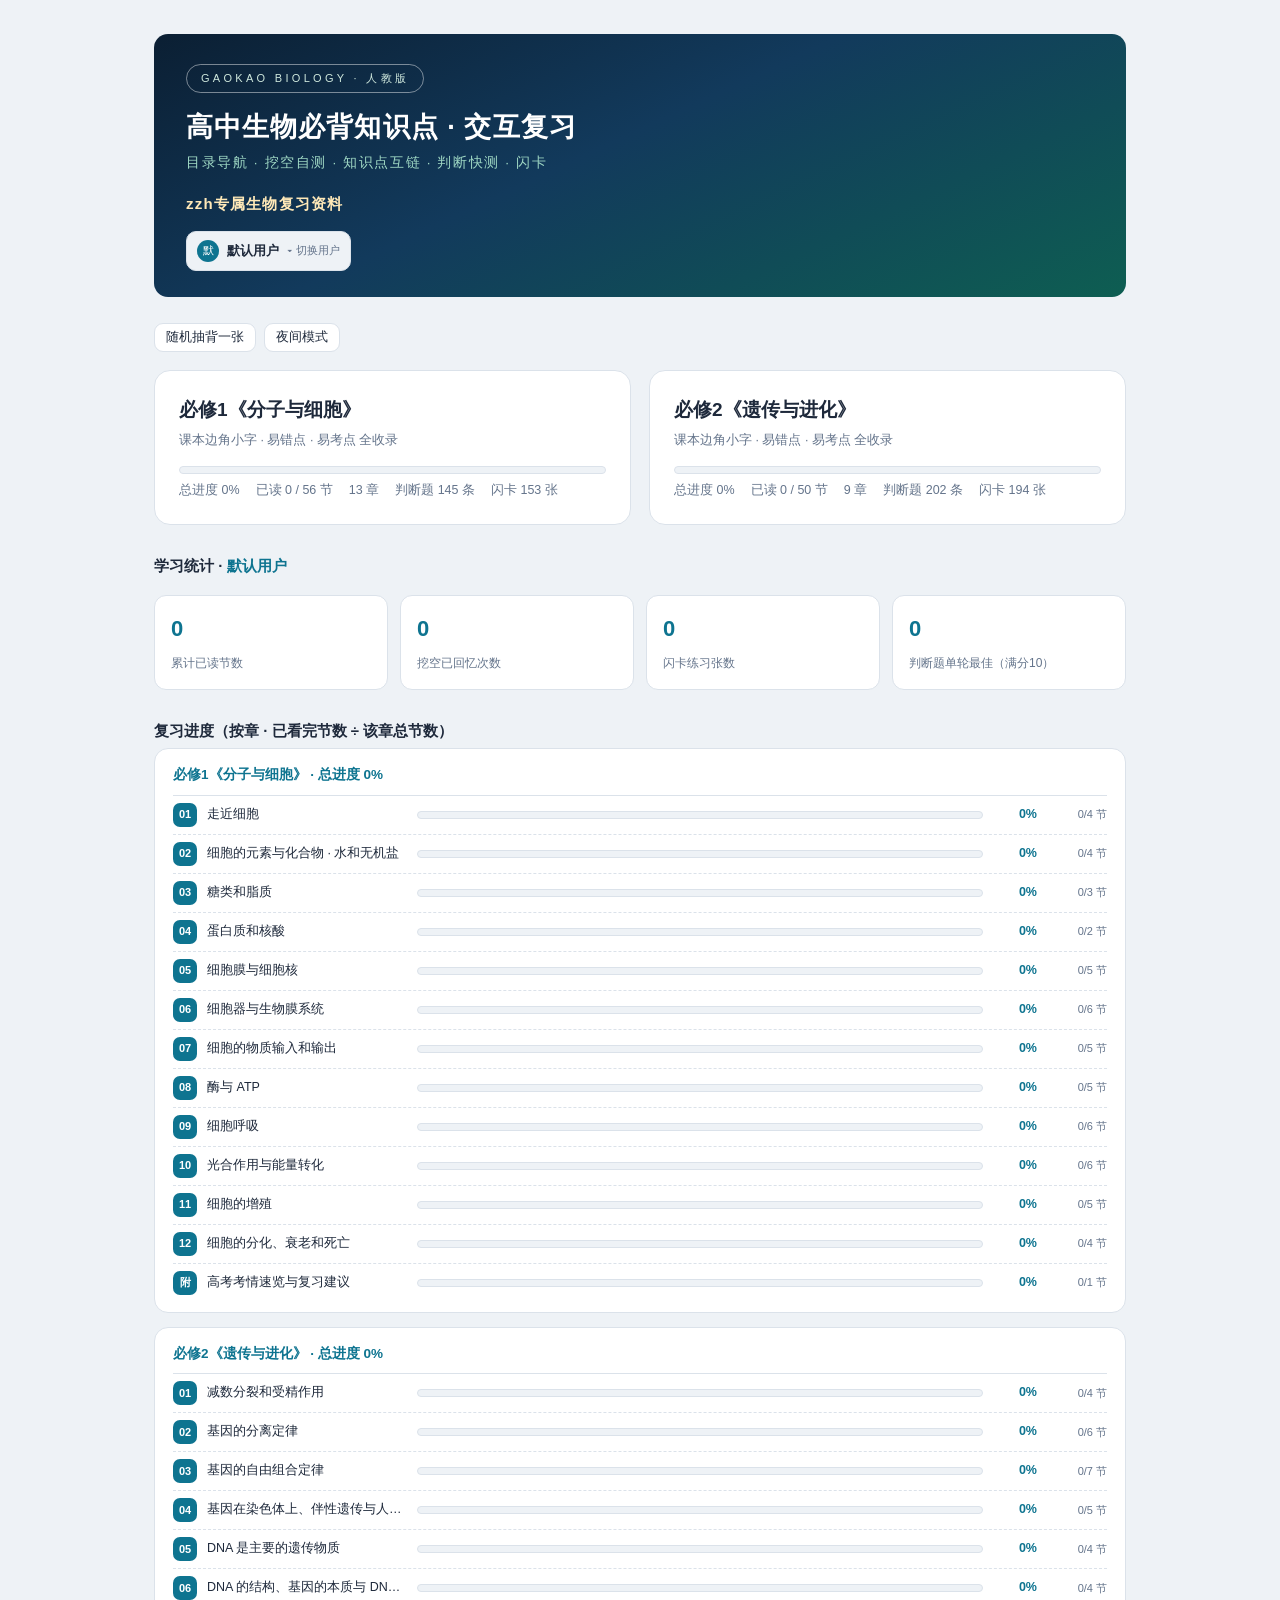
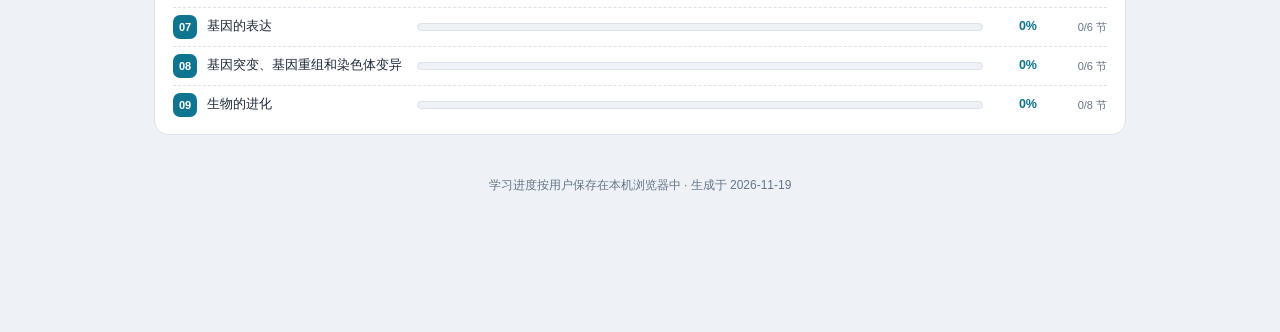
<file: web/index.html>
<!DOCTYPE html>
<html lang="zh-CN">
<head>
<meta charset="UTF-8">
<meta name="viewport" content="width=device-width,initial-scale=1">
<title>高中生物必背知识点 · 交互复习</title>
<style>/* 生物必背知识点 · 交互版  */
* { box-sizing: border-box; }
:root {
  --bg:#eef2f6; --panel:#fff; --ink:#1e293b; --mut:#64748b; --line:#dbe2ea;
  --pri:#0e7490; --pri-soft:#e0f2fe; --gold:#b45309; --kbg:#fde68a;
  --side-w:270px; --rad:10px;
  --c-warn:#e11d48; --c-note:#4f46e5; --c-exam:#0d9488; --c-exp:#9333ea;
}
html[data-theme="dark"] {
  --bg:#0a1220; --panel:#111b2e; --ink:#d9e4f2; --mut:#8ba1b9; --line:#24344d;
  --pri:#38bdf8; --pri-soft:#0c2a42; --gold:#fbbf24; --kbg:rgba(253,230,138,.22);
  --c-warn:#fb7185; --c-note:#818cf8; --c-exam:#2dd4bf; --c-exp:#c084fc;
}
html, body { margin:0; padding:0; }
body { font-family:"PingFang SC","Hiragino Sans GB","Microsoft YaHei",sans-serif;
  background:var(--bg); color:var(--ink); font-size:15px; line-height:1.75; }
button { font-family:inherit; cursor:pointer; }
a { color:var(--pri); }

/* ---------- 布局骨架 ---------- */
.app { display:flex; min-height:100vh; }
.main { flex:1; min-width:0; display:flex; flex-direction:column; }

/* ---------- 侧边栏 ---------- */
.sidebar { width:var(--side-w); flex:none; background:var(--panel); border-right:1px solid var(--line);
  display:flex; flex-direction:column; height:100vh; position:sticky; top:0; z-index:40;
  transition:margin .25s ease; }
body.side-collapsed .sidebar { margin-left:calc(-1 * var(--side-w)); }
.side-head { display:flex; align-items:center; gap:8px; padding:14px 14px 10px; }
.side-brand { font-weight:800; font-size:15px; color:var(--ink); text-decoration:none; letter-spacing:.04em; }
.side-brand small { display:block; font-weight:500; font-size:10.5px; color:var(--mut); letter-spacing:.18em; }
.side-collapse { margin-left:auto; border:1px solid var(--line); background:none; color:var(--mut);
  border-radius:8px; width:28px; height:28px; font-size:14px; line-height:1; }
.side-collapse:hover { color:var(--pri); border-color:var(--pri); }
.side-user { margin:2px 12px 8px; }
.user-chip { width:100%; display:flex; align-items:center; gap:8px; padding:8px 10px; border:1px solid var(--line);
  border-radius:10px; background:var(--bg); color:var(--ink); font-size:13px; }
.user-chip:hover { border-color:var(--pri); }
.user-chip .u-dot { width:22px; height:22px; border-radius:50%; background:var(--pri); color:#fff; font-size:11px;
  display:flex; align-items:center; justify-content:center; flex:none; }
.user-chip .u-name { flex:1; text-align:left; font-weight:600; overflow:hidden; text-overflow:ellipsis; white-space:nowrap; }
.user-chip .u-arr { color:var(--mut); font-size:11px; }
.side-search { padding:0 12px 10px; }
.side-search input { width:100%; padding:7px 10px; border:1px solid var(--line); border-radius:10px;
  background:var(--bg); color:var(--ink); font-size:13px; outline:none; }
.side-search input:focus { border-color:var(--pri); }
.toc { flex:1; overflow-y:auto; padding:4px 8px 30px; }
.toc-ch { margin-bottom:4px; }
.toc-ch-head { width:100%; display:flex; align-items:center; gap:8px; padding:7px 8px; border:0; background:none;
  border-radius:8px; color:var(--ink); font-size:13.5px; font-weight:600; text-align:left; }
.toc-ch-head:hover { background:var(--pri-soft); }
.toc-ch-head .n { flex:none; width:24px; height:24px; border-radius:7px; background:var(--ac,var(--pri)); color:#fff;
  font-size:11px; font-weight:700; display:flex; align-items:center; justify-content:center; }
.toc-ch-head .t { flex:1; min-width:0; overflow:hidden; text-overflow:ellipsis; white-space:nowrap; }
.toc-ch-head .prog { flex:none; font-size:10.5px; color:var(--mut); }
.toc-ch-head .arr { flex:none; color:var(--mut); font-size:10px; transition:transform .2s; }
.toc-ch.open .toc-ch-head .arr { transform:rotate(90deg); }
.toc-secs { display:none; padding:2px 0 4px 14px; }
.toc-ch.open .toc-secs { display:block; }
.toc-sec { display:flex; align-items:center; gap:6px; width:100%; border:0; background:none; text-align:left;
  padding:5px 8px; border-radius:8px; color:var(--mut); font-size:12.5px; }
.toc-sec:hover { color:var(--ink); background:var(--pri-soft); }
.toc-sec.active { color:var(--pri); font-weight:700; background:var(--pri-soft); }
.toc-sec .st { flex:1; min-width:0; overflow:hidden; text-overflow:ellipsis; white-space:nowrap; }
.m-dot { flex:none; width:9px; height:9px; border-radius:50%; border:1.5px solid var(--line); background:transparent; padding:0; }
.m-dot.m1 { background:#3b82f6; border-color:#3b82f6; }
.m-dot.m2 { background:#22c55e; border-color:#22c55e; }
.side-expand { position:fixed; left:0; top:50%; transform:translateY(-50%); z-index:39; border:1px solid var(--line);
  background:var(--panel); color:var(--mut); border-radius:0 10px 10px 0; padding:14px 6px; font-size:14px; display:none; }
body.side-collapsed .side-expand { display:block; }

/* ---------- 顶栏 ---------- */
.topbar { position:sticky; top:0; z-index:30; background:color-mix(in srgb, var(--panel) 88%, transparent);
  backdrop-filter:blur(8px); border-bottom:1px solid var(--line); }
.topbar-in { display:flex; align-items:center; gap:10px; padding:10px 20px; flex-wrap:wrap; }
.crumb { font-size:13px; color:var(--mut); min-width:0; flex:1; overflow:hidden; text-overflow:ellipsis; white-space:nowrap; }
.crumb b { color:var(--ink); }
.tools { display:flex; align-items:center; gap:6px; flex-wrap:wrap; }
.tbtn { border:1px solid var(--line); background:var(--panel); color:var(--ink); border-radius:9px;
  padding:5px 11px; font-size:12.5px; white-space:nowrap; }
.tbtn:hover { border-color:var(--pri); color:var(--pri); }
.tbtn.on { background:var(--pri); border-color:var(--pri); color:#fff; }
.cloze-group { display:flex; align-items:center; border:1px solid var(--line); border-radius:9px; overflow:hidden; }
.cloze-group .cg-label { padding:5px 9px; font-size:12.5px; color:var(--mut); background:var(--bg); }
.cloze-group .tbtn { border:0; border-left:1px solid var(--line); border-radius:0; }
.readbar { height:3px; background:transparent; }
/* ---------- 内容区 ---------- */
.content { max-width:920px; width:100%; margin:0 auto; padding:26px 26px 90px; }
.hero { background:linear-gradient(155deg,#0b1f33 0%,#123a5c 45%,#0e5e52 100%); color:#fff;
  border-radius:14px; padding:30px 32px 26px; margin-bottom:26px; }
.hero .h-badge { display:inline-block; font-size:11px; letter-spacing:.3em; border:1px solid rgba(255,255,255,.45);
  border-radius:99px; padding:4px 14px; color:#cfe8dd; }
.hero h1 { margin:16px 0 4px; font-size:27px; letter-spacing:.04em; line-height:1.4; }
.hero .h-sub { color:#9fd8c4; font-size:13.5px; letter-spacing:.12em; margin:0; }
.hero .h-owner { margin:16px 0 0; color:#ffe9b8; font-weight:700; font-size:15px; letter-spacing:.08em; }
.hero .h-meta { margin-top:12px; color:#a8bccb; font-size:12px; display:flex; gap:18px; flex-wrap:wrap; }

.chapter { background:var(--panel); border:1px solid var(--line); border-radius:14px;
  padding:22px 26px 24px; margin-bottom:26px; scroll-margin-top:74px; }
.ch-head { display:flex; align-items:center; gap:14px; padding-bottom:12px; border-bottom:2px solid var(--ac,var(--pri)); margin-bottom:16px; }
.ch-num { width:44px; height:44px; border-radius:12px; background:var(--ac,var(--pri)); color:#fff; flex:none;
  font-size:19px; font-weight:700; display:flex; align-items:center; justify-content:center; }
.ch-head h1 { margin:0; font-size:21px; letter-spacing:.03em; }
.ch-sub { margin:2px 0 0; font-size:12px; color:var(--mut); }
.ch-flash { border-radius:6px; animation:flashBg 1.6s ease 1; }
@keyframes flashBg { 0% { background:color-mix(in srgb, var(--ac,var(--pri)) 22%, transparent); }
  100% { background:transparent; } }

h2 { font-size:17px; color:var(--ac,var(--pri)); margin:20px 0 8px; padding-left:10px;
  border-left:4px solid var(--ac,var(--pri)); scroll-margin-top:74px; }
h3 { font-size:15px; margin:12px 0 4px; }
p { margin:6px 0; }
ul,ol { margin:6px 0; padding-left:1.6em; }
li { margin:3px 0; }
b { font-weight:600; }
sub,sup { font-size:70%; }
.k { font-weight:600; background:linear-gradient(transparent 62%, var(--kbg) 62%); padding:0 1px; border-radius:2px; }
table { border-collapse:collapse; width:100%; margin:8px 0 12px; }
th,td { border:1px solid var(--line); padding:6px 9px; vertical-align:top; font-size:13.5px; line-height:1.6; text-align:left; }
th { font-weight:600; background:var(--bg); }
.table-scroll { overflow-x:auto; }

.bx { border-radius:10px; padding:12px 15px; margin:10px 0 14px; }
.bx .bx-tag { display:inline-block; font-size:10.5px; font-weight:700; letter-spacing:.12em; color:#fff;
  border-radius:99px; padding:2px 11px 3px; margin-bottom:6px; }
.note { background:color-mix(in srgb, var(--c-note) 10%, var(--panel)); border-left:4px solid var(--c-note); }
.note .bx-tag { background:var(--c-note); }
.warn { background:color-mix(in srgb, var(--c-warn) 9%, var(--panel)); border-left:4px solid var(--c-warn); }
.warn .bx-tag { background:var(--c-warn); }
.exam { background:color-mix(in srgb, var(--c-exam) 10%, var(--panel)); border-left:4px solid var(--c-exam); }
.exam .bx-tag { background:var(--c-exam); }
.exp { background:color-mix(in srgb, var(--c-exp) 9%, var(--panel)); border-left:4px solid var(--c-exp); }
.exp .bx-tag { background:var(--c-exp); }
.fgrid { display:flex; flex-wrap:wrap; gap:8px; margin:8px 0 12px; }
.fcard { flex:1 1 260px; background:var(--bg); border:1px solid var(--line); border-radius:10px; padding:10px 12px; font-size:13px; }
.fcard b { color:var(--ac,var(--pri)); }
.fcard .fm { display:block; font-family:Menlo,monospace; font-size:12.5px; margin-top:4px; }
.flow { background:var(--bg); border:1px solid var(--line); border-radius:10px; padding:10px 14px; font-size:13.5px; margin:8px 0 12px; }
.flow b { color:var(--ac,var(--pri)); }
.recap { background:color-mix(in srgb, var(--ac,var(--pri)) 8%, var(--panel)); border:1px solid var(--ac,var(--pri));
  border-radius:12px; padding:12px 16px; margin-top:14px; }
/* ---------- 挖空 ---------- */
.k.cz { color:transparent !important; text-shadow:none; background:repeating-linear-gradient(45deg,
  color-mix(in srgb, var(--ink) 22%, transparent) 0 5px, transparent 5px 9px); border-radius:3px;
  cursor:pointer; transition:background .15s; min-width:2em; }
.k.cz:hover { background:repeating-linear-gradient(45deg,
  color-mix(in srgb, var(--pri) 40%, transparent) 0 5px, transparent 5px 9px); }
.k.cz.open { color:inherit !important; background:linear-gradient(transparent 62%, #86efac 62%); cursor:default; }
html[data-theme="dark"] .k.cz.open { background:linear-gradient(transparent 62%, rgba(134,239,172,.4) 62%); }

/* ---------- 互链 ---------- */
.xref { color:var(--pri); text-decoration:none; border-bottom:1px dashed var(--pri); cursor:pointer; padding:0 1px; }
.xref:hover { background:var(--pri-soft); border-bottom-style:solid; }
.xback { position:fixed; right:22px; bottom:22px; z-index:45; display:none; align-items:center; gap:8px;
  background:var(--pri); color:#fff; border:0; border-radius:99px; padding:10px 18px; font-size:13px; font-weight:600;
  box-shadow:0 6px 22px rgba(14,116,144,.4); max-width:46vw; }
.xback.show { display:flex; }
.xback span { overflow:hidden; text-overflow:ellipsis; white-space:nowrap; }

/* ---------- 浮动/菜单 ---------- */
.float-menu { position:fixed; z-index:60; background:var(--panel); border:1px solid var(--line); border-radius:12px;
  box-shadow:0 10px 34px rgba(2,8,20,.18); padding:6px; min-width:200px; }
.fm-item { display:flex; width:100%; border:0; background:none; color:var(--ink); text-align:left; padding:9px 12px;
  border-radius:8px; font-size:13.5px; gap:8px; align-items:center; }
.fm-item:hover { background:var(--pri-soft); }
.fm-item.cur { color:var(--pri); font-weight:700; }
.fm-item.danger { color:var(--c-warn); }
.fm-sep { height:1px; background:var(--line); margin:4px 6px; }

/* ---------- 遮罩与弹窗 ---------- */
.mask { position:fixed; inset:0; background:rgba(4,10,20,.5); z-index:70; display:none; }
.mask.show { display:block; }
.modal { position:fixed; z-index:71; left:50%; top:50%; transform:translate(-50%,-50%); width:min(680px,92vw);
  max-height:86vh; overflow:auto; background:var(--panel); border:1px solid var(--line); border-radius:16px;
  padding:22px 26px; display:none; }
.modal.show { display:block; }
.modal h3 { margin:0 0 14px; font-size:17px; display:flex; align-items:center; }
.modal .m-close { margin-left:auto; border:1px solid var(--line); background:none; color:var(--mut);
  border-radius:8px; width:28px; height:28px; font-size:13px; }
.sel-row { display:flex; gap:8px; flex-wrap:wrap; margin-bottom:14px; }
.sel-chip { border:1px solid var(--line); background:var(--bg); color:var(--ink); border-radius:99px;
  padding:5px 14px; font-size:12.5px; }
.sel-chip.on { background:var(--pri); border-color:var(--pri); color:#fff; }

/* ---------- 判断快测 ---------- */
.qz-meta { color:var(--mut); font-size:12.5px; margin-bottom:10px; }
.qz-stem { background:var(--bg); border:1px solid var(--line); border-radius:12px; padding:16px 18px;
  font-size:15px; line-height:1.8; margin-bottom:16px; }
.qz-btns { display:flex; gap:12px; }
.qz-btns button { flex:1; padding:12px; font-size:16px; font-weight:700; border-radius:12px; border:1.5px solid var(--line);
  background:var(--bg); color:var(--ink); }
.qz-btns button:hover { border-color:var(--pri); }
.qz-fb { margin-top:14px; border-radius:10px; padding:12px 14px; font-size:13.5px; line-height:1.7; display:none; }
.qz-fb.show { display:block; }
.qz-fb.ok { background:color-mix(in srgb,#22c55e 12%, var(--panel)); border:1px solid #22c55e; }
.qz-fb.no { background:color-mix(in srgb,var(--c-warn) 10%, var(--panel)); border:1px solid var(--c-warn); }
.qz-next { margin-top:14px; width:100%; padding:10px; font-size:14px; font-weight:700; border-radius:10px;
  border:0; background:var(--pri); color:#fff; display:none; }
.qz-next.show { display:block; }

/* ---------- 闪卡 ---------- */
.fc-box { perspective:1200px; margin-bottom:16px; }
.fc-card { position:relative; min-height:190px; border-radius:14px; border:1px solid var(--line); background:var(--bg);
  display:flex; align-items:center; justify-content:center; text-align:center; padding:24px 28px;
  font-size:16.5px; line-height:1.85; cursor:pointer; transition:transform .4s; transform-style:preserve-3d; }
.fc-card.flip { transform:rotateY(180deg); }
.fc-face { backface-visibility:hidden; -webkit-backface-visibility:hidden; }
/* overflow 会破坏 Chromium 对无自身 transform 元素的背面剔除，故只放在有 rotateY 的背面；翻转后直接隐藏正面兜底 */
.fc-card.flip .fc-face:not(.back) { visibility:hidden; }
.fc-face.back { position:absolute; inset:0; display:flex; align-items:center; justify-content:center;
  transform:rotateY(180deg); font-size:14px; color:var(--ink); background:var(--bg); border-radius:inherit; overflow:auto; }
.fc-term { font-weight:700; color:var(--pri); font-size:20px; }
.fc-hint { position:absolute; bottom:8px; left:0; right:0; text-align:center; color:var(--mut); font-size:11px; }
.fc-btns { display:flex; gap:12px; }
.fc-btns button { flex:1; padding:11px; font-size:14.5px; font-weight:700; border-radius:10px; border:1.5px solid var(--line); background:var(--bg); }
/* ---------- 搜索面板 ---------- */
.sp-input { width:100%; padding:11px 14px; font-size:15px; border:1.5px solid var(--pri); border-radius:12px;
  background:var(--bg); color:var(--ink); outline:none; margin-bottom:12px; }
.sp-list { max-height:52vh; overflow:auto; }
.sp-item { display:block; width:100%; text-align:left; border:0; background:none; color:var(--ink);
  padding:10px 12px; border-radius:10px; }
.sp-item:hover, .sp-item.cur { background:var(--pri-soft); }
.sp-item .sp-t { font-size:13.5px; font-weight:600; }
.sp-item .sp-c { font-size:12px; color:var(--mut); margin-top:2px; overflow:hidden; text-overflow:ellipsis;
  white-space:nowrap; }
.sp-item .sp-c mark { background:none; color:var(--gold); font-weight:700; }
.sp-empty { color:var(--mut); font-size:13px; padding:16px; text-align:center; }
kbd { border:1px solid var(--line); border-bottom-width:2px; border-radius:5px; padding:0 5px; font-size:11px; color:var(--mut); }

/* ---------- 统计 / 落地页 ---------- */
.home-wrap { max-width:1020px; margin:0 auto; padding:34px 24px 90px; }
.home-grid { display:grid; grid-template-columns:repeat(auto-fit,minmax(300px,1fr)); gap:18px; }
.book-card { background:var(--panel); border:1px solid var(--line); border-radius:16px; padding:22px 24px;
  display:block; text-decoration:none; color:var(--ink); position:relative; overflow:hidden; }
.book-card:hover { border-color:var(--pri); transform:translateY(-2px); transition:.2s; }
.book-card h2 { margin:0 0 4px; font-size:19px; border:0; padding:0; color:var(--ink); }
.book-card .bc-sub { color:var(--mut); font-size:12.5px; margin-bottom:14px; }
.book-card .bc-meta { display:flex; gap:16px; font-size:12.5px; color:var(--mut); flex-wrap:wrap; }
.bar { height:8px; border-radius:99px; background:var(--bg); border:1px solid var(--line); overflow:hidden; margin:10px 0 6px; }
.bar i { display:block; height:100%; background:linear-gradient(90deg,var(--pri),#22c55e); }
.stat-grid { display:grid; grid-template-columns:repeat(auto-fit,minmax(150px,1fr)); gap:12px; margin-top:16px; }
.stat { background:var(--panel); border:1px solid var(--line); border-radius:12px; padding:14px 16px; }
.stat b { display:block; font-size:22px; color:var(--pri); }
.stat span { font-size:12px; color:var(--mut); }

/* ---------- 每章复习进度 ---------- */
.pr-book { background:var(--panel); border:1px solid var(--line); border-radius:14px; padding:14px 18px 10px; margin-bottom:14px; }
.pr-head { font-size:13.5px; font-weight:700; color:var(--ac,var(--pri)); padding-bottom:8px; border-bottom:1px solid var(--line); }
.pr-row { display:flex; align-items:center; gap:10px; padding:7px 0; border-bottom:1px dashed var(--line); }
.pr-row:last-child { border-bottom:0; }
.pr-n { flex:none; width:24px; height:24px; border-radius:7px; background:var(--ac,var(--pri)); color:#fff;
  font-size:11px; font-weight:700; display:flex; align-items:center; justify-content:center; }
.pr-t { flex:none; width:200px; font-size:12.5px; overflow:hidden; text-overflow:ellipsis; white-space:nowrap; }
.pr-bar { flex:1; height:8px; border-radius:99px; background:var(--bg); border:1px solid var(--line); overflow:hidden; }
.pr-bar i { display:block; height:100%; background:linear-gradient(90deg,var(--pri),#22c55e); }
.pr-pct { flex:none; width:44px; text-align:right; font-size:12.5px; color:var(--pri); }
.pr-det { flex:none; width:60px; text-align:right; font-size:11px; color:var(--mut); }
@media (max-width: 640px) { .pr-t { width:120px; } .pr-det { display:none; } }

/* ---------- 响应式 ---------- */
@media (max-width: 900px) {
  .sidebar { position:fixed; left:0; top:0; box-shadow:0 0 40px rgba(2,8,20,.3); }
  body.side-collapsed .sidebar { margin-left:calc(-1 * var(--side-w) - 10px); }
  .side-collapse { display:none; }
  .side-expand { display:none !important; }
  .hamb { display:inline-block !important; }
  .content { padding:18px 14px 90px; }
  .chapter { padding:16px 16px 20px; }
  .hero { padding:22px 20px; }
}
.hamb { display:none; border:1px solid var(--line); background:var(--panel); color:var(--ink);
  border-radius:9px; padding:5px 11px; font-size:13px; }
.foot-note { text-align:center; color:var(--mut); font-size:12px; padding:26px 0 40px; }

/* ---------- 小狗彩蛋 ---------- */
.ch-end { margin:34px 0 6px; display:flex; justify-content:center; }
.dog-stage { position:relative; width:230px; height:180px; touch-action:none; -webkit-user-select:none; user-select:none; }
.dog-chain { position:absolute; inset:0; width:100%; height:100%; pointer-events:none; z-index:2; overflow:visible; }
.chain-strap { fill:none; stroke:#c54444; stroke-width:4.5; stroke-linecap:round; }
.chain-links circle { fill:none; stroke:#d8a63c; stroke-width:2.4; }
.chain-clasp { fill:#d8a63c; stroke:#a8862e; stroke-width:1; }
.chain-anchor { fill:#b98a2e; }
.chain-ring { fill:rgba(255,255,255,.15); stroke:#d8a63c; stroke-width:3.5; }
.dog-body { position:absolute; left:41px; top:16px; width:148px; height:148px; z-index:1;
  cursor:grab; }
.dog-stage.grabbing .dog-body { cursor:grabbing; }
.ch-dog { width:100%; height:100%; object-fit:cover; border-radius:50%; border:3px solid var(--line);
  box-shadow:0 10px 24px rgba(2,8,20,.12); pointer-events:none; -webkit-user-drag:none; }
.dog-hint { position:absolute; left:50%; bottom:-6px; transform:translateX(-50%); font-size:11px;
  color:var(--mut); background:var(--panel); border:1px solid var(--line); border-radius:999px;
  padding:2px 10px; white-space:nowrap; transition:opacity .4s; pointer-events:none; }
.dog-hint.off { opacity:0; }
#puppy-run { position:fixed; left:50%; top:50%; width:144px; height:144px; margin:-72px 0 0 -72px;
  z-index:998; pointer-events:none; opacity:0; transition:opacity .18s; }
#puppy-run.run { opacity:1; }
.run-sprite { width:100%; height:100%; border-radius:50%; border:4px solid #fff;
  box-shadow:0 14px 36px rgba(2,8,20,.30); background-repeat:no-repeat; background-size:200% 200%;
  will-change:background-position,transform; }
#puppy-run.run .run-sprite { animation:puppy-bob .44s ease-in-out infinite; }
@keyframes puppy-bob {
  0%,100% { transform:translateY(4px) rotate(2deg); }
  50% { transform:translateY(-6px) rotate(-2deg); } }


</style>
</head>
<body data-book="home">
<div class="home-wrap">
  <header class="hero">
    <span class="h-badge">GAOKAO BIOLOGY · 人教版</span>
    <h1>高中生物必背知识点 · 交互复习</h1>
    <p class="h-sub">目录导航 · 挖空自测 · 知识点互链 · 判断快测 · 闪卡</p>
    <p class="h-owner">zzh专属生物复习资料</p>
    <div class="h-meta" style="margin-top:14px"><button class="user-chip" id="user-chip" style="width:auto"><span class="u-dot" id="u-dot"></span><span class="u-name" id="u-name"></span><span class="u-arr">▾ 切换用户</span></button></div>
  </header>
  <div class="sel-row" style="margin-bottom:18px">
    <button class="tbtn" id="btn-dice2">随机抽背一张</button>
    <button class="tbtn" id="btn-theme2">夜间模式</button>
  </div>
  <div class="home-grid" id="home-books"></div>
  <h3 style="margin-top:28px">学习统计 · <span id="hs-user" style="color:var(--pri)"></span></h3>
  <div class="stat-grid" id="home-stats"></div>
  <h3 style="margin-top:28px">复习进度（按章 · 已看完节数 ÷ 该章总节数）</h3>
  <div id="home-prog"></div>
  <p class="foot-note">学习进度按用户保存在本机浏览器中 · 生成于 2026-11-19</p>
</div>
<div class="mask" id="mask"></div>
<div id="puppy-run"><div class="run-sprite"></div></div>
<div class="modal" id="m-quiz">
  <h3>判断快测<button class="m-close">✕</button></h3>
  <div class="sel-row" id="qz-chips"></div>
  <div class="qz-meta" id="qz-meta">点击上方章节标签开始练习，每轮 10 题</div>
  <div class="qz-stem" id="qz-stem">每题给出一个说法，判断它正确（√）还是错误（×），答完立即显示解析。</div>
  <div class="qz-btns" id="qz-btns" style="display:none"><button id="qz-yes">√ 对</button><button id="qz-no">× 错</button></div>
  <div class="qz-fb" id="qz-fb"></div>
  <button class="qz-next" id="qz-next">下一题</button>
</div>
<div class="modal" id="m-cards">
  <h3>闪卡自测<button class="m-close">✕</button></h3>
  <div class="sel-row" id="fc-chips"></div>
  <div class="qz-meta" id="fc-meta">点击上方章节标签开始</div>
  <div class="fc-box" id="fc-box"><div class="fc-card"><div class="fc-face"><div class="fc-term">正面：知识点</div><div class="fc-hint">点击卡片翻转查看解释</div></div><div class="fc-face back"><div>背面：所在条目原文</div></div></div></div>
  <div class="fc-btns" id="fc-btns" style="display:none"><button class="no" id="fc-no">没记住</button><button class="yes" id="fc-yes">记住了</button></div>
</div>
<div class="modal" id="m-search">
  <h3>搜索知识点&nbsp;<kbd>Ctrl</kbd> <kbd>K</kbd><button class="m-close">✕</button></h3>
  <input class="sp-input" id="sp-input" placeholder="输入关键词，如：秋水仙素 / 质壁分离 / 密码子">
  <div class="sp-list" id="sp-list"></div>
</div>
<div class="modal" id="m-dice">
  <h3>随机抽背<button class="m-close">✕</button></h3>
  <div class="qz-stem"><div class="fc-term" id="dice-term"></div><div id="dice-ctx" style="margin-top:10px;font-size:13.5px"></div></div>
  <button class="qz-next show" id="dice-again">换一个</button>
</div>
<button class="xback" id="xback">← <span></span></button>
<script>const HOME={"books": [{"id": "m1", "label": "必修1《分子与细胞》", "file": "m1.html", "sub": "课本边角小字 · 易错点 · 易考点 全收录", "secs": 56, "chN": 13, "chT": ["走近细胞", "细胞的元素与化合物 · 水和无机盐", "糖类和脂质", "蛋白质和核酸", "细胞膜与细胞核", "细胞器与生物膜系统", "细胞的物质输入和输出", "酶与 ATP", "细胞呼吸", "光合作用与能量转化", "细胞的增殖", "细胞的分化、衰老和死亡", "高考考情速览与复习建议"], "chNs": ["01", "02", "03", "04", "05", "06", "07", "08", "09", "10", "11", "12", "附"], "chSecs": [4, 4, 3, 2, 5, 6, 5, 5, 6, 6, 5, 4, 1], "quizN": 145, "cardN": 153}, {"id": "m2", "label": "必修2《遗传与进化》", "file": "m2.html", "sub": "课本边角小字 · 易错点 · 易考点 全收录", "secs": 50, "chN": 9, "chT": ["减数分裂和受精作用", "基因的分离定律", "基因的自由组合定律", "基因在染色体上、伴性遗传与人类遗传病", "DNA 是主要的遗传物质", "DNA 的结构、基因的本质与 DNA 复制", "基因的表达", "基因突变、基因重组和染色体变异", "生物的进化"], "chNs": ["01", "02", "03", "04", "05", "06", "07", "08", "09"], "chSecs": [4, 6, 7, 5, 4, 4, 6, 6, 8], "quizN": 202, "cardN": 194}], "quiz": [{"q": "细胞学说由施莱登和施旺共同建立，揭示了动植物体结构的统一性", "a": true, "e": "", "ch": 0}, {"q": "细胞学说在修正中前进，魏尔肖提出细胞通过分裂产生新细胞", "a": true, "e": "", "ch": 0}, {"q": "病毒是生命系统中最基本的结构层次", "a": false, "e": "最基本层次是细胞；病毒无细胞结构，不属于生命系统的结构层次", "ch": 0}, {"q": "单细胞生物依靠一个细胞就能完成各种生命活动", "a": true, "e": "", "ch": 0}, {"q": "多细胞生物的生命活动由不同的细胞密切合作完成", "a": true, "e": "", "ch": 0}, {"q": "一个池塘中所有的鲤鱼是一个种群", "a": true, "e": "同种生物的全部个体构成种群", "ch": 0}, {"q": "一片森林中所有的生物构成一个生态系统", "a": false, "e": "所有生物构成群落，加上无机环境才是生态系统", "ch": 0}, {"q": "组成细胞的元素大多以离子形式存在", "a": false, "e": "大多以化合物形式存在；无机盐大多以离子形式存在", "ch": 1}, {"q": "C是构成细胞的最基本元素", "a": true, "e": "碳链是生物大分子的骨架", "ch": 1}, {"q": "活细胞中含量最多的化合物是蛋白质", "a": false, "e": "是水；含量最多的有机化合物才是蛋白质", "ch": 1}, {"q": "斐林试剂检测还原糖需要水浴加热才能出现砖红色沉淀", "a": true, "e": "甲乙液等量混合后加入，50~65℃水浴加热", "ch": 1}, {"q": "用双缩脲试剂检测蛋白质时需要加热", "a": false, "e": "先加A液造成碱性环境，再加B液，不加热即出现紫色", "ch": 1}, {"q": "自由水是细胞内的良好溶剂，参与运输营养物质和代谢废物", "a": true, "e": "", "ch": 1}, {"q": "结合水是细胞结构的重要组成成分", "a": true, "e": "", "ch": 1}, {"q": "冬季自由水与结合水的比值下降，细胞代谢减弱、抗逆性增强", "a": true, "e": "", "ch": 1}, {"q": "Mg是血红蛋白的组成成分，Fe是叶绿素的组成成分", "a": false, "e": "相反：Fe是血红蛋白的组成成分，Mg是叶绿素的组成成分", "ch": 1}, {"q": "细胞中大多数无机盐以离子形式存在", "a": true, "e": "", "ch": 1}, {"q": "成人缺碘会导致地方性甲状腺肿", "a": true, "e": "碘是合成甲状腺激素的原料", "ch": 1}, {"q": "糖类是细胞的主要能源物质，脂肪是良好的储能物质", "a": true, "e": "", "ch": 2}, {"q": "蔗糖、麦芽糖、乳糖都是还原糖", "a": false, "e": "蔗糖是非还原糖，不能与斐林试剂反应", "ch": 2}, {"q": "淀粉、糖原、纤维素的基本单位都是葡萄糖", "a": true, "e": "", "ch": 2}, {"q": "纤维素可以为人体提供能量", "a": false, "e": "人体不能消化吸收纤维素，但能促进肠道蠕动", "ch": 2}, {"q": "几丁质可用于制作食品包装纸和人造皮肤", "a": true, "e": "还存在于甲壳类动物、昆虫的外骨骼和真菌的细胞壁中", "ch": 2}, {"q": "磷脂是构成细胞膜的重要成分，也是构成多种细胞器膜的重要成分", "a": true, "e": "", "ch": 2}, {"q": "性激素和维生素D都属于脂质中的固醇类物质", "a": true, "e": "维生素D能促进肠道对钙磷的吸收", "ch": 2}, {"q": "胆固醇对人体有害无益", "a": false, "e": "胆固醇还参与构成动物细胞膜，过多才会堵塞血管", "ch": 2}, {"q": "等质量的脂肪比糖类含有更多能量", "a": true, "e": "脂肪分子中H的比例高、O的比例低", "ch": 2}, {"q": "糖类供应充足时可大量转化为脂肪，但脂肪不能大量转化为糖类", "a": true, "e": "", "ch": 2}, {"q": "组成人体蛋白质的氨基酸有21种，其中必需氨基酸成人有8种", "a": true, "e": "必需氨基酸是人体细胞不能合成的氨基酸", "ch": 3}, {"q": "每个氨基酸都至少含有一个氨基和一个羧基，且连在同一个碳原子上", "a": true, "e": "该碳原子还连接H和侧链基团R", "ch": 3}, {"q": "肽键数等于氨基酸数减去肽链数", "a": true, "e": "失水数与肽键数相等", "ch": 3}, {"q": "变性后的蛋白质不能与双缩脲试剂反应", "a": false, "e": "变性只是空间结构被破坏，肽键未断裂，仍呈紫色反应", "ch": 3}, {"q": "熟鸡蛋更容易消化，是因为高温使蛋白质空间结构变得伸展、松散", "a": true, "e": "也更容易被蛋白酶水解", "ch": 3}, {"q": "蛋白质变性是因为高温使肽键断裂", "a": false, "e": "是空间结构被破坏，肽键没有断裂", "ch": 3}, {"q": "核酸是遗传信息的携带者，是一切生物的遗传物质", "a": true, "e": "细胞生物的遗传物质是DNA，RNA病毒的遗传物质是RNA", "ch": 3}, {"q": "DNA彻底水解的产物是4种脱氧核苷酸", "a": false, "e": "初步水解产物是脱氧核苷酸；彻底水解产物是磷酸、脱氧核糖和4种含氮碱基", "ch": 3}, {"q": "DNA与RNA在化学组成上的区别是五碳糖和碱基不同", "a": true, "e": "DNA特有脱氧核糖和T，RNA特有核糖和U", "ch": 3}, {"q": "细胞生物的遗传物质都是DNA", "a": true, "e": "", "ch": 3}, {"q": "生物大分子以碳链为基本骨架", "a": true, "e": "", "ch": 3}, {"q": "细胞膜功能的复杂程度主要取决于磷脂的含量", "a": false, "e": "取决于蛋白质的种类和数量", "ch": 4}, {"q": "人鼠细胞融合实验证明了细胞膜具有流动性", "a": true, "e": "荧光标记的膜蛋白在融合后均匀分布", "ch": 4}, {"q": "磷脂双分子层构成膜的基本支架，蛋白质分子都镶在其表面", "a": false, "e": "蛋白质有的镶在表面，有的部分或全部嵌入，有的贯穿整个双分子层", "ch": 4}, {"q": "内质网膜、高尔基体膜与细胞膜的成分和结构相似", "a": true, "e": "都以磷脂双分子层为基本支架", "ch": 4}, {"q": "核孔是DNA、RNA和蛋白质自由进出的通道", "a": false, "e": "核孔具有选择性，DNA不能通过核孔", "ch": 4}, {"q": "蛋白质合成旺盛的细胞中，核仁较大、核孔数量较多", "a": true, "e": "", "ch": 4}, {"q": "哺乳动物成熟的红细胞没有细胞核和众多细胞器", "a": true, "e": "是制备细胞膜的良好材料", "ch": 4}, {"q": "细胞核是细胞代谢和遗传的控制中心，因为DNA主要分布在细胞核中", "a": true, "e": "", "ch": 4}, {"q": "染色质主要由DNA和蛋白质组成", "a": true, "e": "DNA是遗传信息的载体", "ch": 4}, {"q": "线粒体是有氧呼吸的主要场所，被称为细胞的动力车间", "a": true, "e": "", "ch": 5}, {"q": "叶绿体是绿色植物进行光合作用的细胞器", "a": true, "e": "", "ch": 5}, {"q": "内质网增大细胞内的膜面积，是蛋白质合成加工以及脂质合成的车间", "a": true, "e": "", "ch": 5}, {"q": "核糖体是合成蛋白质的机器，中心体与细胞的有丝分裂有关", "a": true, "e": "", "ch": 5}, {"q": "溶酶体能分解衰老的细胞器，吞噬并杀死侵入细胞的病毒或病菌", "a": true, "e": "内含多种水解酶", "ch": 5}, {"q": "所有细胞器都具有膜结构", "a": false, "e": "核糖体、中心体没有膜结构", "ch": 5}, {"q": "分离各种细胞器常用差速离心法", "a": true, "e": "", "ch": 5}, {"q": "高尔基体在植物细胞中与细胞壁的形成有关", "a": true, "e": "在动物细胞中与细胞分泌物的加工包装有关", "ch": 5}, {"q": "可用藓类小叶或黑藻叶片观察叶绿体", "a": true, "e": "材料薄且含叶绿体，可直接制片观察", "ch": 5}, {"q": "渗透作用发生的条件是具有半透膜且膜两侧溶液有浓度差", "a": true, "e": "", "ch": 6}, {"q": "原生质层包括细胞膜、液泡膜以及两层膜之间的细胞质", "a": true, "e": "相当于一层半透膜", "ch": 6}, {"q": "质壁分离的内因是原生质层的伸缩性大于细胞壁的伸缩性", "a": true, "e": "", "ch": 6}, {"q": "发生质壁分离时，细胞壁与细胞膜之间充满的是细胞液", "a": false, "e": "细胞壁是全透性的，其间充满外界溶液", "ch": 6}, {"q": "0.3 g/mL的蔗糖溶液能使洋葱鳞片叶外表皮细胞发生质壁分离", "a": true, "e": "", "ch": 6}, {"q": "KNO₃溶液中的细胞发生质壁分离后会自动复原", "a": true, "e": "K⁺和NO₃⁻通过主动运输进入细胞，细胞液浓度逐渐升高", "ch": 6}, {"q": "自由扩散不需要载体蛋白和能量，协助扩散需要载体蛋白但不消耗能量", "a": true, "e": "都属于被动运输", "ch": 6}, {"q": "主动运输既能逆浓度梯度运输，也需要载体蛋白并消耗能量", "a": true, "e": "", "ch": 6}, {"q": "胞吞和胞吐不需要消耗能量", "a": false, "e": "需要消耗能量，但不需要转运蛋白", "ch": 6}, {"q": "细胞膜的选择透过性主要由磷脂双分子层决定", "a": false, "e": "主要取决于膜上转运蛋白的种类和数量", "ch": 6}, {"q": "酶都是蛋白质，无一例外", "a": false, "e": "绝大多数酶是蛋白质，少数酶是RNA", "ch": 7}, {"q": "酶通过为反应提供能量来提高化学反应速率", "a": false, "e": "酶不提供能量，其作用是降低化学反应的活化能", "ch": 7}, {"q": "所有的酶都是在核糖体上合成的", "a": false, "e": "蛋白质类酶在核糖体上合成，RNA类酶不是", "ch": 7}, {"q": "酶制品应在低温下保存，因为低温不破坏酶的空间结构", "a": true, "e": "温度升高时活性可恢复", "ch": 7}, {"q": "过酸、过碱或高温都会使酶的空间结构破坏而失活", "a": true, "e": "这种失活通常是不可逆的", "ch": 7}, {"q": "一种酶只能催化一种或一类化学反应", "a": true, "e": "体现酶的专一性", "ch": 7}, {"q": "ATP中的A代表腺嘌呤", "a": false, "e": "A代表腺苷，由腺嘌呤和核糖组成", "ch": 7}, {"q": "ATP是细胞生命活动的直接能源物质", "a": true, "e": "糖类等是主要能源物质，需转化为ATP后才能被直接利用", "ch": 7}, {"q": "ATP与ADP的相互转化时刻不停地发生并处于动态平衡之中", "a": true, "e": "", "ch": 7}, {"q": "人的成熟红细胞产生ATP的场所只有细胞质基质", "a": true, "e": "成熟红细胞无线粒体，只能进行无氧呼吸", "ch": 7}, {"q": "有氧呼吸第二阶段需要水参与并释放二氧化碳", "a": true, "e": "场所是线粒体基质", "ch": 8}, {"q": "有氧呼吸产生的[H]与光合作用产生的[H]是同一种物质", "a": false, "e": "呼吸作用为NADH，光合作用为NADPH", "ch": 8}, {"q": "有氧呼吸中水的消耗发生在第二阶段，水的生成发生在第三阶段", "a": true, "e": "第三阶段[H]与O₂结合生成水并释放大量能量", "ch": 8}, {"q": "无氧呼吸只在第一阶段释放少量能量并合成少量ATP", "a": true, "e": "第二阶段不释放能量", "ch": 8}, {"q": "乳酸菌无氧呼吸产生乳酸的同时也产生二氧化碳", "a": false, "e": "产生乳酸型无氧呼吸不释放CO₂", "ch": 8}, {"q": "酵母菌在有氧和无氧条件下都能产生酒精", "a": false, "e": "只有无氧呼吸（酒精发酵）才产生酒精", "ch": 8}, {"q": "粮食储藏要求低温、低氧、干燥，水果储藏要求低温、低氧并保持一定湿度", "a": true, "e": "都是为了降低呼吸作用、减少有机物消耗", "ch": 8}, {"q": "酸性重铬酸钾溶液与酒精反应会变成灰绿色", "a": true, "e": "可用于检测酒精的产生", "ch": 8}, {"q": "叶绿素a和叶绿素b主要吸收红光和蓝紫光，胡萝卜素和叶黄素主要吸收蓝紫光", "a": true, "e": "", "ch": 9}, {"q": "纸层析法分离色素时，在滤纸条上扩散速度最快的是叶绿素a", "a": false, "e": "最快的是胡萝卜素，位于滤纸条最上端", "ch": 9}, {"q": "研磨叶片时加入CaCO₃是为了防止色素被破坏", "a": true, "e": "SiO₂使研磨充分，无水乙醇溶解色素", "ch": 9}, {"q": "光反应产生的[H]和ATP用于暗反应中C₃的还原", "a": true, "e": "", "ch": 9}, {"q": "CO₂的固定需要光反应提供[H]和ATP", "a": false, "e": "固定阶段是CO₂与C₅结合生成2个C₃，不需要[H]和ATP", "ch": 9}, {"q": "类囊体薄膜是光反应的场所，叶绿体基质是暗反应的场所", "a": true, "e": "", "ch": 9}, {"q": "突然停止光照，叶肉细胞中C₃含量上升、C₅含量下降", "a": true, "e": "[H]和ATP减少，C₃还原受阻，CO₂固定仍在进行", "ch": 9}, {"q": "突然降低环境中的CO₂浓度，细胞中C₃减少、C₅增多", "a": true, "e": "", "ch": 9}, {"q": "连续分裂的细胞才具有细胞周期", "a": true, "e": "分裂间期占细胞周期的90%~95%", "ch": 10}, {"q": "DNA复制完成后染色体数目也加倍", "a": false, "e": "DNA数加倍，染色体数不变，形成姐妹染色单体", "ch": 10}, {"q": "有丝分裂中期染色体形态稳定、数目清晰，是观察染色体的最佳时期", "a": true, "e": "", "ch": 10}, {"q": "有丝分裂后期着丝粒分裂，染色体数目加倍而DNA数目不变", "a": true, "e": "", "ch": 10}, {"q": "染色体和染色质是同一物质在细胞不同时期的两种存在状态", "a": true, "e": "主要成分都是DNA和蛋白质", "ch": 10}, {"q": "植物细胞有丝分裂末期在赤道板位置出现细胞板并扩展形成细胞壁", "a": true, "e": "动物细胞是细胞膜从中部向内凹陷缢裂", "ch": 10}, {"q": "观察根尖分生区组织细胞的有丝分裂，解离后细胞已经死亡", "a": true, "e": "解离液（盐酸+酒精）杀死并固定细胞，故看不到动态变化过程", "ch": 10}, {"q": "解离的目的是使组织中的细胞相互分离开来", "a": true, "e": "之后需漂洗、染色、制片", "ch": 10}, {"q": "根尖分生区细胞的特点是呈正方形、排列紧密，有的细胞正在分裂", "a": true, "e": "", "ch": 10}, {"q": "细胞分化的实质是遗传物质的改变", "a": false, "e": "遗传物质不变，实质是基因的选择性表达", "ch": 11}, {"q": "细胞分化具有持久性、稳定性和不可逆性", "a": true, "e": "", "ch": 11}, {"q": "已分化的动物体细胞的细胞核具有全能性", "a": true, "e": "克隆羊多莉的诞生证明这一点", "ch": 11}, {"q": "胡萝卜韧皮部细胞经组织培养发育成完整植株，体现了细胞的全能性", "a": true, "e": "", "ch": 11}, {"q": "细胞衰老时，细胞内水分减少、体积变小，但细胞核体积增大", "a": true, "e": "核膜内折、染色质收缩", "ch": 11}, {"q": "自由基攻击DNA和蛋白质可能导致细胞衰老", "a": true, "e": "端粒DNA随分裂逐渐缩短也是衰老的原因之一", "ch": 11}, {"q": "细胞凋亡是由基因决定的细胞自动结束生命的过程", "a": true, "e": "又称细胞编程性死亡", "ch": 11}, {"q": "蝌蚪尾部的消失属于细胞坏死", "a": false, "e": "属于细胞凋亡，由基因控制，对生物体有利", "ch": 11}, {"q": "多细胞生物个体衰老的过程是组成个体的细胞普遍衰老的过程", "a": true, "e": "", "ch": 11}, {"q": "癌细胞膜表面的糖蛋白减少，容易在体内扩散和转移", "a": true, "e": "", "ch": 11}, {"q": "原癌基因主要负责调节细胞周期，抑癌基因主要是阻止细胞不正常的增殖", "a": true, "e": "", "ch": 11}, {"q": "动植物以细胞代谢为基础的生理活动，说明细胞是生命活动的基本单位", "a": true, "e": "细胞学说及现代生物学的结论", "ch": 0}, {"q": "用水浸泡的植物种子萌发率升高，原因是结合水含量升高", "a": false, "e": "自由水增多、代谢增强，萌发率才升高", "ch": 1}, {"q": "糖类均由C、H、O三种元素组成", "a": false, "e": "几丁质还含有N元素", "ch": 2}, {"q": "脂肪代谢的最终产物是甘油和脂肪酸", "a": false, "e": "彻底氧化分解的最终产物是CO₂和H₂O；甘油和脂肪酸只是消化产物", "ch": 2}, {"q": "胆固醇在植物细胞膜中起重要作用", "a": false, "e": "胆固醇是动物细胞膜的重要成分", "ch": 2}, {"q": "机体供能的顺序是糖类→脂肪→蛋白质", "a": true, "e": "蛋白质在糖类、脂肪供能不足时才大量分解供能", "ch": 2}, {"q": "淀粉遇碘液一定变蓝黑色", "a": false, "e": "糯性水稻含支链淀粉，遇碘呈橙红色（教材P8）", "ch": 2}, {"q": "可用碘液区分糯性和非糯性水稻籽粒", "a": true, "e": "糯性呈橙红色，非糯性呈蓝黑色", "ch": 2}, {"q": "细胞核内外的所有物质都要通过核孔进出", "a": false, "e": "DNA不能通过核孔；小分子物质也可通过核膜进出", "ch": 4}, {"q": "糖被包括糖蛋白和糖脂", "a": false, "e": "教材P45：细胞膜外表面的糖类分子叫做糖被", "ch": 4}, {"q": "糖脂由糖类和脂肪组成", "a": false, "e": "糖脂是糖类与脂质结合形成的", "ch": 4}, {"q": "提取细胞内的脂质铺展成单分子层，面积恰为细胞表面积的2倍，即可证明磷脂双分子层", "a": false, "e": "材料应是哺乳动物成熟红细胞（无细胞器膜和核膜干扰）", "ch": 4}, {"q": "伞藻的核移植实验说明生物体形态结构的建成与细胞核有关", "a": true, "e": "嫁接与核移植实验共同证明细胞核的功能", "ch": 4}, {"q": "分泌蛋白的合成起始于附着在内质网上的核糖体", "a": false, "e": "起始于游离核糖体，合成信号肽后再被引导至内质网继续合成加工", "ch": 5}, {"q": "观察菠菜叶表皮细胞，可借助高倍显微镜观察叶绿体的形态和分布", "a": false, "e": "叶表皮细胞不含叶绿体，应选稍带叶肉的下表皮", "ch": 5}, {"q": "细胞壁的保护和支持作用与细胞骨架有关", "a": false, "e": "细胞骨架是细胞内的蛋白质纤维网架，与细胞壁无关", "ch": 5}, {"q": "蛋白质、多糖等大分子进出细胞依靠转运蛋白", "a": false, "e": "大分子通过胞吞、胞吐进出，不需要转运蛋白", "ch": 6}, {"q": "胞吞过程不需要细胞膜上蛋白质的参与", "a": false, "e": "需要膜蛋白（如受体）参与，但不需要转运蛋白", "ch": 6}, {"q": "各种植物的酶的最适温度都相同", "a": false, "e": "不同植物的酶最适温度不同（不同酶也不同）", "ch": 7}, {"q": "储存苹果需要低温无氧的条件", "a": false, "e": "应为低温、低氧（无氧呼吸会积累酒精损害品质）", "ch": 8}, {"q": "探究无氧呼吸时，封口后可立即连通澄清石灰水观察浑浊", "a": false, "e": "应先放置一段时间，让装置内的空气排尽再连通", "ch": 8}, {"q": "探究酵母菌呼吸方式时，可直接向发酵装置中加入酸性重铬酸钾检测酒精", "a": false, "e": "应先取样再检测，否则会破坏装置内环境，影响后续实验", "ch": 8}, {"q": "叶绿素a和叶绿素b都能吸收、传递和转化光能", "a": false, "e": "只有少数处于特殊状态的叶绿素a能转化光能", "ch": 9}, {"q": "希尔反应的结果说明光合作用产生的氧气中的氧元素全部来自水", "a": false, "e": "鲁宾和卡门的同位素标记实验才证明了氧元素来源于水", "ch": 9}, {"q": "希尔实验证明水的光解和糖的合成不是同一个化学反应", "a": true, "e": "离体叶绿体光解水放氧但不合成糖", "ch": 9}, {"q": "有丝分裂后期着丝粒的分裂是纺锤丝牵引的结果", "a": false, "e": "低温诱导时不形成纺锤体，染色体也会加倍，说明着丝粒分裂不是纺锤丝牵引的结果", "ch": 10}, {"q": "观察细胞有丝分裂的实验中，能看到细胞分裂的连续过程", "a": false, "e": "解离后细胞已死亡并固定，只能看到某一时期的图像", "ch": 10}, {"q": "判断细胞分裂时期可依据细胞大小、染色体形态、位置和数目", "a": true, "e": "染色体形态、数目和位置是主要依据", "ch": 10}, {"q": "秀丽隐杆线虫在细胞凋亡研究中起了重要作用", "a": true, "e": "其发育过程中细胞数目固定，便于追踪凋亡过程", "ch": 11}, {"q": "细胞衰老时，端粒DNA序列在每次分裂后逐渐缩短，使细胞活动渐趋异常", "a": true, "e": "端粒学说的核心内容", "ch": 11}, {"q": "RNA聚合酶基因是否表达，可作为判断细胞分化的依据", "a": false, "e": "几乎所有细胞都要表达RNA聚合酶，该基因不是选择性表达的基因", "ch": 11}, {"q": "细胞可通过自噬清除入侵的细菌和病毒", "a": true, "e": "细胞自噬还有分解衰老细胞器、提供原料和能量等作用", "ch": 11}, {"q": "减数分裂和受精作用保证了每种生物前后代染色体数目的恒定", "a": true, "e": "减数分裂使染色体减半，受精作用使其恢复", "ch": 0}, {"q": "1个精原细胞经减数分裂可产生4种精子", "a": false, "e": "正常产生2种4个；发生互换时才可能产生4种4个", "ch": 0}, {"q": "一个精原细胞产生的4个精子可能有3种类型", "a": true, "e": "若减数分裂过程中发生基因突变，可能产生3种类型", "ch": 0}, {"q": "一个卵原细胞无论是否发生互换都只能产生1种卵细胞", "a": true, "e": "卵原细胞减数分裂只产生1个卵细胞和3个极体", "ch": 0}, {"q": "一个生物体只能产生2种精子，最多能产生4种", "a": false, "e": "一个生物体不考虑互换可产生2ⁿ种配子（n为同源染色体对数）", "ch": 0}, {"q": "孟德尔说的一对遗传因子就是一对同源染色体上的等位基因", "a": true, "e": "孟德尔时代的“遗传因子”后被证实为染色体上的基因", "ch": 0}, {"q": "不同对的遗传因子就是指非同源染色体上的非等位基因", "a": true, "e": "这是遗传因子与染色体行为相对应的体现", "ch": 0}, {"q": "精细胞变形为精子的过程中，大部分细胞器随细胞质丢失", "a": false, "e": "线粒体全部保留，集中到尾部为精子运动供能", "ch": 0}, {"q": "减数分裂过程中发生均等分裂的细胞可能是次级精母细胞，也可能是第一极体", "a": true, "e": "初级精母细胞和第一极体均等分裂；次级卵母细胞不均等分裂", "ch": 0}, {"q": "受精作用的实质是精子的细胞核与卵细胞的细胞核融合", "a": true, "e": "核融合是受精作用的实质", "ch": 0}, {"q": "染色体数目减半发生在减数分裂Ⅱ完成时", "a": false, "e": "发生在减数分裂Ⅰ完成时（同源染色体分离）", "ch": 0}, {"q": "DNA数目减半发生在减数分裂Ⅰ完成时和减数分裂Ⅱ完成时", "a": true, "e": "DNA在减Ⅰ和减Ⅱ结束时各减半一次", "ch": 0}, {"q": "21三体综合征可能由减Ⅱ后期两条子染色体移向同一极引起", "a": true, "e": "也可能由减Ⅰ后期同源染色体未分离引起", "ch": 0}, {"q": "XYY综合征是由减Ⅰ后期同源染色体未分离引起的", "a": false, "e": "是减Ⅱ后期复制的两条Y染色体移向同一极引起的", "ch": 0}, {"q": "有性生殖产生的后代具有更大的变异性和生活力，根本原因是基因重组", "a": true, "e": "基因重组使配子种类多样化，产生基因组合多样的子代", "ch": 0}, {"q": "减数分裂Ⅱ后期着丝粒分裂，染色体数目暂时加倍", "a": true, "e": "减Ⅱ后期无同源染色体，着丝粒分裂使染色体数目暂时加倍", "ch": 0}, {"q": "减Ⅰ后期一对同源染色体未分离，形成的4个配子染色体数目全部异常", "a": true, "e": "同源染色体移向一极，两个次级性母细胞都异常", "ch": 0}, {"q": "减Ⅱ后期着丝粒分裂后染色单体未移向两极，形成的4个配子同样全部异常", "a": false, "e": "只有一半（2个）配子异常，另2个正常", "ch": 0}, {"q": "豌豆自花传粉、闭花受粉，自然状态下一般都是纯种", "a": true, "e": "这是豌豆作为遗传学实验材料的优点之一", "ch": 1}, {"q": "人工异花传粉时，去雄要除去母本未成熟花的全部雄蕊", "a": true, "e": "去雄应在花蕾期进行，防止自花传粉", "ch": 1}, {"q": "对豌豆父本要先去除未成熟花的全部雄蕊，再采集父本的花粉", "a": false, "e": "去雄的对象是母本，不是父本", "ch": 1}, {"q": "Dd×Dd的后代中，高茎个体的基因型杂合子占2/3", "a": true, "e": "高茎中DD:Dd=1:2", "ch": 1}, {"q": "测交后代显性类型与隐性类型的比为3:1", "a": false, "e": "杂合子测交后代显隐比为1:1", "ch": 1}, {"q": "测交可以检测被测个体产生配子的种类及比例", "a": true, "e": "测交后代的表现型种类及比例反映被测个体配子的情况", "ch": 1}, {"q": "检测植物被测个体的基因型，最简单的方法是测交", "a": false, "e": "植物最简单的方法是自交，动物常用测交", "ch": 1}, {"q": "一对相对性状的正反交结果相同，说明控制该性状的基因位于常染色体上", "a": true, "e": "若位于X染色体上，正反交结果一般不同", "ch": 1}, {"q": "自交可以判断显隐性，也可以提高纯合度", "a": true, "e": "连续自交可使杂合子比例不断降低", "ch": 1}, {"q": "性状分离比的模拟实验可用绿豆和黄豆代替两种彩球", "a": false, "e": "绿豆和黄豆大小不同，会影响随机抓取，不能代替", "ch": 1}, {"q": "淀粉含量过高会使豌豆籽粒失水皱缩", "a": false, "e": "淀粉具有保留水分的作用；淀粉含量高的圆粒豌豆不失水", "ch": 1}, {"q": "基因型是性状表现的内在因素，表型是基因型的表现形式", "a": true, "e": "表型=基因型+环境", "ch": 1}, {"q": "表型相同，基因型一定相同", "a": false, "e": "如高茎可能是DD也可能是Dd", "ch": 1}, {"q": "基因型相同，表型也一定相同", "a": false, "e": "表型还受环境的影响", "ch": 1}, {"q": "分离定律的实质是等位基因随同源染色体的分开而分离", "a": true, "e": "发生在形成配子时", "ch": 1}, {"q": "两对相对性状杂交实验的F2出现9:3:3:1，该比例属于演绎推理", "a": false, "e": "属于提出问题（实验现象）", "ch": 2}, {"q": "F1产生YR、Yr、yR、yr四种配子且比例为1:1:1:1，属于提出假说", "a": true, "e": "配子的产生及比例是假说的内容", "ch": 2}, {"q": "测交预测出现四种表型且比例为1:1:1:1，属于演绎推理", "a": true, "e": "依据假说进行推理预测属于演绎推理", "ch": 2}, {"q": "AaBb测交后代四种表现型的比例为9:3:3:1", "a": false, "e": "测交后代四种表型比例为1:1:1:1", "ch": 2}, {"q": "自由组合定律的实质是等位基因分离的同时，非等位基因自由组合", "a": false, "e": "必须限定“同源染色体上的等位基因”“非同源染色体上的非等位基因”", "ch": 2}, {"q": "非同源染色体上的非等位基因自由组合发生在减数分裂Ⅰ后期", "a": true, "e": "随同源染色体分离的同时发生自由组合", "ch": 2}, {"q": "不考虑互换，含n对同源染色体的个体经减数分裂可产生2ⁿ种配子", "a": true, "e": "非同源染色体自由组合的结果", "ch": 2}, {"q": "非同源染色体数量越多，非等位基因组合的种类也越多", "a": true, "e": "组合种类数随非同源染色体对数增多而增多", "ch": 2}, {"q": "自由组合定律以分离定律为基础", "a": true, "e": "同源染色体上等位基因分离的同时，非同源染色体上的非等位基因才自由组合", "ch": 2}, {"q": "分离定律和自由组合定律都发生在形成配子的过程中", "a": true, "e": "两定律都发生在减数分裂形成配子时", "ch": 2}, {"q": "原核生物的遗传也遵循分离定律和自由组合定律", "a": false, "e": "两定律只适用于真核生物、有性生殖、细胞核遗传", "ch": 2}, {"q": "真核生物的细胞质基因遗传也遵循自由组合定律", "a": false, "e": "细胞质遗传不遵循孟德尔遗传定律", "ch": 2}, {"q": "分离定律可用于分析两对等位基因的遗传", "a": true, "e": "每对等位基因分别遵循分离定律，可逐对分析后再组合", "ch": 2}, {"q": "AaBb自交后代出现4种表现型且比例为9:3:3:1，则两对基因位于两对同源染色体上", "a": true, "e": "9:3:3:1是非同源染色体上非等位基因自由组合的结果", "ch": 2}, {"q": "萨顿用假说-演绎法提出了基因在染色体上的假说", "a": false, "e": "萨顿用的是类比推理法", "ch": 3}, {"q": "摩尔根用假说-演绎法证明了基因在染色体上", "a": true, "e": "以果蝇为材料完成了该验证", "ch": 3}, {"q": "摩尔根的核心假说是控制白眼的基因在X染色体上", "a": true, "e": "Y染色体上不含有它的等位基因", "ch": 3}, {"q": "性染色体上所有基因都与性别决定有关", "a": false, "e": "如色盲基因与性别决定（形成）无关", "ch": 3}, {"q": "性染色体上的基因在遗传上总是和性别相关联", "a": true, "e": "这是伴性遗传的定义", "ch": 3}, {"q": "有性染色体决定性别的生物，只有生殖细胞才有性染色体", "a": false, "e": "体细胞中也含有性染色体（成对存在）", "ch": 3}, {"q": "伴X显性遗传病的特点是代代都有患者", "a": true, "e": "伴X显性遗传表现为连续遗传，女患者多于男患者", "ch": 3}, {"q": "人的性别决定为XY型，鸡的性别决定为ZW型，ZW为雄性", "a": false, "e": "鸡的ZZ为雄性，ZW为雌性", "ch": 3}, {"q": "无中生有为隐性，隐性遗传看女病，父子正常则为常染色体遗传", "a": true, "e": "系谱图判断口诀", "ch": 3}, {"q": "有中生无为显性，显性遗传看男病，母女正常则为常染色体遗传", "a": true, "e": "系谱图判断口诀", "ch": 3}, {"q": "红绿色盲是伴X染色体隐性遗传病", "a": true, "e": "男患者多于女患者，表现为交叉遗传", "ch": 3}, {"q": "抗维生素D佝偻病是常染色体显性遗传病", "a": false, "e": "是伴X染色体显性遗传病", "ch": 3}, {"q": "调查遗传病的发病率应在患者家系中随机抽样调查", "a": false, "e": "调查发病率在人群中随机抽样；遗传方式才在家系中调查", "ch": 3}, {"q": "原发性高血压是多基因遗传病", "a": true, "e": "冠心病、哮喘、青少年型糖尿病等也是", "ch": 3}, {"q": "多基因遗传病在群体中的发病率较高，且易受环境因素影响", "a": true, "e": "多基因遗传病的特点", "ch": 3}, {"q": "青少年型糖尿病遵循孟德尔遗传定律", "a": false, "e": "它是多基因遗传病，不遵循孟德尔定律", "ch": 3}, {"q": "携带致病基因的个体一定会患遗传病", "a": false, "e": "隐性致病基因携带者表现正常", "ch": 3}, {"q": "不携带致病基因的个体不会患遗传病", "a": false, "e": "染色体异常遗传病患者不一定携带致病基因", "ch": 3}, {"q": "家族性疾病就是遗传病", "a": false, "e": "家族性疾病可能是传染病等非遗传病", "ch": 3}, {"q": "先天性疾病一定是遗传病", "a": false, "e": "先天性疾病可能由环境因素引起，不一定是遗传病", "ch": 3}, {"q": "禁止近亲结婚能降低各种遗传病的发病率", "a": false, "e": "只能降低隐性遗传病的发病率", "ch": 3}, {"q": "遗传病患者一定具有致病基因", "a": false, "e": "染色体异常遗传病患者可能没有致病基因", "ch": 3}, {"q": "基因治疗就是用正常基因取代或修补患者细胞中有缺陷的基因", "a": true, "e": "达到治疗疾病的目的", "ch": 3}, {"q": "基因检测只能检测人体细胞中的DNA序列", "a": false, "e": "也可以检测生殖细胞中的DNA序列", "ch": 3}, {"q": "表现正常的夫妇生下患红绿色盲的女儿，原因最可能是基因重组", "a": false, "e": "最可能的原因是发生了基因突变", "ch": 3}, {"q": "B超检查可以检测胎儿是否患染色体异常遗传病", "a": false, "e": "B超在表观水平检查胎儿外观和性别，不能检查染色体和基因异常", "ch": 3}, {"q": "S型肺炎链球菌有多糖类荚膜且有毒，R型细菌无荚膜无毒性", "a": true, "e": "S型菌落光滑，R型菌落粗糙", "ch": 4}, {"q": "加热杀死的S型细菌与R型活细菌混合注射小鼠，小鼠死亡", "a": true, "e": "格里菲思体内转化实验的结果", "ch": 4}, {"q": "格里菲思的实验证明了转化因子是DNA", "a": false, "e": "格里菲思只提出了“转化因子”，其本质是艾弗里证明的", "ch": 4}, {"q": "格里菲思体内转化实验的实质是S型活细菌和R型活细菌的基因重组", "a": true, "e": "部分R型细菌摄取S型细菌的DNA片段后转化为S型（广义重组）", "ch": 4}, {"q": "艾弗里的实验证明了DNA是遗传物质，蛋白质不是遗传物质", "a": true, "e": "体外转化实验的结论", "ch": 4}, {"q": "艾弗里和赫尔希等人的实验证明了DNA是主要的遗传物质", "a": false, "e": "只证明DNA是遗传物质；“主要”是综合所有生物得出的结论", "ch": 4}, {"q": "因为绝大多数细胞生物的遗传物质是DNA，所以说DNA是主要的遗传物质", "a": false, "e": "细胞生物的遗传物质都是DNA，谈不上“绝大多数”", "ch": 4}, {"q": "可直接用含35S和32P的培养基培养T2噬菌体", "a": false, "e": "噬菌体是病毒，必须先标记大肠杆菌再培养噬菌体", "ch": 4}, {"q": "噬菌体侵染实验中搅拌的目的是使吸附在细菌上的噬菌体外壳与细菌分离", "a": true, "e": "离心才能让噬菌体颗粒进入上清液", "ch": 4}, {"q": "离心的目的是让被侵染的大肠杆菌进入上清液", "a": false, "e": "较轻的噬菌体颗粒进入上清液，细菌留在沉淀中", "ch": 4}, {"q": "35S标记组沉淀物中出现少量放射性的原因是搅拌不充分", "a": true, "e": "部分蛋白质外壳未与细菌分离", "ch": 4}, {"q": "32P标记组上清液出现少量放射性，可能是保温时间过短或过长", "a": true, "e": "过短则DNA未全部进入细菌，过长则子代噬菌体已释放", "ch": 4}, {"q": "只用32P标记的噬菌体侵染大肠杆菌，子代检测到32P即可证明DNA是遗传物质", "a": false, "e": "还需要35S标记组作对照，单独一组不能说明", "ch": 4}, {"q": "赫尔希和蔡斯的实验证明了DNA是噬菌体的遗传物质", "a": true, "e": "T2噬菌体侵染大肠杆菌实验的结论", "ch": 4}, {"q": "T2噬菌体侵染细菌时，以大肠杆菌的脱氧核苷酸和氨基酸为原料合成子代", "a": true, "e": "噬菌体只提供DNA作模板", "ch": 4}, {"q": "艾弗里体外转化实验用固体培养基比用液体培养基更有利于转化", "a": false, "e": "该实验用的是液体培养基，更有利于转化", "ch": 4}, {"q": "烟草花叶病毒重建实验证明RNA是该病毒的遗传物质", "a": true, "e": "RNA病毒以RNA作为遗传物质", "ch": 4}, {"q": "所有生物的遗传物质都是DNA", "a": false, "e": "少数RNA病毒的遗传物质是RNA", "ch": 4}, {"q": "DNA分子中脱氧核糖与磷酸交替连接，排列在外侧构成基本骨架", "a": true, "e": "碱基对排列在内侧", "ch": 5}, {"q": "DNA分子的每个脱氧核糖都连接两个磷酸基团", "a": false, "e": "连接1或2个磷酸", "ch": 5}, {"q": "DNA分子的每个磷酸基团都连接两个脱氧核糖", "a": false, "e": "连接1或2个脱氧核糖", "ch": 5}, {"q": "一个DNA分子一定含有两个游离的磷酸基团", "a": false, "e": "环状DNA分子没有游离的磷酸基团", "ch": 5}, {"q": "DNA一条单链上相邻碱基之间靠氢键连接", "a": false, "e": "靠“脱氧核糖—磷酸—脱氧核糖”连接；氢键连接互补链的碱基", "ch": 5}, {"q": "AT碱基对与GC碱基对的形状和直径相同，使DNA分子具有恒定的直径", "a": true, "e": "这是DNA分子稳定性的体现", "ch": 5}, {"q": "遗传信息蕴藏在4种脱氧核苷酸中", "a": false, "e": "蕴藏在4种脱氧核苷酸（碱基）的排列顺序之中", "ch": 5}, {"q": "DNA分子多样性和特异性是生物体多样性和特异性的直接原因", "a": false, "e": "是物质基础和根本原因；直接原因是蛋白质多样性", "ch": 5}, {"q": "DNA复制只能发生在细胞核中", "a": false, "e": "线粒体和叶绿体中也进行DNA复制", "ch": 5}, {"q": "DNA聚合酶能催化两个游离的脱氧核苷酸之间形成磷酸二酯键", "a": false, "e": "DNA聚合酶不能催化游离脱氧核苷酸之间的连接", "ch": 5}, {"q": "合成两条子链时，DNA聚合酶的移动方向相反", "a": true, "e": "DNA两条链反向平行所致", "ch": 5}, {"q": "DNA复制n代后共有2ⁿ个DNA，其中含有亲代链的DNA只有2个", "a": true, "e": "半保留复制的特点", "ch": 5}, {"q": "证明DNA半保留复制的实验采用了差速离心法", "a": false, "e": "梅塞尔森和斯塔尔用的是密度梯度离心法", "ch": 5}, {"q": "分离各种细胞器常用密度梯度离心法", "a": false, "e": "常用差速离心法", "ch": 5}, {"q": "人类基因组计划测定的是人细胞中全部DNA的碱基序列", "a": false, "e": "测定的是24条染色体（22条常染色体+X+Y）上的DNA序列", "ch": 5}, {"q": "基因一定是有遗传效应的DNA片段", "a": false, "e": "RNA病毒的基因在RNA上，故说“通常是”更严谨", "ch": 5}, {"q": "基因通常是有遗传效应的DNA片段", "a": true, "e": "基因的本质", "ch": 5}, {"q": "第一个把遗传物质设定为信息分子并提出遗传是遗传信息复制、传递与表达的是克里克", "a": false, "e": "是薛定谔（《生命是什么》）", "ch": 5}, {"q": "基因A与基因a的本质区别是脱氧核苷酸的排列顺序不同", "a": true, "e": "即碱基对序列不同", "ch": 5}, {"q": "DNA的多样性和特异性是生物多样性和特异性的根本原因", "a": true, "e": "直接原因是蛋白质的多样性", "ch": 5}, {"q": "翻译的直接模板是DNA", "a": false, "e": "翻译的模板是mRNA", "ch": 6}, {"q": "密码子位于mRNA上，反密码子位于tRNA上", "a": true, "e": "反密码子与密码子互补配对", "ch": 6}, {"q": "一种氨基酸只能由一种tRNA转运", "a": false, "e": "一种氨基酸可由一种或多种tRNA转运（密码子简并性）", "ch": 6}, {"q": "一种tRNA可以转运多种氨基酸", "a": false, "e": "一种tRNA只能转运一种氨基酸", "ch": 6}, {"q": "RNA都是单链的，不存在氢键", "a": false, "e": "tRNA存在部分双链结构，含有氢键", "ch": 6}, {"q": "tRNA分子由3个碱基构成", "a": false, "e": "tRNA含几十个碱基，3个碱基只是反密码子部位", "ch": 6}, {"q": "复制、转录、翻译都遵循碱基互补配对原则，并且都有水生成", "a": true, "e": "单体聚合成多聚物时都产生水", "ch": 6}, {"q": "mRNA上3个相邻的碱基称为1个密码子", "a": true, "e": "密码子共64种", "ch": 6}, {"q": "每种密码子都能决定一种氨基酸", "a": false, "e": "终止密码子不决定氨基酸", "ch": 6}, {"q": "1种密码子能决定1种氨基酸", "a": true, "e": "但1种氨基酸可对应多种密码子", "ch": 6}, {"q": "一个mRNA分子可以相继结合多个核糖体，提高翻译的效率", "a": true, "e": "多聚核糖体的意义", "ch": 6}, {"q": "原核生物转录出的mRNA同时结合多个核糖体时，翻译出的多肽一定相同", "a": false, "e": "原核mRNA可编码多种蛋白质，多肽不一定相同", "ch": 6}, {"q": "可利用大肠杆菌合成具有生理功能的胰岛素", "a": false, "e": "大肠杆菌无内质网和高尔基体，不能加工出有生理功能的胰岛素", "ch": 6}, {"q": "中心法则包括DNA的复制、转录和翻译等信息传递过程", "a": true, "e": "还有RNA复制、逆转录等补充内容", "ch": 6}, {"q": "高度分化的细胞不再分裂，但仍能进行转录和翻译", "a": true, "e": "分化细胞表达特定基因，维持生命活动", "ch": 6}, {"q": "基因控制蛋白质合成的过程中，一定有脱氧核糖核酸参与", "a": false, "e": "翻译阶段以mRNA为模板，不需要DNA参与", "ch": 6}, {"q": "细胞中携带氨基酸的载体只有载体蛋白", "a": false, "e": "还有tRNA能转运氨基酸", "ch": 6}, {"q": "基因转录出tRNA和rRNA也属于基因的表达", "a": true, "e": "基因表达的产物可以是RNA", "ch": 6}, {"q": "基因指导合成的终产物一定都是蛋白质", "a": false, "e": "也可以是RNA（如tRNA、rRNA）", "ch": 6}, {"q": "真核细胞的转录和翻译总是完全分开进行的", "a": false, "e": "线粒体、叶绿体中转录和翻译可同时进行", "ch": 6}, {"q": "吸烟会使人体细胞内DNA的甲基化水平升高", "a": true, "e": "属于表观遗传的影响因素", "ch": 6}, {"q": "表观遗传中基因的碱基序列发生了改变", "a": false, "e": "表观遗传中碱基序列保持不变", "ch": 6}, {"q": "表观遗传是指基因的碱基序列保持不变，但基因表达和表型发生了可遗传变化", "a": true, "e": "如DNA甲基化、组蛋白修饰", "ch": 6}, {"q": "基因与性状都是一一对应的关系", "a": false, "e": "一个性状可受多个基因影响，一个基因也可影响多个性状", "ch": 6}, {"q": "性状是基因和环境共同作用的结果", "a": true, "e": "表型=基因型+环境", "ch": 6}, {"q": "RNA聚合酶既能断开氢键，又能连接磷酸二酯键", "a": true, "e": "RNA聚合酶具有解旋和催化转录的双重作用", "ch": 6}, {"q": "基因突变能产生新基因，是生物变异的根本来源", "a": true, "e": "为生物进化提供原始材料", "ch": 7}, {"q": "DNA分子中发生碱基的替换、增添或缺失叫基因突变", "a": false, "e": "还必须“引起基因碱基序列的改变”（未发生在基因上则不算）", "ch": 7}, {"q": "基因中发生碱基的替换、增添或缺失叫基因突变", "a": true, "e": "发生在基因上的碱基替换、增添、缺失即基因突变", "ch": 7}, {"q": "基因突变若发生在体细胞中一般不能遗传，但植物体细胞突变可通过无性生殖遗传", "a": true, "e": "如植物枝条突变可通过扦插遗传", "ch": 7}, {"q": "基因突变一定可以遗传给后代", "a": false, "e": "体细胞突变一般不能遗传给后代", "ch": 7}, {"q": "基因突变一定改变生物体的性状", "a": false, "e": "因密码子简并等原因，性状不一定改变", "ch": 7}, {"q": "基因突变一定产生等位基因", "a": false, "e": "病毒和原核生物没有等位基因，突变只产生新基因", "ch": 7}, {"q": "基因突变主要发生在有丝分裂间期和减数分裂前的间期", "a": true, "e": "DNA复制时双链解旋，结构不稳定", "ch": 7}, {"q": "基因突变通常发生在DNA→RNA的过程中", "a": false, "e": "主要发生在DNA复制过程中", "ch": 7}, {"q": "观察中期染色体形态，可以判断发生基因突变的位置", "a": false, "e": "显微镜下看不到基因，基因突变不能直接观察", "ch": 7}, {"q": "基因突变的方向由环境决定", "a": false, "e": "基因突变是不定向的，环境只起选择作用", "ch": 7}, {"q": "所有生物都能发生基因突变和基因重组", "a": false, "e": "基因重组只发生在有性生殖过程中（广义重组除外）", "ch": 7}, {"q": "细胞分裂间期DNA解旋时结构不稳定，容易发生基因突变", "a": true, "e": "解旋后单链暴露，易受内外因素影响", "ch": 7}, {"q": "秋水仙素诱导多倍体的原理是抑制纺锤体的形成", "a": true, "e": "作用时期是有丝分裂前期", "ch": 7}, {"q": "细胞癌变和细胞分化的过程中，遗传物质都发生了改变", "a": false, "e": "细胞分化的遗传物质不变", "ch": 7}, {"q": "细胞分化、衰老和癌变的过程中，细胞的形态结构都发生了改变", "a": true, "e": "三者都伴随形态结构变化", "ch": 7}, {"q": "正常人细胞中没有原癌基因和抑癌基因", "a": false, "e": "正常细胞中也有，突变累积才致癌", "ch": 7}, {"q": "原癌基因和抑癌基因发生突变就一定会导致癌症", "a": false, "e": "多个相关基因突变累积才导致癌变", "ch": 7}, {"q": "癌细胞中发生的可能只是单一基因突变", "a": false, "e": "至少多个基因突变累积才会癌变", "ch": 7}, {"q": "多个原癌基因和抑癌基因同时突变，就一定会导致细胞癌变", "a": false, "e": "突变累积到一定程度才可能导致癌变，不是“一定”", "ch": 7}, {"q": "长期性格孤僻、情绪压抑会增加癌症发生的可能性", "a": true, "e": "心理因素也是致癌因素之一", "ch": 7}, {"q": "基因重组能产生新的性状", "a": false, "e": "只产生新的性状组合，不产生新基因和新性状", "ch": 7}, {"q": "R型细菌转化为S型细菌的实质是基因重组", "a": true, "e": "属广义的基因重组", "ch": 7}, {"q": "基因重组只能发生在真核生物中", "a": false, "e": "R型细菌转化为S型细菌也属于基因重组", "ch": 7}, {"q": "基因重组可以产生新基因", "a": false, "e": "只有基因突变能产生新基因", "ch": 7}, {"q": "基因型为Aa的个体自交，后代出现AA、Aa、aa，这是基因重组的结果", "a": false, "e": "这是等位基因分离（遵循分离定律）的结果", "ch": 7}, {"q": "植物根尖细胞一般不能发生基因重组", "a": true, "e": "根尖细胞不进行减数分裂", "ch": 7}, {"q": "三倍体西瓜无子的原因是三倍体在减数分裂时不能联会", "a": false, "e": "原因是联会紊乱，不能形成正常配子", "ch": 7}, {"q": "染色体结构变异一定导致基因数目和排列顺序同时改变", "a": false, "e": "使基因数目或排列顺序改变，不一定同时改变", "ch": 7}, {"q": "同源染色体非姐妹染色单体之间的互换属于染色体结构变异", "a": false, "e": "属于基因重组", "ch": 7}, {"q": "细胞中含有两个染色体组的个体一定不是单倍体", "a": false, "e": "由四倍体配子发育来的单倍体含2个染色体组", "ch": 7}, {"q": "三倍体无子西瓜的育种原理是染色体数目的变异", "a": true, "e": "多倍体育种", "ch": 7}, {"q": "一个染色体组中各染色体的形态和功能一般各不相同", "a": true, "e": "染色体组是一组非同源染色体", "ch": 7}, {"q": "染色体数目的变异会改变基因在染色体上的排列顺序", "a": false, "e": "只改变基因数目，不改变基因在染色体上的排列顺序", "ch": 7}, {"q": "染色体变异会导致基因突变", "a": false, "e": "二者是并列的变异类型，互不导致", "ch": 7}, {"q": "基因突变会导致染色体变异", "a": false, "e": "基因突变只是碱基序列改变，染色体结构不变", "ch": 7}, {"q": "基因突变和染色体变异都可以用显微镜观察到", "a": false, "e": "只有染色体变异可用显微镜观察", "ch": 7}, {"q": "染色体缺失有利于隐性基因的表达，从而提高生物的生存能力", "a": false, "e": "缺失片段上的基因（含必需基因）随之丢失，对生物一般有害", "ch": 7}, {"q": "21三体综合征是由基因突变引起的遗传病", "a": false, "e": "是染色体数目变异（多了一条21号染色体）引起的", "ch": 7}, {"q": "单倍体的体细胞染色体数目与本物种配子的染色体数目相同", "a": true, "e": "单倍体由配子直接发育而来", "ch": 7}, {"q": "猫叫综合征是人的5号染色体部分缺失引起的遗传病", "a": true, "e": "属于染色体结构变异遗传病", "ch": 7}, {"q": "发生在生殖细胞中的突变都能通过配子遗传给下一代", "a": false, "e": "突变可能导致配子（或个体）致死，不一定遗传", "ch": 7}, {"q": "多倍体植株结实率低的原因是减数分裂产生的配子可育性较低", "a": true, "e": "如三倍体联会紊乱", "ch": 7}, {"q": "金鱼优良品种的培育利用了基因突变和基因重组", "a": true, "e": "突变提供新材料，杂交重组产生多样组合", "ch": 7}, {"q": "低温诱导染色体加倍实验中，冲洗卡诺氏液用的是体积分数50%的酒精", "a": false, "e": "用体积分数95%的酒精冲洗", "ch": 7}, {"q": "生物进化的基本单位是种群", "a": true, "e": "种群也是生物繁殖的基本单位", "ch": 8}, {"q": "生物进化的实质是种群基因频率的改变", "a": true, "e": "现代生物进化理论的核心观点", "ch": 8}, {"q": "共同进化只发生在不同物种之间", "a": false, "e": "还包括生物与无机环境之间", "ch": 8}, {"q": "新物种形成的标志是产生生殖隔离", "a": true, "e": "生殖隔离一旦形成，标志着新物种的产生", "ch": 8}, {"q": "若某生物形成了新物种，则其基因频率一定发生了改变", "a": true, "e": "形成新物种的前提是发生了进化", "ch": 8}, {"q": "基因频率发生改变，生物一定发生了进化，但不一定形成新物种", "a": true, "e": "进化不一定产生生殖隔离", "ch": 8}, {"q": "自然选择直接作用于生物个体的基因型", "a": false, "e": "直接作用的是个体的表型", "ch": 8}, {"q": "基因型为Aa的个体连续自交，种群基因频率发生了改变", "a": false, "e": "自交后代基因型比例改变，但基因频率不变", "ch": 8}, {"q": "基因型为Aa的个体无论是连续自交还是多代自由交配，生物都没有发生进化", "a": true, "e": "两种情况下基因频率都不变", "ch": 8}, {"q": "一间屋子里的所有蟑螂构成一个种群", "a": false, "e": "种群需要是一定自然区域内的同种生物全部个体", "ch": 8}, {"q": "突变的有利和有害是绝对的", "a": false, "e": "取决于生物的生存环境", "ch": 8}, {"q": "生物多样性的根本原因是基因多样性，直接原因是蛋白质多样性", "a": true, "e": "生物多样性包括遗传、物种和生态系统多样性", "ch": 8}, {"q": "拉马克是历史上第一个提出比较完整的进化学说的人", "a": true, "e": "提出用进废退和获得性遗传", "ch": 8}, {"q": "化石是研究生物进化最直接、最重要的证据", "a": true, "e": "如始祖鸟化石、郑氏始孔子鸟化石", "ch": 8}, {"q": "捕食者的存在有利于增加物种的多样性", "a": true, "e": "收割理论：避免一种生物占绝对优势", "ch": 8}, {"q": "地球上最早出现的生物是需氧的单细胞生物", "a": false, "e": "原始大气没有氧气，最早出现的是厌氧的单细胞生物", "ch": 8}, {"q": "不同生物的DNA和蛋白质等生物大分子的差异，揭示了它们亲缘关系的远近和在进化史上出现的顺序", "a": true, "e": "细胞和分子水平的进化证据", "ch": 8}, {"q": "适应是普遍存在的，也是绝对的", "a": false, "e": "环境改变后原有适应可能不再适应，适应具有相对性", "ch": 8}, {"q": "自然选择学说的内容包括过度繁殖、生存斗争、遗传变异和适者生存", "a": true, "e": "达尔文自然选择学说的要点", "ch": 8}, {"q": "同一物种内部在相互斗争中共同进化", "a": false, "e": "协同进化发生在不同物种之间或生物与无机环境之间", "ch": 8}], "cards": [{"t": "细胞学说的建立者", "c": "主要是德国的施莱登和施旺；揭示了动物和植物的统一性，从而阐明了生物界的统一性", "ch": 0}, {"t": "细胞学说的内容", "c": "①动植物都由细胞发育而来，并由细胞和细胞产物构成②细胞是相对独立的单位③新细胞由老细胞分裂产生", "ch": 0}, {"t": "细胞学说相关科学家", "c": "胡克：细胞的发现者和命名者；列文虎克：观察到细菌、红细胞、精子等活细胞；魏尔肖：补充“细胞通过分裂产生新细胞”", "ch": 0}, {"t": "细胞学说与归纳法", "c": "由部分动植物总结出一般性结论，运用的是不完全归纳法", "ch": 0}, {"t": "生命系统的结构层次", "c": "细胞→组织→器官→系统→个体→种群→群落→生态系统→生物圈；最基本的是细胞，最大的是生物圈", "ch": 0}, {"t": "各生物的层次特例", "c": "植物没有系统层次；单细胞生物没有组织、器官、系统层次，既属细胞又属个体；病毒不属于生命系统", "ch": 0}, {"t": "种群、群落与生态系统", "c": "一定区域同种生物全部个体=种群；所有种群相互作用=群落；群落与无机环境相互作用=生态系统", "ch": 0}, {"t": "细胞是基本单位", "c": "除病毒以外，生物体都是以细胞作为结构和功能的基本单位", "ch": 0}, {"t": "生物界与非生物界", "c": "统一性：组成细胞的元素在无机自然界都能找到，没有一种为细胞所特有；差异性：各种元素的相对含量大不相同", "ch": 1}, {"t": "鲜重与干重之最", "c": "鲜重最多化合物是水（有机物是蛋白质）、元素是O；干重最多化合物是蛋白质、元素是C", "ch": 1}, {"t": "还原糖的检测", "c": "斐林试剂水浴加热（50~65℃）生成砖红色沉淀；葡萄糖、果糖、麦芽糖是还原糖，蔗糖、淀粉不是", "ch": 1}, {"t": "脂肪的检测", "c": "被苏丹Ⅲ染液染成橘黄色；需用50%的酒精洗去浮色，用显微镜观察", "ch": 1}, {"t": "蛋白质的检测", "c": "与双缩脲试剂作用产生紫色反应；变性后的蛋白质肽键没有断裂，仍可检测", "ch": 1}, {"t": "斐林试剂的用法", "c": "甲液0.1g/mL NaOH溶液，乙液0.05g/mL CuSO4溶液；等量混合、现配现用", "ch": 1}, {"t": "双缩脲试剂的用法", "c": "先加A液（0.1g/mL NaOH）1mL，再加B液（0.01g/mL CuSO4）4滴；先A后B，不需加热", "ch": 1}, {"t": "自由水及其功能", "c": "约占细胞内水分的95.5%；良好溶剂、参与生化反应、提供液体环境、运送营养物质和代谢废物", "ch": 1}, {"t": "结合水", "c": "与细胞内其他物质相结合的水，约占4.5%，是细胞结构的重要成分", "ch": 1}, {"t": "水的结构特点", "c": "水分子空间结构及电子不对称分布→极性分子→良好溶剂；氢键使水具有流动性和较高的比热容", "ch": 1}, {"t": "无机盐的存在与功能", "c": "绝大多数以离子形式存在；构成化合物、维持生命活动、维持酸碱平衡和渗透压", "ch": 1}, {"t": "无机盐与化合物实例", "c": "Mg2+是叶绿素的成分；Fe2+是血红素的成分；碘是甲状腺激素的成分", "ch": 1}, {"t": "缺钙与抽搐", "c": "动物缺Ca2+会出现抽搐；Ca2+过多则肌无力", "ch": 1}, {"t": "自由水与结合水转化", "c": "二者可相互转化；比值越大代谢越旺盛；休眠时结合水上升，晒干种子损失的主要是自由水", "ch": 1}, {"t": "糖类的元素与存在形式", "c": "组成元素一般是C、H、O；生物体内的糖类绝大多数以多糖的形式存在", "ch": 2}, {"t": "单糖", "c": "不能水解：葡萄糖（主要能源物质）、脱氧核糖（构成DNA）、核糖（构成RNA）、果糖（植物）、半乳糖（动物）", "ch": 2}, {"t": "二糖", "c": "水解生成两分子单糖：蔗糖=葡萄糖+果糖（植物）；麦芽糖=2分子葡萄糖（植物）；乳糖=葡萄糖+半乳糖（动物）", "ch": 2}, {"t": "多糖", "c": "基本单位都是葡萄糖：淀粉（植物储能）、纤维素（植物细胞壁成分）、糖原（动物储能）", "ch": 2}, {"t": "糖原", "c": "分布在人和动物的肝脏与肌肉中；肝糖原可分解为葡萄糖补充血糖，肌糖原不可以", "ch": 2}, {"t": "几丁质", "c": "存在于甲壳类动物和昆虫的外骨骼；可与重金属离子结合处理废水、制作食品包装和人造皮肤", "ch": 2}, {"t": "还原糖有哪些", "c": "葡萄糖、果糖、麦芽糖等（所有单糖+乳糖都是还原糖）；淀粉、蔗糖是非还原糖", "ch": 2}, {"t": "脂质的元素组成", "c": "脂肪只含C、H、O；磷脂含C、H、O、N、P；固醇只含C、H、O", "ch": 2}, {"t": "脂肪的功能", "c": "细胞内良好的储能物质；隔热保温；缓冲减压，保护内脏器官", "ch": 2}, {"t": "磷脂的功能", "c": "构成细胞膜和细胞器膜等生物膜的重要成分", "ch": 2}, {"t": "固醇的种类与功能", "c": "胆固醇（动物细胞膜成分、参与血液脂质运输）、性激素（促进生殖器官发育和生殖细胞形成）、维生素D（促进肠道吸收钙磷）", "ch": 2}, {"t": "动植物脂肪的差异", "c": "动物脂肪多含饱和脂肪酸，熔点高，室温呈固态；植物脂肪多含不饱和脂肪酸，室温呈液态", "ch": 2}, {"t": "脂肪与糖类的转化", "c": "脂肪O少H多，氧化分解耗氧更多、释放能量更多；糖类可大量转化为脂肪，脂肪不能大量转化为糖类", "ch": 2}, {"t": "蛋白质的组成元素", "c": "C、H、O、N，有的还含有S等", "ch": 3}, {"t": "蛋白质的五大功能", "c": "结构（羽毛肌肉头发）、催化（酶）、运输（血红蛋白、载体蛋白）、调节（胰岛素、生长激素）、免疫（抗体）", "ch": 3}, {"t": "氨基酸的结构特点", "c": "每种氨基酸至少含有一个氨基和一个羧基，且都有一个连在同一个碳原子上；区别在于R基不同", "ch": 3}, {"t": "必需氨基酸", "c": "人体细胞不能合成、必须从外界环境直接获取，共8种；非必需氨基酸人体能合成，有13种", "ch": 3}, {"t": "脱水缩合", "c": "一个氨基酸的氨基与另一个氨基酸的羧基连接，脱去一分子水；场所是核糖体", "ch": 3}, {"t": "肽键数的计算", "c": "肽键数=脱去水分子数=氨基酸数-肽链数；环状多肽中等于氨基酸数", "ch": 3}, {"t": "游离氨基/羧基数", "c": "至少等于肽链数；总数=肽链数+R基中的氨基或羧基数", "ch": 3}, {"t": "多肽分子量计算", "c": "氨基酸平均分子质量×氨基酸数-18×脱去水分子数", "ch": 3}, {"t": "蛋白质结构多样性", "c": "直接原因：氨基酸种类、数目、排列顺序及肽链空间结构不同；根本原因：DNA（基因）的多样性", "ch": 3}, {"t": "熟鸡蛋易消化的原因", "c": "高温使蛋白质空间结构变得伸展、松散，易被蛋白酶水解（肽键未断裂）", "ch": 3}, {"t": "核酸的元素与功能", "c": "元素C、H、O、N、P；是细胞内携带遗传信息的物质，在遗传、变异和蛋白质合成中起极其重要作用", "ch": 3}, {"t": "核苷酸的组成", "c": "一分子含氮碱基+一分子五碳糖+一分子磷酸；按五碳糖不同分为脱氧核苷酸和核糖核苷酸", "ch": 3}, {"t": "DNA与RNA的区别", "c": "DNA：脱氧核苷酸、碱基A G C T、双螺旋、主要在细胞核；RNA：核糖核苷酸、碱基A G C U、单链、主要在细胞质", "ch": 3}, {"t": "生物的遗传物质", "c": "绝大多数生物是DNA，只有部分病毒（HIV、流感病毒等）是RNA，故DNA是主要的遗传物质", "ch": 3}, {"t": "生物大分子", "c": "多糖、蛋白质、核酸都是由单体连接成的多聚体，以碳链为基本骨架；脂质不是生物大分子", "ch": 3}, {"t": "细胞生物的8与5", "c": "细胞生物含DNA和RNA两种核酸，碱基5种，核苷酸8种（脱氧4种+核糖4种），遗传物质是DNA", "ch": 3}, {"t": "细胞膜的三大功能", "c": "①将细胞与外界环境分隔开②控制物质进出细胞③进行细胞间的信息交流", "ch": 4}, {"t": "细胞间信息交流方式", "c": "①化学物质经体液运输②细胞膜直接接触（精卵识别）③形成通道（胞间连丝）；前两种需要膜表面受体", "ch": 4}, {"t": "细胞膜成分的探索", "c": "欧文顿→脂质；戈特和格伦德尔（单层面积为表面积2倍）→磷脂连续两层；丹尼利和戴维森→可能附有蛋白质", "ch": 4}, {"t": "细胞膜结构的探索", "c": "罗伯特森（暗-亮-暗）→静态统一模型；1970年人鼠细胞融合实验→膜具有流动性；辛格和尼科尔森→流动镶嵌模型", "ch": 4}, {"t": "细胞膜的成分", "c": "主要由脂质和蛋白质组成，含少量糖类；脂质中磷脂最丰富；功能越复杂，蛋白质的种类和数量越多", "ch": 4}, {"t": "流动镶嵌模型", "c": "磷脂双分子层构成基本支架；蛋白质镶在表面、嵌入或贯穿；磷脂分子可侧向运动，大多数蛋白质分子也能运动", "ch": 4}, {"t": "糖被", "c": "细胞膜外表面的糖类与蛋白质结合形成糖蛋白、与脂质结合形成糖脂；与细胞识别、信息传递密切相关", "ch": 4}, {"t": "水跨过疏水膜的原因", "c": "①水分子极小，可通过磷脂分子运动产生的间隙②细胞膜上存在水通道蛋白", "ch": 4}, {"t": "植物细胞壁", "c": "主要成分是纤维素和果胶；对细胞有支持和保护作用；具有全透性", "ch": 4}, {"t": "细胞核的结构", "c": "核膜（双层膜，上有核孔）、染色质（主要由DNA和蛋白质组成）、核仁（与某种RNA的合成及核糖体形成有关）", "ch": 4}, {"t": "核孔的选择性", "c": "mRNA和解旋酶、DNA聚合酶等蛋白质可通过核孔，DNA不能通过；物质进出核孔需消耗能量", "ch": 4}, {"t": "核仁的特点", "c": "代谢旺盛、蛋白质合成量大的细胞核孔数量多、核仁较大；原核细胞无核仁，其核糖体形成与核仁无关", "ch": 4}, {"t": "细胞核的功能", "c": "细胞核是遗传信息库，是细胞代谢和遗传的控制中心", "ch": 4}, {"t": "没有细胞核的细胞", "c": "高等植物成熟的筛管细胞、哺乳动物成熟的红细胞等极少数细胞没有细胞核", "ch": 4}, {"t": "模型的种类", "c": "物理模型（DNA双螺旋结构模型）、概念模型、数学模型；照片不属于模型", "ch": 4}, {"t": "细胞质的组成", "c": "包括细胞质基质和细胞器；基质是细胞进行新陈代谢的主要场所；分离细胞器常用差速离心法", "ch": 5}, {"t": "细胞器的膜分类", "c": "双层膜：线粒体、叶绿体；单层膜：内质网、高尔基体、液泡、溶酶体；无膜：核糖体、中心体", "ch": 5}, {"t": "含DNA/RNA/色素的细胞器", "c": "含DNA：线粒体、叶绿体；含RNA：再加核糖体；含色素：叶绿体、液泡", "ch": 5}, {"t": "细胞器的特有分布", "c": "植物特有：叶绿体、液泡；动物和低等植物特有：中心体；动植物都有但功能不同：高尔基体", "ch": 5}, {"t": "光镜下可见的细胞器", "c": "叶绿体、线粒体、液泡", "ch": 5}, {"t": "细胞器功能归纳", "c": "产生ATP：线粒体、叶绿体；能自我复制：线粒体、叶绿体、中心体；与能量转换有关：线粒体、叶绿体", "ch": 5}, {"t": "与分泌蛋白有关的细胞器", "c": "核糖体、内质网、高尔基体、线粒体", "ch": 5}, {"t": "分泌蛋白的合成运输", "c": "核糖体→内质网→高尔基体→细胞膜→细胞外；研究方法：同位素标记法（3H标记亮氨酸）", "ch": 5}, {"t": "分泌过程膜面积变化", "c": "内质网膜面积变小，高尔基体膜面积不变，细胞膜面积增大", "ch": 5}, {"t": "分泌蛋白与胞内蛋白", "c": "分泌蛋白：消化酶、抗体、血浆蛋白、蛋白质类激素；胞内蛋白：呼吸酶、血红蛋白", "ch": 5}, {"t": "生物膜系统", "c": "包括细胞膜、细胞器膜、核膜等结构；原核细胞没有生物膜系统", "ch": 5}, {"t": "生物膜系统的作用", "c": "①为多种酶提供大量附着位点②分隔细胞器使反应高效有序③在物质运输、能量转化、信息传递中起决定作用", "ch": 5}, {"t": "细胞骨架", "c": "由蛋白质纤维组成的网架结构；维持细胞形态、锚定支撑细胞器，与运动、分裂、分化、物质运输等有关", "ch": 5}, {"t": "观察叶绿体实验", "c": "材料用藓类小叶（或菠菜稍带叶肉的下表皮）；黑藻光照室温培养促进细胞质流动；以叶绿体运动为标志", "ch": 5}, {"t": "渗透作用及条件", "c": "水分子（溶剂分子）通过半透膜的扩散作用；条件：①具有半透膜②半透膜两侧溶液具有浓度差", "ch": 6}, {"t": "动物细胞的吸水失水", "c": "细胞膜相当于半透膜；吸水或失水取决于外界溶液与细胞质浓度的浓度差", "ch": 6}, {"t": "原生质层", "c": "细胞膜、液泡膜以及两层膜之间的细胞质；相当于一层半透膜", "ch": 6}, {"t": "质壁分离", "c": "外界溶液浓度>细胞液浓度时细胞失水；液泡变小、紫色加深、细胞液浓度升高", "ch": 6}, {"t": "质壁分离复原", "c": "外界溶液浓度<细胞液浓度时细胞吸水复原；液泡变大、紫色变浅、细胞液浓度降低", "ch": 6}, {"t": "质壁分离的内外因", "c": "外因：外界溶液浓度大于细胞液浓度；内因：原生质层比细胞壁的伸缩性大", "ch": 6}, {"t": "质壁分离实验注意", "c": "细胞壁与细胞膜之间充满外界溶液（壁全透）；KNO3等溶液先分离后自动复原；三次观察均用低倍镜", "ch": 6}, {"t": "被动运输", "c": "物质以扩散方式进出细胞、不消耗能量；分自由扩散（简单扩散）和协助扩散（易化扩散）", "ch": 6}, {"t": "载体蛋白与通道蛋白", "c": "载体蛋白只容许与结合部位适应的分子通过，转运时自身构象改变；通道蛋白按直径、形状、电荷选择，不需结合", "ch": 6}, {"t": "水的跨膜运输", "c": "水分子更多借助细胞膜上的水通道蛋白，以协助扩散的方式进出细胞", "ch": 6}, {"t": "主动运输", "c": "低浓度→高浓度，需要载体蛋白、消耗能量；如小肠吸收葡萄糖、甲状腺滤泡细胞吸收碘", "ch": 6}, {"t": "胞吞与胞吐", "c": "运输大分子、消耗能量、不需要转运蛋白（需膜蛋白）；体现膜的流动性；神经递质也经胞吐释放", "ch": 6}, {"t": "大分子运输特例", "c": "生物大分子不一定都以胞吞、胞吐方式运输，如RNA和蛋白质可通过核孔", "ch": 6}, {"t": "细胞膜两大特点", "c": "结构特点：流动性；功能特点：选择透过性；其结构基础是转运蛋白的种类数量及空间结构变化", "ch": 6}, {"t": "主动运输的意义", "c": "细胞按需选择吸收营养物质，排出代谢废物和有害物质，保证细胞和个体生命活动的需要", "ch": 6}, {"t": "影响跨膜运输的因素", "c": "物质浓度、转运蛋白数量；氧气通过影响细胞呼吸（供能）影响主动运输的速率", "ch": 6}, {"t": "细胞代谢", "c": "细胞内每时每刻都进行着的许多化学反应的统称；这些反应离不开酶的催化", "ch": 7}, {"t": "酶的发现历程", "c": "斯帕兰札尼（胃液消化肉）→巴斯德（发酵离不开活细胞）→李比希（发酵与活细胞无关）→毕希纳（无细胞提取液仍可发酵）→萨姆纳（提纯脲酶结晶、证明为蛋白质）", "ch": 7}, {"t": "酶的本质", "c": "活细胞产生的、具有催化作用的有机物，绝大多数是蛋白质，少数是RNA；基本单位：氨基酸或核糖核苷酸", "ch": 7}, {"t": "酶的作用机理", "c": "酶降低化学反应的活化能；同无机催化剂相比，降低活化能的作用更显著，催化效率更高", "ch": 7}, {"t": "酶的特性", "c": "①高效性②专一性③作用条件较温和；高温、过酸、过碱使酶的空间结构破坏而失活；低温抑制活性但不失活", "ch": 7}, {"t": "酶专一性的解释", "c": "酶活性中心的结构与底物的结构相适应；一种酶只能催化一种或一类化学反应", "ch": 7}, {"t": "影响酶活性的因素", "c": "温度、pH等；不同酶的最适温度、最适pH不同，如胃蛋白酶最适pH约1.5~2.0", "ch": 7}, {"t": "酶相关的实验变量", "c": "自变量：人为改变的变量（如温度）；因变量：随自变量变化而变化的量；无关变量：保持相同且适宜", "ch": 7}, {"t": "ATP的结构简式", "c": "A—P~P~P；A代表腺苷，P代表磷酸基团，~代表高能磷酸键；脱离两个磷酸基后剩余部分为腺嘌呤核糖核苷酸（AMP）", "ch": 7}, {"t": "ATP的元素组成", "c": "C、H、O、N、P；ATP与RNA的组成元素相同", "ch": 7}, {"t": "ATP与ADP的转化", "c": "ATP ⇌ ADP + Pi + 能量；合成时能量来自呼吸作用或光合作用，转化酶不同（合成酶、水解酶）、场所不同、能量不可逆", "ch": 7}, {"t": "ATP的利用", "c": "主动运输、胞吞胞吐、生物发电、大脑思考、肌细胞收缩等；细胞内ATP含量少、转化迅速，处于动态平衡", "ch": 7}, {"t": "ATP与荧光", "c": "萤火虫尾部发荧光需要ATP提供能量，证明ATP是直接能源物质", "ch": 7}, {"t": "探索酵母菌呼吸方式", "c": "有氧：澄清石灰水变浑浊且速度快、量大，无酒精；无氧：变浑浊但慢且少，出现酒精；都用酸性重铬酸钾检测酒精", "ch": 8}, {"t": "线粒体与有氧呼吸", "c": "线粒体内膜向内折叠形成嵴，增大膜面积；有氧呼吸第三阶段在线粒体内膜上进行；线粒体是有氧呼吸的主要场所", "ch": 8}, {"t": "有氧呼吸三个阶段", "c": "第一阶段：细胞质基质，葡萄糖→2丙酮酸+4[H]，少量ATP；第二阶段：线粒体基质，丙酮酸和水→CO₂+[H]，少量ATP；第三阶段：线粒体内膜，[H]+O₂→水，大量ATP", "ch": 8}, {"t": "有氧呼吸总反应式", "c": "C₆H₁₂O₆+6O₂+6H₂O →(酶) 6CO₂+12H₂O+能量；反应物中的水用于第二阶段，生成的水来自第三阶段", "ch": 8}, {"t": "无氧呼吸两种类型", "c": "①酵母菌、植物根细胞：C₆H₁₂O₆→2C₂H₅OH+2CO₂+少量能量②乳酸菌、人骨骼肌细胞：C₆H₁₂O₆→2C₃H₆O₃（乳酸）+少量能量", "ch": 8}, {"t": "无氧呼吸的特点", "c": "全过程都在细胞质基质中进行；不需要氧气；第二阶段不释放能量；有机物分解不彻底，大部分能量存留在酒精或乳酸中", "ch": 8}, {"t": "影响细胞呼吸的因素", "c": "内部：遗传物质决定呼吸酶的种类数量；外部：温度（通过影响酶活性）、氧气浓度、含水量、CO₂浓度", "ch": 8}, {"t": "细胞呼吸原理应用", "c": "中耕松土促进根部有氧呼吸；无氧呼吸产生酒精导致烂根；酸奶、泡菜利用乳酸菌；粮食储藏条件：低温、低氧、干燥", "ch": 8}, {"t": "光合色素的提取与分离", "c": "提取：无水乙醇（研磨时加SiO₂、CaCO₃）；分离：层析液（纸层析法）；滤纸条上从上到下：胡萝卜素、叶黄素、叶绿素a、叶绿素b", "ch": 9}, {"t": "四种色素的颜色与含量", "c": "叶绿素a蓝绿色（最多）、叶绿素b黄绿色、胡萝卜素橙黄色、叶黄素黄色；含量：叶绿素a>b>叶黄素>胡萝卜素", "ch": 9}, {"t": "色素的分布与功能", "c": "分布于类囊体薄膜上；主要吸收红光和蓝紫光；类胡萝卜素还吸收蓝紫光、可保护叶绿素免受强光伤害", "ch": 9}, {"t": "恩格尔曼实验", "c": "用水绵和好氧细菌证明：O₂由叶绿体释放，叶绿体是光合作用的场所；好氧细菌集中于红光和蓝紫光照射区域", "ch": 9}, {"t": "光合作用的光反应", "c": "场所：类囊体薄膜；①水的光解：2H₂O→4[H]+O₂②ATP合成：ADP+Pi→ATP；条件：光、色素、酶", "ch": 9}, {"t": "光合作用的暗反应", "c": "场所：叶绿体基质；①CO₂的固定：CO₂+C₅→2C₃②C₃的还原：C₃+[H]+ATP→(CH₂O)+C₅；需要光反应提供[H]和ATP", "ch": 9}, {"t": "光反应与暗反应的联系", "c": "光反应为暗反应提供[H]（NADPH）和ATP；暗反应为光反应提供ADP、Pi和NADP⁺", "ch": 9}, {"t": "突然停止光照的变化", "c": "[H]、ATP减少，C₃增多，C₅减少，（CH₂O）合成减少；恢复光照后C₃还原加快，C₃减少", "ch": 9}, {"t": "突然降低CO₂的变化", "c": "CO₂固定减弱，C₃减少，C₅增多；光反应产生的[H]和ATP积累，进而光反应也减弱", "ch": 9}, {"t": "影响光合作用的外因", "c": "光照强度、CO₂浓度、温度、水分、矿质元素（如Mg是叶绿素的组成元素）", "ch": 9}, {"t": "化能合成作用", "c": "硝化细菌等利用体外环境中的无机物氧化释放的能量合成有机物；与光合作用的区别：能量来源不同", "ch": 9}, {"t": "细胞周期", "c": "连续分裂的细胞从一次分裂完成时开始，到下一次分裂完成时为止；分裂间期约占90%~95%；只有连续分裂的细胞（如根尖分生区细胞）才有细胞周期", "ch": 10}, {"t": "分裂间期", "c": "完成DNA分子的复制和有关蛋白质的合成，为分裂期做物质准备；结果：DNA数加倍，染色体数不变", "ch": 10}, {"t": "有丝分裂前期", "c": "染色质→染色体；核膜核仁消失；出现纺锤体；染色体散乱分布；每条染色体含2条姐妹染色单体", "ch": 10}, {"t": "有丝分裂中期", "c": "染色体的着丝粒排列在赤道板上；染色体形态稳定、数目清晰，是观察染色体的最佳时期", "ch": 10}, {"t": "有丝分裂后期", "c": "着丝粒分裂，姐妹染色单体分开成为两条染色体；染色体数目加倍，DNA数不变", "ch": 10}, {"t": "有丝分裂末期", "c": "染色体→染色质；核膜核仁重现；植物细胞在赤道板位置出现细胞板，扩展形成细胞壁；动物细胞膜从中部向内凹陷缢裂", "ch": 10}, {"t": "动植物有丝分裂的区别", "c": "前期纺锤体形成方式：植物由细胞两极发出纺锤丝，动物由中心体发出星射线；末期细胞质分裂方式：植物形成细胞板，动物缢裂", "ch": 10}, {"t": "观察根尖分生区实验", "c": "流程：解离（盐酸酒精混合液，使细胞分离）→漂洗→染色（龙胆紫或醋酸洋红）→制片→观察；先低倍后高倍", "ch": 10}, {"t": "染色体与染色质", "c": "同一物质在细胞不同时期的两种存在状态，主要成分都是DNA和蛋白质；染色体数=着丝粒数", "ch": 10}, {"t": "有丝分裂的意义", "c": "将亲代细胞的染色体经过复制后，精确地平均分配到两个子细胞中，保持了遗传的稳定性", "ch": 10}, {"t": "细胞分化", "c": "在个体发育中，一个或一种细胞增殖产生的后代在形态、结构和生理功能上发生稳定性差异的过程；遗传物质不变", "ch": 11}, {"t": "细胞分化的特点与意义", "c": "特点：持久性、稳定性和不可逆性；意义：使多细胞生物体中的细胞趋向专门化，有利于提高各种生理功能的效率", "ch": 11}, {"t": "细胞分化的实质", "c": "基因的选择性表达；遗传物质（DNA）未改变，mRNA和蛋白质的种类发生改变", "ch": 11}, {"t": "细胞的全能性", "c": "已经分化的细胞仍具有发育成完整个体的潜能；原因：细胞核中含有该物种的全套遗传物质；植物组织培养的原理", "ch": 11}, {"t": "细胞全能性大小", "c": "受精卵>生殖细胞>体细胞；分化程度越低全能性越强；植物细胞>动物细胞；一般需要离体、适宜的营养和外界条件", "ch": 11}, {"t": "细胞衰老的特征", "c": "①细胞内水分减少②酶活性降低、代谢减慢③色素积累④呼吸速率减慢、核增大⑤细胞膜通透性改变⑥蛋白质合成能力下降", "ch": 11}, {"t": "细胞衰老的原因", "c": "①自由基学说：异常氧化反应产生自由基，攻击DNA和蛋白质②端粒学说：端粒DNA缩短导致细胞衰老", "ch": 11}, {"t": "细胞凋亡", "c": "由基因决定的细胞自动结束生命的过程，又称细胞编程性死亡；如蝌蚪尾消失、人胚胎指间细胞消失；对机体有利", "ch": 11}, {"t": "细胞坏死与凋亡区别", "c": "细胞坏死：在不利因素作用下细胞正常代谢活动受损或中断所致，是被动过程，对机体有害；凋亡是主动的基因控制过程", "ch": 11}, {"t": "细胞癌变", "c": "原癌基因和抑癌基因发生突变的结果；癌细胞特征：无限增殖、形态结构改变、细胞膜表面糖蛋白减少（易扩散转移）", "ch": 11}, {"t": "生物界统一性的体现", "c": "动植物的细胞具有相似的基本结构；ATP与ADP相互转化的能量供应机制是生物界的共性；所有生物共用一套遗传密码", "ch": 0}, {"t": "供能的顺序", "c": "糖类→脂肪→蛋白质；糖类是主要能源物质，蛋白质在糖类、脂肪供能不足时才大量分解供能", "ch": 2}, {"t": "脂肪非主要能源的原因", "c": "脂肪氧化分解时耗氧量大、供能过程较慢；糖类供能快，且是细胞结构的重要组成，故糖类是主要能源物质", "ch": 2}, {"t": "细胞反应互不干扰", "c": "酶具有专一性；生物膜又把各种酶分隔在特定区域，使细胞内能够同时进行多种化学反应而互不干扰", "ch": 7}, {"t": "细胞呼吸能量的去路", "c": "有氧呼吸释放的能量大部分以热能形式散失，少部分储存在ATP中，供各项生命活动利用", "ch": 8}, {"t": "减数分裂的概念", "c": "进行有性生殖的生物在形成生殖细胞的过程中发生的染色体数目减半的细胞分裂", "ch": 0}, {"t": "减数分裂与细胞周期", "c": "减数分裂没有细胞周期；细胞周期只针对连续分裂的细胞，减数分裂产生的生殖细胞不再分裂", "ch": 0}, {"t": "精子的形成", "c": "睾丸曲细精管中的精原细胞（原始生殖细胞）先经有丝分裂增殖，性成熟后部分精原细胞进行减数分裂形成精子", "ch": 0}, {"t": "染色体减半的原因", "c": "染色体只复制一次而细胞连续分裂两次；减半发生在减Ⅰ完成时，直接原因是同源染色体分离", "ch": 0}, {"t": "前期的判别", "c": "有丝分裂：有同源染色体，散乱分布；减Ⅰ：同源染色体联会形成四分体；减Ⅱ：无同源染色体，散乱分布", "ch": 0}, {"t": "中期的判别", "c": "有丝分裂：着丝粒排列在赤道板上（有同源）；减Ⅰ：成对同源染色体排列在赤道板两侧；减Ⅱ：无同源，着丝粒排在赤道板上", "ch": 0}, {"t": "后期的判别", "c": "有丝分裂：着丝粒分裂（有同源）；减Ⅰ：同源染色体分离、非同源染色体自由组合；减Ⅱ：无同源，着丝粒分裂", "ch": 0}, {"t": "配子多样性的原因", "c": "①非同源染色体的自由组合②四分体中非姐妹染色单体之间发生互换", "ch": 0}, {"t": "减数分裂过程的时间点", "c": "复制在间期；联会在减Ⅰ前期；同源分离在减Ⅰ后期；染色体减半发生在减Ⅰ完成时；DNA减半在减Ⅰ和减Ⅱ完成时", "ch": 0}, {"t": "精子与卵细胞形成的区别", "c": "减Ⅰ后期初级卵母细胞不均等分裂；减Ⅱ后期次级卵母细胞不均等分裂，第一极体均等分裂", "ch": 0}, {"t": "受精作用的实质", "c": "精子的细胞核与卵细胞的细胞核融合；受精卵中染色体数目恢复到体细胞数目", "ch": 0}, {"t": "受精作用的意义", "c": "减数分裂使染色体减半，受精作用使其恢复，保证每种生物前后代染色体数目的恒定", "ch": 0}, {"t": "生物遗传多样性的原因", "c": "①四分体中非姐妹染色单体互换②非同源染色体自由组合③受精时精卵结合的随机性", "ch": 0}, {"t": "21三体综合征的成因", "c": "父方或母方都可能；减Ⅰ后期同源染色体未分离，或减Ⅱ后期两条子染色体移向同一极", "ch": 0}, {"t": "XYY综合征的成因", "c": "减Ⅱ后期复制的两条Y子染色体一同移向精子一极，形成含YY的精子", "ch": 0}, {"t": "一个精原细胞的产物", "c": "正常产生2种4个精子；发生互换可产生4种4个；卵原细胞无论是否互换都只产生1种卵细胞", "ch": 0}, {"t": "一个生物体的配子种类", "c": "不考虑互换，可产生2ⁿ种配子（n为同源染色体对数）；含互换则更多", "ch": 0}, {"t": "遗传因子与染色体的对应", "c": "孟德尔说的一对遗传因子即一对同源染色体上的等位基因；不同对的遗传因子即非同源染色体上的非等位基因", "ch": 0}, {"t": "有性生殖后代多样的根本原因", "c": "有性生殖过程中的基因重组使产生的配子种类多样化，进而产生基因组合多样的子代", "ch": 0}, {"t": "精子变形", "c": "精细胞变形为精子：细胞核保留，大部分细胞质丢弃，但线粒体全部保留并集中在尾部，为精子运动供能", "ch": 0}, {"t": "豌豆作实验材料的优点", "c": "①自花传粉、闭花受粉，自然状态下一般都是纯种②具有多对易于区分的相对性状③花大易人工杂交④生长周期短、种子多", "ch": 1}, {"t": "人工异花传粉的流程", "c": "去雄（除去母本未成熟花的全部雄蕊）→套袋→授粉（雌蕊成熟时）→套袋；去雄只针对母本", "ch": 1}, {"t": "孟德尔成功的原因", "c": "①选豌豆作材料②先研究一对相对性状再到多对③应用统计学方法④应用假说-演绎法设计测交实验", "ch": 1}, {"t": "假说-演绎法的步骤", "c": "提出问题→提出假说→演绎推理→实验检验；F2出现3:1属于提出问题，设计测交属于实验检验", "ch": 1}, {"t": "相对性状", "c": "一种生物同一性状的不同表现类型", "ch": 1}, {"t": "显性与隐性性状", "c": "具有相对性状的两纯合亲本杂交，F1中显现出来的性状叫显性性状，未显现出来的叫隐性性状", "ch": 1}, {"t": "性状分离", "c": "杂种后代中同时出现显性性状和隐性性状的现象", "ch": 1}, {"t": "Dd自交的结果", "c": "4种组合方式、3种基因型（DD:Dd:dd=1:2:1）、2种表现型（3:1）；显性个体中杂合子占2/3", "ch": 1}, {"t": "分离定律的内容", "c": "体细胞中控制同一性状的遗传因子成对存在、不相融合；形成配子时成对的遗传因子彼此分离，分别进入不同配子", "ch": 1}, {"t": "分离定律的实质", "c": "形成配子时，等位基因随同源染色体的分开而分离", "ch": 1}, {"t": "验证分离定律的方法", "c": "①杂合子自交：后代3:1②杂合子测交：后代1:1③花粉鉴定法：2种花粉1:1", "ch": 1}, {"t": "测交的作用", "c": "检测被测个体的基因型和产生配子的种类及比例；检测动物基因型用测交", "ch": 1}, {"t": "自交的作用", "c": "可判断显隐性、提高纯合度、验证分离定律；检测植物基因型最简单的方法是自交", "ch": 1}, {"t": "正反交的作用", "c": "判断基因位于常染色体还是X染色体上（结果相同为常染色体），也可判断显隐性", "ch": 1}, {"t": "表型与基因型的关系", "c": "基因型是性状表现的内在因素，表型是基因型的表现形式；表型=基因型+环境", "ch": 1}, {"t": "表型相同与基因型", "c": "表型相同，基因型不一定相同；基因型相同，表型也不一定相同（受环境影响）", "ch": 1}, {"t": "淀粉与豌豆圆皱", "c": "圆粒豌豆淀粉含量高、保留水分多；皱粒豌豆淀粉含量低、成熟失水多而皱缩", "ch": 1}, {"t": "性状分离比的模拟实验", "c": "用小球模拟雌雄配子，两种彩球大小、形状、质地必须一致；绿豆和黄豆大小不同，不能代替", "ch": 1}, {"t": "两对相对性状的F2比例", "c": "黄圆:黄皱:绿圆:绿皱=9:3:3:1；该比例的出现属于假说-演绎法中的提出问题", "ch": 2}, {"t": "F1产生的配子", "c": "雌雄配子各有4种：YR:Yr:yR:yr=1:1:1:1；该假设属于提出假说", "ch": 2}, {"t": "测交的演绎与检验", "c": "预测四种表型1:1:1:1属于演绎推理；测交实际结果接近1:1:1:1属于实验检验", "ch": 2}, {"t": "自由组合定律的内容", "c": "形成配子时，决定同一性状的遗传因子彼此分离，决定不同性状的遗传因子自由组合", "ch": 2}, {"t": "自由组合定律的实质", "c": "同源染色体上的等位基因彼此分离的同时，非同源染色体上的非等位基因自由组合", "ch": 2}, {"t": "验证自由组合定律的方法", "c": "①杂合子自交：后代9:3:3:1②杂合子测交：后代1:1:1:1③花粉鉴定法：4种花粉1:1:1:1", "ch": 2}, {"t": "两定律的关系", "c": "自由组合定律以分离定律为基础；两定律都发生在有性生殖的生物形成配子的过程中", "ch": 2}, {"t": "两定律的适用范围", "c": "真核生物、有性生殖、细胞核遗传；原核生物和病毒不符合，真核生物的细胞质遗传也不符合", "ch": 2}, {"t": "分离定律分析两对基因", "c": "每对等位基因都遵循分离定律，可逐对分析后再组合出后代的比例", "ch": 2}, {"t": "非同源染色体与组合数", "c": "非同源染色体数量越多，非等位基因组合的种类也越多", "ch": 2}, {"t": "萨顿的假说", "c": "用蝗虫作材料，采用类比推理法提出基因在染色体上的假说", "ch": 3}, {"t": "摩尔根的实验", "c": "用果蝇（白眼雄果蝇）作材料，用假说-演绎法证明基因位于染色体上", "ch": 3}, {"t": "摩尔根的核心假说", "c": "控制白眼的基因在X染色体上，Y染色体上不含有它的等位基因", "ch": 3}, {"t": "基因在染色体上呈线性排列", "c": "摩尔根和他的学生们发明了测定基因位于染色体上相对位置的方法，说明基因在染色体上呈线性排列", "ch": 3}, {"t": "性别决定的类型", "c": "人为XY型（XX雌、XY雄）；鸡为ZW型（ZZ雄、ZW雌）", "ch": 3}, {"t": "伴性遗传的概念", "c": "位于性染色体上的基因所控制的性状，在遗传上总是和性别相关联的现象", "ch": 3}, {"t": "性染色体上的基因", "c": "并非所有基因都与性别决定有关（如色盲基因与性别形成无关），但它们的遗传与性别相关联", "ch": 3}, {"t": "伴X隐性遗传的特点", "c": "男患者多于女患者、隔代遗传、交叉遗传（男患者的致病基因从母亲传来，以后只能传给女儿）", "ch": 3}, {"t": "伴X显性遗传的特点", "c": "女患者多于男患者、连续遗传（代代都有患者）", "ch": 3}, {"t": "系谱图判断口诀", "c": "无中生有为隐性，隐性看女病，父子正常为常染色体；有中生无为显性，显性看男病，母女正常为常染色体", "ch": 3}, {"t": "道尔顿与色盲", "c": "道尔顿第一个发现色盲症，也是第一个被发现的色盲患者，色盲又称道尔顿症", "ch": 3}, {"t": "色盲女儿的成因", "c": "表现正常的夫妇生下患色盲的女儿，最可能的原因是发生了基因突变（而不是基因重组）", "ch": 3}, {"t": "人类遗传病的分类", "c": "单基因遗传病、多基因遗传病、染色体异常遗传病", "ch": 3}, {"t": "单基因遗传病实例", "c": "常显：多指、并指、软骨发育不全；常隐：白化病、镰状细胞贫血、苯丙酮尿症；伴X显：抗维生素D佝偻病；伴X隐：红绿色盲、血友病", "ch": 3}, {"t": "多基因遗传病", "c": "受两对以上等位基因控制，如原发性高血压、冠心病、哮喘、青少年型糖尿病；群体发病率高、易受环境影响", "ch": 3}, {"t": "染色体异常遗传病实例", "c": "21三体综合征（唐氏综合征）、猫叫综合征（5号染色体部分缺失）", "ch": 3}, {"t": "遗传病的调查", "c": "调查发病率需在广大人群中随机抽样；调查遗传方式需在患者家系中调查", "ch": 3}, {"t": "遗传病的监测预防", "c": "主要手段：遗传咨询（了解病史→分析传递方式→推算再发风险率→提出对策）和产前诊断", "ch": 3}, {"t": "产前诊断的手段", "c": "B超检查、孕妇血细胞检查、羊水检查、基因检测等", "ch": 3}, {"t": "B超检查的局限", "c": "B超在表观水平检查胎儿外观和性别，不能检查染色体异常遗传病和基因异常遗传病", "ch": 3}, {"t": "基因检测与基因治疗", "c": "基因检测：检测人体细胞中的DNA序列；基因治疗：用正常基因取代或修补患者细胞中有缺陷的基因", "ch": 3}, {"t": "遗传病的易混概念", "c": "家族性疾病不等于遗传病（如传染病）；先天性疾病不一定是遗传病", "ch": 3}, {"t": "S型与R型肺炎链球菌", "c": "S型：菌落光滑、有多糖类荚膜、有毒性；R型：菌落粗糙、无荚膜、无毒性", "ch": 4}, {"t": "格里菲思的实验", "c": "小鼠体内转化实验：加热杀死的S型细菌中含有某种促使R型活细菌转化为S型活细菌的活性物质——转化因子", "ch": 4}, {"t": "转化实验的实质", "c": "少部分R型细菌转化为S型细菌，实质是S型细菌DNA片段与R型细菌的基因重组（广义）", "ch": 4}, {"t": "艾弗里的实验", "c": "体外转化实验证明DNA是转化因子（遗传物质），蛋白质不是；控制自变量采用减法原理", "ch": 4}, {"t": "艾弗里实验的思路", "c": "设法把DNA和蛋白质分开，单独地、直接地观察DNA和蛋白质的作用；最大困难是彻底去除某种物质", "ch": 4}, {"t": "噬菌体侵染实验", "c": "用35S标记蛋白质、32P标记DNA的T2噬菌体分别侵染大肠杆菌；先标记大肠杆菌再培养噬菌体", "ch": 4}, {"t": "搅拌与离心的目的", "c": "搅拌：使吸附在大肠杆菌上的噬菌体外壳与细菌分离；离心：让较轻的噬菌体颗粒进入上清液，细菌留在沉淀中", "ch": 4}, {"t": "35S组的结果", "c": "上清液放射性很高、沉淀放射性很低；沉淀中出现少量放射性的原因是搅拌不充分", "ch": 4}, {"t": "32P组的结果", "c": "沉淀放射性很高、上清液放射性很低；上清液出现少量放射性的原因是保温时间过短（DNA未进入）或过长（子代噬菌体释放）", "ch": 4}, {"t": "噬菌体实验的结论", "c": "噬菌体的遗传物质是DNA；不能证明蛋白质不是遗传物质（蛋白质未进入细菌，未观察其作用）", "ch": 4}, {"t": "噬菌体的标记方法", "c": "噬菌体是病毒，不能直接用培养基培养；应先标记大肠杆菌，再用其培养噬菌体", "ch": 4}, {"t": "侵染时原料的来源", "c": "T2噬菌体侵染细菌时，只提供DNA作模板，以大肠杆菌的脱氧核苷酸和氨基酸为原料", "ch": 4}, {"t": "实验生物的辨析", "c": "肺炎链球菌是原核生物，噬菌体是DNA病毒；几个实验涉及的生物不都是原核生物", "ch": 4}, {"t": "烟草花叶病毒的实验", "c": "烟草花叶病毒重建实验证明RNA是烟草花叶病毒的遗传物质", "ch": 4}, {"t": "DNA是主要的遗传物质", "c": "绝大多数生物的遗传物质是DNA，只有少数RNA病毒的遗传物质是RNA", "ch": 4}, {"t": "实验设计的关键思路", "c": "艾弗里和赫尔希实验的关键设计相同：都设法把DNA和蛋白质分开，单独观察各自的作用", "ch": 4}, {"t": "DNA双螺旋结构的特点", "c": "双链反向平行；脱氧核糖与磷酸交替连接排列在外侧构成基本骨架；碱基对排列在内侧，通过氢键连接", "ch": 5}, {"t": "碱基互补配对原则", "c": "A与T配对（2个氢键），C与G配对（3个氢键）", "ch": 5}, {"t": "脱氧核糖与磷酸的连接", "c": "DNA分子中每个脱氧核糖连接1或2个磷酸；每个磷酸基团连接1或2个脱氧核糖", "ch": 5}, {"t": "游离的磷酸基团", "c": "线性双链DNA有2个游离的磷酸基团；环状DNA分子没有游离的磷酸基团", "ch": 5}, {"t": "相邻碱基的连接", "c": "一条单链上相邻碱基靠“脱氧核糖—磷酸—脱氧核糖”连接；两条链互补的碱基之间靠氢键连接", "ch": 5}, {"t": "DNA的三大特性", "c": "稳定性（双螺旋结构、氢键、互补配对）、多样性（碱基排列顺序千变万化）、特异性（特定的碱基排列顺序）", "ch": 5}, {"t": "遗传信息的位置", "c": "遗传信息蕴藏在4种碱基（脱氧核苷酸）的排列顺序之中，而不是脱氧核苷酸本身", "ch": 5}, {"t": "DNA与生物多样性", "c": "DNA分子的多样性和特异性是生物体多样性和特异性的物质基础和根本原因（直接原因是蛋白质多样性）", "ch": 5}, {"t": "AT与GC碱基对", "c": "AT碱基对与GC碱基对的形状和直径相同，使DNA分子具有恒定的直径", "ch": 5}, {"t": "DNA复制的时间与场所", "c": "时间：有丝分裂间期、减数分裂前的间期；场所：主要是细胞核，线粒体和叶绿体中也进行", "ch": 5}, {"t": "DNA复制的条件", "c": "模板：亲代DNA两条链；原料：4种游离的脱氧核苷酸；酶：解旋酶、DNA聚合酶等；能量：ATP", "ch": 5}, {"t": "解旋酶与DNA聚合酶", "c": "解旋酶断开碱基对之间的氢键；DNA聚合酶连接磷酸二酯键，不能催化两个游离脱氧核苷酸之间的连接", "ch": 5}, {"t": "DNA复制的特点", "c": "边解旋边复制、半保留复制；快速的原因：多起点、双向复制", "ch": 5}, {"t": "复制准确性的保证", "c": "①独特的双螺旋结构为复制提供了精确的模板②碱基互补配对原则保证复制能够准确地进行", "ch": 5}, {"t": "DNA聚合酶的移动方向", "c": "合成两条子链时，DNA聚合酶的移动方向相反", "ch": 5}, {"t": "半保留复制", "c": "DNA复制n代共得2ⁿ个DNA；无论复制多少代，含有亲代链的DNA始终只有2个", "ch": 5}, {"t": "梅塞尔森与斯塔尔", "c": "用同位素标记结合密度梯度离心法证明DNA以半保留方式复制", "ch": 5}, {"t": "差速离心法", "c": "分离各种细胞器常用差速离心法；密度梯度离心法用于DNA半保留复制的实验", "ch": 5}, {"t": "人类基因组计划", "c": "测定24条染色体（22条常染色体+X+Y）上的全部DNA序列", "ch": 5}, {"t": "基因的概念", "c": "基因通常是有遗传效应的DNA片段；RNA病毒的基因在RNA上，因此“基因一定是有遗传效应的DNA片段”说法不严谨", "ch": 5}, {"t": "基因与染色体的关系", "c": "基因和DNA的主要载体是染色体；线粒体和叶绿体中也含有基因", "ch": 5}, {"t": "染色体、DNA与基因", "c": "染色体由DNA和蛋白质组成；基因是有遗传效应的DNA片段；大小关系：染色体＞DNA＞基因＞脱氧核苷酸", "ch": 5}, {"t": "薛定谔的贡献", "c": "第一个把遗传物质设定为一种信息分子，提出遗传是遗传信息的复制、传递与表达", "ch": 5}, {"t": "A与a的本质区别", "c": "脱氧核苷酸（碱基对）的排列顺序不同", "ch": 5}, {"t": "DNA复制的过程", "c": "场所主要在细胞核；模板：DNA的两条链；原料：4种脱氧核苷酸；产物：DNA", "ch": 6}, {"t": "转录的过程", "c": "场所主要在细胞核；模板：DNA的一条链；原料：4种核糖核苷酸；产物：RNA", "ch": 6}, {"t": "翻译的过程", "c": "场所：核糖体；模板：mRNA；原料：21种氨基酸；产物：多肽（蛋白质）", "ch": 6}, {"t": "三种过程的配对", "c": "复制：A—T；转录：A—U；翻译：A—U、U—A；与复制相比，转录特有的配对方式是A—U", "ch": 6}, {"t": "RNA聚合酶的作用", "c": "与DNA上的启动子结合，既能断开氢键（解旋），又能连接磷酸二酯键（催化转录）", "ch": 6}, {"t": "转录与复制的单位", "c": "转录以一个基因为单位，复制以整个DNA分子为单位", "ch": 6}, {"t": "原核与真核表达的差异", "c": "真核细胞核基因先转录后翻译（核转录、质翻译）；原核细胞没有核膜，转录和翻译同时进行", "ch": 6}, {"t": "密码子", "c": "mRNA上3个相邻的碱基决定1个氨基酸，共64种；终止密码子不决定氨基酸", "ch": 6}, {"t": "密码子的简并性", "c": "一种氨基酸可以对应一种或多种密码子；1种密码子只能决定1种氨基酸", "ch": 6}, {"t": "tRNA与反密码子", "c": "tRNA一端有反密码子，能与mRNA上的密码子互补配对；一种tRNA只能转运一种氨基酸", "ch": 6}, {"t": "一种氨基酸与tRNA", "c": "一种氨基酸能由一种或多种tRNA转运（因密码子的简并性）", "ch": 6}, {"t": "tRNA的结构", "c": "tRNA不是只有3个碱基；整个tRNA含几十个碱基，存在部分双链结构，含有氢键", "ch": 6}, {"t": "多聚核糖体", "c": "一个mRNA相继结合多个核糖体，迅速合成大量蛋白质，提高翻译效率", "ch": 6}, {"t": "原核多聚核糖体的产物", "c": "原核生物转录出的mRNA同时结合多个核糖体时，翻译出的多肽不一定相同（原核mRNA可编码多种蛋白质）", "ch": 6}, {"t": "中心法则的内容", "c": "DNA→DNA（复制）、DNA→RNA（转录）、RNA→蛋白质（翻译）；补充：RNA复制、逆转录", "ch": 6}, {"t": "RNA病毒的信息传递", "c": "含RNA复制酶的病毒：RNA→RNA、翻译；含逆转录酶的病毒：RNA→DNA→RNA→蛋白质", "ch": 6}, {"t": "高度分化的细胞", "c": "不再分裂，不进行DNA复制，但仍进行转录和翻译", "ch": 6}, {"t": "基因控制性状的途径", "c": "①通过控制酶的合成控制代谢过程（间接控制）②通过控制蛋白质的结构直接控制性状", "ch": 6}, {"t": "基因与性状的关系", "c": "不一定一一对应；一个性状可受多个基因影响，一个基因也可影响多个性状", "ch": 6}, {"t": "性状的决定因素", "c": "主要由基因决定，也受环境影响；基因与基因、基因与基因产物、基因与环境相互作用，精细调控性状", "ch": 6}, {"t": "表观遗传", "c": "基因的碱基序列保持不变，但基因表达和表型发生可遗传变化的现象；如DNA甲基化、组蛋白修饰", "ch": 6}, {"t": "表观遗传与基因突变", "c": "表观遗传中碱基序列不变；基因突变中碱基序列改变", "ch": 6}, {"t": "DNA甲基化与吸烟", "c": "吸烟会使人体细胞内DNA甲基化水平升高，影响相关基因的表达", "ch": 6}, {"t": "基因表达的产物", "c": "基因转录出tRNA、rRNA也属于基因的表达；基因指导合成的终产物可以是蛋白质，也可以是RNA", "ch": 6}, {"t": "大肠杆菌合成胰岛素", "c": "大肠杆菌能合成胰岛素肽链，但不能加工成具有生理功能的胰岛素（无内质网、高尔基体）", "ch": 6}, {"t": "基因突变的概念", "c": "DNA分子中发生碱基的替换、增添或缺失，引起的基因碱基序列的改变（替换/增添/缺失+基因序列改变）", "ch": 7}, {"t": "基因突变的时期", "c": "主要发生在DNA复制时（有丝分裂间期、减数分裂前的间期）；个体发育的任何时期都可发生", "ch": 7}, {"t": "基因突变的场所", "c": "真核生物的基因突变主要发生在细胞核，也可发生在线粒体、叶绿体中", "ch": 7}, {"t": "基因突变的原因", "c": "外因：物理（紫外线、X射线）、化学（亚硝酸盐、碱基类似物）、生物（病毒）；内因：DNA复制偶尔出错", "ch": 7}, {"t": "基因突变的特点", "c": "普遍性、随机性、不定向性、低频性、多害少利性", "ch": 7}, {"t": "基因突变的意义", "c": "产生新基因的途径，是生物变异的根本来源，为生物进化提供丰富的原始材料", "ch": 7}, {"t": "基因突变与性状", "c": "基因突变一定改变DNA（基因结构），不一定改变性状；原因：非编码区突变、密码子简并、显性纯合中隐性突变等", "ch": 7}, {"t": "基因突变与等位基因", "c": "真核生物基因突变一般产生等位基因；病毒和原核生物没有等位基因，突变只产生新基因", "ch": 7}, {"t": "突变与遗传", "c": "发生在配子中的突变可遵循遗传规律传给后代；体细胞突变一般不能遗传，但植物体细胞突变可通过无性生殖遗传", "ch": 7}, {"t": "显性与隐性突变", "c": "显性突变最早在子一代能观察到，隐性突变最早在子二代能观察到", "ch": 7}, {"t": "原癌基因与抑癌基因", "c": "原癌基因表达的蛋白质是细胞正常生长和增殖所必需的；抑癌基因表达的蛋白质能抑制生长和增殖，或促进细胞凋亡", "ch": 7}, {"t": "细胞癌变的机理", "c": "原癌基因和抑癌基因发生突变累积的结果；正常细胞中也有原癌基因和抑癌基因，多个基因突变累积才致癌", "ch": 7}, {"t": "癌细胞的特征", "c": "无限增殖、形态结构发生改变、细胞膜上糖蛋白减少黏着性降低、易分散转移", "ch": 7}, {"t": "基因重组的概念", "c": "有性生殖过程中，控制不同性状的基因的重新组合", "ch": 7}, {"t": "基因重组的类型", "c": "①减Ⅰ后期：非同源染色体上非等位基因的自由组合②四分体时期：非姐妹染色单体之间的互换", "ch": 7}, {"t": "基因重组的结果", "c": "产生新的基因型、新的性状组合，不产生新基因和新性状", "ch": 7}, {"t": "广义的基因重组", "c": "R型细菌转化为S型细菌属于广义的基因重组，故基因重组不只发生在真核生物中", "ch": 7}, {"t": "染色体变异的概念", "c": "体细胞或生殖细胞内染色体数目或结构的变化", "ch": 7}, {"t": "染色体结构变异", "c": "缺失（猫叫综合征）、重复（果蝇棒状眼）、易位（果蝇花斑眼）、倒位（果蝇卷翅）", "ch": 7}, {"t": "结构变异的影响", "c": "使基因的数目或排列顺序发生改变，不一定二者同时改变；不一定导致基因突变", "ch": 7}, {"t": "互换与结构变异", "c": "同源染色体非姐妹染色单体之间的互换属于基因重组，不属于染色体结构变异", "ch": 7}, {"t": "染色体组的概念", "c": "细胞中的一组非同源染色体，形态和功能各不相同，但又互相协调，携带着控制生物生长发育的全部遗传信息", "ch": 7}, {"t": "几倍体的判断", "c": "由受精卵发育而来的个体，体细胞中含有几个染色体组就叫几倍体", "ch": 7}, {"t": "单倍体的判断", "c": "由配子直接发育而来的个体，无论含几个染色体组都是单倍体；只含一个染色体组的个体一定是单倍体", "ch": 7}, {"t": "多倍体的特点", "c": "茎秆粗壮，叶片、果实和种子较大，糖类和蛋白质等含量增加；减数分裂产生的配子可育性较低，结实率低", "ch": 7}, {"t": "单倍体的特点", "c": "长得弱小，高度不育", "ch": 7}, {"t": "秋水仙素的原理", "c": "抑制纺锤体的形成（作用时期：有丝分裂前期），导致染色体不能移向两极，染色体数目加倍", "ch": 7}, {"t": "低温诱导染色体加倍", "c": "原理同秋水仙素（抑制纺锤体形成）；卡诺氏液固定形态，再用体积分数95%的酒精冲洗", "ch": 7}, {"t": "观察染色体加倍实验", "c": "装片制作：解离→漂洗→染色→制片；视野中既有正常的二倍体细胞，也有染色体数目加倍细胞", "ch": 7}, {"t": "三体与三倍体", "c": "三倍体含3个染色体组（联会紊乱不可育）；三体是比正常多了一条染色体（如21三体）", "ch": 7}, {"t": "单倍体育种的流程", "c": "杂交→花药离体培养获得单倍体→秋水仙素处理幼苗使染色体加倍→筛选；明显缩短育种年限", "ch": 7}, {"t": "五种育种方式的原理", "c": "杂交育种：基因重组；诱变育种：基因突变；单倍体和多倍体育种：染色体变异；基因工程：基因重组（定向）", "ch": 7}, {"t": "可遗传变异的来源", "c": "病毒和原核生物：基因突变（有外源DNA介入时还有广义基因重组）；真核生物有性生殖：基因突变、基因重组、染色体变异", "ch": 7}, {"t": "显微镜与变异", "c": "染色体变异可以用显微镜观察到；基因突变和基因重组不能", "ch": 7}, {"t": "变异与分裂方式", "c": "减数分裂中基因突变、基因重组、染色体变异都可能发生；有丝分裂中可发生基因突变和染色体变异，无基因重组", "ch": 7}, {"t": "达尔文进化论的组成", "c": "共同由来学说（多种多样的生物有共同祖先）和自然选择学说（解释进化机制、适应和物种形成）", "ch": 8}, {"t": "共同祖先的证据", "c": "化石（最直接、最重要）、比较解剖学、胚胎学、细胞和分子水平的证据", "ch": 8}, {"t": "适应的含义", "c": "①生物的形态结构适合于完成一定的功能②生物的形态结构及其功能适合于该生物在一定的环境中生存和繁殖", "ch": 8}, {"t": "适应的普遍性与相对性", "c": "适应是普遍存在的；但环境改变后，原有的适应可能不再适应，即适应具有相对性", "ch": 8}, {"t": "拉马克的进化学说", "c": "用进废退和获得性遗传；历史上第一个提出比较完整的进化学说，反对神创论，但对适应的解释过于肤浅", "ch": 8}, {"t": "自然选择学说的内容", "c": "过度繁殖、生存斗争、遗传变异、适者生存", "ch": 8}, {"t": "种群是进化的基本单位", "c": "现代生物进化理论认为，种群是生物进化和繁殖的基本单位", "ch": 8}, {"t": "基因库", "c": "一个种群中全部个体所含有的全部基因", "ch": 8}, {"t": "基因频率", "c": "某个基因占全部等位基因数的比值，公式：某基因数/该等位基因总数×100%", "ch": 8}, {"t": "现代进化理论的要点", "c": "突变和基因重组提供原材料；进化的实质是种群基因频率的改变；自然选择决定进化方向；隔离是物种形成的必要条件", "ch": 8}, {"t": "突变与进化方向", "c": "突变和基因重组是随机、不定向的，只提供进化的原材料，不能决定进化的方向", "ch": 8}, {"t": "自然选择的作用对象", "c": "自然选择直接作用的是生物的个体，而且是个体的表型，而不是基因型", "ch": 8}, {"t": "物种的概念", "c": "能够在自然状态下相互交配并且产生可育后代的一群生物", "ch": 8}, {"t": "生殖隔离与地理隔离", "c": "二者都使种群间不能发生基因交流；新物种形成的标志是产生生殖隔离", "ch": 8}, {"t": "隔离与物种形成", "c": "隔离是物种形成的必要条件；形成新物种则生物一定发生了进化，基因频率一定发生了改变", "ch": 8}, {"t": "马和驴不是同一物种", "c": "马和驴杂交后代骡子不可育（减数分裂联会紊乱），说明马和驴之间存在生殖隔离", "ch": 8}, {"t": "哈代-温伯格平衡的条件", "c": "种群非常大、自由交配、没有迁入迁出、自然选择不起作用、没有突变", "ch": 8}, {"t": "自交与基因频率", "c": "Aa连续自交或自由交配，基因频率都不变，生物都没有发生进化", "ch": 8}, {"t": "协同进化", "c": "不同物种之间、生物与无机环境之间在相互影响中不断进化和发展", "ch": 8}, {"t": "生物多样性的层次", "c": "遗传（基因）多样性、物种多样性、生态系统多样性；根本原因是基因（DNA）多样性", "ch": 8}, {"t": "收割理论", "c": "捕食者往往捕食个体数量多的物种，避免一种生物在生态系统中占绝对优势，为其他物种的形成腾出空间，有利于增加物种多样性", "ch": 8}, {"t": "捕食者的作用", "c": "捕食者吃掉的多是年老、病弱或年幼个体，客观上促进种群发展；其存在不利于单一种群占绝对优势", "ch": 8}, {"t": "地球上最早的生物", "c": "厌氧的单细胞生物（原始大气中没有氧气）", "ch": 8}, {"t": "突变的有利与有害", "c": "取决于生物的生存环境；如桦尺蛾的体色变异在污染地区成为有利变异", "ch": 8}], "search": [{"id": "c0", "ch": 0, "chT": "走近细胞", "t": "走近细胞", "terms": "", "x": "01 走近细胞细胞学说 · 生命系统的结构层次 · 病毒 · 真核细胞与原核细胞 · 显微镜使用"}, {"id": "c0s0", "ch": 0, "chT": "走近细胞", "t": "1.1 细胞学说", "terms": "施莱登、施旺 魏尔肖 细胞发育而来 老细胞分裂 细胞的统一性和生物体结构的统一性 原核生物、真菌、病毒 多样性 不完全归纳法", "x": "1.1 细胞学说 建立者：施莱登、施旺（提出）；魏尔肖补充「细胞通过分裂产生新细胞」。 内容（三点）：①细胞是一个有机体，一切动植物都由细胞发育而来，并由细胞和细胞产物构成；②细胞是一个相对独立的单位，既有自己的生命，又对与其他细胞共同组成的整体生命起作用；③新细胞是由老细胞分裂产生的。 意义：揭示细胞的统一性和生物体结构的统一性（证明动植物有共同的结构基础与亲缘关系）。 局限：未涉及原核生物、真菌、病毒；未揭示细胞的多样性。 启示：科学发现离不开技术支持；理论经修正补充而完善；运用了不完全归纳法——结论可信但可能有例外。"}, {"id": "c0s1", "ch": 0, "chT": "走近细胞", "t": "1.2 生命系统的结构层次", "terms": "个体 → 种群 → 群落 → 生态系统 → 生物圈 细胞层次即个体层次 非生物的环境", "x": "1.2 生命系统的结构层次 层次：细胞 → 组织 → 器官 → 系统 → 个体 → 种群 → 群落 → 生态系统 → 生物圈。 植物没有「系统」层次（六大器官直接构成个体）；单细胞生物没有组织、器官、系统层次，细胞层次即个体层次；病毒没有结构层次（不属于生命系统的任何层次，但属于生物）。 生态系统包括生物群落与非生物的环境（阳光、空气、水等），仍属于生命系统。 细胞是最基本的生命系统：单细胞生物一个细胞完成全部生命活动；多细胞生物依赖各种分化的细胞密切合作。"}, {"id": "c0s2", "ch": 0, "chT": "走近细胞", "t": "1.3 病毒", "terms": "核酸（DNA 或 RNA）+ 蛋白质 寄生在活细胞 结构不稳定、易变异", "x": "1.3 病毒 结构：核酸（DNA 或 RNA）+ 蛋白质；无细胞结构，必须寄生在活细胞中才能增殖（培养病毒须用活细胞/活鸡胚，不能用普通培养基）。 分类：DNA 病毒（T2 噬菌体、乙肝病毒）；RNA 病毒（HIV、流感病毒、SARS 冠状病毒、新冠病毒）。RNA 病毒遗传物质一般为单链，结构不稳定、易变异，疫苗研发难度大。 增殖过程：吸附 → 注入核酸（噬菌体注射式；动物病毒多经膜融合或胞吞）→ 合成核酸与蛋白质 → 组装 → 释放。合成场所利用宿主细胞的核糖体、原料和能量。"}, {"id": "c0s3", "ch": 0, "chT": "走近细胞", "t": "1.4 真核细胞与原核细胞", "terms": "拟核 核糖体 肽聚糖 二分裂 同时同地进行 叶绿素和藻蓝素 没有叶绿体 质粒 绝大多数原核生物 富营养化（N、P 含量高） 64 ÷ 16 = 4 16 ÷ 4 = 4", "x": "1.4 真核细胞与原核细胞 比较项原核细胞（蓝细菌、细菌等）真核细胞（动植物、真菌） 细胞核拟核：无核膜、核仁，大型环状 DNA 集中分布有核膜包被的细胞核，染色质（DNA+蛋白质） 染色体无（DNA 不与蛋白质结合）有 细胞器只有核糖体核糖体及其他多种复杂细胞器 细胞壁主要成分肽聚糖（支原体无细胞壁）植物：纤维素和果胶；真菌：几丁质 分裂方式二分裂（不遵循孟德尔遗传定律）有丝分裂、无丝分裂、减数分裂 转录与翻译同时同地进行（边转录边翻译）先后不同空间进行（核内转录、质中翻译） 共同点均有细胞膜、核糖体、DNA 和 RNA，遗传物质均为 DNA；都通过 ATP 供能 蓝细菌（原核）：含叶绿素和藻蓝素，能进行光合作用，但没有叶绿体。 质粒：小型环状 DNA，存在于绝大多数原核生物中，酵母菌中也存在；是基因工程的常用载体。 常见原核生物：蓝细菌（念珠藻、色球藻、颤藻、发菜）、大肠杆菌、乳酸菌、硝化细菌、醋酸杆菌、根瘤菌、支原体（原核"}, {"id": "c1", "ch": 1, "chT": "细胞的元素与化合物 · 水和无机盐", "t": "细胞的元素与化合物 · 水和无机盐", "terms": "", "x": "02 细胞的元素与化合物 · 水和无机盐组成细胞的元素 · 检测生物组织中的糖类、脂肪和蛋白质 · 细胞中的水和无机盐"}, {"id": "c1s0", "ch": 1, "chT": "细胞的元素与化合物 · 水和无机盐", "t": "2.1 组成细胞的元素", "terms": "C 是最基本元素 O 干重含量最多的是 C", "x": "2.1 组成细胞的元素 大量元素：C、H、O、N、P、S、K、Ca、Mg；微量元素：Fe、Mn、Zn、Cu、B、Mo。 C 是最基本元素（碳链构成生物大分子骨架）；鲜重含量最多的是 O，干重含量最多的是 C；占细胞鲜重最多的化合物是水，最多的有机物是蛋白质。 生物界与非生物界的统一性：元素种类大体相同；差异性：元素含量相差很大。"}, {"id": "c1s1", "ch": 1, "chT": "细胞的元素与化合物 · 水和无机盐", "t": "2.2 检测生物组织中的有机物（必背数据）", "terms": "斐林试剂 浅蓝色 → 棕色 → 砖红色（Cu2O） 双缩脲试剂 紫色 橘黄色 红色 蔗糖不是还原糖 甘蔗、甜菜（蔗糖非还原糖）、西瓜、番茄（红色干扰）均不合适 含两个及以上肽键", "x": "2.2 检测生物组织中的有机物（必背数据） 待测物试剂与配制操作与颜色反应 还原糖斐林试剂：甲液 0.1 g/mL NaOH + 乙液 0.05 g/mL CuSO4，现配现用、等量混合50~65 ℃ 水浴加热约 2 min：浅蓝色 → 棕色 → 砖红色（Cu2O） 蛋白质双缩脲试剂：A 液 0.1 g/mL NaOH 1 mL + B 液 0.01 g/mL CuSO4 3~4 滴不加热，先加 A 液再加 B 液，呈紫色 脂肪苏丹Ⅲ染液（橘黄色）或苏丹Ⅳ染液（红色）切片法需显微镜观察；匀浆法可直接观察，不需显微镜 淀粉碘液变蓝 还原糖：葡萄糖、果糖、麦芽糖、乳糖；蔗糖不是还原糖。选材要求「组织颜色浅、富含待测物」——甘蔗、甜菜（蔗糖非还原糖）、西瓜、番茄（红色干扰）均不合适，常用苹果、梨的匀浆。 双缩脲试剂检测蛋白质要求分子中含两个及以上肽键——二肽不能被检测。"}, {"id": "c1s2", "ch": 1, "chT": "细胞的元素与化合物 · 水和无机盐", "t": "2.3 细胞中的水", "terms": "自由水 结合水 升高 → 代谢旺盛 降低 → 抗逆性（抗寒、抗旱）增强 比热容大", "x": "2.3 细胞中的水 存在形式：自由水（良好溶剂、参与反应、运输物质）与结合水（细胞结构的重要组成成分，如与蛋白质、多糖结合）。 自由水/结合水比值：升高 → 代谢旺盛；降低 → 抗逆性（抗寒、抗旱）增强。冬眠动物、越冬植物比值下降。 水的性质：极性分子（良好的溶剂）、液体（氢键缔合）、比热容大（恒温、缓冲温度变化）。 产生水的反应：氨基酸脱水缩合、ATP 合成、有氧呼吸第三阶段、暗反应（糖类合成）；消耗水的反应：多肽水解、有氧呼吸第二阶段、光反应（水的光解）、光合作用的光反应阶段。"}, {"id": "c1s3", "ch": 1, "chT": "细胞的元素与化合物 · 水和无机盐", "t": "2.4 细胞中的无机盐", "terms": "离子 血 Ca²⁺过低→抽搐，过高→肌无力 Fe²⁺ 结合水被破坏后细胞死亡", "x": "2.4 细胞中的无机盐 存在形式：主要以离子形式存在（少量构成化合物，如 Fe2+ 于血红蛋白、Mg 于叶绿素、P 于核苷酸）。 功能：①复杂化合物的组成成分；②维持细胞和生物体的生命活动；③维持细胞的酸碱平衡；④维持细胞的渗透压与形态。 缺乏症：血 Ca²⁺过低→抽搐，过高→肌无力；缺 Fe → 缺铁性贫血；缺 Mg → 叶片变黄；缺 B → 「花而不实」；缺 I → 甲状腺肿大（大脖子病）。 边角小字 血红素：含 Fe²⁺ 的卟啉环辅基；血红蛋白 = 珠蛋白 + 4 个血红素。生物体内没有含 Fe 的氨基酸，Fe 是肽链折叠后与辅基结合的。 等质量的脂肪比糖类含 H 多、含 O 少，氧化分解释放能量多、耗 O 多——脂肪是良好的储能物质。 结合水与抗逆性的关系：结合水比例越高，原生质黏度越大、代谢越慢、抗逆性越强。 易错警示 斐林试剂需现配现用、甲乙液混合后加入，不能像双缩脲那样先后单独加入。 不加热时还原糖与斐林试剂反应极"}, {"id": "c2", "ch": 2, "chT": "糖类和脂质", "t": "糖类和脂质", "terms": "", "x": "03 糖类和脂质细胞中的糖类 · 细胞中的脂质 · 种子成熟与萌发过程中的物质变化"}, {"id": "c2s0", "ch": 2, "chT": "糖类和脂质", "t": "3.1 糖类（主要能源物质）", "terms": "纤维素不供能 几丁质（壳多糖）", "x": "3.1 糖类（主要能源物质） 类别代表物分布与功能 单糖葡萄糖（细胞重要能源）、果糖、半乳糖；核糖、脱氧核糖（构成核酸）不能再水解；葡萄糖是细胞呼吸最常利用的底物 二糖植物：蔗糖（葡萄糖+果糖）、麦芽糖（两分子葡萄糖）；动物：乳糖须水解为单糖才能被吸收；蔗糖、麦芽糖是运输/储存形式 多糖植物：淀粉（储能）、纤维素（细胞壁成分）；动物：糖原（肝糖原、肌糖原）淀粉储能、可水解供能；纤维素不供能，构成植物细胞壁；糖原暂时储能 几丁质（壳多糖）：广泛存在于甲壳类动物和昆虫的外骨骼、真菌的细胞壁中；可用于制作人造皮肤、缝合线等，含 N 元素。"}, {"id": "c2s1", "ch": 2, "chT": "糖类和脂质", "t": "3.2 脂质（C、H、O 为主，有的含 N、P）", "terms": "储能物质 所有细胞膜（生物膜） 脂质的运输 钙和磷", "x": "3.2 脂质（C、H、O 为主，有的含 N、P） 类别功能备注 脂肪①细胞内良好的储能物质；②保温；③缓冲、减压，保护内脏等质量产能比糖类多、耗 O 多；动物脂肪饱和程度高、熔点高 磷脂构成所有细胞膜（生物膜）的重要成分脑、卵细胞、大豆中丰富 固醇胆固醇：构成动物细胞膜的重要成分、参与血液中脂质的运输；性激素：促进生殖器官发育与生殖细胞形成；维生素 D：促进肠道对钙和磷的吸收胆固醇过高会导致血管堵塞，但其本身是必需成分，不可完全缺乏"}, {"id": "c2s2", "ch": 2, "chT": "糖类和脂质", "t": "3.3 种子成熟与萌发过程中的物质变化（课件拓展）", "terms": "转变为脂肪 水解并转变为糖类 增加", "x": "3.3 种子成熟与萌发过程中的物质变化（课件拓展） 油料种子（花生、油菜）成熟过程中：光合产物（糖类）转变为脂肪储存，游离脂肪酸减少、脂肪增多，磷脂含量上升。 种子萌发时：脂肪水解并转变为糖类（经过乙醛酸循环途径），自由水含量增多、呼吸作用增强。 萌发初期干重先增加（吸收 O2 与 H2O 参与氧化，质量来自氧）后持续减少（呼吸消耗）。 边角小字 糖类「甜」与「不甜」与是否为还原糖无关；蔗糖水解产物（葡萄糖+果糖）都是还原糖。 脂肪检测试剂同样可用苏丹Ⅲ/Ⅳ染色后显微镜观察颗粒大小与分布。 植物细胞储能：淀粉；动物细胞储能：糖原和脂肪。纤维素虽然由葡萄糖构成，但不能被人消化（无相应酶）。 易错警示 「糖类是主要能源物质，脂肪是主要储能物质」不要混淆。 所有活细胞都含糖类与脂质；但并非所有细胞都含脂肪（磷脂是膜成分，普遍存在）。 胆固醇过多有害，但缺少会影响膜的稳定性与脂质运输——「胆固醇有害无益」说法错误。"}, {"id": "c3", "ch": 3, "chT": "蛋白质和核酸", "t": "蛋白质和核酸", "terms": "", "x": "04 蛋白质和核酸蛋白质的结构与功能 · 核酸的结构与功能 · 生物大分子以碳链为骨架"}, {"id": "c3s0", "ch": 3, "chT": "蛋白质和核酸", "t": "4.1 蛋白质（生命活动的主要承担者）", "terms": "不供能 一个氨基和一个羧基连接在同一个碳原子上 必需氨基酸 非必需氨基酸 核糖体 肽键（—CO—NH—） 种类、数目、排列顺序 空间结构 基因（DNA）的多样性 肽链间不能形成肽键 变性 不可恢复 盐析 加水可复溶", "x": "4.1 蛋白质（生命活动的主要承担者） 功能（五大类，教材 P28 黑体） 结构蛋白（肌肉、羽毛、头发）；催化（绝大多数酶）；运输（血红蛋白、通道蛋白、载体蛋白）；调节（胰岛素、生长激素）；免疫（抗体）。正常代谢中蛋白质不供能，仅在病理或衰老状态才氧化分解。 基本单位——氨基酸 结构通式：至少含一个氨基和一个羧基连接在同一个碳原子上，该碳原子还连一个氢和一个 R 基。区别在于 R 基不同；有的 R 基中也含氨基或羧基。 组成人体蛋白质的氨基酸约 21 种，其中 8 种（婴儿 9 种）为必需氨基酸，只能从食物获得，人体不能合成；非必需氨基酸可由转氨基作用合成。 必需氨基酸口诀：「携（缬）一（异亮）两（亮）本（苯丙）单（蛋）色（色）书（苏）来（赖）」。 脱水缩合在核糖体上进行：一个氨基酸的羧基与另一个的氨基结合，脱去一分子水，形成肽键（—CO—NH—）。水中 H 来自氨基和羧基，O 只来自羧基。 脱水缩合计算全套公式 肽键数 / 脱"}, {"id": "c3s1", "ch": 3, "chT": "蛋白质和核酸", "t": "4.2 核酸（遗传信息的携带者）", "terms": "磷酸 + 五碳糖 + 含氮碱基 数目与排列顺序 碳链为基本骨架 基因的选择性表达 同一个基因", "x": "4.2 核酸（遗传信息的携带者） 项目DNA（脱氧核糖核酸）RNA（核糖核酸） 元素均为 C、H、O、N、P 基本单位脱氧核糖核苷酸（4 种）核糖核苷酸（4 种） 五碳糖脱氧核糖核糖 碱基A、T、G、CA、U、G、C 结构一般双链，双螺旋一般单链 分布细胞核（染色质）、线粒体、叶绿体、拟核、质粒细胞核、线粒体、叶绿体、核糖体（rRNA） 功能绝大多数生物的遗传物质mRNA 传递遗传信息；tRNA 转运氨基酸；rRNA 构成核糖体；少数 RNA 有催化作用（酶） 核苷酸 = 磷酸 + 五碳糖 + 含氮碱基，连接处：磷酸—酯键连五碳糖。核苷 = 五碳糖 + 碱基（无磷酸）。腺苷 = 腺嘌呤 + 核糖。 DNA 多样性：脱氧核苷酸（碱基对）的数目与排列顺序千变万化（数学模型 4n）；特异性：每种 DNA 有特定的排列顺序——DNA 指纹、核酸检测的依据。 新冠病毒核酸（RNA）有特定核苷酸排列顺序，故可用核酸检测判断感染。 生物类型核"}, {"id": "c4", "ch": 4, "chT": "细胞膜与细胞核", "t": "细胞膜与细胞核", "terms": "", "x": "05 细胞膜与细胞核细胞膜的结构和功能 · 细胞器与生物膜系统前置知识 · 细胞核的结构和功能"}, {"id": "c4s0", "ch": 4, "chT": "细胞膜与细胞核", "t": "5.1 细胞膜的功能（三条，教材 P40-41）", "terms": "分隔开 控制物质进出 细胞间的信息交流 胞间连丝 细胞膜上 甲状腺激素（小分子脂溶性）和固醇类激素受体在细胞质或细胞核中", "x": "5.1 细胞膜的功能（三条，教材 P40-41） ①将细胞与外界环境分隔开（保障内部环境相对稳定；也是系统的边界）；②控制物质进出（相对性：控制作用有普遍性和相对性）；③进行细胞间的信息交流。 信息交流三种方式：化学物质随体液运输（激素—靶细胞受体）；相邻细胞膜直接接触（精卵识别与结合）；相邻细胞形成通道（高等植物细胞的胞间连丝）。 受体位置：蛋白质类（大分子）激素受体在靶细胞细胞膜上；甲状腺激素（小分子脂溶性）和固醇类激素受体在细胞质或细胞核中。 台盼蓝染色：活细胞不让染料进入（膜的选择透过性），死细胞被染蓝——鉴别细胞死活。"}, {"id": "c4s1", "ch": 4, "chT": "细胞膜与细胞核", "t": "5.2 细胞膜的制备与成分（教材 P42-43）", "terms": "成熟红细胞 无细胞核和众多细胞器 连续两层 磷脂最丰富 功能越复杂的膜，蛋白质的种类和数量越多", "x": "5.2 细胞膜的制备与成分（教材 P42-43） 选材：哺乳动物成熟红细胞——无细胞壁；无细胞核和众多细胞器，排除其他膜干扰；吸水涨破后差速离心得较纯净细胞膜。 成分探索历程：欧文顿（脂溶性物质更易通过 → 膜由脂质组成）→ 戈特、格伦德尔（红细胞膜脂质铺展单分子层面积为表面积 2 倍 → 磷脂连续两层）→ 丹尼利、戴维森（表面张力低于油水界面 → 推测附有蛋白质）→ 后发现糖蛋白（1950s，纽伯格等）、糖脂、糖被。 成分：脂质（约 50%，磷脂最丰富；动物细胞膜还含胆固醇）+ 蛋白质（约 40%）+ 糖类（约 2%~10%，与蛋白质或脂质结合为糖蛋白/糖脂）。功能越复杂的膜，蛋白质的种类和数量越多。"}, {"id": "c4s2", "ch": 4, "chT": "细胞膜与细胞核", "t": "5.3 流动镶嵌模型（教材 P44-45，必背）", "terms": "磷脂双分子层 镶、嵌、贯穿 细胞膜外表面 流动性 选择透过性 转运蛋白的种类和数量 空间结构的变化", "x": "5.3 流动镶嵌模型（教材 P44-45，必背） 磷脂双分子层构成膜的基本支架，具有流动性；蛋白质分子镶、嵌、贯穿（部分或全部嵌入、贯穿于双层，或附着在表面）——分布是不对称、不均匀的。 糖蛋白（糖被）只分布于细胞膜外表面，与细胞识别、信息传递有关——据此判断膜的内外侧。 流动性实例：变形虫运动与摄食、动物细胞缢裂、细胞融合与受精、巨噬细胞吞噬（胞吞）、分泌蛋白与神经递质释放（胞吐）、质壁分离与复原、细胞吸水膨胀失水皱缩。 选择透过性的结构基础：细胞膜上转运蛋白的种类和数量，或转运蛋白空间结构的变化（教材 P66-72）。"}, {"id": "c4s3", "ch": 4, "chT": "细胞膜与细胞核", "t": "5.4 细胞壁（教材 P48）", "terms": "纤维素和果胶 细胞壁不是系统的边界", "x": "5.4 细胞壁（教材 P48） 主要成分：植物——纤维素和果胶；真菌——几丁质；细菌——肽聚糖。全透性（对进出物质无选择性），细胞壁不是系统的边界。功能：支持和保护。 去壁方法：酶解法（纤维素酶+果胶酶）——植物细胞吸水不涨破的原因是有细胞壁。"}, {"id": "c4s4", "ch": 4, "chT": "细胞膜与细胞核", "t": "5.5 细胞核（教材 P54-58）", "terms": "细胞核是遗传信息库，是细胞代谢和遗传的控制中心 核孔 选择透过性 某种 RNA 的合成及核糖体的形成 结构完整性 核孔数目多、核仁较大 大于 2S 核质比", "x": "5.5 细胞核（教材 P54-58） 功能（黑体）：细胞核是遗传信息库，是细胞代谢和遗传的控制中心。 结构：核膜（双层膜，外膜连内质网、附核糖体）、核孔（大分子如 mRNA、蛋白质进出的通道，具选择透过性，DNA 不能随意出核，大分子进出需能量）、核仁（与某种 RNA 的合成及核糖体的形成有关）、染色质（DNA+蛋白质，易被碱性染料染成深色）。 染色质与染色体：同一物质在细胞不同时期的两种存在状态——染色质（细丝状，利于复制转录）⇄ 染色体（高度螺旋，利于分裂时平均分配）；前期出现、末期变为染色质。 四个经典实验结论：美西螈核移植——肤色由细胞核控制；蝾螈受精卵横缢——细胞核控制分裂分化；变形虫切割/核移植——细胞核是生命活动控制中心；伞藻嫁接与核移植——形态结构建成由核控制（伞帽形状取决于核）。只做嫁接实验不能完全说明核的作用（假说需核移植验证）。 核质依存：精子和哺乳动物成熟红细胞寿命短；细胞需保持结构完整性。代谢旺盛细胞："}, {"id": "c5", "ch": 5, "chT": "细胞器与生物膜系统", "t": "细胞器与生物膜系统", "terms": "", "x": "06 细胞器与生物膜系统细胞器之间的分工合作 · 分泌蛋白的合成与运输 · 细胞的生物膜系统"}, {"id": "c5s0", "ch": 5, "chT": "细胞器与生物膜系统", "t": "6.1 细胞质与细胞骨架（教材 P47-50）", "terms": "胶质状 差速离心法 细胞骨架 蛋白质纤维", "x": "6.1 细胞质与细胞骨架（教材 P47-50） 细胞质 = 细胞质基质（胶质状，细胞代谢的主要场所，含水、无机盐、脂质、糖类、氨基酸、核苷酸、多种酶）+ 细胞器。 分离细胞器的方法：差速离心法——细胞核最先沉淀，依次为叶绿体、线粒体与溶酶体、内质网与高尔基体，核糖体最后。 细胞骨架：由蛋白质纤维组成的网架结构；功能：维持细胞形态、锚定支撑细胞器，与细胞运动、分裂、分化及物质运输、能量转化、信息传递等密切相关。"}, {"id": "c5s1", "ch": 5, "chT": "细胞器与生物膜系统", "t": "6.2 八大细胞器（识图+功能重点）", "terms": "有氧呼吸的主要场所 光合作用的场所 加工、分类、包装 无膜 合成蛋白质 酸性水解酶 高尔基体 细胞液 动物和低等植物 中心体", "x": "6.2 八大细胞器（识图+功能重点） 细胞器结构功能 线粒体双层膜，内膜折叠成嵴，基质有氧呼吸的主要场所（二、三阶段）；「动力车间」；含少量 DNA（半自主） 叶绿体双层膜，类囊体堆叠成基粒，基质绿色植物光合作用的场所；「养料制造车间、能量转换站」 内质网单层膜，网状粗面：蛋白质合成、加工、运输；光面：脂质合成；增大膜面积 高尔基体单层膜，扁平囊对来自内质网的蛋白质加工、分类、包装；植物：与细胞壁形成有关；「发送站」 核糖体无膜，rRNA+蛋白质合成蛋白质（「生产蛋白质的机器」）；游离型合成胞内蛋白，附着型合成分泌蛋白/膜蛋白 溶酶体单层膜，内含多种酸性水解酶（pH≈5）分解衰老损伤的细胞器；吞噬杀死入侵病毒病菌；「消化车间」；来源于高尔基体 液泡单层膜，内含细胞液（糖类、无机盐、色素、蛋白质）调节植物细胞内环境、保持坚挺 中心体无膜，两个垂直中心粒+周围物质与动物和低等植物细胞的有丝分裂有关 典型细胞：根尖分生区——无叶绿体、"}, {"id": "c5s2", "ch": 5, "chT": "细胞器与生物膜系统", "t": "6.3 线粒体与叶绿体对比（高频）", "terms": "蛔虫除外 仅用于暗反应 C3 的还原 半自主性细胞器", "x": "6.3 线粒体与叶绿体对比（高频） 项目线粒体叶绿体 分布真核细胞（蛔虫除外）植物的绿色部分 增大膜面积方式内膜折叠成嵴类囊体堆叠成基粒 完成生理过程有氧呼吸第二、三阶段光合作用全过程 ATP 去路各项生命活动仅用于暗反应 C3 的还原 相同点均双层膜；均能量转换；均既产水又耗水；均含少量 DNA、RNA（半自主性细胞器）；均与自然界碳循环有关 内共生起源学说证据链（支持观点）：①线粒体、叶绿体有与细菌/蓝细菌相似的裸露环状 DNA 和核糖体；③自身 DNA 指导合成少数蛋白质；④内膜与细菌质膜相似、外膜与真核内膜系统相似；⑥以分裂方式繁殖。不支持：②细菌基因组无内含子而线粒体、叶绿体有；⑤拥有的聚合酶恰说明其「自主但依赖核基因」需辩证判断。"}, {"id": "c5s3", "ch": 5, "chT": "细胞器与生物膜系统", "t": "6.4 分泌蛋白的合成与运输（教材 P51-52，必背）", "terms": "跨膜 0 层 同位素标记（示踪）法 交通枢纽/转化中心", "x": "6.4 分泌蛋白的合成与运输（教材 P51-52，必背） 途径：核糖体（附着型，氨基酸脱水缩合）→ 内质网（初步加工，肽链折叠组装糖基化）→ 囊泡 → 高尔基体（进一步加工分类包装）→ 囊泡 → 细胞膜 → 胞吐。全过程跨膜 0 层，需能量，不需转运蛋白。 研究方法：同位素标记（示踪）法（3H 标记亮氨酸注入豚鼠胰腺腺泡细胞），放射性依次出现于：核糖体 → 内质网 → 高尔基体 → 细胞膜 → 分泌物。 参与分泌蛋白合成的 4 个细胞器：核糖体、内质网、高尔基体、线粒体；5 个有关结构：+ 细胞膜；3 个直接相关的膜结构：内质网膜、高尔基体膜、细胞膜。 膜面积变化：内质网减少；高尔基体先增后减（基本不变）——膜流的交通枢纽/转化中心；细胞膜增加。 需要内质网和高尔基体加工的蛋白：分泌蛋白（消化酶、抗体、蛋白类激素、细胞因子）、膜蛋白、溶酶体水解酶。"}, {"id": "c5s4", "ch": 5, "chT": "细胞器与生物膜系统", "t": "6.5 生物膜系统（教材 P53）", "terms": "核糖体和中心体无膜，不属于生物膜系统 原核生物有生物膜（细胞膜）但无生物膜系统", "x": "6.5 生物膜系统（教材 P53） 组成：细胞膜、核膜 + 细胞器膜（内质网、高尔基体、溶酶体、液泡、线粒体、叶绿体等）。核糖体和中心体无膜，不属于生物膜系统；原核生物有生物膜（细胞膜）但无生物膜系统。 功能（三条必背）：①使细胞具有相对稳定的内部环境，同时在物质运输、能量转换和信息传递中起决定作用；②广阔的膜面积为多种酶提供大量附着位点；③使各类细胞器分工协作、把各种反应分隔开，保证高效有序进行。 结构联系：直接联系（内质网膜→核膜外膜、细胞膜；内质网腔与高尔基体囊泡间接联系）；功能联系：分泌蛋白的合成运输体现。"}, {"id": "c5s5", "ch": 5, "chT": "细胞器与生物膜系统", "t": "6.6 实验：用高倍镜观察叶绿体和细胞质的流动（教材 P49）", "terms": "叶绿体运动 光照、室温 亚显微结构", "x": "6.6 实验：用高倍镜观察叶绿体和细胞质的流动（教材 P49） 原理：叶绿体绿色、扁平椭球形，不需染色可直接观察；观察细胞质流动以叶绿体运动为标志。活细胞的细胞质处于不断流动状态（环流式）。 选材：黑藻幼嫩小叶、藓类叶片或菠菜稍带叶肉的下表皮（叶薄、叶绿体少、易观察）。制片后随时保持有水，防止叶绿体变形。 先低倍镜找细胞，再高倍镜观察；黑藻提前在光照、室温下培养可提高流速。同一细胞中叶绿体流动方向一致；若显微镜下顺时针环流，实际也是顺时针（显微镜不上下颠倒旋转方向）。 意义：细胞质流动为细胞内物质运输创造条件，保障生命活动正常进行。 边角小字 显微结构（光镜可见）：细胞壁、细胞质、细胞核、核仁、染色体、叶绿体、线粒体、液泡；亚显微结构（需电镜）：细胞膜、内质网膜、核膜厚度、核糖体、细胞骨架（ 溶酶体膜不被自身水解酶分解的可能机制（教材 P48 思考）：膜成分被修饰使酶无法识别；膜所带电荷/特定基团排斥酶；膜转运 H⁺ 维持内部酸"}, {"id": "c6", "ch": 6, "chT": "细胞的物质输入和输出", "t": "细胞的物质输入和输出", "terms": "", "x": "07 细胞的物质输入和输出渗透作用 · 质壁分离与复原 · 物质跨膜运输的方式 · 影响跨膜运输的因素"}, {"id": "c6s0", "ch": 6, "chT": "细胞的物质输入和输出", "t": "7.1 渗透作用（教材 P62，必背第三段）", "terms": "水分子（或其他溶剂分子）通过半透膜的扩散 半透膜 浓度差 选择透过性膜是生物膜 仍然较高 物质的量浓度 先升后降，最终内外相等 先甲高后乙高", "x": "7.1 渗透作用（教材 P62，必背第三段） 概念：水分子（或其他溶剂分子）通过半透膜的扩散。方向：双向移动、总体单向。 条件：①具有半透膜；②膜两侧溶液具有浓度差。 半透膜：某些物质可透过而另一些不能透过的多孔性薄膜；选择透过性膜是生物膜，具有选择透过性（活性依赖）。 动态平衡时：水分子仍在进出（数目相等），液面高的一侧浓度仍然较高（水柱压力所致）；浓度指物质的量浓度而非质量浓度。 漏斗实验：蔗糖酶加入后，若单糖不能透过半透膜→液面继续上升后稳定；若单糖能透过→先升后降，最终内外相等。 经典题：等体积等质量浓度的葡萄糖与蔗糖溶液被半透膜隔开——①只允许水通过：葡萄糖一侧（摩尔浓度高）液面升高；②水与葡萄糖可通过、蔗糖不能：先甲高后乙高（葡萄糖先使甲侧升高，后葡萄糖透过使乙侧浓度增大）。"}, {"id": "c6s1", "ch": 6, "chT": "细胞的物质输入和输出", "t": "7.2 动物细胞与植物细胞的吸水和失水", "terms": "质壁分离 原生质层", "x": "7.2 动物细胞与植物细胞的吸水和失水 条件动物细胞（红细胞）成熟植物细胞 外界浓度 = 内部正常无变化正常无变化 外界浓度 &lt; 内部吸水膨胀甚至涨破吸水（膨胀，受细胞壁限制） 外界浓度 &gt; 内部失水皱缩质壁分离 半透膜细胞膜原生质层：细胞膜+液泡膜+两层膜之间的细胞质 成熟植物细胞是一个渗透系统：大液泡 + 半透性原生质层。水进出细胞主要指水经原生质层进出液泡（教材 P63）。"}, {"id": "c6s2", "ch": 6, "chT": "细胞的物质输入和输出", "t": "7.3 实验：观察植物细胞的质壁分离与复原（教材 P64-65）", "terms": "原生质层伸缩性大于细胞壁 外表皮 浸润 三次低倍镜观察、自身前后对照 首先发生在细胞的角隅处 外界溶液 主动运输 能自动复原的溶液：KNO₃、甘油、尿素、乙二醇、葡萄糖", "x": "7.3 实验：观察植物细胞的质壁分离与复原（教材 P64-65） 原理：内因——原生质层伸缩性大于细胞壁、原生质层相当于半透膜；外因——外界溶液浓度＞细胞液浓度。 选材：紫色洋葱鳞片叶外表皮（有大液泡、细胞液紫色便于观察）；黑藻（叶绿体绿色可观察）；洋葱内表皮可发生但不宜观察。 试剂：0.3 g/mL 蔗糖溶液——既明显质壁分离又不致细胞失水死亡。引流法：滴蔗糖/清水+吸水纸吸引，重复几次，目的是让细胞浸润在相应溶液中。 三次低倍镜观察、自身前后对照：正常态 → 质壁分离 → 复原。第二次观察时质壁分离首先发生在细胞的角隅处；第一次观察不能省略。 变化分析：失水越多 → 液泡变小、颜色变深、细胞液浓度变大、吸水能力越强；细胞体积略缩小（壁限制）。原生质层与细胞壁之间充满外界溶液（细胞壁全透）。 自动复原：外界浓度＞细胞液浓度先失水质壁分离，但 K⁺、NO₃⁻ 等被主动运输吸收进入细胞，细胞液浓度升高后渗透吸水复原。能自动复原的溶"}, {"id": "c6s3", "ch": 6, "chT": "细胞的物质输入和输出", "t": "7.4 物质跨膜运输的方式（离子与小分子，教材 P66-70）", "terms": "小部分水、气体（O2、CO2）、脂溶性物质（苯、乙醇、甘油、脂肪酸、尿素、胆固醇、维生素 D、性激素） 红细胞吸收葡萄糖 耗能 载体蛋白 自身构象（空间结构）改变 不与运输分子结合 主动选择吸收 协同转运（离子梯度动力，如 Na⁺-葡萄糖同向转运） 流动性", "x": "7.4 物质跨膜运输的方式（离子与小分子，教材 P66-70） 方式方向能量转运蛋白影响因素实例 自由扩散高→低（顺浓度）不耗能不需要浓度差小部分水、气体（O2、CO2）、脂溶性物质（苯、乙醇、甘油、脂肪酸、尿素、胆固醇、维生素 D、性激素） 协助扩散高→低不耗能载体蛋白或通道蛋白浓度差、转运蛋白数量红细胞吸收葡萄糖、水经水通道蛋白、K⁺ 经 K⁺ 通道、Na⁺ 内流、K⁺ 外流 主动运输低→高（逆浓度）耗能载体蛋白能量、载体蛋白数量大多数离子、肾小管重吸收葡萄糖、小肠吸收葡萄糖与氨基酸 载体蛋白：只容许与自身结合部位相适应的分子/离子通过，转运时自身构象（空间结构）改变，如 CFTR 蛋白转运 Cl⁻（氯离子大小与性质与其结合部位相适应）。 通道蛋白：只容许大小和电荷相适应的分子通过，不与运输分子结合；水通道蛋白、离子通道。 主动运输意义：保证细胞按生命活动需要，主动选择吸收所需营养物质，排出代谢废物和对细胞有害的物质（教材 "}, {"id": "c6s4", "ch": 6, "chT": "细胞的物质输入和输出", "t": "7.5 影响跨膜运输的因素", "terms": "", "x": "7.5 影响跨膜运输的因素 物质浓度：自由扩散——在一定范围内速率随浓度增大而增大后达平台；协助扩散/主动运输——需转运蛋白，会饱和。 氧气浓度：自由扩散/协助扩散不受影响；主动运输在有氧呼吸范围内随 O₂ 增大而增大（能量来自呼吸作用），无氧时仍有一定速率（无氧呼吸供能）。 温度：影响膜流动性、酶活性、呼吸供能。载体蛋白数量：限制最大速率。 边角小字 教材 P74-T2：主动运输的机理图——ATP 水解使载体蛋白磷酸化而改变构象（膜上 Na⁺-K⁺ 泵，每消耗 1 个 ATP 运出 3 个 Na⁺、运入 2 个 K⁺）。 小肠上皮细胞吸收葡萄糖：肠腔侧 Na⁺-葡萄糖同向协同转运（主动运输，动力来自 Na⁺ 电化学梯度）；基底侧葡萄糖经载体协助扩散出细胞；Na⁺ 由 Na-K 泵（ATP）泵出。教材 P69 强调：小肠液中氨基酸、葡萄糖浓度远低于细胞内浓度。 蔗糖运入筛管：H⁺ 泵（①）消耗 ATP 建立 H⁺ 梯度，蔗糖- "}, {"id": "c7", "ch": 7, "chT": "酶与 ATP", "t": "酶与 ATP", "terms": "", "x": "08 酶与 ATP降低化学反应活化能的酶 · 细胞的能量「货币」ATP"}, {"id": "c7s0", "ch": 7, "chT": "酶与 ATP", "t": "8.1 酶的本质与作用机理（教材 P78-80）", "terms": "降低化学反应的活化能 毕希纳 萨姆纳 切赫、奥特曼 有机物，绝大多数是蛋白质，少数是 RNA", "x": "8.1 酶的本质与作用机理（教材 P78-80） 作用：催化；机理：降低化学反应的活化能（分子从常态转变为容易发生反应的活跃状态所需的能量）。与加热（给反应物能量）机理不同。 本质探索（课本 P79）：巴斯德（发酵与活酵母细胞有关）→ 李比希（酵母死亡裂解后物质起作用）→ 毕希纳（获得无细胞提取液「酿酶」）→ 萨姆纳（提取脲酶结晶，证明是蛋白质）→ 切赫、奥特曼（少数 RNA 也有催化功能）。 酶的概念：活细胞产生的、具有催化作用的有机物，绝大多数是蛋白质，少数是 RNA。 合成原料：氨基酸（CHON）或核糖核苷酸（CHONP）；合成场所：核糖体（蛋白质类）或细胞核（真核生物 RNA 类）；作用场所：细胞内外、体外均可。 鉴定蛋白质类酶：双缩脲试剂（紫色）。"}, {"id": "c7s1", "ch": 7, "chT": "酶与 ATP", "t": "8.2 酶的特性与验证实验", "terms": "高效性 专一性 碘液 斐林试剂 作用条件温和 低温抑制活性但空间结构稳定，升温可恢复 不改变平衡点", "x": "8.2 酶的特性与验证实验 高效性：与无机催化剂相比降低活化能更显著——H₂O₂ 实验：3、4 号对照（Fe³⁺ vs 过氧化氢酶），气泡多、卫生香复燃猛。 专一性：每种酶只能催化一种或一类化学反应。两套方案：①「一底物多酶」淀粉+唾液淀粉酶/蔗糖酶，用碘液检测（蔗糖不与碘反应，不能用碘液检蔗糖是否水解）；②「一酶多底物」淀粉/蔗糖+淀粉酶，用斐林试剂（60 ℃ 保温、沸水浴；不能用碘液，因为碘液无法检测蔗糖是否水解）。 作用条件温和：适宜温度、pH。过酸过碱、高温破坏空间结构永久失活；低温抑制活性但空间结构稳定，升温可恢复——酶保存：低温、最适 pH。 酶促反应原理与催化剂共性：①改变化学反应速率而本身不被消耗；②只能缩短达到平衡的时间，不改变平衡点；③反应前后性质数量不变（但酶自身需要更新）；④都降低活化能。"}, {"id": "c7s2", "ch": 7, "chT": "酶与 ATP", "t": "8.3 探究温度、pH 对酶活性的影响（实验设计细节）", "terms": "先各自保温 5 min 再混合 不能用 H₂O₂ 酶 不能用斐林试剂 再 不能用淀粉酶 单位时间内底物减少量或产物生成量 温度、pH 通过影响酶活性 酶浓度、底物浓度通过影响酶与底物接触面积", "x": "8.3 探究温度、pH 对酶活性的影响（实验设计细节） 实验要点与「不能」 温度（淀粉+淀粉酶+碘液）冰浴（不变蓝）0 ℃、60 ℃（变蓝浅/消失）、沸水浴（变蓝）三组；先各自保温 5 min 再混合（防止未达预设温度即反应）；沸水浴后自来水冲凉再加碘（100 ℃ 直链淀粉螺旋结构破坏遇碘不变蓝；防止碘蒸发）；不能用 H₂O₂ 酶（加热本身促进 H₂O₂ 分解）；不能用斐林试剂（需加热检测，低温酶活性恢复造成错觉） pH（H₂O₂+过氧化氢酶）先加酶+不同 pH 溶液（蒸馏水/HCl/NaOH）再加底物（否则未调 pH 反应已结束）；不能用淀粉酶（淀粉在酸性下自行水解；斐林试剂与酸反应干扰；碱性环境碘与碱反应干扰） 酶活性：酶催化特定化学反应的能力，用单位时间内底物减少量或产物生成量表示。 影响因素分两类：温度、pH 通过影响酶活性影响反应速率；酶浓度、底物浓度通过影响酶与底物接触面积影响速率，不影响酶活性。"}, {"id": "c7s3", "ch": 7, "chT": "酶与 ATP", "t": "8.4 激活剂与抑制剂（课件拓展）", "terms": "Km 增大、Vmax 不变 Km 不变、Vmax 降低 Km 减小、Vmax 降低 酶与底物的亲和力", "x": "8.4 激活剂与抑制剂（课件拓展） 激活剂：提高酶活性的物质（无机离子如 Mg²⁺、K⁺、Cl⁻；有机分子如维生素 C、半胱氨酸）。酶原需激活剂激活后才有活性。 抑制剂三种：竞争性抑制——抑制剂与底物结构相似，竞争活性中心；Km 增大、Vmax 不变，增加底物浓度可解除。非竞争性抑制——结合活性中心以外必需基团；Km 不变、Vmax 降低，加底物不能解除。反竞争性抑制——只结合酶-底物复合物（ES）；Km 减小、Vmax 降低。 Km（米氏常数）：反应速率达最大速率一半时的底物浓度，反映酶与底物的亲和力（越小亲和力越大）。"}, {"id": "c7s4", "ch": 7, "chT": "酶与 ATP", "t": "8.5 ATP（教材 P87-89）", "terms": "A—P~P~P 特殊的化学键 ATP 去掉两个磷酸基团（即 AMP，腺苷一磷酸）是 RNA 的基本组成单位之一 直接的能源物质 能口服 转化迅速且处于动态平衡 不可逆反应 能量不可逆 货币", "x": "8.5 ATP（教材 P87-89） 结构简式 A—P~P~P：A=腺苷（腺嘌呤+核糖）；P=磷酸基团；—普通化学键；~特殊的化学键（远离 A 的那个易断裂，水解释能约 30.54 kJ/mol）。元素：C、H、O、N、P。 ATP 彻底水解产物：磷酸、核糖、腺嘌呤；ATP 去掉两个磷酸基团（即 AMP，腺苷一磷酸）是 RNA 的基本组成单位之一（腺嘌呤核糖核苷酸）。 功能：直接的能源物质——糖类、脂肪中能量稳定不能直接利用，须转化为 ATP 中活跃化学能。ATP 是物质不是能量；能口服（被消化分解，意义不大）。 ATP 含量少但供能及时持续：ATP 与 ADP 转化迅速且处于动态平衡；该转化机制是生物界的共性。 ATP ⇄ ADP + Pi + 能量：不可逆反应——酶不同（水解酶/合成酶）、场所不同、物质可逆而能量不可逆。合成能量来源：动物——呼吸作用；植物——呼吸作用+光合作用。 能量流通：吸能反应与 ATP 水解相联系；放"}, {"id": "c8", "ch": 8, "chT": "细胞呼吸", "t": "细胞呼吸", "terms": "", "x": "09 细胞呼吸探究酵母菌的呼吸方式 · 有氧呼吸 · 无氧呼吸 · 细胞呼吸原理的应用"}, {"id": "c8s0", "ch": 8, "chT": "细胞呼吸", "t": "9.1 细胞呼吸的概念与实质（教材 P90）", "terms": "有机物在细胞内经过一系列的氧化分解，生成二氧化碳或其他产物，释放能量并生成 ATP 的过程 条件温和 逐步释放", "x": "9.1 细胞呼吸的概念与实质（教材 P90） 细胞呼吸（黑体）：有机物在细胞内经过一系列的氧化分解，生成二氧化碳或其他产物，释放能量并生成 ATP 的过程。实质：氧化分解有机物、释放能量。 与体外燃烧相比：有氧呼吸条件温和；能量逐步释放；一部分储存在 ATP 中。意义：能量逐步转移到 ATP、充分利用；缓慢有序释放维持细胞相对稳定。"}, {"id": "c8s1", "ch": 8, "chT": "细胞呼吸", "t": "9.2 探究酵母菌细胞的呼吸方式（教材 P91-92）", "terms": "兼性厌氧 对比实验法 澄清石灰水变浑浊 溴麝香草酚蓝水溶液：蓝→绿→黄 酸性（浓硫酸）重铬酸钾：橙色→灰绿色 NaOH 溶液 先封口放置一段时间耗尽 O₂ 煮沸灭菌 过滤取滤液", "x": "9.2 探究酵母菌细胞的呼吸方式（教材 P91-92） 酵母菌：真核单细胞真菌，兼性厌氧，繁殖（出芽生殖为主），细胞壁+细胞膜+细胞核+液泡+线粒体。 方法：对比实验法（有氧、无氧装置相互对照）。检测 CO₂：澄清石灰水变浑浊；溴麝香草酚蓝水溶液：蓝→绿→黄（由变黄时间长短判断 CO₂ 多少）。检测酒精：酸性（浓硫酸）重铬酸钾：橙色→灰绿色。 装置要点：空气先经 NaOH 溶液（除去 CO₂，排除干扰）；B 瓶（无氧组）先封口放置一段时间耗尽 O₂ 再连通检测瓶；培养液煮沸灭菌（排除杂菌呼吸干扰）；检测酒精需过滤取滤液（培养液浑浊有色会干扰，且葡萄糖可被重铬酸钾氧化产生类似颜色）。 有氧组气泵间歇通空气保证供氧；无氧组可加石蜡油/植物油液封。"}, {"id": "c8s2", "ch": 8, "chT": "细胞呼吸", "t": "9.3 有氧呼吸（教材 P92-93）", "terms": "细胞质基质 2 丙酮酸 + [H](NADH) 线粒体基质 H₂O 线粒体内膜 O₂ 大量 ATP", "x": "9.3 有氧呼吸（教材 P92-93） 阶段场所反应物 → 产物能量 第一阶段细胞质基质葡萄糖 → 2 丙酮酸 + [H](NADH)少量 ATP（少量能量） 第二阶段线粒体基质丙酮酸 + H₂O → CO₂ + [H]少量 ATP 第三阶段线粒体内膜[H] + O₂ → H₂O大量 ATP（最多） 总反应式C6H12O6 + 6O2 + 6H2O →(酶) 6CO2 + 12H2O + 能量 元素去向CO2 中 O：来自葡萄糖和水H2O 中 O：来自 O2；H：来自葡萄糖和水 转移路径C：葡萄糖 → 丙酮酸 → CO218O2 → H218O（第三阶段产物） [H] 是 NADH（还原型辅酶Ⅰ），来源于第一、二阶段，只在第三阶段被消耗（与 O₂ 结合）。 有氧呼吸第三阶段机理：电子传递链（NADH→…→O₂），电子传递释放能量驱动 H⁺ 泵至膜间隙建立梯度，H⁺ 经 ATP 合酶回流推动 ATP 合成；电子供体 NADH、受体"}, {"id": "c8s3", "ch": 8, "chT": "细胞呼吸", "t": "9.4 无氧呼吸（教材 P94）", "terms": "存留在酒精或乳酸中 控制酶合成的基因不同", "x": "9.4 无氧呼吸（教材 P94） 产酒精型C6H12O6 →(酶) 2C2H5OH + 2CO2 + 少量能量代表：酵母菌、大多数植物细胞 产乳酸型C6H12O6 →(酶) 2C3H6O3 + 少量能量代表：人及动物细胞、马铃薯块茎、甜菜块根、玉米胚、乳酸菌 共同点场所全程在细胞质基质第一阶段与有氧呼吸相同；只在第一阶段产 ATP 无氧呼吸释放能量少的原因：葡萄糖中大部分能量存留在酒精或乳酸中；无氧呼吸释放的能量大部分（其余部分）以热能散失。 不同生物无氧呼吸产物不同的直接原因：酶种类不同；根本原因：控制酶合成的基因不同。"}, {"id": "c8s4", "ch": 8, "chT": "细胞呼吸", "t": "9.5 呼吸方式的判断（高频方法）", "terms": "O₂ 吸收量 = CO₂ 释放量 CO₂ &gt; O₂ 遮光", "x": "9.5 呼吸方式的判断（高频方法） 据产物：产 H₂O → 一定有有氧呼吸；耗 O₂ → 一定有有氧呼吸；无 CO₂ → 一定为产乳酸无氧呼吸（或死亡）。 据气体：O₂ 吸收量 = CO₂ 释放量 → 只进行有氧呼吸（或同时有产乳酸无氧呼吸）；CO₂ &gt; O₂ → 有氧呼吸 + 产酒精无氧呼吸（差值 = 无氧呼吸释放的 CO₂，差值的一半 = 酒精量）；只无 CO₂ 无 O₂ → 产乳酸无氧呼吸（未死）。 液滴移动法（装置一 NaOH 吸收 CO₂：左移距离 = 有氧呼吸耗 O₂ 量；装置二清水对照：左移 = 耗 O₂ − 放 CO₂，右移 = 放 CO₂ − 耗 O₂）。设死种子（等量灭活）对照排除气压温度物理因素；装置需遮光（绿色材料）；种子需消毒、灭菌。 底物为脂肪时：耗 O₂ &gt; 释放 CO₂（脂肪 H 多 O 少）。"}, {"id": "c8s5", "ch": 8, "chT": "细胞呼吸", "t": "9.6 影响细胞呼吸的因素与应用", "terms": "温度（影响酶活性） R 点：有氧呼吸弱+无氧呼吸被抑制，总呼吸最弱，有机物消耗最少——果蔬储存最适 稻田定期排水（避免无氧呼吸产酒精烂根）", "x": "9.6 影响细胞呼吸的因素与应用 内因：遗传因素（不同生物呼吸速率不同；同一植物生殖器官＞营养器官；幼苗、花期速率高）。 外因：温度（影响酶活性）、O₂ 浓度、CO₂ 浓度（高浓度抑制呼吸）、含水量。 O₂ 浓度曲线关键点：Q 点只无氧呼吸；P 点无氧呼吸消失；QP 段（不含端点）两种呼吸并存；R 点：有氧呼吸弱+无氧呼吸被抑制，总呼吸最弱，有机物消耗最少——果蔬储存最适。 应用（背诵）：包扎伤口用透气纱布（抑制厌氧菌）；酿酒先通气后密封；花盆松土（促进根有氧呼吸、利于无机盐吸收）；储粮晒干、果蔬低温低氧高 CO₂；破伤风杆菌厌氧需清创；提倡慢跑（避免乳酸堆积）；稻田定期排水（避免无氧呼吸产酒精烂根）；长途运输蔬菜充 N₂、调至 R 点对应 O₂ 浓度。 运动时体内主要呼吸方式仍是有氧呼吸；剧烈运动骨骼肌产乳酸——「能量由乳酸分解提供」×（能量来自葡萄糖分解）。 边角小字 教材 P92 科学方法：对比实验——设置两个或两个以上实"}, {"id": "c9", "ch": 9, "chT": "光合作用与能量转化", "t": "光合作用与能量转化", "terms": "", "x": "10 光合作用与能量转化捕获光能的色素和结构 · 光合作用的原理和应用 · 化能合成作用"}, {"id": "c9s0", "ch": 9, "chT": "光合作用与能量转化", "t": "10.1 叶绿体与光合色素（教材 P97-99）", "terms": "无水乙醇（有机溶剂） 层析液中溶解度不同 SiO₂ CaCO₃ 单层尼龙布 细、直、齐 滤液细线不能触及层析液 胡萝卜素（橙黄色，最快）→ 叶黄素（黄色）→ 叶绿素 a（蓝绿色，最宽/含量最多）→ 叶绿素 b（黄绿色） Mg 吸收、传递、转化光能 红光和蓝紫光", "x": "10.1 叶绿体与光合色素（教材 P97-99） 色素提取：色素能溶解在无水乙醇（有机溶剂）中；分离：色素在层析液中溶解度不同，溶解度高者随层析液在滤纸上扩散得快。 步骤细节：加 SiO₂（研磨充分）、CaCO₃（防止研磨中色素被破坏）；研磨迅速（防乙醇挥发）充分（破坏叶绿体释出色素）；过滤用单层尼龙布（滤纸吸附色素、色素分子不易透过）；滤纸条剪两角（防边缘扩散过快使色素带不齐）；画滤液细线要细、直、齐（起点相同），干后重复画 1~2 次（积累色素）；滤液细线不能触及层析液（色素会溶入层析液）；试管口塞棉塞（防层析液挥发）。 结果（从上到下）：胡萝卜素（橙黄色，最快）→ 叶黄素（黄色）→ 叶绿素 a（蓝绿色，最宽/含量最多）→ 叶绿素 b（黄绿色）。类胡萝卜素占 1/3（含 C、H 或 C、H、O），叶绿素占 2/3（含 C、H、O、N、Mg）。 色素功能：吸收、传递、转化光能；叶绿素主要吸收红光和蓝紫光，类胡萝卜素主要吸收蓝紫"}, {"id": "c9s1", "ch": 9, "chT": "光合作用与能量转化", "t": "10.2 光合作用的探索（教材 P100-102）", "terms": "水的光解与糖的合成不是同一反应 鲁宾、卡门（同位素标记法，对比实验） 全部来自水 卡尔文（小球藻、¹⁴CO₂、双向纸层析） 煮沸乙醇杀死小球藻", "x": "10.2 光合作用的探索（教材 P100-102） 恩格尔曼：水绵+好氧细菌，极细光束照射——好氧细菌只向叶绿体被光束照射部位集中，全部曝光时细菌分布在叶绿体所有受光部位。结论：①O₂ 由叶绿体释放，叶绿体是光合作用场所；②叶绿体主要吸收红光和蓝紫光。 希尔反应：离体叶绿体加铁盐（有 H₂O 无 CO₂），光照下放 O₂——说明水的光解与糖的合成不是同一反应；但不能证明 O₂ 中氧全部来自水（未排除叶绿体其他物质干扰、未直接观察氧的转移）。 鲁宾、卡门（同位素标记法，对比实验）：H₂18O 组放 18O₂，C18O₂ 组放 O₂——证明光合作用释放的 O₂ 全部来自水。 卡尔文（小球藻、¹⁴CO₂、双向纸层析）：缩短取样时间至 0.5 s，¹⁴C 首先出现在 3-磷酸甘油酸（C₃）→ 5 s 出现在 RuBP（C₅）和六碳糖——C 的转移路径：CO₂ → C₃ →（CH₂O）/C₅。取样后立即煮沸乙醇杀死小球藻终止反应。 卡尔文"}, {"id": "c9s2", "ch": 9, "chT": "光合作用与能量转化", "t": "10.3 光合作用的过程（教材 P103-104，必背）", "terms": "类囊体薄膜 叶绿体基质 不直接需光但依赖光反应产物 2C₃ 活跃化学能 稳定化学能 水的光解 主动运输 既消耗水又产生水 只用于暗反应", "x": "10.3 光合作用的过程（教材 P103-104，必背） 项目光反应暗反应（卡尔文循环） 场所类囊体薄膜叶绿体基质 条件光、色素、酶、H₂O多种酶、CO₂；不直接需光但依赖光反应产物 物质变化①水的光解：H₂O → [H](NADPH) + O₂；②ATP 合成（ADP+Pi+能量→ATP）①CO₂ 固定：CO₂ + C₅ → 2C₃；②C₃ 的还原：C₃ + [H] + ATP →（CH₂O）+ C₅ 能量变化光能 → NADPH、ATP 中活跃化学能活跃化学能 → 有机物中稳定化学能 联系光反应为暗反应提供 NADPH、ATP；暗反应为光反应提供 ADP、Pi、NADP⁺（相互依存、不可分割） 唯一不需要酶催化的反应：水的光解。 移动方向：NADPH、ATP 由类囊体薄膜 → 叶绿体基质；ADP、Pi、NADP⁺ 由基质 → 类囊体薄膜。 NADPH 作用：①作还原剂还原 C₃；②储存部分能量。ATP 作用：为 C₃ 还原供"}, {"id": "c9s3", "ch": 9, "chT": "光合作用与能量转化", "t": "10.4 条件改变时物质量的短期变化（高频题型）", "terms": "C₃ 分子数是 C₅ 的 2 倍", "x": "10.4 条件改变时物质量的短期变化（高频题型） 条件改变（短暂时间）NADPH/[H]、ATPC₃C₅(CH₂O) 光照减弱 / 停止光照（阴天）减少增加减少减少 CO₂ 供应减少（气孔关闭/降温）增加减少增加减少 光照增强（CO₂ 不变）增加减少增加增加 分析思路：先判断受影响的环节（光反应 or 暗反应），再从「生成速率 vs 消耗速率」比较含量变化。 暗反应稳定时，C₃ 分子数是 C₅ 的 2 倍（1 C₅ 固定 1 CO₂ 生成 2 C₃）。 间隔光照（亮暗交替）比连续光照合成有机物多：暗期光反应产物 NADPH、ATP 继续被利用、基本不积累；连续光照反而利用不充分。"}, {"id": "c9s4", "ch": 9, "chT": "光合作用与能量转化", "t": "10.5 影响光合作用的因素与应用（教材 P105-107）", "terms": "光补偿点 光饱和点 真正（总）光合 = 净（表观）光合 + 呼吸消耗", "x": "10.5 影响光合作用的因素与应用（教材 P105-107） 外因：CO₂ 浓度、光照强度/光质/光照面积/时间、温度（酶活性，主要制约暗反应）、水、矿质元素（N、Mg、P 等）。内因：色素的数量、酶的数量和活性。 光补偿点：光合强度=呼吸强度（植物需整株光合＞呼吸才能生长）；光饱和点以后限制因素为 CO₂ 浓度、温度等。阳生植物补偿点、饱和点均高；阴生植物均低（连续阴雨时阴生植物受影响小）。 关键指标：真正（总）光合 = 净（表观）光合 + 呼吸消耗。「制造/产生/固定/合成/消耗」为总光合；「吸收/释放/测定/积累」为净光合。 午休现象（盛夏晴天）：温度过高蒸腾过强 → 气孔开放程度减小 → CO₂ 吸收减少 → 光合下降（FG 段），主要影响暗反应。 密闭容器一昼夜曲线：I 点低于 A 点 → 光合＞呼吸，植物生长；高于则不能正常生长。 增产措施：「正其行，通其风」、增施有机肥（微生物分解释 CO₂ 与矿质）、施用碳酸氢铵"}, {"id": "c9s5", "ch": 9, "chT": "光合作用与能量转化", "t": "10.6 化能合成作用（教材 P105）", "terms": "硝化细菌 浮起的数量 盛水玻璃槽 花青素", "x": "10.6 化能合成作用（教材 P105） 硝化细菌等：利用体外环境中无机物氧化（NH₃ → HNO₂ → HNO₃）释放的化学能合成有机物。与光合作用同为自养，但能源不同（化学能 vs 光能）。 边角小字（高频细节） 光合作用影响因素实验（教材 P105）：探究光照强度——调整灯与烧杯距离；CO₂ 浓度——吹气时间或不同浓度 NaHCO₃ 溶液；温度——水浴保温；光质——功率相同的不同色光 LED。因变量：圆形小叶片浮起的数量（或浮起相同数量所需时间）。灯与烧杯间加盛水玻璃槽吸热防温度干扰。 秋叶变黄：低温叶绿素合成受阻且易降解，类胡萝卜素稳定显现黄色；变红：可溶性糖积累形成花青素。遮光条件下叶绿素含量升高、叶绿素 a/b 比值降低（适应蓝紫光比例高的阴生环境）。 海洋藻类垂直分布：水层对红橙光吸收多，深水为短波长光——绿藻（浅）、褐藻（中）、红藻（深）。 植物细胞中色素不全在叶绿体：液泡含花青素等；幼嫩茎、果实细胞也含光合色素"}, {"id": "c10", "ch": 10, "chT": "细胞的增殖", "t": "细胞的增殖", "terms": "", "x": "11 细胞的增殖细胞周期 · 有丝分裂各期 · 实验：观察根尖分生区组织细胞的有丝分裂 · 无丝分裂"}, {"id": "c10s0", "ch": 10, "chT": "细胞的增殖", "t": "11.1 细胞增殖与细胞周期（教材 P110-111）", "terms": "生长和分裂 表面积与体积之比（相对表面积） 核质比 细胞周期（黑体） 一次分裂完成时开始 下一次分裂完成时为止 分裂间期（约占 90%~95%）和分裂期（M 期） S 期（DNA 复制）", "x": "11.1 细胞增殖与细胞周期（教材 P110-111） 细胞增殖：细胞生长和分裂的过程（物质准备+细胞分裂）；是生物体生长、发育、繁殖、遗传的基础。 细胞不能无限长大的原因：①表面积与体积之比（相对表面积）限制——体积越大相对表面积越小，物质运输效率越低；②核质比限制——一个核的控制能力有限。细胞也不能太小（容纳必要结构与物质）。 细胞周期（黑体）：连续分裂的细胞，从一次分裂完成时开始，到下一次分裂完成时为止；包括分裂间期（约占 90%~95%）和分裂期（M 期）。有丝分裂严格指分裂期。 有细胞周期的细胞：茎形成层、根尖分生区、皮肤生发层、造血干细胞、癌细胞、受精卵、精原/卵原细胞、肝细胞（受刺激后）等；神经细胞、成熟红细胞、叶肉细胞等无。 分裂间期细分：G1（RNA、蛋白质合成，为 S 期准备）、S 期（DNA 复制）、G2（合成微管蛋白等，为 M 期准备）。"}, {"id": "c10s1", "ch": 10, "chT": "细胞的增殖", "t": "11.2 有丝分裂各期特点（教材 P112-113，必背）", "terms": "DNA 分子的复制 有关蛋白质的合成 「膜仁消失显两体」 「形定数晰赤道齐」 赤道板 「点裂数数加均极」 加倍 「两消两现重开始」 中心粒发出星射线 两极发出纺锤丝 细胞膜中部内陷缢裂 赤道板位置出现细胞板 中心体 精确地平均分配 亲代和子代细胞之间遗传性状的稳定性", "x": "11.2 有丝分裂各期特点（教材 P112-113，必背） 时期主要特点 间期完成 DNA 分子的复制和有关蛋白质的合成，细胞适度生长；动物细胞中心粒倍增 前期「膜仁消失显两体」：核膜核仁消失，出现染色体和纺锤体，染色体散乱分布 中期「形定数晰赤道齐」：染色体形态稳定、数目清晰，着丝粒整齐排列在赤道板上——观察染色体最佳时期 后期「点裂数数加均极」：着丝粒分裂，姐妹染色单体分开成为两条染色体，染色体数目加倍，平均移向两极 末期「两消两现重开始」：染色体、纺锤体消失，核膜核仁重现 动植物细胞有丝分裂区别：①前期纺锤体形成方式——动物中心粒发出星射线；植物两极发出纺锤丝；②末期细胞质分裂——动物细胞膜中部内陷缢裂；植物赤道板位置出现细胞板扩展成新细胞壁。区分动植物细胞最可靠依据：细胞质分裂方式（有无细胞板）。 赤道板是假想平面（不存在），细胞板是真实结构（植物末期出现）。 数目变化口诀：DNA 加倍在间期（S 期）；染色体加倍在后期"}, {"id": "c10s2", "ch": 10, "chT": "细胞的增殖", "t": "11.3 无丝分裂（教材 P115）", "terms": "没有出现纺锤丝和染色体的变化 蛙的红细胞", "x": "11.3 无丝分裂（教材 P115） 过程：细胞核先延长缢裂为二，然后整个细胞从中部缢裂为二。特点：没有出现纺锤丝和染色体的变化（但有 DNA 复制）；过程简单迅速耗能少，核膜核仁不消失。典型实例：蛙的红细胞（高等植物薄壁组织如胚乳细胞中也常见）。"}, {"id": "c10s3", "ch": 10, "chT": "细胞的增殖", "t": "11.4 实验：观察根尖分生区组织细胞的有丝分裂（教材 P116）", "terms": "解离后细胞已死亡 呈正方形、排列紧密", "x": "11.4 实验：观察根尖分生区组织细胞的有丝分裂（教材 P116） 流程：培养根尖（葱/蒜，根长约 5 cm，取 2~3 mm）→ 解离（15% HCl : 95% 酒精 = 1:1，使组织细胞相互分离）→ 漂洗（清水，洗去药液防解离过度）→ 染色（甲紫溶液或醋酸洋红液 3~5 min，使染色体着色）→ 制片（弄碎根尖、压片使细胞分散）→ 镜检。 解离后细胞已死亡——不能观察到连续分裂过程，需移动装片寻找不同时期的细胞。 分生区细胞特点：呈正方形、排列紧密；先低倍镜找分生区，再高倍镜观察；视野中间期细胞最多（间期时间最长——各期细胞数目与该期持续时间成正比）。 选材要求：选分裂期占细胞周期比例大的材料便于观察分裂相。 甲紫溶液是「碱性染料」但 pH 小于 7——碱性/酸性由电离后助色基团所带电荷决定。"}, {"id": "c10s4", "ch": 10, "chT": "细胞的增殖", "t": "11.5 细胞周期调控与同步化（课件拓展）", "terms": "间期 秋水仙素抑制纺锤体形成", "x": "11.5 细胞周期调控与同步化（课件拓展） 检验点系统：G1/S 检验点（细胞是否足够大、DNA 是否损伤）、S 期检验点（DNA 复制是否正确）、G2/M 检验点、纺锤体组装检验点（中期——染色体是否都与纺锤体正确连接，如 MAD2 蛋白监控单附着染色体）、分离后检验点（染色体是否到达两极，决定是否胞质分裂）。 原癌基因（调节细胞周期、控制生长分裂进程）与抑癌基因（阻止细胞不正常增殖）协同维持细胞周期正常。 药物：抑制 DNA 复制的抗癌药使细胞停留在间期；秋水仙素抑制纺锤体形成→着丝粒正常分裂但染色体不能移向两极→染色体数目加倍（多倍体育种、中期阻断法）。 同步化方法：①DNA 合成双阻断法（胸苷/TdR 两次阻断，使细胞停在 G1/S 交界）；②秋水仙素中期阻断法；③血清饥饿法（停滞于间期）。 CDK1 蛋白（2020 山东）：推动间期→分裂期；DNA 复制未完成时 CDK1 磷酸化失活，复制完成后去磷酸化激活。 边角小字"}, {"id": "c11", "ch": 11, "chT": "细胞的分化、衰老和死亡", "t": "细胞的分化、衰老和死亡", "terms": "", "x": "12 细胞的分化、衰老和死亡细胞分化 · 细胞的全能性 · 细胞的衰老 · 细胞的死亡（凋亡与自噬）"}, {"id": "c11s0", "ch": 11, "chT": "细胞的分化、衰老和死亡", "t": "12.1 细胞分化（教材 P118-119）", "terms": "形态、结构和生理功能上发生稳定性差异 基因的选择性表达", "x": "12.1 细胞分化（教材 P118-119） 概念（黑体）：在个体发育中，由一个或一种细胞增殖产生的后代，在形态、结构和生理功能上发生稳定性差异的过程。 特点：普遍性（贯穿生命历程）、持久性/稳定性（一般保持分化后状态直到死亡）、不可逆性。 根本原因（实质）：基因的选择性表达（遗传物质 DNA 不变；mRNA、蛋白质种类改变）。 「不变与变」：不变——DNA、tRNA、rRNA、细胞数目（核 DNA）；改变——mRNA、蛋白质种类、细胞形态结构功能。 分化与分裂的关系：分裂是分化的基础，二者相伴相随；分化程度越高，分裂能力一般越低。 意义：使多细胞生物体中的细胞趋向专门化，有利于提高各种生理功能的效率。"}, {"id": "c11s1", "ch": 11, "chT": "细胞的分化、衰老和死亡", "t": "12.2 细胞的全能性（教材 P120）", "terms": "分裂和分化后，仍具有产生完整有机体或分化成其他各种细胞的潜能和特性 全套遗传信息（全套基因） 离体 已分化的动物细胞核具有全能性 不是 生殖细胞（卵细胞）分化程度高而全能性较高", "x": "12.2 细胞的全能性（教材 P120） 概念（黑体）：细胞经分裂和分化后，仍具有产生完整有机体或分化成其他各种细胞的潜能和特性。 原因：细胞含有本物种的全套遗传信息（全套基因）。条件：①离体；②适宜的营养、激素等条件。标志：发育成完整个体或分化成其他各种细胞。 实例：植物组织培养（植物细胞全能性）；克隆羊多莉（已分化的动物细胞核具有全能性）。种子萌发长成植株不是体现全能性（胚本身是幼体，属正常发育）。 一般规律：分化程度越高，全能性越低；但生殖细胞（卵细胞）分化程度高而全能性较高（孤雌生殖）——特例。 干细胞：全能干细胞（胚胎干细胞，可发育成完整个体）→ 多能干细胞（骨髓造血干细胞）→ 专能干细胞（神经干细胞）；应用：干细胞移植治疗白血病、体外培养组织器官。"}, {"id": "c11s2", "ch": 11, "chT": "细胞的分化、衰老和死亡", "t": "12.3 细胞的衰老（教材 P122-124）", "terms": "体积增大 体积变小 自由基学说 端粒学说 特殊序列的 DNA-蛋白质复合体 细胞普遍衰老的过程 自我更新", "x": "12.3 细胞的衰老（教材 P122-124） 特征口诀「一大一小、一多一少、两慢两低」：细胞核体积增大（核膜内折、染色质收缩）、细胞体积变小；色素（脂褐素）积累；水分减少；酶活性降低、代谢减慢；膜通透性改变、物质运输功能降低。 染色质收缩 → 影响 DNA 解旋 → 影响复制与转录。多数酶活性降低，但与衰老相关的酶活性可升高。 自由基学说：异常活泼的带电分子或基团攻击磷脂（破坏生物膜）、DNA（基因突变）、蛋白质（活性下降）→ 细胞衰老。 端粒学说：端粒是染色体两端特殊序列的 DNA-蛋白质复合体；细胞每分裂一次端粒缩短一截，内侧正常 DNA 序列受损 → 细胞活动异常。端粒酶（含 RNA 模板的逆转录酶）可补添端粒（生殖细胞、癌细胞中活跃）。 个体衰老与细胞衰老的关系：单细胞生物——细胞衰老=个体衰老；多细胞生物——个体衰老=细胞普遍衰老的过程，但年轻个体也有衰老细胞，衰老个体也有新生细胞（造血干细胞）。 正常细胞衰老有利于"}, {"id": "c11s3", "ch": 11, "chT": "细胞的分化、衰老和死亡", "t": "12.4 细胞的死亡（教材 P125-127）", "terms": "细胞凋亡（黑体） 基因所决定的细胞自动结束生命的过程 细胞坏死 被动 细胞自噬 溶酶体 激烈的细胞自噬可能诱导细胞凋亡 双层膜自噬泡", "x": "12.4 细胞的死亡（教材 P125-127） 细胞凋亡（黑体）：由基因所决定的细胞自动结束生命的过程（程序性死亡，主动、生理性、对机体有利）。实例：胚胎发育中尾的消失、指间细胞自动死亡、被病原体感染细胞的清除、成熟个体细胞的自然更新。 意义：完成正常发育、维持内部环境稳定、抵御外界干扰。机理：凋亡信号与膜受体结合 → 信号转导 → 凋亡相关基因表达 → DNase 切割 DNA、Caspase 降解蛋白 → 形成凋亡小体 → 被吞噬清除（内容物不释放到内环境）。 细胞坏死：外界不利因素导致的被动死亡，膜破裂内容物释放引发炎症，对机体有害。长期吸烟肺部细胞病变死亡属于坏死。 细胞自噬：细胞「吃掉」自身结构和物质——依赖溶酶体清除变性/错误折叠蛋白、衰老损伤细胞器；养分不足时自噬增强；产物可回收利用；激烈的细胞自噬可能诱导细胞凋亡；随年龄增长肌肉细胞自噬减弱。 白细胞凋亡速率远快于红细胞（白细胞吞噬病菌，功能损伤大）；胚胎期尾的消"}, {"id": "c12", "ch": 12, "chT": "高考考情速览与复习建议", "t": "高考考情速览与复习建议", "terms": "", "x": "附 高考考情速览与复习建议基于近年全国卷与各省真题的分布规律 必修 1 在高考中通常占选择题 3~4 个，第 1~4 章（细胞概述与分子组成）合计约 6 分。 非选择题几乎必考光合作用与细胞呼吸的综合（曲线分析、装置计算、实验设计），其次是细胞增殖图像与实验、酶实验设计。 近年高考题明显偏好教材小字与拓展信息：磷酸戊糖途径（2022 山东）、瓦堡效应（2020 全国Ⅰ）、CDK1/BYDV（2020 山东）、染色体桥（2020 山东）、细胞焦亡与凋亡对比（2025 山东）、KDEL 回收、Rubisco 光呼吸、C4 与 CAM 途径等。 复习策略：①黑体字定义逐字背；②边角小字按章过一遍；③易错判断题考前自测；④曲线题掌握「生成速率 vs 消耗速率」「总/净光合」「气体量差值」三套方法。 一册在手 · 每日一背 每章按「核心知识 → 边角小字 → "}, {"id": "c0", "ch": 0, "chT": "减数分裂和受精作用", "t": "减数分裂和受精作用", "terms": "", "x": "01 减数分裂和受精作用 必修2 第1章第1节 · 配图判读、曲线分析与配子异常是高考主线"}, {"id": "c0s0", "ch": 0, "chT": "减数分裂和受精作用", "t": "减数分裂的概念（背诵）", "terms": "减数分裂", "x": "减数分裂的概念（背诵） 减数分裂：进行有性生殖的生物，在产生成熟生殖细胞时进行的染色体数目减半的细胞分裂。染色体复制一次，细胞连续分裂两次，结果成熟生殖细胞中染色体数目比原始生殖细胞减少一半。"}, {"id": "c0s1", "ch": 0, "chT": "减数分裂和受精作用", "t": "分裂过程", "terms": "同源染色体 联会 四分体 交叉互换", "x": "分裂过程 精子形成：精原细胞 →（复制）→ 初级精母细胞 →（减Ⅰ：同源染色体分离、细胞质均分）→ 2个次级精母细胞 →（减Ⅱ：着丝粒分裂）→ 精细胞 →（变形）→ 4个精子 卵细胞形成：卵原细胞 → 初级卵母细胞 →（减Ⅰ不均等分裂）→ 次级卵母细胞 + 第一极体 →（减Ⅱ不均等 / 均等）→ 1个卵细胞 + 3个极体（极体退化消失） 关键概念 同源染色体：减Ⅰ中配对的两条染色体，形状大小一般相同，一条来自父方、一条来自母方。 联会：同源染色体两两配对（减Ⅰ前期）；联会后每对同源染色体含4条染色单体，称四分体（1四分体=1对同源=2条染色体=4条单体=2个着丝粒）。 交叉互换：四分体时期，同源染色体的非姐妹染色单体之间交换对应片段（属于基因重组）。 减Ⅰ后期：同源染色体分离（等位基因随之分离），非同源染色体自由组合；减Ⅱ后期：着丝粒分裂，姐妹染色单体分开。 易错警示 图像三步判断：①无同源染色体→减Ⅱ；②有同源且同源分离→减Ⅰ"}, {"id": "c0s2", "ch": 0, "chT": "减数分裂和受精作用", "t": "配子种类与规律", "terms": "", "x": "配子种类与规律 1个精原细胞2种4个精子（两两相同、互补） 1个卵原细胞1种1个卵细胞 个体配子种类n对同源染色体（不考虑互换）→ 2n 种 互换率发生交换的初级精母细胞比例 = 重组型配子比例 × 2 易错警示 异常配子：减Ⅰ同源染色体未分离→4个配子全部异常；减Ⅱ着丝粒分裂后单体未移向两极→2个正常、2个异常。异常精子 XbY 与 X 卵结合→XXY（21 三体综合征的形成机理与之同类，见课后题）；减Ⅱ时 Y 单体未分开→含 YY 的精子→XYY。"}, {"id": "c0s3", "ch": 0, "chT": "减数分裂和受精作用", "t": "受精作用", "terms": "透明带反应 卵细胞膜反应", "x": "受精作用 过程：精子头部进入卵细胞，尾部留外；透明带反应、卵细胞膜反应阻止多个精子入卵。 意义（背诵）：受精卵的染色体数目恢复到本物种体细胞数目，其中一半来自精子、一半来自卵细胞；配子多样性 + 精卵随机结合 → 同一双亲后代呈多样性。 减数分裂使染色体减半、受精作用使之恢复，对维持每种生物前后代染色体数目的恒定，以及遗传和变异，都具有重要意义。 边角小字 观察蝗虫精母细胞减数分裂实验（P24）：选雄性生殖器官——精母细胞数量多且持续分裂，而卵巢中减Ⅱ常未完成、形成的卵细胞少；装片中视野方向不一的分裂相多；雄蜂（单倍体）无同源染色体，经特殊的假减数分裂仍能产生精子，且具有一整套基因。 高考真题链接 山东卷（2022/2023/2024/2026）反复考查：减Ⅱ姐妹染色单体互锁、环状染色体交换后子细胞基因组成、配子异常的成因判定——核心抓手是\"减Ⅰ异常→全异常；减Ⅱ异常→半数异常\"。"}, {"id": "c1", "ch": 1, "chT": "基因的分离定律", "t": "基因的分离定律", "terms": "", "x": "02 基因的分离定律 必修2 第1章第2节 · 假说-演绎法与显隐性判断是方法学核心"}, {"id": "c1s0", "ch": 1, "chT": "基因的分离定律", "t": "实验材料与基本操作", "terms": "自交 相对性状 等位基因", "x": "实验材料与基本操作 豌豆优点：①自花传粉、闭花受粉，自然状态下都是纯种；②具有易于区分的相对性状；③生长周期短、后代数量大；④花大，易操作。 果蝇优点：易饲养、繁殖快、后代数量多；相对性状多而明显；染色体少、易观察。玉米优点：繁殖快、后代多；相对性状明显；雌雄同株异花，杂交易操作。 人工异花传粉：花蕾期人工去雄 → 套袋 → 人工授粉 → 再套袋（母本去雄须在开花前）。 基本概念 自交：基因型相同个体间交配（闭花授粉、同株授粉）；杂交：基因型不同个体交配；测交：与隐性纯合子杂交。 相对性状：一种生物同一种性状的不同表现类型；性状分离：杂种后代中同时出现显性性状和隐性性状。 等位基因：同源染色体相同位置上控制相对性状的基因（纯合子同位置为相同基因；本质区别是碱基排列顺序不同）。 融合遗传≠不完全显性：紫茉莉红×白→粉花，粉花自交后代 1红:2粉:1白，可重新出现红、白，属于颗粒遗传。"}, {"id": "c1s1", "ch": 1, "chT": "基因的分离定律", "t": "假说-演绎法（背诵）", "terms": "", "x": "假说-演绎法（背诵） 四步：提出问题 → 提出假说 → 演绎推理（若假说成立，测交后代应为 1:1）→ 实验验证（实际 1:1）→ 得出结论 假说内容：①生物性状由遗传因子决定；②体细胞中遗传因子成对存在；③形成配子时每对遗传因子分离，分别进入不同配子；④受精时雌雄配子随机结合。 核心：F1 产生数量相等的两种配子。测交后代比例反映被测个体配子种类及比例。"}, {"id": "c1s2", "ch": 1, "chT": "基因的分离定律", "t": "分离定律的实质与验证", "terms": "等位基因随同源染色体的分开而分离", "x": "分离定律的实质与验证 实质（背诵·P32）：杂合子细胞中，位于一对同源染色体上的等位基因具有一定的独立性；在减数分裂形成配子时，等位基因随同源染色体的分开而分离，独立地随配子遗传给后代（减Ⅰ后期）。 易错警示 符合分离定律不一定出现 3:1，3:1 成立需同时满足：①配子成活率均等；②基因型个体成活率均等；③子代数目足够多；④完全显性；⑤等位基因仅一对且无致死。最能说明实质的是 F1 产生配子比为 1:1。 特殊分离比 显性纯合致死杂合子自交 → 显:隐 = 2:1 隐性纯合致死杂合子自交 → 后代全显性 配子致死如 AB 雄配子致死 → 5:3:3:1 变式（见第3章）"}, {"id": "c1s3", "ch": 1, "chT": "基因的分离定律", "t": "应用一：显隐性判断", "terms": "", "x": "应用一：显隐性判断 定义法（杂交）：两不同性状亲本杂交，子代只出现一种性状→子代性状为显性；同性状亲本杂交出现分离→新性状为隐性。 自交法：自交后代出现性状分离→亲本为显性（适用于植物，最简便）。 动物判断显隐性：多对杂交统计比例（单次交配后代少，不能直接下结论）。"}, {"id": "c1s4", "ch": 1, "chT": "基因的分离定律", "t": "应用二：纯合子/杂合子鉴定", "terms": "", "x": "应用二：纯合子/杂合子鉴定 方法操作与判断适用 自交后代无性状分离→纯合子；有分离→杂合子植物（最简便） 测交×隐性纯合子，子代一种性状→纯合；两种→杂合动物（雄性需与多只隐性雌性交配）、植物均可 花粉鉴定两种花粉1:1→杂合（如糯性与非糯性碘染）仅部分特殊植物，最直接证明"}, {"id": "c1s5", "ch": 1, "chT": "基因的分离定律", "t": "应用三：连续自交与自由交配", "terms": "", "x": "应用三：连续自交与自由交配 杂合子连续自交 n 代Aa 占 (1/2)n；纯合子 1−(1/2)n；显纯=隐纯=[1−(1/2)n]/2 连续自交逐代淘汰 aaAA:Aa 比例每代不变，淘汰后按比例重新归一化 自由交配基因频率不变，基因型频率自 F1 起稳定（遗传平衡） 高频考点 性状分离比模拟实验：甲乙两桶代表雌雄生殖器官，彩球代表配子，两色球代表两种配子；随机抓取组合模拟雌雄配子随机结合。要求：每桶两色球数量相等、抓取随机、记录后放回摇匀、重复 30 次以上以减少误差。"}, {"id": "c2", "ch": 2, "chT": "基因的自由组合定律", "t": "基因的自由组合定律", "terms": "", "x": "03 基因的自由组合定律 必修2 第1章第2节 · 9:3:3:1 变式与两对基因位置判断是解题难点"}, {"id": "c2s0", "ch": 2, "chT": "基因的自由组合定律", "t": "两对相对性状的杂交实验", "terms": "重组类型", "x": "两对相对性状的杂交实验 F1 全为黄圆（黄对绿、圆对皱均为显性）；F2 出现亲本没有的重组类型，四种表现型之比 9:3:3:1。 每一对相对性状单独分析均符合分离定律（黄:绿=3:1，圆:皱=3:1）。 F2 结构：4种纯合子各占 1/16；4种单杂合子各占 2/16；双杂合子 YyRr 占 4/16。 测交结果 1:1:1:1，可检测 F1 配子种类及比例、基因型、纯合杂合。"}, {"id": "c2s1", "ch": 2, "chT": "基因的自由组合定律", "t": "实质（背诵）", "terms": "同源染色体上的等位基因分离的同时，非同源染色体上的非等位基因自由组合", "x": "实质（背诵） 同源染色体上的等位基因分离的同时，非同源染色体上的非等位基因自由组合（减Ⅰ后期）。两定律同时进行、同时起作用；自由组合发生在产生配子时，配子的随机结合不属于自由组合。 易错警示 非等位基因不一定位于非同源染色体上——同一条染色体上的多个基因也是非等位基因，但不能自由组合（连锁）。\"非同源染色体自由组合，使所有非等位基因自由组合\"错误。"}, {"id": "c2s2", "ch": 2, "chT": "基因的自由组合定律", "t": "解题方法：先分后合（乘法原理）", "terms": "", "x": "解题方法：先分后合（乘法原理） 正推：AaBb×Aabb → 子代基因型 3×2=6 种，表现型 2×2=4 种；某基因型概率=两对概率相乘。 逆推：由子代表现型及比例倒推双亲基因型（先拆分每对性状）。 两种遗传病概率：每对先算，再乘（自由组合为前提）。 分解组合法的前提是两对基因独立遗传（配子中比例互不干扰）；若配子比例随搭配改变则不适用（连锁）。"}, {"id": "c2s3", "ch": 2, "chT": "基因的自由组合定律", "t": "9:3:3:1 的变式（高频）", "terms": "", "x": "9:3:3:1 的变式（高频） F2 分离比原因（配子致死类用棋盘法：列出配子→删除致死→重新归纳） 5:3:3:1AB 的雄配子或雌配子致死 7:3:1:1Ab 的雄配子或雌配子致死 7:1:3:1aB 的雄配子或雌配子致死 8:2:2ab 的雄配子或雌配子致死 6:3:2:1AA 或 BB 显性纯合致死 4:2:2:1AA 和 BB 同时显性纯合致死 3:1aa 或 bb 隐性纯合致死 9:3:3aabb 受精卵（胚胎）致死"}, {"id": "c2s4", "ch": 2, "chT": "基因的自由组合定律", "t": "验证自由组合的四种方法", "terms": "", "x": "验证自由组合的四种方法 自交法：F1（AaBb）自交后代 9:3:3:1； 测交法：后代 1:1:1:1； 花粉鉴定法：四种花粉 1:1:1:1； 单倍体育种法：花药培养加倍后四种表现型 1:1:1:1。"}, {"id": "c2s5", "ch": 2, "chT": "基因的自由组合定律", "t": "两对基因的位置判断（连锁与互换）", "terms": "", "x": "两对基因的位置判断（连锁与互换） 同一对同源染色体·不考虑互换完全连锁：自交后代全显性或 显:隐=3:1（比例型同单基因）；测交后代 1:1 同一对同源染色体·考虑互换重组型配子少：测交后代两多两少；自交后代两种单显性比例始终相等 亲本型判断aabb 占比＞1/16 → ab 为亲本型配子；＜1/16 → ab 为重组型配子"}, {"id": "c2s6", "ch": 2, "chT": "基因的自由组合定律", "t": "杂交育种", "terms": "", "x": "杂交育种 植物：选纯合双亲杂交 → F1 自交 → F2 选优 → 连续自交至不再发生性状分离（可用分区域种植法加快）。动物：杂交 → 选优 → 与隐性（或双隐）类型测交检验纯合度，不通过逐代自交。 若所需优良性状为种子（果实）性状，当年即可收获选用；若为植株性状，需种到植株表现性状再选。 高频考点 2022 山东卷：6种纯合突变体互交判突变基因——\"突×突→突\"为相同基因突变（非等位），\"突×突→野\"为不同基因突变。"}, {"id": "c3", "ch": 3, "chT": "基因在染色体上、伴性遗传与人类遗传病", "t": "基因在染色体上、伴性遗传与人类遗传病", "terms": "", "x": "04 基因在染色体上、伴性遗传与人类遗传病 必修2 第2章 · 系谱图判断与正反交设计是考试必出题型"}, {"id": "c3s0", "ch": 3, "chT": "基因在染色体上、伴性遗传与人类遗传病", "t": "萨顿假说（类比推理法）", "terms": "", "x": "萨顿假说（类比推理法） 依据：基因和染色体的行为存在明显的平行关系——①基因在体细胞中成对、染色体也成对；②体细胞中一对基因一个来自父方一个来自母方，同源染色体亦然；③形成配子时成对的基因（染色体）一个进入配子；④非同源染色体自由组合时，非同源染色体上的非等位基因也自由组合。结论：基因在染色体上。"}, {"id": "c3s1", "ch": 3, "chT": "基因在染色体上、伴性遗传与人类遗传病", "t": "摩尔根实验（假说-演绎法）", "terms": "呈线性排列", "x": "摩尔根实验（假说-演绎法） 提出问题：F1 全红眼、F2 3:1 且白眼只在雄性中出现。 假说：控制白眼的基因 w 位于 X 染色体上，Y 染色体上不含其等位基因。 验证：F1 红眼雌 × 白眼雄 → 4种表型 1:1:1:1；关键证据是白眼雌 × F1 红眼雄 → 子代雌全红、雄全白（1:1）。 结论：基因在染色体上；后又发明测定基因相对位置的方法（三点测交），证明基因在染色体上呈线性排列。 边角小字 测交实验不能排除\"基因位于 XY 同源区段\"的假说——可用反交实验（白眼雌 × 红眼雄）排除：若子代雌全红、雄全白且与假说预测矛盾即可排除。荧光标记的 DNA 探针与染色体杂交可直观显示基因位置。 易错警示 基因并非全部位于染色体上：线粒体、叶绿体、原核拟核与质粒、病毒中的基因无染色体。X、Y 染色体同源区段存在等位基因，非同源区段没有。果蝇的 Y 染色体比 X 大（P31）。"}, {"id": "c3s2", "ch": 3, "chT": "基因在染色体上、伴性遗传与人类遗传病", "t": "性别决定与伴性遗传", "terms": "", "x": "性别决定与伴性遗传 XY 型：含两个 X 为雌性，XY 为雄性；性别比例 1:1 的原因是含 X 与含 Y 的精子比例 1:1。ZW 型：ZZ 雄、ZW 雌（鸟类、蛾类）。 性别决定不全是 XY/ZW：有的取决于染色体数目，有的取决于环境（如后螠）；雌雄同体生物无性染色体。 类型实例特点 伴X隐性红绿色盲、血友病隔代遗传；男患者多于女；女病其父、子必病（交叉遗传） 伴X显性抗维生素D佝偻病世代连续；女患者多于男；男病其母、女必病 伴Y外耳道多毛症限雄遗传，父传子、子传孙，世代连续，无显隐之分 细胞质线粒体基因病母系遗传：子女表现型与母亲相同 易错警示 XY 同源区段（Ⅰ）：基因男女都可患病，男患病率可能≠女；X 特有区段（Ⅱ）：隐性病男＞女；Y 特有区段（Ⅲ）：患者全为男性。伴X隐性致病基因：男患者只能来自母亲、只能传给女儿。"}, {"id": "c3s3", "ch": 3, "chT": "基因在染色体上、伴性遗传与人类遗传病", "t": "遗传系谱图判断（准确/最可能）", "terms": "", "x": "遗传系谱图判断（准确/最可能） 三步：先排除伴Y遗传和细胞质遗传（母系）→ 判显隐性：\"无中生有为隐性，有中生无为显性\" → 判位置：女病其父、子全病→伴X隐性；男病其母、女全病→伴X显性；否则常染色体。\"可能\"与\"最可能\"审题：可能一般有多种，最可能只有一种。 正反交的应用（一代交配判位置） 未知显隐性：正反交结果不同（有性别差异）→伴X；结果相同（无性别差异）→常染色体；后代总与母本相同→细胞质遗传。 已知显隐性：用\"同隐异显\"（隐性雌 × 显性纯合雄）判断常/伴X。 判断父本/母本来源致死：双杂合子分别作父本、母本分别测交比较。"}, {"id": "c3s4", "ch": 3, "chT": "基因在染色体上、伴性遗传与人类遗传病", "t": "人类遗传病", "terms": "", "x": "人类遗传病 单基因遗传病：受一对等位基因控制，符合分离定律（白化病、红绿色盲、抗维生素D佝偻病）。 多基因遗传病：两对以上等位基因控制，群体发病率高，易受环境影响（原发性高血压、青少年型糖尿病）。 染色体异常遗传病：猫叫综合征=5号染色体片段缺失；21三体综合征=体细胞多一条21号染色体（是\"三条染色体\"而非三个染色体组）。 易错警示 五个\"不一定\"：携带致病基因不一定患病（女性携带者）；不携带致病基因也可能患病（染色体异常病）；先天性疾病不一定遗传；家族性疾病不一定遗传（缺维生素A夜盲）；遗传病不一定出生即表现。人类所有的病不都是基因病。 高频考点 调查：发病率→在广大人群随机抽样、群体足够大、选发病率较高的单基因遗传病；遗传方式→在患者家系中调查。多基因遗传病易受环境影响，不宜作为调查对象。基因组测序：人测 24 条（22常+X+Y），玉米（2n=20）测 11 条，果蝇同理。 高考真题链接 伴X基因频率在男女中相等（交叉遗"}, {"id": "c4", "ch": 4, "chT": "DNA 是主要的遗传物质", "t": "DNA 是主要的遗传物质", "terms": "", "x": "05 DNA 是主要的遗传物质 必修2 第3章第1节 · 三大经典实验的过程、结论与异常分析必须记准"}, {"id": "c4s0", "ch": 4, "chT": "DNA 是主要的遗传物质", "t": "肺炎链球菌转化实验", "terms": "转化因子", "x": "肺炎链球菌转化实验 材料特点：S型菌有多糖类荚膜、有毒、菌落光滑；R型菌无荚膜、无毒、菌落粗糙（P43）。 格里菲思体内转化：加热杀死的S型菌 + 活R型菌 → 小鼠死亡，体内分离出活S型菌 → 加热杀死的S型菌中含有\"转化因子\"，使R型转化为S型。 艾弗里体外转化：S型菌破碎→去除绝大部分糖类、蛋白质和脂质制成细胞提取物→分别加入蛋白酶、RNA酶、酯酶、DNA酶（减法原理：每组特异性去除一种物质）→只有 DNA 酶组转化消失 → DNA 是遗传物质，蛋白质等不是。 边角小字 加热致死后 DNA 仍保持活性的原因：80~100℃ 时蛋白质变性失活，而 DNA 双链解开、温度恢复后可复性（P43 小字）。转化的实质是基因重组；转化效率低，只有少部分R型菌转化。艾弗里实验还证明 DNA 可在同种生物不同个体间转移（为基因工程奠基，Ca²⁺处理大肠杆菌=人工转化）。"}, {"id": "c4s1", "ch": 4, "chT": "DNA 是主要的遗传物质", "t": "噬菌体侵染细菌实验", "terms": "", "x": "噬菌体侵染细菌实验 四步：①标记噬菌体：先分别用含 ³⁵S、³²P 的培养基培养大肠杆菌，再用其培养噬菌体 → ②侵染未标记的大肠杆菌 → ③搅拌（使吸附在细菌上的噬菌体与细菌分离）→ ④离心（轻的噬菌体颗粒进上清液，重的细菌留沉淀）→ ⑤检测放射性 ³⁵S 标记蛋白质理论上沉淀物无放射性；实测有少量→搅拌不充分，噬菌体仍吸附在细菌表面 ³²P 标记 DNA理论上上清液无放射性；实测有少量→保温过短（未全部侵入）或过长（细菌裂解释放子代） 结论DNA 是遗传物质，蛋白质不是（有争议说\"没证明\"） 易错警示 ①不能用培养基直接培养噬菌体（病毒必须寄生）；②³⁵S、³²P 必须分两组分别标记（同位素检测只能定位不能辨元素）；③不能标记 C、H、O、N（DNA 与蛋白质共有）；④短时间保温=让噬菌体充分侵染又不裂解释放；⑤实验间接证明 DNA 能自我复制、指导蛋白质合成，不能证明 DNA 可产生可遗传变异；⑥子代噬菌体只有少数被 ³²"}, {"id": "c4s2", "ch": 4, "chT": "DNA 是主要的遗传物质", "t": "烟草花叶病毒的重建实验", "terms": "", "x": "烟草花叶病毒的重建实验 烟草花叶病毒侵染烟草细胞时，RNA 与蛋白质没有分开（完整病毒侵入），故 TMV 实验不能用噬菌体的操作思路（噬菌体只向细菌注入 DNA，两者天然分开）。 方法：人工分离提纯 RNA 与蛋白质，分别感染烟草 → RNA 组出现病斑并分离出正常 TMV → RNA 是烟草花叶病毒的遗传物质。"}, {"id": "c4s3", "ch": 4, "chT": "DNA 是主要的遗传物质", "t": "总结与辨析", "terms": "", "x": "总结与辨析 高频考点 实验共同设计思路（考填空）：将 DNA、蛋白质等物质分开，单独、直接观察各自的作用（分离提纯法/减法原理/同位素标记）。 结论：真核、原核生物及 DNA 病毒的遗传物质都是 DNA；少数病毒（HIV、流感、新冠、烟草花叶病毒）是 RNA → DNA 是主要的遗传物质（统计分析结论，非实验直接验证）。细胞生物的遗传物质只能是 DNA。 高考真题链接 2017 全国Ⅰ卷：判断新病毒类型需甲、乙两组相互印证——用标记特定碱基（如分别标记 T 或 U）的宿主细胞培养病毒，检测子代放射性确定核酸种类。"}, {"id": "c5", "ch": 5, "chT": "DNA 的结构、基因的本质与 DNA 复制", "t": "DNA 的结构、基因的本质与 DNA 复制", "terms": "", "x": "06 DNA 的结构、基因的本质与 DNA 复制 必修2 第3章第2、3节 · 碱基计算与半保留复制证据是计算题主线"}, {"id": "c5s0", "ch": 5, "chT": "DNA 的结构、基因的本质与 DNA 复制", "t": "DNA 双螺旋结构的特点（背诵·P50）", "terms": "碱基互补配对原则", "x": "DNA 双螺旋结构的特点（背诵·P50） 由两条脱氧核苷酸长链构成，按反向平行方式盘旋成双螺旋结构。 外侧：脱氧核糖与磷酸交替连接构成基本骨架；内侧：碱基通过氢键形成碱基对（A=T，G≡C），遵循碱基互补配对原则。 A=T 之间2个氢键，G≡C 之间3个氢键 → G-C 碱基对越多 DNA 越稳定（耐高温）。 1个双链 DNA 含 2个游离磷酸基团、0个游离脱氧核糖；每个磷酸基团连接1~2个脱氧核糖（2个游离磷酸各只连1个），每个脱氧核糖连接1~2个磷酸。 模型构建：沃森、克里克（构建物理模型）；富兰克林拍摄\"照片51号\"（X射线衍射）；威尔金斯展示照片；查哥夫法则（A=T、G=C）提供化学依据。 边角小字 两条链反向平行的意义：DNA 两条链走向相反，使碱基对能整齐配对排布（P50）。酶与化学键：解旋酶、高温断氢键；DNA 聚合酶、DNA 连接酶形成磷酸二酯键；限制酶、DNA 酶破坏磷酸二酯键。"}, {"id": "c5s1", "ch": 5, "chT": "DNA 的结构、基因的本质与 DNA 复制", "t": "碱基计算", "terms": "", "x": "碱基计算 不互补碱基之和恒定A+G = T+C = 50% 互补碱基比例相等单链(A+T)% = 互补链(A+T)% = 双链(A+T)% 氢键数n对碱基中G-C有m对：2(n−m)+3m = 2n+m 磷酸二酯键2n−2 个（n为碱基对数）"}, {"id": "c5s2", "ch": 5, "chT": "DNA 的结构、基因的本质与 DNA 复制", "t": "遗传信息与基因的本质（背诵）", "terms": "遗传信息 基因 遗传效应", "x": "遗传信息与基因的本质（背诵） 遗传信息：基因中 4 种碱基（脱氧核苷酸）的排列顺序。多样性：碱基对的数目和排列顺序千变万化；特异性：每种生物有特定的碱基排列顺序（β-珠蛋白基因1700对→41700 种排列）。 基因：通常是有遗传效应的 DNA 片段。基因在 DNA 上不连续分布（被碱基序列分隔）；染色体是 DNA 的主要载体，基因在染色体上呈线性排列；RNA 病毒的基因在 RNA 上。 数量关系：1条染色体含1个（无单体）或2个（有单体）DNA，DNA 上有许多基因；基因中脱氧核苷酸排列顺序代表遗传信息。"}, {"id": "c5s3", "ch": 5, "chT": "DNA 的结构、基因的本质与 DNA 复制", "t": "DNA 的复制（背诵·P56）", "terms": "冈崎片段", "x": "DNA 的复制（背诵·P56） 时间有丝分裂间期、减数第一次分裂前的间期 场所主要细胞核；其次线粒体、叶绿体；原核在拟核、质粒 条件模板（两条母链）、原料（4种游离脱氧核苷酸）、能量、酶（解旋酶、DNA聚合酶等） 过程解旋 → 合成子链 → 重新螺旋（边解旋边复制） 特点半保留复制；多起点、双向复制 结果与意义1个DNA→2个完全相同的DNA；保持遗传信息连续性 高频考点 准确复制的原因：①独特的双螺旋结构提供精确模板；②碱基互补配对保证准确进行。方向：DNA 聚合酶只能催化子链 5'→3' 延伸（从引物 3' 端连接脱氧核苷酸）→ 后随链形成冈崎片段（不连续，由 DNA 连接酶连接）；两条链反向平行+酶的方向性 → 双向复制。引物：DNA 聚合酶不能从头合成，需 RNA 引物，随后被替换保证准确性。 半保留复制的实验证据（梅塞尔森、斯塔尔） 方法：假说-演绎法 + 同位素标记技术（¹⁵N）+ 密度梯度离心技术。 流程：¹⁵N "}, {"id": "c6", "ch": 6, "chT": "基因的表达", "t": "基因的表达", "terms": "", "x": "07 基因的表达 必修2 第4章 · 转录翻译全程、中心法则与表观遗传"}, {"id": "c6s0", "ch": 6, "chT": "基因的表达", "t": "RNA 与密码子", "terms": "密码子 反密码子", "x": "RNA 与密码子 RNA 适合做信使的原因（P65）：能储存遗传信息；一般为单链、比 DNA 短，能通过核孔从细胞核转移到细胞质。 3种 RNA：mRNA——携带遗传信息，翻译的模板；tRNA——识别并转运氨基酸、识别密码子；rRNA——构成核糖体，催化肽键形成。RNA 还是 RNA 病毒的遗传物质、少数酶的成分。3种 RNA 都是转录产物，都参与翻译。 密码子：mRNA 上决定一个氨基酸的 3 个相邻碱基，共 4³=64 种（3 种终止密码子、61 种决定氨基酸）；反密码子在 tRNA 上。一种密码子只决定一种氨基酸，一种氨基酸可由一种或多种密码子决定。 边角小字 简并性意义（P67 思考·讨论）：①碱基改变可能不改变氨基酸，增强容错性；②多种密码子编码同一氨基酸可保证翻译速度。通用性：所有生物共用一套密码子（病毒基因导入宿主仍表达病毒蛋白）。特殊：原核 GUG 可作起始密码子；UGA 特殊情况编码硒代半胱氨酸。"}, {"id": "c6s1", "ch": 6, "chT": "基因的表达", "t": "转录", "terms": "启动子 终止子", "x": "转录 场所：主要细胞核（也在线粒体、叶绿体、拟核、质粒）；模板：DNA 的一条链（模板链/反义链）；原料：4种游离核糖核苷酸；酶：RNA 聚合酶（兼具解旋、识别结合启动子、连接磷酸二酯键功能）；产物 mRNA 等。 mRNA 延伸方向 5'→3'；转录与复制都遵循碱基互补配对，保证信息传递准确。 启动子：基因上游，RNA 聚合酶识别结合位点，本身不被转录；终止子：编码区下游，终止转录（RNA 水平形成茎-环结构）。 起始密码子、终止密码子位于 mRNA 上；一个基因的有义链可能是另一基因的反义链。"}, {"id": "c6s2", "ch": 6, "chT": "基因的表达", "t": "翻译", "terms": "肽键", "x": "翻译 场所：核糖体；模板：mRNA；原料：20种氨基酸；搬运工：tRNA（一种 tRNA 只转运一种氨基酸）；方向：核糖体沿 mRNA 由 5'→3' 移动（肽链从 N 端向 C 端合成），mRNA 不移动。 核糖体有 2 个 tRNA 结合位点；氨基酸间脱水缩合形成肽键；遇终止密码子合成终止。 准确翻译的原因：mRNA 提供精确模板 + 碱基互补配对（密码子-反密码子）。 多聚核糖体（P69）：一个 mRNA 上结合多个核糖体同时翻译→少量 mRNA 迅速合成大量蛋白质；按肽链长短判断先后（长的在前）。各核糖体产物完全相同。 时空：真核——核内转录、质内翻译，时空分隔；原核——边转录边翻译；线粒体、叶绿体同原核。"}, {"id": "c6s3", "ch": 6, "chT": "基因的表达", "t": "数量关系与中心法则", "terms": "", "x": "数量关系与中心法则 碱基数比例基因 : mRNA : 氨基酸 ≈ 6 : 3 : 1；实际不符原因：内含子转录后被剪切、非编码区不转录、终止密码子不编码氨基酸、肽链加工剪切 中心法则：DNA复制、转录、翻译三主线 + RNA复制（烟草花叶病毒）+ 逆转录（HIV）。 RNA 复制酶、逆转录酶由病毒自身基因组编码、在宿主细胞合成。 体现基因两大功能：传递遗传信息（复制）与表达遗传信息（转录、翻译）。 不同细胞：分裂旺盛细胞三条途径都有；高度分化细胞只有转录翻译；哺乳动物成熟红细胞无。 遗传密码破译（P70）：尼伦伯格体外合成实验——人工多聚尿嘧啶核苷酸（UUU）→多聚苯丙氨酸；需除去提取液中 DNA 和 mRNA 排除干扰。"}, {"id": "c6s4", "ch": 6, "chT": "基因的表达", "t": "基因与性状的关系（背诵·P71）", "terms": "酶的合成控制代谢过程 蛋白质的结构 选择性表达", "x": "基因与性状的关系（背诵·P71） 间接控制：基因通过控制酶的合成控制代谢过程，进而控制性状——白化病（酪氨酸酶）、豌豆皱粒（淀粉分支酶）。 直接控制：基因通过控制蛋白质的结构直接控制性状——镰刀型细胞贫血（血红蛋白）、囊性纤维化（CFTR）。 基因与性状不都是一一对应：一个基因可影响多个性状，一个性状可受多个基因影响；表型 = 基因型 + 环境（单双眼皮、表型模拟）。 细胞分化的实质：基因的选择性表达；不同细胞 mRNA 不同，但 tRNA、rRNA 无差异。"}, {"id": "c6s5", "ch": 6, "chT": "基因的表达", "t": "表观遗传（P74）", "terms": "碱基序列保持不变 基因表达和表型发生可遗传变化", "x": "表观遗传（P74） 概念（背诵）：生物体基因的碱基序列保持不变，但基因表达和表型发生可遗传变化的现象。 机制：①DNA 甲基化；②组蛋白甲基化/乙酰化；③RNA 干扰——主要影响转录过程。 特点：可遗传、可逆（甲基化可去）；不遵循孟德尔遗传规律；通过有丝分裂、减数分裂传递。 实例：柳穿鱼花形、小鼠毛色、蜂王浆使幼虫发育成蜂王（减少 DNA 甲基化改变基因表达）。 高考真题链接 遗传印记（甲基化随配子重建）常考：亲代雌鼠某基因来自父方（雄配子印记去甲基化）；反义 RNA 与 mRNA 形成双链阻断翻译=基因沉默，杂交分子含 4 种核苷酸、4 种碱基。"}, {"id": "c7", "ch": 7, "chT": "基因突变、基因重组和染色体变异", "t": "基因突变、基因重组和染色体变异", "terms": "", "x": "08 基因突变、基因重组和染色体变异 必修2 第5章 · 三种可遗传变异比较与育种方法选择"}, {"id": "c7s0", "ch": 7, "chT": "基因突变、基因重组和染色体变异", "t": "基因突变", "terms": "替换、增添或缺失 碱基序列的改变 普遍性、随机性、不定向性、低频性、多害少利性", "x": "基因突变 概念（背诵·P81）：DNA 分子中发生碱基的替换、增添或缺失，而引起的基因碱基序列的改变。 时间：主要是有丝分裂前的间期、减数第一次分裂前的间期（DNA 复制时出现差错）；原因：物理、化学、生物因素（诱发）+ 自发突变。 5个特点：普遍性、随机性、不定向性、低频性、多害少利性。 意义：产生新基因的途径；生物变异的根本来源；为生物进化提供原材料。 易错警示 一定改变：碱基序列、遗传信息、基因种类（突变产生原基因的等位基因）；不一定改变：氨基酸序列（密码子简并性）、生物性状（隐性突变、突变发生在非编码区或内含子、个别氨基酸改变不影响蛋白功能）；基因数目和位置不变。能否遗传：发生在配子中→遵循遗传规律传给后代；体细胞→一般不能（植物可通过无性生殖）；父方细胞质基因突变一般不传子代。基因突变光镜下不可见；红细胞（无核无线粒体）不会突变。 显性/隐性突变判断：将突变体与未突变体（野生型）杂交——子一代全为野生型→隐性突变；子一"}, {"id": "c7s1", "ch": 7, "chT": "基因突变、基因重组和染色体变异", "t": "基因重组", "terms": "", "x": "基因重组 类型：①减Ⅰ后期——非同源染色体上非等位基因自由组合；②减Ⅰ前期（四分体时期）——同源染色体非姐妹染色单体间交叉互换。 本质：原有基因的重新组合，产生新基因型，不产生新基因。广义还包括基因工程、肺炎链球菌的转化。 意义：生物变异的来源之一；形成生物多样性的重要原因；为进化提供原材料（配子多样化→有性生殖加快进化，P84/P122）。 判断：基因重组不发生在受精作用中；姐妹染色单体间\"交换\"不属于基因重组；Aa 自交的性状分离是等位基因分离所致，不是基因重组。"}, {"id": "c7s2", "ch": 7, "chT": "基因突变、基因重组和染色体变异", "t": "三种可遗传变异的比较", "terms": "", "x": "三种可遗传变异的比较 项目基因突变基因重组染色体变异 适用范围所有生物（含病毒）均可发生真核生物有性生殖核基因；人工基因工程真核生物 发生时间间期（DNA复制时）减Ⅰ前期、减Ⅰ后期随时可发生 结果产生新基因产生新基因型基因数目或排列顺序改变 光镜观察不可见（分子水平）不可见可见（细胞水平） 意义变异的根本来源变异来源之一变异来源之一 易错警示 互换 vs 易位：互换发生在同源染色体的非姐妹染色单体之间（基因重组，不可见）；易位发生在非同源染色体之间（染色体结构变异，可见）。基因突变 vs 染色体缺失：基因突变是基因内若干碱基对的改变；染色体缺失是 DNA 上若干基因的缺失。姐妹染色单体上出现等位基因：基因突变或交叉互换均可导致。"}, {"id": "c7s3", "ch": 7, "chT": "基因突变、基因重组和染色体变异", "t": "染色体结构变异", "terms": "缺失 重复 倒位 易位", "x": "染色体结构变异 四种类型：缺失（猫叫综合征=5号缺失）、重复、倒位、易位——基因的数目或排列顺序发生改变。判读依据：染色体上基因数目或排列顺序改变；联会时可出现缺失环、重复环、倒位环、十字形（易位）。"}, {"id": "c7s4", "ch": 7, "chT": "基因突变、基因重组和染色体变异", "t": "染色体数目变异与染色体组", "terms": "染色体组 单倍体", "x": "染色体数目变异与染色体组 染色体组（背诵·P87）：细胞中的一组非同源染色体，形态和功能各不相同，携带着控制生物生长发育的全部遗传信息。 组数判断：①同种形态染色体有几条→几个组；②基因型中同一字母（不分大小写）出现几次→几个组（AaBb=2组、AAaaBbbb=4组）。 二倍体：受精卵发育、含2个组；多倍体：受精卵发育、含3个及以上组；单倍体：体细胞染色体数与本物种配子相同——由配子直接发育，不论几个组都是单倍体（雄蜂、四倍体的单倍体含2组）。 育性：染色体组为偶数、能联会→一般可育；奇数→联会紊乱→高度不育（三倍体、骡）。异源多倍体的单倍体加倍后仍可能是杂合子。"}, {"id": "c7s5", "ch": 7, "chT": "基因突变、基因重组和染色体变异", "t": "育种方法", "terms": "纺锤体形成", "x": "育种方法 方法原理方法要点优缺点 杂交育种基因重组杂交→自交→选优→连续自交至纯合集中双亲优良性状、操作简单；时间长 诱变育种基因突变物理化学因素处理萌发种子/幼苗提高突变率、大幅改良；盲目、需大量材料 单倍体育种染色体数目变异花药离体培养→单倍体幼苗→秋水仙素加倍→纯合子明显缩短育种年限，后代全纯合；技术复杂 多倍体育种染色体数目变异秋水仙素/低温处理萌发的种子或幼苗茎秆粗壮、果实种子大、营养高；发育迟缓、结实率低 基因工程基因重组定向改造生物性状（外源基因表达）定向、高效；克服远缘杂交不亲和 秋水仙素/低温原理：作用于分裂前期，抑制纺锤体形成→染色体不能移向两极→细胞不分裂→染色体数目加倍（秋水仙素诱导基因突变则作用于间期）。 无子西瓜（P91）：二倍体×四倍体→三倍体种子→种下，授二倍体花粉刺激子房发育→三倍体无子西瓜（联会紊乱不育故无子）。两次授粉：第一次授粉（四倍体 × 二倍体）获得三倍体种子；第二次给三倍体植株授二倍"}, {"id": "c8", "ch": 8, "chT": "生物的进化", "t": "生物的进化", "terms": "", "x": "09 生物的进化 必修2 第6章 · 现代生物进化理论五大要点与基因频率计算"}, {"id": "c8s0", "ch": 8, "chT": "生物的进化", "t": "进化理论的发展", "terms": "", "x": "进化理论的发展 拉马克：用进废退、获得性遗传——进步：否定物种不变论、所有生物由更古老生物进化而来；局限：认为变异是定向的（环境变化直接导致物种改变）。 达尔文：①共同由来学说（所有生物由原始的共同祖先进化而来，揭示生物的统一性）；②自然选择学说——过度繁殖（基础）、生存斗争（动力）、遗传变异（内因）、适者生存（结果），揭示生物的多样性和适应性。 自然选择学说局限（P109）：对遗传变异的认识局限于性状水平，不能解释本质；研究对象局限于个体水平；认为物种形成是渐变的，不能解释物种大爆发。"}, {"id": "c8s1", "ch": 8, "chT": "生物的进化", "t": "共同由来学说的证据", "terms": "化石", "x": "共同由来学说的证据 化石：保存在地层中的古代生物遗体、遗物或生活痕迹——研究生物进化最直接、最重要的证据；越早地层生物越低等、越简单，证实生物由共同祖先经漫长地质年代逐渐进化（简单→复杂、低等→高等、水生→陆生，P101）。 比较解剖学：同源器官（人的上肢与其他脊椎动物前肢结构一致）→共同祖先，适应不同环境出现形态功能差异。 胚胎学：人及脊椎动物胚胎发育都经历鳃裂、尾阶段。 细胞和分子水平：都含 DNA、细胞色素 C 氨基酸序列高度相似、密码子通用、都遵循中心法则；DNA/蛋白质差异大小反映亲缘关系远近与出现顺序。"}, {"id": "c8s2", "ch": 8, "chT": "生物的进化", "t": "适应的形成（P107-108）", "terms": "可遗传变异 自然选择 可遗传的有利变异 定向选择", "x": "适应的形成（P107-108） 适应的两层含义：形态结构适合完成一定功能；形态结构及其功能适合该生物在一定环境中生存和繁殖。 特点：普遍性（拟态、保护色）+ 相对性（雷鸟换白羽遇降雪延迟易被天敌发现）——根本原因：遗传的稳定性与环境不断变化之间的矛盾；适应性特征是对之前环境适应的结果。 拉马克：适应=用进废退+获得性遗传；达尔文：适应的来源是可遗传变异，适应是自然选择的结果。 适应形成的必要条件（背诵）：群体中出现可遗传的有利变异和环境的定向选择。"}, {"id": "c8s3", "ch": 8, "chT": "生物的进化", "t": "用进化观点解释现象", "terms": "", "x": "用进化观点解释现象 细菌抗药性：达尔文——繁殖中产生各种可遗传变异（含抗药性强变异），抗生素使抗药弱者大量死亡、抗药强者生存繁殖，抗药个体增多；现代——抗生素滥用使耐药菌生存繁殖机会增加，耐药基因频率逐年上升形成超级细菌。 防止超级细菌：建立耐药预警机制，耐药率超限时及时更换抗生素，将耐药率控制在低水平（抑制单一抗生素的定向选择）。 变异发生在环境选择之前（不定向），环境只起选择作用——拉马克认为环境变化在前、生物为适应环境产生变异是错误的。"}, {"id": "c8s4", "ch": 8, "chT": "生物的进化", "t": "现代生物进化理论（背诵·P123）", "terms": "适应是自然选择的结果 种群是生物进化的基本单位 突变和基因重组提供进化的原材料", "x": "现代生物进化理论（背诵·P123） 适应是自然选择的结果；种群是生物进化的基本单位。 突变和基因重组提供进化的原材料，自然选择使种群基因频率定向改变，进而通过隔离形成新物种。 进化过程是生物与生物、生物与环境协同进化的过程；生物多样性是协同进化的结果。"}, {"id": "c8s5", "ch": 8, "chT": "生物的进化", "t": "种群基因频率与基因库", "terms": "", "x": "种群基因频率与基因库 种群 / 基因库 / 基因频率生活在一定区域的同种生物全部个体；全部基因；某个基因占全部等位基因数的比值 定义法某基因频率 = 该基因数 ÷ 全部等位基因数（伴X：男 = Xⁿ% ÷ (X+Y)） 遗传平衡定律5条件：种群极大、随机交配、无突变、无选择、无迁入迁出；p²+2pq+q²，AA=p²、Aa=2pq、aa=q² 易错警示 进化的实质：种群基因频率的定向改变（自然选择决定进化方向）。引起基因频率改变的因素：突变和基因重组、自然选择、迁入迁出、遗传漂变等。变异不定向，不能决定进化方向，只提供原材料；自发突变频率低但种群巨大，突变和重组的随机组合数极大。自然选择直接作用对象是生物个体（表型），本质是改变种群的基因频率。"}, {"id": "c8s6", "ch": 8, "chT": "生物的进化", "t": "隔离与物种形成", "terms": "物种 隔离 生殖隔离", "x": "隔离与物种形成 物种（P116）：能在自然状态下相互交配并产生可育后代的一群生物。隔离：不同种群间个体在自然条件下不能自由交配或不能产生可育后代的现象；实质=阻断基因交流。 生殖隔离范畴：不能交配、杂种不活（胚胎致死）、杂种不育（骡子联会紊乱）；地理隔离只是阻碍基因交流，不一定形成新物种。 物种形成三环节：突变和基因重组（原材料）→ 自然选择（决定进化方向）→ 隔离（物种形成的必要条件）；新物种形成的标志=生殖隔离。 关系：基因频率改变→一定发生进化，但不一定形成新物种；只有基因库差异达到不能实现基因交流的程度才形成新物种。 四倍体西瓜与二倍体杂交所得三倍体不育，故四倍体是新物种；三倍体西瓜、骡不是物种（无性生殖生物以表型特征区分）。"}, {"id": "c8s7", "ch": 8, "chT": "生物的进化", "t": "协同进化与生物多样性", "terms": "协同进化 基因（遗传）多样性、物种多样性、生态系统多样性", "x": "协同进化与生物多样性 协同进化（P121）：不同物种之间、生物与无机环境之间在相互影响中不断进化和发展；结果=形成生物多样性。 捕食者作用（P119）：捕食个体数量多的物种，避免一种或少数几种生物占绝对优势（收割理论）；吃掉年老病弱幼小个体促进种群发展；促进协同进化。 生物多样性三个层次：基因（遗传）多样性、物种多样性、生态系统多样性；形成过程：由原始生命进化出原核→真核→多细胞→各类生物。 边角小字 探究抗生素对细菌的选择作用（P115）：抑菌圈直径逐代变小=耐药菌比例升高；结论：耐药性来自可遗传变异（基因突变），抗生素起定向选择作用。 高考真题链接 ZW 型基因频率计算：雌性 ZaW%=10% → 种群短口器雌性占 5%；遗传平衡计算伴X性状：男 7%→女 0.49%。拓展概念：中性学说（中性突变靠遗传漂变固定）、遗传漂变（小种群随机波动更显著）。"}]}; const DOG_PULL=null, DOG_RUN="[data-uri]";</script>
<script>
/* 生物必背知识点 · 交互版 逻辑 */
"use strict";
const $ = s => document.querySelector(s);
const $$ = s => [...document.querySelectorAll(s)];
const esc = s => String(s).replace(/&/g,"&amp;").replace(/</g,"&lt;").replace(/>/g,"&gt;");
const KEY = "bio_interactive_v2";

/* ---------- 用户数据存储 ---------- */
let store = (() => { try { return JSON.parse(localStorage.getItem(KEY)) || null; } catch(e){ return null; } })() || { users:{}, current:null };
function saveStore(){ localStorage.setItem(KEY, JSON.stringify(store)); }
function defUser(){ return { created:Date.now(), visited:{}, mastery:{}, cloze:{revealed:0,secs:{}},
  quiz:{}, cards:{known:{},seen:0}, theme:"light", clozeMode:"off", side:true, last:{} }; }
function curUser(){
  if (!store.current || !store.users[store.current]) store.current = Object.keys(store.users)[0] || null;
  if (!store.current) { store.users["默认用户"] = defUser(); store.current = "默认用户"; saveStore(); }
  return store.users[store.current];
}
const U = () => curUser();

/* ---------- 主题 ---------- */
function applyTheme(){ document.documentElement.dataset.theme = U().theme || "light"; }
function toggleTheme(){ const u=U(); u.theme = (u.theme==="dark") ? "light" : "dark"; saveStore(); applyTheme(); }

/* ---------- 章节结构（书籍页） ---------- */
let SECS = [];      // {id, el, chIdx, chT, title}
let CHS  = [];      // {i, n, t, el, secEls:[h2]}
function buildStructure(){
  const chaps = $$(".chapter");
  chaps.forEach((el, i) => {
    el.id = "c" + i;
    const meta = (BOOK && BOOK.chapters[i]) || { n:String(i+1), t: el.querySelector(".ch-head h1")?.textContent || "" };
    const h2s = [...el.querySelectorAll("h2")];
    h2s.forEach((h, j) => { h.id = "c" + i + "s" + j; });
    CHS.push({ i, n: meta.n, t: meta.t, el, secEls: h2s });
    if (h2s.length === 0) SECS.push({ id: el.id, el, chIdx: i, chT: meta.t, title: meta.t });
    h2s.forEach((h, j) => {
      SECS.push({ id: h.id, el: h, chIdx: i, chT: meta.t, title: h.textContent });
    });
  });
}

/* ---------- 侧边目录 ---------- */
function buildTOC(){
  const toc = $("#toc"); if (!toc) return;
  toc.innerHTML = CHS.map(ch => {
    const secs = ch.secEls.length ? ch.secEls.map(h =>
      `<button class="toc-sec" data-jump="${h.id}" data-sid="${h.id}"><span class="st">${esc(h.textContent)}</span><span class="m-dot" title="掌握度"></span></button>`
    ).join("") : `<button class="toc-sec" data-jump="${ch.el.id}" data-sid="${ch.el.id}"><span class="st">本章速览</span><span class="m-dot" title="掌握度"></span></button>`;
    return `<div class="toc-ch" data-ch="${ch.i}">
      <button class="toc-ch-head" data-jump="${ch.el.id}" data-sid="${ch.el.id}">
        <span class="n" style="background:var(--ac, var(--pri))">${esc(ch.n)}</span><span class="t">${esc(ch.t)}</span>
        <span class="prog"></span><span class="arr">▶</span>
      </button><div class="toc-secs">${secs}</div></div>`;
  }).join("");
  $$(".toc-sec .m-dot, .toc-ch-head .m-dot").forEach(b => b.addEventListener("click", e => {
    e.stopPropagation(); cycleMastery(b.closest("[data-sid]").dataset.sid, b);
  }));
  $$(".toc-ch-head").forEach(b => b.addEventListener("click", e => {
    const box = b.parentElement;
    box.classList.toggle("open");
    if (e.target.closest(".m-dot")) return;
    if (window.innerWidth > 900) { puppyRun(); jumpTo(b.dataset.jump, { instant: true }); }
  }));
  $$(".toc-sec").forEach(b => b.addEventListener("click", e => {
    if (e.target.closest(".m-dot")) return;
    puppyRun();
    jumpTo(b.dataset.jump, { instant: true });
  }));
  refreshSidebarState();
}
function refreshSidebarState(){
  $$(".toc-ch").forEach(box => {
    const ch = CHS[+box.dataset.ch];
    const sids = ch.secEls.length ? ch.secEls.map(h => h.id) : [ch.el.id];
    const read = sids.filter(s => (U().visited[DATA.id]||[]).includes(s)).length;
    const pct = Math.min(100, Math.round(read / sids.length * 100));
    const prog = box.querySelector(".prog");
    prog.textContent = pct + "%";
    prog.title = `已读 ${read}/${sids.length} 节`;
  });
}
function cycleMastery(sid, dot){
  const u = U(); const cur = u.mastery[sid] || 0;
  u.mastery[sid] = (cur + 1) % 3; saveStore();
  syncDots();
}
function syncDots(){
  $$("[data-sid]").forEach(el => {
    const d = el.querySelector(".m-dot"); if (!d) return;
    const m = U().mastery[el.dataset.sid] || 0;
    d.className = "m-dot" + (m === 1 ? " m1" : m === 2 ? " m2" : "");
    d.title = ["标记：学习中", "标记：已掌握", "清除标记"][m];
  });
  refreshSidebarState();
}

/* ---------- 跳转 / 滚动 ---------- */
let BACK = [];   // 页内互链返回栈 {id, y, label}
function jumpTo(id, opts){
  const el = document.getElementById(id); if (!el) return;
  el.scrollIntoView({ behavior: opts.instant ? "auto" : "smooth", block: opts.block || "start" });
  if (opts.flash !== false) {
    const box = el.closest(".chapter") || el;
    box.classList.remove("ch-flash"); void box.offsetWidth; box.classList.add("ch-flash");
    setTimeout(() => box.classList.remove("ch-flash"), 1700);
  }
  if (window.innerWidth <= 900) document.body.classList.add("side-collapsed");
  if (opts.afterScroll) setTimeout(opts.afterScroll, 450);
}
function showBack(){
  const pill = $("#xback"); if (!pill) return;
  const top = BACK[BACK.length - 1];
  if (top) { pill.querySelector("span").textContent = "返回：" + top.label; pill.classList.add("show"); }
  else pill.classList.remove("show");
}
/* ---------- 互链 ---------- */
function buildXrefs(){
  if (typeof XREFS === "undefined" || !XREFS.length) return;
  const sidOf = (bk, c, s) => (bk === DATA.id ? "" : bk + ".html") + "#c" + c + (s == null ? "" : "s" + s);
  const entries = XREFS.slice().sort((a, b) => (b.t || "").length - (a.t || "").length);
  $$(".chapter").forEach(chEl => {
    const chIdx = +chEl.id.slice(1);
    const headText = chEl.querySelector(".ch-head")?.textContent || "";
    const used = new Set();
    const walker = document.createTreeWalker(chEl, NodeFilter.SHOW_TEXT, {
      acceptNode(n) {
        const p = n.parentElement;
        if (!p || p.closest("a, .k, h1, h2, h3, .bx-tag, script, style, .ch-head")) return NodeFilter.FILTER_REJECT;
        return n.nodeValue.trim() ? NodeFilter.FILTER_ACCEPT : NodeFilter.FILTER_REJECT;
      }
    });
    const nodes = []; while (walker.nextNode()) nodes.push(walker.currentNode);
    nodes.forEach(node => {
      let text = node.nodeValue, hits = [];
      entries.forEach(en => {
        const key = en.t;
        if (used.has(key)) return;
        const terms = en.v ? [en.t, ...en.v] : [en.t];
        if (headText.includes(en.t)) return;
        for (const t of terms) {
          const pos = text.indexOf(t);
          if (pos >= 0) { hits.push({ pos, t, en }); break; }
        }
      });
      if (!hits.length) return;
      hits.sort((a, b) => a.pos - b.pos);
      const frag = document.createDocumentFragment();
      let last = 0;
      hits.forEach(h => {
        if (h.pos < last) return;
        frag.appendChild(document.createTextNode(text.slice(last, h.pos)));
        const a = document.createElement("a");
        a.className = "xref"; a.href = sidOf(h.en.b, h.en.c, h.en.s); a.textContent = h.t;
        a.dataset.b = h.en.b; a.dataset.c = h.en.c; a.dataset.s = h.en.s == null ? "" : h.en.s;
        used.add(h.en.t);
        frag.appendChild(a);
        last = h.pos + h.t.length;
      });
      frag.appendChild(document.createTextNode(text.slice(last)));
      node.parentNode.replaceChild(frag, node);
    });
  });
}
document.addEventListener("click", e => {
  const a = e.target.closest("a.xref"); if (!a) return;
  const label = a.textContent + " → " + (a.dataset.b === DATA.id ? "本书" : (BOOK.altLabel)) ;
  if (a.dataset.b === DATA.id) {
    e.preventDefault();
    const cur = activeSec();
    BACK.push({ id: cur ? cur.id : CHS[0].el.id, y: scrollY, label: label });
    const sid = "c" + a.dataset.c + (a.dataset.s ? "s" + a.dataset.s : "");
    puppyRun();
    jumpTo(sid, { instant: true });
    showBack();
  } else {
    e.preventDefault();
    const cur = activeSec();
    try { sessionStorage.setItem("bio_back", JSON.stringify({ url: location.pathname.split("/").pop(), sid: cur ? cur.id : "", y: scrollY, label: "返回：" + cur?.title })); } catch(err){}
    puppyRun();
    setTimeout(() => { location.href = a.dataset.b + ".html#c" + a.dataset.c + (a.dataset.s ? "s" + a.dataset.s : ""); }, 375);
  }
});
$("#xback") && $("#xback").addEventListener("click", () => {
  puppyRun();
  const top = BACK.pop();
  if (top) { window.scrollTo(0, top.y); showBack(); }
});

/* ---------- 小狗彩蛋 ---------- */
function injectDogEnds(){
  if (typeof DOG_PULL === "undefined" || !DOG_PULL) return;
  $$(".chapter").forEach(ch => {
    if (ch.querySelector(".dog-stage")) return;
    const d = document.createElement("div");
    d.className = "ch-end";
    d.innerHTML = `<div class="dog-stage">
      <svg class="dog-chain" viewBox="0 0 230 180" aria-hidden="true">
        <path class="chain-strap" d=""/><g class="chain-links"></g><circle class="chain-clasp" r="4.5"/><circle class="chain-anchor" r="5"/><circle class="chain-ring" r="6"/>
      </svg>
      <div class="dog-body"><img class="ch-dog" alt="戴着项圈的小狗" draggable="false"></div>
      <span class="dog-hint">拉一拉狗绳</span>
    </div>`;
    ch.appendChild(d);
  });
  DOG_PULL.forEach(src => { const im = new Image(); im.src = src; });
  $$(".ch-end .ch-dog").forEach(i => { i.src = DOG_PULL[0]; });
  bindDogPull();
}
function bindDogPull(){
  $$(".dog-stage").forEach(stage => {
    const body = stage.querySelector(".dog-body");
    const img = stage.querySelector(".ch-dog");
    const strap = stage.querySelector(".chain-strap");
    const links = stage.querySelector(".chain-links");
    const clasp = stage.querySelector(".chain-clasp");
    const anchor = stage.querySelector(".chain-anchor");
    const ring = stage.querySelector(".chain-ring");
    const hint = stage.querySelector(".dog-hint");
    const R = 52, K = 130, DAMP = 9;
    const DOG_X = 41, DOG_Y = 16, DOG_S = 148;
    const RING = { x: DOG_X + 0.468 * DOG_S, y: DOG_Y + 0.678 * DOG_S };
    const A = { x: 18, y: 18 };
    const T = [0.15, 0.45, 0.78];
    ring.setAttribute("cx", RING.x.toFixed(1)); ring.setAttribute("cy", RING.y.toFixed(1));
    clasp.setAttribute("cx", RING.x.toFixed(1)); clasp.setAttribute("cy", RING.y.toFixed(1));
    const st = { ax:0, ay:0, vx:0, vy:0, tx:0, ty:0, drag:null, raf:0, f:0 };
    const settled = () => !st.drag && Math.hypot(st.ax, st.ay) < .4 && Math.hypot(st.vx, st.vy) < .4;
    function render(){
      const p = Math.min(1, Math.hypot(st.ax, st.ay) / R);
      while (st.f < 3 && p >= T[st.f] + 0.02) st.f++;
      while (st.f > 0 && p <= T[st.f - 1] - 0.02) st.f--;
      const src = DOG_PULL[st.f];
      if (img.getAttribute("src") !== src) img.setAttribute("src", src);
      const ax = A.x + st.ax, ay = A.y + st.ay;
      anchor.setAttribute("cx", ax.toFixed(1)); anchor.setAttribute("cy", ay.toFixed(1));
      const dist = Math.hypot(RING.x - ax, RING.y - ay);
      const sag = Math.max(4, Math.min(40, 58 - dist * 0.3));
      const mx = (ax + RING.x) / 2, my = (ay + RING.y) / 2 + sag;
      const B = t => ({ x: (1-t)*(1-t)*ax + 2*(1-t)*t*mx + t*t*RING.x, y: (1-t)*(1-t)*ay + 2*(1-t)*t*my + t*t*RING.y });
      const j = B(0.86);
      strap.setAttribute("d", `M ${ax.toFixed(1)} ${ay.toFixed(1)} Q ${mx.toFixed(1)} ${my.toFixed(1)} ${j.x.toFixed(1)} ${j.y.toFixed(1)}`);
      let lk = "";
      for (let i = 1; i <= 4; i++) {
        const q = B(0.86 + 0.14 * i / 4);
        lk += `<circle cx="${q.x.toFixed(1)}" cy="${q.y.toFixed(1)}" r="3.2"/>`;
      }
      links.innerHTML = lk;
    }
    function start(){
      const raf = cb => document.hidden ? setTimeout(cb, 16) : requestAnimationFrame(cb);
      const loop = () => {
        if (st.drag) {
          st.ax += (st.tx - st.ax) * .35; st.ay += (st.ty - st.ay) * .35;
        } else {
          const dt = 1 / 60;
          st.vx += (-K * st.ax - DAMP * st.vx) * dt; st.vy += (-K * st.ay - DAMP * st.vy) * dt;
          st.ax += st.vx * dt; st.ay += st.vy * dt;
        }
        render();
        if (settled()) { st.ax = st.ay = st.vx = st.vy = 0; render(); st.raf = 0; return; }
        st.raf = raf(loop);
      };
      st.raf = raf(loop);
    }
    body.addEventListener("pointerdown", e => {
      e.preventDefault();
      try { body.setPointerCapture(e.pointerId); } catch(err) {}
      const r = stage.getBoundingClientRect();
      st.drag = { w: r.width, h: r.height };
      const px = e.clientX - r.left, py = e.clientY - r.top;
      const dx = px - A.x, dy = py - A.y;
      const d = Math.hypot(dx, dy);
      const eff = d > R ? R + (d - R) * .2 : d;
      const k = d ? eff / d : 0;
      st.tx = dx * k; st.ty = dy * k;
      st.raf || start();
      stage.classList.add("grabbing");
      hint.classList.add("off");
    });
    body.addEventListener("pointermove", e => {
      if (!st.drag) return;
      const r = stage.getBoundingClientRect();
      const px = e.clientX - r.left, py = e.clientY - r.top;
      const dx = px - A.x, dy = py - A.y;
      const d = Math.hypot(dx, dy);
      const eff = d > R ? R + (d - R) * .2 : d;
      const k = d ? eff / d : 0;
      st.tx = dx * k; st.ty = dy * k;
    });
    const end = () => {
      if (!st.drag) return;
      st.drag = null; st.tx = st.ty = 0;
      stage.classList.remove("grabbing");
    };
    body.addEventListener("pointerup", end);
    body.addEventListener("pointercancel", end);
  });
}
let PUP_T = null, PUP_F = null;
const RUN_FRAMES = ["5% 10%", "95.3% 11.1%", "94.3% 90.7%", "2.9% 86.8%"];
function puppyRun(){
  const el = $("#puppy-run"); if (!el || typeof DOG_RUN === "undefined" || !DOG_RUN) return;
  const sp = el.querySelector(".run-sprite");
  sp.style.backgroundImage = `url("${DOG_RUN}")`;
  el.classList.remove("run"); void el.offsetWidth; el.classList.add("run");
  let f = 0;
  const tick = () => { sp.style.backgroundPosition = RUN_FRAMES[f % 4]; f++; };
  tick();
  clearInterval(PUP_F); PUP_F = setInterval(tick, 110);
  clearTimeout(PUP_T);
  PUP_T = setTimeout(() => { el.classList.remove("run"); clearInterval(PUP_F); }, 700);
}

/* ---------- 挖空 ---------- */
function setupCloze(){
  const ks = $$(".content .k");
  ks.forEach((k, i) => k.dataset.ci = i);
  applyClozeMode();
}
function applyClozeMode(){
  const mode = U().clozeMode || "off";
  $$(".content .k").forEach(k => {
    const on = mode === "all" || (mode === "half" && (+k.dataset.ci % 2 === 0));
    k.classList.remove("cz", "open");
    if (on) k.classList.add("cz");
  });
  $$(".cloze-group .tbtn").forEach(b => b.classList.toggle("on", b.dataset.mode === mode));
}
document.addEventListener("click", e => {
  const k = e.target.closest(".k.cz"); if (!k) return;
  if (!k.classList.contains("open")) {
    k.classList.add("open");
    const u = U(); u.cloze.revealed = (u.cloze.revealed || 0) + 1;
    const sid = k.closest("h2") ? k.closest("h2").id : k.closest(".chapter")?.id;
    if (sid) { u.cloze.secs[sid] = (u.cloze.secs[sid] || 0) + 1; }
    saveStore(); refreshSidebarState();
  } else { k.classList.remove("open"); }
});
/* ---------- 判断快测 ---------- */
const shuffle = a => { a = a.slice(); for (let i = a.length - 1; i > 0; i--) { const j = Math.floor(Math.random() * (i + 1)); [a[i], a[j]] = [a[j], a[i]]; } return a; };
let QZ = null;
function openQuiz(chKey){
  const bank = (typeof BOOK !== "undefined" && BOOK ? BOOK.quiz : HOME.quiz).map(q => ({ ...q }));
  const list = shuffle(chKey === "all" ? bank : bank.filter(q => "c" + q.ch === chKey)).slice(0, 10);
  if (!list.length) { alert("该章节暂无判断题"); return; }
  QZ = { list, i: 0, score: 0, key: chKey, answered: false };
  openModal("#m-quiz");
  renderQuiz();
}
function renderQuiz(){
  const q = QZ.list[QZ.i];
  $("#qz-meta").textContent = `第 ${QZ.i + 1} / ${QZ.list.length} 题 · 当前得分 ${QZ.score}`;
  $("#qz-stem").textContent = q.q;
  $("#qz-fb").className = "qz-fb"; $("#qz-fb").innerHTML = "";
  $("#qz-next").classList.remove("show");
  $("#qz-btns").style.display = "flex";
}
function answerQuiz(v){
  if (QZ.answered) return;
  const q = QZ.list[QZ.i]; QZ.answered = true;
  const ok = (v === q.a);
  if (ok) QZ.score++;
  const fb = $("#qz-fb");
  fb.className = "qz-fb show " + (ok ? "ok" : "no");
  fb.innerHTML = `<b>${ok ? "回答正确" : "回答错误"}。</b>正确答案：${q.a ? "√ 对" : "× 错"}${q.e ? "<br>" + esc(q.e) : ""}`;
  $("#qz-btns").style.display = "none";
  const isLast = QZ.i === QZ.list.length - 1;
  $("#qz-next").textContent = isLast ? "查看成绩" : "下一题";
  $("#qz-next").classList.add("show");
}
function quizNext(){
  if (QZ.ended) { QZ.ended = false; openQuiz(QZ.key); return; }
  if (QZ.i < QZ.list.length - 1) { QZ.i++; QZ.answered = false; renderQuiz(); return; }
  const u = U(); const rec = u.quiz[QZ.key] || { best: 0, attempts: 0 };
  rec.attempts++; rec.best = Math.max(rec.best, QZ.score); rec.last = Date.now();
  u.quiz[QZ.key] = rec; saveStore();
  $("#qz-meta").textContent = `本轮成绩`;
  $("#qz-stem").innerHTML = `<span style="font-size:34px;font-weight:800;color:var(--pri)">${QZ.score} / ${QZ.list.length}</span>
    <div style="margin-top:8px;font-size:13.5px;color:var(--mut)">历史最佳 ${rec.best} / ${QZ.list.length} · 已练习 ${rec.attempts} 轮</div>`;
  $("#qz-fb").className = "qz-fb"; $("#qz-next").textContent = "再来一轮";
  QZ.answered = false;
  QZ.ended = true;
  QZ.score = 0;
}

/* ---------- 闪卡 ---------- */
let FC = null;
function openCards(chKey){
  const bank = (typeof BOOK !== "undefined" && BOOK ? BOOK.cards : HOME.cards).map(c => ({ ...c }));
  let list = shuffle(chKey === "all" ? bank : bank.filter(c => "c" + c.ch === chKey));
  if (!list.length) { alert("暂无闪卡"); return; }
  FC = { list, i: 0, yes: 0, no: 0 };
  openModal("#m-cards"); renderCard();
}
function renderCard(){
  const c = FC.list[FC.i];
  const box = $("#fc-box");
  box.innerHTML = `<div class="fc-card" id="fc-card">
    <div class="fc-face"><div class="fc-term">${esc(c.t)}</div><div class="fc-hint">点击卡片查看释义</div></div>
    <div class="fc-face back"><div>${esc(c.c)}</div></div></div>`;
  const card = $("#fc-card");
  card.addEventListener("click", () => card.classList.toggle("flip"));
  $("#fc-meta").textContent = `第 ${FC.i + 1} / ${FC.list.length} 张 · 记住 ${FC.yes} · 没记住 ${FC.no}`;
  $("#fc-btns").style.display = "flex";
}
function rateCard(yes){
  const c = FC.list[FC.i]; const u = U();
  u.cards.known[c.t] = yes ? 1 : 0; u.cards.seen = (u.cards.seen || 0) + 1;
  yes ? FC.yes++ : FC.no++; saveStore();
  if (FC.i < FC.list.length - 1) { FC.i++; renderCard(); return; }
  $("#fc-meta").textContent = "本轮完成";
  $("#fc-box").innerHTML = `<div class="fc-card"><div class="fc-face"><div class="fc-term">记住 ${FC.yes} / ${FC.list.length}</div>
    <div class="fc-hint">没记住 ${FC.no} 张 · 再来一轮巩固</div></div></div>`;
  $("#fc-btns").style.display = "none";
}

/* ---------- 搜索 ---------- */
function searchAll(qs){
  const q = qs.trim().toLowerCase(); if (!q) return [];
  const idx = typeof BOOK !== "undefined" && BOOK ? DATA.search : HOME.search;
  const out = [];
  idx.forEach(it => {
    const hay = (it.t + " " + it.chT + " " + (it.terms || "") + " " + it.x).toLowerCase();
    if (!hay.includes(q)) return;
    let score = 0;
    if (it.t.toLowerCase().includes(q)) score += 6;
    if ((it.terms || "").toLowerCase().includes(q)) score += 4;
    if (it.chT.toLowerCase().includes(q)) score += 2;
    out.push({ ...it, score });
  });
  return out.sort((a, b) => b.score - a.score).slice(0, 20);
}
function openSearch(prefill){
  openModal("#m-search");
  const inp = $("#sp-input"); inp.value = prefill || ""; inp.focus();
  renderSearch(inp.value);
}
function renderSearch(qs){
  const res = searchAll(qs);
  const box = $("#sp-list");
  box.innerHTML = res.length ? res.map((r, i) =>
    `<button class="sp-item${i === 0 ? " cur" : ""}" data-jump="${r.id}">
      <div class="sp-t">${esc(r.chT)} · ${esc(r.t)}</div><div class="sp-c">${hl(r.x, qs)}</div></button>`).join("")
    : `<div class="sp-empty">没有找到相关知识点</div>`;
  box.querySelectorAll(".sp-item").forEach(b => b.addEventListener("click", () => {
    closeModal(); jumpTo(b.dataset.jump, { instant: true });
  }));
}
function hl(text, q){
  const t = esc(text.slice(0, 90)); if (!q) return t;
  const i = t.toLowerCase().indexOf(q.toLowerCase());
  return i < 0 ? t : t.slice(0, i) + "<mark>" + t.slice(i, i + q.length) + "</mark>" + t.slice(i + q.length);
}
/* ---------- 弹窗 ---------- */
function openModal(sel){ $$(".modal").forEach(m => m.classList.remove("show")); $(sel).classList.add("show"); $("#mask").classList.add("show"); }
function closeModal(){ $$(".modal").forEach(m => m.classList.remove("show")); $("#mask").classList.remove("show"); }

/* ---------- 用户菜单 ---------- */
function openUserMenu(anchor){
  closeFloat();
  const m = document.createElement("div"); m.className = "float-menu"; m.id = "float-user";
  const names = Object.keys(store.users);
  m.innerHTML = names.map(n =>
    `<button class="fm-item${n === store.current ? " cur" : ""}" data-u="${esc(n)}">● ${esc(n)}${n === store.current ? "（当前）" : ""}</button>`).join("")
    + `<div class="fm-sep"></div><button class="fm-item" id="fm-add">＋ 新建用户</button>`
    + (names.length > 1 ? `<button class="fm-item danger" id="fm-del">删除当前用户数据</button>` : "")
    + `<div class="fm-sep"></div><div style="padding:6px 12px;font-size:11.5px;color:var(--mut);line-height:1.6">学习数据保存在本机浏览器，<br>不同用户互不影响。</div>`;
  document.body.appendChild(m);
  const r = anchor.getBoundingClientRect();
  m.style.top = (r.bottom + 8) + "px";
  m.style.left = Math.min(r.left, innerWidth - m.offsetWidth - 10) + "px";
  m.querySelectorAll("[data-u]").forEach(b => b.addEventListener("click", () => {
    store.current = b.dataset.u; saveStore(); location.reload();
  }));
  $("#fm-add").addEventListener("click", () => {
    const name = (prompt("新用户名称：") || "").trim();
    if (!name) return;
    if (store.users[name]) { alert("该用户已存在"); return; }
    store.users[name] = defUser(); store.current = name; saveStore(); location.reload();
  });
  const del = $("#fm-del");
  if (del) del.addEventListener("click", () => {
    if (!confirm(`删除「${store.current}」的全部学习数据？不可恢复。`)) return;
    delete store.users[store.current];
    store.current = Object.keys(store.users)[0] || null; saveStore(); location.reload();
  });
  setTimeout(() => document.addEventListener("click", closeFloatOnce), 0);
}
function closeFloatOnce(e){ if (!e.target.closest("#float-user")) closeFloat(); }
function closeFloat(){ const m = $("#float-user"); if (m) m.remove(); document.removeEventListener("click", closeFloatOnce); }
function bindUserChip(){
  const chip = $("#user-chip"); if (!chip) return;
  const render = () => { $("#u-name").textContent = store.current; $("#u-dot").textContent = (store.current || "客").slice(0, 1); };
  render();
  chip.addEventListener("click", e => { e.stopPropagation(); if ($("#float-user")) { closeFloat(); return; } openUserMenu(chip); });
}

/* ---------- 滚动监听 ---------- */
let NAV = [], activeId = null, saveTimer = null;
function activeSec(){ return NAV.find(s => s.id === activeId); }
function markVisited(nav){
  const u = U(); const arr = u.visited[DATA.id] = u.visited[DATA.id] || [];
  const track = nav.isSec || nav.solo;
  if (track && !arr.includes(nav.id)) { arr.push(nav.id); saveStore(); refreshSidebarState(); }
}
function onScroll(){
  const st = scrollY + 140;
  let cur = NAV[0];
  for (const s of NAV) { if (s.top <= st) cur = s; else break; }
  if (cur && cur.id !== activeId) {
    activeId = cur.id; markVisited(cur);
    $$(".toc-sec").forEach(b => b.classList.toggle("active", b.dataset.jump === cur.id));
    if (cur.chIdx != null) {
      const box = $(`.toc-ch[data-ch="${cur.chIdx}"]`);
      if (box) box.classList.add("open");
      $("#crumb").innerHTML = `<b>${esc(BOOK.label)}</b> · ${esc(cur.chT)} · ${esc(cur.title)}`;
    }
  }
  const h = document.documentElement.scrollHeight - innerHeight;
  const bar = $("#readbar i"); if (bar) bar.style.width = (h > 0 ? Math.min(100, scrollY / h * 100) : 0) + "%";
  clearTimeout(saveTimer);
  saveTimer = setTimeout(savePos, 900);
}
function measureNav(){ NAV.forEach(s => { s.top = s.el.getBoundingClientRect().top + scrollY; }); }
function savePos(){
  if (!activeId) return;
  U().last[DATA.id] = { sid: activeId, y: Math.round(scrollY), ts: Date.now() }; saveStore();
}
function savePositionNow(){ savePos(); }

/* ---------- 初始化（书籍页） ---------- */
function bootBook(){
  applyTheme();
  const chaps = $$(".chapter");
  chaps.forEach((el, i) => {
    el.id = "c" + i;
    const meta = BOOK.chapters[i] || { n: String(i + 1), t: el.querySelector(".ch-head h1")?.textContent || "" };
    const h2s = [...el.querySelectorAll("h2")];
    h2s.forEach((h, j) => { h.id = "c" + i + "s" + j; });
    CHS.push({ i, n: meta.n, t: meta.t, el, secEls: h2s });
    NAV.push({ id: el.id, el, chIdx: i, chT: meta.t, title: meta.t, isSec: false, solo: h2s.length === 0 });
    h2s.forEach(h => NAV.push({ id: h.id, el: h, chIdx: i, chT: meta.t, title: h.textContent, isSec: true }));
  });
  buildTOC();
  buildXrefs();
  injectDogEnds();
  setupCloze();
  syncDots();
  bindToolbar();
  bindUserChip();
  bindQuizChips(); bindCardChips();
  measureNav();
  // 跨册返回按钮
  try {
    const b = sessionStorage.getItem("bio_back");
    if (b) { const pill = $("#xback"); pill.querySelector("span").textContent = JSON.parse(b).label; pill.classList.add("show"); }
  } catch(e){}
  // 目标定位：hash > 上次位置
  const restore = () => {
    const ret = sessionStorage.getItem("bio_return");
    if (ret) { try { const { y } = JSON.parse(ret); window.scrollTo(0, y); } catch(e){} sessionStorage.removeItem("bio_return"); measureNav(); onScroll(); return; }
    const h = location.hash.slice(1);
    if (h && document.getElementById(h)) { activeId = h; jumpTo(h, { instant: true, flash: false }); measureNav(); onScroll(); return; }
    const last = U().last[DATA.id];
    if (last && document.getElementById(last.sid)) {
      jumpTo(last.sid, { instant: true, flash: false, afterScroll: () => window.scrollTo(0, last.y) });
    }
    measureNav(); onScroll();
  };
  setTimeout(restore, 250);
  window.addEventListener("scroll", () => requestAnimationFrame(onScroll), { passive: true });
  window.addEventListener("beforeunload", savePositionNow);
  onScroll();
}
/* ---------- 工具栏绑定 ---------- */
function bindToolbar(){
  $("#btn-menu").addEventListener("click", () => document.body.classList.toggle("side-collapsed"));
  $("#side-collapse").addEventListener("click", () => { document.body.classList.add("side-collapsed"); U().side = false; saveStore(); });
  $("#side-expand").addEventListener("click", () => { document.body.classList.remove("side-collapsed"); U().side = true; saveStore(); });
  if (U().side === false && window.innerWidth > 900) document.body.classList.add("side-collapsed");
  $$(".cloze-group .tbtn").forEach(b => b.addEventListener("click", () => { U().clozeMode = b.dataset.mode; saveStore(); applyClozeMode(); }));
  $("#btn-quiz").addEventListener("click", () => openModal("#m-quiz"));
  $("#btn-cards").addEventListener("click", () => openModal("#m-cards"));
  $("#btn-dice").addEventListener("click", openDice);
  $("#btn-theme").addEventListener("click", toggleTheme);
  $("#btn-top").addEventListener("click", () => window.scrollTo(0, 0));
  $("#search-in").addEventListener("click", () => openSearch());
  $("#sp-input").addEventListener("input", e => renderSearch(e.target.value));
  $("#dice-again").addEventListener("click", openDice);
  $("#qz-yes").addEventListener("click", () => answerQuiz(true));
  $("#qz-no").addEventListener("click", () => answerQuiz(false));
  $("#qz-next").addEventListener("click", quizNext);
  $("#fc-yes").addEventListener("click", () => rateCard(true));
  $("#fc-no").addEventListener("click", () => rateCard(false));
  $$(".m-close").forEach(b => b.addEventListener("click", closeModal));
  $("#mask").addEventListener("click", closeModal);
  document.addEventListener("keydown", e => {
    if ((e.metaKey || e.ctrlKey) && e.key.toLowerCase() === "k") { e.preventDefault(); openSearch(); }
    if (e.key === "Escape") closeModal();
  });
}
function bindQuizChips(){
  const box = $("#qz-chips"); if (!box) return;
  box.innerHTML = `<button class="sel-chip on" data-k="all">全部</button>`
    + BOOK.chapters.map((c, i) => ({ c, i })).filter(({ i }) => BOOK.quiz.some(q => q.ch === i))
      .map(({ c, i }) => `<button class="sel-chip" data-k="c${i}">${esc(c.n)} ${esc(c.t)}</button>`).join("");
  box.querySelectorAll(".sel-chip").forEach(b => b.addEventListener("click", () => {
    box.querySelectorAll(".sel-chip").forEach(x => x.classList.toggle("on", x === b));
    openQuiz(b.dataset.k);
  }));
}
function bindCardChips(){
  const box = $("#fc-chips"); if (!box) return;
  box.innerHTML = `<button class="sel-chip on" data-k="all">全部</button>`
    + BOOK.chapters.map((c, i) => ({ c, i })).filter(({ i }) => BOOK.cards.some(q => q.ch === i))
      .map(({ c, i }) => `<button class="sel-chip" data-k="c${i}">${esc(c.n)} ${esc(c.t)}</button>`).join("");
  box.querySelectorAll(".sel-chip").forEach(b => b.addEventListener("click", () => {
    box.querySelectorAll(".sel-chip").forEach(x => x.classList.toggle("on", x === b));
    openCards(b.dataset.k);
  }));
}
function openDice(){
  const bank = typeof BOOK !== "undefined" && BOOK ? BOOK.cards : HOME.cards;
  const c = bank[Math.floor(Math.random() * bank.length)];
  openModal("#m-dice");
  $("#dice-term").textContent = c.t;
  $("#dice-ctx").textContent = c.c;
}

/* ---------- 落地页 ---------- */
function bootHome(){
  applyTheme(); bindUserChip();
  $("#hs-user").textContent = store.current || "";
  const u = U();
  $("#home-books").innerHTML = HOME.books.map(b => {
    const read = (u.visited[b.id] || []).length;
    const pct = Math.min(100, Math.round(read / b.secs * 100));
    return `<a class="book-card" href="${b.file}">
      <h2>${esc(b.label)}</h2><div class="bc-sub">${esc(b.sub)}</div>
      <div class="bar"><i style="width:${pct}%"></i></div>
      <div class="bc-meta"><span>总进度 ${pct}%</span><span>已读 ${read} / ${b.secs} 节</span><span>${b.chN} 章</span><span>判断题 ${b.quizN} 条</span><span>闪卡 ${b.cardN} 张</span></div></a>`;
  }).join("");
  $("#home-books").addEventListener("click", e => {
    const a = e.target.closest("a.book-card"); if (!a) return;
    e.preventDefault();
    location.href = a.getAttribute("href");
  });
  $("#home-prog").innerHTML = HOME.books.map(b => {
    const vis = u.visited[b.id] || [];
    const rows = b.chT.map((t, i) => {
      const n = b.chSecs[i];
      const r = vis.filter(id => id === "c" + i || id.startsWith("c" + i + "s")).length;
      const p = Math.min(100, Math.round(r / n * 100));
      return `<div class="pr-row"><span class="pr-n">${esc(b.chNs[i])}</span><span class="pr-t" title="${esc(t)}">${esc(t)}</span><span class="pr-bar"><i style="width:${p}%"></i></span><b class="pr-pct">${p}%</b><span class="pr-det">${r}/${n} 节</span></div>`;
    }).join("");
    return `<div class="pr-book"><div class="pr-head">${esc(b.label)} · 总进度 ${Math.min(100, Math.round((u.visited[b.id] || []).length / b.secs * 100))}%</div>${rows}</div>`;
  }).join("");
  const qzBest = Math.max(0, ...Object.values(u.quiz).map(r => r.best || 0));
  $("#home-stats").innerHTML = `
    <div class="stat"><b>${(u.visited.m1 || []).length + (u.visited.m2 || []).length}</b><span>累计已读节数</span></div>
    <div class="stat"><b>${u.cloze.revealed || 0}</b><span>挖空已回忆次数</span></div>
    <div class="stat"><b>${u.cards.seen || 0}</b><span>闪卡练习张数</span></div>
    <div class="stat"><b>${qzBest}</b><span>判断题单轮最佳（满分10）</span></div>`;
  $("#btn-dice2").addEventListener("click", openDice);
  $("#btn-theme2").addEventListener("click", toggleTheme);
  $$(".m-close").forEach(b => b.addEventListener("click", closeModal));
  $("#mask").addEventListener("click", closeModal);
  document.addEventListener("keydown", e => { if (e.key === "Escape") closeModal(); });
}

/* ---------- 启动 ---------- */
if (document.body.dataset.book === "home") bootHome(); else bootBook();


</script>
</body>
</html>
</file>
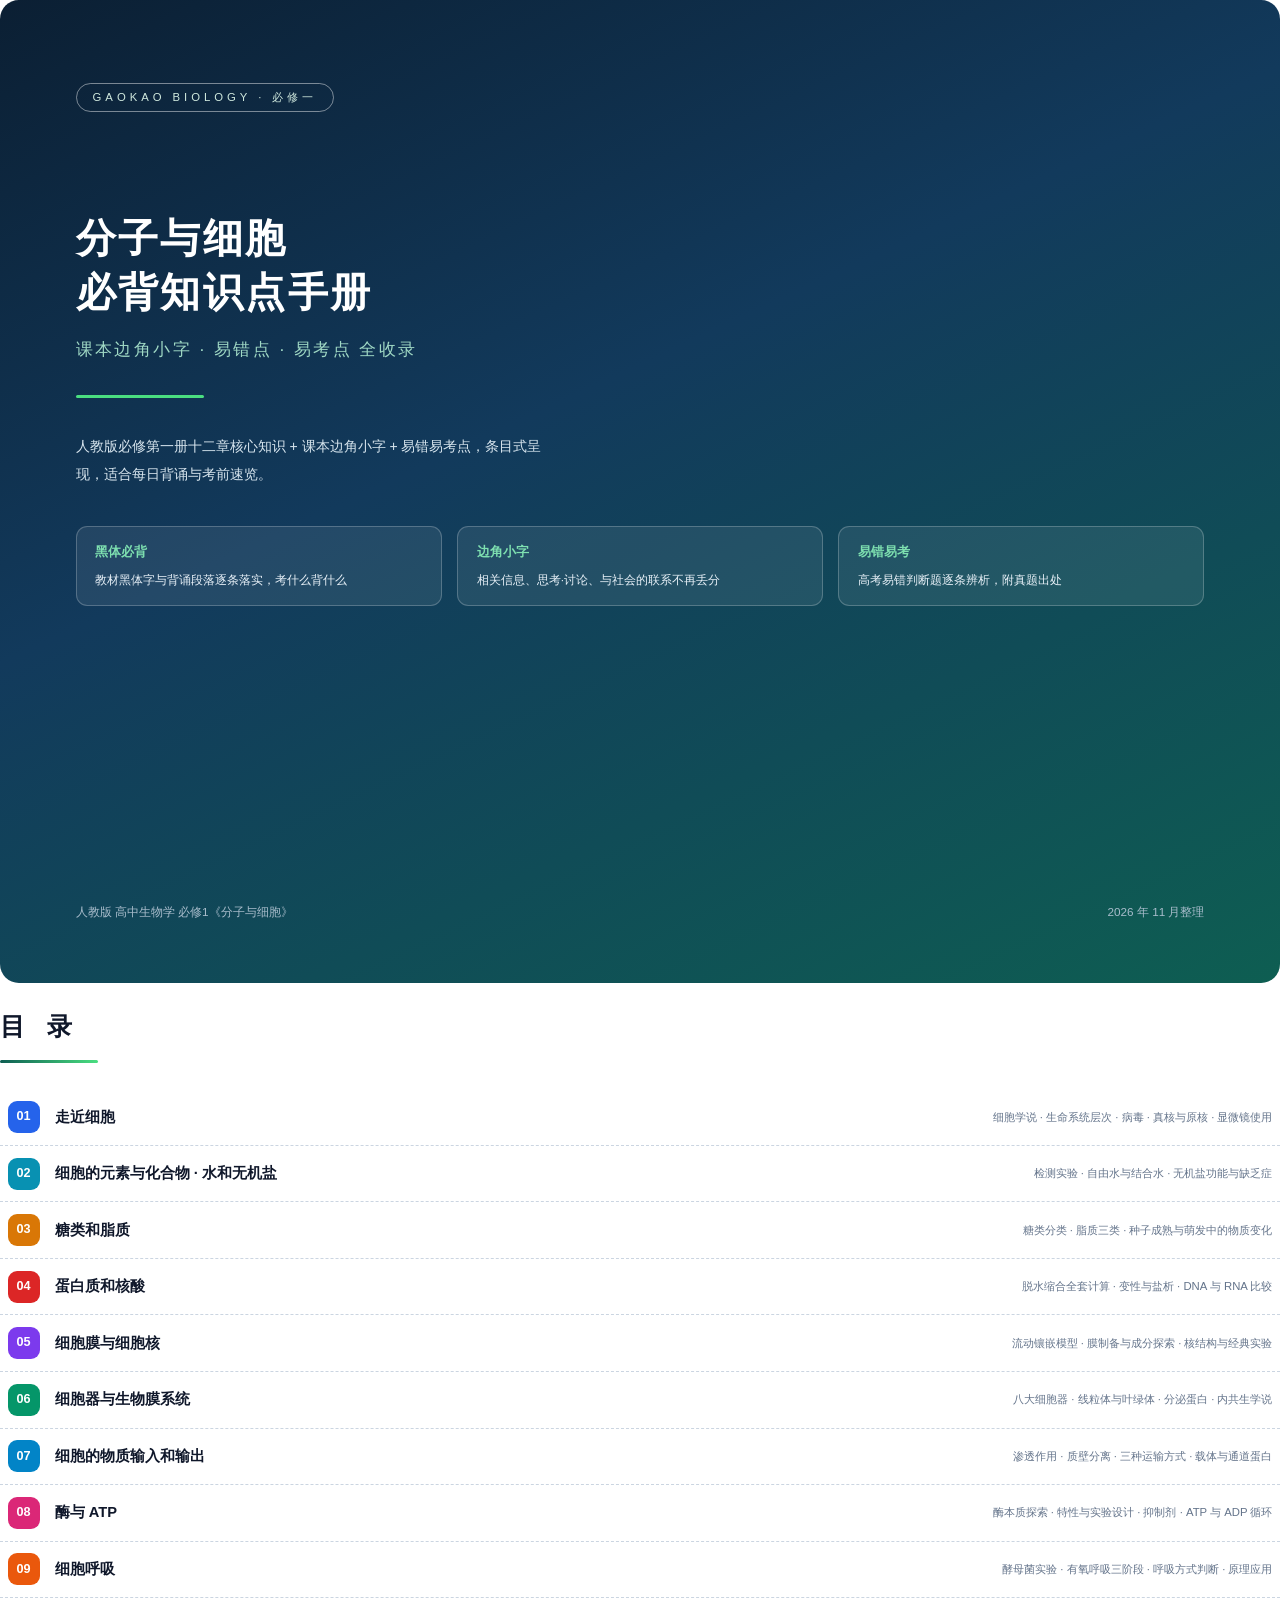
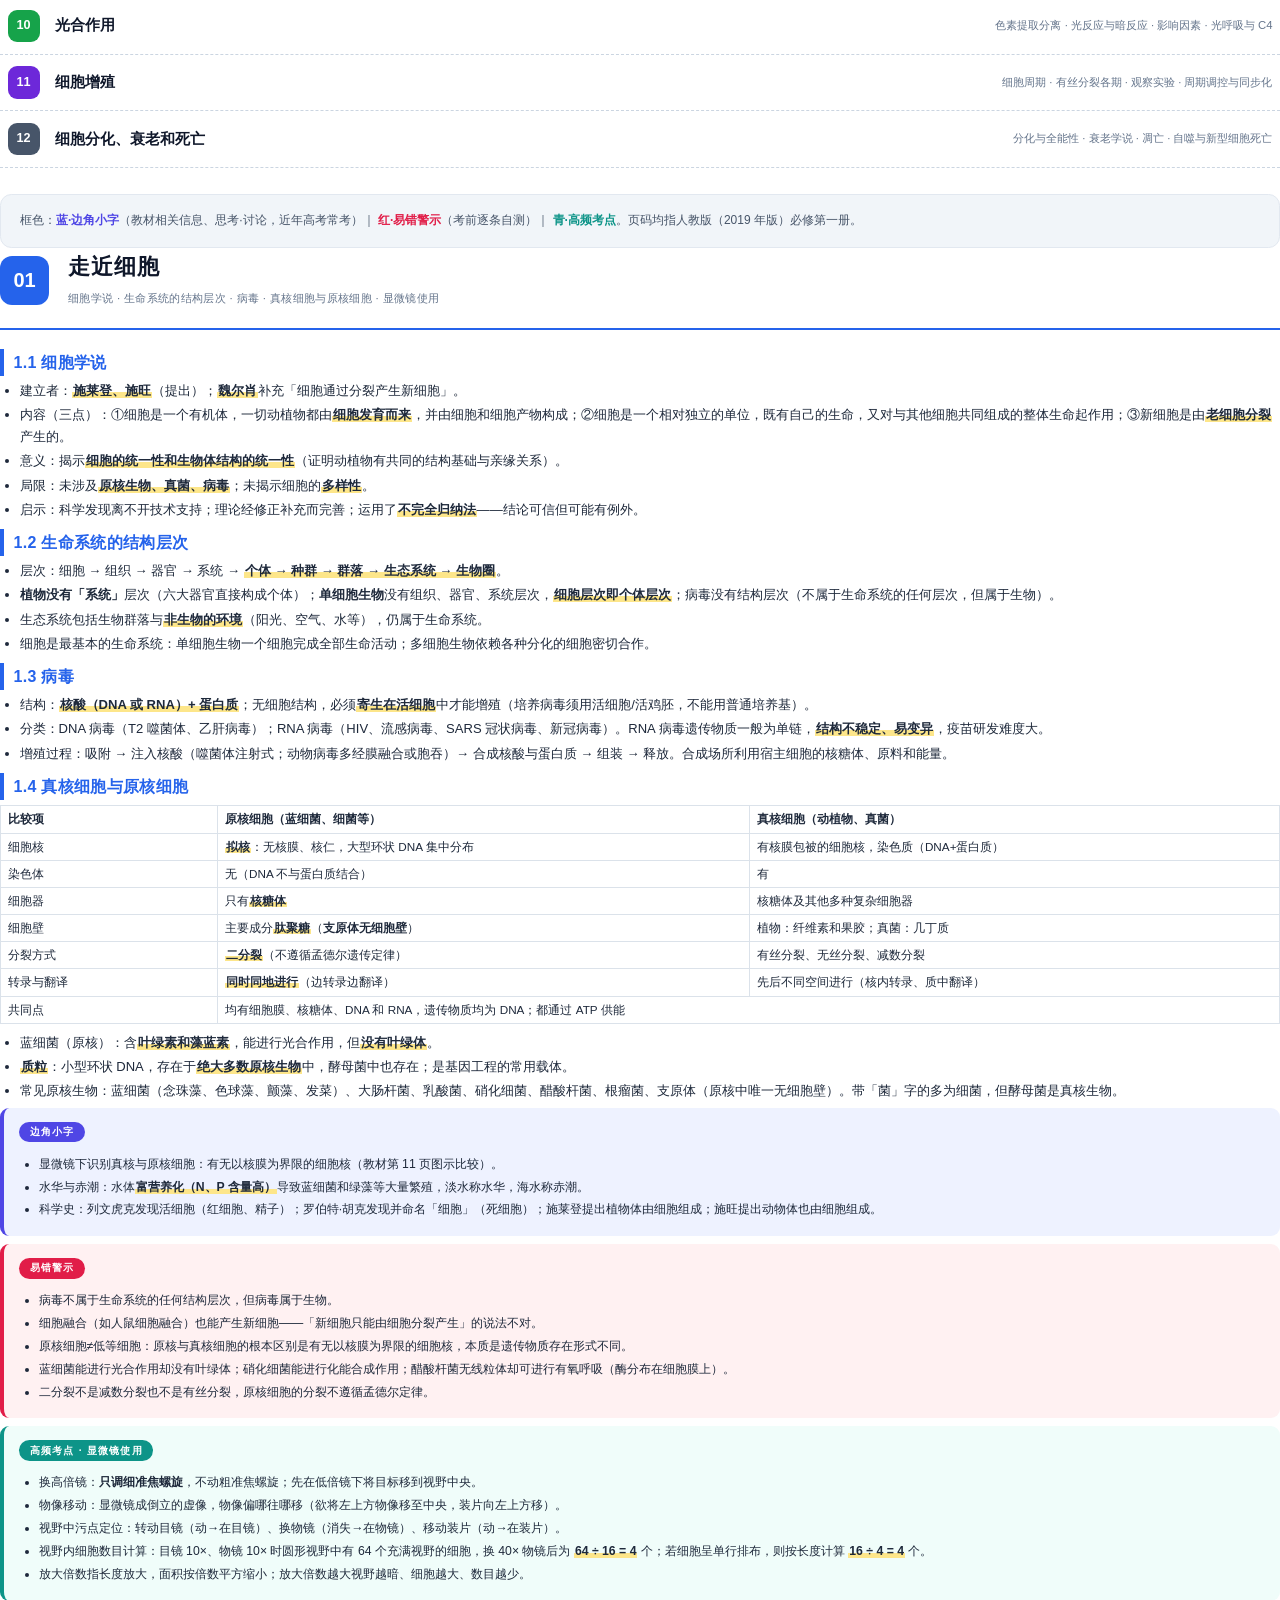
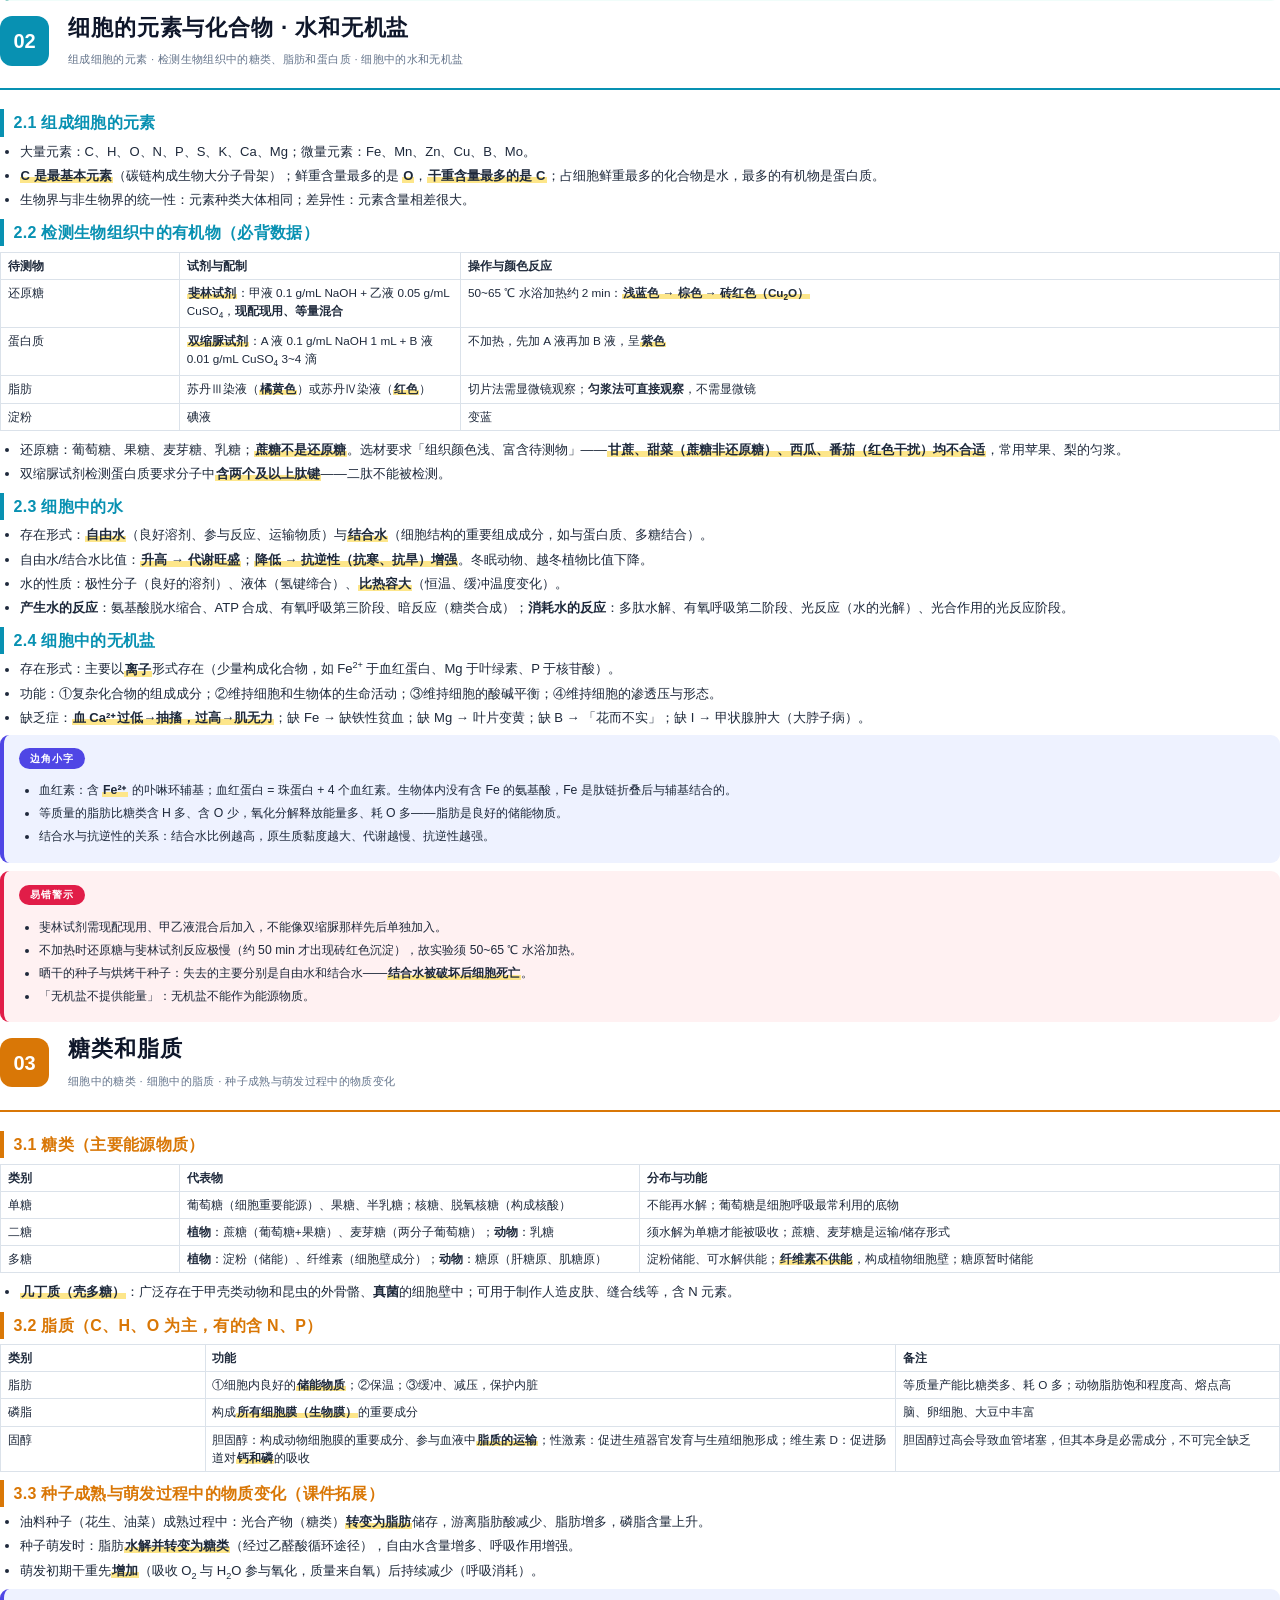
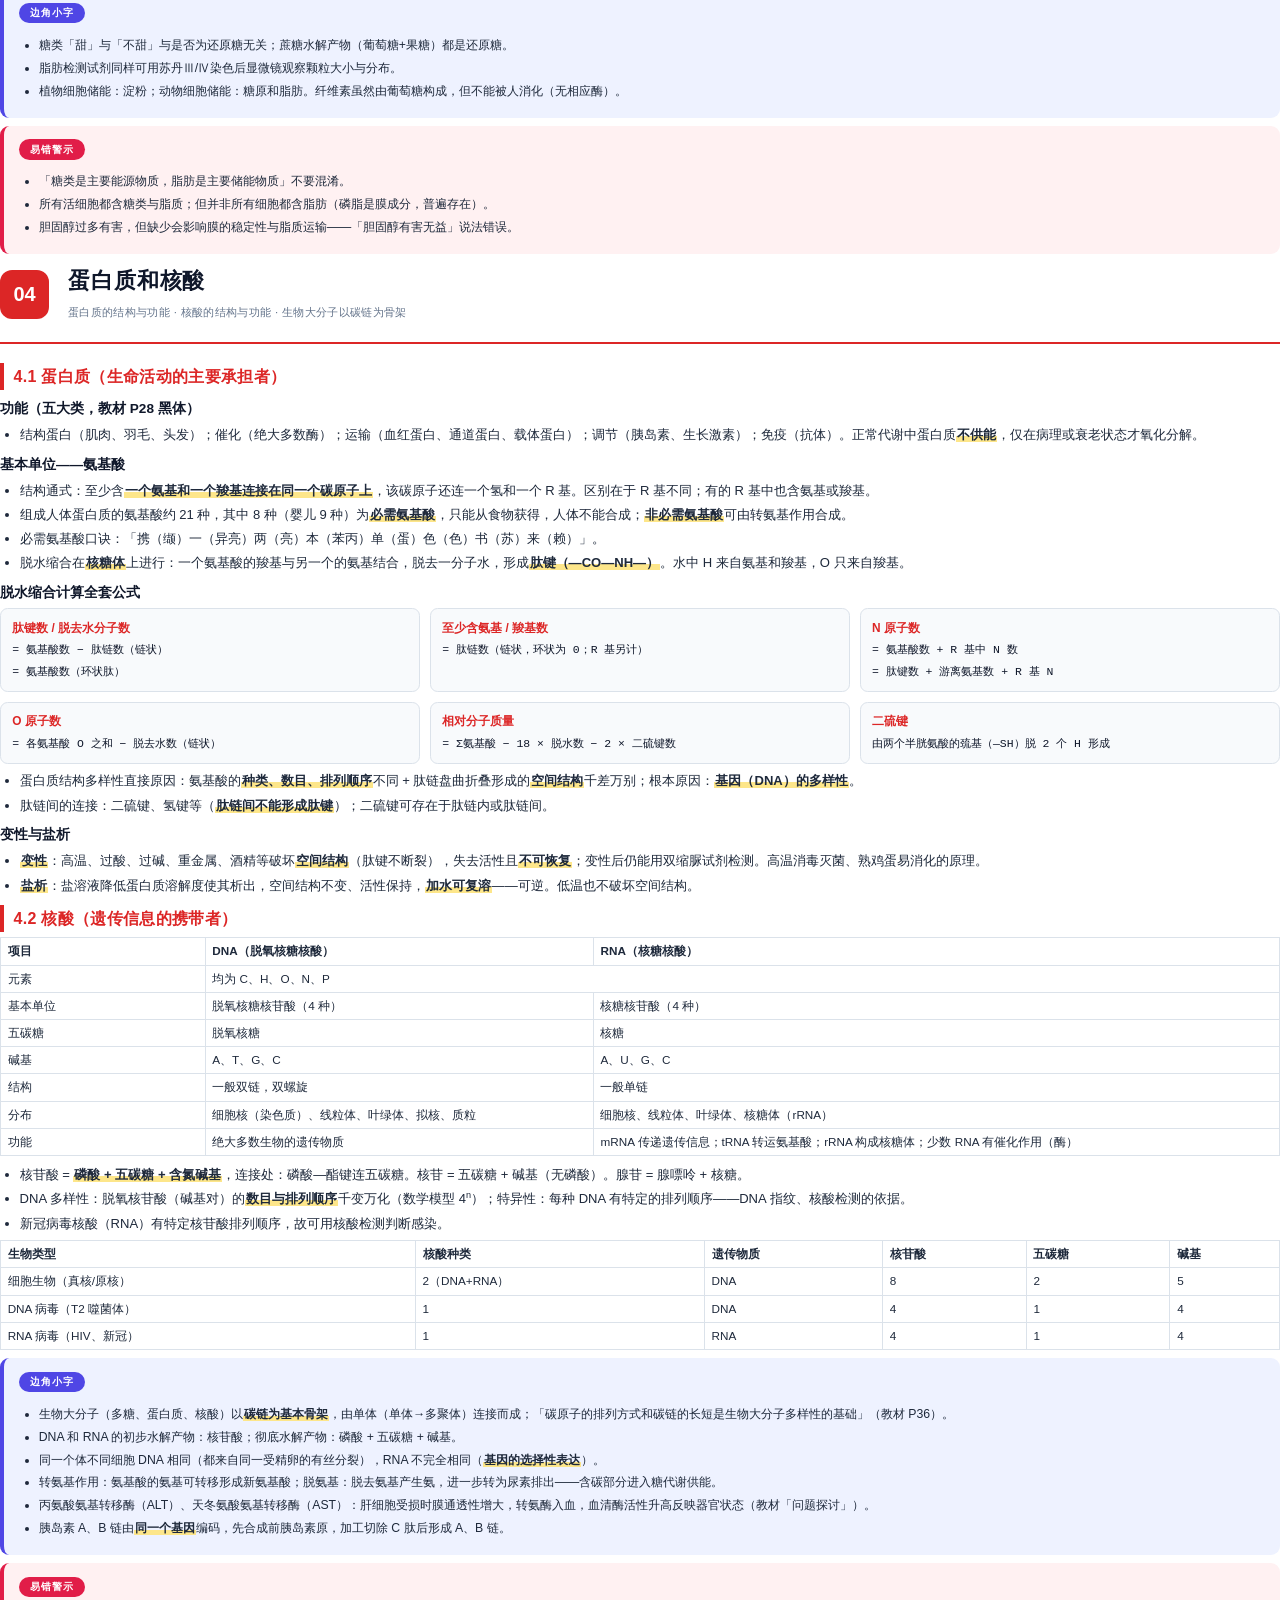
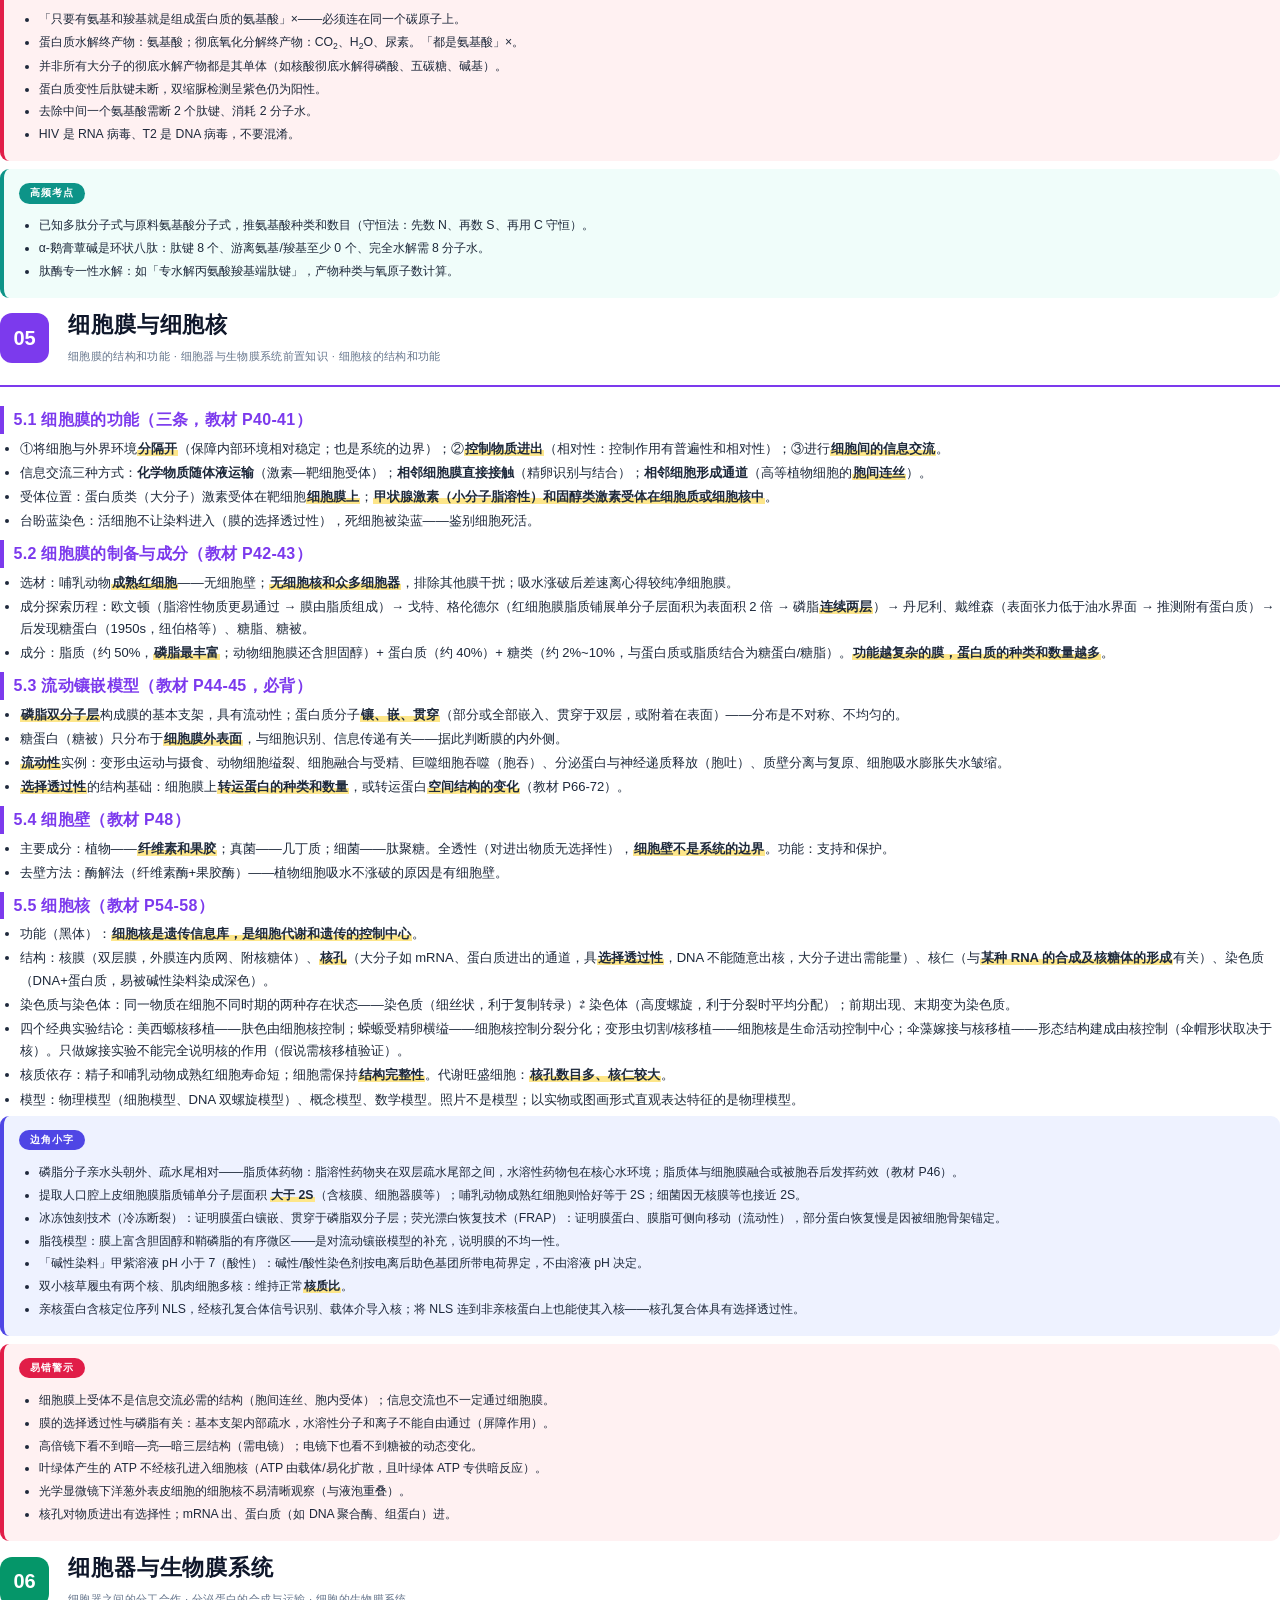
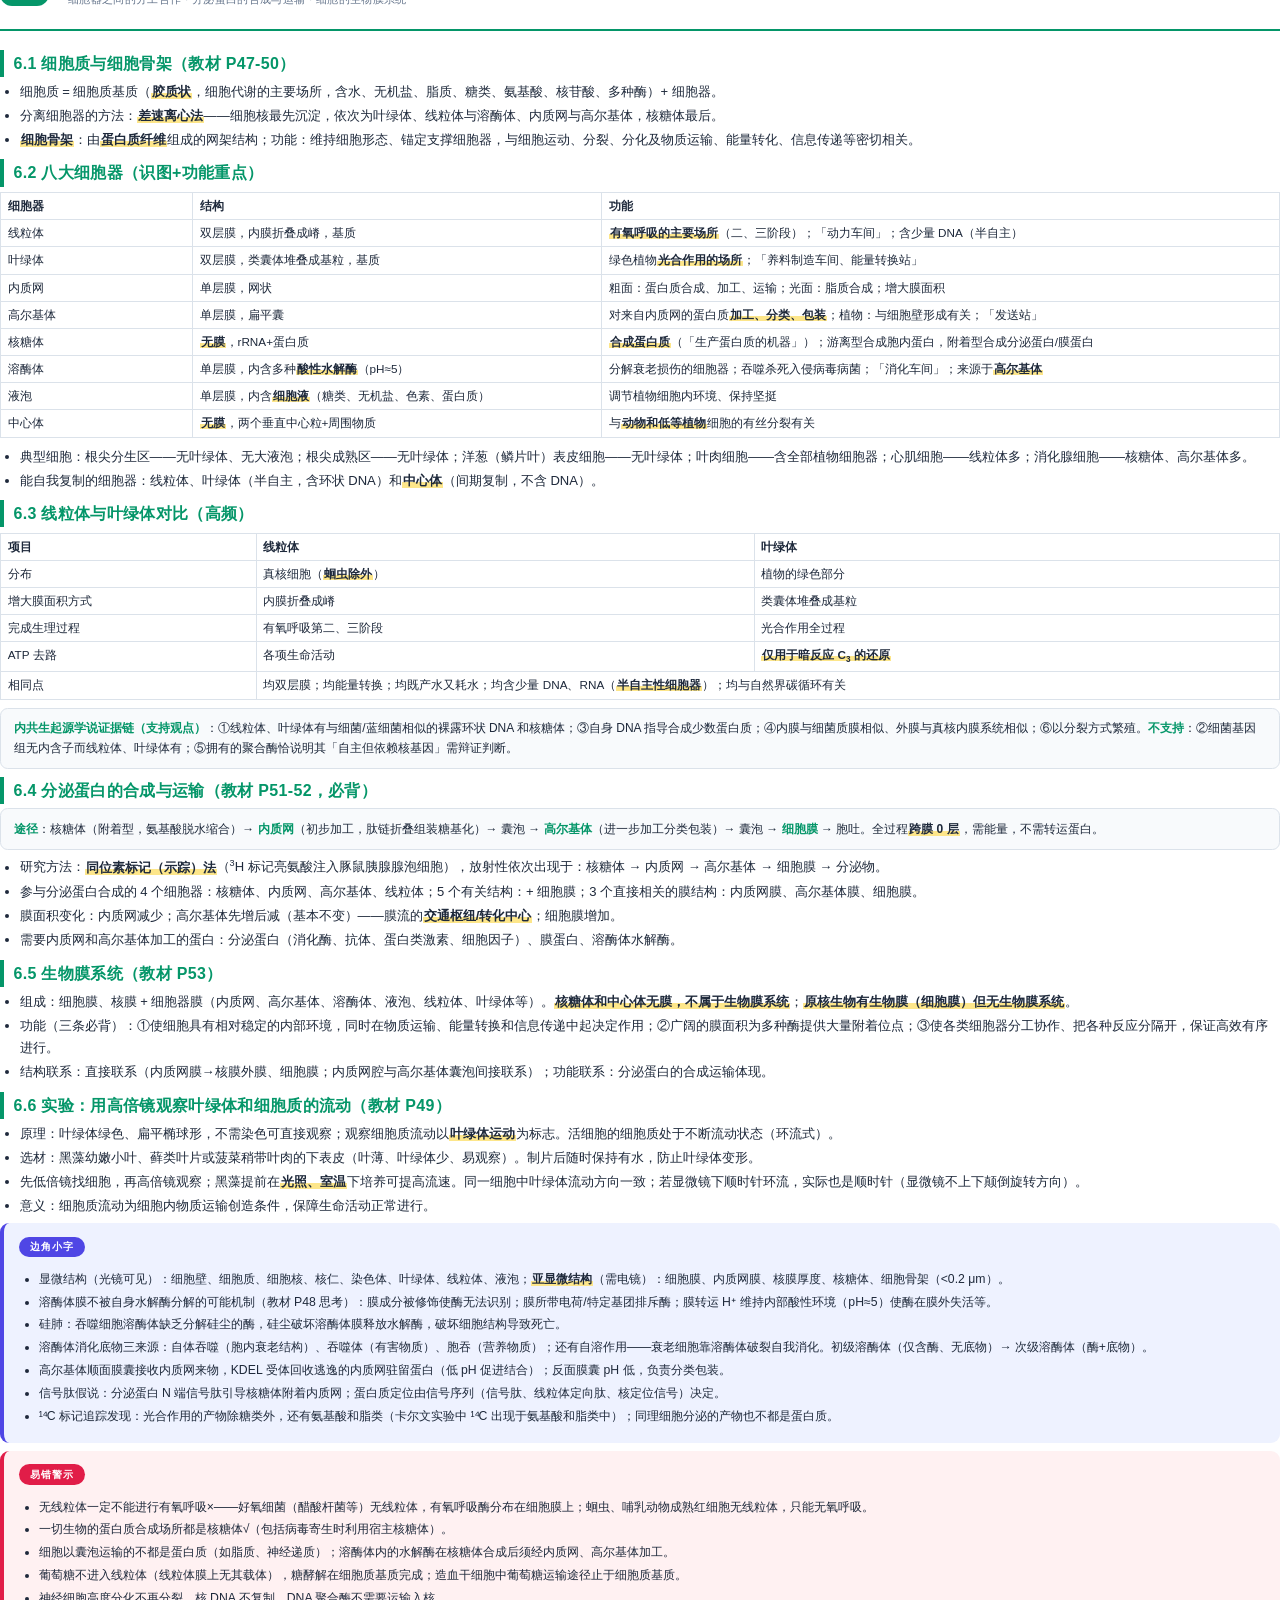
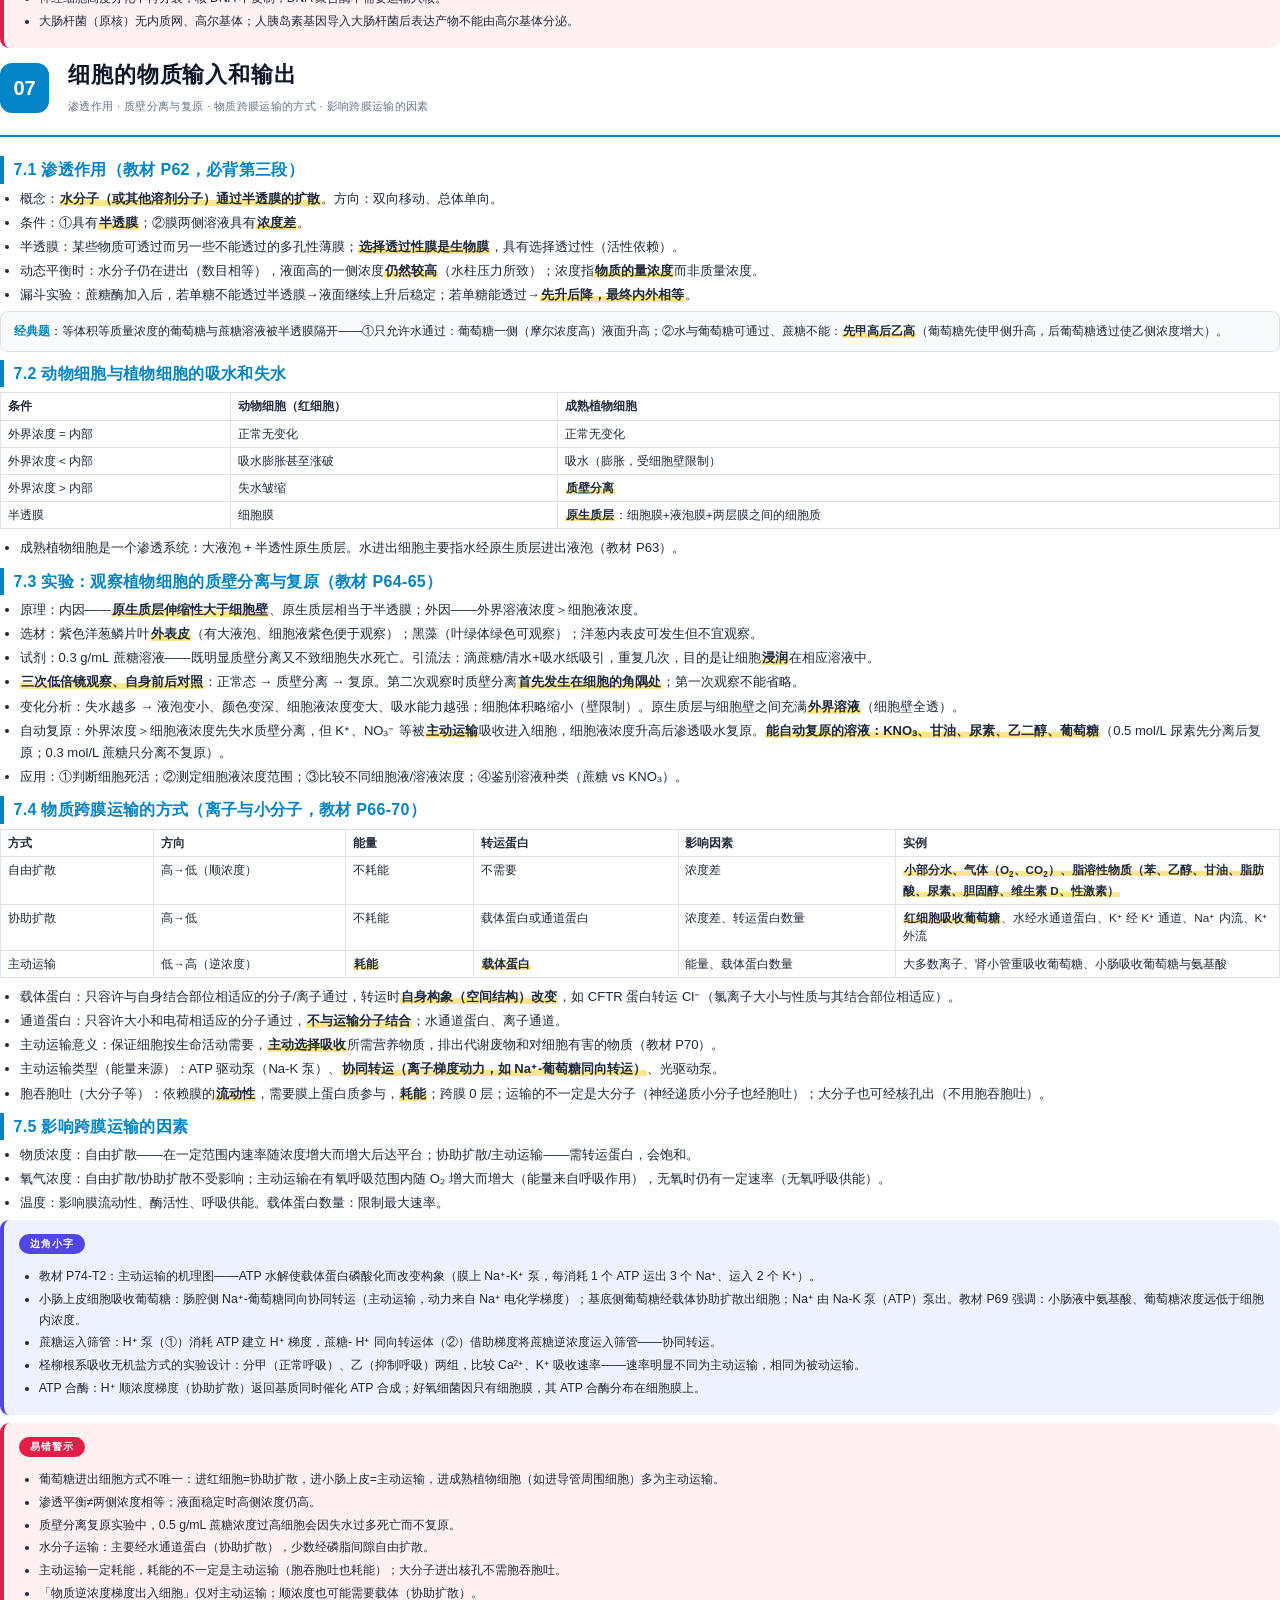
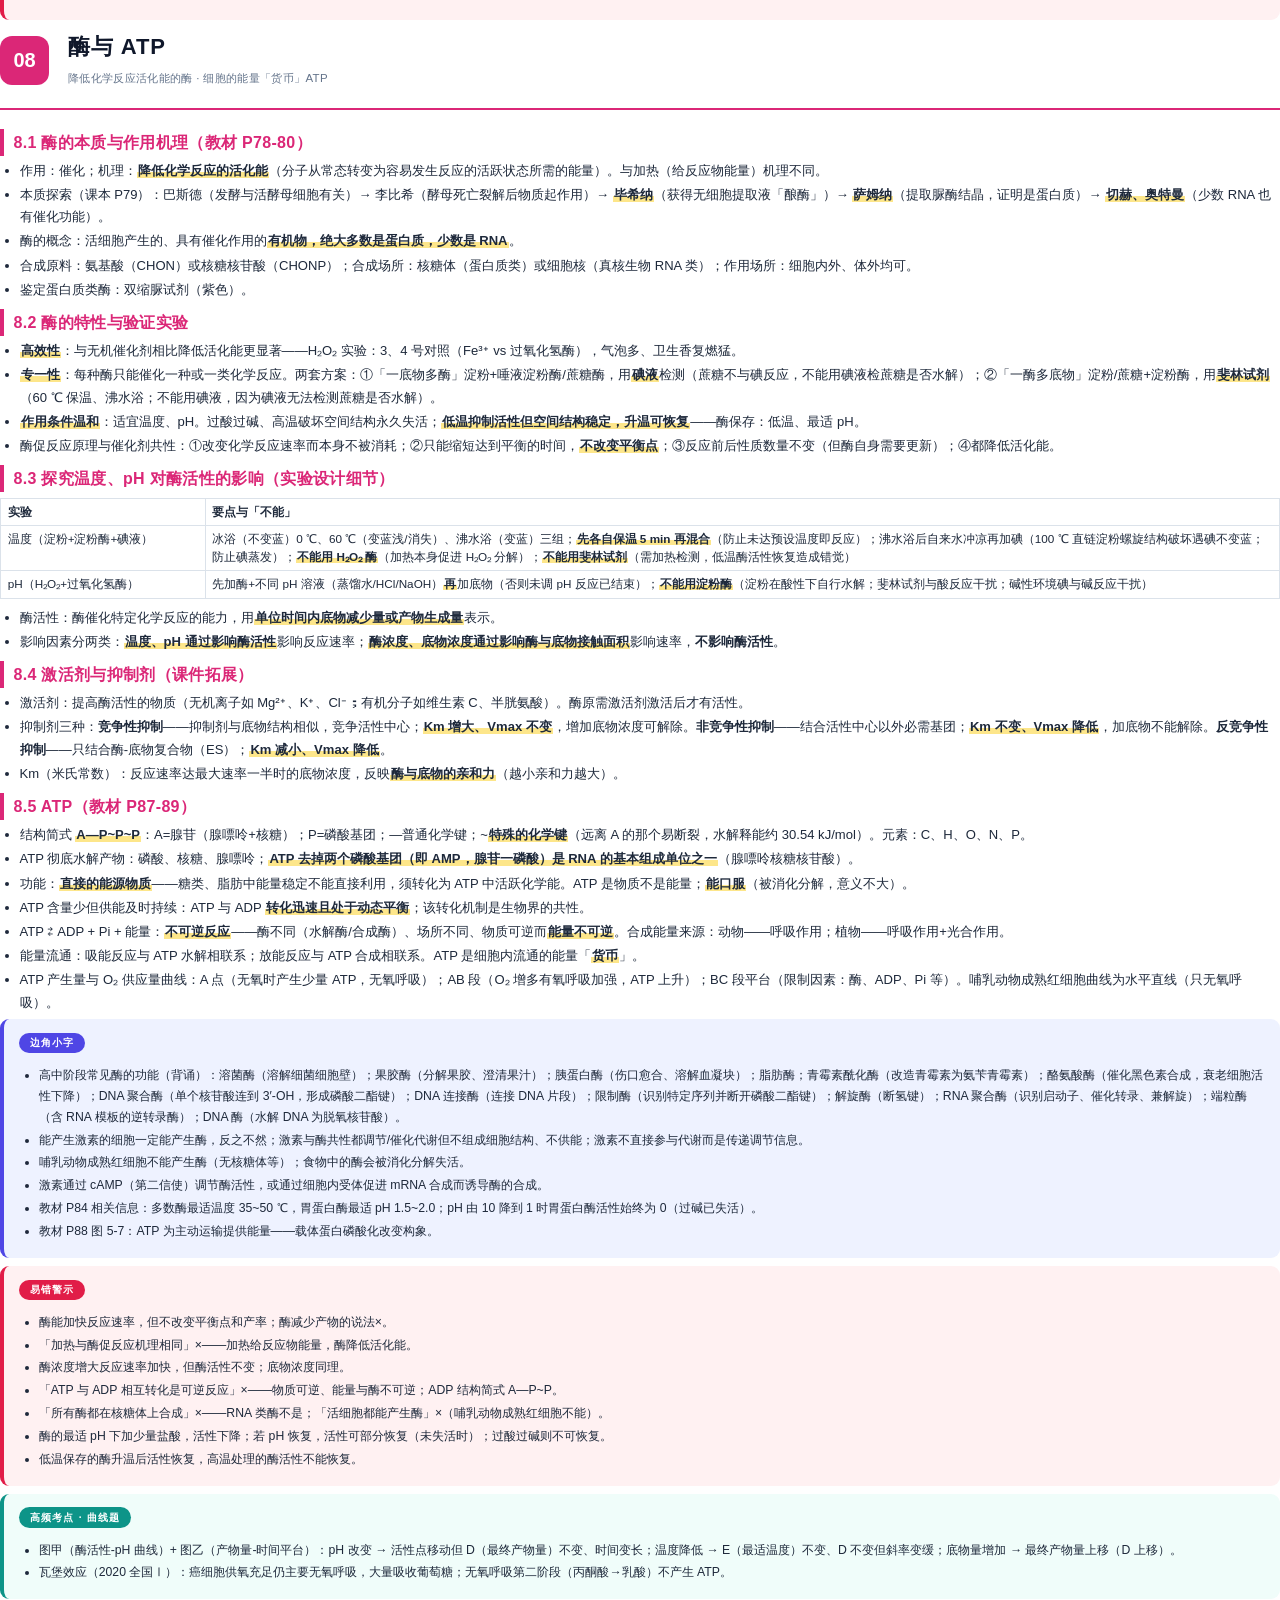
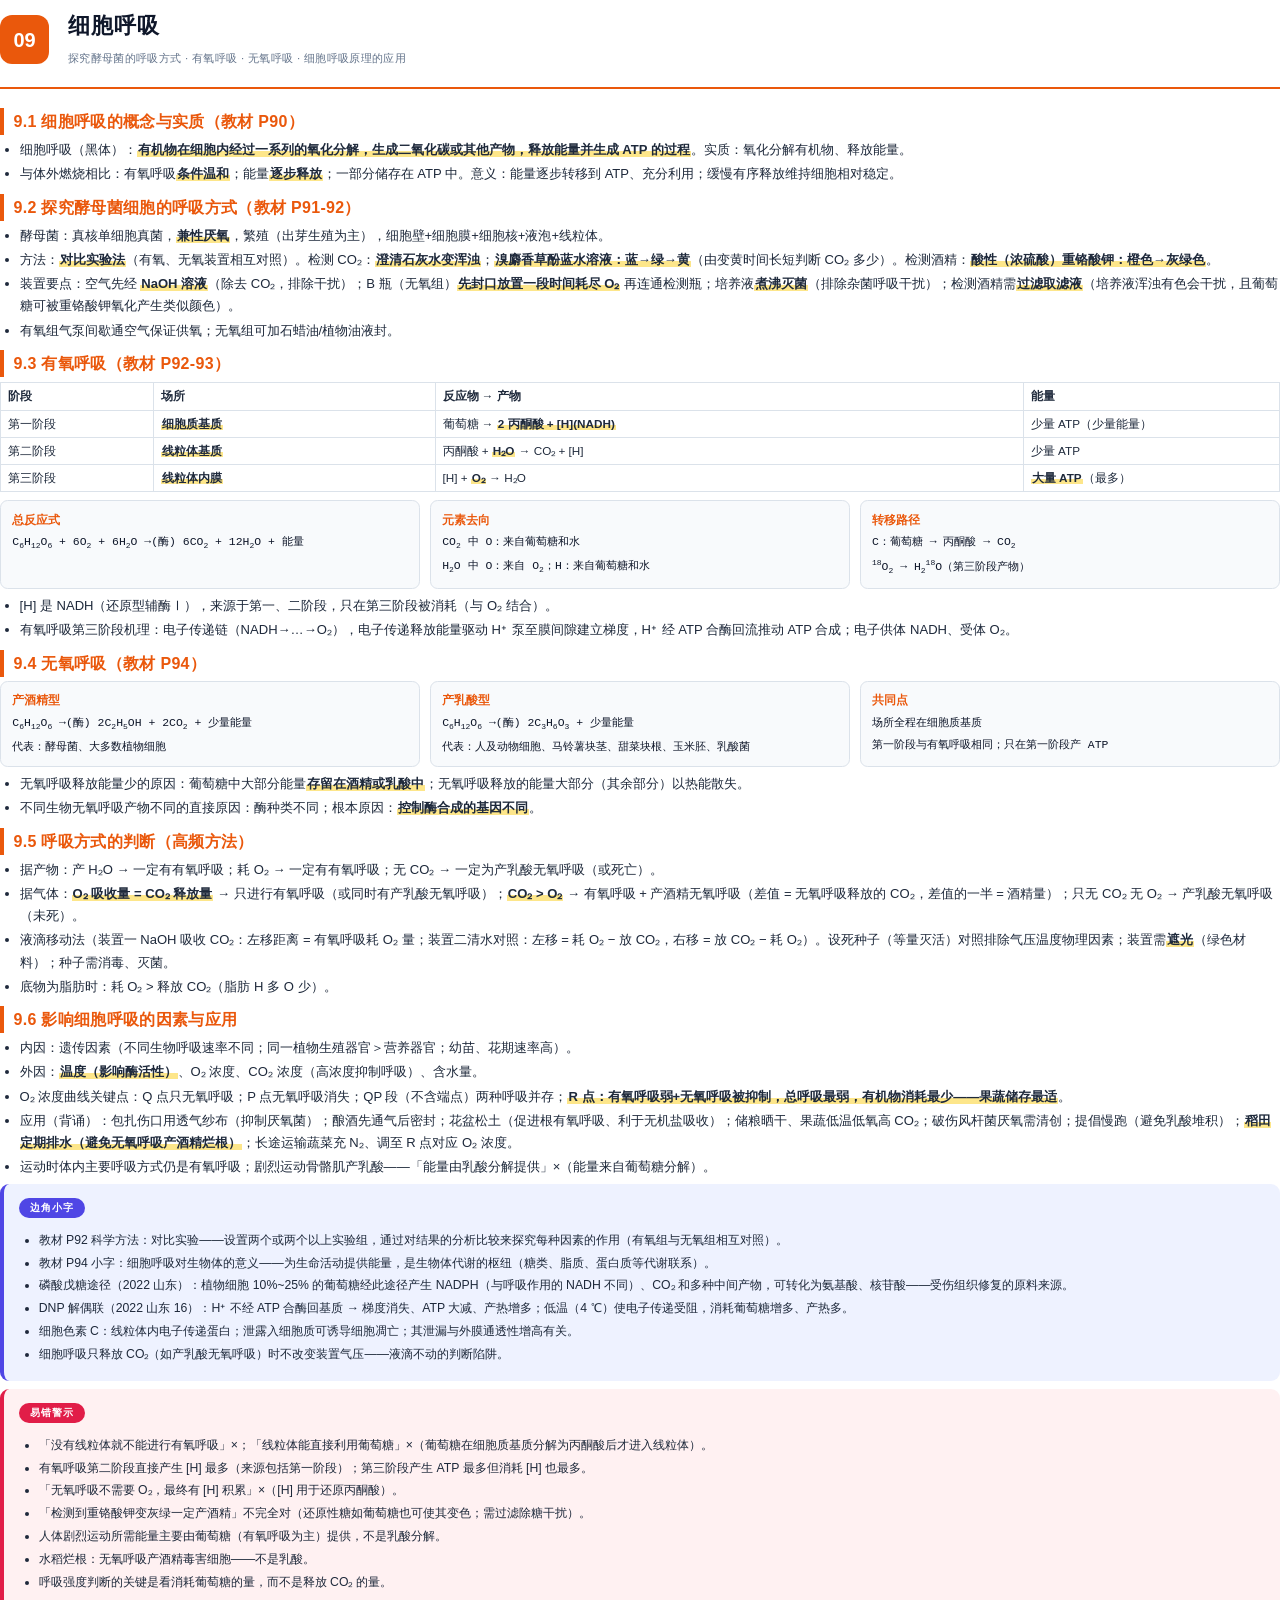
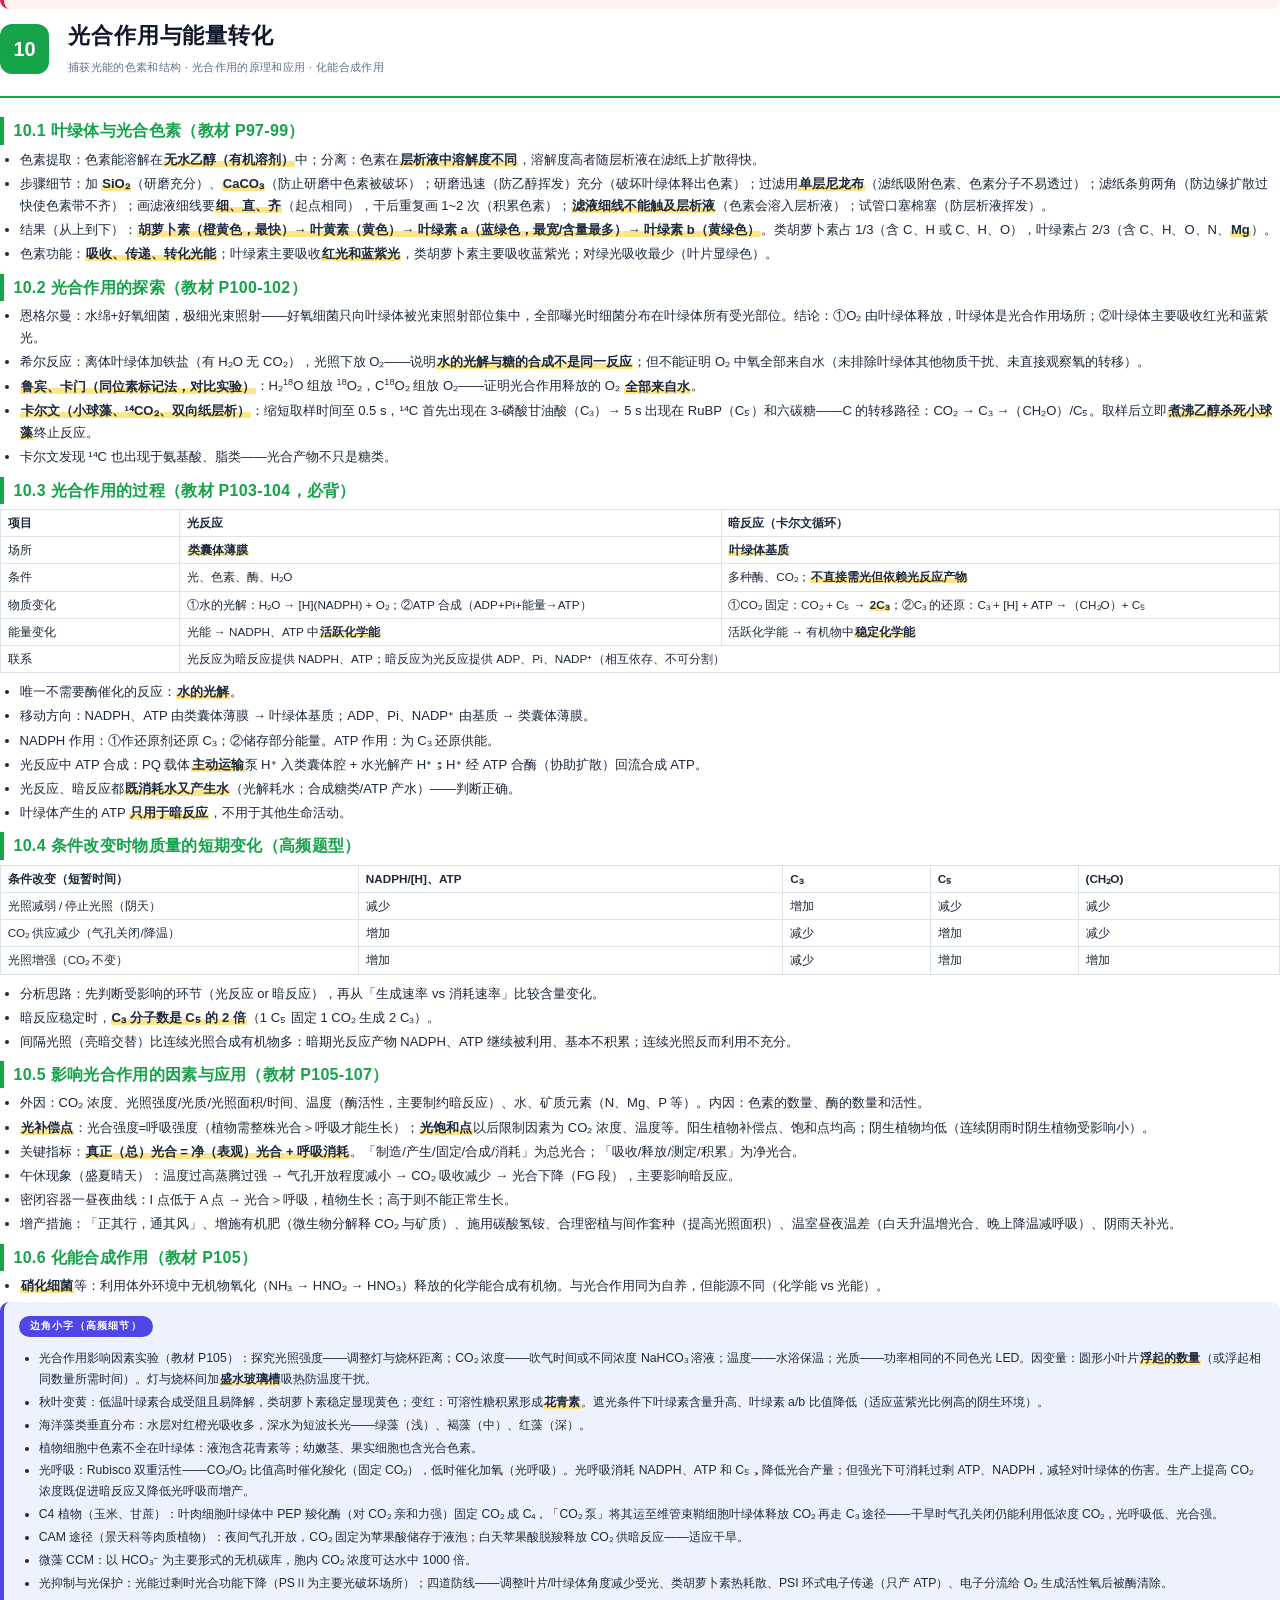
<file: notes.html>
<!DOCTYPE html>
<html lang="zh-CN">
<head>
<meta charset="UTF-8">
<title>高中生物学 必修1《分子与细胞》必背知识点</title>
<style>
@page { size: A4; margin: 13mm 14mm 15mm; }
* { box-sizing: border-box; }
html, body { margin:0; padding:0; }
body {
  font-family: "PingFang SC","Hiragino Sans GB","Microsoft YaHei","Songti SC",sans-serif;
  color:#1e293b; font-size:9.8pt; line-height:1.7;
  -webkit-print-color-adjust: exact; print-color-adjust: exact;
}
p { margin: 3pt 0; }
h1,h2,h3 { margin:0; font-weight:700; }
ul,ol { margin:3pt 0 3pt 0; padding-left:1.5em; }
li { margin: 1.5pt 0; }
b { font-weight:600; }
sub,sup { font-size:70%; }
.k { font-weight:600; background: linear-gradient(transparent 62%, #fde68a 62%); padding:0 1px; }
table { border-collapse: collapse; width:100%; margin:4pt 0 6pt; }
th,td { border:0.6pt solid #dbe2ea; padding:3pt 5pt; vertical-align:top; font-size:8.8pt; line-height:1.55; text-align:left; }
th { font-weight:600; }

/* ---------- 封面 ---------- */
.cover {
  break-after: page; height: 260mm; border-radius: 5mm;
  background: linear-gradient(155deg, #0b1f33 0%, #123a5c 42%, #0e5e52 100%);
  color:#fff; padding: 22mm 20mm 16mm; display:flex; flex-direction:column;
}
.cv-badge { display:inline-block; align-self:flex-start; font-size:8.5pt; letter-spacing:.35em;
  border:1pt solid rgba(255,255,255,.45); border-radius:99px; padding:3pt 12pt; color:#cfe8dd; }
.cv-title { font-size:30pt; font-weight:700; line-height:1.35; margin-top:26mm; letter-spacing:.06em; }
.cv-title small { display:block; font-size:13pt; font-weight:500; color:#9fd8c4; margin-top:5mm; letter-spacing:.14em; }
.cv-line { width:34mm; height:2.6pt; background:#4ade80; margin:9mm 0; border-radius:2pt; }
.cv-desc { font-size:10.5pt; color:#d7e5ee; line-height:2; max-width:128mm; }
.cv-cards { display:flex; gap:4mm; margin-top:10mm; }
.cv-card { flex:1; background:rgba(255,255,255,.08); border:0.7pt solid rgba(255,255,255,.22);
  border-radius:3mm; padding:4mm 5mm; font-size:8.8pt; line-height:1.7; color:#e8f1f8; }
.cv-card b { display:block; color:#7ee0b0; font-size:9.5pt; margin-bottom:1.5mm; }
.cv-foot { margin-top:auto; display:flex; justify-content:space-between; align-items:flex-end;
  font-size:8.8pt; color:#a8bccb; }

/* ---------- 目录 ---------- */
.toc { break-after: page; padding-top:6mm; }
.toc h1 { font-size:19pt; color:#0f172a; letter-spacing:.3em; }
.toc-rule { width:26mm; height:2.4pt; background:linear-gradient(90deg,#0e5e52,#4ade80); border-radius:2pt; margin:3mm 0 7mm; }
.toc-row { display:flex; align-items:center; gap:4mm; padding:3.1mm 2mm; border-bottom:0.6pt dashed #cbd5e1; }
.toc-num { width:8.5mm; height:8.5mm; border-radius:2.4mm; color:#fff; font-weight:700; font-size:9.5pt;
  display:flex; align-items:center; justify-content:center; flex:none; }
.toc-t { font-weight:600; font-size:11pt; color:#0f172a; }
.toc-d { margin-left:auto; font-size:8.5pt; color:#64748b; text-align:right; max-width:118mm; }
.toc-note { margin-top:7mm; background:#f1f5f9; border:0.6pt solid #e2e8f0; border-radius:3mm; padding:4mm 5mm; font-size:9pt; color:#475569; line-height:1.8; }

/* ---------- 章节通用 ---------- */
.chapter { break-before: page; --ac:#2563EB; --acb: color-mix(in srgb, var(--ac) 9%, white); }
.ch-head { display:flex; align-items:center; gap:5mm; padding:0 0 4mm; border-bottom:2pt solid var(--ac); margin-bottom:5mm; }
.ch-num { width:13mm; height:13mm; border-radius:3.2mm; background:var(--ac); color:#fff;
  font-size:15pt; font-weight:700; display:flex; align-items:center; justify-content:center; flex:none; }
.ch-head h1 { font-size:16.5pt; color:#0f172a; letter-spacing:.04em; }
.ch-sub { font-size:8.6pt; color:#64748b; margin-top:1mm; letter-spacing:.03em; }

h2 { font-size:12pt; color:var(--ac); margin:6pt 0 3pt; padding-left:2.5mm; border-left:3.2pt solid var(--ac); letter-spacing:.02em; }
h3 { font-size:10.2pt; color:#0f172a; margin:5pt 0 2pt; }

/* 提示框 */
.bx { border-radius:2.4mm; padding:3.2mm 4mm 3.2mm 4mm; margin:4pt 0 6pt; break-inside:avoid; position:relative; }
.bx .bx-tag { display:inline-block; font-size:7.6pt; font-weight:700; letter-spacing:.12em; color:#fff;
  border-radius:99px; padding:1pt 8pt 1.5pt; margin-bottom:2mm; }
.bx p, .bx li { font-size:9.2pt; }
.note { background:#eef2ff; border-left:3pt solid #4F46E5; }
.note .bx-tag { background:#4F46E5; }
.warn { background:#fff1f2; border-left:3pt solid #E11D48; }
.warn .bx-tag { background:#E11D48; }
.exam { background:#f0fdfa; border-left:3pt solid #0D9488; }
.exam .bx-tag { background:#0D9488; }
.exp  { background:#faf5ff; border-left:3pt solid #9333EA; }
.exp  .bx-tag { background:#9333EA; }

/* 公式卡片 */
.fgrid { display:flex; flex-wrap:wrap; gap:2.5mm; margin:3pt 0 5pt; }
.fcard { flex:1 1 30%; background:#f8fafc; border:0.6pt solid #dbe2ea; border-radius:2mm;
  padding:2.5mm 3mm; font-size:8.9pt; line-height:1.6; break-inside:avoid; }
.fcard b { color:var(--ac); }
.fcard .fm { display:block; font-family:"Menlo","SF Mono",monospace; font-size:8.6pt; color:#0f172a; margin-top:1mm; }

/* 流程 */
.flow { background:#f8fafc; border:0.6pt solid #dbe2ea; border-radius:2mm; padding:2.5mm 3.5mm;
  font-size:9pt; margin:3pt 0 5pt; break-inside:avoid; }
.flow b { color:var(--ac); }

/* 章末小结 */
.recap { background:var(--acb); border:0.7pt solid var(--ac); border-radius:3mm; padding:3.5mm 4.5mm; margin-top:6pt; break-inside:avoid; }
.recap .bx-tag { display:inline-block; background:var(--ac); color:#fff; font-size:7.6pt; font-weight:700;
  letter-spacing:.12em; border-radius:99px; padding:1pt 8pt 1.5pt; margin-bottom:2mm; }
.recap p { font-size:9.2pt; }
</style>
</head>
<body>

<!-- ================= 封面 ================= -->
<section class="cover">
  <div>
    <span class="cv-badge">GAOKAO BIOLOGY · 必修一</span>
    <div class="cv-title">
      分子与细胞<br>必背知识点手册
      <small>课本边角小字 · 易错点 · 易考点 全收录</small>
    </div>
    <div class="cv-line"></div>
    <p class="cv-desc">
      人教版必修第一册十二章核心知识 + 课本边角小字 + 易错易考点，条目式呈现，适合每日背诵与考前速览。
    </p>
    <div class="cv-cards">
      <div class="cv-card"><b>黑体必背</b>教材黑体字与背诵段落逐条落实，考什么背什么</div>
      <div class="cv-card"><b>边角小字</b>相关信息、思考·讨论、与社会的联系不再丢分</div>
      <div class="cv-card"><b>易错易考</b>高考易错判断题逐条辨析，附真题出处</div>
    </div>
  </div>
  <div class="cv-foot">
    <span>人教版 高中生物学 必修1《分子与细胞》</span>
    <span>2026 年 11 月整理</span>
  </div>
</section>

<!-- ================= 目录 ================= -->
<section class="toc">
  <h1>目 录</h1>
  <div class="toc-rule"></div>
  <div class="toc-row"><div class="toc-num" style="background:#2563EB">01</div><div class="toc-t">走近细胞</div><div class="toc-d">细胞学说 · 生命系统层次 · 病毒 · 真核与原核 · 显微镜使用</div></div>
  <div class="toc-row"><div class="toc-num" style="background:#0891B2">02</div><div class="toc-t">细胞的元素与化合物 · 水和无机盐</div><div class="toc-d">检测实验 · 自由水与结合水 · 无机盐功能与缺乏症</div></div>
  <div class="toc-row"><div class="toc-num" style="background:#D97706">03</div><div class="toc-t">糖类和脂质</div><div class="toc-d">糖类分类 · 脂质三类 · 种子成熟与萌发中的物质变化</div></div>
  <div class="toc-row"><div class="toc-num" style="background:#DC2626">04</div><div class="toc-t">蛋白质和核酸</div><div class="toc-d">脱水缩合全套计算 · 变性与盐析 · DNA 与 RNA 比较</div></div>
  <div class="toc-row"><div class="toc-num" style="background:#7C3AED">05</div><div class="toc-t">细胞膜与细胞核</div><div class="toc-d">流动镶嵌模型 · 膜制备与成分探索 · 核结构与经典实验</div></div>
  <div class="toc-row"><div class="toc-num" style="background:#059669">06</div><div class="toc-t">细胞器与生物膜系统</div><div class="toc-d">八大细胞器 · 线粒体与叶绿体 · 分泌蛋白 · 内共生学说</div></div>
  <div class="toc-row"><div class="toc-num" style="background:#0284C7">07</div><div class="toc-t">细胞的物质输入和输出</div><div class="toc-d">渗透作用 · 质壁分离 · 三种运输方式 · 载体与通道蛋白</div></div>
  <div class="toc-row"><div class="toc-num" style="background:#DB2777">08</div><div class="toc-t">酶与 ATP</div><div class="toc-d">酶本质探索 · 特性与实验设计 · 抑制剂 · ATP 与 ADP 循环</div></div>
  <div class="toc-row"><div class="toc-num" style="background:#EA580C">09</div><div class="toc-t">细胞呼吸</div><div class="toc-d">酵母菌实验 · 有氧呼吸三阶段 · 呼吸方式判断 · 原理应用</div></div>
  <div class="toc-row"><div class="toc-num" style="background:#16A34A">10</div><div class="toc-t">光合作用</div><div class="toc-d">色素提取分离 · 光反应与暗反应 · 影响因素 · 光呼吸与 C4</div></div>
  <div class="toc-row"><div class="toc-num" style="background:#6D28D9">11</div><div class="toc-t">细胞增殖</div><div class="toc-d">细胞周期 · 有丝分裂各期 · 观察实验 · 周期调控与同步化</div></div>
  <div class="toc-row"><div class="toc-num" style="background:#475569">12</div><div class="toc-t">细胞分化、衰老和死亡</div><div class="toc-d">分化与全能性 · 衰老学说 · 凋亡 · 自噬与新型细胞死亡</div></div>
  <div class="toc-note">
    框色：<b style="color:#4F46E5">蓝·边角小字</b>（教材相关信息、思考·讨论，近年高考常考）｜
    <b style="color:#E11D48">红·易错警示</b>（考前逐条自测）｜
    <b style="color:#0D9488">青·高频考点</b>。页码均指人教版（2019 年版）必修第一册。
  </div>
</section>

<!-- ================= 01 走近细胞 ================= -->
<section class="chapter" style="--ac:#2563EB">
  <header class="ch-head">
    <div class="ch-num">01</div>
    <div><h1>走近细胞</h1><p class="ch-sub">细胞学说 · 生命系统的结构层次 · 病毒 · 真核细胞与原核细胞 · 显微镜使用</p></div>
  </header>

  <h2>1.1 细胞学说</h2>
  <ul>
    <li>建立者：<span class="k">施莱登、施旺</span>（提出）；<span class="k">魏尔肖</span>补充「细胞通过分裂产生新细胞」。</li>
    <li>内容（三点）：①细胞是一个有机体，一切动植物都由<span class="k">细胞发育而来</span>，并由细胞和细胞产物构成；②细胞是一个相对独立的单位，既有自己的生命，又对与其他细胞共同组成的整体生命起作用；③新细胞是由<span class="k">老细胞分裂</span>产生的。</li>
    <li>意义：揭示<span class="k">细胞的统一性和生物体结构的统一性</span>（证明动植物有共同的结构基础与亲缘关系）。</li>
    <li>局限：未涉及<span class="k">原核生物、真菌、病毒</span>；未揭示细胞的<span class="k">多样性</span>。</li>
    <li>启示：科学发现离不开技术支持；理论经修正补充而完善；运用了<span class="k">不完全归纳法</span>——结论可信但可能有例外。</li>
  </ul>

  <h2>1.2 生命系统的结构层次</h2>
  <ul>
    <li>层次：细胞 → 组织 → 器官 → 系统 → <span class="k">个体 → 种群 → 群落 → 生态系统 → 生物圈</span>。</li>
    <li><b>植物没有「系统」</b>层次（六大器官直接构成个体）；<b>单细胞生物</b>没有组织、器官、系统层次，<span class="k">细胞层次即个体层次</span>；病毒没有结构层次（不属于生命系统的任何层次，但属于生物）。</li>
    <li>生态系统包括生物群落与<span class="k">非生物的环境</span>（阳光、空气、水等），仍属于生命系统。</li>
    <li>细胞是最基本的生命系统：单细胞生物一个细胞完成全部生命活动；多细胞生物依赖各种分化的细胞密切合作。</li>
  </ul>

  <h2>1.3 病毒</h2>
  <ul>
    <li>结构：<span class="k">核酸（DNA 或 RNA）+ 蛋白质</span>；无细胞结构，必须<span class="k">寄生在活细胞</span>中才能增殖（培养病毒须用活细胞/活鸡胚，不能用普通培养基）。</li>
    <li>分类：DNA 病毒（T2 噬菌体、乙肝病毒）；RNA 病毒（HIV、流感病毒、SARS 冠状病毒、新冠病毒）。RNA 病毒遗传物质一般为单链，<span class="k">结构不稳定、易变异</span>，疫苗研发难度大。</li>
    <li>增殖过程：吸附 → 注入核酸（噬菌体注射式；动物病毒多经膜融合或胞吞）→ 合成核酸与蛋白质 → 组装 → 释放。合成场所利用宿主细胞的核糖体、原料和能量。</li>
  </ul>

  <h2>1.4 真核细胞与原核细胞</h2>
  <table class="t">
    <tr><th style="width:17%">比较项</th><th>原核细胞（蓝细菌、细菌等）</th><th>真核细胞（动植物、真菌）</th></tr>
    <tr><td>细胞核</td><td><span class="k">拟核</span>：无核膜、核仁，大型环状 DNA 集中分布</td><td>有核膜包被的细胞核，染色质（DNA+蛋白质）</td></tr>
    <tr><td>染色体</td><td>无（DNA 不与蛋白质结合）</td><td>有</td></tr>
    <tr><td>细胞器</td><td>只有<span class="k">核糖体</span></td><td>核糖体及其他多种复杂细胞器</td></tr>
    <tr><td>细胞壁</td><td>主要成分<span class="k">肽聚糖</span>（<b>支原体无细胞壁</b>）</td><td>植物：纤维素和果胶；真菌：几丁质</td></tr>
    <tr><td>分裂方式</td><td><span class="k">二分裂</span>（不遵循孟德尔遗传定律）</td><td>有丝分裂、无丝分裂、减数分裂</td></tr>
    <tr><td>转录与翻译</td><td><span class="k">同时同地进行</span>（边转录边翻译）</td><td>先后不同空间进行（核内转录、质中翻译）</td></tr>
    <tr><td>共同点</td><td colspan="2">均有细胞膜、核糖体、DNA 和 RNA，遗传物质均为 DNA；都通过 ATP 供能</td></tr>
  </table>
  <ul>
    <li>蓝细菌（原核）：含<span class="k">叶绿素和藻蓝素</span>，能进行光合作用，但<span class="k">没有叶绿体</span>。</li>
    <li><span class="k">质粒</span>：小型环状 DNA，存在于<span class="k">绝大多数原核生物</span>中，酵母菌中也存在；是基因工程的常用载体。</li>
    <li>常见原核生物：蓝细菌（念珠藻、色球藻、颤藻、发菜）、大肠杆菌、乳酸菌、硝化细菌、醋酸杆菌、根瘤菌、支原体（原核中唯一无细胞壁）。带「菌」字的多为细菌，但酵母菌是真核生物。</li>
  </ul>

  <div class="bx note"><span class="bx-tag">边角小字</span>
    <ul>
      <li>显微镜下识别真核与原核细胞：有无以核膜为界限的细胞核（教材第 11 页图示比较）。</li>
      <li>水华与赤潮：水体<span class="k">富营养化（N、P 含量高）</span>导致蓝细菌和绿藻等大量繁殖，淡水称水华，海水称赤潮。</li>
      <li>科学史：列文虎克发现活细胞（红细胞、精子）；罗伯特·胡克发现并命名「细胞」（死细胞）；施莱登提出植物体由细胞组成；施旺提出动物体也由细胞组成。</li>
    </ul>
  </div>

  <div class="bx warn"><span class="bx-tag">易错警示</span>
    <ul>
      <li>病毒不属于生命系统的任何结构层次，但病毒属于生物。</li>
      <li>细胞融合（如人鼠细胞融合）也能产生新细胞——「新细胞只能由细胞分裂产生」的说法不对。</li>
      <li>原核细胞≠低等细胞：原核与真核细胞的根本区别是有无以核膜为界限的细胞核，本质是遗传物质存在形式不同。</li>
      <li>蓝细菌能进行光合作用却没有叶绿体；硝化细菌能进行化能合成作用；醋酸杆菌无线粒体却可进行有氧呼吸（酶分布在细胞膜上）。</li>
      <li>二分裂不是减数分裂也不是有丝分裂，原核细胞的分裂不遵循孟德尔定律。</li>
    </ul>
  </div>

  <div class="bx exam"><span class="bx-tag">高频考点 · 显微镜使用</span>
    <ul>
      <li>换高倍镜：<b>只调细准焦螺旋</b>，不动粗准焦螺旋；先在低倍镜下将目标移到视野中央。</li>
      <li>物像移动：显微镜成倒立的虚像，物像偏哪往哪移（欲将左上方物像移至中央，装片向左上方移）。</li>
      <li>视野中污点定位：转动目镜（动→在目镜）、换物镜（消失→在物镜）、移动装片（动→在装片）。</li>
      <li>视野内细胞数目计算：目镜 10×、物镜 10× 时圆形视野中有 64 个充满视野的细胞，换 40× 物镜后为 <span class="k">64 ÷ 16 = 4</span> 个；若细胞呈单行排布，则按长度计算 <span class="k">16 ÷ 4 = 4</span> 个。</li>
      <li>放大倍数指长度放大，面积按倍数平方缩小；放大倍数越大视野越暗、细胞越大、数目越少。</li>
    </ul>
  </div>

</section>

<!-- ================= 02 元素化合物 ================= -->
<section class="chapter" style="--ac:#0891B2">
  <header class="ch-head">
    <div class="ch-num">02</div>
    <div><h1>细胞的元素与化合物 · 水和无机盐</h1><p class="ch-sub">组成细胞的元素 · 检测生物组织中的糖类、脂肪和蛋白质 · 细胞中的水和无机盐</p></div>
  </header>

  <h2>2.1 组成细胞的元素</h2>
  <ul>
    <li>大量元素：C、H、O、N、P、S、K、Ca、Mg；微量元素：Fe、Mn、Zn、Cu、B、Mo。</li>
    <li><span class="k">C 是最基本元素</span>（碳链构成生物大分子骨架）；鲜重含量最多的是 <span class="k">O</span>，<span class="k">干重含量最多的是 C</span>；占细胞鲜重最多的化合物是水，最多的有机物是蛋白质。</li>
    <li>生物界与非生物界的统一性：元素种类大体相同；差异性：元素含量相差很大。</li>
  </ul>

  <h2>2.2 检测生物组织中的有机物（必背数据）</h2>
  <table class="t">
    <tr><th style="width:14%">待测物</th><th style="width:22%">试剂与配制</th><th>操作与颜色反应</th></tr>
    <tr><td>还原糖</td><td><span class="k">斐林试剂</span>：甲液 0.1 g/mL NaOH + 乙液 0.05 g/mL CuSO<sub>4</sub>，<b>现配现用、等量混合</b></td><td>50~65 ℃ 水浴加热约 2 min：<span class="k">浅蓝色 → 棕色 → 砖红色（Cu<sub>2</sub>O）</span></td></tr>
    <tr><td>蛋白质</td><td><span class="k">双缩脲试剂</span>：A 液 0.1 g/mL NaOH 1 mL + B 液 0.01 g/mL CuSO<sub>4</sub> 3~4 滴</td><td>不加热，先加 A 液再加 B 液，呈<span class="k">紫色</span></td></tr>
    <tr><td>脂肪</td><td>苏丹Ⅲ染液（<span class="k">橘黄色</span>）或苏丹Ⅳ染液（<span class="k">红色</span>）</td><td>切片法需显微镜观察；<b>匀浆法可直接观察</b>，不需显微镜</td></tr>
    <tr><td>淀粉</td><td>碘液</td><td>变蓝</td></tr>
  </table>
  <ul>
    <li>还原糖：葡萄糖、果糖、麦芽糖、乳糖；<span class="k">蔗糖不是还原糖</span>。选材要求「组织颜色浅、富含待测物」——<span class="k">甘蔗、甜菜（蔗糖非还原糖）、西瓜、番茄（红色干扰）均不合适</span>，常用苹果、梨的匀浆。</li>
    <li>双缩脲试剂检测蛋白质要求分子中<span class="k">含两个及以上肽键</span>——二肽不能被检测。</li>
  </ul>

  <h2>2.3 细胞中的水</h2>
  <ul>
    <li>存在形式：<span class="k">自由水</span>（良好溶剂、参与反应、运输物质）与<span class="k">结合水</span>（细胞结构的重要组成成分，如与蛋白质、多糖结合）。</li>
    <li>自由水/结合水比值：<span class="k">升高 → 代谢旺盛</span>；<span class="k">降低 → 抗逆性（抗寒、抗旱）增强</span>。冬眠动物、越冬植物比值下降。</li>
    <li>水的性质：极性分子（良好的溶剂）、液体（氢键缔合）、<span class="k">比热容大</span>（恒温、缓冲温度变化）。</li>
    <li><b>产生水的反应</b>：氨基酸脱水缩合、ATP 合成、有氧呼吸第三阶段、暗反应（糖类合成）；<b>消耗水的反应</b>：多肽水解、有氧呼吸第二阶段、光反应（水的光解）、光合作用的光反应阶段。</li>
  </ul>

  <h2>2.4 细胞中的无机盐</h2>
  <ul>
    <li>存在形式：主要以<span class="k">离子</span>形式存在（少量构成化合物，如 Fe<sup>2+</sup> 于血红蛋白、Mg 于叶绿素、P 于核苷酸）。</li>
    <li>功能：①复杂化合物的组成成分；②维持细胞和生物体的生命活动；③维持细胞的酸碱平衡；④维持细胞的渗透压与形态。</li>
    <li>缺乏症：<span class="k">血 Ca²⁺过低→抽搐，过高→肌无力</span>；缺 Fe → 缺铁性贫血；缺 Mg → 叶片变黄；缺 B → 「花而不实」；缺 I → 甲状腺肿大（大脖子病）。</li>
  </ul>

  <div class="bx note"><span class="bx-tag">边角小字</span>
    <ul>
      <li>血红素：含 <span class="k">Fe²⁺</span> 的卟啉环辅基；血红蛋白 = 珠蛋白 + 4 个血红素。生物体内没有含 Fe 的氨基酸，Fe 是肽链折叠后与辅基结合的。</li>
      <li>等质量的脂肪比糖类含 H 多、含 O 少，氧化分解释放能量多、耗 O 多——脂肪是良好的储能物质。</li>
      <li>结合水与抗逆性的关系：结合水比例越高，原生质黏度越大、代谢越慢、抗逆性越强。</li>
    </ul>
  </div>

  <div class="bx warn"><span class="bx-tag">易错警示</span>
    <ul>
      <li>斐林试剂需现配现用、甲乙液混合后加入，不能像双缩脲那样先后单独加入。</li>
      <li>不加热时还原糖与斐林试剂反应极慢（约 50 min 才出现砖红色沉淀），故实验须 50~65 ℃ 水浴加热。</li>
      <li>晒干的种子与烘烤干种子：失去的主要分别是自由水和结合水——<span class="k">结合水被破坏后细胞死亡</span>。</li>
      <li>「无机盐不提供能量」：无机盐不能作为能源物质。</li>
    </ul>
  </div>
</section>

<!-- ================= 03 糖类和脂质 ================= -->
<section class="chapter" style="--ac:#D97706">
  <header class="ch-head">
    <div class="ch-num">03</div>
    <div><h1>糖类和脂质</h1><p class="ch-sub">细胞中的糖类 · 细胞中的脂质 · 种子成熟与萌发过程中的物质变化</p></div>
  </header>

  <h2>3.1 糖类（主要能源物质）</h2>
  <table class="t">
    <tr><th style="width:14%">类别</th><th style="width:36%">代表物</th><th>分布与功能</th></tr>
    <tr><td>单糖</td><td>葡萄糖（细胞重要能源）、果糖、半乳糖；核糖、脱氧核糖（构成核酸）</td><td>不能再水解；葡萄糖是细胞呼吸最常利用的底物</td></tr>
    <tr><td>二糖</td><td><b>植物</b>：蔗糖（葡萄糖+果糖）、麦芽糖（两分子葡萄糖）；<b>动物</b>：乳糖</td><td>须水解为单糖才能被吸收；蔗糖、麦芽糖是运输/储存形式</td></tr>
    <tr><td>多糖</td><td><b>植物</b>：淀粉（储能）、纤维素（细胞壁成分）；<b>动物</b>：糖原（肝糖原、肌糖原）</td><td>淀粉储能、可水解供能；<span class="k">纤维素不供能</span>，构成植物细胞壁；糖原暂时储能</td></tr>
  </table>
  <ul>
    <li><span class="k">几丁质（壳多糖）</span>：广泛存在于甲壳类动物和昆虫的外骨骼、<b>真菌</b>的细胞壁中；可用于制作人造皮肤、缝合线等，含 N 元素。</li>
  </ul>

  <h2>3.2 脂质（C、H、O 为主，有的含 N、P）</h2>
  <table class="t">
    <tr><th style="width:16%">类别</th><th>功能</th><th style="width:30%">备注</th></tr>
    <tr><td>脂肪</td><td>①细胞内良好的<span class="k">储能物质</span>；②保温；③缓冲、减压，保护内脏</td><td>等质量产能比糖类多、耗 O 多；动物脂肪饱和程度高、熔点高</td></tr>
    <tr><td>磷脂</td><td>构成<span class="k">所有细胞膜（生物膜）</span>的重要成分</td><td>脑、卵细胞、大豆中丰富</td></tr>
    <tr><td>固醇</td><td>胆固醇：构成动物细胞膜的重要成分、参与血液中<span class="k">脂质的运输</span>；性激素：促进生殖器官发育与生殖细胞形成；维生素 D：促进肠道对<span class="k">钙和磷</span>的吸收</td><td>胆固醇过高会导致血管堵塞，但其本身是必需成分，不可完全缺乏</td></tr>
  </table>

  <h2>3.3 种子成熟与萌发过程中的物质变化（课件拓展）</h2>
  <ul>
    <li>油料种子（花生、油菜）成熟过程中：光合产物（糖类）<span class="k">转变为脂肪</span>储存，游离脂肪酸减少、脂肪增多，磷脂含量上升。</li>
    <li>种子萌发时：脂肪<span class="k">水解并转变为糖类</span>（经过乙醛酸循环途径），自由水含量增多、呼吸作用增强。</li>
    <li>萌发初期干重先<span class="k">增加</span>（吸收 O<sub>2</sub> 与 H<sub>2</sub>O 参与氧化，质量来自氧）后持续减少（呼吸消耗）。</li>
  </ul>

  <div class="bx note"><span class="bx-tag">边角小字</span>
    <ul>
      <li>糖类「甜」与「不甜」与是否为还原糖无关；蔗糖水解产物（葡萄糖+果糖）都是还原糖。</li>
      <li>脂肪检测试剂同样可用苏丹Ⅲ/Ⅳ染色后显微镜观察颗粒大小与分布。</li>
      <li>植物细胞储能：淀粉；动物细胞储能：糖原和脂肪。纤维素虽然由葡萄糖构成，但不能被人消化（无相应酶）。</li>
    </ul>
  </div>

  <div class="bx warn"><span class="bx-tag">易错警示</span>
    <ul>
      <li>「糖类是主要能源物质，脂肪是主要储能物质」不要混淆。</li>
      <li>所有活细胞都含糖类与脂质；但并非所有细胞都含脂肪（磷脂是膜成分，普遍存在）。</li>
      <li>胆固醇过多有害，但缺少会影响膜的稳定性与脂质运输——「胆固醇有害无益」说法错误。</li>
    </ul>
  </div>
</section>

<!-- ================= 04 蛋白质和核酸 ================= -->
<section class="chapter" style="--ac:#DC2626">
  <header class="ch-head">
    <div class="ch-num">04</div>
    <div><h1>蛋白质和核酸</h1><p class="ch-sub">蛋白质的结构与功能 · 核酸的结构与功能 · 生物大分子以碳链为骨架</p></div>
  </header>

  <h2>4.1 蛋白质（生命活动的主要承担者）</h2>
  <h3>功能（五大类，教材 P28 黑体）</h3>
  <ul>
    <li>结构蛋白（肌肉、羽毛、头发）；催化（绝大多数酶）；运输（血红蛋白、通道蛋白、载体蛋白）；调节（胰岛素、生长激素）；免疫（抗体）。正常代谢中蛋白质<span class="k">不供能</span>，仅在病理或衰老状态才氧化分解。</li>
  </ul>
  <h3>基本单位——氨基酸</h3>
  <ul>
    <li>结构通式：至少含<span class="k">一个氨基和一个羧基连接在同一个碳原子上</span>，该碳原子还连一个氢和一个 R 基。区别在于 R 基不同；有的 R 基中也含氨基或羧基。</li>
    <li>组成人体蛋白质的氨基酸约 21 种，其中 8 种（婴儿 9 种）为<span class="k">必需氨基酸</span>，只能从食物获得，人体不能合成；<span class="k">非必需氨基酸</span>可由转氨基作用合成。</li>
    <li>必需氨基酸口诀：「携（缬）一（异亮）两（亮）本（苯丙）单（蛋）色（色）书（苏）来（赖）」。</li>
    <li>脱水缩合在<span class="k">核糖体</span>上进行：一个氨基酸的羧基与另一个的氨基结合，脱去一分子水，形成<span class="k">肽键（—CO—NH—）</span>。水中 H 来自氨基和羧基，O 只来自羧基。</li>
  </ul>

  <h3>脱水缩合计算全套公式</h3>
  <div class="fgrid">
    <div class="fcard"><b>肽键数 / 脱去水分子数</b><span class="fm">= 氨基酸数 − 肽链数（链状）</span><span class="fm">= 氨基酸数（环状肽）</span></div>
    <div class="fcard"><b>至少含氨基 / 羧基数</b><span class="fm">= 肽链数（链状，环状为 0；R 基另计）</span></div>
    <div class="fcard"><b>N 原子数</b><span class="fm">= 氨基酸数 + R 基中 N 数</span><span class="fm">= 肽键数 + 游离氨基数 + R 基 N</span></div>
    <div class="fcard"><b>O 原子数</b><span class="fm">= 各氨基酸 O 之和 − 脱去水数（链状）</span></div>
    <div class="fcard"><b>相对分子质量</b><span class="fm">= Σ氨基酸 − 18 × 脱水数 − 2 × 二硫键数</span></div>
    <div class="fcard"><b>二硫键</b><span class="fm">由两个半胱氨酸的巯基（—SH）脱 2 个 H 形成</span></div>
  </div>
  <ul>
    <li>蛋白质结构多样性直接原因：氨基酸的<span class="k">种类、数目、排列顺序</span>不同 + 肽链盘曲折叠形成的<span class="k">空间结构</span>千差万别；根本原因：<span class="k">基因（DNA）的多样性</span>。</li>
    <li>肽链间的连接：二硫键、氢键等（<span class="k">肽链间不能形成肽键</span>）；二硫键可存在于肽链内或肽链间。</li>
  </ul>

  <h3>变性与盐析</h3>
  <ul>
    <li><span class="k">变性</span>：高温、过酸、过碱、重金属、酒精等破坏<span class="k">空间结构</span>（肽键不断裂），失去活性且<span class="k">不可恢复</span>；变性后仍能用双缩脲试剂检测。高温消毒灭菌、熟鸡蛋易消化的原理。</li>
    <li><span class="k">盐析</span>：盐溶液降低蛋白质溶解度使其析出，空间结构不变、活性保持，<span class="k">加水可复溶</span>——可逆。低温也不破坏空间结构。</li>
  </ul>

  <h2>4.2 核酸（遗传信息的携带者）</h2>
  <table class="t">
    <tr><th style="width:16%">项目</th><th>DNA（脱氧核糖核酸）</th><th>RNA（核糖核酸）</th></tr>
    <tr><td>元素</td><td colspan="2">均为 C、H、O、N、P</td></tr>
    <tr><td>基本单位</td><td>脱氧核糖核苷酸（4 种）</td><td>核糖核苷酸（4 种）</td></tr>
    <tr><td>五碳糖</td><td>脱氧核糖</td><td>核糖</td></tr>
    <tr><td>碱基</td><td>A、T、G、C</td><td>A、U、G、C</td></tr>
    <tr><td>结构</td><td>一般双链，双螺旋</td><td>一般单链</td></tr>
    <tr><td>分布</td><td>细胞核（染色质）、线粒体、叶绿体、拟核、质粒</td><td>细胞核、线粒体、叶绿体、核糖体（rRNA）</td></tr>
    <tr><td>功能</td><td>绝大多数生物的遗传物质</td><td>mRNA 传递遗传信息；tRNA 转运氨基酸；rRNA 构成核糖体；少数 RNA 有催化作用（酶）</td></tr>
  </table>
  <ul>
    <li>核苷酸 = <span class="k">磷酸 + 五碳糖 + 含氮碱基</span>，连接处：磷酸—酯键连五碳糖。核苷 = 五碳糖 + 碱基（无磷酸）。腺苷 = 腺嘌呤 + 核糖。</li>
    <li>DNA 多样性：脱氧核苷酸（碱基对）的<span class="k">数目与排列顺序</span>千变万化（数学模型 4<sup>n</sup>）；特异性：每种 DNA 有特定的排列顺序——DNA 指纹、核酸检测的依据。</li>
    <li>新冠病毒核酸（RNA）有特定核苷酸排列顺序，故可用核酸检测判断感染。</li>
  </ul>
  <table class="t">
    <tr><th>生物类型</th><th>核酸种类</th><th>遗传物质</th><th>核苷酸</th><th>五碳糖</th><th>碱基</th></tr>
    <tr><td>细胞生物（真核/原核）</td><td>2（DNA+RNA）</td><td>DNA</td><td>8</td><td>2</td><td>5</td></tr>
    <tr><td>DNA 病毒（T2 噬菌体）</td><td>1</td><td>DNA</td><td>4</td><td>1</td><td>4</td></tr>
    <tr><td>RNA 病毒（HIV、新冠）</td><td>1</td><td>RNA</td><td>4</td><td>1</td><td>4</td></tr>
  </table>

  <div class="bx note"><span class="bx-tag">边角小字</span>
    <ul>
      <li>生物大分子（多糖、蛋白质、核酸）以<span class="k">碳链为基本骨架</span>，由单体（单体→多聚体）连接而成；「碳原子的排列方式和碳链的长短是生物大分子多样性的基础」（教材 P36）。</li>
      <li>DNA 和 RNA 的初步水解产物：核苷酸；彻底水解产物：磷酸 + 五碳糖 + 碱基。</li>
      <li>同一个体不同细胞 DNA 相同（都来自同一受精卵的有丝分裂），RNA 不完全相同（<span class="k">基因的选择性表达</span>）。</li>
      <li>转氨基作用：氨基酸的氨基可转移形成新氨基酸；脱氨基：脱去氨基产生氨，进一步转为尿素排出——含碳部分进入糖代谢供能。</li>
      <li>丙氨酸氨基转移酶（ALT）、天冬氨酸氨基转移酶（AST）：肝细胞受损时膜通透性增大，转氨酶入血，血清酶活性升高反映器官状态（教材「问题探讨」）。</li>
      <li>胰岛素 A、B 链由<span class="k">同一个基因</span>编码，先合成前胰岛素原，加工切除 C 肽后形成 A、B 链。</li>
    </ul>
  </div>

  <div class="bx warn"><span class="bx-tag">易错警示</span>
    <ul>
      <li>「只要有氨基和羧基就是组成蛋白质的氨基酸」×——必须连在同一个碳原子上。</li>
      <li>蛋白质水解终产物：氨基酸；彻底氧化分解终产物：CO<sub>2</sub>、H<sub>2</sub>O、尿素。「都是氨基酸」×。</li>
      <li>并非所有大分子的彻底水解产物都是其单体（如核酸彻底水解得磷酸、五碳糖、碱基）。</li>
      <li>蛋白质变性后肽键未断，双缩脲检测呈紫色仍为阳性。</li>
      <li>去除中间一个氨基酸需断 2 个肽键、消耗 2 分子水。</li>
      <li>HIV 是 RNA 病毒、T2 是 DNA 病毒，不要混淆。</li>
    </ul>
  </div>

  <div class="bx exam"><span class="bx-tag">高频考点</span>
    <ul>
      <li>已知多肽分子式与原料氨基酸分子式，推氨基酸种类和数目（守恒法：先数 N、再数 S、再用 C 守恒）。</li>
      <li>α-鹅膏蕈碱是环状八肽：肽键 8 个、游离氨基/羧基至少 0 个、完全水解需 8 分子水。</li>
      <li>肽酶专一性水解：如「专水解丙氨酸羧基端肽键」，产物种类与氧原子数计算。</li>
    </ul>
  </div>
</section>

<!-- ================= 05 细胞膜与细胞核 ================= -->
<section class="chapter" style="--ac:#7C3AED">
  <header class="ch-head">
    <div class="ch-num">05</div>
    <div><h1>细胞膜与细胞核</h1><p class="ch-sub">细胞膜的结构和功能 · 细胞器与生物膜系统前置知识 · 细胞核的结构和功能</p></div>
  </header>

  <h2>5.1 细胞膜的功能（三条，教材 P40-41）</h2>
  <ul>
    <li>①将细胞与外界环境<span class="k">分隔开</span>（保障内部环境相对稳定；也是系统的边界）；②<span class="k">控制物质进出</span>（相对性：控制作用有普遍性和相对性）；③进行<span class="k">细胞间的信息交流</span>。</li>
    <li>信息交流三种方式：<b>化学物质随体液运输</b>（激素—靶细胞受体）；<b>相邻细胞膜直接接触</b>（精卵识别与结合）；<b>相邻细胞形成通道</b>（高等植物细胞的<span class="k">胞间连丝</span>）。</li>
    <li>受体位置：蛋白质类（大分子）激素受体在靶细胞<span class="k">细胞膜上</span>；<span class="k">甲状腺激素（小分子脂溶性）和固醇类激素受体在细胞质或细胞核中</span>。</li>
    <li>台盼蓝染色：活细胞不让染料进入（膜的选择透过性），死细胞被染蓝——鉴别细胞死活。</li>
  </ul>

  <h2>5.2 细胞膜的制备与成分（教材 P42-43）</h2>
  <ul>
    <li>选材：哺乳动物<span class="k">成熟红细胞</span>——无细胞壁；<span class="k">无细胞核和众多细胞器</span>，排除其他膜干扰；吸水涨破后差速离心得较纯净细胞膜。</li>
    <li>成分探索历程：欧文顿（脂溶性物质更易通过 → 膜由脂质组成）→ 戈特、格伦德尔（红细胞膜脂质铺展单分子层面积为表面积 2 倍 → 磷脂<span class="k">连续两层</span>）→ 丹尼利、戴维森（表面张力低于油水界面 → 推测附有蛋白质）→ 后发现糖蛋白（1950s，纽伯格等）、糖脂、糖被。</li>
    <li>成分：脂质（约 50%，<span class="k">磷脂最丰富</span>；动物细胞膜还含胆固醇）+ 蛋白质（约 40%）+ 糖类（约 2%~10%，与蛋白质或脂质结合为糖蛋白/糖脂）。<span class="k">功能越复杂的膜，蛋白质的种类和数量越多</span>。</li>
  </ul>

  <h2>5.3 流动镶嵌模型（教材 P44-45，必背）</h2>
  <ul>
    <li><span class="k">磷脂双分子层</span>构成膜的基本支架，具有流动性；蛋白质分子<span class="k">镶、嵌、贯穿</span>（部分或全部嵌入、贯穿于双层，或附着在表面）——分布是不对称、不均匀的。</li>
    <li>糖蛋白（糖被）只分布于<span class="k">细胞膜外表面</span>，与细胞识别、信息传递有关——据此判断膜的内外侧。</li>
    <li><span class="k">流动性</span>实例：变形虫运动与摄食、动物细胞缢裂、细胞融合与受精、巨噬细胞吞噬（胞吞）、分泌蛋白与神经递质释放（胞吐）、质壁分离与复原、细胞吸水膨胀失水皱缩。</li>
    <li><span class="k">选择透过性</span>的结构基础：细胞膜上<span class="k">转运蛋白的种类和数量</span>，或转运蛋白<span class="k">空间结构的变化</span>（教材 P66-72）。</li>
  </ul>

  <h2>5.4 细胞壁（教材 P48）</h2>
  <ul>
    <li>主要成分：植物——<span class="k">纤维素和果胶</span>；真菌——几丁质；细菌——肽聚糖。全透性（对进出物质无选择性），<span class="k">细胞壁不是系统的边界</span>。功能：支持和保护。</li>
    <li>去壁方法：酶解法（纤维素酶+果胶酶）——植物细胞吸水不涨破的原因是有细胞壁。</li>
  </ul>

  <h2>5.5 细胞核（教材 P54-58）</h2>
  <ul>
    <li>功能（黑体）：<span class="k">细胞核是遗传信息库，是细胞代谢和遗传的控制中心</span>。</li>
    <li>结构：核膜（双层膜，外膜连内质网、附核糖体）、<span class="k">核孔</span>（大分子如 mRNA、蛋白质进出的通道，具<span class="k">选择透过性</span>，DNA 不能随意出核，大分子进出需能量）、核仁（与<span class="k">某种 RNA 的合成及核糖体的形成</span>有关）、染色质（DNA+蛋白质，易被碱性染料染成深色）。</li>
    <li>染色质与染色体：同一物质在细胞不同时期的两种存在状态——染色质（细丝状，利于复制转录）⇄ 染色体（高度螺旋，利于分裂时平均分配）；前期出现、末期变为染色质。</li>
    <li>四个经典实验结论：美西螈核移植——肤色由细胞核控制；蝾螈受精卵横缢——细胞核控制分裂分化；变形虫切割/核移植——细胞核是生命活动控制中心；伞藻嫁接与核移植——形态结构建成由核控制（伞帽形状取决于核）。只做嫁接实验不能完全说明核的作用（假说需核移植验证）。</li>
    <li>核质依存：精子和哺乳动物成熟红细胞寿命短；细胞需保持<span class="k">结构完整性</span>。代谢旺盛细胞：<span class="k">核孔数目多、核仁较大</span>。</li>
    <li>模型：物理模型（细胞模型、DNA 双螺旋模型）、概念模型、数学模型。照片不是模型；以实物或图画形式直观表达特征的是物理模型。</li>
  </ul>

  <div class="bx note"><span class="bx-tag">边角小字</span>
    <ul>
      <li>磷脂分子亲水头朝外、疏水尾相对——脂质体药物：脂溶性药物夹在双层疏水尾部之间，水溶性药物包在核心水环境；脂质体与细胞膜融合或被胞吞后发挥药效（教材 P46）。</li>
      <li>提取人口腔上皮细胞膜脂质铺单分子层面积 <span class="k">大于 2S</span>（含核膜、细胞器膜等）；哺乳动物成熟红细胞则恰好等于 2S；细菌因无核膜等也接近 2S。</li>
      <li>冰冻蚀刻技术（冷冻断裂）：证明膜蛋白镶嵌、贯穿于磷脂双分子层；荧光漂白恢复技术（FRAP）：证明膜蛋白、膜脂可侧向移动（流动性），部分蛋白恢复慢是因被细胞骨架锚定。</li>
      <li>脂筏模型：膜上富含胆固醇和鞘磷脂的有序微区——是对流动镶嵌模型的补充，说明膜的不均一性。</li>
      <li>「碱性染料」甲紫溶液 pH 小于 7（酸性）：碱性/酸性染色剂按电离后助色基团所带电荷界定，不由溶液 pH 决定。</li>
      <li>双小核草履虫有两个核、肌肉细胞多核：维持正常<span class="k">核质比</span>。</li>
      <li>亲核蛋白含核定位序列 NLS，经核孔复合体信号识别、载体介导入核；将 NLS 连到非亲核蛋白上也能使其入核——核孔复合体具有选择透过性。</li>
    </ul>
  </div>

  <div class="bx warn"><span class="bx-tag">易错警示</span>
    <ul>
      <li>细胞膜上受体不是信息交流必需的结构（胞间连丝、胞内受体）；信息交流也不一定通过细胞膜。</li>
      <li>膜的选择透过性与磷脂有关：基本支架内部疏水，水溶性分子和离子不能自由通过（屏障作用）。</li>
      <li>高倍镜下看不到暗—亮—暗三层结构（需电镜）；电镜下也看不到糖被的动态变化。</li>
      <li>叶绿体产生的 ATP 不经核孔进入细胞核（ATP 由载体/易化扩散，且叶绿体 ATP 专供暗反应）。</li>
      <li>光学显微镜下洋葱外表皮细胞的细胞核不易清晰观察（与液泡重叠）。</li>
      <li>核孔对物质进出有选择性；mRNA 出、蛋白质（如 DNA 聚合酶、组蛋白）进。</li>
    </ul>
  </div>
</section>

<!-- ================= 06 细胞器 ================= -->
<section class="chapter" style="--ac:#059669">
  <header class="ch-head">
    <div class="ch-num">06</div>
    <div><h1>细胞器与生物膜系统</h1><p class="ch-sub">细胞器之间的分工合作 · 分泌蛋白的合成与运输 · 细胞的生物膜系统</p></div>
  </header>

  <h2>6.1 细胞质与细胞骨架（教材 P47-50）</h2>
  <ul>
    <li>细胞质 = 细胞质基质（<span class="k">胶质状</span>，细胞代谢的主要场所，含水、无机盐、脂质、糖类、氨基酸、核苷酸、多种酶）+ 细胞器。</li>
    <li>分离细胞器的方法：<span class="k">差速离心法</span>——细胞核最先沉淀，依次为叶绿体、线粒体与溶酶体、内质网与高尔基体，核糖体最后。</li>
    <li><span class="k">细胞骨架</span>：由<span class="k">蛋白质纤维</span>组成的网架结构；功能：维持细胞形态、锚定支撑细胞器，与细胞运动、分裂、分化及物质运输、能量转化、信息传递等密切相关。</li>
  </ul>

  <h2>6.2 八大细胞器（识图+功能重点）</h2>
  <table class="t">
    <tr><th style="width:15%">细胞器</th><th style="width:32%">结构</th><th>功能</th></tr>
    <tr><td>线粒体</td><td>双层膜，内膜折叠成嵴，基质</td><td><span class="k">有氧呼吸的主要场所</span>（二、三阶段）；「动力车间」；含少量 DNA（半自主）</td></tr>
    <tr><td>叶绿体</td><td>双层膜，类囊体堆叠成基粒，基质</td><td>绿色植物<span class="k">光合作用的场所</span>；「养料制造车间、能量转换站」</td></tr>
    <tr><td>内质网</td><td>单层膜，网状</td><td>粗面：蛋白质合成、加工、运输；光面：脂质合成；增大膜面积</td></tr>
    <tr><td>高尔基体</td><td>单层膜，扁平囊</td><td>对来自内质网的蛋白质<span class="k">加工、分类、包装</span>；植物：与细胞壁形成有关；「发送站」</td></tr>
    <tr><td>核糖体</td><td><span class="k">无膜</span>，rRNA+蛋白质</td><td><span class="k">合成蛋白质</span>（「生产蛋白质的机器」）；游离型合成胞内蛋白，附着型合成分泌蛋白/膜蛋白</td></tr>
    <tr><td>溶酶体</td><td>单层膜，内含多种<span class="k">酸性水解酶</span>（pH≈5）</td><td>分解衰老损伤的细胞器；吞噬杀死入侵病毒病菌；「消化车间」；来源于<span class="k">高尔基体</span></td></tr>
    <tr><td>液泡</td><td>单层膜，内含<span class="k">细胞液</span>（糖类、无机盐、色素、蛋白质）</td><td>调节植物细胞内环境、保持坚挺</td></tr>
    <tr><td>中心体</td><td><span class="k">无膜</span>，两个垂直中心粒+周围物质</td><td>与<span class="k">动物和低等植物</span>细胞的有丝分裂有关</td></tr>
  </table>
  <ul>
    <li>典型细胞：根尖分生区——无叶绿体、无大液泡；根尖成熟区——无叶绿体；洋葱（鳞片叶）表皮细胞——无叶绿体；叶肉细胞——含全部植物细胞器；心肌细胞——线粒体多；消化腺细胞——核糖体、高尔基体多。</li>
    <li>能自我复制的细胞器：线粒体、叶绿体（半自主，含环状 DNA）和<span class="k">中心体</span>（间期复制，不含 DNA）。</li>
  </ul>

  <h2>6.3 线粒体与叶绿体对比（高频）</h2>
  <table class="t">
    <tr><th style="width:20%">项目</th><th>线粒体</th><th>叶绿体</th></tr>
    <tr><td>分布</td><td>真核细胞（<span class="k">蛔虫除外</span>）</td><td>植物的绿色部分</td></tr>
    <tr><td>增大膜面积方式</td><td>内膜折叠成嵴</td><td>类囊体堆叠成基粒</td></tr>
    <tr><td>完成生理过程</td><td>有氧呼吸第二、三阶段</td><td>光合作用全过程</td></tr>
    <tr><td>ATP 去路</td><td>各项生命活动</td><td><span class="k">仅用于暗反应 C<sub>3</sub> 的还原</span></td></tr>
    <tr><td>相同点</td><td colspan="2">均双层膜；均能量转换；均既产水又耗水；均含少量 DNA、RNA（<span class="k">半自主性细胞器</span>）；均与自然界碳循环有关</td></tr>
  </table>
  <div class="flow"><b>内共生起源学说证据链（支持观点）</b>：①线粒体、叶绿体有与细菌/蓝细菌相似的裸露环状 DNA 和核糖体；③自身 DNA 指导合成少数蛋白质；④内膜与细菌质膜相似、外膜与真核内膜系统相似；⑥以分裂方式繁殖。<b>不支持</b>：②细菌基因组无内含子而线粒体、叶绿体有；⑤拥有的聚合酶恰说明其「自主但依赖核基因」需辩证判断。</div>

  <h2>6.4 分泌蛋白的合成与运输（教材 P51-52，必背）</h2>
  <div class="flow"><b>途径</b>：核糖体（附着型，氨基酸脱水缩合）→ <b>内质网</b>（初步加工，肽链折叠组装糖基化）→ 囊泡 → <b>高尔基体</b>（进一步加工分类包装）→ 囊泡 → <b>细胞膜</b> → 胞吐。全过程<span class="k">跨膜 0 层</span>，需能量，不需转运蛋白。</div>
  <ul>
    <li>研究方法：<span class="k">同位素标记（示踪）法</span>（<sup>3</sup>H 标记亮氨酸注入豚鼠胰腺腺泡细胞），放射性依次出现于：核糖体 → 内质网 → 高尔基体 → 细胞膜 → 分泌物。</li>
    <li>参与分泌蛋白合成的 4 个细胞器：核糖体、内质网、高尔基体、线粒体；5 个有关结构：+ 细胞膜；3 个直接相关的膜结构：内质网膜、高尔基体膜、细胞膜。</li>
    <li>膜面积变化：内质网减少；高尔基体先增后减（基本不变）——膜流的<span class="k">交通枢纽/转化中心</span>；细胞膜增加。</li>
    <li>需要内质网和高尔基体加工的蛋白：分泌蛋白（消化酶、抗体、蛋白类激素、细胞因子）、膜蛋白、溶酶体水解酶。</li>
  </ul>

  <h2>6.5 生物膜系统（教材 P53）</h2>
  <ul>
    <li>组成：细胞膜、核膜 + 细胞器膜（内质网、高尔基体、溶酶体、液泡、线粒体、叶绿体等）。<span class="k">核糖体和中心体无膜，不属于生物膜系统</span>；<span class="k">原核生物有生物膜（细胞膜）但无生物膜系统</span>。</li>
    <li>功能（三条必背）：①使细胞具有相对稳定的内部环境，同时在物质运输、能量转换和信息传递中起决定作用；②广阔的膜面积为多种酶提供大量附着位点；③使各类细胞器分工协作、把各种反应分隔开，保证高效有序进行。</li>
    <li>结构联系：直接联系（内质网膜→核膜外膜、细胞膜；内质网腔与高尔基体囊泡间接联系）；功能联系：分泌蛋白的合成运输体现。</li>
  </ul>

  <h2>6.6 实验：用高倍镜观察叶绿体和细胞质的流动（教材 P49）</h2>
  <ul>
    <li>原理：叶绿体绿色、扁平椭球形，不需染色可直接观察；观察细胞质流动以<span class="k">叶绿体运动</span>为标志。活细胞的细胞质处于不断流动状态（环流式）。</li>
    <li>选材：黑藻幼嫩小叶、藓类叶片或菠菜稍带叶肉的下表皮（叶薄、叶绿体少、易观察）。制片后随时保持有水，防止叶绿体变形。</li>
    <li>先低倍镜找细胞，再高倍镜观察；黑藻提前在<span class="k">光照、室温</span>下培养可提高流速。同一细胞中叶绿体流动方向一致；若显微镜下顺时针环流，实际也是顺时针（显微镜不上下颠倒旋转方向）。</li>
    <li>意义：细胞质流动为细胞内物质运输创造条件，保障生命活动正常进行。</li>
  </ul>

  <div class="bx note"><span class="bx-tag">边角小字</span>
    <ul>
      <li>显微结构（光镜可见）：细胞壁、细胞质、细胞核、核仁、染色体、叶绿体、线粒体、液泡；<span class="k">亚显微结构</span>（需电镜）：细胞膜、内质网膜、核膜厚度、核糖体、细胞骨架（<0.2 μm）。</li>
      <li>溶酶体膜不被自身水解酶分解的可能机制（教材 P48 思考）：膜成分被修饰使酶无法识别；膜所带电荷/特定基团排斥酶；膜转运 H⁺ 维持内部酸性环境（pH≈5）使酶在膜外失活等。</li>
      <li>硅肺：吞噬细胞溶酶体缺乏分解硅尘的酶，硅尘破坏溶酶体膜释放水解酶，破坏细胞结构导致死亡。</li>
      <li>溶酶体消化底物三来源：自体吞噬（胞内衰老结构）、吞噬体（有害物质）、胞吞（营养物质）；还有自溶作用——衰老细胞靠溶酶体破裂自我消化。初级溶酶体（仅含酶、无底物）→ 次级溶酶体（酶+底物）。</li>
      <li>高尔基体顺面膜囊接收内质网来物，KDEL 受体回收逃逸的内质网驻留蛋白（低 pH 促进结合）；反面膜囊 pH 低，负责分类包装。</li>
      <li>信号肽假说：分泌蛋白 N 端信号肽引导核糖体附着内质网；蛋白质定位由信号序列（信号肽、线粒体定向肽、核定位信号）决定。</li>
      <li>¹⁴C 标记追踪发现：光合作用的产物除糖类外，还有氨基酸和脂类（卡尔文实验中 ¹⁴C 出现于氨基酸和脂类中）；同理细胞分泌的产物也不都是蛋白质。</li>
    </ul>
  </div>

  <div class="bx warn"><span class="bx-tag">易错警示</span>
    <ul>
      <li>无线粒体一定不能进行有氧呼吸×——好氧细菌（醋酸杆菌等）无线粒体，有氧呼吸酶分布在细胞膜上；蛔虫、哺乳动物成熟红细胞无线粒体，只能无氧呼吸。</li>
      <li>一切生物的蛋白质合成场所都是核糖体√（包括病毒寄生时利用宿主核糖体）。</li>
      <li>细胞以囊泡运输的不都是蛋白质（如脂质、神经递质）；溶酶体内的水解酶在核糖体合成后须经内质网、高尔基体加工。</li>
      <li>葡萄糖不进入线粒体（线粒体膜上无其载体），糖酵解在细胞质基质完成；造血干细胞中葡萄糖运输途径止于细胞质基质。</li>
      <li>神经细胞高度分化不再分裂，核 DNA 不复制，DNA 聚合酶不需要运输入核。</li>
      <li>大肠杆菌（原核）无内质网、高尔基体；人胰岛素基因导入大肠杆菌后表达产物不能由高尔基体分泌。</li>
    </ul>
  </div>
</section>

<!-- ================= 07 物质运输 ================= -->
<section class="chapter" style="--ac:#0284C7">
  <header class="ch-head">
    <div class="ch-num">07</div>
    <div><h1>细胞的物质输入和输出</h1><p class="ch-sub">渗透作用 · 质壁分离与复原 · 物质跨膜运输的方式 · 影响跨膜运输的因素</p></div>
  </header>

  <h2>7.1 渗透作用（教材 P62，必背第三段）</h2>
  <ul>
    <li>概念：<span class="k">水分子（或其他溶剂分子）通过半透膜的扩散</span>。方向：双向移动、总体单向。</li>
    <li>条件：①具有<span class="k">半透膜</span>；②膜两侧溶液具有<span class="k">浓度差</span>。</li>
    <li>半透膜：某些物质可透过而另一些不能透过的多孔性薄膜；<span class="k">选择透过性膜是生物膜</span>，具有选择透过性（活性依赖）。</li>
    <li>动态平衡时：水分子仍在进出（数目相等），液面高的一侧浓度<span class="k">仍然较高</span>（水柱压力所致）；浓度指<span class="k">物质的量浓度</span>而非质量浓度。</li>
    <li>漏斗实验：蔗糖酶加入后，若单糖不能透过半透膜→液面继续上升后稳定；若单糖能透过→<span class="k">先升后降，最终内外相等</span>。</li>
  </ul>
  <div class="flow"><b>经典题</b>：等体积等质量浓度的葡萄糖与蔗糖溶液被半透膜隔开——①只允许水通过：葡萄糖一侧（摩尔浓度高）液面升高；②水与葡萄糖可通过、蔗糖不能：<span class="k">先甲高后乙高</span>（葡萄糖先使甲侧升高，后葡萄糖透过使乙侧浓度增大）。</div>

  <h2>7.2 动物细胞与植物细胞的吸水和失水</h2>
  <table class="t">
    <tr><th style="width:18%">条件</th><th>动物细胞（红细胞）</th><th>成熟植物细胞</th></tr>
    <tr><td>外界浓度 = 内部</td><td>正常无变化</td><td>正常无变化</td></tr>
    <tr><td>外界浓度 &lt; 内部</td><td>吸水膨胀甚至涨破</td><td>吸水（膨胀，受细胞壁限制）</td></tr>
    <tr><td>外界浓度 &gt; 内部</td><td>失水皱缩</td><td><span class="k">质壁分离</span></td></tr>
    <tr><td>半透膜</td><td>细胞膜</td><td><span class="k">原生质层</span>：细胞膜+液泡膜+两层膜之间的细胞质</td></tr>
  </table>
  <ul>
    <li>成熟植物细胞是一个渗透系统：大液泡 + 半透性原生质层。水进出细胞主要指水经原生质层进出液泡（教材 P63）。</li>
  </ul>

  <h2>7.3 实验：观察植物细胞的质壁分离与复原（教材 P64-65）</h2>
  <ul>
    <li>原理：内因——<span class="k">原生质层伸缩性大于细胞壁</span>、原生质层相当于半透膜；外因——外界溶液浓度＞细胞液浓度。</li>
    <li>选材：紫色洋葱鳞片叶<span class="k">外表皮</span>（有大液泡、细胞液紫色便于观察）；黑藻（叶绿体绿色可观察）；洋葱内表皮可发生但不宜观察。</li>
    <li>试剂：0.3 g/mL 蔗糖溶液——既明显质壁分离又不致细胞失水死亡。引流法：滴蔗糖/清水+吸水纸吸引，重复几次，目的是让细胞<span class="k">浸润</span>在相应溶液中。</li>
    <li><span class="k">三次低倍镜观察、自身前后对照</span>：正常态 → 质壁分离 → 复原。第二次观察时质壁分离<span class="k">首先发生在细胞的角隅处</span>；第一次观察不能省略。</li>
    <li>变化分析：失水越多 → 液泡变小、颜色变深、细胞液浓度变大、吸水能力越强；细胞体积略缩小（壁限制）。原生质层与细胞壁之间充满<span class="k">外界溶液</span>（细胞壁全透）。</li>
    <li>自动复原：外界浓度＞细胞液浓度先失水质壁分离，但 K⁺、NO₃⁻ 等被<span class="k">主动运输</span>吸收进入细胞，细胞液浓度升高后渗透吸水复原。<span class="k">能自动复原的溶液：KNO₃、甘油、尿素、乙二醇、葡萄糖</span>（0.5 mol/L 尿素先分离后复原；0.3 mol/L 蔗糖只分离不复原）。</li>
    <li>应用：①判断细胞死活；②测定细胞液浓度范围；③比较不同细胞液/溶液浓度；④鉴别溶液种类（蔗糖 vs KNO₃）。</li>
  </ul>

  <h2>7.4 物质跨膜运输的方式（离子与小分子，教材 P66-70）</h2>
  <table class="t">
    <tr><th style="width:12%">方式</th><th style="width:15%">方向</th><th style="width:10%">能量</th><th style="width:16%">转运蛋白</th><th style="width:17%">影响因素</th><th>实例</th></tr>
    <tr><td>自由扩散</td><td>高→低（顺浓度）</td><td>不耗能</td><td>不需要</td><td>浓度差</td><td><span class="k">小部分水、气体（O<sub>2</sub>、CO<sub>2</sub>）、脂溶性物质（苯、乙醇、甘油、脂肪酸、尿素、胆固醇、维生素 D、性激素）</span></td></tr>
    <tr><td>协助扩散</td><td>高→低</td><td>不耗能</td><td>载体蛋白或通道蛋白</td><td>浓度差、转运蛋白数量</td><td><span class="k">红细胞吸收葡萄糖</span>、水经水通道蛋白、K⁺ 经 K⁺ 通道、Na⁺ 内流、K⁺ 外流</td></tr>
    <tr><td>主动运输</td><td>低→高（逆浓度）</td><td><span class="k">耗能</span></td><td><span class="k">载体蛋白</span></td><td>能量、载体蛋白数量</td><td>大多数离子、肾小管重吸收葡萄糖、小肠吸收葡萄糖与氨基酸</td></tr>
  </table>
  <ul>
    <li>载体蛋白：只容许与自身结合部位相适应的分子/离子通过，转运时<span class="k">自身构象（空间结构）改变</span>，如 CFTR 蛋白转运 Cl⁻（氯离子大小与性质与其结合部位相适应）。</li>
    <li>通道蛋白：只容许大小和电荷相适应的分子通过，<span class="k">不与运输分子结合</span>；水通道蛋白、离子通道。</li>
    <li>主动运输意义：保证细胞按生命活动需要，<span class="k">主动选择吸收</span>所需营养物质，排出代谢废物和对细胞有害的物质（教材 P70）。</li>
    <li>主动运输类型（能量来源）：ATP 驱动泵（Na-K 泵）、<span class="k">协同转运（离子梯度动力，如 Na⁺-葡萄糖同向转运）</span>、光驱动泵。</li>
    <li>胞吞胞吐（大分子等）：依赖膜的<span class="k">流动性</span>，需要膜上蛋白质参与，<span class="k">耗能</span>；跨膜 0 层；运输的不一定是大分子（神经递质小分子也经胞吐）；大分子也可经核孔出（不用胞吞胞吐）。</li>
  </ul>

  <h2>7.5 影响跨膜运输的因素</h2>
  <ul>
    <li>物质浓度：自由扩散——在一定范围内速率随浓度增大而增大后达平台；协助扩散/主动运输——需转运蛋白，会饱和。</li>
    <li>氧气浓度：自由扩散/协助扩散不受影响；主动运输在有氧呼吸范围内随 O₂ 增大而增大（能量来自呼吸作用），无氧时仍有一定速率（无氧呼吸供能）。</li>
    <li>温度：影响膜流动性、酶活性、呼吸供能。载体蛋白数量：限制最大速率。</li>
  </ul>

  <div class="bx note"><span class="bx-tag">边角小字</span>
    <ul>
      <li>教材 P74-T2：主动运输的机理图——ATP 水解使载体蛋白磷酸化而改变构象（膜上 Na⁺-K⁺ 泵，每消耗 1 个 ATP 运出 3 个 Na⁺、运入 2 个 K⁺）。</li>
      <li>小肠上皮细胞吸收葡萄糖：肠腔侧 Na⁺-葡萄糖同向协同转运（主动运输，动力来自 Na⁺ 电化学梯度）；基底侧葡萄糖经载体协助扩散出细胞；Na⁺ 由 Na-K 泵（ATP）泵出。教材 P69 强调：小肠液中氨基酸、葡萄糖浓度远低于细胞内浓度。</li>
      <li>蔗糖运入筛管：H⁺ 泵（①）消耗 ATP 建立 H⁺ 梯度，蔗糖- H⁺ 同向转运体（②）借助梯度将蔗糖逆浓度运入筛管——协同转运。</li>
      <li>柽柳根系吸收无机盐方式的实验设计：分甲（正常呼吸）、乙（抑制呼吸）两组，比较 Ca²⁺、K⁺ 吸收速率——速率明显不同为主动运输，相同为被动运输。</li>
      <li>ATP 合酶：H⁺ 顺浓度梯度（协助扩散）返回基质同时催化 ATP 合成；好氧细菌因只有细胞膜，其 ATP 合酶分布在细胞膜上。</li>
    </ul>
  </div>

  <div class="bx warn"><span class="bx-tag">易错警示</span>
    <ul>
      <li>葡萄糖进出细胞方式不唯一：进红细胞=协助扩散，进小肠上皮=主动运输，进成熟植物细胞（如进导管周围细胞）多为主动运输。</li>
      <li>渗透平衡≠两侧浓度相等；液面稳定时高侧浓度仍高。</li>
      <li>质壁分离复原实验中，0.5 g/mL 蔗糖浓度过高细胞会因失水过多死亡而不复原。</li>
      <li>水分子运输：主要经水通道蛋白（协助扩散），少数经磷脂间隙自由扩散。</li>
      <li>主动运输一定耗能，耗能的不一定是主动运输（胞吞胞吐也耗能）；大分子进出核孔不需胞吞胞吐。</li>
      <li>「物质逆浓度梯度出入细胞」仅对主动运输；顺浓度也可能需要载体（协助扩散）。</li>
    </ul>
  </div>
</section>

<!-- ================= 08 酶与ATP ================= -->
<section class="chapter" style="--ac:#DB2777">
  <header class="ch-head">
    <div class="ch-num">08</div>
    <div><h1>酶与 ATP</h1><p class="ch-sub">降低化学反应活化能的酶 · 细胞的能量「货币」ATP</p></div>
  </header>

  <h2>8.1 酶的本质与作用机理（教材 P78-80）</h2>
  <ul>
    <li>作用：催化；机理：<span class="k">降低化学反应的活化能</span>（分子从常态转变为容易发生反应的活跃状态所需的能量）。与加热（给反应物能量）机理不同。</li>
    <li>本质探索（课本 P79）：巴斯德（发酵与活酵母细胞有关）→ 李比希（酵母死亡裂解后物质起作用）→ <span class="k">毕希纳</span>（获得无细胞提取液「酿酶」）→ <span class="k">萨姆纳</span>（提取脲酶结晶，证明是蛋白质）→ <span class="k">切赫、奥特曼</span>（少数 RNA 也有催化功能）。</li>
    <li>酶的概念：活细胞产生的、具有催化作用的<span class="k">有机物，绝大多数是蛋白质，少数是 RNA</span>。</li>
    <li>合成原料：氨基酸（CHON）或核糖核苷酸（CHONP）；合成场所：核糖体（蛋白质类）或细胞核（真核生物 RNA 类）；作用场所：细胞内外、体外均可。</li>
    <li>鉴定蛋白质类酶：双缩脲试剂（紫色）。</li>
  </ul>

  <h2>8.2 酶的特性与验证实验</h2>
  <ul>
    <li><span class="k">高效性</span>：与无机催化剂相比降低活化能更显著——H₂O₂ 实验：3、4 号对照（Fe³⁺ vs 过氧化氢酶），气泡多、卫生香复燃猛。</li>
    <li><span class="k">专一性</span>：每种酶只能催化一种或一类化学反应。两套方案：①「一底物多酶」淀粉+唾液淀粉酶/蔗糖酶，用<span class="k">碘液</span>检测（蔗糖不与碘反应，不能用碘液检蔗糖是否水解）；②「一酶多底物」淀粉/蔗糖+淀粉酶，用<span class="k">斐林试剂</span>（60 ℃ 保温、沸水浴；不能用碘液，因为碘液无法检测蔗糖是否水解）。</li>
    <li><span class="k">作用条件温和</span>：适宜温度、pH。过酸过碱、高温破坏空间结构永久失活；<span class="k">低温抑制活性但空间结构稳定，升温可恢复</span>——酶保存：低温、最适 pH。</li>
    <li>酶促反应原理与催化剂共性：①改变化学反应速率而本身不被消耗；②只能缩短达到平衡的时间，<span class="k">不改变平衡点</span>；③反应前后性质数量不变（但酶自身需要更新）；④都降低活化能。</li>
  </ul>

  <h2>8.3 探究温度、pH 对酶活性的影响（实验设计细节）</h2>
  <table class="t">
    <tr><th style="width:16%">实验</th><th>要点与「不能」</th></tr>
    <tr><td>温度（淀粉+淀粉酶+碘液）</td><td>冰浴（不变蓝）0 ℃、60 ℃（变蓝浅/消失）、沸水浴（变蓝）三组；<span class="k">先各自保温 5 min 再混合</span>（防止未达预设温度即反应）；沸水浴后自来水冲凉再加碘（100 ℃ 直链淀粉螺旋结构破坏遇碘不变蓝；防止碘蒸发）；<span class="k">不能用 H₂O₂ 酶</span>（加热本身促进 H₂O₂ 分解）；<span class="k">不能用斐林试剂</span>（需加热检测，低温酶活性恢复造成错觉）</td></tr>
    <tr><td>pH（H₂O₂+过氧化氢酶）</td><td>先加酶+不同 pH 溶液（蒸馏水/HCl/NaOH）<span class="k">再</span>加底物（否则未调 pH 反应已结束）；<span class="k">不能用淀粉酶</span>（淀粉在酸性下自行水解；斐林试剂与酸反应干扰；碱性环境碘与碱反应干扰）</td></tr>
  </table>
  <ul>
    <li>酶活性：酶催化特定化学反应的能力，用<span class="k">单位时间内底物减少量或产物生成量</span>表示。</li>
    <li>影响因素分两类：<span class="k">温度、pH 通过影响酶活性</span>影响反应速率；<span class="k">酶浓度、底物浓度通过影响酶与底物接触面积</span>影响速率，<b>不影响酶活性</b>。</li>
  </ul>

  <h2>8.4 激活剂与抑制剂（课件拓展）</h2>
  <ul>
    <li>激活剂：提高酶活性的物质（无机离子如 Mg²⁺、K⁺、Cl⁻；有机分子如维生素 C、半胱氨酸）。酶原需激活剂激活后才有活性。</li>
    <li>抑制剂三种：<b>竞争性抑制</b>——抑制剂与底物结构相似，竞争活性中心；<span class="k">Km 增大、Vmax 不变</span>，增加底物浓度可解除。<b>非竞争性抑制</b>——结合活性中心以外必需基团；<span class="k">Km 不变、Vmax 降低</span>，加底物不能解除。<b>反竞争性抑制</b>——只结合酶-底物复合物（ES）；<span class="k">Km 减小、Vmax 降低</span>。</li>
    <li>Km（米氏常数）：反应速率达最大速率一半时的底物浓度，反映<span class="k">酶与底物的亲和力</span>（越小亲和力越大）。</li>
  </ul>

  <h2>8.5 ATP（教材 P87-89）</h2>
  <ul>
    <li>结构简式 <span class="k">A—P~P~P</span>：A=腺苷（腺嘌呤+核糖）；P=磷酸基团；—普通化学键；~<span class="k">特殊的化学键</span>（远离 A 的那个易断裂，水解释能约 30.54 kJ/mol）。元素：C、H、O、N、P。</li>
    <li>ATP 彻底水解产物：磷酸、核糖、腺嘌呤；<span class="k">ATP 去掉两个磷酸基团（即 AMP，腺苷一磷酸）是 RNA 的基本组成单位之一</span>（腺嘌呤核糖核苷酸）。</li>
    <li>功能：<span class="k">直接的能源物质</span>——糖类、脂肪中能量稳定不能直接利用，须转化为 ATP 中活跃化学能。ATP 是物质不是能量；<span class="k">能口服</span>（被消化分解，意义不大）。</li>
    <li>ATP 含量少但供能及时持续：ATP 与 ADP <span class="k">转化迅速且处于动态平衡</span>；该转化机制是生物界的共性。</li>
    <li>ATP ⇄ ADP + Pi + 能量：<span class="k">不可逆反应</span>——酶不同（水解酶/合成酶）、场所不同、物质可逆而<span class="k">能量不可逆</span>。合成能量来源：动物——呼吸作用；植物——呼吸作用+光合作用。</li>
    <li>能量流通：吸能反应与 ATP 水解相联系；放能反应与 ATP 合成相联系。ATP 是细胞内流通的能量「<span class="k">货币</span>」。</li>
    <li>ATP 产生量与 O₂ 供应量曲线：A 点（无氧时产生少量 ATP，无氧呼吸）；AB 段（O₂ 增多有氧呼吸加强，ATP 上升）；BC 段平台（限制因素：酶、ADP、Pi 等）。哺乳动物成熟红细胞曲线为水平直线（只无氧呼吸）。</li>
  </ul>

  <div class="bx note"><span class="bx-tag">边角小字</span>
    <ul>
      <li>高中阶段常见酶的功能（背诵）：溶菌酶（溶解细菌细胞壁）；果胶酶（分解果胶、澄清果汁）；胰蛋白酶（伤口愈合、溶解血凝块）；脂肪酶；青霉素酰化酶（改造青霉素为氨苄青霉素）；酪氨酸酶（催化黑色素合成，衰老细胞活性下降）；DNA 聚合酶（单个核苷酸连到 3′-OH，形成磷酸二酯键）；DNA 连接酶（连接 DNA 片段）；限制酶（识别特定序列并断开磷酸二酯键）；解旋酶（断氢键）；RNA 聚合酶（识别启动子、催化转录、兼解旋）；端粒酶（含 RNA 模板的逆转录酶）；DNA 酶（水解 DNA 为脱氧核苷酸）。</li>
      <li>能产生激素的细胞一定能产生酶，反之不然；激素与酶共性都调节/催化代谢但不组成细胞结构、不供能；激素不直接参与代谢而是传递调节信息。</li>
      <li>哺乳动物成熟红细胞不能产生酶（无核糖体等）；食物中的酶会被消化分解失活。</li>
      <li>激素通过 cAMP（第二信使）调节酶活性，或通过细胞内受体促进 mRNA 合成而诱导酶的合成。</li>
      <li>教材 P84 相关信息：多数酶最适温度 35~50 ℃，胃蛋白酶最适 pH 1.5~2.0；pH 由 10 降到 1 时胃蛋白酶活性始终为 0（过碱已失活）。</li>
      <li>教材 P88 图 5-7：ATP 为主动运输提供能量——载体蛋白磷酸化改变构象。</li>
    </ul>
  </div>

  <div class="bx warn"><span class="bx-tag">易错警示</span>
    <ul>
      <li>酶能加快反应速率，但不改变平衡点和产率；酶减少产物的说法×。</li>
      <li>「加热与酶促反应机理相同」×——加热给反应物能量，酶降低活化能。</li>
      <li>酶浓度增大反应速率加快，但酶活性不变；底物浓度同理。</li>
      <li>「ATP 与 ADP 相互转化是可逆反应」×——物质可逆、能量与酶不可逆；ADP 结构简式 A—P~P。</li>
      <li>「所有酶都在核糖体上合成」×——RNA 类酶不是；「活细胞都能产生酶」×（哺乳动物成熟红细胞不能）。</li>
      <li>酶的最适 pH 下加少量盐酸，活性下降；若 pH 恢复，活性可部分恢复（未失活时）；过酸过碱则不可恢复。</li>
      <li>低温保存的酶升温后活性恢复，高温处理的酶活性不能恢复。</li>
    </ul>
  </div>

  <div class="bx exam"><span class="bx-tag">高频考点 · 曲线题</span>
    <ul>
      <li>图甲（酶活性-pH 曲线）+ 图乙（产物量-时间平台）：pH 改变 → 活性点移动但 D（最终产物量）不变、时间变长；温度降低 → E（最适温度）不变、D 不变但斜率变缓；底物量增加 → 最终产物量上移（D 上移）。</li>
      <li>瓦堡效应（2020 全国Ⅰ）：癌细胞供氧充足仍主要无氧呼吸，大量吸收葡萄糖；无氧呼吸第二阶段（丙酮酸→乳酸）不产生 ATP。</li>
    </ul>
  </div>
</section>

<!-- ================= 09 细胞呼吸 ================= -->
<section class="chapter" style="--ac:#EA580C">
  <header class="ch-head">
    <div class="ch-num">09</div>
    <div><h1>细胞呼吸</h1><p class="ch-sub">探究酵母菌的呼吸方式 · 有氧呼吸 · 无氧呼吸 · 细胞呼吸原理的应用</p></div>
  </header>

  <h2>9.1 细胞呼吸的概念与实质（教材 P90）</h2>
  <ul>
    <li>细胞呼吸（黑体）：<span class="k">有机物在细胞内经过一系列的氧化分解，生成二氧化碳或其他产物，释放能量并生成 ATP 的过程</span>。实质：氧化分解有机物、释放能量。</li>
    <li>与体外燃烧相比：有氧呼吸<span class="k">条件温和</span>；能量<span class="k">逐步释放</span>；一部分储存在 ATP 中。意义：能量逐步转移到 ATP、充分利用；缓慢有序释放维持细胞相对稳定。</li>
  </ul>

  <h2>9.2 探究酵母菌细胞的呼吸方式（教材 P91-92）</h2>
  <ul>
    <li>酵母菌：真核单细胞真菌，<span class="k">兼性厌氧</span>，繁殖（出芽生殖为主），细胞壁+细胞膜+细胞核+液泡+线粒体。</li>
    <li>方法：<span class="k">对比实验法</span>（有氧、无氧装置相互对照）。检测 CO₂：<span class="k">澄清石灰水变浑浊</span>；<span class="k">溴麝香草酚蓝水溶液：蓝→绿→黄</span>（由变黄时间长短判断 CO₂ 多少）。检测酒精：<span class="k">酸性（浓硫酸）重铬酸钾：橙色→灰绿色</span>。</li>
    <li>装置要点：空气先经 <span class="k">NaOH 溶液</span>（除去 CO₂，排除干扰）；B 瓶（无氧组）<span class="k">先封口放置一段时间耗尽 O₂</span> 再连通检测瓶；培养液<span class="k">煮沸灭菌</span>（排除杂菌呼吸干扰）；检测酒精需<span class="k">过滤取滤液</span>（培养液浑浊有色会干扰，且葡萄糖可被重铬酸钾氧化产生类似颜色）。</li>
    <li>有氧组气泵间歇通空气保证供氧；无氧组可加石蜡油/植物油液封。</li>
  </ul>

  <h2>9.3 有氧呼吸（教材 P92-93）</h2>
  <table class="t">
    <tr><th style="width:12%">阶段</th><th style="width:22%">场所</th><th>反应物 → 产物</th><th style="width:20%">能量</th></tr>
    <tr><td>第一阶段</td><td><span class="k">细胞质基质</span></td><td>葡萄糖 → <span class="k">2 丙酮酸 + [H](NADH)</span></td><td>少量 ATP（少量能量）</td></tr>
    <tr><td>第二阶段</td><td><span class="k">线粒体基质</span></td><td>丙酮酸 + <span class="k">H₂O</span> → CO₂ + [H]</td><td>少量 ATP</td></tr>
    <tr><td>第三阶段</td><td><span class="k">线粒体内膜</span></td><td>[H] + <span class="k">O₂</span> → H₂O</td><td><span class="k">大量 ATP</span>（最多）</td></tr>
  </table>
  <div class="fgrid">
    <div class="fcard"><b>总反应式</b><span class="fm">C<sub>6</sub>H<sub>12</sub>O<sub>6</sub> + 6O<sub>2</sub> + 6H<sub>2</sub>O →(酶) 6CO<sub>2</sub> + 12H<sub>2</sub>O + 能量</span></div>
    <div class="fcard"><b>元素去向</b><span class="fm">CO<sub>2</sub> 中 O：来自葡萄糖和水</span><span class="fm">H<sub>2</sub>O 中 O：来自 O<sub>2</sub>；H：来自葡萄糖和水</span></div>
    <div class="fcard"><b>转移路径</b><span class="fm">C：葡萄糖 → 丙酮酸 → CO<sub>2</sub></span><span class="fm"><sup>18</sup>O<sub>2</sub> → H<sub>2</sub><sup>18</sup>O（第三阶段产物）</span></div>
  </div>
  <ul>
    <li>[H] 是 NADH（还原型辅酶Ⅰ），来源于第一、二阶段，只在第三阶段被消耗（与 O₂ 结合）。</li>
    <li>有氧呼吸第三阶段机理：电子传递链（NADH→…→O₂），电子传递释放能量驱动 H⁺ 泵至膜间隙建立梯度，H⁺ 经 ATP 合酶回流推动 ATP 合成；电子供体 NADH、受体 O₂。</li>
  </ul>

  <h2>9.4 无氧呼吸（教材 P94）</h2>
  <div class="fgrid">
    <div class="fcard"><b>产酒精型</b><span class="fm">C<sub>6</sub>H<sub>12</sub>O<sub>6</sub> →(酶) 2C<sub>2</sub>H<sub>5</sub>OH + 2CO<sub>2</sub> + 少量能量</span><span class="fm">代表：酵母菌、大多数植物细胞</span></div>
    <div class="fcard"><b>产乳酸型</b><span class="fm">C<sub>6</sub>H<sub>12</sub>O<sub>6</sub> →(酶) 2C<sub>3</sub>H<sub>6</sub>O<sub>3</sub> + 少量能量</span><span class="fm">代表：人及动物细胞、马铃薯块茎、甜菜块根、玉米胚、乳酸菌</span></div>
    <div class="fcard"><b>共同点</b><span class="fm">场所全程在细胞质基质</span><span class="fm">第一阶段与有氧呼吸相同；只在第一阶段产 ATP</span></div>
  </div>
  <ul>
    <li>无氧呼吸释放能量少的原因：葡萄糖中大部分能量<span class="k">存留在酒精或乳酸中</span>；无氧呼吸释放的能量大部分（其余部分）以热能散失。</li>
    <li>不同生物无氧呼吸产物不同的直接原因：酶种类不同；根本原因：<span class="k">控制酶合成的基因不同</span>。</li>
  </ul>

  <h2>9.5 呼吸方式的判断（高频方法）</h2>
  <ul>
    <li>据产物：产 H₂O → 一定有有氧呼吸；耗 O₂ → 一定有有氧呼吸；无 CO₂ → 一定为产乳酸无氧呼吸（或死亡）。</li>
    <li>据气体：<span class="k">O₂ 吸收量 = CO₂ 释放量</span> → 只进行有氧呼吸（或同时有产乳酸无氧呼吸）；<span class="k">CO₂ &gt; O₂</span> → 有氧呼吸 + 产酒精无氧呼吸（差值 = 无氧呼吸释放的 CO₂，差值的一半 = 酒精量）；只无 CO₂ 无 O₂ → 产乳酸无氧呼吸（未死）。</li>
    <li>液滴移动法（装置一 NaOH 吸收 CO₂：左移距离 = 有氧呼吸耗 O₂ 量；装置二清水对照：左移 = 耗 O₂ − 放 CO₂，右移 = 放 CO₂ − 耗 O₂）。设死种子（等量灭活）对照排除气压温度物理因素；装置需<span class="k">遮光</span>（绿色材料）；种子需消毒、灭菌。</li>
    <li>底物为脂肪时：耗 O₂ &gt; 释放 CO₂（脂肪 H 多 O 少）。</li>
  </ul>

  <h2>9.6 影响细胞呼吸的因素与应用</h2>
  <ul>
    <li>内因：遗传因素（不同生物呼吸速率不同；同一植物生殖器官＞营养器官；幼苗、花期速率高）。</li>
    <li>外因：<span class="k">温度（影响酶活性）</span>、O₂ 浓度、CO₂ 浓度（高浓度抑制呼吸）、含水量。</li>
    <li>O₂ 浓度曲线关键点：Q 点只无氧呼吸；P 点无氧呼吸消失；QP 段（不含端点）两种呼吸并存；<span class="k">R 点：有氧呼吸弱+无氧呼吸被抑制，总呼吸最弱，有机物消耗最少——果蔬储存最适</span>。</li>
    <li>应用（背诵）：包扎伤口用透气纱布（抑制厌氧菌）；酿酒先通气后密封；花盆松土（促进根有氧呼吸、利于无机盐吸收）；储粮晒干、果蔬低温低氧高 CO₂；破伤风杆菌厌氧需清创；提倡慢跑（避免乳酸堆积）；<span class="k">稻田定期排水（避免无氧呼吸产酒精烂根）</span>；长途运输蔬菜充 N₂、调至 R 点对应 O₂ 浓度。</li>
    <li>运动时体内主要呼吸方式仍是有氧呼吸；剧烈运动骨骼肌产乳酸——「能量由乳酸分解提供」×（能量来自葡萄糖分解）。</li>
  </ul>

  <div class="bx note"><span class="bx-tag">边角小字</span>
    <ul>
      <li>教材 P92 科学方法：对比实验——设置两个或两个以上实验组，通过对结果的分析比较来探究每种因素的作用（有氧组与无氧组相互对照）。</li>
      <li>教材 P94 小字：细胞呼吸对生物体的意义——为生命活动提供能量，是生物体代谢的枢纽（糖类、脂质、蛋白质等代谢联系）。</li>
      <li>磷酸戊糖途径（2022 山东）：植物细胞 10%~25% 的葡萄糖经此途径产生 NADPH（与呼吸作用的 NADH 不同）、CO₂ 和多种中间产物，可转化为氨基酸、核苷酸——受伤组织修复的原料来源。</li>
      <li>DNP 解偶联（2022 山东 16）：H⁺ 不经 ATP 合酶回基质 → 梯度消失、ATP 大减、产热增多；低温（4 ℃）使电子传递受阻，消耗葡萄糖增多、产热多。</li>
      <li>细胞色素 C：线粒体内电子传递蛋白；泄露入细胞质可诱导细胞凋亡；其泄漏与外膜通透性增高有关。</li>
      <li>细胞呼吸只释放 CO₂（如产乳酸无氧呼吸）时不改变装置气压——液滴不动的判断陷阱。</li>
    </ul>
  </div>

  <div class="bx warn"><span class="bx-tag">易错警示</span>
    <ul>
      <li>「没有线粒体就不能进行有氧呼吸」×；「线粒体能直接利用葡萄糖」×（葡萄糖在细胞质基质分解为丙酮酸后才进入线粒体）。</li>
      <li>有氧呼吸第二阶段直接产生 [H] 最多（来源包括第一阶段）；第三阶段产生 ATP 最多但消耗 [H] 也最多。</li>
      <li>「无氧呼吸不需要 O₂，最终有 [H] 积累」×（[H] 用于还原丙酮酸）。</li>
      <li>「检测到重铬酸钾变灰绿一定产酒精」不完全对（还原性糖如葡萄糖也可使其变色；需过滤除糖干扰）。</li>
      <li>人体剧烈运动所需能量主要由葡萄糖（有氧呼吸为主）提供，不是乳酸分解。</li>
      <li>水稻烂根：无氧呼吸产酒精毒害细胞——不是乳酸。</li>
      <li>呼吸强度判断的关键是看消耗葡萄糖的量，而不是释放 CO₂ 的量。</li>
    </ul>
  </div>
</section>

<!-- ================= 10 光合作用 ================= -->
<section class="chapter" style="--ac:#16A34A">
  <header class="ch-head">
    <div class="ch-num">10</div>
    <div><h1>光合作用与能量转化</h1><p class="ch-sub">捕获光能的色素和结构 · 光合作用的原理和应用 · 化能合成作用</p></div>
  </header>

  <h2>10.1 叶绿体与光合色素（教材 P97-99）</h2>
  <ul>
    <li>色素提取：色素能溶解在<span class="k">无水乙醇（有机溶剂）</span>中；分离：色素在<span class="k">层析液中溶解度不同</span>，溶解度高者随层析液在滤纸上扩散得快。</li>
    <li>步骤细节：加 <span class="k">SiO₂</span>（研磨充分）、<span class="k">CaCO₃</span>（防止研磨中色素被破坏）；研磨迅速（防乙醇挥发）充分（破坏叶绿体释出色素）；过滤用<span class="k">单层尼龙布</span>（滤纸吸附色素、色素分子不易透过）；滤纸条剪两角（防边缘扩散过快使色素带不齐）；画滤液细线要<span class="k">细、直、齐</span>（起点相同），干后重复画 1~2 次（积累色素）；<span class="k">滤液细线不能触及层析液</span>（色素会溶入层析液）；试管口塞棉塞（防层析液挥发）。</li>
    <li>结果（从上到下）：<span class="k">胡萝卜素（橙黄色，最快）→ 叶黄素（黄色）→ 叶绿素 a（蓝绿色，最宽/含量最多）→ 叶绿素 b（黄绿色）</span>。类胡萝卜素占 1/3（含 C、H 或 C、H、O），叶绿素占 2/3（含 C、H、O、N、<span class="k">Mg</span>）。</li>
    <li>色素功能：<span class="k">吸收、传递、转化光能</span>；叶绿素主要吸收<span class="k">红光和蓝紫光</span>，类胡萝卜素主要吸收蓝紫光；对绿光吸收最少（叶片显绿色）。</li>
  </ul>

  <h2>10.2 光合作用的探索（教材 P100-102）</h2>
  <ul>
    <li>恩格尔曼：水绵+好氧细菌，极细光束照射——好氧细菌只向叶绿体被光束照射部位集中，全部曝光时细菌分布在叶绿体所有受光部位。结论：①O₂ 由叶绿体释放，叶绿体是光合作用场所；②叶绿体主要吸收红光和蓝紫光。</li>
    <li>希尔反应：离体叶绿体加铁盐（有 H₂O 无 CO₂），光照下放 O₂——说明<span class="k">水的光解与糖的合成不是同一反应</span>；但不能证明 O₂ 中氧全部来自水（未排除叶绿体其他物质干扰、未直接观察氧的转移）。</li>
    <li><span class="k">鲁宾、卡门（同位素标记法，对比实验）</span>：H₂<sup>18</sup>O 组放 <sup>18</sup>O₂，C<sup>18</sup>O₂ 组放 O₂——证明光合作用释放的 O₂ <span class="k">全部来自水</span>。</li>
    <li><span class="k">卡尔文（小球藻、¹⁴CO₂、双向纸层析）</span>：缩短取样时间至 0.5 s，¹⁴C 首先出现在 3-磷酸甘油酸（C₃）→ 5 s 出现在 RuBP（C₅）和六碳糖——C 的转移路径：CO₂ → C₃ →（CH₂O）/C₅。取样后立即<span class="k">煮沸乙醇杀死小球藻</span>终止反应。</li>
    <li>卡尔文发现 ¹⁴C 也出现于氨基酸、脂类——光合产物不只是糖类。</li>
  </ul>

  <h2>10.3 光合作用的过程（教材 P103-104，必背）</h2>
  <table class="t">
    <tr><th style="width:14%">项目</th><th>光反应</th><th>暗反应（卡尔文循环）</th></tr>
    <tr><td>场所</td><td><span class="k">类囊体薄膜</span></td><td><span class="k">叶绿体基质</span></td></tr>
    <tr><td>条件</td><td>光、色素、酶、H₂O</td><td>多种酶、CO₂；<span class="k">不直接需光但依赖光反应产物</span></td></tr>
    <tr><td>物质变化</td><td>①水的光解：H₂O → [H](NADPH) + O₂；②ATP 合成（ADP+Pi+能量→ATP）</td><td>①CO₂ 固定：CO₂ + C₅ → <span class="k">2C₃</span>；②C₃ 的还原：C₃ + [H] + ATP →（CH₂O）+ C₅</td></tr>
    <tr><td>能量变化</td><td>光能 → NADPH、ATP 中<span class="k">活跃化学能</span></td><td>活跃化学能 → 有机物中<span class="k">稳定化学能</span></td></tr>
    <tr><td>联系</td><td colspan="2">光反应为暗反应提供 NADPH、ATP；暗反应为光反应提供 ADP、Pi、NADP⁺（相互依存、不可分割）</td></tr>
  </table>
  <ul>
    <li>唯一不需要酶催化的反应：<span class="k">水的光解</span>。</li>
    <li>移动方向：NADPH、ATP 由类囊体薄膜 → 叶绿体基质；ADP、Pi、NADP⁺ 由基质 → 类囊体薄膜。</li>
    <li>NADPH 作用：①作还原剂还原 C₃；②储存部分能量。ATP 作用：为 C₃ 还原供能。</li>
    <li>光反应中 ATP 合成：PQ 载体<span class="k">主动运输</span>泵 H⁺ 入类囊体腔 + 水光解产 H⁺；H⁺ 经 ATP 合酶（协助扩散）回流合成 ATP。</li>
    <li>光反应、暗反应都<span class="k">既消耗水又产生水</span>（光解耗水；合成糖类/ATP 产水）——判断正确。</li>
    <li>叶绿体产生的 ATP <span class="k">只用于暗反应</span>，不用于其他生命活动。</li>
  </ul>

  <h2>10.4 条件改变时物质量的短期变化（高频题型）</h2>
  <table class="t">
    <tr><th style="width:28%">条件改变（短暂时间）</th><th>NADPH/[H]、ATP</th><th>C₃</th><th>C₅</th><th>(CH₂O)</th></tr>
    <tr><td>光照减弱 / 停止光照（阴天）</td><td>减少</td><td>增加</td><td>减少</td><td>减少</td></tr>
    <tr><td>CO₂ 供应减少（气孔关闭/降温）</td><td>增加</td><td>减少</td><td>增加</td><td>减少</td></tr>
    <tr><td>光照增强（CO₂ 不变）</td><td>增加</td><td>减少</td><td>增加</td><td>增加</td></tr>
  </table>
  <ul>
    <li>分析思路：先判断受影响的环节（光反应 or 暗反应），再从「生成速率 vs 消耗速率」比较含量变化。</li>
    <li>暗反应稳定时，<span class="k">C₃ 分子数是 C₅ 的 2 倍</span>（1 C₅ 固定 1 CO₂ 生成 2 C₃）。</li>
    <li>间隔光照（亮暗交替）比连续光照合成有机物多：暗期光反应产物 NADPH、ATP 继续被利用、基本不积累；连续光照反而利用不充分。</li>
  </ul>

  <h2>10.5 影响光合作用的因素与应用（教材 P105-107）</h2>
  <ul>
    <li>外因：CO₂ 浓度、光照强度/光质/光照面积/时间、温度（酶活性，主要制约暗反应）、水、矿质元素（N、Mg、P 等）。内因：色素的数量、酶的数量和活性。</li>
    <li><span class="k">光补偿点</span>：光合强度=呼吸强度（植物需整株光合＞呼吸才能生长）；<span class="k">光饱和点</span>以后限制因素为 CO₂ 浓度、温度等。阳生植物补偿点、饱和点均高；阴生植物均低（连续阴雨时阴生植物受影响小）。</li>
    <li>关键指标：<span class="k">真正（总）光合 = 净（表观）光合 + 呼吸消耗</span>。「制造/产生/固定/合成/消耗」为总光合；「吸收/释放/测定/积累」为净光合。</li>
    <li>午休现象（盛夏晴天）：温度过高蒸腾过强 → 气孔开放程度减小 → CO₂ 吸收减少 → 光合下降（FG 段），主要影响暗反应。</li>
    <li>密闭容器一昼夜曲线：I 点低于 A 点 → 光合＞呼吸，植物生长；高于则不能正常生长。</li>
    <li>增产措施：「正其行，通其风」、增施有机肥（微生物分解释 CO₂ 与矿质）、施用碳酸氢铵、合理密植与间作套种（提高光照面积）、温室昼夜温差（白天升温增光合、晚上降温减呼吸）、阴雨天补光。</li>
  </ul>

  <h2>10.6 化能合成作用（教材 P105）</h2>
  <ul>
    <li><span class="k">硝化细菌</span>等：利用体外环境中无机物氧化（NH₃ → HNO₂ → HNO₃）释放的化学能合成有机物。与光合作用同为自养，但能源不同（化学能 vs 光能）。</li>
  </ul>

  <div class="bx note"><span class="bx-tag">边角小字（高频细节）</span>
    <ul>
      <li>光合作用影响因素实验（教材 P105）：探究光照强度——调整灯与烧杯距离；CO₂ 浓度——吹气时间或不同浓度 NaHCO₃ 溶液；温度——水浴保温；光质——功率相同的不同色光 LED。因变量：圆形小叶片<span class="k">浮起的数量</span>（或浮起相同数量所需时间）。灯与烧杯间加<span class="k">盛水玻璃槽</span>吸热防温度干扰。</li>
      <li>秋叶变黄：低温叶绿素合成受阻且易降解，类胡萝卜素稳定显现黄色；变红：可溶性糖积累形成<span class="k">花青素</span>。遮光条件下叶绿素含量升高、叶绿素 a/b 比值降低（适应蓝紫光比例高的阴生环境）。</li>
      <li>海洋藻类垂直分布：水层对红橙光吸收多，深水为短波长光——绿藻（浅）、褐藻（中）、红藻（深）。</li>
      <li>植物细胞中色素不全在叶绿体：液泡含花青素等；幼嫩茎、果实细胞也含光合色素。</li>
      <li>光呼吸：Rubisco 双重活性——CO₂/O₂ 比值高时催化羧化（固定 CO₂），低时催化加氧（光呼吸）。光呼吸消耗 NADPH、ATP 和 C₅，降低光合产量；但强光下可消耗过剩 ATP、NADPH，减轻对叶绿体的伤害。生产上提高 CO₂ 浓度既促进暗反应又降低光呼吸而增产。</li>
      <li>C4 植物（玉米、甘蔗）：叶肉细胞叶绿体中 PEP 羧化酶（对 CO₂ 亲和力强）固定 CO₂ 成 C₄，「CO₂ 泵」将其运至维管束鞘细胞叶绿体释放 CO₂ 再走 C₃ 途径——干旱时气孔关闭仍能利用低浓度 CO₂，光呼吸低、光合强。</li>
      <li>CAM 途径（景天科等肉质植物）：夜间气孔开放，CO₂ 固定为苹果酸储存于液泡；白天苹果酸脱羧释放 CO₂ 供暗反应——适应干旱。</li>
      <li>微藻 CCM：以 HCO₃⁻ 为主要形式的无机碳库，胞内 CO₂ 浓度可达水中 1000 倍。</li>
      <li>光抑制与光保护：光能过剩时光合功能下降（PSⅡ为主要光破坏场所）；四道防线——调整叶片/叶绿体角度减少受光、类胡萝卜素热耗散、PSI 环式电子传递（只产 ATP）、电子分流给 O₂ 生成活性氧后被酶清除。</li>
      <li>磷酸转运器受抑制：磷酸丙糖运不出叶绿体 → 暗反应受抑制、淀粉积累、无机磷供应减少抑制光反应。</li>
    </ul>
  </div>

  <div class="bx warn"><span class="bx-tag">易错警示</span>
    <ul>
      <li>色素分离实验「不属于实验要求」的是了解吸收光谱（教材活动只提取分离）。</li>
      <li>希尔的实验不能证明 O₂ 全部来自水；鲁宾-卡门才能。</li>
      <li>「光合作用产生的 ATP 远多于呼吸产生」×——两者量级相当（判断题常考）；且叶绿体 ATP 只供暗反应。</li>
      <li>「停止光照后暗反应立即停止」×——NADPH、ATP 有少量存量，暗反应可持续短暂进行。</li>
      <li>光补偿点是「叶肉细胞」还是「整株」：整株植物光合=呼吸时，叶肉细胞的光合＞呼吸（根等不进行光合）。</li>
      <li>「暗反应不需要光」≠「暗反应与光无关」——光反应停止后暗反应失去 NADPH、ATP 供应。</li>
      <li>从纵坐标是否过原点判断净/总光合：不过原点（有负值/起点在呼吸速率处）为净。</li>
    </ul>
  </div>
</section>

<!-- ================= 11 细胞增殖 ================= -->
<section class="chapter" style="--ac:#6D28D9">
  <header class="ch-head">
    <div class="ch-num">11</div>
    <div><h1>细胞的增殖</h1><p class="ch-sub">细胞周期 · 有丝分裂各期 · 实验：观察根尖分生区组织细胞的有丝分裂 · 无丝分裂</p></div>
  </header>

  <h2>11.1 细胞增殖与细胞周期（教材 P110-111）</h2>
  <ul>
    <li>细胞增殖：细胞<span class="k">生长和分裂</span>的过程（物质准备+细胞分裂）；是生物体生长、发育、繁殖、遗传的基础。</li>
    <li>细胞不能无限长大的原因：①<span class="k">表面积与体积之比（相对表面积）</span>限制——体积越大相对表面积越小，物质运输效率越低；②<span class="k">核质比</span>限制——一个核的控制能力有限。细胞也不能太小（容纳必要结构与物质）。</li>
    <li><span class="k">细胞周期（黑体）</span>：<b>连续分裂的细胞</b>，从<span class="k">一次分裂完成时开始</span>，到<span class="k">下一次分裂完成时为止</span>；包括<span class="k">分裂间期（约占 90%~95%）和分裂期（M 期）</span>。有丝分裂严格指分裂期。</li>
    <li>有细胞周期的细胞：茎形成层、根尖分生区、皮肤生发层、造血干细胞、癌细胞、受精卵、精原/卵原细胞、肝细胞（受刺激后）等；神经细胞、成熟红细胞、叶肉细胞等无。</li>
    <li>分裂间期细分：G1（RNA、蛋白质合成，为 S 期准备）、<span class="k">S 期（DNA 复制）</span>、G2（合成微管蛋白等，为 M 期准备）。</li>
  </ul>

  <h2>11.2 有丝分裂各期特点（教材 P112-113，必背）</h2>
  <table class="t">
    <tr><th style="width:14%">时期</th><th>主要特点</th></tr>
    <tr><td>间期</td><td>完成 <span class="k">DNA 分子的复制</span>和<span class="k">有关蛋白质的合成</span>，细胞适度生长；动物细胞中心粒倍增</td></tr>
    <tr><td>前期</td><td><span class="k">「膜仁消失显两体」</span>：核膜核仁消失，出现染色体和纺锤体，染色体散乱分布</td></tr>
    <tr><td>中期</td><td><span class="k">「形定数晰赤道齐」</span>：染色体形态稳定、数目清晰，着丝粒整齐排列在<span class="k">赤道板</span>上——<b>观察染色体最佳时期</b></td></tr>
    <tr><td>后期</td><td><span class="k">「点裂数数加均极」</span>：着丝粒分裂，姐妹染色单体分开成为两条染色体，染色体数目<span class="k">加倍</span>，平均移向两极</td></tr>
    <tr><td>末期</td><td><span class="k">「两消两现重开始」</span>：染色体、纺锤体消失，核膜核仁重现</td></tr>
  </table>
  <ul>
    <li>动植物细胞有丝分裂区别：①前期纺锤体形成方式——动物<span class="k">中心粒发出星射线</span>；植物<span class="k">两极发出纺锤丝</span>；②末期细胞质分裂——动物<span class="k">细胞膜中部内陷缢裂</span>；植物<span class="k">赤道板位置出现细胞板</span>扩展成新细胞壁。区分动植物细胞最可靠依据：细胞质分裂方式（有无细胞板）。</li>
    <li>赤道板是假想平面（不存在），细胞板是真实结构（植物末期出现）。</li>
    <li>数目变化口诀：DNA 加倍在间期（S 期）；染色体加倍在后期；染色单体形成在间期（复制后）出现于前期、消失于后期；染色体出现于前期（螺旋化）。</li>
    <li>有关细胞器：核糖体（间期合成蛋白质）、<span class="k">中心体</span>（动物、低等植物）、线粒体（供能）、高尔基体（植物末期形成细胞壁）。</li>
    <li>有丝分裂意义（黑体）：将亲代细胞的染色体经过复制后，<span class="k">精确地平均分配</span>到两个子细胞中，保持<span class="k">亲代和子代细胞之间遗传性状的稳定性</span>。</li>
    <li>着丝粒分裂不是纺锤丝牵引的结果：秋水仙素抑制纺锤体形成，后期着丝粒照常分裂、染色体照样加倍——验证方法。</li>
  </ul>

  <h2>11.3 无丝分裂（教材 P115）</h2>
  <ul>
    <li>过程：细胞核先延长缢裂为二，然后整个细胞从中部缢裂为二。特点：<span class="k">没有出现纺锤丝和染色体的变化</span>（但有 DNA 复制）；过程简单迅速耗能少，核膜核仁不消失。典型实例：<span class="k">蛙的红细胞</span>（高等植物薄壁组织如胚乳细胞中也常见）。</li>
  </ul>

  <h2>11.4 实验：观察根尖分生区组织细胞的有丝分裂（教材 P116）</h2>
  <div class="flow"><b>流程</b>：培养根尖（葱/蒜，根长约 5 cm，取 2~3 mm）→ <b>解离</b>（15% HCl : 95% 酒精 = 1:1，使组织细胞相互分离）→ <b>漂洗</b>（清水，洗去药液防解离过度）→ <b>染色</b>（甲紫溶液或醋酸洋红液 3~5 min，使染色体着色）→ <b>制片</b>（弄碎根尖、压片使细胞分散）→ 镜检。</div>
  <ul>
    <li><span class="k">解离后细胞已死亡</span>——不能观察到连续分裂过程，需移动装片寻找不同时期的细胞。</li>
    <li>分生区细胞特点：<span class="k">呈正方形、排列紧密</span>；先低倍镜找分生区，再高倍镜观察；视野中<b>间期细胞最多</b>（间期时间最长——各期细胞数目与该期持续时间成正比）。</li>
    <li>选材要求：选分裂期占细胞周期比例大的材料便于观察分裂相。</li>
    <li>甲紫溶液是「碱性染料」但 pH 小于 7——碱性/酸性由电离后助色基团所带电荷决定。</li>
  </ul>

  <h2>11.5 细胞周期调控与同步化（课件拓展）</h2>
  <ul>
    <li>检验点系统：G1/S 检验点（细胞是否足够大、DNA 是否损伤）、S 期检验点（DNA 复制是否正确）、G2/M 检验点、纺锤体组装检验点（中期——染色体是否都与纺锤体正确连接，如 MAD2 蛋白监控单附着染色体）、分离后检验点（染色体是否到达两极，决定是否胞质分裂）。</li>
    <li>原癌基因（调节细胞周期、控制生长分裂进程）与抑癌基因（阻止细胞不正常增殖）协同维持细胞周期正常。</li>
    <li>药物：抑制 DNA 复制的抗癌药使细胞停留在<span class="k">间期</span>；<span class="k">秋水仙素抑制纺锤体形成</span>→着丝粒正常分裂但染色体不能移向两极→染色体数目加倍（多倍体育种、中期阻断法）。</li>
    <li>同步化方法：①DNA 合成双阻断法（胸苷/TdR 两次阻断，使细胞停在 G1/S 交界）；②秋水仙素中期阻断法；③血清饥饿法（停滞于间期）。</li>
    <li>CDK1 蛋白（2020 山东）：推动间期→分裂期；DNA 复制未完成时 CDK1 磷酸化失活，复制完成后去磷酸化激活。</li>
  </ul>

  <div class="bx note"><span class="bx-tag">边角小字</span>
    <ul>
      <li>细胞分裂后子细胞三种去向：①继续增殖（造血干细胞、癌细胞、根尖分生区细胞）；②暂不增殖（肝细胞、记忆细胞，受刺激后重返细胞周期）；③不再增殖（神经细胞、成熟红细胞、叶肉细胞、精子等高度分化细胞）。</li>
      <li>温度、pH、射线等通过影响酶的活性影响细胞周期长短。</li>
      <li>流式细胞仪：可快速测定细胞 DNA 含量并分选不同细胞群（零分辨率，只测整体参量）。</li>
      <li>间期易发生基因突变：DNA 解旋稳定性差；分裂期染色体高度螺旋化，不易突变也不易转录（蛋白质合成少）。</li>
      <li>卵细胞大但不分裂不意味运输效率不重要——储存营养供早期发育；原生动物伸缩泡增大膜面积与体积之比；双小核草履虫双核维持核质比。</li>
      <li>末端缺失染色体（失去端粒）可形成「染色体桥」（2020 山东）：着丝粒分裂后两极牵引使桥断裂，子染色体缺失——染色体结构变异的一种情境。</li>
    </ul>
  </div>

  <div class="bx warn"><span class="bx-tag">易错警示</span>
    <ul>
      <li>「细胞分裂间期是决定增殖快慢最关键的时期」√（时间占比大、物质准备在此完成）——S 期开始后分裂活动一旦启动会持续到完成。</li>
      <li>染色单体：间期复制后即形成，但「出现」通常指前期螺旋化可见；消失在后期（着丝粒分裂）。</li>
      <li>观察有丝分裂看不到「动态连续过程」——解离杀死细胞。</li>
      <li>秋水仙素作用于前期（抑制纺锤体形成），但细胞会「停留（染色体形态）在中期」；着丝粒能分裂、染色体不能移向两极。</li>
      <li>G2 期细胞与 G1 期细胞相比：DNA 含量加倍、染色体数不变。</li>
      <li>染色体数=着丝粒数；有染色单体时 DNA 数=染色单体数=2×染色体数。</li>
    </ul>
  </div>
</section>

<!-- ================= 12 分化衰老死亡 ================= -->
<section class="chapter" style="--ac:#475569">
  <header class="ch-head">
    <div class="ch-num">12</div>
    <div><h1>细胞的分化、衰老和死亡</h1><p class="ch-sub">细胞分化 · 细胞的全能性 · 细胞的衰老 · 细胞的死亡（凋亡与自噬）</p></div>
  </header>

  <h2>12.1 细胞分化（教材 P118-119）</h2>
  <ul>
    <li>概念（黑体）：在个体发育中，由一个或一种细胞增殖产生的后代，在<span class="k">形态、结构和生理功能上发生稳定性差异</span>的过程。</li>
    <li>特点：普遍性（贯穿生命历程）、持久性/稳定性（一般保持分化后状态直到死亡）、不可逆性。</li>
    <li>根本原因（实质）：<span class="k">基因的选择性表达</span>（遗传物质 DNA 不变；mRNA、蛋白质种类改变）。</li>
    <li>「不变与变」：不变——DNA、tRNA、rRNA、细胞数目（核 DNA）；改变——mRNA、蛋白质种类、细胞形态结构功能。</li>
    <li>分化与分裂的关系：分裂是分化的基础，二者相伴相随；分化程度越高，分裂能力一般越低。</li>
    <li>意义：使多细胞生物体中的细胞趋向专门化，有利于提高各种生理功能的效率。</li>
  </ul>

  <h2>12.2 细胞的全能性（教材 P120）</h2>
  <ul>
    <li>概念（黑体）：细胞经<span class="k">分裂和分化后，仍具有产生完整有机体或分化成其他各种细胞的潜能和特性</span>。</li>
    <li>原因：细胞含有本物种的<span class="k">全套遗传信息（全套基因）</span>。条件：①<span class="k">离体</span>；②适宜的营养、激素等条件。标志：发育成完整个体或分化成其他各种细胞。</li>
    <li>实例：植物组织培养（植物细胞全能性）；克隆羊多莉（<span class="k">已分化的动物细胞核具有全能性</span>）。种子萌发长成植株<span class="k">不是</span>体现全能性（胚本身是幼体，属正常发育）。</li>
    <li>一般规律：分化程度越高，全能性越低；但<span class="k">生殖细胞（卵细胞）分化程度高而全能性较高</span>（孤雌生殖）——特例。</li>
    <li>干细胞：全能干细胞（胚胎干细胞，可发育成完整个体）→ 多能干细胞（骨髓造血干细胞）→ 专能干细胞（神经干细胞）；应用：干细胞移植治疗白血病、体外培养组织器官。</li>
  </ul>

  <h2>12.3 细胞的衰老（教材 P122-124）</h2>
  <ul>
    <li>特征口诀「一大一小、一多一少、两慢两低」：细胞核<span class="k">体积增大</span>（核膜内折、染色质收缩）、细胞<span class="k">体积变小</span>；色素（脂褐素）积累；水分减少；酶活性降低、代谢减慢；膜通透性改变、物质运输功能降低。</li>
    <li>染色质收缩 → 影响 DNA 解旋 → 影响复制与转录。多数酶活性降低，但与衰老相关的酶活性可升高。</li>
    <li><span class="k">自由基学说</span>：异常活泼的带电分子或基团攻击磷脂（破坏生物膜）、DNA（基因突变）、蛋白质（活性下降）→ 细胞衰老。</li>
    <li><span class="k">端粒学说</span>：端粒是染色体两端<span class="k">特殊序列的 DNA-蛋白质复合体</span>；细胞每分裂一次端粒缩短一截，内侧正常 DNA 序列受损 → 细胞活动异常。端粒酶（含 RNA 模板的逆转录酶）可补添端粒（生殖细胞、癌细胞中活跃）。</li>
    <li>个体衰老与细胞衰老的关系：单细胞生物——细胞衰老=个体衰老；多细胞生物——个体衰老=<span class="k">细胞普遍衰老的过程</span>，但年轻个体也有衰老细胞，衰老个体也有新生细胞（造血干细胞）。</li>
    <li>正常细胞衰老有利于机体<span class="k">自我更新</span>；延缓衰老：合理营养、多运动、多用脑、不吸烟、心情愉悦。</li>
  </ul>

  <h2>12.4 细胞的死亡（教材 P125-127）</h2>
  <ul>
    <li><span class="k">细胞凋亡（黑体）</span>：由<span class="k">基因所决定的细胞自动结束生命的过程</span>（程序性死亡，主动、生理性、对机体有利）。实例：胚胎发育中尾的消失、指间细胞自动死亡、被病原体感染细胞的清除、成熟个体细胞的自然更新。</li>
    <li>意义：完成正常发育、维持内部环境稳定、抵御外界干扰。机理：凋亡信号与膜受体结合 → 信号转导 → 凋亡相关基因表达 → DNase 切割 DNA、Caspase 降解蛋白 → 形成凋亡小体 → 被吞噬清除（内容物不释放到内环境）。</li>
    <li><span class="k">细胞坏死</span>：外界不利因素导致的<span class="k">被动</span>死亡，膜破裂内容物释放引发炎症，对机体有害。长期吸烟肺部细胞病变死亡属于坏死。</li>
    <li><span class="k">细胞自噬</span>：细胞「吃掉」自身结构和物质——依赖<span class="k">溶酶体</span>清除变性/错误折叠蛋白、衰老损伤细胞器；养分不足时自噬增强；产物可回收利用；<span class="k">激烈的细胞自噬可能诱导细胞凋亡</span>；随年龄增长肌肉细胞自噬减弱。</li>
    <li>白细胞凋亡速率远快于红细胞（白细胞吞噬病菌，功能损伤大）；胚胎期尾的消失与<span class="k">溶酶体</span>有直接关系。</li>
    <li>新发现的程序性死亡方式：铁死亡（铁依赖的脂质过氧化，线粒体皱缩、染色质不凝聚）；细胞焦亡（感染时程序性死亡，细胞肿胀破裂释放内容物引发炎症）；铜死亡（2022）；双硫死亡（2023）。</li>
  </ul>

  <div class="bx note"><span class="bx-tag">边角小字</span>
    <ul>
      <li>端粒细节：人类端粒为六碱基重复序列（TTAGGG）ₙ；每次分裂缩短约 30~200 bp——「末端复制问题」：DNA 聚合酶只能 5′→3′ 合成且依赖引物，后随链末端留下缺口。</li>
      <li>衰老细胞核变大的机理：核纤层解聚支撑下降；染色质固缩；体积变小机理：钠钾泵活性下降水分流失、线粒体供能不足、细胞骨架支撑失效。</li>
      <li>基因的选择性表达不只发生在分化过程中（同一细胞不同时间、环境下也调整表达谱）；RNA 聚合酶基因在所有活细胞中都表达（管家基因），不能作为分化判断依据。</li>
      <li>壁虎断尾再生（器官级再生）不体现细胞全能性；骨髓造血干细胞分化出多种血细胞也不属于全能性（未发育成完整个体）。</li>
      <li>成熟红细胞无细胞核、无基因，其衰老死亡不属于基因调控的凋亡。</li>
      <li>凋亡与自噬形态区别：凋亡形成凋亡小体（单层膜内陷包裹）；自噬形成<span class="k">双层膜自噬泡</span>与溶酶体融合；凋亡一定导致细胞死亡，自噬不一定。</li>
    </ul>
  </div>

  <div class="bx warn"><span class="bx-tag">易错警示</span>
    <ul>
      <li>「细胞凋亡由遗传机制决定、与环境因素无关」×——环境因素可诱导凋亡相关基因表达。</li>
      <li>「凋亡细胞内酶活性都降低」×——凋亡相关酶（DNase、Caspase）活性升高。</li>
      <li>「被病原体感染的细胞死亡属于坏死」×——被病毒感染的细胞被效应 T 细胞诱导清除属于凋亡；病原体直接破坏导致的死亡是坏死（吸烟肺病变死亡为坏死）。</li>
      <li>「个体发育中分裂、分化、衰老、凋亡对机体都有积极意义」√；「分化后细胞不能再分裂增殖」×（造血干细胞等仍可分裂）。</li>
      <li>「细胞分化程度越高全能性一定越低」存在特例（卵细胞）；「已分化细胞都有全能性」×（需离体+条件才能表达）。</li>
      <li>细胞衰老≠个体衰老（多细胞生物）；个体衰老时并非所有细胞都衰老。</li>
    </ul>
  </div>
</section>

<!-- ================= 附录 ================= -->
<section class="chapter" style="--ac:#0e5e52">
  <header class="ch-head">
    <div class="ch-num">附</div>
    <div><h1>高考考情速览与复习建议</h1><p class="ch-sub">基于近年全国卷与各省真题的分布规律</p></div>
  </header>
  <ul>
    <li>必修 1 在高考中通常占选择题 3~4 个，第 1~4 章（细胞概述与分子组成）合计约 6 分。</li>
    <li>非选择题几乎必考<span class="k">光合作用与细胞呼吸的综合</span>（曲线分析、装置计算、实验设计），其次是细胞增殖图像与实验、酶实验设计。</li>
    <li>近年高考题明显偏好<span class="k">教材小字与拓展信息</span>：磷酸戊糖途径（2022 山东）、瓦堡效应（2020 全国Ⅰ）、CDK1/BYDV（2020 山东）、染色体桥（2020 山东）、细胞焦亡与凋亡对比（2025 山东）、KDEL 回收、Rubisco 光呼吸、C4 与 CAM 途径等。</li>
    <li>复习策略：①黑体字定义逐字背；②边角小字按章过一遍；③易错判断题考前自测；④曲线题掌握「生成速率 vs 消耗速率」「总/净光合」「气体量差值」三套方法。</li>
  </ul>
  <div class="recap">
    <span class="bx-tag">一册在手 · 每日一背</span>
    <p>每章按「核心知识 → 边角小字 → 易错警示 → 高频考点」四块编排：先背正文黑体，再扫小字，考前只看易错框。</p>
  </div>
</section>

</body>
</html>
</file>
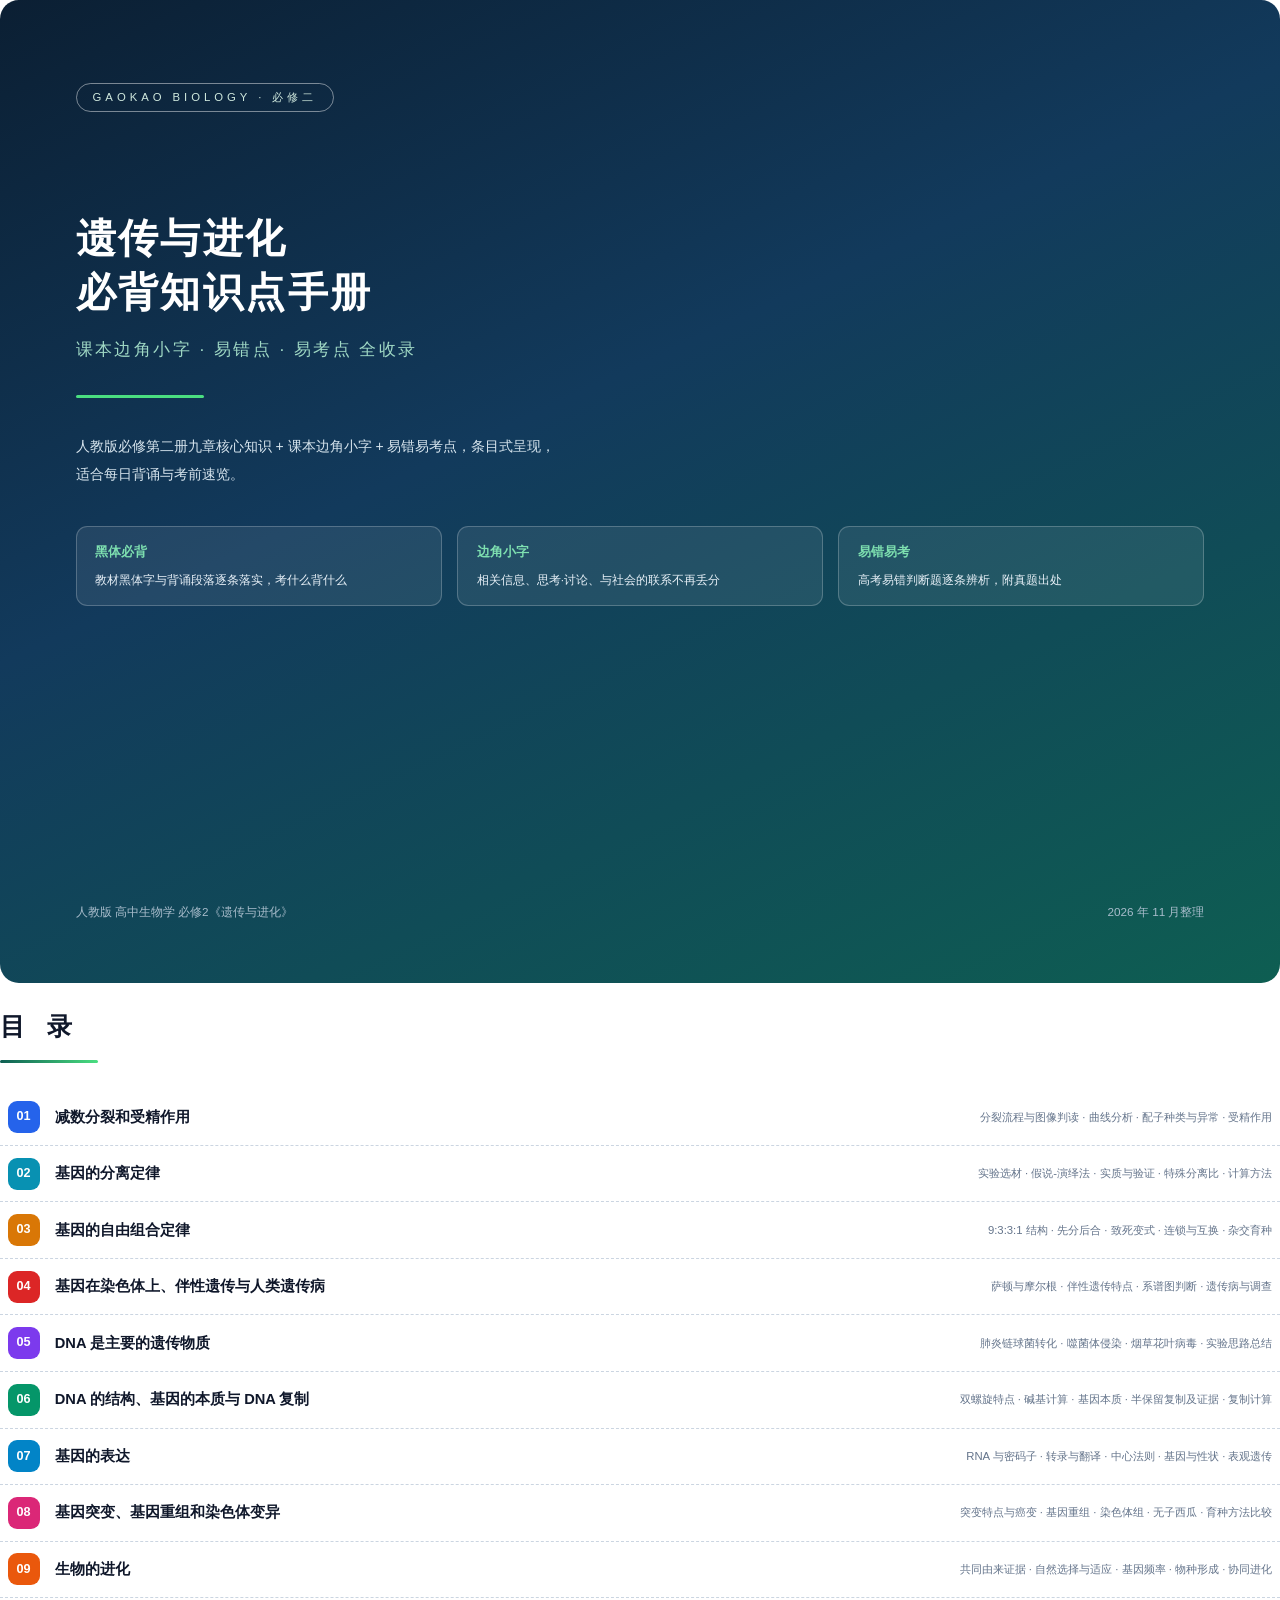
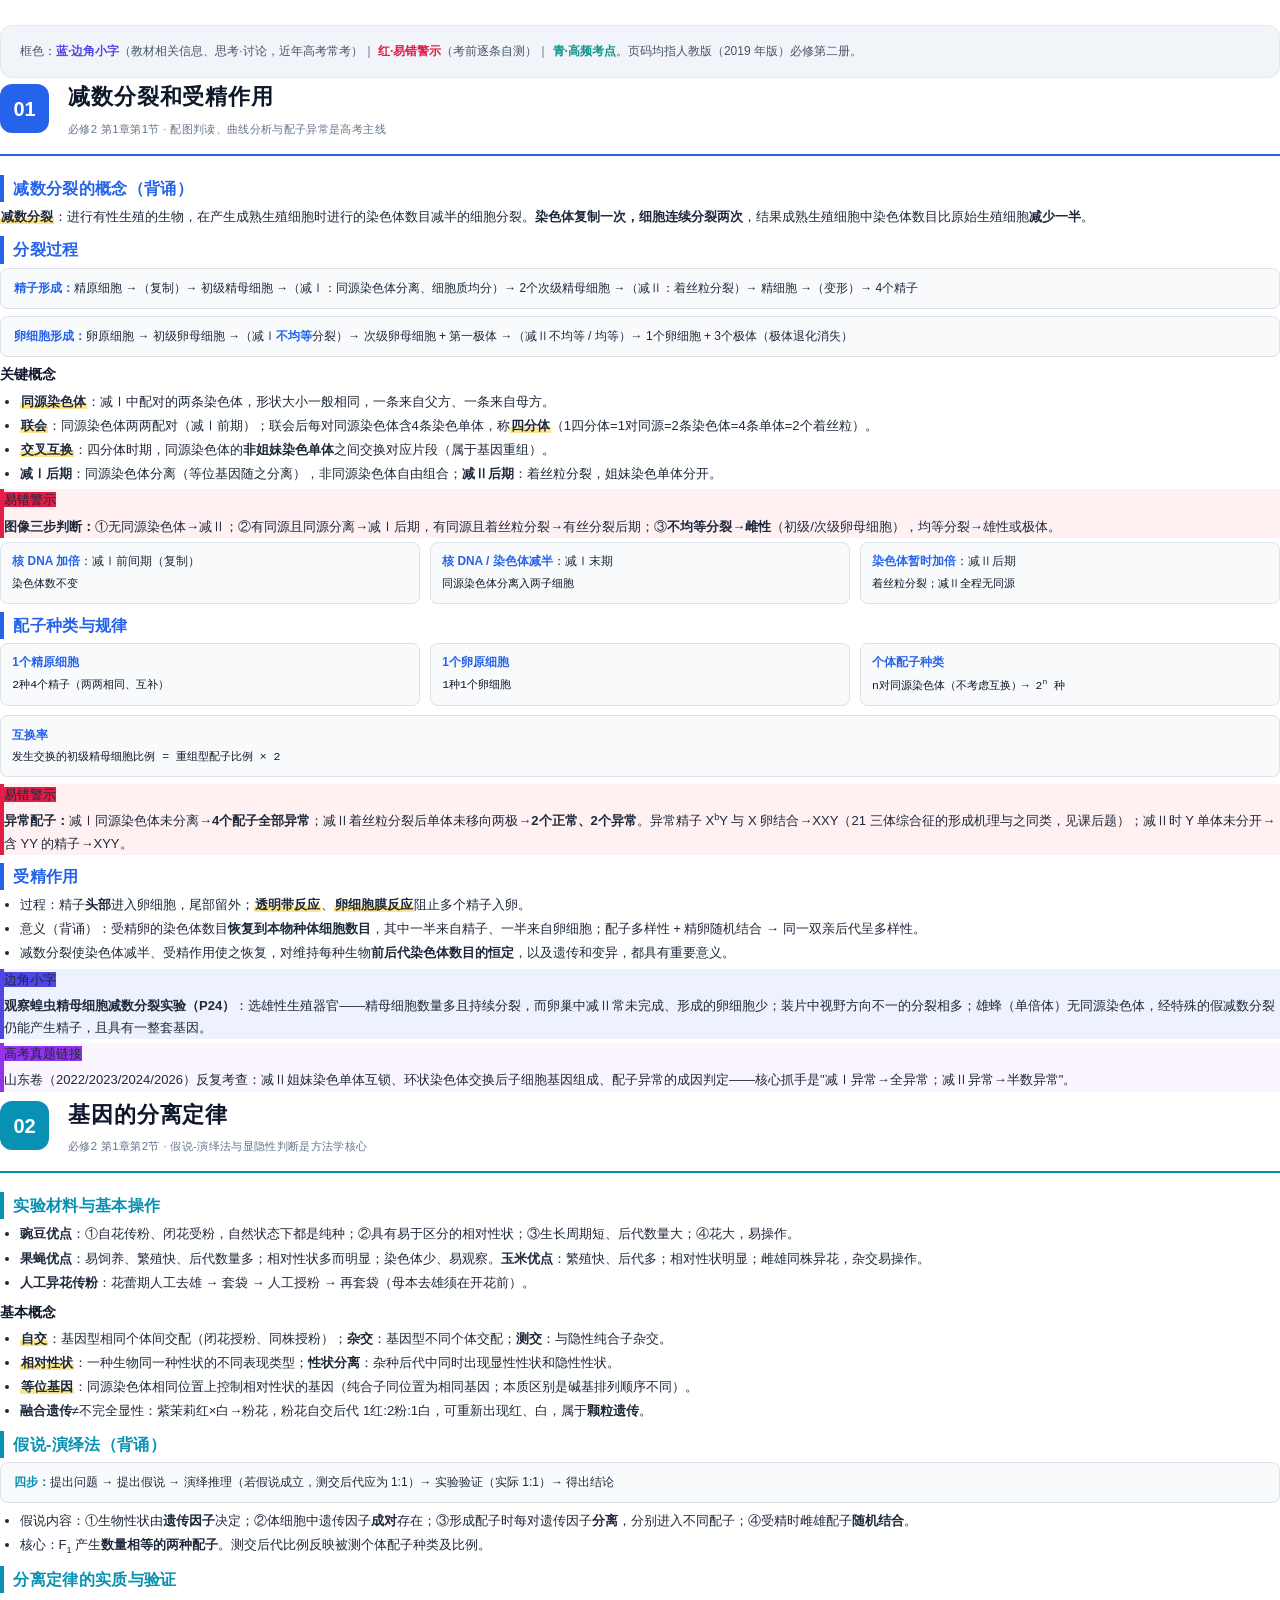
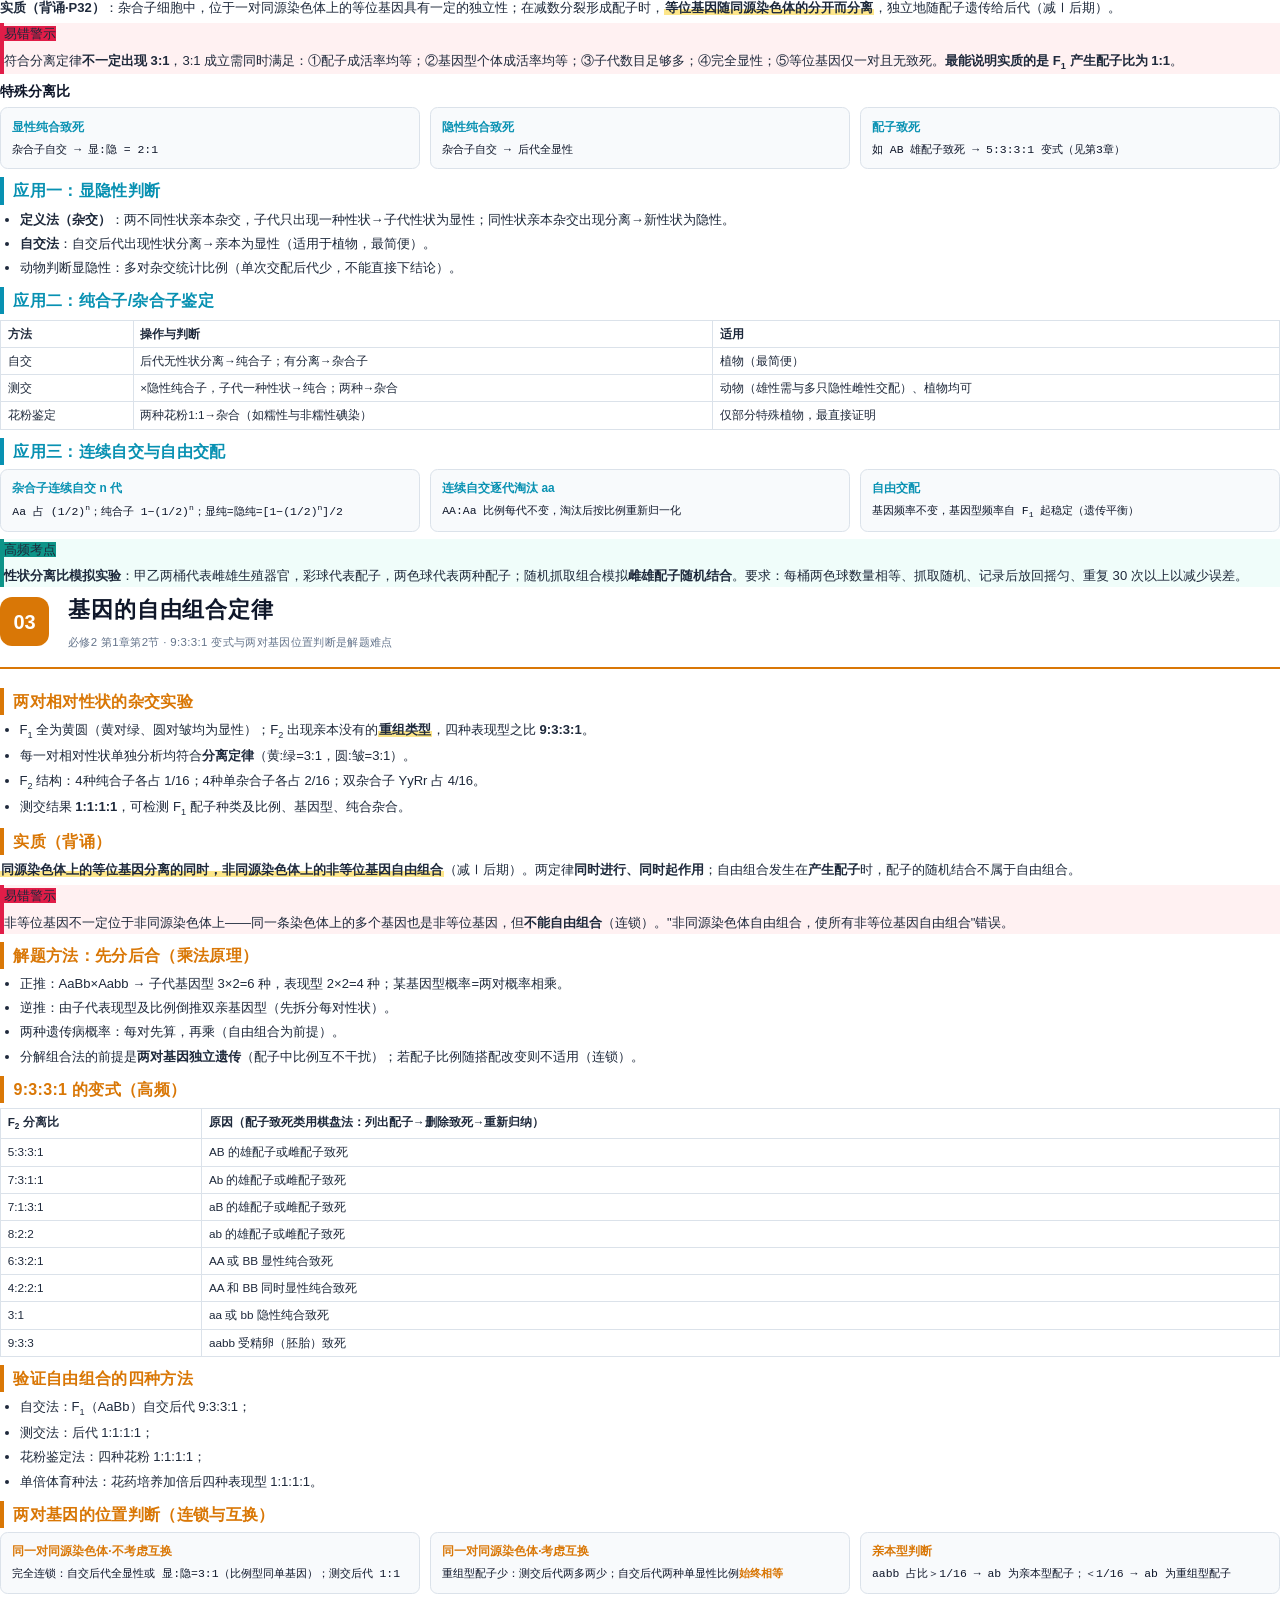
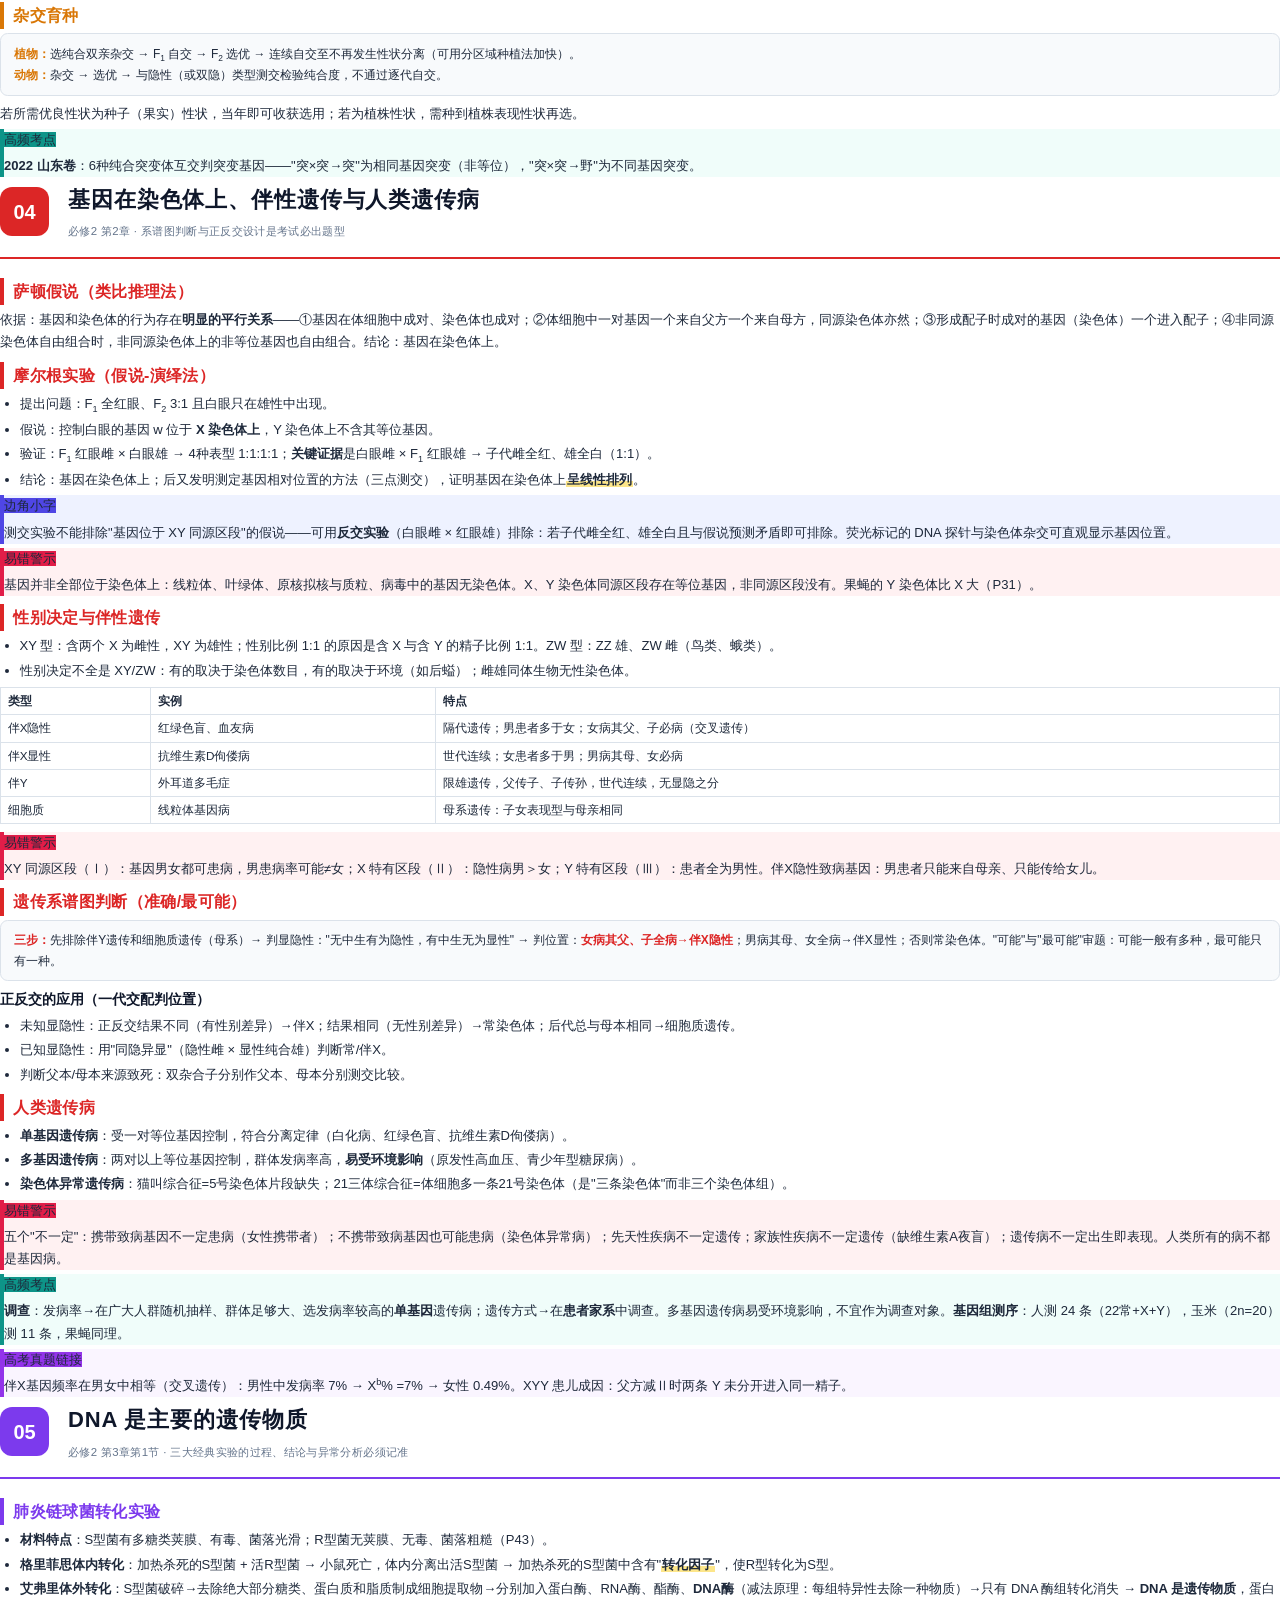
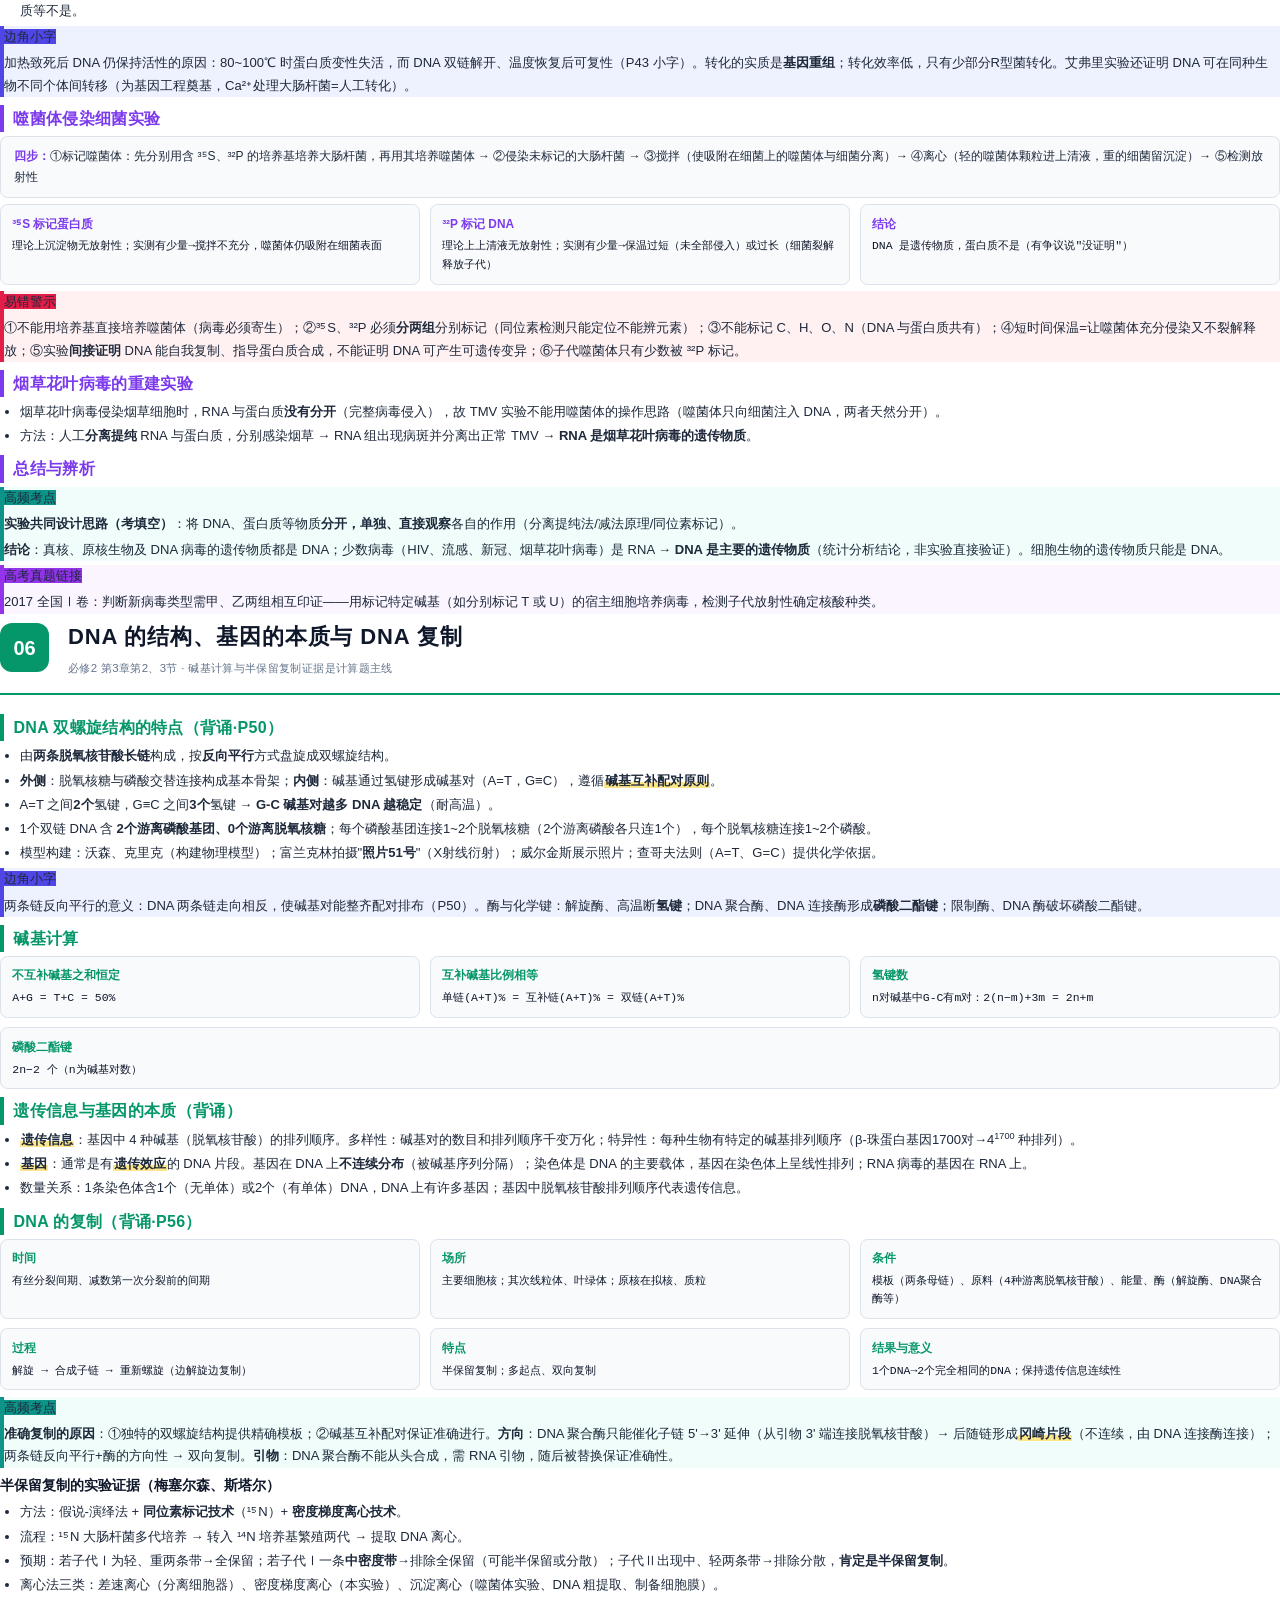
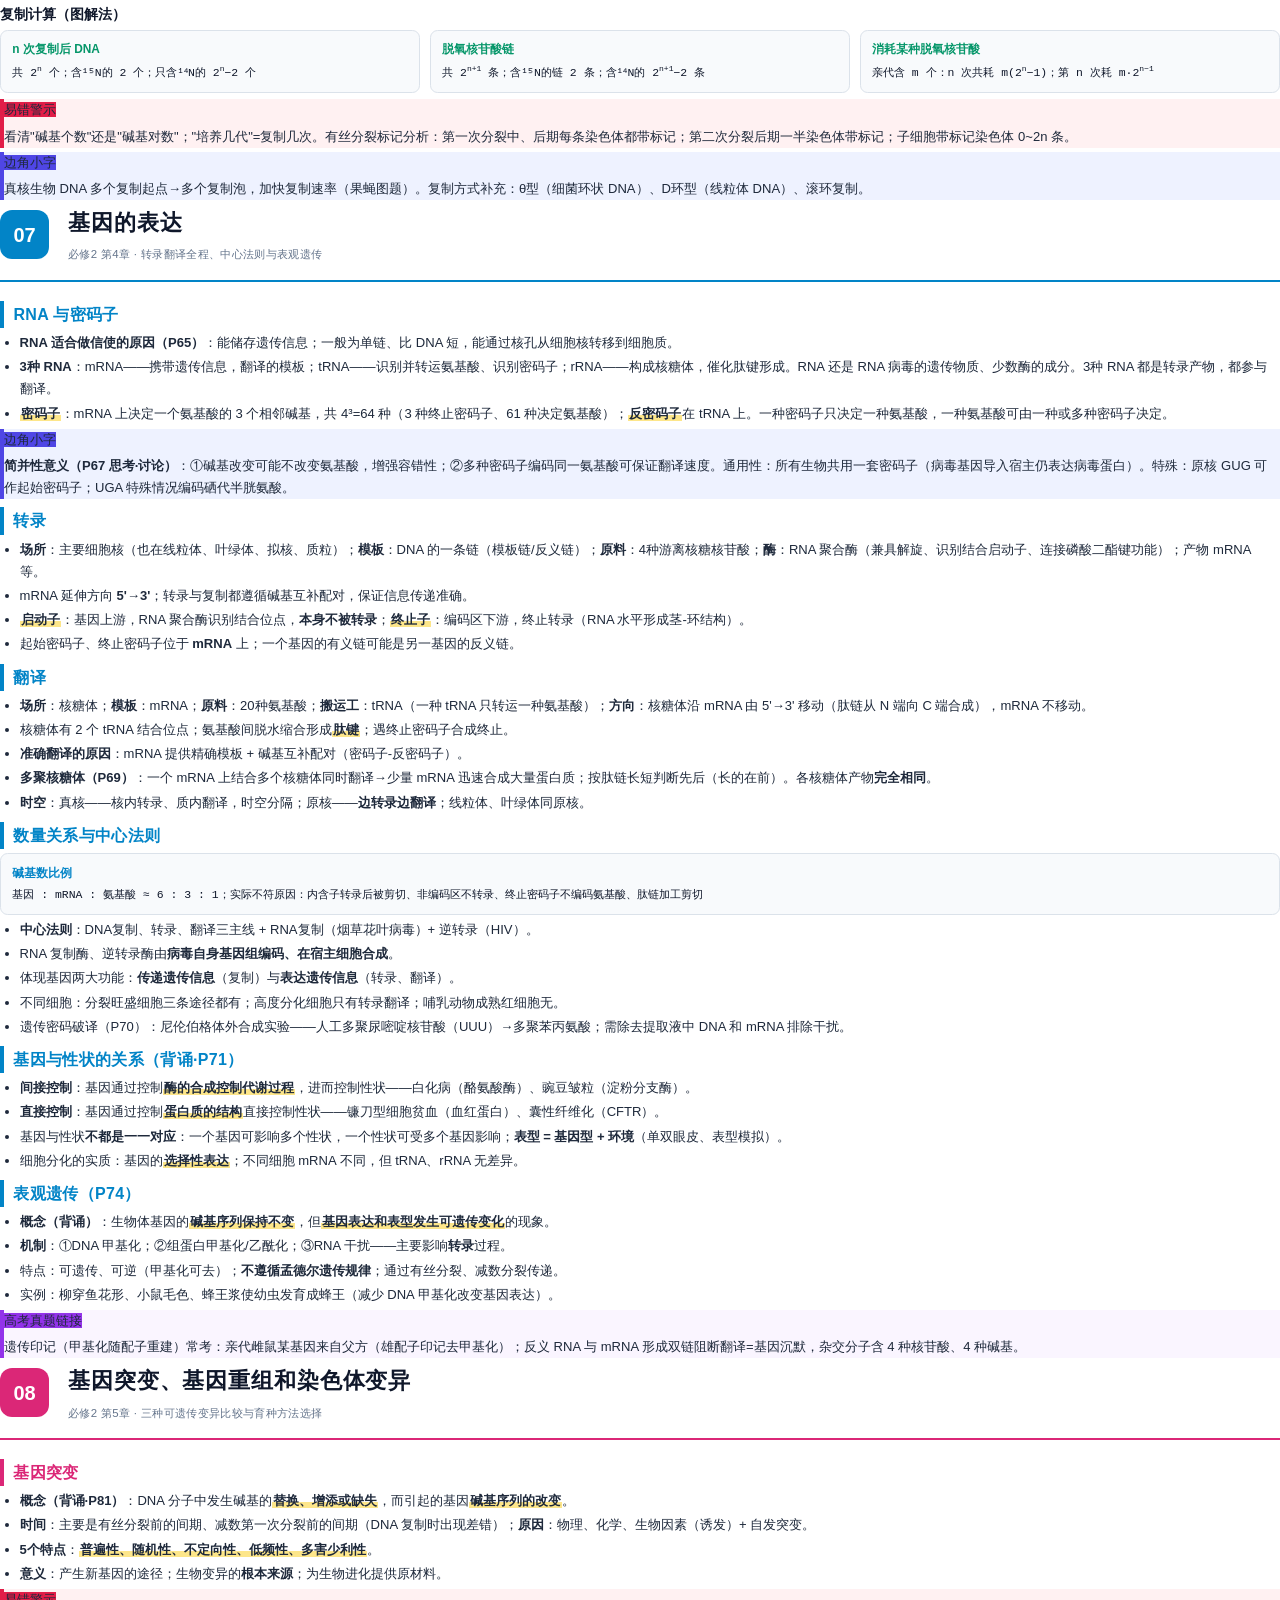
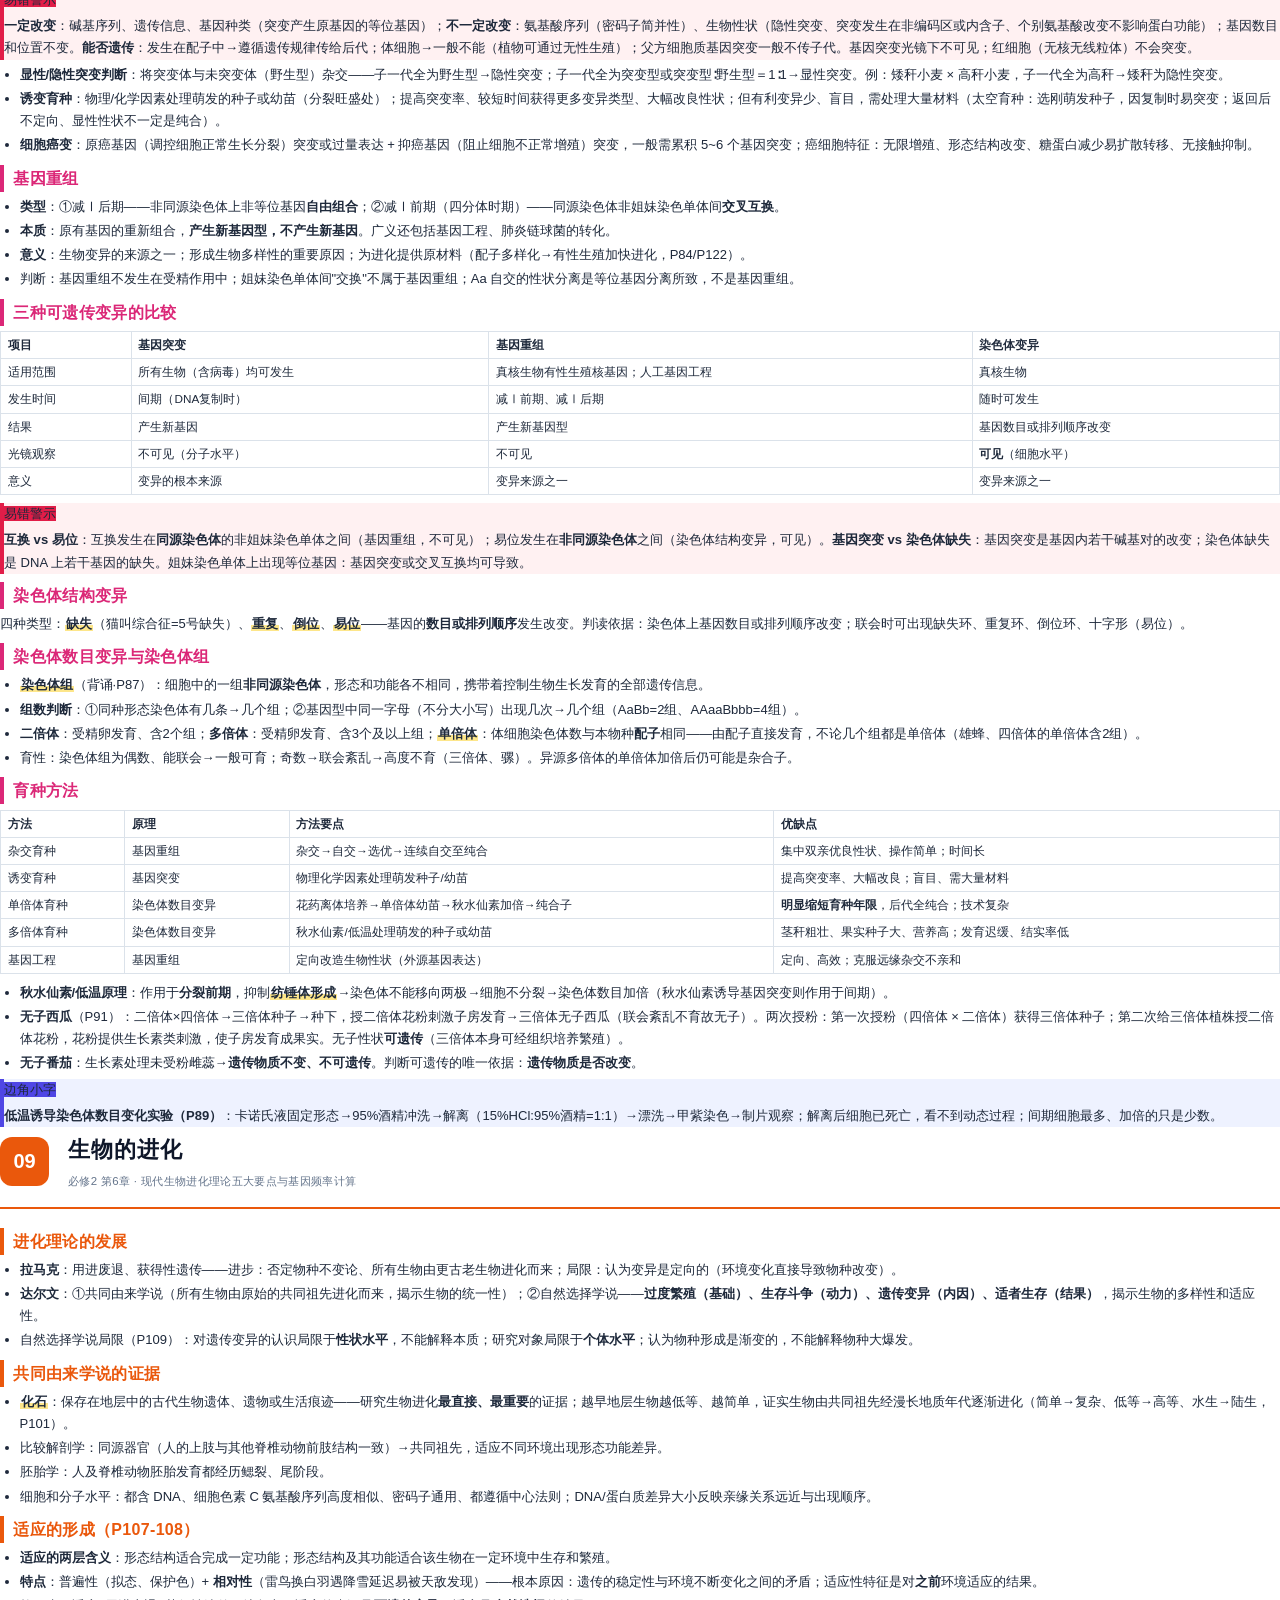
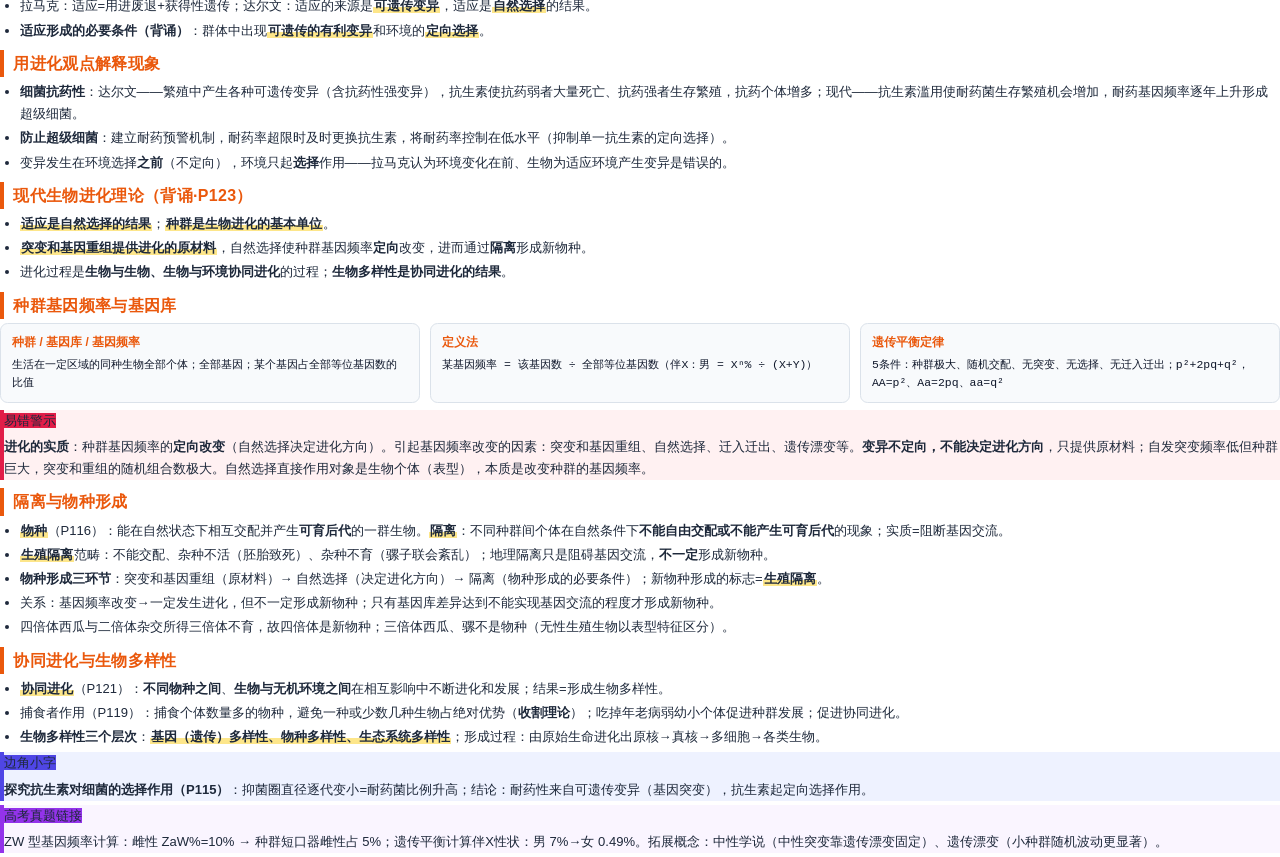
<file: notes2.html>
<!DOCTYPE html>
<html lang="zh-CN">
<head>
<meta charset="UTF-8">
<title>高中生物学 必修2《遗传与进化》必背知识点</title>
<style>
@page { size: A4; margin: 13mm 14mm 15mm; }
* { box-sizing: border-box; }
html, body { margin:0; padding:0; }
body {
  font-family: "PingFang SC","Hiragino Sans GB","Microsoft YaHei","Songti SC",sans-serif;
  color:#1e293b; font-size:9.8pt; line-height:1.7;
  -webkit-print-color-adjust: exact; print-color-adjust: exact;
}
p { margin: 3pt 0; }
h1,h2,h3 { margin:0; font-weight:700; }
ul,ol { margin:3pt 0 3pt 0; padding-left:1.5em; }
li { margin: 1.5pt 0; }
b { font-weight:600; }
sub,sup { font-size:70%; }
.k { font-weight:600; background: linear-gradient(transparent 62%, #fde68a 62%); padding:0 1px; }
table { border-collapse: collapse; width:100%; margin:4pt 0 6pt; }
th,td { border:0.6pt solid #dbe2ea; padding:3pt 5pt; vertical-align:top; font-size:8.8pt; line-height:1.55; text-align:left; }
th { font-weight:600; }

/* ---------- 封面 ---------- */
.cover {
  break-after: page; height: 260mm; border-radius: 5mm;
  background: linear-gradient(155deg, #0b1f33 0%, #123a5c 42%, #0e5e52 100%);
  color:#fff; padding: 22mm 20mm 16mm; display:flex; flex-direction:column;
}
.cv-badge { display:inline-block; align-self:flex-start; font-size:8.5pt; letter-spacing:.35em;
  border:1pt solid rgba(255,255,255,.45); border-radius:99px; padding:3pt 12pt; color:#cfe8dd; }
.cv-title { font-size:30pt; font-weight:700; line-height:1.35; margin-top:26mm; letter-spacing:.06em; }
.cv-title small { display:block; font-size:13pt; font-weight:500; color:#9fd8c4; margin-top:5mm; letter-spacing:.14em; }
.cv-line { width:34mm; height:2.6pt; background:#4ade80; margin:9mm 0; border-radius:2pt; }
.cv-desc { font-size:10.5pt; color:#d7e5ee; line-height:2; max-width:128mm; }
.cv-cards { display:flex; gap:4mm; margin-top:10mm; }
.cv-card { flex:1; background:rgba(255,255,255,.08); border:0.7pt solid rgba(255,255,255,.22);
  border-radius:3mm; padding:4mm 5mm; font-size:8.8pt; line-height:1.7; color:#e8f1f8; }
.cv-card b { display:block; color:#7ee0b0; font-size:9.5pt; margin-bottom:1.5mm; }
.cv-foot { margin-top:auto; display:flex; justify-content:space-between; align-items:flex-end;
  font-size:8.8pt; color:#a8bccb; }

/* ---------- 目录 ---------- */
.toc { break-after: page; padding-top:6mm; }
.toc h1 { font-size:19pt; color:#0f172a; letter-spacing:.3em; }
.toc-rule { width:26mm; height:2.4pt; background:linear-gradient(90deg,#0e5e52,#4ade80); border-radius:2pt; margin:3mm 0 7mm; }
.toc-row { display:flex; align-items:center; gap:4mm; padding:3.1mm 2mm; border-bottom:0.6pt dashed #cbd5e1; }
.toc-num { width:8.5mm; height:8.5mm; border-radius:2.4mm; color:#fff; font-weight:700; font-size:9.5pt;
  display:flex; align-items:center; justify-content:center; flex:none; }
.toc-t { font-weight:600; font-size:11pt; color:#0f172a; }
.toc-d { margin-left:auto; font-size:8.5pt; color:#64748b; text-align:right; max-width:118mm; }
.toc-note { margin-top:7mm; background:#f1f5f9; border:0.6pt solid #e2e8f0; border-radius:3mm; padding:4mm 5mm; font-size:9pt; color:#475569; line-height:1.8; }

/* ---------- 章节通用 ---------- */
.chapter { break-before: page; --ac:#2563EB; --acb: color-mix(in srgb, var(--ac) 9%, white); }
.ch-head { display:flex; align-items:center; gap:5mm; padding:0 0 4mm; border-bottom:2pt solid var(--ac); margin-bottom:5mm; }
.ch-num { width:13mm; height:13mm; border-radius:3.2mm; background:var(--ac); color:#fff;
  font-size:15pt; font-weight:700; display:flex; align-items:center; justify-content:center; flex:none; }
.ch-head h1 { font-size:16.5pt; color:#0f172a; letter-spacing:.04em; }
.ch-sub { font-size:8.6pt; color:#64748b; margin-top:1mm; letter-spacing:.03em; }

h2 { font-size:12pt; color:var(--ac); margin:6pt 0 3pt; padding-left:2.5mm; border-left:3.2pt solid var(--ac); letter-spacing:.02em; }
h3 { font-size:10.2pt; color:#0f172a; margin:5pt 0 2pt; }

/* 提示框 */
.bx { border-radius:2.4mm; padding:3.2mm 4mm 3.2mm 4mm; margin:4pt 0 6pt; break-inside:avoid; position:relative; }
.bx .bx-tag { display:inline-block; font-size:7.6pt; font-weight:700; letter-spacing:.12em; color:#fff;
  border-radius:99px; padding:1pt 8pt 1.5pt; margin-bottom:2mm; }
.bx p, .bx li { font-size:9.2pt; }
.note { background:#eef2ff; border-left:3pt solid #4F46E5; }
.note .bx-tag { background:#4F46E5; }
.warn { background:#fff1f2; border-left:3pt solid #E11D48; }
.warn .bx-tag { background:#E11D48; }
.exam { background:#f0fdfa; border-left:3pt solid #0D9488; }
.exam .bx-tag { background:#0D9488; }
.exp  { background:#faf5ff; border-left:3pt solid #9333EA; }
.exp  .bx-tag { background:#9333EA; }

/* 公式卡片 */
.fgrid { display:flex; flex-wrap:wrap; gap:2.5mm; margin:3pt 0 5pt; }
.fcard { flex:1 1 30%; background:#f8fafc; border:0.6pt solid #dbe2ea; border-radius:2mm;
  padding:2.5mm 3mm; font-size:8.9pt; line-height:1.6; break-inside:avoid; }
.fcard b { color:var(--ac); }
.fcard .fm { display:block; font-family:"Menlo","SF Mono",monospace; font-size:8.6pt; color:#0f172a; margin-top:1mm; }

/* 流程 */
.flow { background:#f8fafc; border:0.6pt solid #dbe2ea; border-radius:2mm; padding:2.5mm 3.5mm;
  font-size:9pt; margin:3pt 0 5pt; break-inside:avoid; }
.flow b { color:var(--ac); }

/* 章末小结 */
.recap { background:var(--acb); border:0.7pt solid var(--ac); border-radius:3mm; padding:3.5mm 4.5mm; margin-top:6pt; break-inside:avoid; }
.recap .bx-tag { display:inline-block; background:var(--ac); color:#fff; font-size:7.6pt; font-weight:700;
  letter-spacing:.12em; border-radius:99px; padding:1pt 8pt 1.5pt; margin-bottom:2mm; }
.recap p { font-size:9.2pt; }
</style>
</head>
<body>

<!-- ================= 封面 ================= -->
<section class="cover">
  <div>
    <span class="cv-badge">GAOKAO BIOLOGY · 必修二</span>
    <div class="cv-title">
      遗传与进化<br>必背知识点手册
      <small>课本边角小字 · 易错点 · 易考点 全收录</small>
    </div>
    <div class="cv-line"></div>
    <p class="cv-desc">
      人教版必修第二册九章核心知识 + 课本边角小字 + 易错易考点，条目式呈现，适合每日背诵与考前速览。
    </p>
    <div class="cv-cards">
      <div class="cv-card"><b>黑体必背</b>教材黑体字与背诵段落逐条落实，考什么背什么</div>
      <div class="cv-card"><b>边角小字</b>相关信息、思考·讨论、与社会的联系不再丢分</div>
      <div class="cv-card"><b>易错易考</b>高考易错判断题逐条辨析，附真题出处</div>
    </div>
  </div>
  <div class="cv-foot">
    <span>人教版 高中生物学 必修2《遗传与进化》</span>
    <span>2026 年 11 月整理</span>
  </div>
</section>

<!-- ================= 目录 ================= -->
<section class="toc">
  <h1>目 录</h1>
  <div class="toc-rule"></div>
  <div class="toc-row"><div class="toc-num" style="background:#2563EB">01</div><div class="toc-t">减数分裂和受精作用</div><div class="toc-d">分裂流程与图像判读 · 曲线分析 · 配子种类与异常 · 受精作用</div></div>
  <div class="toc-row"><div class="toc-num" style="background:#0891B2">02</div><div class="toc-t">基因的分离定律</div><div class="toc-d">实验选材 · 假说-演绎法 · 实质与验证 · 特殊分离比 · 计算方法</div></div>
  <div class="toc-row"><div class="toc-num" style="background:#D97706">03</div><div class="toc-t">基因的自由组合定律</div><div class="toc-d">9:3:3:1 结构 · 先分后合 · 致死变式 · 连锁与互换 · 杂交育种</div></div>
  <div class="toc-row"><div class="toc-num" style="background:#DC2626">04</div><div class="toc-t">基因在染色体上、伴性遗传与人类遗传病</div><div class="toc-d">萨顿与摩尔根 · 伴性遗传特点 · 系谱图判断 · 遗传病与调查</div></div>
  <div class="toc-row"><div class="toc-num" style="background:#7C3AED">05</div><div class="toc-t">DNA 是主要的遗传物质</div><div class="toc-d">肺炎链球菌转化 · 噬菌体侵染 · 烟草花叶病毒 · 实验思路总结</div></div>
  <div class="toc-row"><div class="toc-num" style="background:#059669">06</div><div class="toc-t">DNA 的结构、基因的本质与 DNA 复制</div><div class="toc-d">双螺旋特点 · 碱基计算 · 基因本质 · 半保留复制及证据 · 复制计算</div></div>
  <div class="toc-row"><div class="toc-num" style="background:#0284C7">07</div><div class="toc-t">基因的表达</div><div class="toc-d">RNA 与密码子 · 转录与翻译 · 中心法则 · 基因与性状 · 表观遗传</div></div>
  <div class="toc-row"><div class="toc-num" style="background:#DB2777">08</div><div class="toc-t">基因突变、基因重组和染色体变异</div><div class="toc-d">突变特点与癌变 · 基因重组 · 染色体组 · 无子西瓜 · 育种方法比较</div></div>
  <div class="toc-row"><div class="toc-num" style="background:#EA580C">09</div><div class="toc-t">生物的进化</div><div class="toc-d">共同由来证据 · 自然选择与适应 · 基因频率 · 物种形成 · 协同进化</div></div>
  <div class="toc-note">
    框色：<b style="color:#4F46E5">蓝·边角小字</b>（教材相关信息、思考·讨论，近年高考常考）｜
    <b style="color:#E11D48">红·易错警示</b>（考前逐条自测）｜
    <b style="color:#0D9488">青·高频考点</b>。页码均指人教版（2019 年版）必修第二册。
  </div>
</section>

<!-- ================= 01 减数分裂和受精作用 ================= -->
<section class="chapter" style="--ac:#2563EB">
  <div class="ch-head">
    <div class="ch-num">01</div>
    <div><h1>减数分裂和受精作用</h1>
      <div class="ch-sub">必修2 第1章第1节 · 配图判读、曲线分析与配子异常是高考主线</div>
    </div>
  </div>

  <h2>减数分裂的概念（背诵）</h2>
  <p><span class="k">减数分裂</span>：进行有性生殖的生物，在产生成熟生殖细胞时进行的染色体数目减半的细胞分裂。<b>染色体复制一次，细胞连续分裂两次</b>，结果成熟生殖细胞中染色体数目比原始生殖细胞<b>减少一半</b>。</p>

  <h2>分裂过程</h2>
  <div class="flow"><b>精子形成：</b>精原细胞 →（复制）→ 初级精母细胞 →（减Ⅰ：同源染色体分离、细胞质均分）→ 2个次级精母细胞 →（减Ⅱ：着丝粒分裂）→ 精细胞 →（变形）→ 4个精子</div>
  <div class="flow"><b>卵细胞形成：</b>卵原细胞 → 初级卵母细胞 →（减Ⅰ<b>不均等</b>分裂）→ 次级卵母细胞 + 第一极体 →（减Ⅱ不均等 / 均等）→ 1个卵细胞 + 3个极体（极体退化消失）</div>

  <h3>关键概念</h3>
  <ul>
    <li><span class="k">同源染色体</span>：减Ⅰ中配对的两条染色体，形状大小一般相同，一条来自父方、一条来自母方。</li>
    <li><span class="k">联会</span>：同源染色体两两配对（减Ⅰ前期）；联会后每对同源染色体含4条染色单体，称<span class="k">四分体</span>（1四分体=1对同源=2条染色体=4条单体=2个着丝粒）。</li>
    <li><span class="k">交叉互换</span>：四分体时期，同源染色体的<b>非姐妹染色单体</b>之间交换对应片段（属于基因重组）。</li>
    <li><b>减Ⅰ后期</b>：同源染色体分离（等位基因随之分离），非同源染色体自由组合；<b>减Ⅱ后期</b>：着丝粒分裂，姐妹染色单体分开。</li>
  </ul>

  <div class="warn"><span class="bx-tag">易错警示</span>
    <p><b>图像三步判断：</b>①无同源染色体→减Ⅱ；②有同源且同源分离→减Ⅰ后期，有同源且着丝粒分裂→有丝分裂后期；③<b>不均等分裂→雌性</b>（初级/次级卵母细胞），均等分裂→雄性或极体。</p>
  </div>

  <div class="fgrid">
    <div class="fcard"><b>核 DNA 加倍</b>：减Ⅰ前间期（复制）<span class="fm">染色体数不变</span></div>
    <div class="fcard"><b>核 DNA / 染色体减半</b>：减Ⅰ末期<span class="fm">同源染色体分离入两子细胞</span></div>
    <div class="fcard"><b>染色体暂时加倍</b>：减Ⅱ后期<span class="fm">着丝粒分裂；减Ⅱ全程无同源</span></div>
  </div>

  <h2>配子种类与规律</h2>
  <div class="fgrid">
    <div class="fcard"><b>1个精原细胞</b><span class="fm">2种4个精子（两两相同、互补）</span></div>
    <div class="fcard"><b>1个卵原细胞</b><span class="fm">1种1个卵细胞</span></div>
    <div class="fcard"><b>个体配子种类</b><span class="fm">n对同源染色体（不考虑互换）→ 2<sup>n</sup> 种</span></div>
    <div class="fcard"><b>互换率</b><span class="fm">发生交换的初级精母细胞比例 = 重组型配子比例 × 2</span></div>
  </div>

  <div class="warn"><span class="bx-tag">易错警示</span>
    <p><b>异常配子：</b>减Ⅰ同源染色体未分离→<b>4个配子全部异常</b>；减Ⅱ着丝粒分裂后单体未移向两极→<b>2个正常、2个异常</b>。异常精子 X<sup>b</sup>Y 与 X 卵结合→XXY（21 三体综合征的形成机理与之同类，见课后题）；减Ⅱ时 Y 单体未分开→含 YY 的精子→XYY。</p>
  </div>

  <h2>受精作用</h2>
  <ul>
    <li>过程：精子<b>头部</b>进入卵细胞，尾部留外；<span class="k">透明带反应</span>、<span class="k">卵细胞膜反应</span>阻止多个精子入卵。</li>
    <li>意义（背诵）：受精卵的染色体数目<b>恢复到本物种体细胞数目</b>，其中一半来自精子、一半来自卵细胞；配子多样性 + 精卵随机结合 → 同一双亲后代呈多样性。</li>
    <li>减数分裂使染色体减半、受精作用使之恢复，对维持每种生物<b>前后代染色体数目的恒定</b>，以及遗传和变异，都具有重要意义。</li>
  </ul>

  <div class="note"><span class="bx-tag">边角小字</span>
    <p><b>观察蝗虫精母细胞减数分裂实验（P24）</b>：选雄性生殖器官——精母细胞数量多且持续分裂，而卵巢中减Ⅱ常未完成、形成的卵细胞少；装片中视野方向不一的分裂相多；雄蜂（单倍体）无同源染色体，经特殊的假减数分裂仍能产生精子，且具有一整套基因。</p>
  </div>

  <div class="exp"><span class="bx-tag">高考真题链接</span>
    <p>山东卷（2022/2023/2024/2026）反复考查：减Ⅱ姐妹染色单体互锁、环状染色体交换后子细胞基因组成、配子异常的成因判定——核心抓手是"减Ⅰ异常→全异常；减Ⅱ异常→半数异常"。</p>
  </div>
</section>

<!-- ================= 02 基因的分离定律 ================= -->
<section class="chapter" style="--ac:#0891B2">
  <div class="ch-head">
    <div class="ch-num">02</div>
    <div><h1>基因的分离定律</h1>
      <div class="ch-sub">必修2 第1章第2节 · 假说-演绎法与显隐性判断是方法学核心</div>
    </div>
  </div>

  <h2>实验材料与基本操作</h2>
  <ul>
    <li><b>豌豆优点</b>：①自花传粉、闭花受粉，自然状态下都是纯种；②具有易于区分的相对性状；③生长周期短、后代数量大；④花大，易操作。</li>
    <li><b>果蝇优点</b>：易饲养、繁殖快、后代数量多；相对性状多而明显；染色体少、易观察。<b>玉米优点</b>：繁殖快、后代多；相对性状明显；雌雄同株异花，杂交易操作。</li>
    <li><b>人工异花传粉</b>：花蕾期人工去雄 → 套袋 → 人工授粉 → 再套袋（母本去雄须在开花前）。</li>
  </ul>

  <h3>基本概念</h3>
  <ul>
    <li><span class="k">自交</span>：基因型相同个体间交配（闭花授粉、同株授粉）；<b>杂交</b>：基因型不同个体交配；<b>测交</b>：与隐性纯合子杂交。</li>
    <li><span class="k">相对性状</span>：一种生物同一种性状的不同表现类型；<b>性状分离</b>：杂种后代中同时出现显性性状和隐性性状。</li>
    <li><span class="k">等位基因</span>：同源染色体相同位置上控制相对性状的基因（纯合子同位置为相同基因；本质区别是碱基排列顺序不同）。</li>
    <li><b>融合遗传</b>≠不完全显性：紫茉莉红×白→粉花，粉花自交后代 1红:2粉:1白，可重新出现红、白，属于<b>颗粒遗传</b>。</li>
  </ul>

  <h2>假说-演绎法（背诵）</h2>
  <div class="flow"><b>四步：</b>提出问题 → 提出假说 → 演绎推理（若假说成立，测交后代应为 1:1）→ 实验验证（实际 1:1）→ 得出结论</div>
  <ul>
    <li>假说内容：①生物性状由<b>遗传因子</b>决定；②体细胞中遗传因子<b>成对</b>存在；③形成配子时每对遗传因子<b>分离</b>，分别进入不同配子；④受精时雌雄配子<b>随机结合</b>。</li>
    <li>核心：F<sub>1</sub> 产生<b>数量相等的两种配子</b>。测交后代比例反映被测个体配子种类及比例。</li>
  </ul>

  <h2>分离定律的实质与验证</h2>
  <p><b>实质（背诵·P32）</b>：杂合子细胞中，位于一对同源染色体上的等位基因具有一定的独立性；在减数分裂形成配子时，<span class="k">等位基因随同源染色体的分开而分离</span>，独立地随配子遗传给后代（减Ⅰ后期）。</p>
  <div class="warn"><span class="bx-tag">易错警示</span>
    <p>符合分离定律<b>不一定出现 3:1</b>，3:1 成立需同时满足：①配子成活率均等；②基因型个体成活率均等；③子代数目足够多；④完全显性；⑤等位基因仅一对且无致死。<b>最能说明实质的是 F<sub>1</sub> 产生配子比为 1:1</b>。</p>
  </div>

  <h3>特殊分离比</h3>
  <div class="fgrid">
    <div class="fcard"><b>显性纯合致死</b><span class="fm">杂合子自交 → 显:隐 = 2:1</span></div>
    <div class="fcard"><b>隐性纯合致死</b><span class="fm">杂合子自交 → 后代全显性</span></div>
    <div class="fcard"><b>配子致死</b><span class="fm">如 AB 雄配子致死 → 5:3:3:1 变式（见第3章）</span></div>
  </div>

  <h2>应用一：显隐性判断</h2>
  <ul>
    <li><b>定义法（杂交）</b>：两不同性状亲本杂交，子代只出现一种性状→子代性状为显性；同性状亲本杂交出现分离→新性状为隐性。</li>
    <li><b>自交法</b>：自交后代出现性状分离→亲本为显性（适用于植物，最简便）。</li>
    <li>动物判断显隐性：多对杂交统计比例（单次交配后代少，不能直接下结论）。</li>
  </ul>

  <h2>应用二：纯合子/杂合子鉴定</h2>
  <table>
    <tr><th>方法</th><th>操作与判断</th><th>适用</th></tr>
    <tr><td>自交</td><td>后代无性状分离→纯合子；有分离→杂合子</td><td>植物（最简便）</td></tr>
    <tr><td>测交</td><td>×隐性纯合子，子代一种性状→纯合；两种→杂合</td><td>动物（雄性需与多只隐性雌性交配）、植物均可</td></tr>
    <tr><td>花粉鉴定</td><td>两种花粉1:1→杂合（如糯性与非糯性碘染）</td><td>仅部分特殊植物，最直接证明</td></tr>
  </table>

  <h2>应用三：连续自交与自由交配</h2>
  <div class="fgrid">
    <div class="fcard"><b>杂合子连续自交 n 代</b><span class="fm">Aa 占 (1/2)<sup>n</sup>；纯合子 1−(1/2)<sup>n</sup>；显纯=隐纯=[1−(1/2)<sup>n</sup>]/2</span></div>
    <div class="fcard"><b>连续自交逐代淘汰 aa</b><span class="fm">AA:Aa 比例每代不变，淘汰后按比例重新归一化</span></div>
    <div class="fcard"><b>自由交配</b><span class="fm">基因频率不变，基因型频率自 F<sub>1</sub> 起稳定（遗传平衡）</span></div>
  </div>

  <div class="exam"><span class="bx-tag">高频考点</span>
    <p><b>性状分离比模拟实验</b>：甲乙两桶代表雌雄生殖器官，彩球代表配子，两色球代表两种配子；随机抓取组合模拟<b>雌雄配子随机结合</b>。要求：每桶两色球数量相等、抓取随机、记录后放回摇匀、重复 30 次以上以减少误差。</p>
  </div>
</section>

<!-- ================= 03 基因的自由组合定律 ================= -->
<section class="chapter" style="--ac:#D97706">
  <div class="ch-head">
    <div class="ch-num">03</div>
    <div><h1>基因的自由组合定律</h1>
      <div class="ch-sub">必修2 第1章第2节 · 9:3:3:1 变式与两对基因位置判断是解题难点</div>
    </div>
  </div>

  <h2>两对相对性状的杂交实验</h2>
  <ul>
    <li>F<sub>1</sub> 全为黄圆（黄对绿、圆对皱均为显性）；F<sub>2</sub> 出现亲本没有的<span class="k">重组类型</span>，四种表现型之比 <b>9:3:3:1</b>。</li>
    <li>每一对相对性状单独分析均符合<b>分离定律</b>（黄:绿=3:1，圆:皱=3:1）。</li>
    <li>F<sub>2</sub> 结构：4种纯合子各占 1/16；4种单杂合子各占 2/16；双杂合子 YyRr 占 4/16。</li>
    <li>测交结果 <b>1:1:1:1</b>，可检测 F<sub>1</sub> 配子种类及比例、基因型、纯合杂合。</li>
  </ul>

  <h2>实质（背诵）</h2>
  <p><span class="k">同源染色体上的等位基因分离的同时，非同源染色体上的非等位基因自由组合</span>（减Ⅰ后期）。两定律<b>同时进行、同时起作用</b>；自由组合发生在<b>产生配子</b>时，配子的随机结合不属于自由组合。</p>

  <div class="warn"><span class="bx-tag">易错警示</span>
    <p>非等位基因不一定位于非同源染色体上——同一条染色体上的多个基因也是非等位基因，但<b>不能自由组合</b>（连锁）。"非同源染色体自由组合，使所有非等位基因自由组合"错误。</p>
  </div>

  <h2>解题方法：先分后合（乘法原理）</h2>
  <ul>
    <li>正推：AaBb×Aabb → 子代基因型 3×2=6 种，表现型 2×2=4 种；某基因型概率=两对概率相乘。</li>
    <li>逆推：由子代表现型及比例倒推双亲基因型（先拆分每对性状）。</li>
    <li>两种遗传病概率：每对先算，再乘（自由组合为前提）。</li>
    <li>分解组合法的前提是<b>两对基因独立遗传</b>（配子中比例互不干扰）；若配子比例随搭配改变则不适用（连锁）。</li>
  </ul>

  <h2>9:3:3:1 的变式（高频）</h2>
  <table>
    <tr><th>F<sub>2</sub> 分离比</th><th>原因（配子致死类用棋盘法：列出配子→删除致死→重新归纳）</th></tr>
    <tr><td>5:3:3:1</td><td>AB 的雄配子或雌配子致死</td></tr>
    <tr><td>7:3:1:1</td><td>Ab 的雄配子或雌配子致死</td></tr>
    <tr><td>7:1:3:1</td><td>aB 的雄配子或雌配子致死</td></tr>
    <tr><td>8:2:2</td><td>ab 的雄配子或雌配子致死</td></tr>
    <tr><td>6:3:2:1</td><td>AA 或 BB 显性纯合致死</td></tr>
    <tr><td>4:2:2:1</td><td>AA 和 BB 同时显性纯合致死</td></tr>
    <tr><td>3:1</td><td>aa 或 bb 隐性纯合致死</td></tr>
    <tr><td>9:3:3</td><td>aabb 受精卵（胚胎）致死</td></tr>
  </table>

  <h2>验证自由组合的四种方法</h2>
  <ul>
    <li>自交法：F<sub>1</sub>（AaBb）自交后代 9:3:3:1；</li>
    <li>测交法：后代 1:1:1:1；</li>
    <li>花粉鉴定法：四种花粉 1:1:1:1；</li>
    <li>单倍体育种法：花药培养加倍后四种表现型 1:1:1:1。</li>
  </ul>

  <h2>两对基因的位置判断（连锁与互换）</h2>
  <div class="fgrid">
    <div class="fcard"><b>同一对同源染色体·不考虑互换</b><span class="fm">完全连锁：自交后代全显性或 显:隐=3:1（比例型同单基因）；测交后代 1:1</span></div>
    <div class="fcard"><b>同一对同源染色体·考虑互换</b><span class="fm">重组型配子少：测交后代两多两少；自交后代两种单显性比例<b>始终相等</b></span></div>
    <div class="fcard"><b>亲本型判断</b><span class="fm">aabb 占比＞1/16 → ab 为亲本型配子；＜1/16 → ab 为重组型配子</span></div>
  </div>

  <h2>杂交育种</h2>
  <div class="flow"><b>植物：</b>选纯合双亲杂交 → F<sub>1</sub> 自交 → F<sub>2</sub> 选优 → 连续自交至不再发生性状分离（可用分区域种植法加快）。<br><b>动物：</b>杂交 → 选优 → 与隐性（或双隐）类型测交检验纯合度，不通过逐代自交。</div>
  <p>若所需优良性状为种子（果实）性状，当年即可收获选用；若为植株性状，需种到植株表现性状再选。</p>

  <div class="exam"><span class="bx-tag">高频考点</span>
    <p><b>2022 山东卷</b>：6种纯合突变体互交判突变基因——"突×突→突"为相同基因突变（非等位），"突×突→野"为不同基因突变。</p>
  </div>
</section>

<!-- ================= 04 基因在染色体上、伴性遗传与人类遗传病 ================= -->
<section class="chapter" style="--ac:#DC2626">
  <div class="ch-head">
    <div class="ch-num">04</div>
    <div><h1>基因在染色体上、伴性遗传与人类遗传病</h1>
      <div class="ch-sub">必修2 第2章 · 系谱图判断与正反交设计是考试必出题型</div>
    </div>
  </div>

  <h2>萨顿假说（类比推理法）</h2>
  <p>依据：基因和染色体的行为存在<b>明显的平行关系</b>——①基因在体细胞中成对、染色体也成对；②体细胞中一对基因一个来自父方一个来自母方，同源染色体亦然；③形成配子时成对的基因（染色体）一个进入配子；④非同源染色体自由组合时，非同源染色体上的非等位基因也自由组合。结论：基因在染色体上。</p>

  <h2>摩尔根实验（假说-演绎法）</h2>
  <ul>
    <li>提出问题：F<sub>1</sub> 全红眼、F<sub>2</sub> 3:1 且白眼只在雄性中出现。</li>
    <li>假说：控制白眼的基因 w 位于 <b>X 染色体上</b>，Y 染色体上不含其等位基因。</li>
    <li>验证：F<sub>1</sub> 红眼雌 × 白眼雄 → 4种表型 1:1:1:1；<b>关键证据</b>是白眼雌 × F<sub>1</sub> 红眼雄 → 子代雌全红、雄全白（1:1）。</li>
    <li>结论：基因在染色体上；后又发明测定基因相对位置的方法（三点测交），证明基因在染色体上<span class="k">呈线性排列</span>。</li>
  </ul>
  <div class="note"><span class="bx-tag">边角小字</span>
    <p>测交实验不能排除"基因位于 XY 同源区段"的假说——可用<b>反交实验</b>（白眼雌 × 红眼雄）排除：若子代雌全红、雄全白且与假说预测矛盾即可排除。荧光标记的 DNA 探针与染色体杂交可直观显示基因位置。</p>
  </div>
  <div class="warn"><span class="bx-tag">易错警示</span>
    <p>基因并非全部位于染色体上：线粒体、叶绿体、原核拟核与质粒、病毒中的基因无染色体。X、Y 染色体同源区段存在等位基因，非同源区段没有。果蝇的 Y 染色体比 X 大（P31）。</p>
  </div>

  <h2>性别决定与伴性遗传</h2>
  <ul>
    <li>XY 型：含两个 X 为雌性，XY 为雄性；性别比例 1:1 的原因是含 X 与含 Y 的精子比例 1:1。ZW 型：ZZ 雄、ZW 雌（鸟类、蛾类）。</li>
    <li>性别决定不全是 XY/ZW：有的取决于染色体数目，有的取决于环境（如后螠）；雌雄同体生物无性染色体。</li>
  </ul>
  <table>
    <tr><th>类型</th><th>实例</th><th>特点</th></tr>
    <tr><td>伴X隐性</td><td>红绿色盲、血友病</td><td>隔代遗传；男患者多于女；女病其父、子必病（交叉遗传）</td></tr>
    <tr><td>伴X显性</td><td>抗维生素D佝偻病</td><td>世代连续；女患者多于男；男病其母、女必病</td></tr>
    <tr><td>伴Y</td><td>外耳道多毛症</td><td>限雄遗传，父传子、子传孙，世代连续，无显隐之分</td></tr>
    <tr><td>细胞质</td><td>线粒体基因病</td><td>母系遗传：子女表现型与母亲相同</td></tr>
  </table>
  <div class="warn"><span class="bx-tag">易错警示</span>
    <p>XY 同源区段（Ⅰ）：基因男女都可患病，男患病率可能≠女；X 特有区段（Ⅱ）：隐性病男＞女；Y 特有区段（Ⅲ）：患者全为男性。伴X隐性致病基因：男患者只能来自母亲、只能传给女儿。</p>
  </div>

  <h2>遗传系谱图判断（准确/最可能）</h2>
  <div class="flow"><b>三步：</b>先排除伴Y遗传和细胞质遗传（母系）→ 判显隐性："无中生有为隐性，有中生无为显性" → 判位置：<b>女病其父、子全病→伴X隐性</b>；男病其母、女全病→伴X显性；否则常染色体。"可能"与"最可能"审题：可能一般有多种，最可能只有一种。</div>

  <h3>正反交的应用（一代交配判位置）</h3>
  <ul>
    <li>未知显隐性：正反交结果不同（有性别差异）→伴X；结果相同（无性别差异）→常染色体；后代总与母本相同→细胞质遗传。</li>
    <li>已知显隐性：用"同隐异显"（隐性雌 × 显性纯合雄）判断常/伴X。</li>
    <li>判断父本/母本来源致死：双杂合子分别作父本、母本分别测交比较。</li>
  </ul>

  <h2>人类遗传病</h2>
  <ul>
    <li><b>单基因遗传病</b>：受一对等位基因控制，符合分离定律（白化病、红绿色盲、抗维生素D佝偻病）。</li>
    <li><b>多基因遗传病</b>：两对以上等位基因控制，群体发病率高，<b>易受环境影响</b>（原发性高血压、青少年型糖尿病）。</li>
    <li><b>染色体异常遗传病</b>：猫叫综合征=5号染色体片段缺失；21三体综合征=体细胞多一条21号染色体（是"三条染色体"而非三个染色体组）。</li>
  </ul>
  <div class="warn"><span class="bx-tag">易错警示</span>
    <p>五个"不一定"：携带致病基因不一定患病（女性携带者）；不携带致病基因也可能患病（染色体异常病）；先天性疾病不一定遗传；家族性疾病不一定遗传（缺维生素A夜盲）；遗传病不一定出生即表现。人类所有的病不都是基因病。</p>
  </div>
  <div class="exam"><span class="bx-tag">高频考点</span>
    <p><b>调查</b>：发病率→在广大人群随机抽样、群体足够大、选发病率较高的<b>单基因</b>遗传病；遗传方式→在<b>患者家系</b>中调查。多基因遗传病易受环境影响，不宜作为调查对象。<b>基因组测序</b>：人测 24 条（22常+X+Y），玉米（2n=20）测 11 条，果蝇同理。</p>
  </div>

  <div class="exp"><span class="bx-tag">高考真题链接</span>
    <p>伴X基因频率在男女中相等（交叉遗传）：男性中发病率 7% → X<sup>b</sup>% =7% → 女性 0.49%。XYY 患儿成因：父方减Ⅱ时两条 Y 未分开进入同一精子。</p>
  </div>
</section>

<!-- ================= 05 DNA是主要的遗传物质 ================= -->
<section class="chapter" style="--ac:#7C3AED">
  <div class="ch-head">
    <div class="ch-num">05</div>
    <div><h1>DNA 是主要的遗传物质</h1>
      <div class="ch-sub">必修2 第3章第1节 · 三大经典实验的过程、结论与异常分析必须记准</div>
    </div>
  </div>

  <h2>肺炎链球菌转化实验</h2>
  <ul>
    <li><b>材料特点</b>：S型菌有多糖类荚膜、有毒、菌落光滑；R型菌无荚膜、无毒、菌落粗糙（P43）。</li>
    <li><b>格里菲思体内转化</b>：加热杀死的S型菌 + 活R型菌 → 小鼠死亡，体内分离出活S型菌 → 加热杀死的S型菌中含有"<span class="k">转化因子</span>"，使R型转化为S型。</li>
    <li><b>艾弗里体外转化</b>：S型菌破碎→去除绝大部分糖类、蛋白质和脂质制成细胞提取物→分别加入蛋白酶、RNA酶、酯酶、<b>DNA酶</b>（减法原理：每组特异性去除一种物质）→只有 DNA 酶组转化消失 → <b>DNA 是遗传物质</b>，蛋白质等不是。</li>
  </ul>
  <div class="note"><span class="bx-tag">边角小字</span>
    <p>加热致死后 DNA 仍保持活性的原因：80~100℃ 时蛋白质变性失活，而 DNA 双链解开、温度恢复后可复性（P43 小字）。转化的实质是<b>基因重组</b>；转化效率低，只有少部分R型菌转化。艾弗里实验还证明 DNA 可在同种生物不同个体间转移（为基因工程奠基，Ca²⁺处理大肠杆菌=人工转化）。</p>
  </div>

  <h2>噬菌体侵染细菌实验</h2>
  <div class="flow"><b>四步：</b>①标记噬菌体：先分别用含 ³⁵S、³²P 的培养基培养大肠杆菌，再用其培养噬菌体 → ②侵染未标记的大肠杆菌 → ③搅拌（使吸附在细菌上的噬菌体与细菌分离）→ ④离心（轻的噬菌体颗粒进上清液，重的细菌留沉淀）→ ⑤检测放射性</div>
  <div class="fgrid">
    <div class="fcard"><b>³⁵S 标记蛋白质</b><span class="fm">理论上沉淀物无放射性；实测有少量→搅拌不充分，噬菌体仍吸附在细菌表面</span></div>
    <div class="fcard"><b>³²P 标记 DNA</b><span class="fm">理论上上清液无放射性；实测有少量→保温过短（未全部侵入）或过长（细菌裂解释放子代）</span></div>
    <div class="fcard"><b>结论</b><span class="fm">DNA 是遗传物质，蛋白质不是（有争议说"没证明"）</span></div>
  </div>
  <div class="warn"><span class="bx-tag">易错警示</span>
    <p>①不能用培养基直接培养噬菌体（病毒必须寄生）；②³⁵S、³²P 必须<b>分两组</b>分别标记（同位素检测只能定位不能辨元素）；③不能标记 C、H、O、N（DNA 与蛋白质共有）；④短时间保温=让噬菌体充分侵染又不裂解释放；⑤实验<b>间接证明</b> DNA 能自我复制、指导蛋白质合成，不能证明 DNA 可产生可遗传变异；⑥子代噬菌体只有少数被 ³²P 标记。</p>
  </div>

  <h2>烟草花叶病毒的重建实验</h2>
  <ul>
    <li>烟草花叶病毒侵染烟草细胞时，RNA 与蛋白质<b>没有分开</b>（完整病毒侵入），故 TMV 实验不能用噬菌体的操作思路（噬菌体只向细菌注入 DNA，两者天然分开）。</li>
    <li>方法：人工<b>分离提纯</b> RNA 与蛋白质，分别感染烟草 → RNA 组出现病斑并分离出正常 TMV → <b>RNA 是烟草花叶病毒的遗传物质</b>。</li>
  </ul>

  <h2>总结与辨析</h2>
  <div class="exam"><span class="bx-tag">高频考点</span>
    <p><b>实验共同设计思路（考填空）</b>：将 DNA、蛋白质等物质<b>分开，单独、直接观察</b>各自的作用（分离提纯法/减法原理/同位素标记）。</p>
    <p><b>结论</b>：真核、原核生物及 DNA 病毒的遗传物质都是 DNA；少数病毒（HIV、流感、新冠、烟草花叶病毒）是 RNA → <b>DNA 是主要的遗传物质</b>（统计分析结论，非实验直接验证）。细胞生物的遗传物质只能是 DNA。</p>
  </div>
  <div class="exp"><span class="bx-tag">高考真题链接</span>
    <p>2017 全国Ⅰ卷：判断新病毒类型需甲、乙两组相互印证——用标记特定碱基（如分别标记 T 或 U）的宿主细胞培养病毒，检测子代放射性确定核酸种类。</p>
  </div>
</section>

<!-- ================= 06 DNA的结构、基因的本质与DNA复制 ================= -->
<section class="chapter" style="--ac:#059669">
  <div class="ch-head">
    <div class="ch-num">06</div>
    <div><h1>DNA 的结构、基因的本质与 DNA 复制</h1>
      <div class="ch-sub">必修2 第3章第2、3节 · 碱基计算与半保留复制证据是计算题主线</div>
    </div>
  </div>

  <h2>DNA 双螺旋结构的特点（背诵·P50）</h2>
  <ul>
    <li>由<b>两条脱氧核苷酸长链</b>构成，按<b>反向平行</b>方式盘旋成双螺旋结构。</li>
    <li><b>外侧</b>：脱氧核糖与磷酸交替连接构成基本骨架；<b>内侧</b>：碱基通过氢键形成碱基对（A=T，G≡C），遵循<span class="k">碱基互补配对原则</span>。</li>
    <li>A=T 之间<b>2个</b>氢键，G≡C 之间<b>3个</b>氢键 → <b>G-C 碱基对越多 DNA 越稳定</b>（耐高温）。</li>
    <li>1个双链 DNA 含 <b>2个游离磷酸基团、0个游离脱氧核糖</b>；每个磷酸基团连接1~2个脱氧核糖（2个游离磷酸各只连1个），每个脱氧核糖连接1~2个磷酸。</li>
    <li>模型构建：沃森、克里克（构建物理模型）；富兰克林拍摄"<b>照片51号</b>"（X射线衍射）；威尔金斯展示照片；查哥夫法则（A=T、G=C）提供化学依据。</li>
  </ul>
  <div class="note"><span class="bx-tag">边角小字</span>
    <p>两条链反向平行的意义：DNA 两条链走向相反，使碱基对能整齐配对排布（P50）。酶与化学键：解旋酶、高温断<b>氢键</b>；DNA 聚合酶、DNA 连接酶形成<b>磷酸二酯键</b>；限制酶、DNA 酶破坏磷酸二酯键。</p>
  </div>

  <h2>碱基计算</h2>
  <div class="fgrid">
    <div class="fcard"><b>不互补碱基之和恒定</b><span class="fm">A+G = T+C = 50%</span></div>
    <div class="fcard"><b>互补碱基比例相等</b><span class="fm">单链(A+T)% = 互补链(A+T)% = 双链(A+T)%</span></div>
    <div class="fcard"><b>氢键数</b><span class="fm">n对碱基中G-C有m对：2(n−m)+3m = 2n+m</span></div>
    <div class="fcard"><b>磷酸二酯键</b><span class="fm">2n−2 个（n为碱基对数）</span></div>
  </div>

  <h2>遗传信息与基因的本质（背诵）</h2>
  <ul>
    <li><span class="k">遗传信息</span>：基因中 4 种碱基（脱氧核苷酸）的排列顺序。多样性：碱基对的数目和排列顺序千变万化；特异性：每种生物有特定的碱基排列顺序（β-珠蛋白基因1700对→4<sup>1700</sup> 种排列）。</li>
    <li><span class="k">基因</span>：通常是有<span class="k">遗传效应</span>的 DNA 片段。基因在 DNA 上<b>不连续分布</b>（被碱基序列分隔）；染色体是 DNA 的主要载体，基因在染色体上呈线性排列；RNA 病毒的基因在 RNA 上。</li>
    <li>数量关系：1条染色体含1个（无单体）或2个（有单体）DNA，DNA 上有许多基因；基因中脱氧核苷酸排列顺序代表遗传信息。</li>
  </ul>

  <h2>DNA 的复制（背诵·P56）</h2>
  <div class="fgrid">
    <div class="fcard"><b>时间</b><span class="fm">有丝分裂间期、减数第一次分裂前的间期</span></div>
    <div class="fcard"><b>场所</b><span class="fm">主要细胞核；其次线粒体、叶绿体；原核在拟核、质粒</span></div>
    <div class="fcard"><b>条件</b><span class="fm">模板（两条母链）、原料（4种游离脱氧核苷酸）、能量、酶（解旋酶、DNA聚合酶等）</span></div>
    <div class="fcard"><b>过程</b><span class="fm">解旋 → 合成子链 → 重新螺旋（边解旋边复制）</span></div>
    <div class="fcard"><b>特点</b><span class="fm">半保留复制；多起点、双向复制</span></div>
    <div class="fcard"><b>结果与意义</b><span class="fm">1个DNA→2个完全相同的DNA；保持遗传信息连续性</span></div>
  </div>
  <div class="exam"><span class="bx-tag">高频考点</span>
    <p><b>准确复制的原因</b>：①独特的双螺旋结构提供精确模板；②碱基互补配对保证准确进行。<b>方向</b>：DNA 聚合酶只能催化子链 5'→3' 延伸（从引物 3' 端连接脱氧核苷酸）→ 后随链形成<span class="k">冈崎片段</span>（不连续，由 DNA 连接酶连接）；两条链反向平行+酶的方向性 → 双向复制。<b>引物</b>：DNA 聚合酶不能从头合成，需 RNA 引物，随后被替换保证准确性。</p>
  </div>

  <h3>半保留复制的实验证据（梅塞尔森、斯塔尔）</h3>
  <ul>
    <li>方法：假说-演绎法 + <b>同位素标记技术</b>（¹⁵N）+ <b>密度梯度离心技术</b>。</li>
    <li>流程：¹⁵N 大肠杆菌多代培养 → 转入 ¹⁴N 培养基繁殖两代 → 提取 DNA 离心。</li>
    <li>预期：若子代Ⅰ为轻、重两条带→全保留；若子代Ⅰ一条<b>中密度带</b>→排除全保留（可能半保留或分散）；子代Ⅱ出现中、轻两条带→排除分散，<b>肯定是半保留复制</b>。</li>
    <li>离心法三类：差速离心（分离细胞器）、密度梯度离心（本实验）、沉淀离心（噬菌体实验、DNA 粗提取、制备细胞膜）。</li>
  </ul>

  <h3>复制计算（图解法）</h3>
  <div class="fgrid">
    <div class="fcard"><b>n 次复制后 DNA</b><span class="fm">共 2<sup>n</sup> 个；含¹⁵N的 2 个；只含¹⁴N的 2<sup>n</sup>−2 个</span></div>
    <div class="fcard"><b>脱氧核苷酸链</b><span class="fm">共 2<sup>n+1</sup> 条；含¹⁵N的链 2 条；含¹⁴N的 2<sup>n+1</sup>−2 条</span></div>
    <div class="fcard"><b>消耗某种脱氧核苷酸</b><span class="fm">亲代含 m 个：n 次共耗 m(2<sup>n</sup>−1)；第 n 次耗 m·2<sup>n−1</sup></span></div>
  </div>
  <div class="warn"><span class="bx-tag">易错警示</span>
    <p>看清"碱基个数"还是"碱基对数"；"培养几代"=复制几次。有丝分裂标记分析：第一次分裂中、后期每条染色体都带标记；第二次分裂后期一半染色体带标记；子细胞带标记染色体 0~2n 条。</p>
  </div>

  <div class="note"><span class="bx-tag">边角小字</span>
    <p>真核生物 DNA 多个复制起点→多个复制泡，加快复制速率（果蝇图题）。复制方式补充：θ型（细菌环状 DNA）、D环型（线粒体 DNA）、滚环复制。</p>
  </div>
</section>

<!-- ================= 07 基因的表达 ================= -->
<section class="chapter" style="--ac:#0284C7">
  <div class="ch-head">
    <div class="ch-num">07</div>
    <div><h1>基因的表达</h1>
      <div class="ch-sub">必修2 第4章 · 转录翻译全程、中心法则与表观遗传</div>
    </div>
  </div>

  <h2>RNA 与密码子</h2>
  <ul>
    <li><b>RNA 适合做信使的原因（P65）</b>：能储存遗传信息；一般为单链、比 DNA 短，能通过核孔从细胞核转移到细胞质。</li>
    <li><b>3种 RNA</b>：mRNA——携带遗传信息，翻译的模板；tRNA——识别并转运氨基酸、识别密码子；rRNA——构成核糖体，催化肽键形成。RNA 还是 RNA 病毒的遗传物质、少数酶的成分。3种 RNA 都是转录产物，都参与翻译。</li>
    <li><span class="k">密码子</span>：mRNA 上决定一个氨基酸的 3 个相邻碱基，共 4³=64 种（3 种终止密码子、61 种决定氨基酸）；<span class="k">反密码子</span>在 tRNA 上。一种密码子只决定一种氨基酸，一种氨基酸可由一种或多种密码子决定。</li>
  </ul>
  <div class="note"><span class="bx-tag">边角小字</span>
    <p><b>简并性意义（P67 思考·讨论）</b>：①碱基改变可能不改变氨基酸，增强容错性；②多种密码子编码同一氨基酸可保证翻译速度。通用性：所有生物共用一套密码子（病毒基因导入宿主仍表达病毒蛋白）。特殊：原核 GUG 可作起始密码子；UGA 特殊情况编码硒代半胱氨酸。</p>
  </div>

  <h2>转录</h2>
  <ul>
    <li><b>场所</b>：主要细胞核（也在线粒体、叶绿体、拟核、质粒）；<b>模板</b>：DNA 的一条链（模板链/反义链）；<b>原料</b>：4种游离核糖核苷酸；<b>酶</b>：RNA 聚合酶（兼具解旋、识别结合启动子、连接磷酸二酯键功能）；产物 mRNA 等。</li>
    <li>mRNA 延伸方向 <b>5'→3'</b>；转录与复制都遵循碱基互补配对，保证信息传递准确。</li>
    <li><span class="k">启动子</span>：基因上游，RNA 聚合酶识别结合位点，<b>本身不被转录</b>；<span class="k">终止子</span>：编码区下游，终止转录（RNA 水平形成茎-环结构）。</li>
    <li>起始密码子、终止密码子位于 <b>mRNA</b> 上；一个基因的有义链可能是另一基因的反义链。</li>
  </ul>

  <h2>翻译</h2>
  <ul>
    <li><b>场所</b>：核糖体；<b>模板</b>：mRNA；<b>原料</b>：20种氨基酸；<b>搬运工</b>：tRNA（一种 tRNA 只转运一种氨基酸）；<b>方向</b>：核糖体沿 mRNA 由 5'→3' 移动（肽链从 N 端向 C 端合成），mRNA 不移动。</li>
    <li>核糖体有 2 个 tRNA 结合位点；氨基酸间脱水缩合形成<span class="k">肽键</span>；遇终止密码子合成终止。</li>
    <li><b>准确翻译的原因</b>：mRNA 提供精确模板 + 碱基互补配对（密码子-反密码子）。</li>
    <li><b>多聚核糖体（P69）</b>：一个 mRNA 上结合多个核糖体同时翻译→少量 mRNA 迅速合成大量蛋白质；按肽链长短判断先后（长的在前）。各核糖体产物<b>完全相同</b>。</li>
    <li><b>时空</b>：真核——核内转录、质内翻译，时空分隔；原核——<b>边转录边翻译</b>；线粒体、叶绿体同原核。</li>
  </ul>

  <h2>数量关系与中心法则</h2>
  <div class="fcard" style="width:100%"><b>碱基数比例</b><span class="fm">基因 : mRNA : 氨基酸 ≈ 6 : 3 : 1；实际不符原因：内含子转录后被剪切、非编码区不转录、终止密码子不编码氨基酸、肽链加工剪切</span></div>
  <ul>
    <li><b>中心法则</b>：DNA复制、转录、翻译三主线 + RNA复制（烟草花叶病毒）+ 逆转录（HIV）。</li>
    <li>RNA 复制酶、逆转录酶由<b>病毒自身基因组编码、在宿主细胞合成</b>。</li>
    <li>体现基因两大功能：<b>传递遗传信息</b>（复制）与<b>表达遗传信息</b>（转录、翻译）。</li>
    <li>不同细胞：分裂旺盛细胞三条途径都有；高度分化细胞只有转录翻译；哺乳动物成熟红细胞无。</li>
    <li>遗传密码破译（P70）：尼伦伯格体外合成实验——人工多聚尿嘧啶核苷酸（UUU）→多聚苯丙氨酸；需除去提取液中 DNA 和 mRNA 排除干扰。</li>
  </ul>

  <h2>基因与性状的关系（背诵·P71）</h2>
  <ul>
    <li><b>间接控制</b>：基因通过控制<span class="k">酶的合成控制代谢过程</span>，进而控制性状——白化病（酪氨酸酶）、豌豆皱粒（淀粉分支酶）。</li>
    <li><b>直接控制</b>：基因通过控制<span class="k">蛋白质的结构</span>直接控制性状——镰刀型细胞贫血（血红蛋白）、囊性纤维化（CFTR）。</li>
    <li>基因与性状<b>不都是一一对应</b>：一个基因可影响多个性状，一个性状可受多个基因影响；<b>表型 = 基因型 + 环境</b>（单双眼皮、表型模拟）。</li>
    <li>细胞分化的实质：基因的<span class="k">选择性表达</span>；不同细胞 mRNA 不同，但 tRNA、rRNA 无差异。</li>
  </ul>

  <h2>表观遗传（P74）</h2>
  <ul>
    <li><b>概念（背诵）</b>：生物体基因的<span class="k">碱基序列保持不变</span>，但<span class="k">基因表达和表型发生可遗传变化</span>的现象。</li>
    <li><b>机制</b>：①DNA 甲基化；②组蛋白甲基化/乙酰化；③RNA 干扰——主要影响<b>转录</b>过程。</li>
    <li>特点：可遗传、可逆（甲基化可去）；<b>不遵循孟德尔遗传规律</b>；通过有丝分裂、减数分裂传递。</li>
    <li>实例：柳穿鱼花形、小鼠毛色、蜂王浆使幼虫发育成蜂王（减少 DNA 甲基化改变基因表达）。</li>
  </ul>
  <div class="exp"><span class="bx-tag">高考真题链接</span>
    <p>遗传印记（甲基化随配子重建）常考：亲代雌鼠某基因来自父方（雄配子印记去甲基化）；反义 RNA 与 mRNA 形成双链阻断翻译=基因沉默，杂交分子含 4 种核苷酸、4 种碱基。</p>
  </div>
</section>

<!-- ================= 08 基因突变、基因重组和染色体变异 ================= -->
<section class="chapter" style="--ac:#DB2777">
  <div class="ch-head">
    <div class="ch-num">08</div>
    <div><h1>基因突变、基因重组和染色体变异</h1>
      <div class="ch-sub">必修2 第5章 · 三种可遗传变异比较与育种方法选择</div>
    </div>
  </div>

  <h2>基因突变</h2>
  <ul>
    <li><b>概念（背诵·P81）</b>：DNA 分子中发生碱基的<span class="k">替换、增添或缺失</span>，而引起的基因<span class="k">碱基序列的改变</span>。</li>
    <li><b>时间</b>：主要是有丝分裂前的间期、减数第一次分裂前的间期（DNA 复制时出现差错）；<b>原因</b>：物理、化学、生物因素（诱发）+ 自发突变。</li>
    <li><b>5个特点</b>：<span class="k">普遍性、随机性、不定向性、低频性、多害少利性</span>。</li>
    <li><b>意义</b>：产生新基因的途径；生物变异的<b>根本来源</b>；为生物进化提供原材料。</li>
  </ul>
  <div class="warn"><span class="bx-tag">易错警示</span>
    <p><b>一定改变</b>：碱基序列、遗传信息、基因种类（突变产生原基因的等位基因）；<b>不一定改变</b>：氨基酸序列（密码子简并性）、生物性状（隐性突变、突变发生在非编码区或内含子、个别氨基酸改变不影响蛋白功能）；基因数目和位置不变。<b>能否遗传</b>：发生在配子中→遵循遗传规律传给后代；体细胞→一般不能（植物可通过无性生殖）；父方细胞质基因突变一般不传子代。基因突变光镜下不可见；红细胞（无核无线粒体）不会突变。</p>
  </div>
  <ul>
    <li><b>显性/隐性突变判断</b>：将突变体与未突变体（野生型）杂交——子一代全为野生型→隐性突变；子一代全为突变型或突变型∶野生型＝1∶1→显性突变。例：矮秆小麦 × 高秆小麦，子一代全为高秆→矮秆为隐性突变。</li>
    <li><b>诱变育种</b>：物理/化学因素处理萌发的种子或幼苗（分裂旺盛处）；提高突变率、较短时间获得更多变异类型、大幅改良性状；但有利变异少、盲目，需处理大量材料（太空育种：选刚萌发种子，因复制时易突变；返回后不定向、显性性状不一定是纯合）。</li>
    <li><b>细胞癌变</b>：原癌基因（调控细胞正常生长分裂）突变或过量表达 + 抑癌基因（阻止细胞不正常增殖）突变，一般需累积 5~6 个基因突变；癌细胞特征：无限增殖、形态结构改变、糖蛋白减少易扩散转移、无接触抑制。</li>
  </ul>

  <h2>基因重组</h2>
  <ul>
    <li><b>类型</b>：①减Ⅰ后期——非同源染色体上非等位基因<b>自由组合</b>；②减Ⅰ前期（四分体时期）——同源染色体非姐妹染色单体间<b>交叉互换</b>。</li>
    <li><b>本质</b>：原有基因的重新组合，<b>产生新基因型，不产生新基因</b>。广义还包括基因工程、肺炎链球菌的转化。</li>
    <li><b>意义</b>：生物变异的来源之一；形成生物多样性的重要原因；为进化提供原材料（配子多样化→有性生殖加快进化，P84/P122）。</li>
    <li>判断：基因重组不发生在受精作用中；姐妹染色单体间"交换"不属于基因重组；Aa 自交的性状分离是等位基因分离所致，不是基因重组。</li>
  </ul>

  <h2>三种可遗传变异的比较</h2>
  <table>
    <tr><th>项目</th><th>基因突变</th><th>基因重组</th><th>染色体变异</th></tr>
    <tr><td>适用范围</td><td>所有生物（含病毒）均可发生</td><td>真核生物有性生殖核基因；人工基因工程</td><td>真核生物</td></tr>
    <tr><td>发生时间</td><td>间期（DNA复制时）</td><td>减Ⅰ前期、减Ⅰ后期</td><td>随时可发生</td></tr>
    <tr><td>结果</td><td>产生新基因</td><td>产生新基因型</td><td>基因数目或排列顺序改变</td></tr>
    <tr><td>光镜观察</td><td>不可见（分子水平）</td><td>不可见</td><td><b>可见</b>（细胞水平）</td></tr>
    <tr><td>意义</td><td>变异的根本来源</td><td>变异来源之一</td><td>变异来源之一</td></tr>
  </table>
  <div class="warn"><span class="bx-tag">易错警示</span>
    <p><b>互换 vs 易位</b>：互换发生在<b>同源染色体</b>的非姐妹染色单体之间（基因重组，不可见）；易位发生在<b>非同源染色体</b>之间（染色体结构变异，可见）。<b>基因突变 vs 染色体缺失</b>：基因突变是基因内若干碱基对的改变；染色体缺失是 DNA 上若干基因的缺失。姐妹染色单体上出现等位基因：基因突变或交叉互换均可导致。</p>
  </div>

  <h2>染色体结构变异</h2>
  <p>四种类型：<span class="k">缺失</span>（猫叫综合征=5号缺失）、<span class="k">重复</span>、<span class="k">倒位</span>、<span class="k">易位</span>——基因的<b>数目或排列顺序</b>发生改变。判读依据：染色体上基因数目或排列顺序改变；联会时可出现缺失环、重复环、倒位环、十字形（易位）。</p>

  <h2>染色体数目变异与染色体组</h2>
  <ul>
    <li><span class="k">染色体组</span>（背诵·P87）：细胞中的一组<b>非同源染色体</b>，形态和功能各不相同，携带着控制生物生长发育的全部遗传信息。</li>
    <li><b>组数判断</b>：①同种形态染色体有几条→几个组；②基因型中同一字母（不分大小写）出现几次→几个组（AaBb=2组、AAaaBbbb=4组）。</li>
    <li><b>二倍体</b>：受精卵发育、含2个组；<b>多倍体</b>：受精卵发育、含3个及以上组；<span class="k">单倍体</span>：体细胞染色体数与本物种<b>配子</b>相同——由配子直接发育，不论几个组都是单倍体（雄蜂、四倍体的单倍体含2组）。</li>
    <li>育性：染色体组为偶数、能联会→一般可育；奇数→联会紊乱→高度不育（三倍体、骡）。异源多倍体的单倍体加倍后仍可能是杂合子。</li>
  </ul>

  <h2>育种方法</h2>
  <table>
    <tr><th>方法</th><th>原理</th><th>方法要点</th><th>优缺点</th></tr>
    <tr><td>杂交育种</td><td>基因重组</td><td>杂交→自交→选优→连续自交至纯合</td><td>集中双亲优良性状、操作简单；时间长</td></tr>
    <tr><td>诱变育种</td><td>基因突变</td><td>物理化学因素处理萌发种子/幼苗</td><td>提高突变率、大幅改良；盲目、需大量材料</td></tr>
    <tr><td>单倍体育种</td><td>染色体数目变异</td><td>花药离体培养→单倍体幼苗→秋水仙素加倍→纯合子</td><td><b>明显缩短育种年限</b>，后代全纯合；技术复杂</td></tr>
    <tr><td>多倍体育种</td><td>染色体数目变异</td><td>秋水仙素/低温处理萌发的种子或幼苗</td><td>茎秆粗壮、果实种子大、营养高；发育迟缓、结实率低</td></tr>
    <tr><td>基因工程</td><td>基因重组</td><td>定向改造生物性状（外源基因表达）</td><td>定向、高效；克服远缘杂交不亲和</td></tr>
  </table>
  <ul>
    <li><b>秋水仙素/低温原理</b>：作用于<b>分裂前期</b>，抑制<span class="k">纺锤体形成</span>→染色体不能移向两极→细胞不分裂→染色体数目加倍（秋水仙素诱导基因突变则作用于间期）。</li>
    <li><b>无子西瓜</b>（P91）：二倍体×四倍体→三倍体种子→种下，授二倍体花粉刺激子房发育→三倍体无子西瓜（联会紊乱不育故无子）。两次授粉：第一次授粉（四倍体 × 二倍体）获得三倍体种子；第二次给三倍体植株授二倍体花粉，花粉提供生长素类刺激，使子房发育成果实。无子性状<b>可遗传</b>（三倍体本身可经组织培养繁殖）。</li>
    <li><b>无子番茄</b>：生长素处理未受粉雌蕊→<b>遗传物质不变、不可遗传</b>。判断可遗传的唯一依据：<b>遗传物质是否改变</b>。</li>
  </ul>
  <div class="note"><span class="bx-tag">边角小字</span>
    <p><b>低温诱导染色体数目变化实验（P89）</b>：卡诺氏液固定形态→95%酒精冲洗→解离（15%HCl:95%酒精=1:1）→漂洗→甲紫染色→制片观察；解离后细胞已死亡，看不到动态过程；间期细胞最多、加倍的只是少数。</p>
  </div>
</section>

<!-- ================= 09 生物的进化 ================= -->
<section class="chapter" style="--ac:#EA580C">
  <div class="ch-head">
    <div class="ch-num">09</div>
    <div><h1>生物的进化</h1>
      <div class="ch-sub">必修2 第6章 · 现代生物进化理论五大要点与基因频率计算</div>
    </div>
  </div>

  <h2>进化理论的发展</h2>
  <ul>
    <li><b>拉马克</b>：用进废退、获得性遗传——进步：否定物种不变论、所有生物由更古老生物进化而来；局限：认为变异是定向的（环境变化直接导致物种改变）。</li>
    <li><b>达尔文</b>：①共同由来学说（所有生物由原始的共同祖先进化而来，揭示生物的统一性）；②自然选择学说——<b>过度繁殖（基础）、生存斗争（动力）、遗传变异（内因）、适者生存（结果）</b>，揭示生物的多样性和适应性。</li>
    <li>自然选择学说局限（P109）：对遗传变异的认识局限于<b>性状水平</b>，不能解释本质；研究对象局限于<b>个体水平</b>；认为物种形成是渐变的，不能解释物种大爆发。</li>
  </ul>

  <h2>共同由来学说的证据</h2>
  <ul>
    <li><span class="k">化石</span>：保存在地层中的古代生物遗体、遗物或生活痕迹——研究生物进化<b>最直接、最重要</b>的证据；越早地层生物越低等、越简单，证实生物由共同祖先经漫长地质年代逐渐进化（简单→复杂、低等→高等、水生→陆生，P101）。</li>
    <li>比较解剖学：同源器官（人的上肢与其他脊椎动物前肢结构一致）→共同祖先，适应不同环境出现形态功能差异。</li>
    <li>胚胎学：人及脊椎动物胚胎发育都经历鳃裂、尾阶段。</li>
    <li>细胞和分子水平：都含 DNA、细胞色素 C 氨基酸序列高度相似、密码子通用、都遵循中心法则；DNA/蛋白质差异大小反映亲缘关系远近与出现顺序。</li>
  </ul>

  <h2>适应的形成（P107-108）</h2>
  <ul>
    <li><b>适应的两层含义</b>：形态结构适合完成一定功能；形态结构及其功能适合该生物在一定环境中生存和繁殖。</li>
    <li><b>特点</b>：普遍性（拟态、保护色）+ <b>相对性</b>（雷鸟换白羽遇降雪延迟易被天敌发现）——根本原因：遗传的稳定性与环境不断变化之间的矛盾；适应性特征是对<b>之前</b>环境适应的结果。</li>
    <li>拉马克：适应=用进废退+获得性遗传；达尔文：适应的来源是<span class="k">可遗传变异</span>，适应是<span class="k">自然选择</span>的结果。</li>
    <li><b>适应形成的必要条件（背诵）</b>：群体中出现<span class="k">可遗传的有利变异</span>和环境的<span class="k">定向选择</span>。</li>
  </ul>

  <h2>用进化观点解释现象</h2>
  <ul>
    <li><b>细菌抗药性</b>：达尔文——繁殖中产生各种可遗传变异（含抗药性强变异），抗生素使抗药弱者大量死亡、抗药强者生存繁殖，抗药个体增多；现代——抗生素滥用使耐药菌生存繁殖机会增加，耐药基因频率逐年上升形成超级细菌。</li>
    <li><b>防止超级细菌</b>：建立耐药预警机制，耐药率超限时及时更换抗生素，将耐药率控制在低水平（抑制单一抗生素的定向选择）。</li>
    <li>变异发生在环境选择<b>之前</b>（不定向），环境只起<b>选择</b>作用——拉马克认为环境变化在前、生物为适应环境产生变异是错误的。</li>
  </ul>

  <h2>现代生物进化理论（背诵·P123）</h2>
  <ul>
    <li><span class="k">适应是自然选择的结果</span>；<span class="k">种群是生物进化的基本单位</span>。</li>
    <li><span class="k">突变和基因重组提供进化的原材料</span>，自然选择使种群基因频率<b>定向</b>改变，进而通过<b>隔离</b>形成新物种。</li>
    <li>进化过程是<b>生物与生物、生物与环境协同进化</b>的过程；<b>生物多样性是协同进化的结果</b>。</li>
  </ul>

  <h2>种群基因频率与基因库</h2>
  <div class="fgrid">
    <div class="fcard"><b>种群 / 基因库 / 基因频率</b><span class="fm">生活在一定区域的同种生物全部个体；全部基因；某个基因占全部等位基因数的比值</span></div>
    <div class="fcard"><b>定义法</b><span class="fm">某基因频率 = 该基因数 ÷ 全部等位基因数（伴X：男 = Xⁿ% ÷ (X+Y)）</span></div>
    <div class="fcard"><b>遗传平衡定律</b><span class="fm">5条件：种群极大、随机交配、无突变、无选择、无迁入迁出；p²+2pq+q²，AA=p²、Aa=2pq、aa=q²</span></div>
  </div>
  <div class="warn"><span class="bx-tag">易错警示</span>
    <p><b>进化的实质</b>：种群基因频率的<b>定向改变</b>（自然选择决定进化方向）。引起基因频率改变的因素：突变和基因重组、自然选择、迁入迁出、遗传漂变等。<b>变异不定向，不能决定进化方向</b>，只提供原材料；自发突变频率低但种群巨大，突变和重组的随机组合数极大。自然选择直接作用对象是生物个体（表型），本质是改变种群的基因频率。</p>
  </div>

  <h2>隔离与物种形成</h2>
  <ul>
    <li><span class="k">物种</span>（P116）：能在自然状态下相互交配并产生<b>可育后代</b>的一群生物。<span class="k">隔离</span>：不同种群间个体在自然条件下<b>不能自由交配或不能产生可育后代</b>的现象；实质=阻断基因交流。</li>
    <li><span class="k">生殖隔离</span>范畴：不能交配、杂种不活（胚胎致死）、杂种不育（骡子联会紊乱）；地理隔离只是阻碍基因交流，<b>不一定</b>形成新物种。</li>
    <li><b>物种形成三环节</b>：突变和基因重组（原材料）→ 自然选择（决定进化方向）→ 隔离（物种形成的必要条件）；新物种形成的标志=<span class="k">生殖隔离</span>。</li>
    <li>关系：基因频率改变→一定发生进化，但不一定形成新物种；只有基因库差异达到不能实现基因交流的程度才形成新物种。</li>
    <li>四倍体西瓜与二倍体杂交所得三倍体不育，故四倍体是新物种；三倍体西瓜、骡不是物种（无性生殖生物以表型特征区分）。</li>
  </ul>

  <h2>协同进化与生物多样性</h2>
  <ul>
    <li><span class="k">协同进化</span>（P121）：<b>不同物种之间</b>、<b>生物与无机环境之间</b>在相互影响中不断进化和发展；结果=形成生物多样性。</li>
    <li>捕食者作用（P119）：捕食个体数量多的物种，避免一种或少数几种生物占绝对优势（<b>收割理论</b>）；吃掉年老病弱幼小个体促进种群发展；促进协同进化。</li>
    <li><b>生物多样性三个层次</b>：<span class="k">基因（遗传）多样性、物种多样性、生态系统多样性</span>；形成过程：由原始生命进化出原核→真核→多细胞→各类生物。</li>
  </ul>
  <div class="note"><span class="bx-tag">边角小字</span>
    <p><b>探究抗生素对细菌的选择作用（P115）</b>：抑菌圈直径逐代变小=耐药菌比例升高；结论：耐药性来自可遗传变异（基因突变），抗生素起定向选择作用。</p>
  </div>
  <div class="exp"><span class="bx-tag">高考真题链接</span>
    <p>ZW 型基因频率计算：雌性 ZaW%=10% → 种群短口器雌性占 5%；遗传平衡计算伴X性状：男 7%→女 0.49%。拓展概念：中性学说（中性突变靠遗传漂变固定）、遗传漂变（小种群随机波动更显著）。</p>
  </div>
</section>

</body>
</html>
</file>
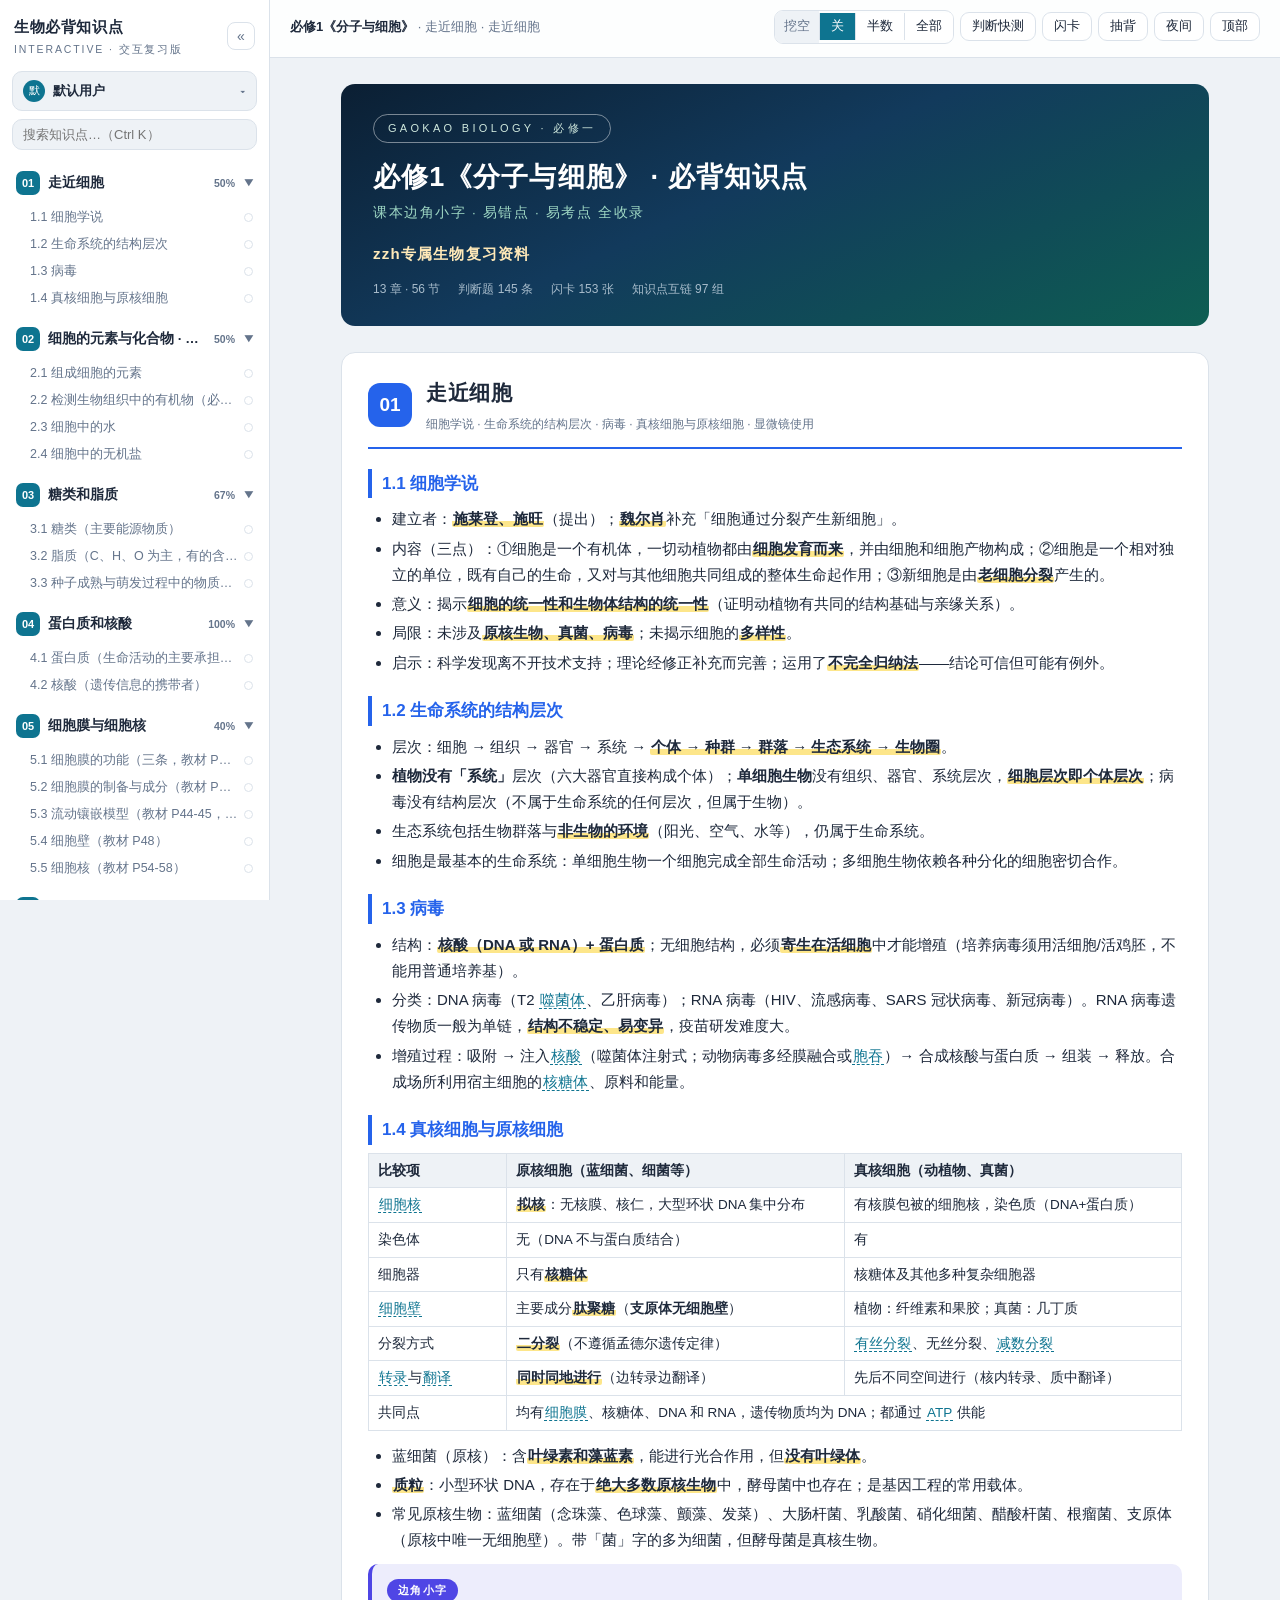
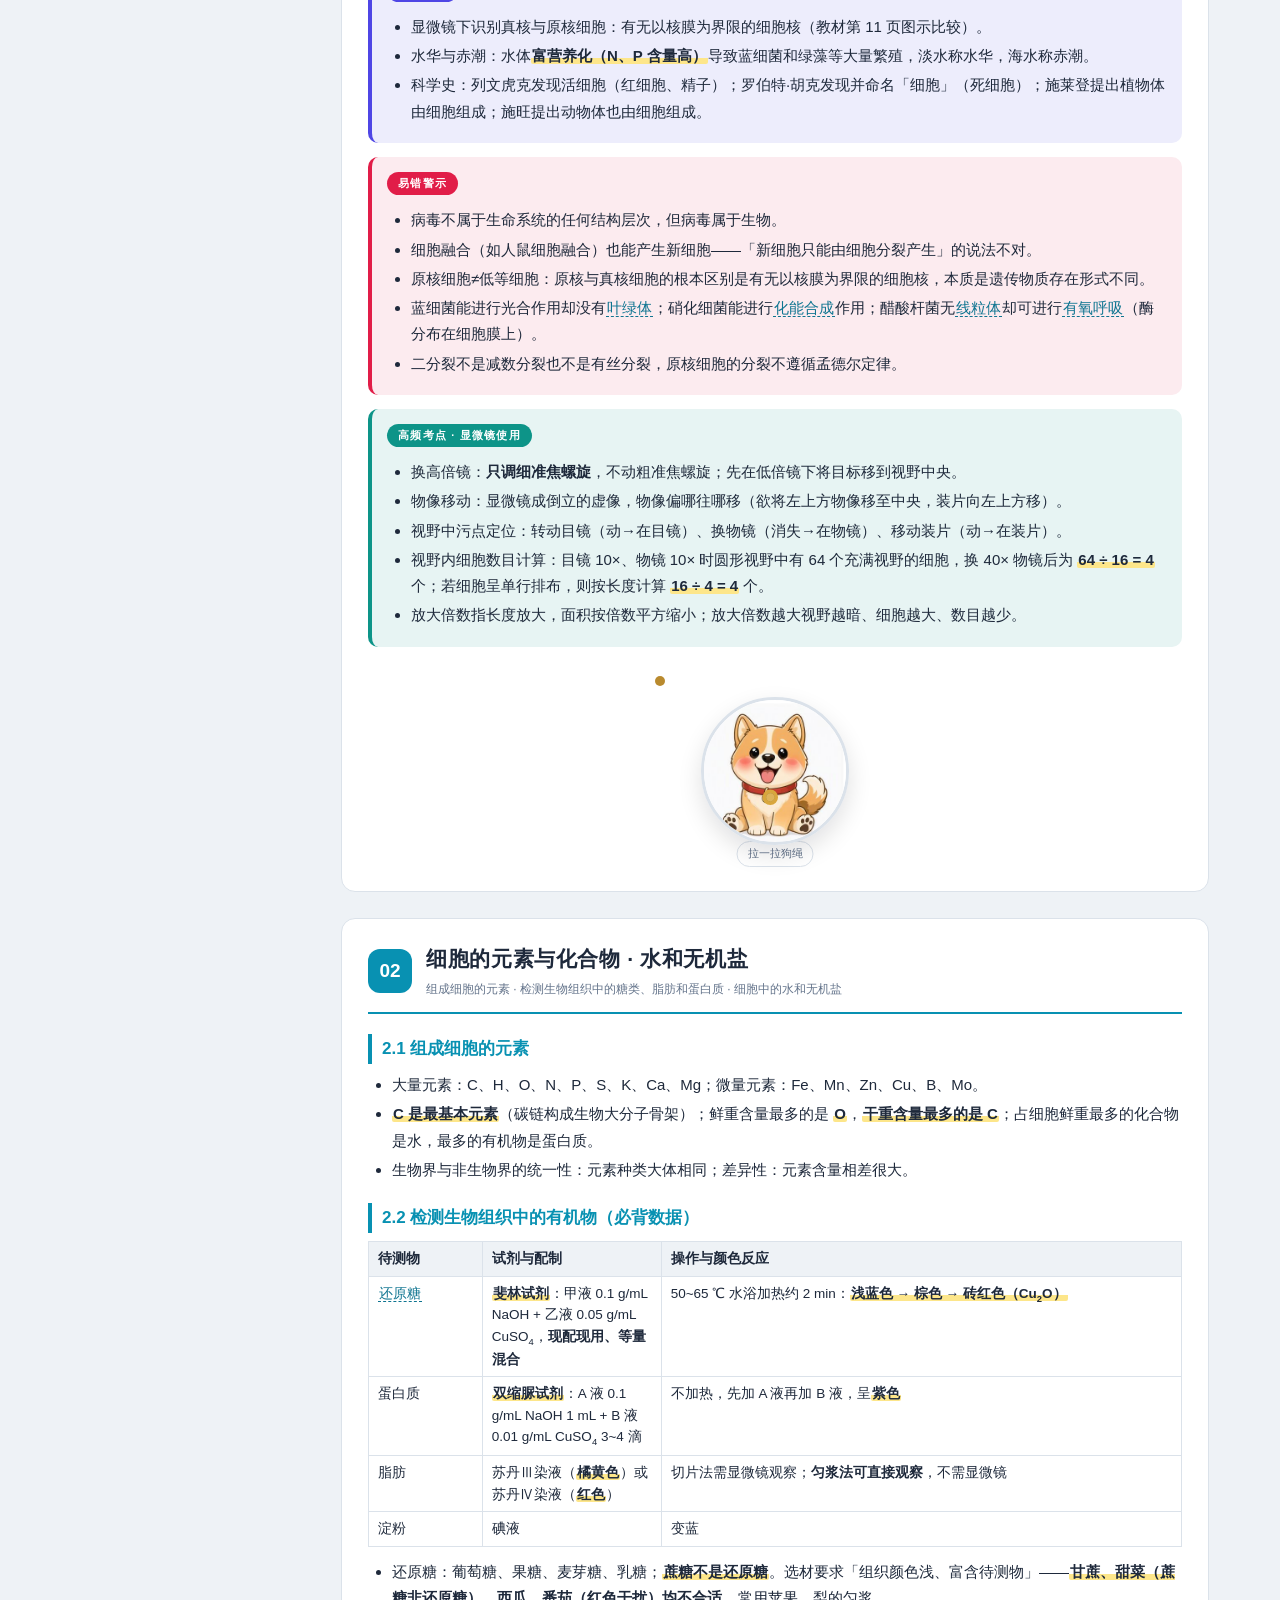
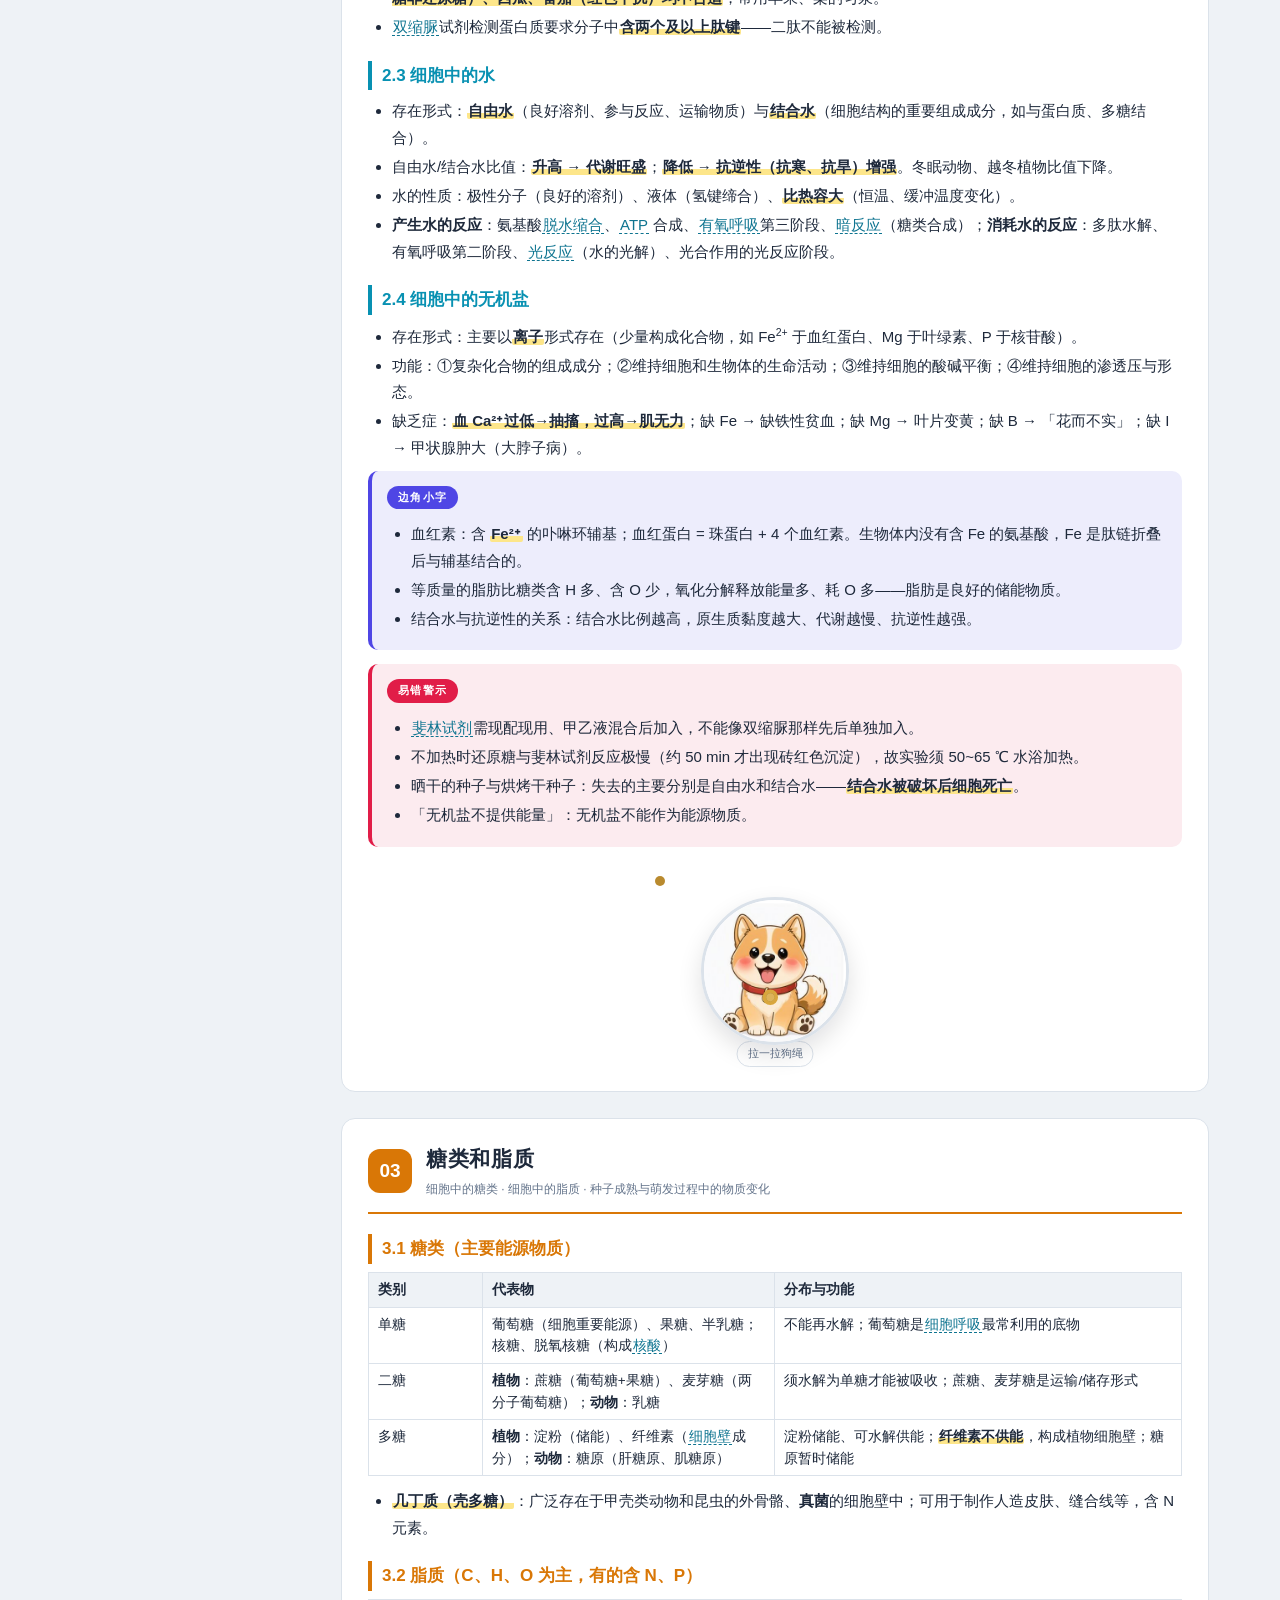
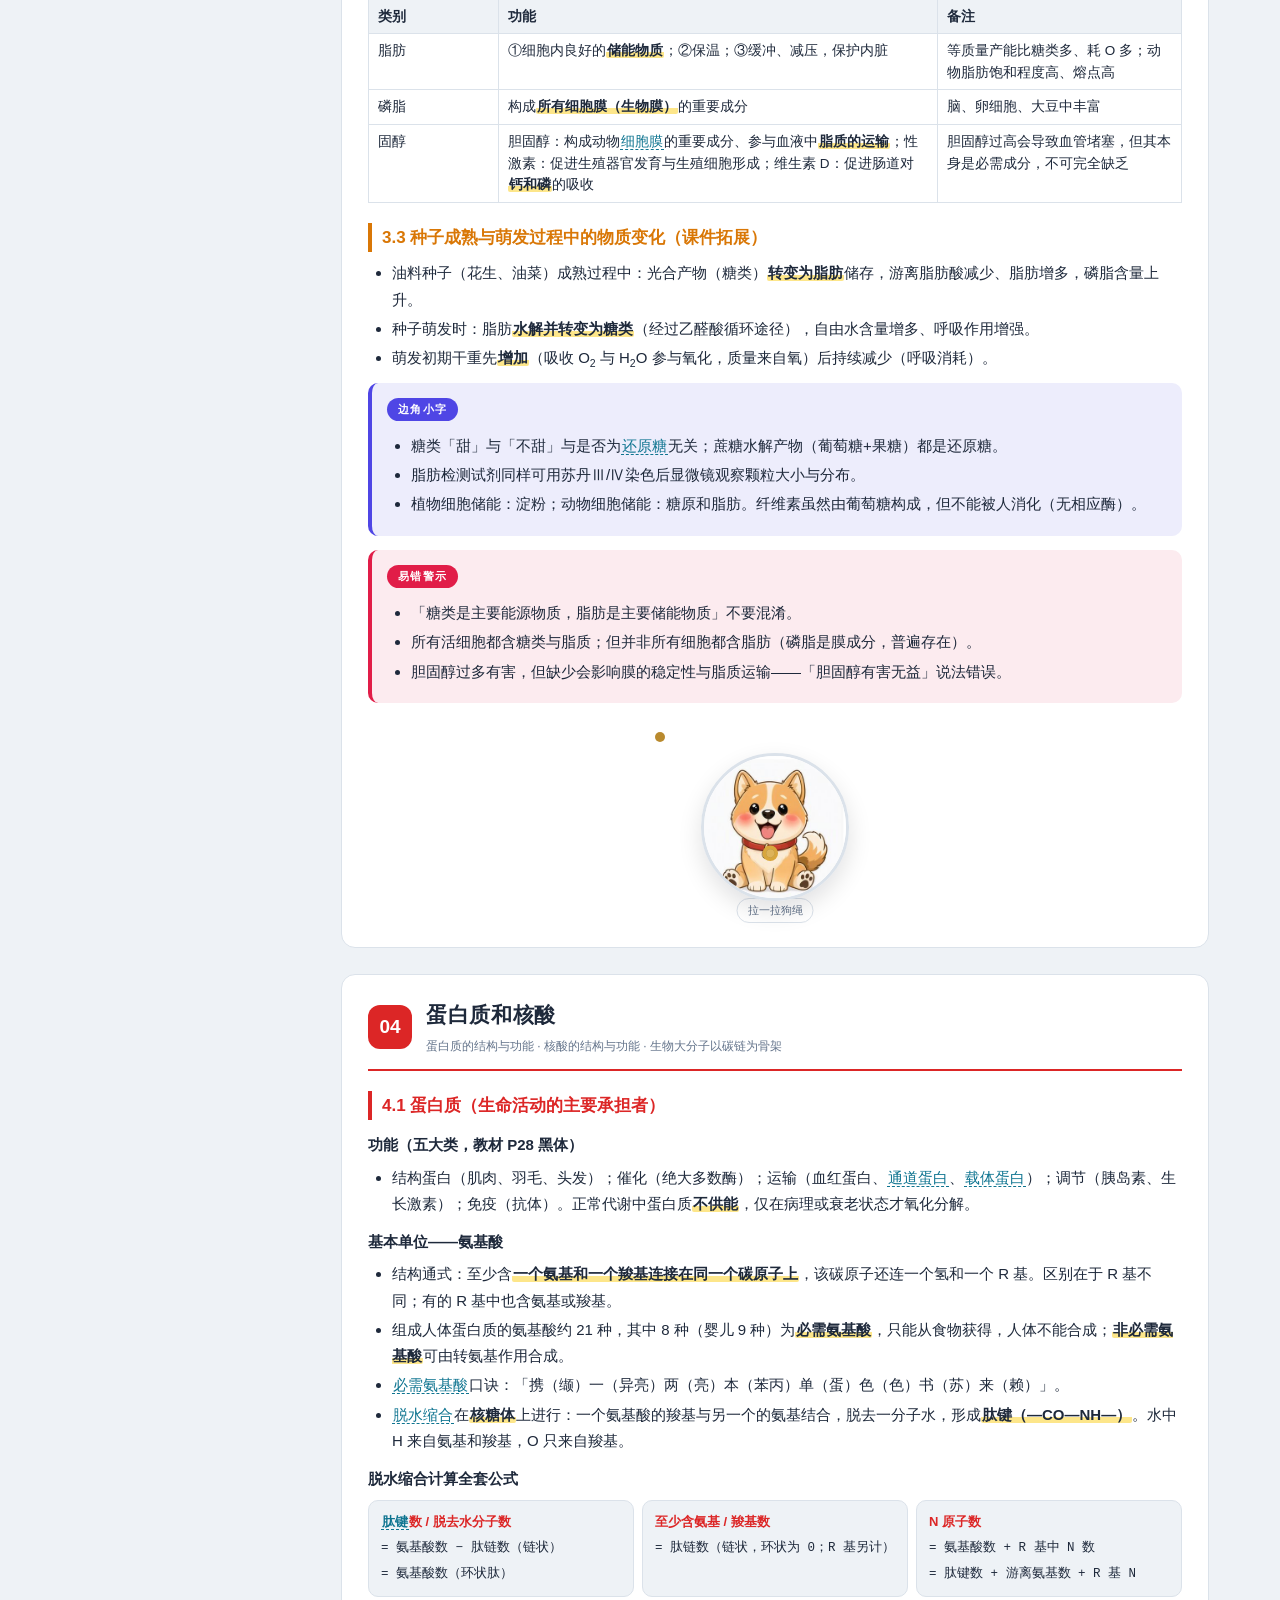
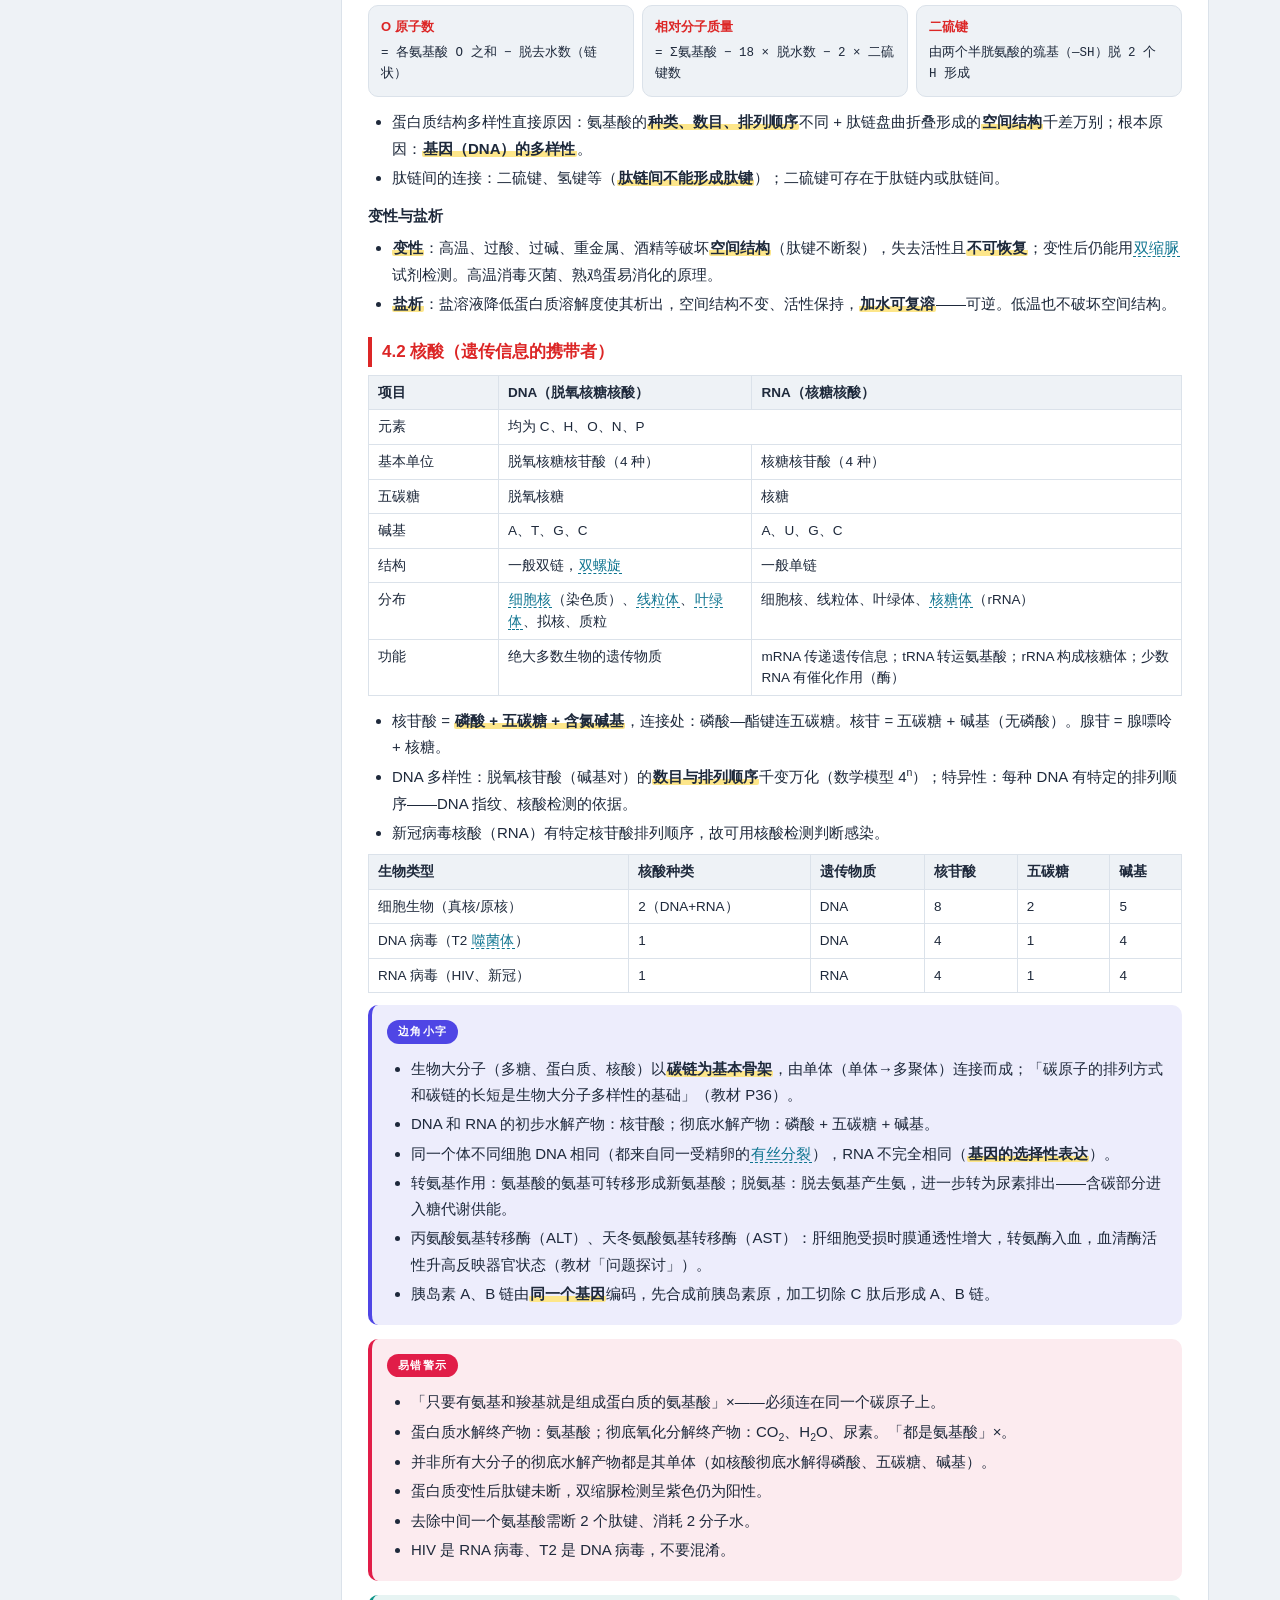
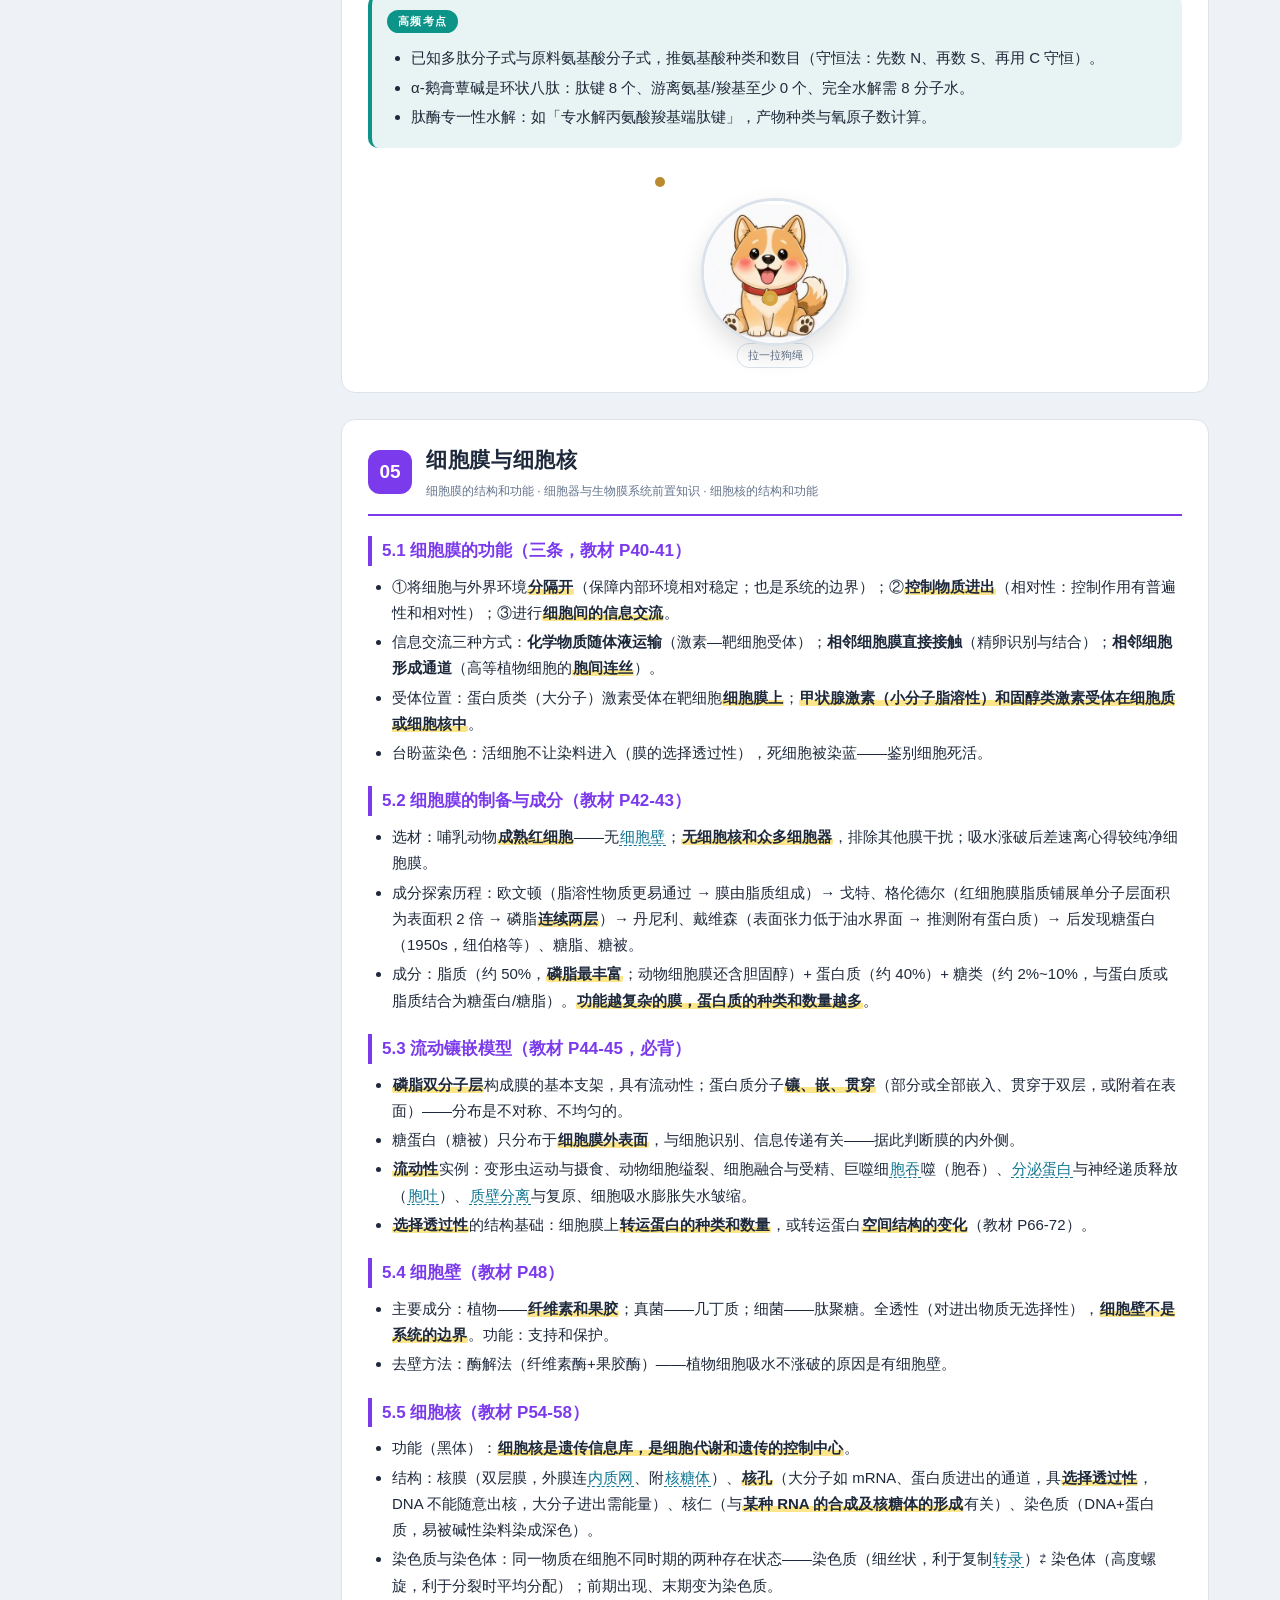
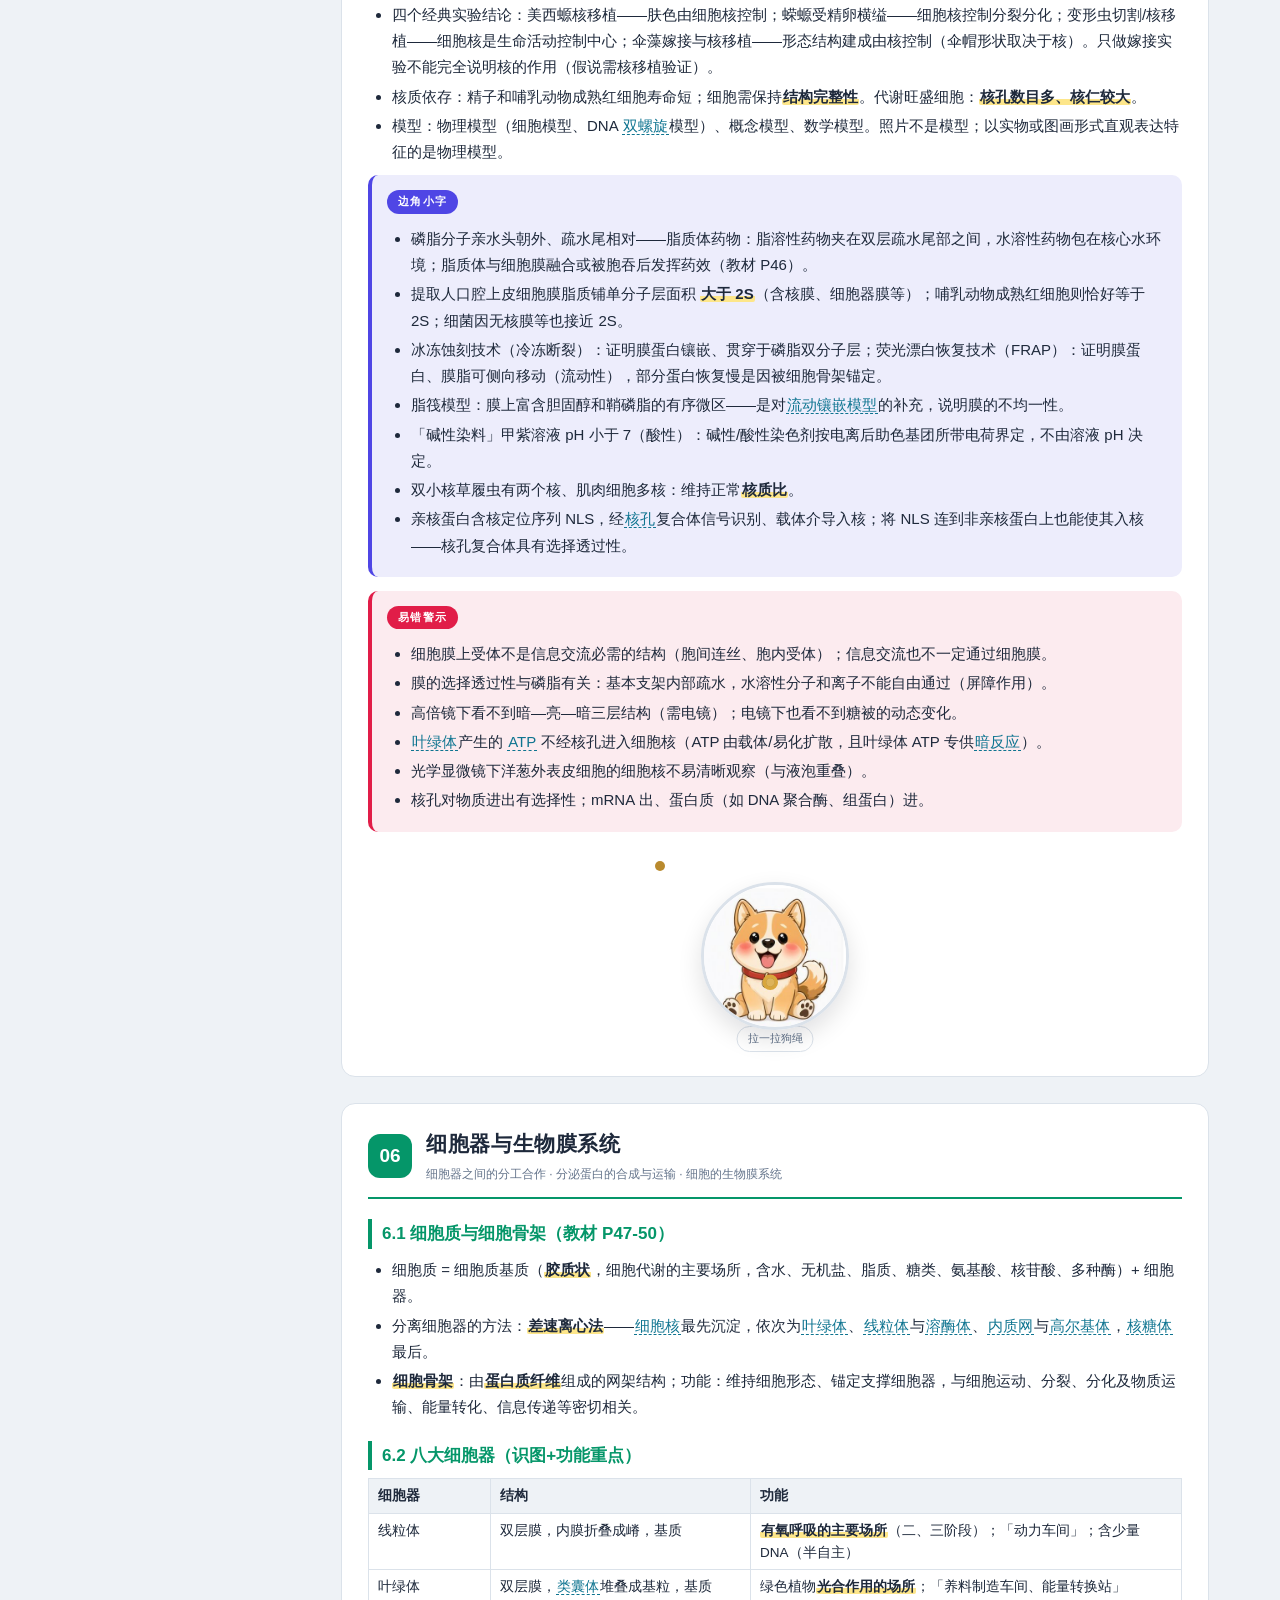
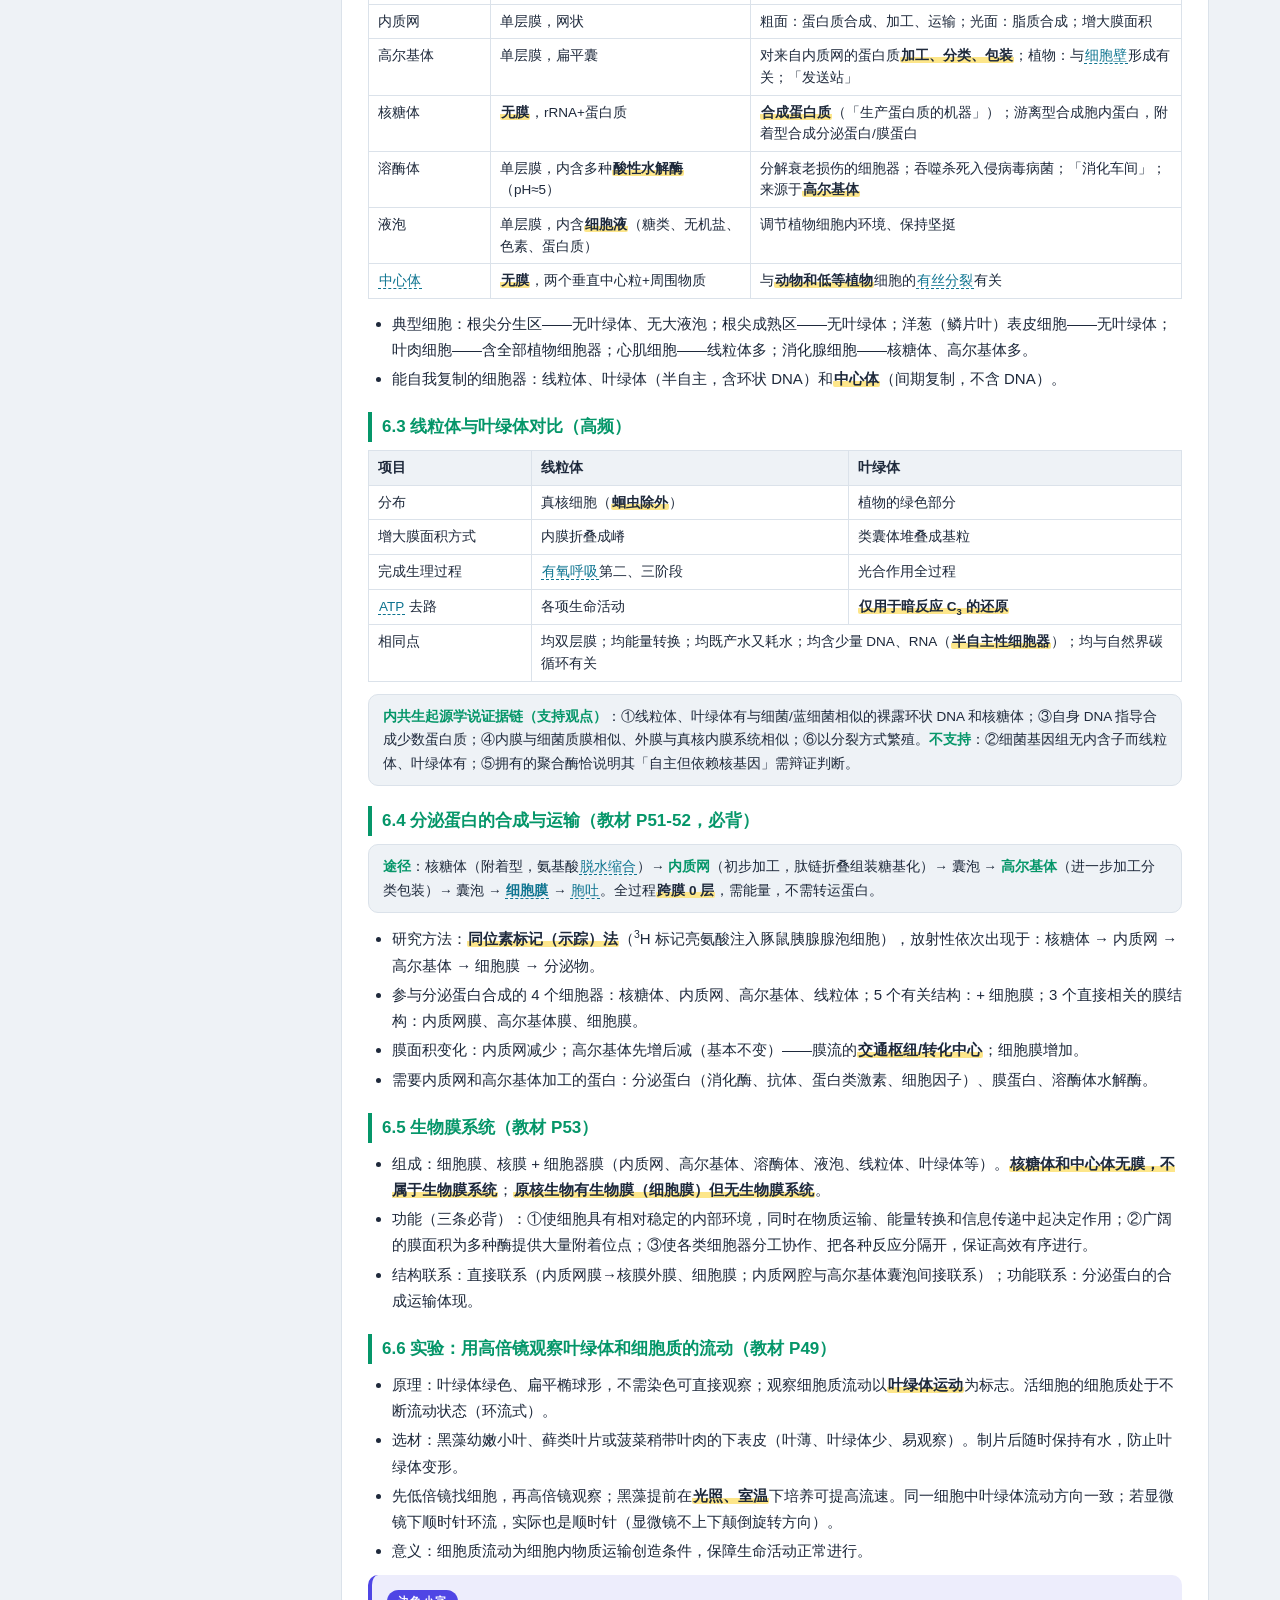
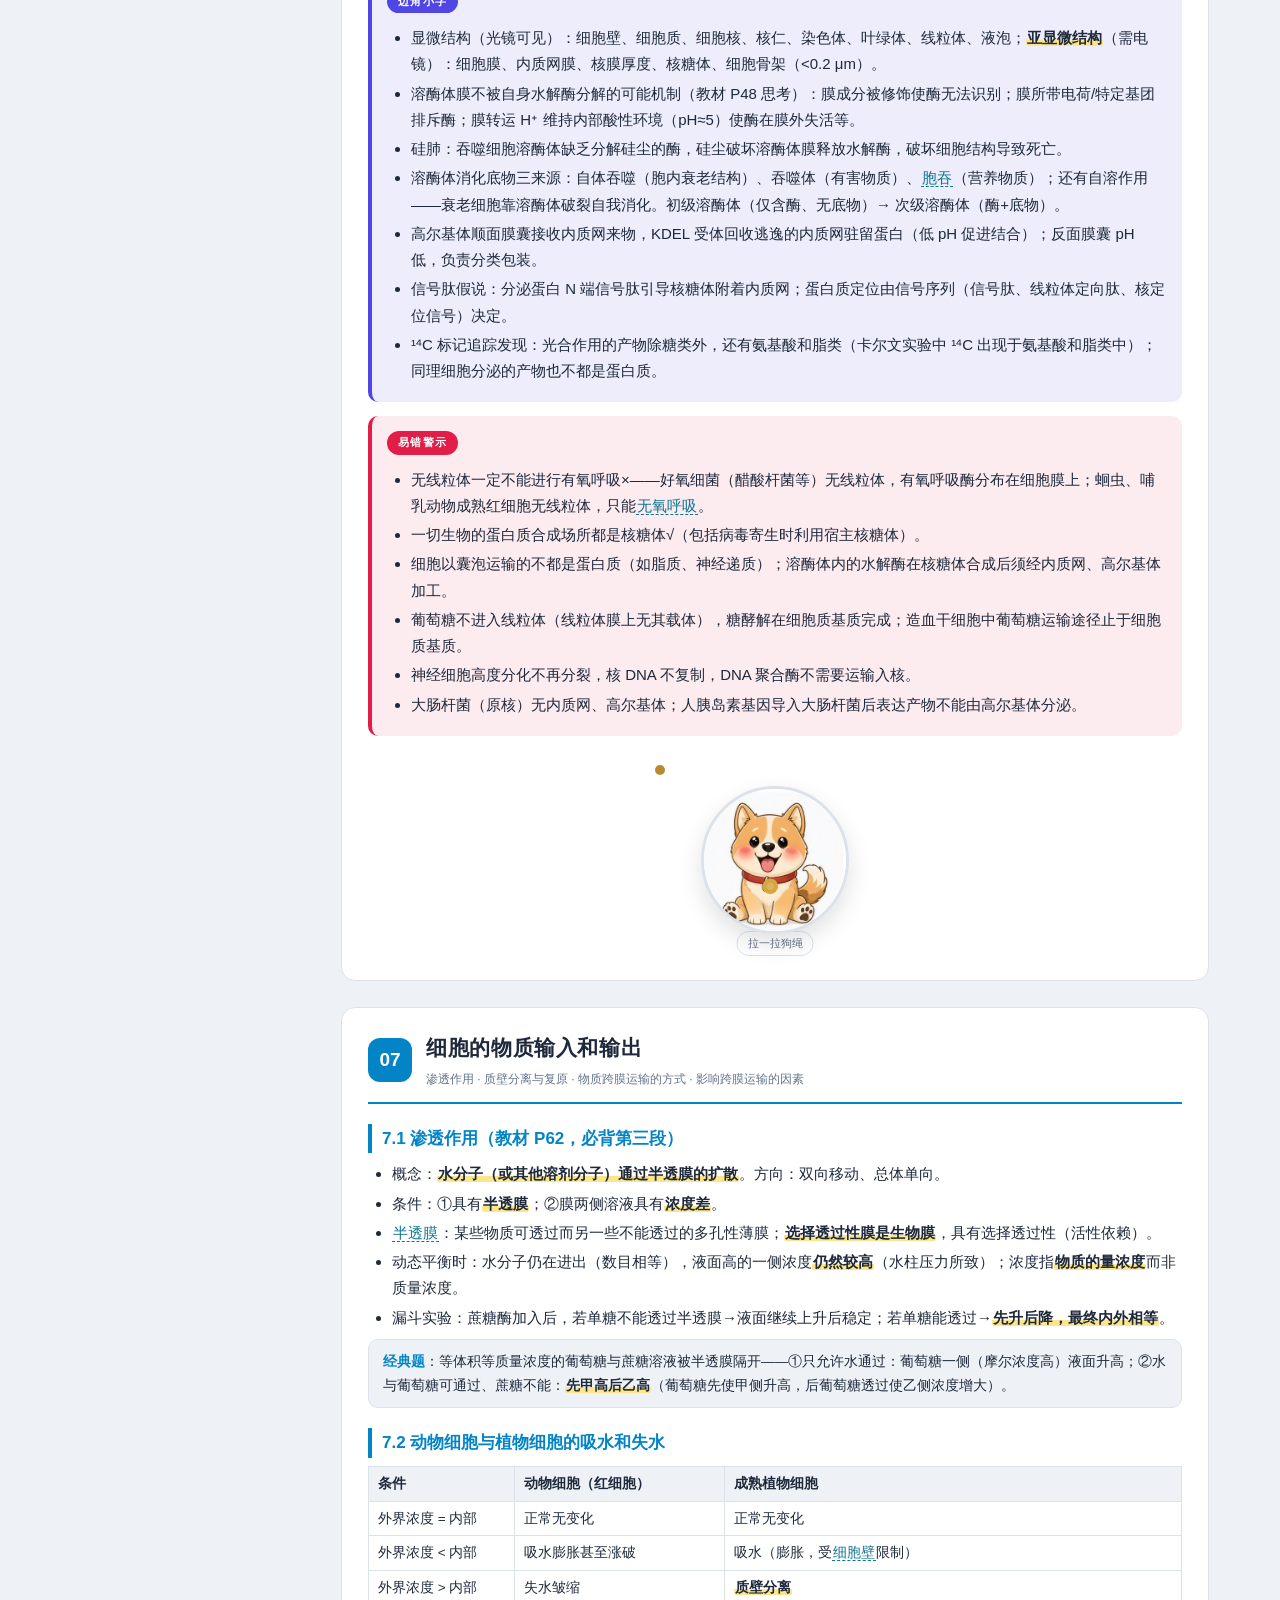
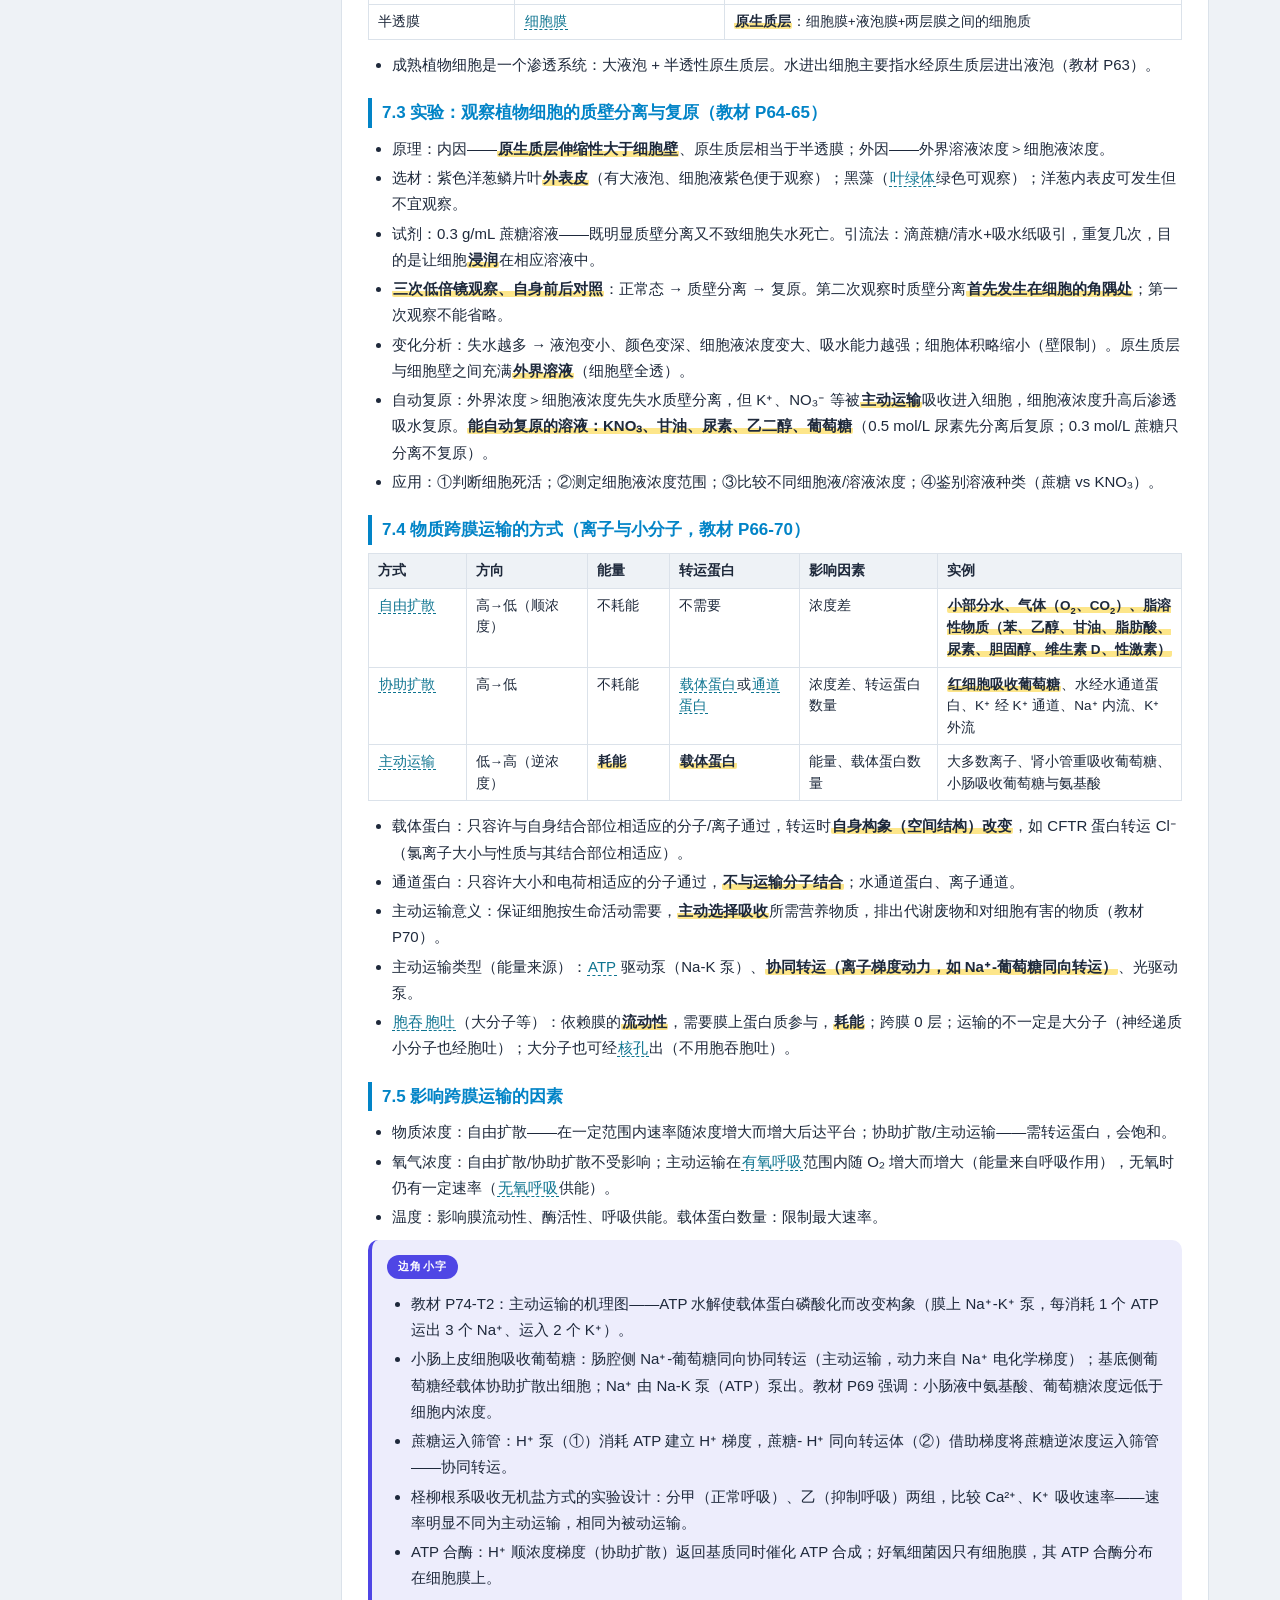
<file: web/m1.html>
<!DOCTYPE html>
<html lang="zh-CN">
<head>
<meta charset="UTF-8">
<meta name="viewport" content="width=device-width,initial-scale=1">
<title>必修1《分子与细胞》 · 必背知识点（交互版）</title>
<style>/* 生物必背知识点 · 交互版  */
* { box-sizing: border-box; }
:root {
  --bg:#eef2f6; --panel:#fff; --ink:#1e293b; --mut:#64748b; --line:#dbe2ea;
  --pri:#0e7490; --pri-soft:#e0f2fe; --gold:#b45309; --kbg:#fde68a;
  --side-w:270px; --rad:10px;
  --c-warn:#e11d48; --c-note:#4f46e5; --c-exam:#0d9488; --c-exp:#9333ea;
}
html[data-theme="dark"] {
  --bg:#0a1220; --panel:#111b2e; --ink:#d9e4f2; --mut:#8ba1b9; --line:#24344d;
  --pri:#38bdf8; --pri-soft:#0c2a42; --gold:#fbbf24; --kbg:rgba(253,230,138,.22);
  --c-warn:#fb7185; --c-note:#818cf8; --c-exam:#2dd4bf; --c-exp:#c084fc;
}
html, body { margin:0; padding:0; }
body { font-family:"PingFang SC","Hiragino Sans GB","Microsoft YaHei",sans-serif;
  background:var(--bg); color:var(--ink); font-size:15px; line-height:1.75; }
button { font-family:inherit; cursor:pointer; }
a { color:var(--pri); }

/* ---------- 布局骨架 ---------- */
.app { display:flex; min-height:100vh; }
.main { flex:1; min-width:0; display:flex; flex-direction:column; }

/* ---------- 侧边栏 ---------- */
.sidebar { width:var(--side-w); flex:none; background:var(--panel); border-right:1px solid var(--line);
  display:flex; flex-direction:column; height:100vh; position:sticky; top:0; z-index:40;
  transition:margin .25s ease; }
body.side-collapsed .sidebar { margin-left:calc(-1 * var(--side-w)); }
.side-head { display:flex; align-items:center; gap:8px; padding:14px 14px 10px; }
.side-brand { font-weight:800; font-size:15px; color:var(--ink); text-decoration:none; letter-spacing:.04em; }
.side-brand small { display:block; font-weight:500; font-size:10.5px; color:var(--mut); letter-spacing:.18em; }
.side-collapse { margin-left:auto; border:1px solid var(--line); background:none; color:var(--mut);
  border-radius:8px; width:28px; height:28px; font-size:14px; line-height:1; }
.side-collapse:hover { color:var(--pri); border-color:var(--pri); }
.side-user { margin:2px 12px 8px; }
.user-chip { width:100%; display:flex; align-items:center; gap:8px; padding:8px 10px; border:1px solid var(--line);
  border-radius:10px; background:var(--bg); color:var(--ink); font-size:13px; }
.user-chip:hover { border-color:var(--pri); }
.user-chip .u-dot { width:22px; height:22px; border-radius:50%; background:var(--pri); color:#fff; font-size:11px;
  display:flex; align-items:center; justify-content:center; flex:none; }
.user-chip .u-name { flex:1; text-align:left; font-weight:600; overflow:hidden; text-overflow:ellipsis; white-space:nowrap; }
.user-chip .u-arr { color:var(--mut); font-size:11px; }
.side-search { padding:0 12px 10px; }
.side-search input { width:100%; padding:7px 10px; border:1px solid var(--line); border-radius:10px;
  background:var(--bg); color:var(--ink); font-size:13px; outline:none; }
.side-search input:focus { border-color:var(--pri); }
.toc { flex:1; overflow-y:auto; padding:4px 8px 30px; }
.toc-ch { margin-bottom:4px; }
.toc-ch-head { width:100%; display:flex; align-items:center; gap:8px; padding:7px 8px; border:0; background:none;
  border-radius:8px; color:var(--ink); font-size:13.5px; font-weight:600; text-align:left; }
.toc-ch-head:hover { background:var(--pri-soft); }
.toc-ch-head .n { flex:none; width:24px; height:24px; border-radius:7px; background:var(--ac,var(--pri)); color:#fff;
  font-size:11px; font-weight:700; display:flex; align-items:center; justify-content:center; }
.toc-ch-head .t { flex:1; min-width:0; overflow:hidden; text-overflow:ellipsis; white-space:nowrap; }
.toc-ch-head .prog { flex:none; font-size:10.5px; color:var(--mut); }
.toc-ch-head .arr { flex:none; color:var(--mut); font-size:10px; transition:transform .2s; }
.toc-ch.open .toc-ch-head .arr { transform:rotate(90deg); }
.toc-secs { display:none; padding:2px 0 4px 14px; }
.toc-ch.open .toc-secs { display:block; }
.toc-sec { display:flex; align-items:center; gap:6px; width:100%; border:0; background:none; text-align:left;
  padding:5px 8px; border-radius:8px; color:var(--mut); font-size:12.5px; }
.toc-sec:hover { color:var(--ink); background:var(--pri-soft); }
.toc-sec.active { color:var(--pri); font-weight:700; background:var(--pri-soft); }
.toc-sec .st { flex:1; min-width:0; overflow:hidden; text-overflow:ellipsis; white-space:nowrap; }
.m-dot { flex:none; width:9px; height:9px; border-radius:50%; border:1.5px solid var(--line); background:transparent; padding:0; }
.m-dot.m1 { background:#3b82f6; border-color:#3b82f6; }
.m-dot.m2 { background:#22c55e; border-color:#22c55e; }
.side-expand { position:fixed; left:0; top:50%; transform:translateY(-50%); z-index:39; border:1px solid var(--line);
  background:var(--panel); color:var(--mut); border-radius:0 10px 10px 0; padding:14px 6px; font-size:14px; display:none; }
body.side-collapsed .side-expand { display:block; }

/* ---------- 顶栏 ---------- */
.topbar { position:sticky; top:0; z-index:30; background:color-mix(in srgb, var(--panel) 88%, transparent);
  backdrop-filter:blur(8px); border-bottom:1px solid var(--line); }
.topbar-in { display:flex; align-items:center; gap:10px; padding:10px 20px; flex-wrap:wrap; }
.crumb { font-size:13px; color:var(--mut); min-width:0; flex:1; overflow:hidden; text-overflow:ellipsis; white-space:nowrap; }
.crumb b { color:var(--ink); }
.tools { display:flex; align-items:center; gap:6px; flex-wrap:wrap; }
.tbtn { border:1px solid var(--line); background:var(--panel); color:var(--ink); border-radius:9px;
  padding:5px 11px; font-size:12.5px; white-space:nowrap; }
.tbtn:hover { border-color:var(--pri); color:var(--pri); }
.tbtn.on { background:var(--pri); border-color:var(--pri); color:#fff; }
.cloze-group { display:flex; align-items:center; border:1px solid var(--line); border-radius:9px; overflow:hidden; }
.cloze-group .cg-label { padding:5px 9px; font-size:12.5px; color:var(--mut); background:var(--bg); }
.cloze-group .tbtn { border:0; border-left:1px solid var(--line); border-radius:0; }
.readbar { height:3px; background:transparent; }
/* ---------- 内容区 ---------- */
.content { max-width:920px; width:100%; margin:0 auto; padding:26px 26px 90px; }
.hero { background:linear-gradient(155deg,#0b1f33 0%,#123a5c 45%,#0e5e52 100%); color:#fff;
  border-radius:14px; padding:30px 32px 26px; margin-bottom:26px; }
.hero .h-badge { display:inline-block; font-size:11px; letter-spacing:.3em; border:1px solid rgba(255,255,255,.45);
  border-radius:99px; padding:4px 14px; color:#cfe8dd; }
.hero h1 { margin:16px 0 4px; font-size:27px; letter-spacing:.04em; line-height:1.4; }
.hero .h-sub { color:#9fd8c4; font-size:13.5px; letter-spacing:.12em; margin:0; }
.hero .h-owner { margin:16px 0 0; color:#ffe9b8; font-weight:700; font-size:15px; letter-spacing:.08em; }
.hero .h-meta { margin-top:12px; color:#a8bccb; font-size:12px; display:flex; gap:18px; flex-wrap:wrap; }

.chapter { background:var(--panel); border:1px solid var(--line); border-radius:14px;
  padding:22px 26px 24px; margin-bottom:26px; scroll-margin-top:74px; }
.ch-head { display:flex; align-items:center; gap:14px; padding-bottom:12px; border-bottom:2px solid var(--ac,var(--pri)); margin-bottom:16px; }
.ch-num { width:44px; height:44px; border-radius:12px; background:var(--ac,var(--pri)); color:#fff; flex:none;
  font-size:19px; font-weight:700; display:flex; align-items:center; justify-content:center; }
.ch-head h1 { margin:0; font-size:21px; letter-spacing:.03em; }
.ch-sub { margin:2px 0 0; font-size:12px; color:var(--mut); }
.ch-flash { border-radius:6px; animation:flashBg 1.6s ease 1; }
@keyframes flashBg { 0% { background:color-mix(in srgb, var(--ac,var(--pri)) 22%, transparent); }
  100% { background:transparent; } }

h2 { font-size:17px; color:var(--ac,var(--pri)); margin:20px 0 8px; padding-left:10px;
  border-left:4px solid var(--ac,var(--pri)); scroll-margin-top:74px; }
h3 { font-size:15px; margin:12px 0 4px; }
p { margin:6px 0; }
ul,ol { margin:6px 0; padding-left:1.6em; }
li { margin:3px 0; }
b { font-weight:600; }
sub,sup { font-size:70%; }
.k { font-weight:600; background:linear-gradient(transparent 62%, var(--kbg) 62%); padding:0 1px; border-radius:2px; }
table { border-collapse:collapse; width:100%; margin:8px 0 12px; }
th,td { border:1px solid var(--line); padding:6px 9px; vertical-align:top; font-size:13.5px; line-height:1.6; text-align:left; }
th { font-weight:600; background:var(--bg); }
.table-scroll { overflow-x:auto; }

.bx { border-radius:10px; padding:12px 15px; margin:10px 0 14px; }
.bx .bx-tag { display:inline-block; font-size:10.5px; font-weight:700; letter-spacing:.12em; color:#fff;
  border-radius:99px; padding:2px 11px 3px; margin-bottom:6px; }
.note { background:color-mix(in srgb, var(--c-note) 10%, var(--panel)); border-left:4px solid var(--c-note); }
.note .bx-tag { background:var(--c-note); }
.warn { background:color-mix(in srgb, var(--c-warn) 9%, var(--panel)); border-left:4px solid var(--c-warn); }
.warn .bx-tag { background:var(--c-warn); }
.exam { background:color-mix(in srgb, var(--c-exam) 10%, var(--panel)); border-left:4px solid var(--c-exam); }
.exam .bx-tag { background:var(--c-exam); }
.exp { background:color-mix(in srgb, var(--c-exp) 9%, var(--panel)); border-left:4px solid var(--c-exp); }
.exp .bx-tag { background:var(--c-exp); }
.fgrid { display:flex; flex-wrap:wrap; gap:8px; margin:8px 0 12px; }
.fcard { flex:1 1 260px; background:var(--bg); border:1px solid var(--line); border-radius:10px; padding:10px 12px; font-size:13px; }
.fcard b { color:var(--ac,var(--pri)); }
.fcard .fm { display:block; font-family:Menlo,monospace; font-size:12.5px; margin-top:4px; }
.flow { background:var(--bg); border:1px solid var(--line); border-radius:10px; padding:10px 14px; font-size:13.5px; margin:8px 0 12px; }
.flow b { color:var(--ac,var(--pri)); }
.recap { background:color-mix(in srgb, var(--ac,var(--pri)) 8%, var(--panel)); border:1px solid var(--ac,var(--pri));
  border-radius:12px; padding:12px 16px; margin-top:14px; }
/* ---------- 挖空 ---------- */
.k.cz { color:transparent !important; text-shadow:none; background:repeating-linear-gradient(45deg,
  color-mix(in srgb, var(--ink) 22%, transparent) 0 5px, transparent 5px 9px); border-radius:3px;
  cursor:pointer; transition:background .15s; min-width:2em; }
.k.cz:hover { background:repeating-linear-gradient(45deg,
  color-mix(in srgb, var(--pri) 40%, transparent) 0 5px, transparent 5px 9px); }
.k.cz.open { color:inherit !important; background:linear-gradient(transparent 62%, #86efac 62%); cursor:default; }
html[data-theme="dark"] .k.cz.open { background:linear-gradient(transparent 62%, rgba(134,239,172,.4) 62%); }

/* ---------- 互链 ---------- */
.xref { color:var(--pri); text-decoration:none; border-bottom:1px dashed var(--pri); cursor:pointer; padding:0 1px; }
.xref:hover { background:var(--pri-soft); border-bottom-style:solid; }
.xback { position:fixed; right:22px; bottom:22px; z-index:45; display:none; align-items:center; gap:8px;
  background:var(--pri); color:#fff; border:0; border-radius:99px; padding:10px 18px; font-size:13px; font-weight:600;
  box-shadow:0 6px 22px rgba(14,116,144,.4); max-width:46vw; }
.xback.show { display:flex; }
.xback span { overflow:hidden; text-overflow:ellipsis; white-space:nowrap; }

/* ---------- 浮动/菜单 ---------- */
.float-menu { position:fixed; z-index:60; background:var(--panel); border:1px solid var(--line); border-radius:12px;
  box-shadow:0 10px 34px rgba(2,8,20,.18); padding:6px; min-width:200px; }
.fm-item { display:flex; width:100%; border:0; background:none; color:var(--ink); text-align:left; padding:9px 12px;
  border-radius:8px; font-size:13.5px; gap:8px; align-items:center; }
.fm-item:hover { background:var(--pri-soft); }
.fm-item.cur { color:var(--pri); font-weight:700; }
.fm-item.danger { color:var(--c-warn); }
.fm-sep { height:1px; background:var(--line); margin:4px 6px; }

/* ---------- 遮罩与弹窗 ---------- */
.mask { position:fixed; inset:0; background:rgba(4,10,20,.5); z-index:70; display:none; }
.mask.show { display:block; }
.modal { position:fixed; z-index:71; left:50%; top:50%; transform:translate(-50%,-50%); width:min(680px,92vw);
  max-height:86vh; overflow:auto; background:var(--panel); border:1px solid var(--line); border-radius:16px;
  padding:22px 26px; display:none; }
.modal.show { display:block; }
.modal h3 { margin:0 0 14px; font-size:17px; display:flex; align-items:center; }
.modal .m-close { margin-left:auto; border:1px solid var(--line); background:none; color:var(--mut);
  border-radius:8px; width:28px; height:28px; font-size:13px; }
.sel-row { display:flex; gap:8px; flex-wrap:wrap; margin-bottom:14px; }
.sel-chip { border:1px solid var(--line); background:var(--bg); color:var(--ink); border-radius:99px;
  padding:5px 14px; font-size:12.5px; }
.sel-chip.on { background:var(--pri); border-color:var(--pri); color:#fff; }

/* ---------- 判断快测 ---------- */
.qz-meta { color:var(--mut); font-size:12.5px; margin-bottom:10px; }
.qz-stem { background:var(--bg); border:1px solid var(--line); border-radius:12px; padding:16px 18px;
  font-size:15px; line-height:1.8; margin-bottom:16px; }
.qz-btns { display:flex; gap:12px; }
.qz-btns button { flex:1; padding:12px; font-size:16px; font-weight:700; border-radius:12px; border:1.5px solid var(--line);
  background:var(--bg); color:var(--ink); }
.qz-btns button:hover { border-color:var(--pri); }
.qz-fb { margin-top:14px; border-radius:10px; padding:12px 14px; font-size:13.5px; line-height:1.7; display:none; }
.qz-fb.show { display:block; }
.qz-fb.ok { background:color-mix(in srgb,#22c55e 12%, var(--panel)); border:1px solid #22c55e; }
.qz-fb.no { background:color-mix(in srgb,var(--c-warn) 10%, var(--panel)); border:1px solid var(--c-warn); }
.qz-next { margin-top:14px; width:100%; padding:10px; font-size:14px; font-weight:700; border-radius:10px;
  border:0; background:var(--pri); color:#fff; display:none; }
.qz-next.show { display:block; }

/* ---------- 闪卡 ---------- */
.fc-box { perspective:1200px; margin-bottom:16px; }
.fc-card { position:relative; min-height:190px; border-radius:14px; border:1px solid var(--line); background:var(--bg);
  display:flex; align-items:center; justify-content:center; text-align:center; padding:24px 28px;
  font-size:16.5px; line-height:1.85; cursor:pointer; transition:transform .4s; transform-style:preserve-3d; }
.fc-card.flip { transform:rotateY(180deg); }
.fc-face { backface-visibility:hidden; -webkit-backface-visibility:hidden; }
/* overflow 会破坏 Chromium 对无自身 transform 元素的背面剔除，故只放在有 rotateY 的背面；翻转后直接隐藏正面兜底 */
.fc-card.flip .fc-face:not(.back) { visibility:hidden; }
.fc-face.back { position:absolute; inset:0; display:flex; align-items:center; justify-content:center;
  transform:rotateY(180deg); font-size:14px; color:var(--ink); background:var(--bg); border-radius:inherit; overflow:auto; }
.fc-term { font-weight:700; color:var(--pri); font-size:20px; }
.fc-hint { position:absolute; bottom:8px; left:0; right:0; text-align:center; color:var(--mut); font-size:11px; }
.fc-btns { display:flex; gap:12px; }
.fc-btns button { flex:1; padding:11px; font-size:14.5px; font-weight:700; border-radius:10px; border:1.5px solid var(--line); background:var(--bg); }
/* ---------- 搜索面板 ---------- */
.sp-input { width:100%; padding:11px 14px; font-size:15px; border:1.5px solid var(--pri); border-radius:12px;
  background:var(--bg); color:var(--ink); outline:none; margin-bottom:12px; }
.sp-list { max-height:52vh; overflow:auto; }
.sp-item { display:block; width:100%; text-align:left; border:0; background:none; color:var(--ink);
  padding:10px 12px; border-radius:10px; }
.sp-item:hover, .sp-item.cur { background:var(--pri-soft); }
.sp-item .sp-t { font-size:13.5px; font-weight:600; }
.sp-item .sp-c { font-size:12px; color:var(--mut); margin-top:2px; overflow:hidden; text-overflow:ellipsis;
  white-space:nowrap; }
.sp-item .sp-c mark { background:none; color:var(--gold); font-weight:700; }
.sp-empty { color:var(--mut); font-size:13px; padding:16px; text-align:center; }
kbd { border:1px solid var(--line); border-bottom-width:2px; border-radius:5px; padding:0 5px; font-size:11px; color:var(--mut); }

/* ---------- 统计 / 落地页 ---------- */
.home-wrap { max-width:1020px; margin:0 auto; padding:34px 24px 90px; }
.home-grid { display:grid; grid-template-columns:repeat(auto-fit,minmax(300px,1fr)); gap:18px; }
.book-card { background:var(--panel); border:1px solid var(--line); border-radius:16px; padding:22px 24px;
  display:block; text-decoration:none; color:var(--ink); position:relative; overflow:hidden; }
.book-card:hover { border-color:var(--pri); transform:translateY(-2px); transition:.2s; }
.book-card h2 { margin:0 0 4px; font-size:19px; border:0; padding:0; color:var(--ink); }
.book-card .bc-sub { color:var(--mut); font-size:12.5px; margin-bottom:14px; }
.book-card .bc-meta { display:flex; gap:16px; font-size:12.5px; color:var(--mut); flex-wrap:wrap; }
.bar { height:8px; border-radius:99px; background:var(--bg); border:1px solid var(--line); overflow:hidden; margin:10px 0 6px; }
.bar i { display:block; height:100%; background:linear-gradient(90deg,var(--pri),#22c55e); }
.stat-grid { display:grid; grid-template-columns:repeat(auto-fit,minmax(150px,1fr)); gap:12px; margin-top:16px; }
.stat { background:var(--panel); border:1px solid var(--line); border-radius:12px; padding:14px 16px; }
.stat b { display:block; font-size:22px; color:var(--pri); }
.stat span { font-size:12px; color:var(--mut); }

/* ---------- 每章复习进度 ---------- */
.pr-book { background:var(--panel); border:1px solid var(--line); border-radius:14px; padding:14px 18px 10px; margin-bottom:14px; }
.pr-head { font-size:13.5px; font-weight:700; color:var(--ac,var(--pri)); padding-bottom:8px; border-bottom:1px solid var(--line); }
.pr-row { display:flex; align-items:center; gap:10px; padding:7px 0; border-bottom:1px dashed var(--line); }
.pr-row:last-child { border-bottom:0; }
.pr-n { flex:none; width:24px; height:24px; border-radius:7px; background:var(--ac,var(--pri)); color:#fff;
  font-size:11px; font-weight:700; display:flex; align-items:center; justify-content:center; }
.pr-t { flex:none; width:200px; font-size:12.5px; overflow:hidden; text-overflow:ellipsis; white-space:nowrap; }
.pr-bar { flex:1; height:8px; border-radius:99px; background:var(--bg); border:1px solid var(--line); overflow:hidden; }
.pr-bar i { display:block; height:100%; background:linear-gradient(90deg,var(--pri),#22c55e); }
.pr-pct { flex:none; width:44px; text-align:right; font-size:12.5px; color:var(--pri); }
.pr-det { flex:none; width:60px; text-align:right; font-size:11px; color:var(--mut); }
@media (max-width: 640px) { .pr-t { width:120px; } .pr-det { display:none; } }

/* ---------- 响应式 ---------- */
@media (max-width: 900px) {
  .sidebar { position:fixed; left:0; top:0; box-shadow:0 0 40px rgba(2,8,20,.3); }
  body.side-collapsed .sidebar { margin-left:calc(-1 * var(--side-w) - 10px); }
  .side-collapse { display:none; }
  .side-expand { display:none !important; }
  .hamb { display:inline-block !important; }
  .content { padding:18px 14px 90px; }
  .chapter { padding:16px 16px 20px; }
  .hero { padding:22px 20px; }
}
.hamb { display:none; border:1px solid var(--line); background:var(--panel); color:var(--ink);
  border-radius:9px; padding:5px 11px; font-size:13px; }
.foot-note { text-align:center; color:var(--mut); font-size:12px; padding:26px 0 40px; }

/* ---------- 小狗彩蛋 ---------- */
.ch-end { margin:34px 0 6px; display:flex; justify-content:center; }
.dog-stage { position:relative; width:230px; height:180px; touch-action:none; -webkit-user-select:none; user-select:none; }
.dog-chain { position:absolute; inset:0; width:100%; height:100%; pointer-events:none; z-index:2; overflow:visible; }
.chain-strap { fill:none; stroke:#c54444; stroke-width:4.5; stroke-linecap:round; }
.chain-links circle { fill:none; stroke:#d8a63c; stroke-width:2.4; }
.chain-clasp { fill:#d8a63c; stroke:#a8862e; stroke-width:1; }
.chain-anchor { fill:#b98a2e; }
.chain-ring { fill:rgba(255,255,255,.15); stroke:#d8a63c; stroke-width:3.5; }
.dog-body { position:absolute; left:41px; top:16px; width:148px; height:148px; z-index:1;
  cursor:grab; }
.dog-stage.grabbing .dog-body { cursor:grabbing; }
.ch-dog { width:100%; height:100%; object-fit:cover; border-radius:50%; border:3px solid var(--line);
  box-shadow:0 10px 24px rgba(2,8,20,.12); pointer-events:none; -webkit-user-drag:none; }
.dog-hint { position:absolute; left:50%; bottom:-6px; transform:translateX(-50%); font-size:11px;
  color:var(--mut); background:var(--panel); border:1px solid var(--line); border-radius:999px;
  padding:2px 10px; white-space:nowrap; transition:opacity .4s; pointer-events:none; }
.dog-hint.off { opacity:0; }
#puppy-run { position:fixed; left:50%; top:50%; width:144px; height:144px; margin:-72px 0 0 -72px;
  z-index:998; pointer-events:none; opacity:0; transition:opacity .18s; }
#puppy-run.run { opacity:1; }
.run-sprite { width:100%; height:100%; border-radius:50%; border:4px solid #fff;
  box-shadow:0 14px 36px rgba(2,8,20,.30); background-repeat:no-repeat; background-size:200% 200%;
  will-change:background-position,transform; }
#puppy-run.run .run-sprite { animation:puppy-bob .44s ease-in-out infinite; }
@keyframes puppy-bob {
  0%,100% { transform:translateY(4px) rotate(2deg); }
  50% { transform:translateY(-6px) rotate(-2deg); } }


</style>
</head>
<body data-book="m1">
<div class="app">
  <aside class="sidebar"><div class="side-head"><a class="side-brand" href="index.html">生物必背知识点<small>INTERACTIVE · 交互复习版</small></a><button class="side-collapse" id="side-collapse" title="收起侧边栏">«</button></div>
      <div class="side-user"><button class="user-chip" id="user-chip"><span class="u-dot" id="u-dot"></span><span class="u-name" id="u-name"></span><span class="u-arr">▾</span></button></div>
      <div class="side-search"><input id="search-in" placeholder="搜索知识点…（Ctrl K）" readonly></div>
      <nav class="toc" id="toc"></nav></aside>
  <button class="side-expand" id="side-expand" title="展开侧边栏">»</button>
  <div class="main"><div class="topbar"><div class="topbar-in">
        <button class="hamb" id="btn-menu">目录</button>
        <div class="crumb" id="crumb"></div>
        <div class="tools">
          <div class="cloze-group"><span class="cg-label">挖空</span><button class="tbtn" data-mode="off">关</button><button class="tbtn" data-mode="half">半数</button><button class="tbtn" data-mode="all">全部</button></div>
          <button class="tbtn" id="btn-quiz">判断快测</button>
          <button class="tbtn" id="btn-cards">闪卡</button>
          <button class="tbtn" id="btn-dice">抽背</button>
          <button class="tbtn" id="btn-theme">夜间</button>
          <button class="tbtn" id="btn-top">顶部</button>
        </div>
      </div><div class="readbar" id="readbar"><i></i></div></div>
    <div class="content">
<header class="hero">
    <span class="h-badge">GAOKAO BIOLOGY · 必修一</span>
    <h1>必修1《分子与细胞》 · 必背知识点</h1>
    <p class="h-sub">课本边角小字 · 易错点 · 易考点 全收录</p>
    <p class="h-owner">zzh专属生物复习资料</p>
    <div class="h-meta"><span>13 章 · 56 节</span><span>判断题 145 条</span><span>闪卡 153 张</span><span>知识点互链 97 组</span></div>
  </header>
<section class="chapter" style="--ac:#2563EB">
  <header class="ch-head">
    <div class="ch-num">01</div>
    <div><h1>走近细胞</h1><p class="ch-sub">细胞学说 · 生命系统的结构层次 · 病毒 · 真核细胞与原核细胞 · 显微镜使用</p></div>
  </header>

  <h2>1.1 细胞学说</h2>
  <ul>
    <li>建立者：<span class="k">施莱登、施旺</span>（提出）；<span class="k">魏尔肖</span>补充「细胞通过分裂产生新细胞」。</li>
    <li>内容（三点）：①细胞是一个有机体，一切动植物都由<span class="k">细胞发育而来</span>，并由细胞和细胞产物构成；②细胞是一个相对独立的单位，既有自己的生命，又对与其他细胞共同组成的整体生命起作用；③新细胞是由<span class="k">老细胞分裂</span>产生的。</li>
    <li>意义：揭示<span class="k">细胞的统一性和生物体结构的统一性</span>（证明动植物有共同的结构基础与亲缘关系）。</li>
    <li>局限：未涉及<span class="k">原核生物、真菌、病毒</span>；未揭示细胞的<span class="k">多样性</span>。</li>
    <li>启示：科学发现离不开技术支持；理论经修正补充而完善；运用了<span class="k">不完全归纳法</span>——结论可信但可能有例外。</li>
  </ul>

  <h2>1.2 生命系统的结构层次</h2>
  <ul>
    <li>层次：细胞 → 组织 → 器官 → 系统 → <span class="k">个体 → 种群 → 群落 → 生态系统 → 生物圈</span>。</li>
    <li><b>植物没有「系统」</b>层次（六大器官直接构成个体）；<b>单细胞生物</b>没有组织、器官、系统层次，<span class="k">细胞层次即个体层次</span>；病毒没有结构层次（不属于生命系统的任何层次，但属于生物）。</li>
    <li>生态系统包括生物群落与<span class="k">非生物的环境</span>（阳光、空气、水等），仍属于生命系统。</li>
    <li>细胞是最基本的生命系统：单细胞生物一个细胞完成全部生命活动；多细胞生物依赖各种分化的细胞密切合作。</li>
  </ul>

  <h2>1.3 病毒</h2>
  <ul>
    <li>结构：<span class="k">核酸（DNA 或 RNA）+ 蛋白质</span>；无细胞结构，必须<span class="k">寄生在活细胞</span>中才能增殖（培养病毒须用活细胞/活鸡胚，不能用普通培养基）。</li>
    <li>分类：DNA 病毒（T2 噬菌体、乙肝病毒）；RNA 病毒（HIV、流感病毒、SARS 冠状病毒、新冠病毒）。RNA 病毒遗传物质一般为单链，<span class="k">结构不稳定、易变异</span>，疫苗研发难度大。</li>
    <li>增殖过程：吸附 → 注入核酸（噬菌体注射式；动物病毒多经膜融合或胞吞）→ 合成核酸与蛋白质 → 组装 → 释放。合成场所利用宿主细胞的核糖体、原料和能量。</li>
  </ul>

  <h2>1.4 真核细胞与原核细胞</h2>
  <table class="t">
    <tr><th style="width:17%">比较项</th><th>原核细胞（蓝细菌、细菌等）</th><th>真核细胞（动植物、真菌）</th></tr>
    <tr><td>细胞核</td><td><span class="k">拟核</span>：无核膜、核仁，大型环状 DNA 集中分布</td><td>有核膜包被的细胞核，染色质（DNA+蛋白质）</td></tr>
    <tr><td>染色体</td><td>无（DNA 不与蛋白质结合）</td><td>有</td></tr>
    <tr><td>细胞器</td><td>只有<span class="k">核糖体</span></td><td>核糖体及其他多种复杂细胞器</td></tr>
    <tr><td>细胞壁</td><td>主要成分<span class="k">肽聚糖</span>（<b>支原体无细胞壁</b>）</td><td>植物：纤维素和果胶；真菌：几丁质</td></tr>
    <tr><td>分裂方式</td><td><span class="k">二分裂</span>（不遵循孟德尔遗传定律）</td><td>有丝分裂、无丝分裂、减数分裂</td></tr>
    <tr><td>转录与翻译</td><td><span class="k">同时同地进行</span>（边转录边翻译）</td><td>先后不同空间进行（核内转录、质中翻译）</td></tr>
    <tr><td>共同点</td><td colspan="2">均有细胞膜、核糖体、DNA 和 RNA，遗传物质均为 DNA；都通过 ATP 供能</td></tr>
  </table>
  <ul>
    <li>蓝细菌（原核）：含<span class="k">叶绿素和藻蓝素</span>，能进行光合作用，但<span class="k">没有叶绿体</span>。</li>
    <li><span class="k">质粒</span>：小型环状 DNA，存在于<span class="k">绝大多数原核生物</span>中，酵母菌中也存在；是基因工程的常用载体。</li>
    <li>常见原核生物：蓝细菌（念珠藻、色球藻、颤藻、发菜）、大肠杆菌、乳酸菌、硝化细菌、醋酸杆菌、根瘤菌、支原体（原核中唯一无细胞壁）。带「菌」字的多为细菌，但酵母菌是真核生物。</li>
  </ul>

  <div class="bx note"><span class="bx-tag">边角小字</span>
    <ul>
      <li>显微镜下识别真核与原核细胞：有无以核膜为界限的细胞核（教材第 11 页图示比较）。</li>
      <li>水华与赤潮：水体<span class="k">富营养化（N、P 含量高）</span>导致蓝细菌和绿藻等大量繁殖，淡水称水华，海水称赤潮。</li>
      <li>科学史：列文虎克发现活细胞（红细胞、精子）；罗伯特·胡克发现并命名「细胞」（死细胞）；施莱登提出植物体由细胞组成；施旺提出动物体也由细胞组成。</li>
    </ul>
  </div>

  <div class="bx warn"><span class="bx-tag">易错警示</span>
    <ul>
      <li>病毒不属于生命系统的任何结构层次，但病毒属于生物。</li>
      <li>细胞融合（如人鼠细胞融合）也能产生新细胞——「新细胞只能由细胞分裂产生」的说法不对。</li>
      <li>原核细胞≠低等细胞：原核与真核细胞的根本区别是有无以核膜为界限的细胞核，本质是遗传物质存在形式不同。</li>
      <li>蓝细菌能进行光合作用却没有叶绿体；硝化细菌能进行化能合成作用；醋酸杆菌无线粒体却可进行有氧呼吸（酶分布在细胞膜上）。</li>
      <li>二分裂不是减数分裂也不是有丝分裂，原核细胞的分裂不遵循孟德尔定律。</li>
    </ul>
  </div>

  <div class="bx exam"><span class="bx-tag">高频考点 · 显微镜使用</span>
    <ul>
      <li>换高倍镜：<b>只调细准焦螺旋</b>，不动粗准焦螺旋；先在低倍镜下将目标移到视野中央。</li>
      <li>物像移动：显微镜成倒立的虚像，物像偏哪往哪移（欲将左上方物像移至中央，装片向左上方移）。</li>
      <li>视野中污点定位：转动目镜（动→在目镜）、换物镜（消失→在物镜）、移动装片（动→在装片）。</li>
      <li>视野内细胞数目计算：目镜 10×、物镜 10× 时圆形视野中有 64 个充满视野的细胞，换 40× 物镜后为 <span class="k">64 ÷ 16 = 4</span> 个；若细胞呈单行排布，则按长度计算 <span class="k">16 ÷ 4 = 4</span> 个。</li>
      <li>放大倍数指长度放大，面积按倍数平方缩小；放大倍数越大视野越暗、细胞越大、数目越少。</li>
    </ul>
  </div>

</section>
<section class="chapter" style="--ac:#0891B2">
  <header class="ch-head">
    <div class="ch-num">02</div>
    <div><h1>细胞的元素与化合物 · 水和无机盐</h1><p class="ch-sub">组成细胞的元素 · 检测生物组织中的糖类、脂肪和蛋白质 · 细胞中的水和无机盐</p></div>
  </header>

  <h2>2.1 组成细胞的元素</h2>
  <ul>
    <li>大量元素：C、H、O、N、P、S、K、Ca、Mg；微量元素：Fe、Mn、Zn、Cu、B、Mo。</li>
    <li><span class="k">C 是最基本元素</span>（碳链构成生物大分子骨架）；鲜重含量最多的是 <span class="k">O</span>，<span class="k">干重含量最多的是 C</span>；占细胞鲜重最多的化合物是水，最多的有机物是蛋白质。</li>
    <li>生物界与非生物界的统一性：元素种类大体相同；差异性：元素含量相差很大。</li>
  </ul>

  <h2>2.2 检测生物组织中的有机物（必背数据）</h2>
  <table class="t">
    <tr><th style="width:14%">待测物</th><th style="width:22%">试剂与配制</th><th>操作与颜色反应</th></tr>
    <tr><td>还原糖</td><td><span class="k">斐林试剂</span>：甲液 0.1 g/mL NaOH + 乙液 0.05 g/mL CuSO<sub>4</sub>，<b>现配现用、等量混合</b></td><td>50~65 ℃ 水浴加热约 2 min：<span class="k">浅蓝色 → 棕色 → 砖红色（Cu<sub>2</sub>O）</span></td></tr>
    <tr><td>蛋白质</td><td><span class="k">双缩脲试剂</span>：A 液 0.1 g/mL NaOH 1 mL + B 液 0.01 g/mL CuSO<sub>4</sub> 3~4 滴</td><td>不加热，先加 A 液再加 B 液，呈<span class="k">紫色</span></td></tr>
    <tr><td>脂肪</td><td>苏丹Ⅲ染液（<span class="k">橘黄色</span>）或苏丹Ⅳ染液（<span class="k">红色</span>）</td><td>切片法需显微镜观察；<b>匀浆法可直接观察</b>，不需显微镜</td></tr>
    <tr><td>淀粉</td><td>碘液</td><td>变蓝</td></tr>
  </table>
  <ul>
    <li>还原糖：葡萄糖、果糖、麦芽糖、乳糖；<span class="k">蔗糖不是还原糖</span>。选材要求「组织颜色浅、富含待测物」——<span class="k">甘蔗、甜菜（蔗糖非还原糖）、西瓜、番茄（红色干扰）均不合适</span>，常用苹果、梨的匀浆。</li>
    <li>双缩脲试剂检测蛋白质要求分子中<span class="k">含两个及以上肽键</span>——二肽不能被检测。</li>
  </ul>

  <h2>2.3 细胞中的水</h2>
  <ul>
    <li>存在形式：<span class="k">自由水</span>（良好溶剂、参与反应、运输物质）与<span class="k">结合水</span>（细胞结构的重要组成成分，如与蛋白质、多糖结合）。</li>
    <li>自由水/结合水比值：<span class="k">升高 → 代谢旺盛</span>；<span class="k">降低 → 抗逆性（抗寒、抗旱）增强</span>。冬眠动物、越冬植物比值下降。</li>
    <li>水的性质：极性分子（良好的溶剂）、液体（氢键缔合）、<span class="k">比热容大</span>（恒温、缓冲温度变化）。</li>
    <li><b>产生水的反应</b>：氨基酸脱水缩合、ATP 合成、有氧呼吸第三阶段、暗反应（糖类合成）；<b>消耗水的反应</b>：多肽水解、有氧呼吸第二阶段、光反应（水的光解）、光合作用的光反应阶段。</li>
  </ul>

  <h2>2.4 细胞中的无机盐</h2>
  <ul>
    <li>存在形式：主要以<span class="k">离子</span>形式存在（少量构成化合物，如 Fe<sup>2+</sup> 于血红蛋白、Mg 于叶绿素、P 于核苷酸）。</li>
    <li>功能：①复杂化合物的组成成分；②维持细胞和生物体的生命活动；③维持细胞的酸碱平衡；④维持细胞的渗透压与形态。</li>
    <li>缺乏症：<span class="k">血 Ca²⁺过低→抽搐，过高→肌无力</span>；缺 Fe → 缺铁性贫血；缺 Mg → 叶片变黄；缺 B → 「花而不实」；缺 I → 甲状腺肿大（大脖子病）。</li>
  </ul>

  <div class="bx note"><span class="bx-tag">边角小字</span>
    <ul>
      <li>血红素：含 <span class="k">Fe²⁺</span> 的卟啉环辅基；血红蛋白 = 珠蛋白 + 4 个血红素。生物体内没有含 Fe 的氨基酸，Fe 是肽链折叠后与辅基结合的。</li>
      <li>等质量的脂肪比糖类含 H 多、含 O 少，氧化分解释放能量多、耗 O 多——脂肪是良好的储能物质。</li>
      <li>结合水与抗逆性的关系：结合水比例越高，原生质黏度越大、代谢越慢、抗逆性越强。</li>
    </ul>
  </div>

  <div class="bx warn"><span class="bx-tag">易错警示</span>
    <ul>
      <li>斐林试剂需现配现用、甲乙液混合后加入，不能像双缩脲那样先后单独加入。</li>
      <li>不加热时还原糖与斐林试剂反应极慢（约 50 min 才出现砖红色沉淀），故实验须 50~65 ℃ 水浴加热。</li>
      <li>晒干的种子与烘烤干种子：失去的主要分别是自由水和结合水——<span class="k">结合水被破坏后细胞死亡</span>。</li>
      <li>「无机盐不提供能量」：无机盐不能作为能源物质。</li>
    </ul>
  </div>
</section>
<section class="chapter" style="--ac:#D97706">
  <header class="ch-head">
    <div class="ch-num">03</div>
    <div><h1>糖类和脂质</h1><p class="ch-sub">细胞中的糖类 · 细胞中的脂质 · 种子成熟与萌发过程中的物质变化</p></div>
  </header>

  <h2>3.1 糖类（主要能源物质）</h2>
  <table class="t">
    <tr><th style="width:14%">类别</th><th style="width:36%">代表物</th><th>分布与功能</th></tr>
    <tr><td>单糖</td><td>葡萄糖（细胞重要能源）、果糖、半乳糖；核糖、脱氧核糖（构成核酸）</td><td>不能再水解；葡萄糖是细胞呼吸最常利用的底物</td></tr>
    <tr><td>二糖</td><td><b>植物</b>：蔗糖（葡萄糖+果糖）、麦芽糖（两分子葡萄糖）；<b>动物</b>：乳糖</td><td>须水解为单糖才能被吸收；蔗糖、麦芽糖是运输/储存形式</td></tr>
    <tr><td>多糖</td><td><b>植物</b>：淀粉（储能）、纤维素（细胞壁成分）；<b>动物</b>：糖原（肝糖原、肌糖原）</td><td>淀粉储能、可水解供能；<span class="k">纤维素不供能</span>，构成植物细胞壁；糖原暂时储能</td></tr>
  </table>
  <ul>
    <li><span class="k">几丁质（壳多糖）</span>：广泛存在于甲壳类动物和昆虫的外骨骼、<b>真菌</b>的细胞壁中；可用于制作人造皮肤、缝合线等，含 N 元素。</li>
  </ul>

  <h2>3.2 脂质（C、H、O 为主，有的含 N、P）</h2>
  <table class="t">
    <tr><th style="width:16%">类别</th><th>功能</th><th style="width:30%">备注</th></tr>
    <tr><td>脂肪</td><td>①细胞内良好的<span class="k">储能物质</span>；②保温；③缓冲、减压，保护内脏</td><td>等质量产能比糖类多、耗 O 多；动物脂肪饱和程度高、熔点高</td></tr>
    <tr><td>磷脂</td><td>构成<span class="k">所有细胞膜（生物膜）</span>的重要成分</td><td>脑、卵细胞、大豆中丰富</td></tr>
    <tr><td>固醇</td><td>胆固醇：构成动物细胞膜的重要成分、参与血液中<span class="k">脂质的运输</span>；性激素：促进生殖器官发育与生殖细胞形成；维生素 D：促进肠道对<span class="k">钙和磷</span>的吸收</td><td>胆固醇过高会导致血管堵塞，但其本身是必需成分，不可完全缺乏</td></tr>
  </table>

  <h2>3.3 种子成熟与萌发过程中的物质变化（课件拓展）</h2>
  <ul>
    <li>油料种子（花生、油菜）成熟过程中：光合产物（糖类）<span class="k">转变为脂肪</span>储存，游离脂肪酸减少、脂肪增多，磷脂含量上升。</li>
    <li>种子萌发时：脂肪<span class="k">水解并转变为糖类</span>（经过乙醛酸循环途径），自由水含量增多、呼吸作用增强。</li>
    <li>萌发初期干重先<span class="k">增加</span>（吸收 O<sub>2</sub> 与 H<sub>2</sub>O 参与氧化，质量来自氧）后持续减少（呼吸消耗）。</li>
  </ul>

  <div class="bx note"><span class="bx-tag">边角小字</span>
    <ul>
      <li>糖类「甜」与「不甜」与是否为还原糖无关；蔗糖水解产物（葡萄糖+果糖）都是还原糖。</li>
      <li>脂肪检测试剂同样可用苏丹Ⅲ/Ⅳ染色后显微镜观察颗粒大小与分布。</li>
      <li>植物细胞储能：淀粉；动物细胞储能：糖原和脂肪。纤维素虽然由葡萄糖构成，但不能被人消化（无相应酶）。</li>
    </ul>
  </div>

  <div class="bx warn"><span class="bx-tag">易错警示</span>
    <ul>
      <li>「糖类是主要能源物质，脂肪是主要储能物质」不要混淆。</li>
      <li>所有活细胞都含糖类与脂质；但并非所有细胞都含脂肪（磷脂是膜成分，普遍存在）。</li>
      <li>胆固醇过多有害，但缺少会影响膜的稳定性与脂质运输——「胆固醇有害无益」说法错误。</li>
    </ul>
  </div>
</section>
<section class="chapter" style="--ac:#DC2626">
  <header class="ch-head">
    <div class="ch-num">04</div>
    <div><h1>蛋白质和核酸</h1><p class="ch-sub">蛋白质的结构与功能 · 核酸的结构与功能 · 生物大分子以碳链为骨架</p></div>
  </header>

  <h2>4.1 蛋白质（生命活动的主要承担者）</h2>
  <h3>功能（五大类，教材 P28 黑体）</h3>
  <ul>
    <li>结构蛋白（肌肉、羽毛、头发）；催化（绝大多数酶）；运输（血红蛋白、通道蛋白、载体蛋白）；调节（胰岛素、生长激素）；免疫（抗体）。正常代谢中蛋白质<span class="k">不供能</span>，仅在病理或衰老状态才氧化分解。</li>
  </ul>
  <h3>基本单位——氨基酸</h3>
  <ul>
    <li>结构通式：至少含<span class="k">一个氨基和一个羧基连接在同一个碳原子上</span>，该碳原子还连一个氢和一个 R 基。区别在于 R 基不同；有的 R 基中也含氨基或羧基。</li>
    <li>组成人体蛋白质的氨基酸约 21 种，其中 8 种（婴儿 9 种）为<span class="k">必需氨基酸</span>，只能从食物获得，人体不能合成；<span class="k">非必需氨基酸</span>可由转氨基作用合成。</li>
    <li>必需氨基酸口诀：「携（缬）一（异亮）两（亮）本（苯丙）单（蛋）色（色）书（苏）来（赖）」。</li>
    <li>脱水缩合在<span class="k">核糖体</span>上进行：一个氨基酸的羧基与另一个的氨基结合，脱去一分子水，形成<span class="k">肽键（—CO—NH—）</span>。水中 H 来自氨基和羧基，O 只来自羧基。</li>
  </ul>

  <h3>脱水缩合计算全套公式</h3>
  <div class="fgrid">
    <div class="fcard"><b>肽键数 / 脱去水分子数</b><span class="fm">= 氨基酸数 − 肽链数（链状）</span><span class="fm">= 氨基酸数（环状肽）</span></div>
    <div class="fcard"><b>至少含氨基 / 羧基数</b><span class="fm">= 肽链数（链状，环状为 0；R 基另计）</span></div>
    <div class="fcard"><b>N 原子数</b><span class="fm">= 氨基酸数 + R 基中 N 数</span><span class="fm">= 肽键数 + 游离氨基数 + R 基 N</span></div>
    <div class="fcard"><b>O 原子数</b><span class="fm">= 各氨基酸 O 之和 − 脱去水数（链状）</span></div>
    <div class="fcard"><b>相对分子质量</b><span class="fm">= Σ氨基酸 − 18 × 脱水数 − 2 × 二硫键数</span></div>
    <div class="fcard"><b>二硫键</b><span class="fm">由两个半胱氨酸的巯基（—SH）脱 2 个 H 形成</span></div>
  </div>
  <ul>
    <li>蛋白质结构多样性直接原因：氨基酸的<span class="k">种类、数目、排列顺序</span>不同 + 肽链盘曲折叠形成的<span class="k">空间结构</span>千差万别；根本原因：<span class="k">基因（DNA）的多样性</span>。</li>
    <li>肽链间的连接：二硫键、氢键等（<span class="k">肽链间不能形成肽键</span>）；二硫键可存在于肽链内或肽链间。</li>
  </ul>

  <h3>变性与盐析</h3>
  <ul>
    <li><span class="k">变性</span>：高温、过酸、过碱、重金属、酒精等破坏<span class="k">空间结构</span>（肽键不断裂），失去活性且<span class="k">不可恢复</span>；变性后仍能用双缩脲试剂检测。高温消毒灭菌、熟鸡蛋易消化的原理。</li>
    <li><span class="k">盐析</span>：盐溶液降低蛋白质溶解度使其析出，空间结构不变、活性保持，<span class="k">加水可复溶</span>——可逆。低温也不破坏空间结构。</li>
  </ul>

  <h2>4.2 核酸（遗传信息的携带者）</h2>
  <table class="t">
    <tr><th style="width:16%">项目</th><th>DNA（脱氧核糖核酸）</th><th>RNA（核糖核酸）</th></tr>
    <tr><td>元素</td><td colspan="2">均为 C、H、O、N、P</td></tr>
    <tr><td>基本单位</td><td>脱氧核糖核苷酸（4 种）</td><td>核糖核苷酸（4 种）</td></tr>
    <tr><td>五碳糖</td><td>脱氧核糖</td><td>核糖</td></tr>
    <tr><td>碱基</td><td>A、T、G、C</td><td>A、U、G、C</td></tr>
    <tr><td>结构</td><td>一般双链，双螺旋</td><td>一般单链</td></tr>
    <tr><td>分布</td><td>细胞核（染色质）、线粒体、叶绿体、拟核、质粒</td><td>细胞核、线粒体、叶绿体、核糖体（rRNA）</td></tr>
    <tr><td>功能</td><td>绝大多数生物的遗传物质</td><td>mRNA 传递遗传信息；tRNA 转运氨基酸；rRNA 构成核糖体；少数 RNA 有催化作用（酶）</td></tr>
  </table>
  <ul>
    <li>核苷酸 = <span class="k">磷酸 + 五碳糖 + 含氮碱基</span>，连接处：磷酸—酯键连五碳糖。核苷 = 五碳糖 + 碱基（无磷酸）。腺苷 = 腺嘌呤 + 核糖。</li>
    <li>DNA 多样性：脱氧核苷酸（碱基对）的<span class="k">数目与排列顺序</span>千变万化（数学模型 4<sup>n</sup>）；特异性：每种 DNA 有特定的排列顺序——DNA 指纹、核酸检测的依据。</li>
    <li>新冠病毒核酸（RNA）有特定核苷酸排列顺序，故可用核酸检测判断感染。</li>
  </ul>
  <table class="t">
    <tr><th>生物类型</th><th>核酸种类</th><th>遗传物质</th><th>核苷酸</th><th>五碳糖</th><th>碱基</th></tr>
    <tr><td>细胞生物（真核/原核）</td><td>2（DNA+RNA）</td><td>DNA</td><td>8</td><td>2</td><td>5</td></tr>
    <tr><td>DNA 病毒（T2 噬菌体）</td><td>1</td><td>DNA</td><td>4</td><td>1</td><td>4</td></tr>
    <tr><td>RNA 病毒（HIV、新冠）</td><td>1</td><td>RNA</td><td>4</td><td>1</td><td>4</td></tr>
  </table>

  <div class="bx note"><span class="bx-tag">边角小字</span>
    <ul>
      <li>生物大分子（多糖、蛋白质、核酸）以<span class="k">碳链为基本骨架</span>，由单体（单体→多聚体）连接而成；「碳原子的排列方式和碳链的长短是生物大分子多样性的基础」（教材 P36）。</li>
      <li>DNA 和 RNA 的初步水解产物：核苷酸；彻底水解产物：磷酸 + 五碳糖 + 碱基。</li>
      <li>同一个体不同细胞 DNA 相同（都来自同一受精卵的有丝分裂），RNA 不完全相同（<span class="k">基因的选择性表达</span>）。</li>
      <li>转氨基作用：氨基酸的氨基可转移形成新氨基酸；脱氨基：脱去氨基产生氨，进一步转为尿素排出——含碳部分进入糖代谢供能。</li>
      <li>丙氨酸氨基转移酶（ALT）、天冬氨酸氨基转移酶（AST）：肝细胞受损时膜通透性增大，转氨酶入血，血清酶活性升高反映器官状态（教材「问题探讨」）。</li>
      <li>胰岛素 A、B 链由<span class="k">同一个基因</span>编码，先合成前胰岛素原，加工切除 C 肽后形成 A、B 链。</li>
    </ul>
  </div>

  <div class="bx warn"><span class="bx-tag">易错警示</span>
    <ul>
      <li>「只要有氨基和羧基就是组成蛋白质的氨基酸」×——必须连在同一个碳原子上。</li>
      <li>蛋白质水解终产物：氨基酸；彻底氧化分解终产物：CO<sub>2</sub>、H<sub>2</sub>O、尿素。「都是氨基酸」×。</li>
      <li>并非所有大分子的彻底水解产物都是其单体（如核酸彻底水解得磷酸、五碳糖、碱基）。</li>
      <li>蛋白质变性后肽键未断，双缩脲检测呈紫色仍为阳性。</li>
      <li>去除中间一个氨基酸需断 2 个肽键、消耗 2 分子水。</li>
      <li>HIV 是 RNA 病毒、T2 是 DNA 病毒，不要混淆。</li>
    </ul>
  </div>

  <div class="bx exam"><span class="bx-tag">高频考点</span>
    <ul>
      <li>已知多肽分子式与原料氨基酸分子式，推氨基酸种类和数目（守恒法：先数 N、再数 S、再用 C 守恒）。</li>
      <li>α-鹅膏蕈碱是环状八肽：肽键 8 个、游离氨基/羧基至少 0 个、完全水解需 8 分子水。</li>
      <li>肽酶专一性水解：如「专水解丙氨酸羧基端肽键」，产物种类与氧原子数计算。</li>
    </ul>
  </div>
</section>
<section class="chapter" style="--ac:#7C3AED">
  <header class="ch-head">
    <div class="ch-num">05</div>
    <div><h1>细胞膜与细胞核</h1><p class="ch-sub">细胞膜的结构和功能 · 细胞器与生物膜系统前置知识 · 细胞核的结构和功能</p></div>
  </header>

  <h2>5.1 细胞膜的功能（三条，教材 P40-41）</h2>
  <ul>
    <li>①将细胞与外界环境<span class="k">分隔开</span>（保障内部环境相对稳定；也是系统的边界）；②<span class="k">控制物质进出</span>（相对性：控制作用有普遍性和相对性）；③进行<span class="k">细胞间的信息交流</span>。</li>
    <li>信息交流三种方式：<b>化学物质随体液运输</b>（激素—靶细胞受体）；<b>相邻细胞膜直接接触</b>（精卵识别与结合）；<b>相邻细胞形成通道</b>（高等植物细胞的<span class="k">胞间连丝</span>）。</li>
    <li>受体位置：蛋白质类（大分子）激素受体在靶细胞<span class="k">细胞膜上</span>；<span class="k">甲状腺激素（小分子脂溶性）和固醇类激素受体在细胞质或细胞核中</span>。</li>
    <li>台盼蓝染色：活细胞不让染料进入（膜的选择透过性），死细胞被染蓝——鉴别细胞死活。</li>
  </ul>

  <h2>5.2 细胞膜的制备与成分（教材 P42-43）</h2>
  <ul>
    <li>选材：哺乳动物<span class="k">成熟红细胞</span>——无细胞壁；<span class="k">无细胞核和众多细胞器</span>，排除其他膜干扰；吸水涨破后差速离心得较纯净细胞膜。</li>
    <li>成分探索历程：欧文顿（脂溶性物质更易通过 → 膜由脂质组成）→ 戈特、格伦德尔（红细胞膜脂质铺展单分子层面积为表面积 2 倍 → 磷脂<span class="k">连续两层</span>）→ 丹尼利、戴维森（表面张力低于油水界面 → 推测附有蛋白质）→ 后发现糖蛋白（1950s，纽伯格等）、糖脂、糖被。</li>
    <li>成分：脂质（约 50%，<span class="k">磷脂最丰富</span>；动物细胞膜还含胆固醇）+ 蛋白质（约 40%）+ 糖类（约 2%~10%，与蛋白质或脂质结合为糖蛋白/糖脂）。<span class="k">功能越复杂的膜，蛋白质的种类和数量越多</span>。</li>
  </ul>

  <h2>5.3 流动镶嵌模型（教材 P44-45，必背）</h2>
  <ul>
    <li><span class="k">磷脂双分子层</span>构成膜的基本支架，具有流动性；蛋白质分子<span class="k">镶、嵌、贯穿</span>（部分或全部嵌入、贯穿于双层，或附着在表面）——分布是不对称、不均匀的。</li>
    <li>糖蛋白（糖被）只分布于<span class="k">细胞膜外表面</span>，与细胞识别、信息传递有关——据此判断膜的内外侧。</li>
    <li><span class="k">流动性</span>实例：变形虫运动与摄食、动物细胞缢裂、细胞融合与受精、巨噬细胞吞噬（胞吞）、分泌蛋白与神经递质释放（胞吐）、质壁分离与复原、细胞吸水膨胀失水皱缩。</li>
    <li><span class="k">选择透过性</span>的结构基础：细胞膜上<span class="k">转运蛋白的种类和数量</span>，或转运蛋白<span class="k">空间结构的变化</span>（教材 P66-72）。</li>
  </ul>

  <h2>5.4 细胞壁（教材 P48）</h2>
  <ul>
    <li>主要成分：植物——<span class="k">纤维素和果胶</span>；真菌——几丁质；细菌——肽聚糖。全透性（对进出物质无选择性），<span class="k">细胞壁不是系统的边界</span>。功能：支持和保护。</li>
    <li>去壁方法：酶解法（纤维素酶+果胶酶）——植物细胞吸水不涨破的原因是有细胞壁。</li>
  </ul>

  <h2>5.5 细胞核（教材 P54-58）</h2>
  <ul>
    <li>功能（黑体）：<span class="k">细胞核是遗传信息库，是细胞代谢和遗传的控制中心</span>。</li>
    <li>结构：核膜（双层膜，外膜连内质网、附核糖体）、<span class="k">核孔</span>（大分子如 mRNA、蛋白质进出的通道，具<span class="k">选择透过性</span>，DNA 不能随意出核，大分子进出需能量）、核仁（与<span class="k">某种 RNA 的合成及核糖体的形成</span>有关）、染色质（DNA+蛋白质，易被碱性染料染成深色）。</li>
    <li>染色质与染色体：同一物质在细胞不同时期的两种存在状态——染色质（细丝状，利于复制转录）⇄ 染色体（高度螺旋，利于分裂时平均分配）；前期出现、末期变为染色质。</li>
    <li>四个经典实验结论：美西螈核移植——肤色由细胞核控制；蝾螈受精卵横缢——细胞核控制分裂分化；变形虫切割/核移植——细胞核是生命活动控制中心；伞藻嫁接与核移植——形态结构建成由核控制（伞帽形状取决于核）。只做嫁接实验不能完全说明核的作用（假说需核移植验证）。</li>
    <li>核质依存：精子和哺乳动物成熟红细胞寿命短；细胞需保持<span class="k">结构完整性</span>。代谢旺盛细胞：<span class="k">核孔数目多、核仁较大</span>。</li>
    <li>模型：物理模型（细胞模型、DNA 双螺旋模型）、概念模型、数学模型。照片不是模型；以实物或图画形式直观表达特征的是物理模型。</li>
  </ul>

  <div class="bx note"><span class="bx-tag">边角小字</span>
    <ul>
      <li>磷脂分子亲水头朝外、疏水尾相对——脂质体药物：脂溶性药物夹在双层疏水尾部之间，水溶性药物包在核心水环境；脂质体与细胞膜融合或被胞吞后发挥药效（教材 P46）。</li>
      <li>提取人口腔上皮细胞膜脂质铺单分子层面积 <span class="k">大于 2S</span>（含核膜、细胞器膜等）；哺乳动物成熟红细胞则恰好等于 2S；细菌因无核膜等也接近 2S。</li>
      <li>冰冻蚀刻技术（冷冻断裂）：证明膜蛋白镶嵌、贯穿于磷脂双分子层；荧光漂白恢复技术（FRAP）：证明膜蛋白、膜脂可侧向移动（流动性），部分蛋白恢复慢是因被细胞骨架锚定。</li>
      <li>脂筏模型：膜上富含胆固醇和鞘磷脂的有序微区——是对流动镶嵌模型的补充，说明膜的不均一性。</li>
      <li>「碱性染料」甲紫溶液 pH 小于 7（酸性）：碱性/酸性染色剂按电离后助色基团所带电荷界定，不由溶液 pH 决定。</li>
      <li>双小核草履虫有两个核、肌肉细胞多核：维持正常<span class="k">核质比</span>。</li>
      <li>亲核蛋白含核定位序列 NLS，经核孔复合体信号识别、载体介导入核；将 NLS 连到非亲核蛋白上也能使其入核——核孔复合体具有选择透过性。</li>
    </ul>
  </div>

  <div class="bx warn"><span class="bx-tag">易错警示</span>
    <ul>
      <li>细胞膜上受体不是信息交流必需的结构（胞间连丝、胞内受体）；信息交流也不一定通过细胞膜。</li>
      <li>膜的选择透过性与磷脂有关：基本支架内部疏水，水溶性分子和离子不能自由通过（屏障作用）。</li>
      <li>高倍镜下看不到暗—亮—暗三层结构（需电镜）；电镜下也看不到糖被的动态变化。</li>
      <li>叶绿体产生的 ATP 不经核孔进入细胞核（ATP 由载体/易化扩散，且叶绿体 ATP 专供暗反应）。</li>
      <li>光学显微镜下洋葱外表皮细胞的细胞核不易清晰观察（与液泡重叠）。</li>
      <li>核孔对物质进出有选择性；mRNA 出、蛋白质（如 DNA 聚合酶、组蛋白）进。</li>
    </ul>
  </div>
</section>
<section class="chapter" style="--ac:#059669">
  <header class="ch-head">
    <div class="ch-num">06</div>
    <div><h1>细胞器与生物膜系统</h1><p class="ch-sub">细胞器之间的分工合作 · 分泌蛋白的合成与运输 · 细胞的生物膜系统</p></div>
  </header>

  <h2>6.1 细胞质与细胞骨架（教材 P47-50）</h2>
  <ul>
    <li>细胞质 = 细胞质基质（<span class="k">胶质状</span>，细胞代谢的主要场所，含水、无机盐、脂质、糖类、氨基酸、核苷酸、多种酶）+ 细胞器。</li>
    <li>分离细胞器的方法：<span class="k">差速离心法</span>——细胞核最先沉淀，依次为叶绿体、线粒体与溶酶体、内质网与高尔基体，核糖体最后。</li>
    <li><span class="k">细胞骨架</span>：由<span class="k">蛋白质纤维</span>组成的网架结构；功能：维持细胞形态、锚定支撑细胞器，与细胞运动、分裂、分化及物质运输、能量转化、信息传递等密切相关。</li>
  </ul>

  <h2>6.2 八大细胞器（识图+功能重点）</h2>
  <table class="t">
    <tr><th style="width:15%">细胞器</th><th style="width:32%">结构</th><th>功能</th></tr>
    <tr><td>线粒体</td><td>双层膜，内膜折叠成嵴，基质</td><td><span class="k">有氧呼吸的主要场所</span>（二、三阶段）；「动力车间」；含少量 DNA（半自主）</td></tr>
    <tr><td>叶绿体</td><td>双层膜，类囊体堆叠成基粒，基质</td><td>绿色植物<span class="k">光合作用的场所</span>；「养料制造车间、能量转换站」</td></tr>
    <tr><td>内质网</td><td>单层膜，网状</td><td>粗面：蛋白质合成、加工、运输；光面：脂质合成；增大膜面积</td></tr>
    <tr><td>高尔基体</td><td>单层膜，扁平囊</td><td>对来自内质网的蛋白质<span class="k">加工、分类、包装</span>；植物：与细胞壁形成有关；「发送站」</td></tr>
    <tr><td>核糖体</td><td><span class="k">无膜</span>，rRNA+蛋白质</td><td><span class="k">合成蛋白质</span>（「生产蛋白质的机器」）；游离型合成胞内蛋白，附着型合成分泌蛋白/膜蛋白</td></tr>
    <tr><td>溶酶体</td><td>单层膜，内含多种<span class="k">酸性水解酶</span>（pH≈5）</td><td>分解衰老损伤的细胞器；吞噬杀死入侵病毒病菌；「消化车间」；来源于<span class="k">高尔基体</span></td></tr>
    <tr><td>液泡</td><td>单层膜，内含<span class="k">细胞液</span>（糖类、无机盐、色素、蛋白质）</td><td>调节植物细胞内环境、保持坚挺</td></tr>
    <tr><td>中心体</td><td><span class="k">无膜</span>，两个垂直中心粒+周围物质</td><td>与<span class="k">动物和低等植物</span>细胞的有丝分裂有关</td></tr>
  </table>
  <ul>
    <li>典型细胞：根尖分生区——无叶绿体、无大液泡；根尖成熟区——无叶绿体；洋葱（鳞片叶）表皮细胞——无叶绿体；叶肉细胞——含全部植物细胞器；心肌细胞——线粒体多；消化腺细胞——核糖体、高尔基体多。</li>
    <li>能自我复制的细胞器：线粒体、叶绿体（半自主，含环状 DNA）和<span class="k">中心体</span>（间期复制，不含 DNA）。</li>
  </ul>

  <h2>6.3 线粒体与叶绿体对比（高频）</h2>
  <table class="t">
    <tr><th style="width:20%">项目</th><th>线粒体</th><th>叶绿体</th></tr>
    <tr><td>分布</td><td>真核细胞（<span class="k">蛔虫除外</span>）</td><td>植物的绿色部分</td></tr>
    <tr><td>增大膜面积方式</td><td>内膜折叠成嵴</td><td>类囊体堆叠成基粒</td></tr>
    <tr><td>完成生理过程</td><td>有氧呼吸第二、三阶段</td><td>光合作用全过程</td></tr>
    <tr><td>ATP 去路</td><td>各项生命活动</td><td><span class="k">仅用于暗反应 C<sub>3</sub> 的还原</span></td></tr>
    <tr><td>相同点</td><td colspan="2">均双层膜；均能量转换；均既产水又耗水；均含少量 DNA、RNA（<span class="k">半自主性细胞器</span>）；均与自然界碳循环有关</td></tr>
  </table>
  <div class="flow"><b>内共生起源学说证据链（支持观点）</b>：①线粒体、叶绿体有与细菌/蓝细菌相似的裸露环状 DNA 和核糖体；③自身 DNA 指导合成少数蛋白质；④内膜与细菌质膜相似、外膜与真核内膜系统相似；⑥以分裂方式繁殖。<b>不支持</b>：②细菌基因组无内含子而线粒体、叶绿体有；⑤拥有的聚合酶恰说明其「自主但依赖核基因」需辩证判断。</div>

  <h2>6.4 分泌蛋白的合成与运输（教材 P51-52，必背）</h2>
  <div class="flow"><b>途径</b>：核糖体（附着型，氨基酸脱水缩合）→ <b>内质网</b>（初步加工，肽链折叠组装糖基化）→ 囊泡 → <b>高尔基体</b>（进一步加工分类包装）→ 囊泡 → <b>细胞膜</b> → 胞吐。全过程<span class="k">跨膜 0 层</span>，需能量，不需转运蛋白。</div>
  <ul>
    <li>研究方法：<span class="k">同位素标记（示踪）法</span>（<sup>3</sup>H 标记亮氨酸注入豚鼠胰腺腺泡细胞），放射性依次出现于：核糖体 → 内质网 → 高尔基体 → 细胞膜 → 分泌物。</li>
    <li>参与分泌蛋白合成的 4 个细胞器：核糖体、内质网、高尔基体、线粒体；5 个有关结构：+ 细胞膜；3 个直接相关的膜结构：内质网膜、高尔基体膜、细胞膜。</li>
    <li>膜面积变化：内质网减少；高尔基体先增后减（基本不变）——膜流的<span class="k">交通枢纽/转化中心</span>；细胞膜增加。</li>
    <li>需要内质网和高尔基体加工的蛋白：分泌蛋白（消化酶、抗体、蛋白类激素、细胞因子）、膜蛋白、溶酶体水解酶。</li>
  </ul>

  <h2>6.5 生物膜系统（教材 P53）</h2>
  <ul>
    <li>组成：细胞膜、核膜 + 细胞器膜（内质网、高尔基体、溶酶体、液泡、线粒体、叶绿体等）。<span class="k">核糖体和中心体无膜，不属于生物膜系统</span>；<span class="k">原核生物有生物膜（细胞膜）但无生物膜系统</span>。</li>
    <li>功能（三条必背）：①使细胞具有相对稳定的内部环境，同时在物质运输、能量转换和信息传递中起决定作用；②广阔的膜面积为多种酶提供大量附着位点；③使各类细胞器分工协作、把各种反应分隔开，保证高效有序进行。</li>
    <li>结构联系：直接联系（内质网膜→核膜外膜、细胞膜；内质网腔与高尔基体囊泡间接联系）；功能联系：分泌蛋白的合成运输体现。</li>
  </ul>

  <h2>6.6 实验：用高倍镜观察叶绿体和细胞质的流动（教材 P49）</h2>
  <ul>
    <li>原理：叶绿体绿色、扁平椭球形，不需染色可直接观察；观察细胞质流动以<span class="k">叶绿体运动</span>为标志。活细胞的细胞质处于不断流动状态（环流式）。</li>
    <li>选材：黑藻幼嫩小叶、藓类叶片或菠菜稍带叶肉的下表皮（叶薄、叶绿体少、易观察）。制片后随时保持有水，防止叶绿体变形。</li>
    <li>先低倍镜找细胞，再高倍镜观察；黑藻提前在<span class="k">光照、室温</span>下培养可提高流速。同一细胞中叶绿体流动方向一致；若显微镜下顺时针环流，实际也是顺时针（显微镜不上下颠倒旋转方向）。</li>
    <li>意义：细胞质流动为细胞内物质运输创造条件，保障生命活动正常进行。</li>
  </ul>

  <div class="bx note"><span class="bx-tag">边角小字</span>
    <ul>
      <li>显微结构（光镜可见）：细胞壁、细胞质、细胞核、核仁、染色体、叶绿体、线粒体、液泡；<span class="k">亚显微结构</span>（需电镜）：细胞膜、内质网膜、核膜厚度、核糖体、细胞骨架（<0.2 μm）。</li>
      <li>溶酶体膜不被自身水解酶分解的可能机制（教材 P48 思考）：膜成分被修饰使酶无法识别；膜所带电荷/特定基团排斥酶；膜转运 H⁺ 维持内部酸性环境（pH≈5）使酶在膜外失活等。</li>
      <li>硅肺：吞噬细胞溶酶体缺乏分解硅尘的酶，硅尘破坏溶酶体膜释放水解酶，破坏细胞结构导致死亡。</li>
      <li>溶酶体消化底物三来源：自体吞噬（胞内衰老结构）、吞噬体（有害物质）、胞吞（营养物质）；还有自溶作用——衰老细胞靠溶酶体破裂自我消化。初级溶酶体（仅含酶、无底物）→ 次级溶酶体（酶+底物）。</li>
      <li>高尔基体顺面膜囊接收内质网来物，KDEL 受体回收逃逸的内质网驻留蛋白（低 pH 促进结合）；反面膜囊 pH 低，负责分类包装。</li>
      <li>信号肽假说：分泌蛋白 N 端信号肽引导核糖体附着内质网；蛋白质定位由信号序列（信号肽、线粒体定向肽、核定位信号）决定。</li>
      <li>¹⁴C 标记追踪发现：光合作用的产物除糖类外，还有氨基酸和脂类（卡尔文实验中 ¹⁴C 出现于氨基酸和脂类中）；同理细胞分泌的产物也不都是蛋白质。</li>
    </ul>
  </div>

  <div class="bx warn"><span class="bx-tag">易错警示</span>
    <ul>
      <li>无线粒体一定不能进行有氧呼吸×——好氧细菌（醋酸杆菌等）无线粒体，有氧呼吸酶分布在细胞膜上；蛔虫、哺乳动物成熟红细胞无线粒体，只能无氧呼吸。</li>
      <li>一切生物的蛋白质合成场所都是核糖体√（包括病毒寄生时利用宿主核糖体）。</li>
      <li>细胞以囊泡运输的不都是蛋白质（如脂质、神经递质）；溶酶体内的水解酶在核糖体合成后须经内质网、高尔基体加工。</li>
      <li>葡萄糖不进入线粒体（线粒体膜上无其载体），糖酵解在细胞质基质完成；造血干细胞中葡萄糖运输途径止于细胞质基质。</li>
      <li>神经细胞高度分化不再分裂，核 DNA 不复制，DNA 聚合酶不需要运输入核。</li>
      <li>大肠杆菌（原核）无内质网、高尔基体；人胰岛素基因导入大肠杆菌后表达产物不能由高尔基体分泌。</li>
    </ul>
  </div>
</section>
<section class="chapter" style="--ac:#0284C7">
  <header class="ch-head">
    <div class="ch-num">07</div>
    <div><h1>细胞的物质输入和输出</h1><p class="ch-sub">渗透作用 · 质壁分离与复原 · 物质跨膜运输的方式 · 影响跨膜运输的因素</p></div>
  </header>

  <h2>7.1 渗透作用（教材 P62，必背第三段）</h2>
  <ul>
    <li>概念：<span class="k">水分子（或其他溶剂分子）通过半透膜的扩散</span>。方向：双向移动、总体单向。</li>
    <li>条件：①具有<span class="k">半透膜</span>；②膜两侧溶液具有<span class="k">浓度差</span>。</li>
    <li>半透膜：某些物质可透过而另一些不能透过的多孔性薄膜；<span class="k">选择透过性膜是生物膜</span>，具有选择透过性（活性依赖）。</li>
    <li>动态平衡时：水分子仍在进出（数目相等），液面高的一侧浓度<span class="k">仍然较高</span>（水柱压力所致）；浓度指<span class="k">物质的量浓度</span>而非质量浓度。</li>
    <li>漏斗实验：蔗糖酶加入后，若单糖不能透过半透膜→液面继续上升后稳定；若单糖能透过→<span class="k">先升后降，最终内外相等</span>。</li>
  </ul>
  <div class="flow"><b>经典题</b>：等体积等质量浓度的葡萄糖与蔗糖溶液被半透膜隔开——①只允许水通过：葡萄糖一侧（摩尔浓度高）液面升高；②水与葡萄糖可通过、蔗糖不能：<span class="k">先甲高后乙高</span>（葡萄糖先使甲侧升高，后葡萄糖透过使乙侧浓度增大）。</div>

  <h2>7.2 动物细胞与植物细胞的吸水和失水</h2>
  <table class="t">
    <tr><th style="width:18%">条件</th><th>动物细胞（红细胞）</th><th>成熟植物细胞</th></tr>
    <tr><td>外界浓度 = 内部</td><td>正常无变化</td><td>正常无变化</td></tr>
    <tr><td>外界浓度 &lt; 内部</td><td>吸水膨胀甚至涨破</td><td>吸水（膨胀，受细胞壁限制）</td></tr>
    <tr><td>外界浓度 &gt; 内部</td><td>失水皱缩</td><td><span class="k">质壁分离</span></td></tr>
    <tr><td>半透膜</td><td>细胞膜</td><td><span class="k">原生质层</span>：细胞膜+液泡膜+两层膜之间的细胞质</td></tr>
  </table>
  <ul>
    <li>成熟植物细胞是一个渗透系统：大液泡 + 半透性原生质层。水进出细胞主要指水经原生质层进出液泡（教材 P63）。</li>
  </ul>

  <h2>7.3 实验：观察植物细胞的质壁分离与复原（教材 P64-65）</h2>
  <ul>
    <li>原理：内因——<span class="k">原生质层伸缩性大于细胞壁</span>、原生质层相当于半透膜；外因——外界溶液浓度＞细胞液浓度。</li>
    <li>选材：紫色洋葱鳞片叶<span class="k">外表皮</span>（有大液泡、细胞液紫色便于观察）；黑藻（叶绿体绿色可观察）；洋葱内表皮可发生但不宜观察。</li>
    <li>试剂：0.3 g/mL 蔗糖溶液——既明显质壁分离又不致细胞失水死亡。引流法：滴蔗糖/清水+吸水纸吸引，重复几次，目的是让细胞<span class="k">浸润</span>在相应溶液中。</li>
    <li><span class="k">三次低倍镜观察、自身前后对照</span>：正常态 → 质壁分离 → 复原。第二次观察时质壁分离<span class="k">首先发生在细胞的角隅处</span>；第一次观察不能省略。</li>
    <li>变化分析：失水越多 → 液泡变小、颜色变深、细胞液浓度变大、吸水能力越强；细胞体积略缩小（壁限制）。原生质层与细胞壁之间充满<span class="k">外界溶液</span>（细胞壁全透）。</li>
    <li>自动复原：外界浓度＞细胞液浓度先失水质壁分离，但 K⁺、NO₃⁻ 等被<span class="k">主动运输</span>吸收进入细胞，细胞液浓度升高后渗透吸水复原。<span class="k">能自动复原的溶液：KNO₃、甘油、尿素、乙二醇、葡萄糖</span>（0.5 mol/L 尿素先分离后复原；0.3 mol/L 蔗糖只分离不复原）。</li>
    <li>应用：①判断细胞死活；②测定细胞液浓度范围；③比较不同细胞液/溶液浓度；④鉴别溶液种类（蔗糖 vs KNO₃）。</li>
  </ul>

  <h2>7.4 物质跨膜运输的方式（离子与小分子，教材 P66-70）</h2>
  <table class="t">
    <tr><th style="width:12%">方式</th><th style="width:15%">方向</th><th style="width:10%">能量</th><th style="width:16%">转运蛋白</th><th style="width:17%">影响因素</th><th>实例</th></tr>
    <tr><td>自由扩散</td><td>高→低（顺浓度）</td><td>不耗能</td><td>不需要</td><td>浓度差</td><td><span class="k">小部分水、气体（O<sub>2</sub>、CO<sub>2</sub>）、脂溶性物质（苯、乙醇、甘油、脂肪酸、尿素、胆固醇、维生素 D、性激素）</span></td></tr>
    <tr><td>协助扩散</td><td>高→低</td><td>不耗能</td><td>载体蛋白或通道蛋白</td><td>浓度差、转运蛋白数量</td><td><span class="k">红细胞吸收葡萄糖</span>、水经水通道蛋白、K⁺ 经 K⁺ 通道、Na⁺ 内流、K⁺ 外流</td></tr>
    <tr><td>主动运输</td><td>低→高（逆浓度）</td><td><span class="k">耗能</span></td><td><span class="k">载体蛋白</span></td><td>能量、载体蛋白数量</td><td>大多数离子、肾小管重吸收葡萄糖、小肠吸收葡萄糖与氨基酸</td></tr>
  </table>
  <ul>
    <li>载体蛋白：只容许与自身结合部位相适应的分子/离子通过，转运时<span class="k">自身构象（空间结构）改变</span>，如 CFTR 蛋白转运 Cl⁻（氯离子大小与性质与其结合部位相适应）。</li>
    <li>通道蛋白：只容许大小和电荷相适应的分子通过，<span class="k">不与运输分子结合</span>；水通道蛋白、离子通道。</li>
    <li>主动运输意义：保证细胞按生命活动需要，<span class="k">主动选择吸收</span>所需营养物质，排出代谢废物和对细胞有害的物质（教材 P70）。</li>
    <li>主动运输类型（能量来源）：ATP 驱动泵（Na-K 泵）、<span class="k">协同转运（离子梯度动力，如 Na⁺-葡萄糖同向转运）</span>、光驱动泵。</li>
    <li>胞吞胞吐（大分子等）：依赖膜的<span class="k">流动性</span>，需要膜上蛋白质参与，<span class="k">耗能</span>；跨膜 0 层；运输的不一定是大分子（神经递质小分子也经胞吐）；大分子也可经核孔出（不用胞吞胞吐）。</li>
  </ul>

  <h2>7.5 影响跨膜运输的因素</h2>
  <ul>
    <li>物质浓度：自由扩散——在一定范围内速率随浓度增大而增大后达平台；协助扩散/主动运输——需转运蛋白，会饱和。</li>
    <li>氧气浓度：自由扩散/协助扩散不受影响；主动运输在有氧呼吸范围内随 O₂ 增大而增大（能量来自呼吸作用），无氧时仍有一定速率（无氧呼吸供能）。</li>
    <li>温度：影响膜流动性、酶活性、呼吸供能。载体蛋白数量：限制最大速率。</li>
  </ul>

  <div class="bx note"><span class="bx-tag">边角小字</span>
    <ul>
      <li>教材 P74-T2：主动运输的机理图——ATP 水解使载体蛋白磷酸化而改变构象（膜上 Na⁺-K⁺ 泵，每消耗 1 个 ATP 运出 3 个 Na⁺、运入 2 个 K⁺）。</li>
      <li>小肠上皮细胞吸收葡萄糖：肠腔侧 Na⁺-葡萄糖同向协同转运（主动运输，动力来自 Na⁺ 电化学梯度）；基底侧葡萄糖经载体协助扩散出细胞；Na⁺ 由 Na-K 泵（ATP）泵出。教材 P69 强调：小肠液中氨基酸、葡萄糖浓度远低于细胞内浓度。</li>
      <li>蔗糖运入筛管：H⁺ 泵（①）消耗 ATP 建立 H⁺ 梯度，蔗糖- H⁺ 同向转运体（②）借助梯度将蔗糖逆浓度运入筛管——协同转运。</li>
      <li>柽柳根系吸收无机盐方式的实验设计：分甲（正常呼吸）、乙（抑制呼吸）两组，比较 Ca²⁺、K⁺ 吸收速率——速率明显不同为主动运输，相同为被动运输。</li>
      <li>ATP 合酶：H⁺ 顺浓度梯度（协助扩散）返回基质同时催化 ATP 合成；好氧细菌因只有细胞膜，其 ATP 合酶分布在细胞膜上。</li>
    </ul>
  </div>

  <div class="bx warn"><span class="bx-tag">易错警示</span>
    <ul>
      <li>葡萄糖进出细胞方式不唯一：进红细胞=协助扩散，进小肠上皮=主动运输，进成熟植物细胞（如进导管周围细胞）多为主动运输。</li>
      <li>渗透平衡≠两侧浓度相等；液面稳定时高侧浓度仍高。</li>
      <li>质壁分离复原实验中，0.5 g/mL 蔗糖浓度过高细胞会因失水过多死亡而不复原。</li>
      <li>水分子运输：主要经水通道蛋白（协助扩散），少数经磷脂间隙自由扩散。</li>
      <li>主动运输一定耗能，耗能的不一定是主动运输（胞吞胞吐也耗能）；大分子进出核孔不需胞吞胞吐。</li>
      <li>「物质逆浓度梯度出入细胞」仅对主动运输；顺浓度也可能需要载体（协助扩散）。</li>
    </ul>
  </div>
</section>
<section class="chapter" style="--ac:#DB2777">
  <header class="ch-head">
    <div class="ch-num">08</div>
    <div><h1>酶与 ATP</h1><p class="ch-sub">降低化学反应活化能的酶 · 细胞的能量「货币」ATP</p></div>
  </header>

  <h2>8.1 酶的本质与作用机理（教材 P78-80）</h2>
  <ul>
    <li>作用：催化；机理：<span class="k">降低化学反应的活化能</span>（分子从常态转变为容易发生反应的活跃状态所需的能量）。与加热（给反应物能量）机理不同。</li>
    <li>本质探索（课本 P79）：巴斯德（发酵与活酵母细胞有关）→ 李比希（酵母死亡裂解后物质起作用）→ <span class="k">毕希纳</span>（获得无细胞提取液「酿酶」）→ <span class="k">萨姆纳</span>（提取脲酶结晶，证明是蛋白质）→ <span class="k">切赫、奥特曼</span>（少数 RNA 也有催化功能）。</li>
    <li>酶的概念：活细胞产生的、具有催化作用的<span class="k">有机物，绝大多数是蛋白质，少数是 RNA</span>。</li>
    <li>合成原料：氨基酸（CHON）或核糖核苷酸（CHONP）；合成场所：核糖体（蛋白质类）或细胞核（真核生物 RNA 类）；作用场所：细胞内外、体外均可。</li>
    <li>鉴定蛋白质类酶：双缩脲试剂（紫色）。</li>
  </ul>

  <h2>8.2 酶的特性与验证实验</h2>
  <ul>
    <li><span class="k">高效性</span>：与无机催化剂相比降低活化能更显著——H₂O₂ 实验：3、4 号对照（Fe³⁺ vs 过氧化氢酶），气泡多、卫生香复燃猛。</li>
    <li><span class="k">专一性</span>：每种酶只能催化一种或一类化学反应。两套方案：①「一底物多酶」淀粉+唾液淀粉酶/蔗糖酶，用<span class="k">碘液</span>检测（蔗糖不与碘反应，不能用碘液检蔗糖是否水解）；②「一酶多底物」淀粉/蔗糖+淀粉酶，用<span class="k">斐林试剂</span>（60 ℃ 保温、沸水浴；不能用碘液，因为碘液无法检测蔗糖是否水解）。</li>
    <li><span class="k">作用条件温和</span>：适宜温度、pH。过酸过碱、高温破坏空间结构永久失活；<span class="k">低温抑制活性但空间结构稳定，升温可恢复</span>——酶保存：低温、最适 pH。</li>
    <li>酶促反应原理与催化剂共性：①改变化学反应速率而本身不被消耗；②只能缩短达到平衡的时间，<span class="k">不改变平衡点</span>；③反应前后性质数量不变（但酶自身需要更新）；④都降低活化能。</li>
  </ul>

  <h2>8.3 探究温度、pH 对酶活性的影响（实验设计细节）</h2>
  <table class="t">
    <tr><th style="width:16%">实验</th><th>要点与「不能」</th></tr>
    <tr><td>温度（淀粉+淀粉酶+碘液）</td><td>冰浴（不变蓝）0 ℃、60 ℃（变蓝浅/消失）、沸水浴（变蓝）三组；<span class="k">先各自保温 5 min 再混合</span>（防止未达预设温度即反应）；沸水浴后自来水冲凉再加碘（100 ℃ 直链淀粉螺旋结构破坏遇碘不变蓝；防止碘蒸发）；<span class="k">不能用 H₂O₂ 酶</span>（加热本身促进 H₂O₂ 分解）；<span class="k">不能用斐林试剂</span>（需加热检测，低温酶活性恢复造成错觉）</td></tr>
    <tr><td>pH（H₂O₂+过氧化氢酶）</td><td>先加酶+不同 pH 溶液（蒸馏水/HCl/NaOH）<span class="k">再</span>加底物（否则未调 pH 反应已结束）；<span class="k">不能用淀粉酶</span>（淀粉在酸性下自行水解；斐林试剂与酸反应干扰；碱性环境碘与碱反应干扰）</td></tr>
  </table>
  <ul>
    <li>酶活性：酶催化特定化学反应的能力，用<span class="k">单位时间内底物减少量或产物生成量</span>表示。</li>
    <li>影响因素分两类：<span class="k">温度、pH 通过影响酶活性</span>影响反应速率；<span class="k">酶浓度、底物浓度通过影响酶与底物接触面积</span>影响速率，<b>不影响酶活性</b>。</li>
  </ul>

  <h2>8.4 激活剂与抑制剂（课件拓展）</h2>
  <ul>
    <li>激活剂：提高酶活性的物质（无机离子如 Mg²⁺、K⁺、Cl⁻；有机分子如维生素 C、半胱氨酸）。酶原需激活剂激活后才有活性。</li>
    <li>抑制剂三种：<b>竞争性抑制</b>——抑制剂与底物结构相似，竞争活性中心；<span class="k">Km 增大、Vmax 不变</span>，增加底物浓度可解除。<b>非竞争性抑制</b>——结合活性中心以外必需基团；<span class="k">Km 不变、Vmax 降低</span>，加底物不能解除。<b>反竞争性抑制</b>——只结合酶-底物复合物（ES）；<span class="k">Km 减小、Vmax 降低</span>。</li>
    <li>Km（米氏常数）：反应速率达最大速率一半时的底物浓度，反映<span class="k">酶与底物的亲和力</span>（越小亲和力越大）。</li>
  </ul>

  <h2>8.5 ATP（教材 P87-89）</h2>
  <ul>
    <li>结构简式 <span class="k">A—P~P~P</span>：A=腺苷（腺嘌呤+核糖）；P=磷酸基团；—普通化学键；~<span class="k">特殊的化学键</span>（远离 A 的那个易断裂，水解释能约 30.54 kJ/mol）。元素：C、H、O、N、P。</li>
    <li>ATP 彻底水解产物：磷酸、核糖、腺嘌呤；<span class="k">ATP 去掉两个磷酸基团（即 AMP，腺苷一磷酸）是 RNA 的基本组成单位之一</span>（腺嘌呤核糖核苷酸）。</li>
    <li>功能：<span class="k">直接的能源物质</span>——糖类、脂肪中能量稳定不能直接利用，须转化为 ATP 中活跃化学能。ATP 是物质不是能量；<span class="k">能口服</span>（被消化分解，意义不大）。</li>
    <li>ATP 含量少但供能及时持续：ATP 与 ADP <span class="k">转化迅速且处于动态平衡</span>；该转化机制是生物界的共性。</li>
    <li>ATP ⇄ ADP + Pi + 能量：<span class="k">不可逆反应</span>——酶不同（水解酶/合成酶）、场所不同、物质可逆而<span class="k">能量不可逆</span>。合成能量来源：动物——呼吸作用；植物——呼吸作用+光合作用。</li>
    <li>能量流通：吸能反应与 ATP 水解相联系；放能反应与 ATP 合成相联系。ATP 是细胞内流通的能量「<span class="k">货币</span>」。</li>
    <li>ATP 产生量与 O₂ 供应量曲线：A 点（无氧时产生少量 ATP，无氧呼吸）；AB 段（O₂ 增多有氧呼吸加强，ATP 上升）；BC 段平台（限制因素：酶、ADP、Pi 等）。哺乳动物成熟红细胞曲线为水平直线（只无氧呼吸）。</li>
  </ul>

  <div class="bx note"><span class="bx-tag">边角小字</span>
    <ul>
      <li>高中阶段常见酶的功能（背诵）：溶菌酶（溶解细菌细胞壁）；果胶酶（分解果胶、澄清果汁）；胰蛋白酶（伤口愈合、溶解血凝块）；脂肪酶；青霉素酰化酶（改造青霉素为氨苄青霉素）；酪氨酸酶（催化黑色素合成，衰老细胞活性下降）；DNA 聚合酶（单个核苷酸连到 3′-OH，形成磷酸二酯键）；DNA 连接酶（连接 DNA 片段）；限制酶（识别特定序列并断开磷酸二酯键）；解旋酶（断氢键）；RNA 聚合酶（识别启动子、催化转录、兼解旋）；端粒酶（含 RNA 模板的逆转录酶）；DNA 酶（水解 DNA 为脱氧核苷酸）。</li>
      <li>能产生激素的细胞一定能产生酶，反之不然；激素与酶共性都调节/催化代谢但不组成细胞结构、不供能；激素不直接参与代谢而是传递调节信息。</li>
      <li>哺乳动物成熟红细胞不能产生酶（无核糖体等）；食物中的酶会被消化分解失活。</li>
      <li>激素通过 cAMP（第二信使）调节酶活性，或通过细胞内受体促进 mRNA 合成而诱导酶的合成。</li>
      <li>教材 P84 相关信息：多数酶最适温度 35~50 ℃，胃蛋白酶最适 pH 1.5~2.0；pH 由 10 降到 1 时胃蛋白酶活性始终为 0（过碱已失活）。</li>
      <li>教材 P88 图 5-7：ATP 为主动运输提供能量——载体蛋白磷酸化改变构象。</li>
    </ul>
  </div>

  <div class="bx warn"><span class="bx-tag">易错警示</span>
    <ul>
      <li>酶能加快反应速率，但不改变平衡点和产率；酶减少产物的说法×。</li>
      <li>「加热与酶促反应机理相同」×——加热给反应物能量，酶降低活化能。</li>
      <li>酶浓度增大反应速率加快，但酶活性不变；底物浓度同理。</li>
      <li>「ATP 与 ADP 相互转化是可逆反应」×——物质可逆、能量与酶不可逆；ADP 结构简式 A—P~P。</li>
      <li>「所有酶都在核糖体上合成」×——RNA 类酶不是；「活细胞都能产生酶」×（哺乳动物成熟红细胞不能）。</li>
      <li>酶的最适 pH 下加少量盐酸，活性下降；若 pH 恢复，活性可部分恢复（未失活时）；过酸过碱则不可恢复。</li>
      <li>低温保存的酶升温后活性恢复，高温处理的酶活性不能恢复。</li>
    </ul>
  </div>

  <div class="bx exam"><span class="bx-tag">高频考点 · 曲线题</span>
    <ul>
      <li>图甲（酶活性-pH 曲线）+ 图乙（产物量-时间平台）：pH 改变 → 活性点移动但 D（最终产物量）不变、时间变长；温度降低 → E（最适温度）不变、D 不变但斜率变缓；底物量增加 → 最终产物量上移（D 上移）。</li>
      <li>瓦堡效应（2020 全国Ⅰ）：癌细胞供氧充足仍主要无氧呼吸，大量吸收葡萄糖；无氧呼吸第二阶段（丙酮酸→乳酸）不产生 ATP。</li>
    </ul>
  </div>
</section>
<section class="chapter" style="--ac:#EA580C">
  <header class="ch-head">
    <div class="ch-num">09</div>
    <div><h1>细胞呼吸</h1><p class="ch-sub">探究酵母菌的呼吸方式 · 有氧呼吸 · 无氧呼吸 · 细胞呼吸原理的应用</p></div>
  </header>

  <h2>9.1 细胞呼吸的概念与实质（教材 P90）</h2>
  <ul>
    <li>细胞呼吸（黑体）：<span class="k">有机物在细胞内经过一系列的氧化分解，生成二氧化碳或其他产物，释放能量并生成 ATP 的过程</span>。实质：氧化分解有机物、释放能量。</li>
    <li>与体外燃烧相比：有氧呼吸<span class="k">条件温和</span>；能量<span class="k">逐步释放</span>；一部分储存在 ATP 中。意义：能量逐步转移到 ATP、充分利用；缓慢有序释放维持细胞相对稳定。</li>
  </ul>

  <h2>9.2 探究酵母菌细胞的呼吸方式（教材 P91-92）</h2>
  <ul>
    <li>酵母菌：真核单细胞真菌，<span class="k">兼性厌氧</span>，繁殖（出芽生殖为主），细胞壁+细胞膜+细胞核+液泡+线粒体。</li>
    <li>方法：<span class="k">对比实验法</span>（有氧、无氧装置相互对照）。检测 CO₂：<span class="k">澄清石灰水变浑浊</span>；<span class="k">溴麝香草酚蓝水溶液：蓝→绿→黄</span>（由变黄时间长短判断 CO₂ 多少）。检测酒精：<span class="k">酸性（浓硫酸）重铬酸钾：橙色→灰绿色</span>。</li>
    <li>装置要点：空气先经 <span class="k">NaOH 溶液</span>（除去 CO₂，排除干扰）；B 瓶（无氧组）<span class="k">先封口放置一段时间耗尽 O₂</span> 再连通检测瓶；培养液<span class="k">煮沸灭菌</span>（排除杂菌呼吸干扰）；检测酒精需<span class="k">过滤取滤液</span>（培养液浑浊有色会干扰，且葡萄糖可被重铬酸钾氧化产生类似颜色）。</li>
    <li>有氧组气泵间歇通空气保证供氧；无氧组可加石蜡油/植物油液封。</li>
  </ul>

  <h2>9.3 有氧呼吸（教材 P92-93）</h2>
  <table class="t">
    <tr><th style="width:12%">阶段</th><th style="width:22%">场所</th><th>反应物 → 产物</th><th style="width:20%">能量</th></tr>
    <tr><td>第一阶段</td><td><span class="k">细胞质基质</span></td><td>葡萄糖 → <span class="k">2 丙酮酸 + [H](NADH)</span></td><td>少量 ATP（少量能量）</td></tr>
    <tr><td>第二阶段</td><td><span class="k">线粒体基质</span></td><td>丙酮酸 + <span class="k">H₂O</span> → CO₂ + [H]</td><td>少量 ATP</td></tr>
    <tr><td>第三阶段</td><td><span class="k">线粒体内膜</span></td><td>[H] + <span class="k">O₂</span> → H₂O</td><td><span class="k">大量 ATP</span>（最多）</td></tr>
  </table>
  <div class="fgrid">
    <div class="fcard"><b>总反应式</b><span class="fm">C<sub>6</sub>H<sub>12</sub>O<sub>6</sub> + 6O<sub>2</sub> + 6H<sub>2</sub>O →(酶) 6CO<sub>2</sub> + 12H<sub>2</sub>O + 能量</span></div>
    <div class="fcard"><b>元素去向</b><span class="fm">CO<sub>2</sub> 中 O：来自葡萄糖和水</span><span class="fm">H<sub>2</sub>O 中 O：来自 O<sub>2</sub>；H：来自葡萄糖和水</span></div>
    <div class="fcard"><b>转移路径</b><span class="fm">C：葡萄糖 → 丙酮酸 → CO<sub>2</sub></span><span class="fm"><sup>18</sup>O<sub>2</sub> → H<sub>2</sub><sup>18</sup>O（第三阶段产物）</span></div>
  </div>
  <ul>
    <li>[H] 是 NADH（还原型辅酶Ⅰ），来源于第一、二阶段，只在第三阶段被消耗（与 O₂ 结合）。</li>
    <li>有氧呼吸第三阶段机理：电子传递链（NADH→…→O₂），电子传递释放能量驱动 H⁺ 泵至膜间隙建立梯度，H⁺ 经 ATP 合酶回流推动 ATP 合成；电子供体 NADH、受体 O₂。</li>
  </ul>

  <h2>9.4 无氧呼吸（教材 P94）</h2>
  <div class="fgrid">
    <div class="fcard"><b>产酒精型</b><span class="fm">C<sub>6</sub>H<sub>12</sub>O<sub>6</sub> →(酶) 2C<sub>2</sub>H<sub>5</sub>OH + 2CO<sub>2</sub> + 少量能量</span><span class="fm">代表：酵母菌、大多数植物细胞</span></div>
    <div class="fcard"><b>产乳酸型</b><span class="fm">C<sub>6</sub>H<sub>12</sub>O<sub>6</sub> →(酶) 2C<sub>3</sub>H<sub>6</sub>O<sub>3</sub> + 少量能量</span><span class="fm">代表：人及动物细胞、马铃薯块茎、甜菜块根、玉米胚、乳酸菌</span></div>
    <div class="fcard"><b>共同点</b><span class="fm">场所全程在细胞质基质</span><span class="fm">第一阶段与有氧呼吸相同；只在第一阶段产 ATP</span></div>
  </div>
  <ul>
    <li>无氧呼吸释放能量少的原因：葡萄糖中大部分能量<span class="k">存留在酒精或乳酸中</span>；无氧呼吸释放的能量大部分（其余部分）以热能散失。</li>
    <li>不同生物无氧呼吸产物不同的直接原因：酶种类不同；根本原因：<span class="k">控制酶合成的基因不同</span>。</li>
  </ul>

  <h2>9.5 呼吸方式的判断（高频方法）</h2>
  <ul>
    <li>据产物：产 H₂O → 一定有有氧呼吸；耗 O₂ → 一定有有氧呼吸；无 CO₂ → 一定为产乳酸无氧呼吸（或死亡）。</li>
    <li>据气体：<span class="k">O₂ 吸收量 = CO₂ 释放量</span> → 只进行有氧呼吸（或同时有产乳酸无氧呼吸）；<span class="k">CO₂ &gt; O₂</span> → 有氧呼吸 + 产酒精无氧呼吸（差值 = 无氧呼吸释放的 CO₂，差值的一半 = 酒精量）；只无 CO₂ 无 O₂ → 产乳酸无氧呼吸（未死）。</li>
    <li>液滴移动法（装置一 NaOH 吸收 CO₂：左移距离 = 有氧呼吸耗 O₂ 量；装置二清水对照：左移 = 耗 O₂ − 放 CO₂，右移 = 放 CO₂ − 耗 O₂）。设死种子（等量灭活）对照排除气压温度物理因素；装置需<span class="k">遮光</span>（绿色材料）；种子需消毒、灭菌。</li>
    <li>底物为脂肪时：耗 O₂ &gt; 释放 CO₂（脂肪 H 多 O 少）。</li>
  </ul>

  <h2>9.6 影响细胞呼吸的因素与应用</h2>
  <ul>
    <li>内因：遗传因素（不同生物呼吸速率不同；同一植物生殖器官＞营养器官；幼苗、花期速率高）。</li>
    <li>外因：<span class="k">温度（影响酶活性）</span>、O₂ 浓度、CO₂ 浓度（高浓度抑制呼吸）、含水量。</li>
    <li>O₂ 浓度曲线关键点：Q 点只无氧呼吸；P 点无氧呼吸消失；QP 段（不含端点）两种呼吸并存；<span class="k">R 点：有氧呼吸弱+无氧呼吸被抑制，总呼吸最弱，有机物消耗最少——果蔬储存最适</span>。</li>
    <li>应用（背诵）：包扎伤口用透气纱布（抑制厌氧菌）；酿酒先通气后密封；花盆松土（促进根有氧呼吸、利于无机盐吸收）；储粮晒干、果蔬低温低氧高 CO₂；破伤风杆菌厌氧需清创；提倡慢跑（避免乳酸堆积）；<span class="k">稻田定期排水（避免无氧呼吸产酒精烂根）</span>；长途运输蔬菜充 N₂、调至 R 点对应 O₂ 浓度。</li>
    <li>运动时体内主要呼吸方式仍是有氧呼吸；剧烈运动骨骼肌产乳酸——「能量由乳酸分解提供」×（能量来自葡萄糖分解）。</li>
  </ul>

  <div class="bx note"><span class="bx-tag">边角小字</span>
    <ul>
      <li>教材 P92 科学方法：对比实验——设置两个或两个以上实验组，通过对结果的分析比较来探究每种因素的作用（有氧组与无氧组相互对照）。</li>
      <li>教材 P94 小字：细胞呼吸对生物体的意义——为生命活动提供能量，是生物体代谢的枢纽（糖类、脂质、蛋白质等代谢联系）。</li>
      <li>磷酸戊糖途径（2022 山东）：植物细胞 10%~25% 的葡萄糖经此途径产生 NADPH（与呼吸作用的 NADH 不同）、CO₂ 和多种中间产物，可转化为氨基酸、核苷酸——受伤组织修复的原料来源。</li>
      <li>DNP 解偶联（2022 山东 16）：H⁺ 不经 ATP 合酶回基质 → 梯度消失、ATP 大减、产热增多；低温（4 ℃）使电子传递受阻，消耗葡萄糖增多、产热多。</li>
      <li>细胞色素 C：线粒体内电子传递蛋白；泄露入细胞质可诱导细胞凋亡；其泄漏与外膜通透性增高有关。</li>
      <li>细胞呼吸只释放 CO₂（如产乳酸无氧呼吸）时不改变装置气压——液滴不动的判断陷阱。</li>
    </ul>
  </div>

  <div class="bx warn"><span class="bx-tag">易错警示</span>
    <ul>
      <li>「没有线粒体就不能进行有氧呼吸」×；「线粒体能直接利用葡萄糖」×（葡萄糖在细胞质基质分解为丙酮酸后才进入线粒体）。</li>
      <li>有氧呼吸第二阶段直接产生 [H] 最多（来源包括第一阶段）；第三阶段产生 ATP 最多但消耗 [H] 也最多。</li>
      <li>「无氧呼吸不需要 O₂，最终有 [H] 积累」×（[H] 用于还原丙酮酸）。</li>
      <li>「检测到重铬酸钾变灰绿一定产酒精」不完全对（还原性糖如葡萄糖也可使其变色；需过滤除糖干扰）。</li>
      <li>人体剧烈运动所需能量主要由葡萄糖（有氧呼吸为主）提供，不是乳酸分解。</li>
      <li>水稻烂根：无氧呼吸产酒精毒害细胞——不是乳酸。</li>
      <li>呼吸强度判断的关键是看消耗葡萄糖的量，而不是释放 CO₂ 的量。</li>
    </ul>
  </div>
</section>
<section class="chapter" style="--ac:#16A34A">
  <header class="ch-head">
    <div class="ch-num">10</div>
    <div><h1>光合作用与能量转化</h1><p class="ch-sub">捕获光能的色素和结构 · 光合作用的原理和应用 · 化能合成作用</p></div>
  </header>

  <h2>10.1 叶绿体与光合色素（教材 P97-99）</h2>
  <ul>
    <li>色素提取：色素能溶解在<span class="k">无水乙醇（有机溶剂）</span>中；分离：色素在<span class="k">层析液中溶解度不同</span>，溶解度高者随层析液在滤纸上扩散得快。</li>
    <li>步骤细节：加 <span class="k">SiO₂</span>（研磨充分）、<span class="k">CaCO₃</span>（防止研磨中色素被破坏）；研磨迅速（防乙醇挥发）充分（破坏叶绿体释出色素）；过滤用<span class="k">单层尼龙布</span>（滤纸吸附色素、色素分子不易透过）；滤纸条剪两角（防边缘扩散过快使色素带不齐）；画滤液细线要<span class="k">细、直、齐</span>（起点相同），干后重复画 1~2 次（积累色素）；<span class="k">滤液细线不能触及层析液</span>（色素会溶入层析液）；试管口塞棉塞（防层析液挥发）。</li>
    <li>结果（从上到下）：<span class="k">胡萝卜素（橙黄色，最快）→ 叶黄素（黄色）→ 叶绿素 a（蓝绿色，最宽/含量最多）→ 叶绿素 b（黄绿色）</span>。类胡萝卜素占 1/3（含 C、H 或 C、H、O），叶绿素占 2/3（含 C、H、O、N、<span class="k">Mg</span>）。</li>
    <li>色素功能：<span class="k">吸收、传递、转化光能</span>；叶绿素主要吸收<span class="k">红光和蓝紫光</span>，类胡萝卜素主要吸收蓝紫光；对绿光吸收最少（叶片显绿色）。</li>
  </ul>

  <h2>10.2 光合作用的探索（教材 P100-102）</h2>
  <ul>
    <li>恩格尔曼：水绵+好氧细菌，极细光束照射——好氧细菌只向叶绿体被光束照射部位集中，全部曝光时细菌分布在叶绿体所有受光部位。结论：①O₂ 由叶绿体释放，叶绿体是光合作用场所；②叶绿体主要吸收红光和蓝紫光。</li>
    <li>希尔反应：离体叶绿体加铁盐（有 H₂O 无 CO₂），光照下放 O₂——说明<span class="k">水的光解与糖的合成不是同一反应</span>；但不能证明 O₂ 中氧全部来自水（未排除叶绿体其他物质干扰、未直接观察氧的转移）。</li>
    <li><span class="k">鲁宾、卡门（同位素标记法，对比实验）</span>：H₂<sup>18</sup>O 组放 <sup>18</sup>O₂，C<sup>18</sup>O₂ 组放 O₂——证明光合作用释放的 O₂ <span class="k">全部来自水</span>。</li>
    <li><span class="k">卡尔文（小球藻、¹⁴CO₂、双向纸层析）</span>：缩短取样时间至 0.5 s，¹⁴C 首先出现在 3-磷酸甘油酸（C₃）→ 5 s 出现在 RuBP（C₅）和六碳糖——C 的转移路径：CO₂ → C₃ →（CH₂O）/C₅。取样后立即<span class="k">煮沸乙醇杀死小球藻</span>终止反应。</li>
    <li>卡尔文发现 ¹⁴C 也出现于氨基酸、脂类——光合产物不只是糖类。</li>
  </ul>

  <h2>10.3 光合作用的过程（教材 P103-104，必背）</h2>
  <table class="t">
    <tr><th style="width:14%">项目</th><th>光反应</th><th>暗反应（卡尔文循环）</th></tr>
    <tr><td>场所</td><td><span class="k">类囊体薄膜</span></td><td><span class="k">叶绿体基质</span></td></tr>
    <tr><td>条件</td><td>光、色素、酶、H₂O</td><td>多种酶、CO₂；<span class="k">不直接需光但依赖光反应产物</span></td></tr>
    <tr><td>物质变化</td><td>①水的光解：H₂O → [H](NADPH) + O₂；②ATP 合成（ADP+Pi+能量→ATP）</td><td>①CO₂ 固定：CO₂ + C₅ → <span class="k">2C₃</span>；②C₃ 的还原：C₃ + [H] + ATP →（CH₂O）+ C₅</td></tr>
    <tr><td>能量变化</td><td>光能 → NADPH、ATP 中<span class="k">活跃化学能</span></td><td>活跃化学能 → 有机物中<span class="k">稳定化学能</span></td></tr>
    <tr><td>联系</td><td colspan="2">光反应为暗反应提供 NADPH、ATP；暗反应为光反应提供 ADP、Pi、NADP⁺（相互依存、不可分割）</td></tr>
  </table>
  <ul>
    <li>唯一不需要酶催化的反应：<span class="k">水的光解</span>。</li>
    <li>移动方向：NADPH、ATP 由类囊体薄膜 → 叶绿体基质；ADP、Pi、NADP⁺ 由基质 → 类囊体薄膜。</li>
    <li>NADPH 作用：①作还原剂还原 C₃；②储存部分能量。ATP 作用：为 C₃ 还原供能。</li>
    <li>光反应中 ATP 合成：PQ 载体<span class="k">主动运输</span>泵 H⁺ 入类囊体腔 + 水光解产 H⁺；H⁺ 经 ATP 合酶（协助扩散）回流合成 ATP。</li>
    <li>光反应、暗反应都<span class="k">既消耗水又产生水</span>（光解耗水；合成糖类/ATP 产水）——判断正确。</li>
    <li>叶绿体产生的 ATP <span class="k">只用于暗反应</span>，不用于其他生命活动。</li>
  </ul>

  <h2>10.4 条件改变时物质量的短期变化（高频题型）</h2>
  <table class="t">
    <tr><th style="width:28%">条件改变（短暂时间）</th><th>NADPH/[H]、ATP</th><th>C₃</th><th>C₅</th><th>(CH₂O)</th></tr>
    <tr><td>光照减弱 / 停止光照（阴天）</td><td>减少</td><td>增加</td><td>减少</td><td>减少</td></tr>
    <tr><td>CO₂ 供应减少（气孔关闭/降温）</td><td>增加</td><td>减少</td><td>增加</td><td>减少</td></tr>
    <tr><td>光照增强（CO₂ 不变）</td><td>增加</td><td>减少</td><td>增加</td><td>增加</td></tr>
  </table>
  <ul>
    <li>分析思路：先判断受影响的环节（光反应 or 暗反应），再从「生成速率 vs 消耗速率」比较含量变化。</li>
    <li>暗反应稳定时，<span class="k">C₃ 分子数是 C₅ 的 2 倍</span>（1 C₅ 固定 1 CO₂ 生成 2 C₃）。</li>
    <li>间隔光照（亮暗交替）比连续光照合成有机物多：暗期光反应产物 NADPH、ATP 继续被利用、基本不积累；连续光照反而利用不充分。</li>
  </ul>

  <h2>10.5 影响光合作用的因素与应用（教材 P105-107）</h2>
  <ul>
    <li>外因：CO₂ 浓度、光照强度/光质/光照面积/时间、温度（酶活性，主要制约暗反应）、水、矿质元素（N、Mg、P 等）。内因：色素的数量、酶的数量和活性。</li>
    <li><span class="k">光补偿点</span>：光合强度=呼吸强度（植物需整株光合＞呼吸才能生长）；<span class="k">光饱和点</span>以后限制因素为 CO₂ 浓度、温度等。阳生植物补偿点、饱和点均高；阴生植物均低（连续阴雨时阴生植物受影响小）。</li>
    <li>关键指标：<span class="k">真正（总）光合 = 净（表观）光合 + 呼吸消耗</span>。「制造/产生/固定/合成/消耗」为总光合；「吸收/释放/测定/积累」为净光合。</li>
    <li>午休现象（盛夏晴天）：温度过高蒸腾过强 → 气孔开放程度减小 → CO₂ 吸收减少 → 光合下降（FG 段），主要影响暗反应。</li>
    <li>密闭容器一昼夜曲线：I 点低于 A 点 → 光合＞呼吸，植物生长；高于则不能正常生长。</li>
    <li>增产措施：「正其行，通其风」、增施有机肥（微生物分解释 CO₂ 与矿质）、施用碳酸氢铵、合理密植与间作套种（提高光照面积）、温室昼夜温差（白天升温增光合、晚上降温减呼吸）、阴雨天补光。</li>
  </ul>

  <h2>10.6 化能合成作用（教材 P105）</h2>
  <ul>
    <li><span class="k">硝化细菌</span>等：利用体外环境中无机物氧化（NH₃ → HNO₂ → HNO₃）释放的化学能合成有机物。与光合作用同为自养，但能源不同（化学能 vs 光能）。</li>
  </ul>

  <div class="bx note"><span class="bx-tag">边角小字（高频细节）</span>
    <ul>
      <li>光合作用影响因素实验（教材 P105）：探究光照强度——调整灯与烧杯距离；CO₂ 浓度——吹气时间或不同浓度 NaHCO₃ 溶液；温度——水浴保温；光质——功率相同的不同色光 LED。因变量：圆形小叶片<span class="k">浮起的数量</span>（或浮起相同数量所需时间）。灯与烧杯间加<span class="k">盛水玻璃槽</span>吸热防温度干扰。</li>
      <li>秋叶变黄：低温叶绿素合成受阻且易降解，类胡萝卜素稳定显现黄色；变红：可溶性糖积累形成<span class="k">花青素</span>。遮光条件下叶绿素含量升高、叶绿素 a/b 比值降低（适应蓝紫光比例高的阴生环境）。</li>
      <li>海洋藻类垂直分布：水层对红橙光吸收多，深水为短波长光——绿藻（浅）、褐藻（中）、红藻（深）。</li>
      <li>植物细胞中色素不全在叶绿体：液泡含花青素等；幼嫩茎、果实细胞也含光合色素。</li>
      <li>光呼吸：Rubisco 双重活性——CO₂/O₂ 比值高时催化羧化（固定 CO₂），低时催化加氧（光呼吸）。光呼吸消耗 NADPH、ATP 和 C₅，降低光合产量；但强光下可消耗过剩 ATP、NADPH，减轻对叶绿体的伤害。生产上提高 CO₂ 浓度既促进暗反应又降低光呼吸而增产。</li>
      <li>C4 植物（玉米、甘蔗）：叶肉细胞叶绿体中 PEP 羧化酶（对 CO₂ 亲和力强）固定 CO₂ 成 C₄，「CO₂ 泵」将其运至维管束鞘细胞叶绿体释放 CO₂ 再走 C₃ 途径——干旱时气孔关闭仍能利用低浓度 CO₂，光呼吸低、光合强。</li>
      <li>CAM 途径（景天科等肉质植物）：夜间气孔开放，CO₂ 固定为苹果酸储存于液泡；白天苹果酸脱羧释放 CO₂ 供暗反应——适应干旱。</li>
      <li>微藻 CCM：以 HCO₃⁻ 为主要形式的无机碳库，胞内 CO₂ 浓度可达水中 1000 倍。</li>
      <li>光抑制与光保护：光能过剩时光合功能下降（PSⅡ为主要光破坏场所）；四道防线——调整叶片/叶绿体角度减少受光、类胡萝卜素热耗散、PSI 环式电子传递（只产 ATP）、电子分流给 O₂ 生成活性氧后被酶清除。</li>
      <li>磷酸转运器受抑制：磷酸丙糖运不出叶绿体 → 暗反应受抑制、淀粉积累、无机磷供应减少抑制光反应。</li>
    </ul>
  </div>

  <div class="bx warn"><span class="bx-tag">易错警示</span>
    <ul>
      <li>色素分离实验「不属于实验要求」的是了解吸收光谱（教材活动只提取分离）。</li>
      <li>希尔的实验不能证明 O₂ 全部来自水；鲁宾-卡门才能。</li>
      <li>「光合作用产生的 ATP 远多于呼吸产生」×——两者量级相当（判断题常考）；且叶绿体 ATP 只供暗反应。</li>
      <li>「停止光照后暗反应立即停止」×——NADPH、ATP 有少量存量，暗反应可持续短暂进行。</li>
      <li>光补偿点是「叶肉细胞」还是「整株」：整株植物光合=呼吸时，叶肉细胞的光合＞呼吸（根等不进行光合）。</li>
      <li>「暗反应不需要光」≠「暗反应与光无关」——光反应停止后暗反应失去 NADPH、ATP 供应。</li>
      <li>从纵坐标是否过原点判断净/总光合：不过原点（有负值/起点在呼吸速率处）为净。</li>
    </ul>
  </div>
</section>
<section class="chapter" style="--ac:#6D28D9">
  <header class="ch-head">
    <div class="ch-num">11</div>
    <div><h1>细胞的增殖</h1><p class="ch-sub">细胞周期 · 有丝分裂各期 · 实验：观察根尖分生区组织细胞的有丝分裂 · 无丝分裂</p></div>
  </header>

  <h2>11.1 细胞增殖与细胞周期（教材 P110-111）</h2>
  <ul>
    <li>细胞增殖：细胞<span class="k">生长和分裂</span>的过程（物质准备+细胞分裂）；是生物体生长、发育、繁殖、遗传的基础。</li>
    <li>细胞不能无限长大的原因：①<span class="k">表面积与体积之比（相对表面积）</span>限制——体积越大相对表面积越小，物质运输效率越低；②<span class="k">核质比</span>限制——一个核的控制能力有限。细胞也不能太小（容纳必要结构与物质）。</li>
    <li><span class="k">细胞周期（黑体）</span>：<b>连续分裂的细胞</b>，从<span class="k">一次分裂完成时开始</span>，到<span class="k">下一次分裂完成时为止</span>；包括<span class="k">分裂间期（约占 90%~95%）和分裂期（M 期）</span>。有丝分裂严格指分裂期。</li>
    <li>有细胞周期的细胞：茎形成层、根尖分生区、皮肤生发层、造血干细胞、癌细胞、受精卵、精原/卵原细胞、肝细胞（受刺激后）等；神经细胞、成熟红细胞、叶肉细胞等无。</li>
    <li>分裂间期细分：G1（RNA、蛋白质合成，为 S 期准备）、<span class="k">S 期（DNA 复制）</span>、G2（合成微管蛋白等，为 M 期准备）。</li>
  </ul>

  <h2>11.2 有丝分裂各期特点（教材 P112-113，必背）</h2>
  <table class="t">
    <tr><th style="width:14%">时期</th><th>主要特点</th></tr>
    <tr><td>间期</td><td>完成 <span class="k">DNA 分子的复制</span>和<span class="k">有关蛋白质的合成</span>，细胞适度生长；动物细胞中心粒倍增</td></tr>
    <tr><td>前期</td><td><span class="k">「膜仁消失显两体」</span>：核膜核仁消失，出现染色体和纺锤体，染色体散乱分布</td></tr>
    <tr><td>中期</td><td><span class="k">「形定数晰赤道齐」</span>：染色体形态稳定、数目清晰，着丝粒整齐排列在<span class="k">赤道板</span>上——<b>观察染色体最佳时期</b></td></tr>
    <tr><td>后期</td><td><span class="k">「点裂数数加均极」</span>：着丝粒分裂，姐妹染色单体分开成为两条染色体，染色体数目<span class="k">加倍</span>，平均移向两极</td></tr>
    <tr><td>末期</td><td><span class="k">「两消两现重开始」</span>：染色体、纺锤体消失，核膜核仁重现</td></tr>
  </table>
  <ul>
    <li>动植物细胞有丝分裂区别：①前期纺锤体形成方式——动物<span class="k">中心粒发出星射线</span>；植物<span class="k">两极发出纺锤丝</span>；②末期细胞质分裂——动物<span class="k">细胞膜中部内陷缢裂</span>；植物<span class="k">赤道板位置出现细胞板</span>扩展成新细胞壁。区分动植物细胞最可靠依据：细胞质分裂方式（有无细胞板）。</li>
    <li>赤道板是假想平面（不存在），细胞板是真实结构（植物末期出现）。</li>
    <li>数目变化口诀：DNA 加倍在间期（S 期）；染色体加倍在后期；染色单体形成在间期（复制后）出现于前期、消失于后期；染色体出现于前期（螺旋化）。</li>
    <li>有关细胞器：核糖体（间期合成蛋白质）、<span class="k">中心体</span>（动物、低等植物）、线粒体（供能）、高尔基体（植物末期形成细胞壁）。</li>
    <li>有丝分裂意义（黑体）：将亲代细胞的染色体经过复制后，<span class="k">精确地平均分配</span>到两个子细胞中，保持<span class="k">亲代和子代细胞之间遗传性状的稳定性</span>。</li>
    <li>着丝粒分裂不是纺锤丝牵引的结果：秋水仙素抑制纺锤体形成，后期着丝粒照常分裂、染色体照样加倍——验证方法。</li>
  </ul>

  <h2>11.3 无丝分裂（教材 P115）</h2>
  <ul>
    <li>过程：细胞核先延长缢裂为二，然后整个细胞从中部缢裂为二。特点：<span class="k">没有出现纺锤丝和染色体的变化</span>（但有 DNA 复制）；过程简单迅速耗能少，核膜核仁不消失。典型实例：<span class="k">蛙的红细胞</span>（高等植物薄壁组织如胚乳细胞中也常见）。</li>
  </ul>

  <h2>11.4 实验：观察根尖分生区组织细胞的有丝分裂（教材 P116）</h2>
  <div class="flow"><b>流程</b>：培养根尖（葱/蒜，根长约 5 cm，取 2~3 mm）→ <b>解离</b>（15% HCl : 95% 酒精 = 1:1，使组织细胞相互分离）→ <b>漂洗</b>（清水，洗去药液防解离过度）→ <b>染色</b>（甲紫溶液或醋酸洋红液 3~5 min，使染色体着色）→ <b>制片</b>（弄碎根尖、压片使细胞分散）→ 镜检。</div>
  <ul>
    <li><span class="k">解离后细胞已死亡</span>——不能观察到连续分裂过程，需移动装片寻找不同时期的细胞。</li>
    <li>分生区细胞特点：<span class="k">呈正方形、排列紧密</span>；先低倍镜找分生区，再高倍镜观察；视野中<b>间期细胞最多</b>（间期时间最长——各期细胞数目与该期持续时间成正比）。</li>
    <li>选材要求：选分裂期占细胞周期比例大的材料便于观察分裂相。</li>
    <li>甲紫溶液是「碱性染料」但 pH 小于 7——碱性/酸性由电离后助色基团所带电荷决定。</li>
  </ul>

  <h2>11.5 细胞周期调控与同步化（课件拓展）</h2>
  <ul>
    <li>检验点系统：G1/S 检验点（细胞是否足够大、DNA 是否损伤）、S 期检验点（DNA 复制是否正确）、G2/M 检验点、纺锤体组装检验点（中期——染色体是否都与纺锤体正确连接，如 MAD2 蛋白监控单附着染色体）、分离后检验点（染色体是否到达两极，决定是否胞质分裂）。</li>
    <li>原癌基因（调节细胞周期、控制生长分裂进程）与抑癌基因（阻止细胞不正常增殖）协同维持细胞周期正常。</li>
    <li>药物：抑制 DNA 复制的抗癌药使细胞停留在<span class="k">间期</span>；<span class="k">秋水仙素抑制纺锤体形成</span>→着丝粒正常分裂但染色体不能移向两极→染色体数目加倍（多倍体育种、中期阻断法）。</li>
    <li>同步化方法：①DNA 合成双阻断法（胸苷/TdR 两次阻断，使细胞停在 G1/S 交界）；②秋水仙素中期阻断法；③血清饥饿法（停滞于间期）。</li>
    <li>CDK1 蛋白（2020 山东）：推动间期→分裂期；DNA 复制未完成时 CDK1 磷酸化失活，复制完成后去磷酸化激活。</li>
  </ul>

  <div class="bx note"><span class="bx-tag">边角小字</span>
    <ul>
      <li>细胞分裂后子细胞三种去向：①继续增殖（造血干细胞、癌细胞、根尖分生区细胞）；②暂不增殖（肝细胞、记忆细胞，受刺激后重返细胞周期）；③不再增殖（神经细胞、成熟红细胞、叶肉细胞、精子等高度分化细胞）。</li>
      <li>温度、pH、射线等通过影响酶的活性影响细胞周期长短。</li>
      <li>流式细胞仪：可快速测定细胞 DNA 含量并分选不同细胞群（零分辨率，只测整体参量）。</li>
      <li>间期易发生基因突变：DNA 解旋稳定性差；分裂期染色体高度螺旋化，不易突变也不易转录（蛋白质合成少）。</li>
      <li>卵细胞大但不分裂不意味运输效率不重要——储存营养供早期发育；原生动物伸缩泡增大膜面积与体积之比；双小核草履虫双核维持核质比。</li>
      <li>末端缺失染色体（失去端粒）可形成「染色体桥」（2020 山东）：着丝粒分裂后两极牵引使桥断裂，子染色体缺失——染色体结构变异的一种情境。</li>
    </ul>
  </div>

  <div class="bx warn"><span class="bx-tag">易错警示</span>
    <ul>
      <li>「细胞分裂间期是决定增殖快慢最关键的时期」√（时间占比大、物质准备在此完成）——S 期开始后分裂活动一旦启动会持续到完成。</li>
      <li>染色单体：间期复制后即形成，但「出现」通常指前期螺旋化可见；消失在后期（着丝粒分裂）。</li>
      <li>观察有丝分裂看不到「动态连续过程」——解离杀死细胞。</li>
      <li>秋水仙素作用于前期（抑制纺锤体形成），但细胞会「停留（染色体形态）在中期」；着丝粒能分裂、染色体不能移向两极。</li>
      <li>G2 期细胞与 G1 期细胞相比：DNA 含量加倍、染色体数不变。</li>
      <li>染色体数=着丝粒数；有染色单体时 DNA 数=染色单体数=2×染色体数。</li>
    </ul>
  </div>
</section>
<section class="chapter" style="--ac:#475569">
  <header class="ch-head">
    <div class="ch-num">12</div>
    <div><h1>细胞的分化、衰老和死亡</h1><p class="ch-sub">细胞分化 · 细胞的全能性 · 细胞的衰老 · 细胞的死亡（凋亡与自噬）</p></div>
  </header>

  <h2>12.1 细胞分化（教材 P118-119）</h2>
  <ul>
    <li>概念（黑体）：在个体发育中，由一个或一种细胞增殖产生的后代，在<span class="k">形态、结构和生理功能上发生稳定性差异</span>的过程。</li>
    <li>特点：普遍性（贯穿生命历程）、持久性/稳定性（一般保持分化后状态直到死亡）、不可逆性。</li>
    <li>根本原因（实质）：<span class="k">基因的选择性表达</span>（遗传物质 DNA 不变；mRNA、蛋白质种类改变）。</li>
    <li>「不变与变」：不变——DNA、tRNA、rRNA、细胞数目（核 DNA）；改变——mRNA、蛋白质种类、细胞形态结构功能。</li>
    <li>分化与分裂的关系：分裂是分化的基础，二者相伴相随；分化程度越高，分裂能力一般越低。</li>
    <li>意义：使多细胞生物体中的细胞趋向专门化，有利于提高各种生理功能的效率。</li>
  </ul>

  <h2>12.2 细胞的全能性（教材 P120）</h2>
  <ul>
    <li>概念（黑体）：细胞经<span class="k">分裂和分化后，仍具有产生完整有机体或分化成其他各种细胞的潜能和特性</span>。</li>
    <li>原因：细胞含有本物种的<span class="k">全套遗传信息（全套基因）</span>。条件：①<span class="k">离体</span>；②适宜的营养、激素等条件。标志：发育成完整个体或分化成其他各种细胞。</li>
    <li>实例：植物组织培养（植物细胞全能性）；克隆羊多莉（<span class="k">已分化的动物细胞核具有全能性</span>）。种子萌发长成植株<span class="k">不是</span>体现全能性（胚本身是幼体，属正常发育）。</li>
    <li>一般规律：分化程度越高，全能性越低；但<span class="k">生殖细胞（卵细胞）分化程度高而全能性较高</span>（孤雌生殖）——特例。</li>
    <li>干细胞：全能干细胞（胚胎干细胞，可发育成完整个体）→ 多能干细胞（骨髓造血干细胞）→ 专能干细胞（神经干细胞）；应用：干细胞移植治疗白血病、体外培养组织器官。</li>
  </ul>

  <h2>12.3 细胞的衰老（教材 P122-124）</h2>
  <ul>
    <li>特征口诀「一大一小、一多一少、两慢两低」：细胞核<span class="k">体积增大</span>（核膜内折、染色质收缩）、细胞<span class="k">体积变小</span>；色素（脂褐素）积累；水分减少；酶活性降低、代谢减慢；膜通透性改变、物质运输功能降低。</li>
    <li>染色质收缩 → 影响 DNA 解旋 → 影响复制与转录。多数酶活性降低，但与衰老相关的酶活性可升高。</li>
    <li><span class="k">自由基学说</span>：异常活泼的带电分子或基团攻击磷脂（破坏生物膜）、DNA（基因突变）、蛋白质（活性下降）→ 细胞衰老。</li>
    <li><span class="k">端粒学说</span>：端粒是染色体两端<span class="k">特殊序列的 DNA-蛋白质复合体</span>；细胞每分裂一次端粒缩短一截，内侧正常 DNA 序列受损 → 细胞活动异常。端粒酶（含 RNA 模板的逆转录酶）可补添端粒（生殖细胞、癌细胞中活跃）。</li>
    <li>个体衰老与细胞衰老的关系：单细胞生物——细胞衰老=个体衰老；多细胞生物——个体衰老=<span class="k">细胞普遍衰老的过程</span>，但年轻个体也有衰老细胞，衰老个体也有新生细胞（造血干细胞）。</li>
    <li>正常细胞衰老有利于机体<span class="k">自我更新</span>；延缓衰老：合理营养、多运动、多用脑、不吸烟、心情愉悦。</li>
  </ul>

  <h2>12.4 细胞的死亡（教材 P125-127）</h2>
  <ul>
    <li><span class="k">细胞凋亡（黑体）</span>：由<span class="k">基因所决定的细胞自动结束生命的过程</span>（程序性死亡，主动、生理性、对机体有利）。实例：胚胎发育中尾的消失、指间细胞自动死亡、被病原体感染细胞的清除、成熟个体细胞的自然更新。</li>
    <li>意义：完成正常发育、维持内部环境稳定、抵御外界干扰。机理：凋亡信号与膜受体结合 → 信号转导 → 凋亡相关基因表达 → DNase 切割 DNA、Caspase 降解蛋白 → 形成凋亡小体 → 被吞噬清除（内容物不释放到内环境）。</li>
    <li><span class="k">细胞坏死</span>：外界不利因素导致的<span class="k">被动</span>死亡，膜破裂内容物释放引发炎症，对机体有害。长期吸烟肺部细胞病变死亡属于坏死。</li>
    <li><span class="k">细胞自噬</span>：细胞「吃掉」自身结构和物质——依赖<span class="k">溶酶体</span>清除变性/错误折叠蛋白、衰老损伤细胞器；养分不足时自噬增强；产物可回收利用；<span class="k">激烈的细胞自噬可能诱导细胞凋亡</span>；随年龄增长肌肉细胞自噬减弱。</li>
    <li>白细胞凋亡速率远快于红细胞（白细胞吞噬病菌，功能损伤大）；胚胎期尾的消失与<span class="k">溶酶体</span>有直接关系。</li>
    <li>新发现的程序性死亡方式：铁死亡（铁依赖的脂质过氧化，线粒体皱缩、染色质不凝聚）；细胞焦亡（感染时程序性死亡，细胞肿胀破裂释放内容物引发炎症）；铜死亡（2022）；双硫死亡（2023）。</li>
  </ul>

  <div class="bx note"><span class="bx-tag">边角小字</span>
    <ul>
      <li>端粒细节：人类端粒为六碱基重复序列（TTAGGG）ₙ；每次分裂缩短约 30~200 bp——「末端复制问题」：DNA 聚合酶只能 5′→3′ 合成且依赖引物，后随链末端留下缺口。</li>
      <li>衰老细胞核变大的机理：核纤层解聚支撑下降；染色质固缩；体积变小机理：钠钾泵活性下降水分流失、线粒体供能不足、细胞骨架支撑失效。</li>
      <li>基因的选择性表达不只发生在分化过程中（同一细胞不同时间、环境下也调整表达谱）；RNA 聚合酶基因在所有活细胞中都表达（管家基因），不能作为分化判断依据。</li>
      <li>壁虎断尾再生（器官级再生）不体现细胞全能性；骨髓造血干细胞分化出多种血细胞也不属于全能性（未发育成完整个体）。</li>
      <li>成熟红细胞无细胞核、无基因，其衰老死亡不属于基因调控的凋亡。</li>
      <li>凋亡与自噬形态区别：凋亡形成凋亡小体（单层膜内陷包裹）；自噬形成<span class="k">双层膜自噬泡</span>与溶酶体融合；凋亡一定导致细胞死亡，自噬不一定。</li>
    </ul>
  </div>

  <div class="bx warn"><span class="bx-tag">易错警示</span>
    <ul>
      <li>「细胞凋亡由遗传机制决定、与环境因素无关」×——环境因素可诱导凋亡相关基因表达。</li>
      <li>「凋亡细胞内酶活性都降低」×——凋亡相关酶（DNase、Caspase）活性升高。</li>
      <li>「被病原体感染的细胞死亡属于坏死」×——被病毒感染的细胞被效应 T 细胞诱导清除属于凋亡；病原体直接破坏导致的死亡是坏死（吸烟肺病变死亡为坏死）。</li>
      <li>「个体发育中分裂、分化、衰老、凋亡对机体都有积极意义」√；「分化后细胞不能再分裂增殖」×（造血干细胞等仍可分裂）。</li>
      <li>「细胞分化程度越高全能性一定越低」存在特例（卵细胞）；「已分化细胞都有全能性」×（需离体+条件才能表达）。</li>
      <li>细胞衰老≠个体衰老（多细胞生物）；个体衰老时并非所有细胞都衰老。</li>
    </ul>
  </div>
</section>
<section class="chapter" style="--ac:#0e5e52">
  <header class="ch-head">
    <div class="ch-num">附</div>
    <div><h1>高考考情速览与复习建议</h1><p class="ch-sub">基于近年全国卷与各省真题的分布规律</p></div>
  </header>
  <ul>
    <li>必修 1 在高考中通常占选择题 3~4 个，第 1~4 章（细胞概述与分子组成）合计约 6 分。</li>
    <li>非选择题几乎必考<span class="k">光合作用与细胞呼吸的综合</span>（曲线分析、装置计算、实验设计），其次是细胞增殖图像与实验、酶实验设计。</li>
    <li>近年高考题明显偏好<span class="k">教材小字与拓展信息</span>：磷酸戊糖途径（2022 山东）、瓦堡效应（2020 全国Ⅰ）、CDK1/BYDV（2020 山东）、染色体桥（2020 山东）、细胞焦亡与凋亡对比（2025 山东）、KDEL 回收、Rubisco 光呼吸、C4 与 CAM 途径等。</li>
    <li>复习策略：①黑体字定义逐字背；②边角小字按章过一遍；③易错判断题考前自测；④曲线题掌握「生成速率 vs 消耗速率」「总/净光合」「气体量差值」三套方法。</li>
  </ul>
  <div class="recap">
    <span class="bx-tag">一册在手 · 每日一背</span>
    <p>每章按「核心知识 → 边角小字 → 易错警示 → 高频考点」四块编排：先背正文黑体，再扫小字，考前只看易错框。</p>
  </div>
</section>
    </div>
    <div class="foot-note">人教版（2019年版）高中生物学 · 数据保存在本机浏览器 · 生成于 2026-11-19</div>
  </div>
</div>
<div class="mask" id="mask"></div>
<div id="puppy-run"><div class="run-sprite"></div></div>
<div class="modal" id="m-quiz">
  <h3>判断快测<button class="m-close">✕</button></h3>
  <div class="sel-row" id="qz-chips"></div>
  <div class="qz-meta" id="qz-meta">点击上方章节标签开始练习，每轮 10 题</div>
  <div class="qz-stem" id="qz-stem">每题给出一个说法，判断它正确（√）还是错误（×），答完立即显示解析。</div>
  <div class="qz-btns" id="qz-btns" style="display:none"><button id="qz-yes">√ 对</button><button id="qz-no">× 错</button></div>
  <div class="qz-fb" id="qz-fb"></div>
  <button class="qz-next" id="qz-next">下一题</button>
</div>
<div class="modal" id="m-cards">
  <h3>闪卡自测<button class="m-close">✕</button></h3>
  <div class="sel-row" id="fc-chips"></div>
  <div class="qz-meta" id="fc-meta">点击上方章节标签开始</div>
  <div class="fc-box" id="fc-box"><div class="fc-card"><div class="fc-face"><div class="fc-term">正面：知识点</div><div class="fc-hint">点击卡片翻转查看解释</div></div><div class="fc-face back"><div>背面：所在条目原文</div></div></div></div>
  <div class="fc-btns" id="fc-btns" style="display:none"><button class="no" id="fc-no">没记住</button><button class="yes" id="fc-yes">记住了</button></div>
</div>
<div class="modal" id="m-search">
  <h3>搜索知识点&nbsp;<kbd>Ctrl</kbd> <kbd>K</kbd><button class="m-close">✕</button></h3>
  <input class="sp-input" id="sp-input" placeholder="输入关键词，如：秋水仙素 / 质壁分离 / 密码子">
  <div class="sp-list" id="sp-list"></div>
</div>
<div class="modal" id="m-dice">
  <h3>随机抽背<button class="m-close">✕</button></h3>
  <div class="qz-stem"><div class="fc-term" id="dice-term"></div><div id="dice-ctx" style="margin-top:10px;font-size:13.5px"></div></div>
  <button class="qz-next show" id="dice-again">换一个</button>
</div>
<button class="xback" id="xback">← <span></span></button>
<script>const BOOK={"id": "m1", "label": "必修1《分子与细胞》", "badge": "GAOKAO BIOLOGY · 必修一", "sub": "课本边角小字 · 易错点 · 易考点 全收录", "chapters": [{"n": "01", "t": "走近细胞", "s": "细胞学说 · 生命系统的结构层次 · 病毒 · 真核细胞与原核细胞 · 显微镜使用", "secs": ["1.1 细胞学说", "1.2 生命系统的结构层次", "1.3 病毒", "1.4 真核细胞与原核细胞"]}, {"n": "02", "t": "细胞的元素与化合物 · 水和无机盐", "s": "组成细胞的元素 · 检测生物组织中的糖类、脂肪和蛋白质 · 细胞中的水和无机盐", "secs": ["2.1 组成细胞的元素", "2.2 检测生物组织中的有机物（必背数据）", "2.3 细胞中的水", "2.4 细胞中的无机盐"]}, {"n": "03", "t": "糖类和脂质", "s": "细胞中的糖类 · 细胞中的脂质 · 种子成熟与萌发过程中的物质变化", "secs": ["3.1 糖类（主要能源物质）", "3.2 脂质（C、H、O 为主，有的含 N、P）", "3.3 种子成熟与萌发过程中的物质变化（课件拓展）"]}, {"n": "04", "t": "蛋白质和核酸", "s": "蛋白质的结构与功能 · 核酸的结构与功能 · 生物大分子以碳链为骨架", "secs": ["4.1 蛋白质（生命活动的主要承担者）", "4.2 核酸（遗传信息的携带者）"]}, {"n": "05", "t": "细胞膜与细胞核", "s": "细胞膜的结构和功能 · 细胞器与生物膜系统前置知识 · 细胞核的结构和功能", "secs": ["5.1 细胞膜的功能（三条，教材 P40-41）", "5.2 细胞膜的制备与成分（教材 P42-43）", "5.3 流动镶嵌模型（教材 P44-45，必背）", "5.4 细胞壁（教材 P48）", "5.5 细胞核（教材 P54-58）"]}, {"n": "06", "t": "细胞器与生物膜系统", "s": "细胞器之间的分工合作 · 分泌蛋白的合成与运输 · 细胞的生物膜系统", "secs": ["6.1 细胞质与细胞骨架（教材 P47-50）", "6.2 八大细胞器（识图+功能重点）", "6.3 线粒体与叶绿体对比（高频）", "6.4 分泌蛋白的合成与运输（教材 P51-52，必背）", "6.5 生物膜系统（教材 P53）", "6.6 实验：用高倍镜观察叶绿体和细胞质的流动（教材 P49）"]}, {"n": "07", "t": "细胞的物质输入和输出", "s": "渗透作用 · 质壁分离与复原 · 物质跨膜运输的方式 · 影响跨膜运输的因素", "secs": ["7.1 渗透作用（教材 P62，必背第三段）", "7.2 动物细胞与植物细胞的吸水和失水", "7.3 实验：观察植物细胞的质壁分离与复原（教材 P64-65）", "7.4 物质跨膜运输的方式（离子与小分子，教材 P66-70）", "7.5 影响跨膜运输的因素"]}, {"n": "08", "t": "酶与 ATP", "s": "降低化学反应活化能的酶 · 细胞的能量「货币」ATP", "secs": ["8.1 酶的本质与作用机理（教材 P78-80）", "8.2 酶的特性与验证实验", "8.3 探究温度、pH 对酶活性的影响（实验设计细节）", "8.4 激活剂与抑制剂（课件拓展）", "8.5 ATP（教材 P87-89）"]}, {"n": "09", "t": "细胞呼吸", "s": "探究酵母菌的呼吸方式 · 有氧呼吸 · 无氧呼吸 · 细胞呼吸原理的应用", "secs": ["9.1 细胞呼吸的概念与实质（教材 P90）", "9.2 探究酵母菌细胞的呼吸方式（教材 P91-92）", "9.3 有氧呼吸（教材 P92-93）", "9.4 无氧呼吸（教材 P94）", "9.5 呼吸方式的判断（高频方法）", "9.6 影响细胞呼吸的因素与应用"]}, {"n": "10", "t": "光合作用与能量转化", "s": "捕获光能的色素和结构 · 光合作用的原理和应用 · 化能合成作用", "secs": ["10.1 叶绿体与光合色素（教材 P97-99）", "10.2 光合作用的探索（教材 P100-102）", "10.3 光合作用的过程（教材 P103-104，必背）", "10.4 条件改变时物质量的短期变化（高频题型）", "10.5 影响光合作用的因素与应用（教材 P105-107）", "10.6 化能合成作用（教材 P105）"]}, {"n": "11", "t": "细胞的增殖", "s": "细胞周期 · 有丝分裂各期 · 实验：观察根尖分生区组织细胞的有丝分裂 · 无丝分裂", "secs": ["11.1 细胞增殖与细胞周期（教材 P110-111）", "11.2 有丝分裂各期特点（教材 P112-113，必背）", "11.3 无丝分裂（教材 P115）", "11.4 实验：观察根尖分生区组织细胞的有丝分裂（教材 P116）", "11.5 细胞周期调控与同步化（课件拓展）"]}, {"n": "12", "t": "细胞的分化、衰老和死亡", "s": "细胞分化 · 细胞的全能性 · 细胞的衰老 · 细胞的死亡（凋亡与自噬）", "secs": ["12.1 细胞分化（教材 P118-119）", "12.2 细胞的全能性（教材 P120）", "12.3 细胞的衰老（教材 P122-124）", "12.4 细胞的死亡（教材 P125-127）"]}, {"n": "附", "t": "高考考情速览与复习建议", "s": "基于近年全国卷与各省真题的分布规律", "secs": []}], "quiz": [{"q": "细胞学说由施莱登和施旺共同建立，揭示了动植物体结构的统一性", "a": true, "e": "", "ch": 0}, {"q": "细胞学说在修正中前进，魏尔肖提出细胞通过分裂产生新细胞", "a": true, "e": "", "ch": 0}, {"q": "病毒是生命系统中最基本的结构层次", "a": false, "e": "最基本层次是细胞；病毒无细胞结构，不属于生命系统的结构层次", "ch": 0}, {"q": "单细胞生物依靠一个细胞就能完成各种生命活动", "a": true, "e": "", "ch": 0}, {"q": "多细胞生物的生命活动由不同的细胞密切合作完成", "a": true, "e": "", "ch": 0}, {"q": "一个池塘中所有的鲤鱼是一个种群", "a": true, "e": "同种生物的全部个体构成种群", "ch": 0}, {"q": "一片森林中所有的生物构成一个生态系统", "a": false, "e": "所有生物构成群落，加上无机环境才是生态系统", "ch": 0}, {"q": "组成细胞的元素大多以离子形式存在", "a": false, "e": "大多以化合物形式存在；无机盐大多以离子形式存在", "ch": 1}, {"q": "C是构成细胞的最基本元素", "a": true, "e": "碳链是生物大分子的骨架", "ch": 1}, {"q": "活细胞中含量最多的化合物是蛋白质", "a": false, "e": "是水；含量最多的有机化合物才是蛋白质", "ch": 1}, {"q": "斐林试剂检测还原糖需要水浴加热才能出现砖红色沉淀", "a": true, "e": "甲乙液等量混合后加入，50~65℃水浴加热", "ch": 1}, {"q": "用双缩脲试剂检测蛋白质时需要加热", "a": false, "e": "先加A液造成碱性环境，再加B液，不加热即出现紫色", "ch": 1}, {"q": "自由水是细胞内的良好溶剂，参与运输营养物质和代谢废物", "a": true, "e": "", "ch": 1}, {"q": "结合水是细胞结构的重要组成成分", "a": true, "e": "", "ch": 1}, {"q": "冬季自由水与结合水的比值下降，细胞代谢减弱、抗逆性增强", "a": true, "e": "", "ch": 1}, {"q": "Mg是血红蛋白的组成成分，Fe是叶绿素的组成成分", "a": false, "e": "相反：Fe是血红蛋白的组成成分，Mg是叶绿素的组成成分", "ch": 1}, {"q": "细胞中大多数无机盐以离子形式存在", "a": true, "e": "", "ch": 1}, {"q": "成人缺碘会导致地方性甲状腺肿", "a": true, "e": "碘是合成甲状腺激素的原料", "ch": 1}, {"q": "糖类是细胞的主要能源物质，脂肪是良好的储能物质", "a": true, "e": "", "ch": 2}, {"q": "蔗糖、麦芽糖、乳糖都是还原糖", "a": false, "e": "蔗糖是非还原糖，不能与斐林试剂反应", "ch": 2}, {"q": "淀粉、糖原、纤维素的基本单位都是葡萄糖", "a": true, "e": "", "ch": 2}, {"q": "纤维素可以为人体提供能量", "a": false, "e": "人体不能消化吸收纤维素，但能促进肠道蠕动", "ch": 2}, {"q": "几丁质可用于制作食品包装纸和人造皮肤", "a": true, "e": "还存在于甲壳类动物、昆虫的外骨骼和真菌的细胞壁中", "ch": 2}, {"q": "磷脂是构成细胞膜的重要成分，也是构成多种细胞器膜的重要成分", "a": true, "e": "", "ch": 2}, {"q": "性激素和维生素D都属于脂质中的固醇类物质", "a": true, "e": "维生素D能促进肠道对钙磷的吸收", "ch": 2}, {"q": "胆固醇对人体有害无益", "a": false, "e": "胆固醇还参与构成动物细胞膜，过多才会堵塞血管", "ch": 2}, {"q": "等质量的脂肪比糖类含有更多能量", "a": true, "e": "脂肪分子中H的比例高、O的比例低", "ch": 2}, {"q": "糖类供应充足时可大量转化为脂肪，但脂肪不能大量转化为糖类", "a": true, "e": "", "ch": 2}, {"q": "组成人体蛋白质的氨基酸有21种，其中必需氨基酸成人有8种", "a": true, "e": "必需氨基酸是人体细胞不能合成的氨基酸", "ch": 3}, {"q": "每个氨基酸都至少含有一个氨基和一个羧基，且连在同一个碳原子上", "a": true, "e": "该碳原子还连接H和侧链基团R", "ch": 3}, {"q": "肽键数等于氨基酸数减去肽链数", "a": true, "e": "失水数与肽键数相等", "ch": 3}, {"q": "变性后的蛋白质不能与双缩脲试剂反应", "a": false, "e": "变性只是空间结构被破坏，肽键未断裂，仍呈紫色反应", "ch": 3}, {"q": "熟鸡蛋更容易消化，是因为高温使蛋白质空间结构变得伸展、松散", "a": true, "e": "也更容易被蛋白酶水解", "ch": 3}, {"q": "蛋白质变性是因为高温使肽键断裂", "a": false, "e": "是空间结构被破坏，肽键没有断裂", "ch": 3}, {"q": "核酸是遗传信息的携带者，是一切生物的遗传物质", "a": true, "e": "细胞生物的遗传物质是DNA，RNA病毒的遗传物质是RNA", "ch": 3}, {"q": "DNA彻底水解的产物是4种脱氧核苷酸", "a": false, "e": "初步水解产物是脱氧核苷酸；彻底水解产物是磷酸、脱氧核糖和4种含氮碱基", "ch": 3}, {"q": "DNA与RNA在化学组成上的区别是五碳糖和碱基不同", "a": true, "e": "DNA特有脱氧核糖和T，RNA特有核糖和U", "ch": 3}, {"q": "细胞生物的遗传物质都是DNA", "a": true, "e": "", "ch": 3}, {"q": "生物大分子以碳链为基本骨架", "a": true, "e": "", "ch": 3}, {"q": "细胞膜功能的复杂程度主要取决于磷脂的含量", "a": false, "e": "取决于蛋白质的种类和数量", "ch": 4}, {"q": "人鼠细胞融合实验证明了细胞膜具有流动性", "a": true, "e": "荧光标记的膜蛋白在融合后均匀分布", "ch": 4}, {"q": "磷脂双分子层构成膜的基本支架，蛋白质分子都镶在其表面", "a": false, "e": "蛋白质有的镶在表面，有的部分或全部嵌入，有的贯穿整个双分子层", "ch": 4}, {"q": "内质网膜、高尔基体膜与细胞膜的成分和结构相似", "a": true, "e": "都以磷脂双分子层为基本支架", "ch": 4}, {"q": "核孔是DNA、RNA和蛋白质自由进出的通道", "a": false, "e": "核孔具有选择性，DNA不能通过核孔", "ch": 4}, {"q": "蛋白质合成旺盛的细胞中，核仁较大、核孔数量较多", "a": true, "e": "", "ch": 4}, {"q": "哺乳动物成熟的红细胞没有细胞核和众多细胞器", "a": true, "e": "是制备细胞膜的良好材料", "ch": 4}, {"q": "细胞核是细胞代谢和遗传的控制中心，因为DNA主要分布在细胞核中", "a": true, "e": "", "ch": 4}, {"q": "染色质主要由DNA和蛋白质组成", "a": true, "e": "DNA是遗传信息的载体", "ch": 4}, {"q": "线粒体是有氧呼吸的主要场所，被称为细胞的动力车间", "a": true, "e": "", "ch": 5}, {"q": "叶绿体是绿色植物进行光合作用的细胞器", "a": true, "e": "", "ch": 5}, {"q": "内质网增大细胞内的膜面积，是蛋白质合成加工以及脂质合成的车间", "a": true, "e": "", "ch": 5}, {"q": "核糖体是合成蛋白质的机器，中心体与细胞的有丝分裂有关", "a": true, "e": "", "ch": 5}, {"q": "溶酶体能分解衰老的细胞器，吞噬并杀死侵入细胞的病毒或病菌", "a": true, "e": "内含多种水解酶", "ch": 5}, {"q": "所有细胞器都具有膜结构", "a": false, "e": "核糖体、中心体没有膜结构", "ch": 5}, {"q": "分离各种细胞器常用差速离心法", "a": true, "e": "", "ch": 5}, {"q": "高尔基体在植物细胞中与细胞壁的形成有关", "a": true, "e": "在动物细胞中与细胞分泌物的加工包装有关", "ch": 5}, {"q": "可用藓类小叶或黑藻叶片观察叶绿体", "a": true, "e": "材料薄且含叶绿体，可直接制片观察", "ch": 5}, {"q": "渗透作用发生的条件是具有半透膜且膜两侧溶液有浓度差", "a": true, "e": "", "ch": 6}, {"q": "原生质层包括细胞膜、液泡膜以及两层膜之间的细胞质", "a": true, "e": "相当于一层半透膜", "ch": 6}, {"q": "质壁分离的内因是原生质层的伸缩性大于细胞壁的伸缩性", "a": true, "e": "", "ch": 6}, {"q": "发生质壁分离时，细胞壁与细胞膜之间充满的是细胞液", "a": false, "e": "细胞壁是全透性的，其间充满外界溶液", "ch": 6}, {"q": "0.3 g/mL的蔗糖溶液能使洋葱鳞片叶外表皮细胞发生质壁分离", "a": true, "e": "", "ch": 6}, {"q": "KNO₃溶液中的细胞发生质壁分离后会自动复原", "a": true, "e": "K⁺和NO₃⁻通过主动运输进入细胞，细胞液浓度逐渐升高", "ch": 6}, {"q": "自由扩散不需要载体蛋白和能量，协助扩散需要载体蛋白但不消耗能量", "a": true, "e": "都属于被动运输", "ch": 6}, {"q": "主动运输既能逆浓度梯度运输，也需要载体蛋白并消耗能量", "a": true, "e": "", "ch": 6}, {"q": "胞吞和胞吐不需要消耗能量", "a": false, "e": "需要消耗能量，但不需要转运蛋白", "ch": 6}, {"q": "细胞膜的选择透过性主要由磷脂双分子层决定", "a": false, "e": "主要取决于膜上转运蛋白的种类和数量", "ch": 6}, {"q": "酶都是蛋白质，无一例外", "a": false, "e": "绝大多数酶是蛋白质，少数酶是RNA", "ch": 7}, {"q": "酶通过为反应提供能量来提高化学反应速率", "a": false, "e": "酶不提供能量，其作用是降低化学反应的活化能", "ch": 7}, {"q": "所有的酶都是在核糖体上合成的", "a": false, "e": "蛋白质类酶在核糖体上合成，RNA类酶不是", "ch": 7}, {"q": "酶制品应在低温下保存，因为低温不破坏酶的空间结构", "a": true, "e": "温度升高时活性可恢复", "ch": 7}, {"q": "过酸、过碱或高温都会使酶的空间结构破坏而失活", "a": true, "e": "这种失活通常是不可逆的", "ch": 7}, {"q": "一种酶只能催化一种或一类化学反应", "a": true, "e": "体现酶的专一性", "ch": 7}, {"q": "ATP中的A代表腺嘌呤", "a": false, "e": "A代表腺苷，由腺嘌呤和核糖组成", "ch": 7}, {"q": "ATP是细胞生命活动的直接能源物质", "a": true, "e": "糖类等是主要能源物质，需转化为ATP后才能被直接利用", "ch": 7}, {"q": "ATP与ADP的相互转化时刻不停地发生并处于动态平衡之中", "a": true, "e": "", "ch": 7}, {"q": "人的成熟红细胞产生ATP的场所只有细胞质基质", "a": true, "e": "成熟红细胞无线粒体，只能进行无氧呼吸", "ch": 7}, {"q": "有氧呼吸第二阶段需要水参与并释放二氧化碳", "a": true, "e": "场所是线粒体基质", "ch": 8}, {"q": "有氧呼吸产生的[H]与光合作用产生的[H]是同一种物质", "a": false, "e": "呼吸作用为NADH，光合作用为NADPH", "ch": 8}, {"q": "有氧呼吸中水的消耗发生在第二阶段，水的生成发生在第三阶段", "a": true, "e": "第三阶段[H]与O₂结合生成水并释放大量能量", "ch": 8}, {"q": "无氧呼吸只在第一阶段释放少量能量并合成少量ATP", "a": true, "e": "第二阶段不释放能量", "ch": 8}, {"q": "乳酸菌无氧呼吸产生乳酸的同时也产生二氧化碳", "a": false, "e": "产生乳酸型无氧呼吸不释放CO₂", "ch": 8}, {"q": "酵母菌在有氧和无氧条件下都能产生酒精", "a": false, "e": "只有无氧呼吸（酒精发酵）才产生酒精", "ch": 8}, {"q": "粮食储藏要求低温、低氧、干燥，水果储藏要求低温、低氧并保持一定湿度", "a": true, "e": "都是为了降低呼吸作用、减少有机物消耗", "ch": 8}, {"q": "酸性重铬酸钾溶液与酒精反应会变成灰绿色", "a": true, "e": "可用于检测酒精的产生", "ch": 8}, {"q": "叶绿素a和叶绿素b主要吸收红光和蓝紫光，胡萝卜素和叶黄素主要吸收蓝紫光", "a": true, "e": "", "ch": 9}, {"q": "纸层析法分离色素时，在滤纸条上扩散速度最快的是叶绿素a", "a": false, "e": "最快的是胡萝卜素，位于滤纸条最上端", "ch": 9}, {"q": "研磨叶片时加入CaCO₃是为了防止色素被破坏", "a": true, "e": "SiO₂使研磨充分，无水乙醇溶解色素", "ch": 9}, {"q": "光反应产生的[H]和ATP用于暗反应中C₃的还原", "a": true, "e": "", "ch": 9}, {"q": "CO₂的固定需要光反应提供[H]和ATP", "a": false, "e": "固定阶段是CO₂与C₅结合生成2个C₃，不需要[H]和ATP", "ch": 9}, {"q": "类囊体薄膜是光反应的场所，叶绿体基质是暗反应的场所", "a": true, "e": "", "ch": 9}, {"q": "突然停止光照，叶肉细胞中C₃含量上升、C₅含量下降", "a": true, "e": "[H]和ATP减少，C₃还原受阻，CO₂固定仍在进行", "ch": 9}, {"q": "突然降低环境中的CO₂浓度，细胞中C₃减少、C₅增多", "a": true, "e": "", "ch": 9}, {"q": "连续分裂的细胞才具有细胞周期", "a": true, "e": "分裂间期占细胞周期的90%~95%", "ch": 10}, {"q": "DNA复制完成后染色体数目也加倍", "a": false, "e": "DNA数加倍，染色体数不变，形成姐妹染色单体", "ch": 10}, {"q": "有丝分裂中期染色体形态稳定、数目清晰，是观察染色体的最佳时期", "a": true, "e": "", "ch": 10}, {"q": "有丝分裂后期着丝粒分裂，染色体数目加倍而DNA数目不变", "a": true, "e": "", "ch": 10}, {"q": "染色体和染色质是同一物质在细胞不同时期的两种存在状态", "a": true, "e": "主要成分都是DNA和蛋白质", "ch": 10}, {"q": "植物细胞有丝分裂末期在赤道板位置出现细胞板并扩展形成细胞壁", "a": true, "e": "动物细胞是细胞膜从中部向内凹陷缢裂", "ch": 10}, {"q": "观察根尖分生区组织细胞的有丝分裂，解离后细胞已经死亡", "a": true, "e": "解离液（盐酸+酒精）杀死并固定细胞，故看不到动态变化过程", "ch": 10}, {"q": "解离的目的是使组织中的细胞相互分离开来", "a": true, "e": "之后需漂洗、染色、制片", "ch": 10}, {"q": "根尖分生区细胞的特点是呈正方形、排列紧密，有的细胞正在分裂", "a": true, "e": "", "ch": 10}, {"q": "细胞分化的实质是遗传物质的改变", "a": false, "e": "遗传物质不变，实质是基因的选择性表达", "ch": 11}, {"q": "细胞分化具有持久性、稳定性和不可逆性", "a": true, "e": "", "ch": 11}, {"q": "已分化的动物体细胞的细胞核具有全能性", "a": true, "e": "克隆羊多莉的诞生证明这一点", "ch": 11}, {"q": "胡萝卜韧皮部细胞经组织培养发育成完整植株，体现了细胞的全能性", "a": true, "e": "", "ch": 11}, {"q": "细胞衰老时，细胞内水分减少、体积变小，但细胞核体积增大", "a": true, "e": "核膜内折、染色质收缩", "ch": 11}, {"q": "自由基攻击DNA和蛋白质可能导致细胞衰老", "a": true, "e": "端粒DNA随分裂逐渐缩短也是衰老的原因之一", "ch": 11}, {"q": "细胞凋亡是由基因决定的细胞自动结束生命的过程", "a": true, "e": "又称细胞编程性死亡", "ch": 11}, {"q": "蝌蚪尾部的消失属于细胞坏死", "a": false, "e": "属于细胞凋亡，由基因控制，对生物体有利", "ch": 11}, {"q": "多细胞生物个体衰老的过程是组成个体的细胞普遍衰老的过程", "a": true, "e": "", "ch": 11}, {"q": "癌细胞膜表面的糖蛋白减少，容易在体内扩散和转移", "a": true, "e": "", "ch": 11}, {"q": "原癌基因主要负责调节细胞周期，抑癌基因主要是阻止细胞不正常的增殖", "a": true, "e": "", "ch": 11}, {"q": "动植物以细胞代谢为基础的生理活动，说明细胞是生命活动的基本单位", "a": true, "e": "细胞学说及现代生物学的结论", "ch": 0}, {"q": "用水浸泡的植物种子萌发率升高，原因是结合水含量升高", "a": false, "e": "自由水增多、代谢增强，萌发率才升高", "ch": 1}, {"q": "糖类均由C、H、O三种元素组成", "a": false, "e": "几丁质还含有N元素", "ch": 2}, {"q": "脂肪代谢的最终产物是甘油和脂肪酸", "a": false, "e": "彻底氧化分解的最终产物是CO₂和H₂O；甘油和脂肪酸只是消化产物", "ch": 2}, {"q": "胆固醇在植物细胞膜中起重要作用", "a": false, "e": "胆固醇是动物细胞膜的重要成分", "ch": 2}, {"q": "机体供能的顺序是糖类→脂肪→蛋白质", "a": true, "e": "蛋白质在糖类、脂肪供能不足时才大量分解供能", "ch": 2}, {"q": "淀粉遇碘液一定变蓝黑色", "a": false, "e": "糯性水稻含支链淀粉，遇碘呈橙红色（教材P8）", "ch": 2}, {"q": "可用碘液区分糯性和非糯性水稻籽粒", "a": true, "e": "糯性呈橙红色，非糯性呈蓝黑色", "ch": 2}, {"q": "细胞核内外的所有物质都要通过核孔进出", "a": false, "e": "DNA不能通过核孔；小分子物质也可通过核膜进出", "ch": 4}, {"q": "糖被包括糖蛋白和糖脂", "a": false, "e": "教材P45：细胞膜外表面的糖类分子叫做糖被", "ch": 4}, {"q": "糖脂由糖类和脂肪组成", "a": false, "e": "糖脂是糖类与脂质结合形成的", "ch": 4}, {"q": "提取细胞内的脂质铺展成单分子层，面积恰为细胞表面积的2倍，即可证明磷脂双分子层", "a": false, "e": "材料应是哺乳动物成熟红细胞（无细胞器膜和核膜干扰）", "ch": 4}, {"q": "伞藻的核移植实验说明生物体形态结构的建成与细胞核有关", "a": true, "e": "嫁接与核移植实验共同证明细胞核的功能", "ch": 4}, {"q": "分泌蛋白的合成起始于附着在内质网上的核糖体", "a": false, "e": "起始于游离核糖体，合成信号肽后再被引导至内质网继续合成加工", "ch": 5}, {"q": "观察菠菜叶表皮细胞，可借助高倍显微镜观察叶绿体的形态和分布", "a": false, "e": "叶表皮细胞不含叶绿体，应选稍带叶肉的下表皮", "ch": 5}, {"q": "细胞壁的保护和支持作用与细胞骨架有关", "a": false, "e": "细胞骨架是细胞内的蛋白质纤维网架，与细胞壁无关", "ch": 5}, {"q": "蛋白质、多糖等大分子进出细胞依靠转运蛋白", "a": false, "e": "大分子通过胞吞、胞吐进出，不需要转运蛋白", "ch": 6}, {"q": "胞吞过程不需要细胞膜上蛋白质的参与", "a": false, "e": "需要膜蛋白（如受体）参与，但不需要转运蛋白", "ch": 6}, {"q": "各种植物的酶的最适温度都相同", "a": false, "e": "不同植物的酶最适温度不同（不同酶也不同）", "ch": 7}, {"q": "储存苹果需要低温无氧的条件", "a": false, "e": "应为低温、低氧（无氧呼吸会积累酒精损害品质）", "ch": 8}, {"q": "探究无氧呼吸时，封口后可立即连通澄清石灰水观察浑浊", "a": false, "e": "应先放置一段时间，让装置内的空气排尽再连通", "ch": 8}, {"q": "探究酵母菌呼吸方式时，可直接向发酵装置中加入酸性重铬酸钾检测酒精", "a": false, "e": "应先取样再检测，否则会破坏装置内环境，影响后续实验", "ch": 8}, {"q": "叶绿素a和叶绿素b都能吸收、传递和转化光能", "a": false, "e": "只有少数处于特殊状态的叶绿素a能转化光能", "ch": 9}, {"q": "希尔反应的结果说明光合作用产生的氧气中的氧元素全部来自水", "a": false, "e": "鲁宾和卡门的同位素标记实验才证明了氧元素来源于水", "ch": 9}, {"q": "希尔实验证明水的光解和糖的合成不是同一个化学反应", "a": true, "e": "离体叶绿体光解水放氧但不合成糖", "ch": 9}, {"q": "有丝分裂后期着丝粒的分裂是纺锤丝牵引的结果", "a": false, "e": "低温诱导时不形成纺锤体，染色体也会加倍，说明着丝粒分裂不是纺锤丝牵引的结果", "ch": 10}, {"q": "观察细胞有丝分裂的实验中，能看到细胞分裂的连续过程", "a": false, "e": "解离后细胞已死亡并固定，只能看到某一时期的图像", "ch": 10}, {"q": "判断细胞分裂时期可依据细胞大小、染色体形态、位置和数目", "a": true, "e": "染色体形态、数目和位置是主要依据", "ch": 10}, {"q": "秀丽隐杆线虫在细胞凋亡研究中起了重要作用", "a": true, "e": "其发育过程中细胞数目固定，便于追踪凋亡过程", "ch": 11}, {"q": "细胞衰老时，端粒DNA序列在每次分裂后逐渐缩短，使细胞活动渐趋异常", "a": true, "e": "端粒学说的核心内容", "ch": 11}, {"q": "RNA聚合酶基因是否表达，可作为判断细胞分化的依据", "a": false, "e": "几乎所有细胞都要表达RNA聚合酶，该基因不是选择性表达的基因", "ch": 11}, {"q": "细胞可通过自噬清除入侵的细菌和病毒", "a": true, "e": "细胞自噬还有分解衰老细胞器、提供原料和能量等作用", "ch": 11}], "cards": [{"t": "细胞学说的建立者", "c": "主要是德国的施莱登和施旺；揭示了动物和植物的统一性，从而阐明了生物界的统一性", "ch": 0}, {"t": "细胞学说的内容", "c": "①动植物都由细胞发育而来，并由细胞和细胞产物构成②细胞是相对独立的单位③新细胞由老细胞分裂产生", "ch": 0}, {"t": "细胞学说相关科学家", "c": "胡克：细胞的发现者和命名者；列文虎克：观察到细菌、红细胞、精子等活细胞；魏尔肖：补充“细胞通过分裂产生新细胞”", "ch": 0}, {"t": "细胞学说与归纳法", "c": "由部分动植物总结出一般性结论，运用的是不完全归纳法", "ch": 0}, {"t": "生命系统的结构层次", "c": "细胞→组织→器官→系统→个体→种群→群落→生态系统→生物圈；最基本的是细胞，最大的是生物圈", "ch": 0}, {"t": "各生物的层次特例", "c": "植物没有系统层次；单细胞生物没有组织、器官、系统层次，既属细胞又属个体；病毒不属于生命系统", "ch": 0}, {"t": "种群、群落与生态系统", "c": "一定区域同种生物全部个体=种群；所有种群相互作用=群落；群落与无机环境相互作用=生态系统", "ch": 0}, {"t": "细胞是基本单位", "c": "除病毒以外，生物体都是以细胞作为结构和功能的基本单位", "ch": 0}, {"t": "生物界与非生物界", "c": "统一性：组成细胞的元素在无机自然界都能找到，没有一种为细胞所特有；差异性：各种元素的相对含量大不相同", "ch": 1}, {"t": "鲜重与干重之最", "c": "鲜重最多化合物是水（有机物是蛋白质）、元素是O；干重最多化合物是蛋白质、元素是C", "ch": 1}, {"t": "还原糖的检测", "c": "斐林试剂水浴加热（50~65℃）生成砖红色沉淀；葡萄糖、果糖、麦芽糖是还原糖，蔗糖、淀粉不是", "ch": 1}, {"t": "脂肪的检测", "c": "被苏丹Ⅲ染液染成橘黄色；需用50%的酒精洗去浮色，用显微镜观察", "ch": 1}, {"t": "蛋白质的检测", "c": "与双缩脲试剂作用产生紫色反应；变性后的蛋白质肽键没有断裂，仍可检测", "ch": 1}, {"t": "斐林试剂的用法", "c": "甲液0.1g/mL NaOH溶液，乙液0.05g/mL CuSO4溶液；等量混合、现配现用", "ch": 1}, {"t": "双缩脲试剂的用法", "c": "先加A液（0.1g/mL NaOH）1mL，再加B液（0.01g/mL CuSO4）4滴；先A后B，不需加热", "ch": 1}, {"t": "自由水及其功能", "c": "约占细胞内水分的95.5%；良好溶剂、参与生化反应、提供液体环境、运送营养物质和代谢废物", "ch": 1}, {"t": "结合水", "c": "与细胞内其他物质相结合的水，约占4.5%，是细胞结构的重要成分", "ch": 1}, {"t": "水的结构特点", "c": "水分子空间结构及电子不对称分布→极性分子→良好溶剂；氢键使水具有流动性和较高的比热容", "ch": 1}, {"t": "无机盐的存在与功能", "c": "绝大多数以离子形式存在；构成化合物、维持生命活动、维持酸碱平衡和渗透压", "ch": 1}, {"t": "无机盐与化合物实例", "c": "Mg2+是叶绿素的成分；Fe2+是血红素的成分；碘是甲状腺激素的成分", "ch": 1}, {"t": "缺钙与抽搐", "c": "动物缺Ca2+会出现抽搐；Ca2+过多则肌无力", "ch": 1}, {"t": "自由水与结合水转化", "c": "二者可相互转化；比值越大代谢越旺盛；休眠时结合水上升，晒干种子损失的主要是自由水", "ch": 1}, {"t": "糖类的元素与存在形式", "c": "组成元素一般是C、H、O；生物体内的糖类绝大多数以多糖的形式存在", "ch": 2}, {"t": "单糖", "c": "不能水解：葡萄糖（主要能源物质）、脱氧核糖（构成DNA）、核糖（构成RNA）、果糖（植物）、半乳糖（动物）", "ch": 2}, {"t": "二糖", "c": "水解生成两分子单糖：蔗糖=葡萄糖+果糖（植物）；麦芽糖=2分子葡萄糖（植物）；乳糖=葡萄糖+半乳糖（动物）", "ch": 2}, {"t": "多糖", "c": "基本单位都是葡萄糖：淀粉（植物储能）、纤维素（植物细胞壁成分）、糖原（动物储能）", "ch": 2}, {"t": "糖原", "c": "分布在人和动物的肝脏与肌肉中；肝糖原可分解为葡萄糖补充血糖，肌糖原不可以", "ch": 2}, {"t": "几丁质", "c": "存在于甲壳类动物和昆虫的外骨骼；可与重金属离子结合处理废水、制作食品包装和人造皮肤", "ch": 2}, {"t": "还原糖有哪些", "c": "葡萄糖、果糖、麦芽糖等（所有单糖+乳糖都是还原糖）；淀粉、蔗糖是非还原糖", "ch": 2}, {"t": "脂质的元素组成", "c": "脂肪只含C、H、O；磷脂含C、H、O、N、P；固醇只含C、H、O", "ch": 2}, {"t": "脂肪的功能", "c": "细胞内良好的储能物质；隔热保温；缓冲减压，保护内脏器官", "ch": 2}, {"t": "磷脂的功能", "c": "构成细胞膜和细胞器膜等生物膜的重要成分", "ch": 2}, {"t": "固醇的种类与功能", "c": "胆固醇（动物细胞膜成分、参与血液脂质运输）、性激素（促进生殖器官发育和生殖细胞形成）、维生素D（促进肠道吸收钙磷）", "ch": 2}, {"t": "动植物脂肪的差异", "c": "动物脂肪多含饱和脂肪酸，熔点高，室温呈固态；植物脂肪多含不饱和脂肪酸，室温呈液态", "ch": 2}, {"t": "脂肪与糖类的转化", "c": "脂肪O少H多，氧化分解耗氧更多、释放能量更多；糖类可大量转化为脂肪，脂肪不能大量转化为糖类", "ch": 2}, {"t": "蛋白质的组成元素", "c": "C、H、O、N，有的还含有S等", "ch": 3}, {"t": "蛋白质的五大功能", "c": "结构（羽毛肌肉头发）、催化（酶）、运输（血红蛋白、载体蛋白）、调节（胰岛素、生长激素）、免疫（抗体）", "ch": 3}, {"t": "氨基酸的结构特点", "c": "每种氨基酸至少含有一个氨基和一个羧基，且都有一个连在同一个碳原子上；区别在于R基不同", "ch": 3}, {"t": "必需氨基酸", "c": "人体细胞不能合成、必须从外界环境直接获取，共8种；非必需氨基酸人体能合成，有13种", "ch": 3}, {"t": "脱水缩合", "c": "一个氨基酸的氨基与另一个氨基酸的羧基连接，脱去一分子水；场所是核糖体", "ch": 3}, {"t": "肽键数的计算", "c": "肽键数=脱去水分子数=氨基酸数-肽链数；环状多肽中等于氨基酸数", "ch": 3}, {"t": "游离氨基/羧基数", "c": "至少等于肽链数；总数=肽链数+R基中的氨基或羧基数", "ch": 3}, {"t": "多肽分子量计算", "c": "氨基酸平均分子质量×氨基酸数-18×脱去水分子数", "ch": 3}, {"t": "蛋白质结构多样性", "c": "直接原因：氨基酸种类、数目、排列顺序及肽链空间结构不同；根本原因：DNA（基因）的多样性", "ch": 3}, {"t": "熟鸡蛋易消化的原因", "c": "高温使蛋白质空间结构变得伸展、松散，易被蛋白酶水解（肽键未断裂）", "ch": 3}, {"t": "核酸的元素与功能", "c": "元素C、H、O、N、P；是细胞内携带遗传信息的物质，在遗传、变异和蛋白质合成中起极其重要作用", "ch": 3}, {"t": "核苷酸的组成", "c": "一分子含氮碱基+一分子五碳糖+一分子磷酸；按五碳糖不同分为脱氧核苷酸和核糖核苷酸", "ch": 3}, {"t": "DNA与RNA的区别", "c": "DNA：脱氧核苷酸、碱基A G C T、双螺旋、主要在细胞核；RNA：核糖核苷酸、碱基A G C U、单链、主要在细胞质", "ch": 3}, {"t": "生物的遗传物质", "c": "绝大多数生物是DNA，只有部分病毒（HIV、流感病毒等）是RNA，故DNA是主要的遗传物质", "ch": 3}, {"t": "生物大分子", "c": "多糖、蛋白质、核酸都是由单体连接成的多聚体，以碳链为基本骨架；脂质不是生物大分子", "ch": 3}, {"t": "细胞生物的8与5", "c": "细胞生物含DNA和RNA两种核酸，碱基5种，核苷酸8种（脱氧4种+核糖4种），遗传物质是DNA", "ch": 3}, {"t": "细胞膜的三大功能", "c": "①将细胞与外界环境分隔开②控制物质进出细胞③进行细胞间的信息交流", "ch": 4}, {"t": "细胞间信息交流方式", "c": "①化学物质经体液运输②细胞膜直接接触（精卵识别）③形成通道（胞间连丝）；前两种需要膜表面受体", "ch": 4}, {"t": "细胞膜成分的探索", "c": "欧文顿→脂质；戈特和格伦德尔（单层面积为表面积2倍）→磷脂连续两层；丹尼利和戴维森→可能附有蛋白质", "ch": 4}, {"t": "细胞膜结构的探索", "c": "罗伯特森（暗-亮-暗）→静态统一模型；1970年人鼠细胞融合实验→膜具有流动性；辛格和尼科尔森→流动镶嵌模型", "ch": 4}, {"t": "细胞膜的成分", "c": "主要由脂质和蛋白质组成，含少量糖类；脂质中磷脂最丰富；功能越复杂，蛋白质的种类和数量越多", "ch": 4}, {"t": "流动镶嵌模型", "c": "磷脂双分子层构成基本支架；蛋白质镶在表面、嵌入或贯穿；磷脂分子可侧向运动，大多数蛋白质分子也能运动", "ch": 4}, {"t": "糖被", "c": "细胞膜外表面的糖类与蛋白质结合形成糖蛋白、与脂质结合形成糖脂；与细胞识别、信息传递密切相关", "ch": 4}, {"t": "水跨过疏水膜的原因", "c": "①水分子极小，可通过磷脂分子运动产生的间隙②细胞膜上存在水通道蛋白", "ch": 4}, {"t": "植物细胞壁", "c": "主要成分是纤维素和果胶；对细胞有支持和保护作用；具有全透性", "ch": 4}, {"t": "细胞核的结构", "c": "核膜（双层膜，上有核孔）、染色质（主要由DNA和蛋白质组成）、核仁（与某种RNA的合成及核糖体形成有关）", "ch": 4}, {"t": "核孔的选择性", "c": "mRNA和解旋酶、DNA聚合酶等蛋白质可通过核孔，DNA不能通过；物质进出核孔需消耗能量", "ch": 4}, {"t": "核仁的特点", "c": "代谢旺盛、蛋白质合成量大的细胞核孔数量多、核仁较大；原核细胞无核仁，其核糖体形成与核仁无关", "ch": 4}, {"t": "细胞核的功能", "c": "细胞核是遗传信息库，是细胞代谢和遗传的控制中心", "ch": 4}, {"t": "没有细胞核的细胞", "c": "高等植物成熟的筛管细胞、哺乳动物成熟的红细胞等极少数细胞没有细胞核", "ch": 4}, {"t": "模型的种类", "c": "物理模型（DNA双螺旋结构模型）、概念模型、数学模型；照片不属于模型", "ch": 4}, {"t": "细胞质的组成", "c": "包括细胞质基质和细胞器；基质是细胞进行新陈代谢的主要场所；分离细胞器常用差速离心法", "ch": 5}, {"t": "细胞器的膜分类", "c": "双层膜：线粒体、叶绿体；单层膜：内质网、高尔基体、液泡、溶酶体；无膜：核糖体、中心体", "ch": 5}, {"t": "含DNA/RNA/色素的细胞器", "c": "含DNA：线粒体、叶绿体；含RNA：再加核糖体；含色素：叶绿体、液泡", "ch": 5}, {"t": "细胞器的特有分布", "c": "植物特有：叶绿体、液泡；动物和低等植物特有：中心体；动植物都有但功能不同：高尔基体", "ch": 5}, {"t": "光镜下可见的细胞器", "c": "叶绿体、线粒体、液泡", "ch": 5}, {"t": "细胞器功能归纳", "c": "产生ATP：线粒体、叶绿体；能自我复制：线粒体、叶绿体、中心体；与能量转换有关：线粒体、叶绿体", "ch": 5}, {"t": "与分泌蛋白有关的细胞器", "c": "核糖体、内质网、高尔基体、线粒体", "ch": 5}, {"t": "分泌蛋白的合成运输", "c": "核糖体→内质网→高尔基体→细胞膜→细胞外；研究方法：同位素标记法（3H标记亮氨酸）", "ch": 5}, {"t": "分泌过程膜面积变化", "c": "内质网膜面积变小，高尔基体膜面积不变，细胞膜面积增大", "ch": 5}, {"t": "分泌蛋白与胞内蛋白", "c": "分泌蛋白：消化酶、抗体、血浆蛋白、蛋白质类激素；胞内蛋白：呼吸酶、血红蛋白", "ch": 5}, {"t": "生物膜系统", "c": "包括细胞膜、细胞器膜、核膜等结构；原核细胞没有生物膜系统", "ch": 5}, {"t": "生物膜系统的作用", "c": "①为多种酶提供大量附着位点②分隔细胞器使反应高效有序③在物质运输、能量转化、信息传递中起决定作用", "ch": 5}, {"t": "细胞骨架", "c": "由蛋白质纤维组成的网架结构；维持细胞形态、锚定支撑细胞器，与运动、分裂、分化、物质运输等有关", "ch": 5}, {"t": "观察叶绿体实验", "c": "材料用藓类小叶（或菠菜稍带叶肉的下表皮）；黑藻光照室温培养促进细胞质流动；以叶绿体运动为标志", "ch": 5}, {"t": "渗透作用及条件", "c": "水分子（溶剂分子）通过半透膜的扩散作用；条件：①具有半透膜②半透膜两侧溶液具有浓度差", "ch": 6}, {"t": "动物细胞的吸水失水", "c": "细胞膜相当于半透膜；吸水或失水取决于外界溶液与细胞质浓度的浓度差", "ch": 6}, {"t": "原生质层", "c": "细胞膜、液泡膜以及两层膜之间的细胞质；相当于一层半透膜", "ch": 6}, {"t": "质壁分离", "c": "外界溶液浓度>细胞液浓度时细胞失水；液泡变小、紫色加深、细胞液浓度升高", "ch": 6}, {"t": "质壁分离复原", "c": "外界溶液浓度<细胞液浓度时细胞吸水复原；液泡变大、紫色变浅、细胞液浓度降低", "ch": 6}, {"t": "质壁分离的内外因", "c": "外因：外界溶液浓度大于细胞液浓度；内因：原生质层比细胞壁的伸缩性大", "ch": 6}, {"t": "质壁分离实验注意", "c": "细胞壁与细胞膜之间充满外界溶液（壁全透）；KNO3等溶液先分离后自动复原；三次观察均用低倍镜", "ch": 6}, {"t": "被动运输", "c": "物质以扩散方式进出细胞、不消耗能量；分自由扩散（简单扩散）和协助扩散（易化扩散）", "ch": 6}, {"t": "载体蛋白与通道蛋白", "c": "载体蛋白只容许与结合部位适应的分子通过，转运时自身构象改变；通道蛋白按直径、形状、电荷选择，不需结合", "ch": 6}, {"t": "水的跨膜运输", "c": "水分子更多借助细胞膜上的水通道蛋白，以协助扩散的方式进出细胞", "ch": 6}, {"t": "主动运输", "c": "低浓度→高浓度，需要载体蛋白、消耗能量；如小肠吸收葡萄糖、甲状腺滤泡细胞吸收碘", "ch": 6}, {"t": "胞吞与胞吐", "c": "运输大分子、消耗能量、不需要转运蛋白（需膜蛋白）；体现膜的流动性；神经递质也经胞吐释放", "ch": 6}, {"t": "大分子运输特例", "c": "生物大分子不一定都以胞吞、胞吐方式运输，如RNA和蛋白质可通过核孔", "ch": 6}, {"t": "细胞膜两大特点", "c": "结构特点：流动性；功能特点：选择透过性；其结构基础是转运蛋白的种类数量及空间结构变化", "ch": 6}, {"t": "主动运输的意义", "c": "细胞按需选择吸收营养物质，排出代谢废物和有害物质，保证细胞和个体生命活动的需要", "ch": 6}, {"t": "影响跨膜运输的因素", "c": "物质浓度、转运蛋白数量；氧气通过影响细胞呼吸（供能）影响主动运输的速率", "ch": 6}, {"t": "细胞代谢", "c": "细胞内每时每刻都进行着的许多化学反应的统称；这些反应离不开酶的催化", "ch": 7}, {"t": "酶的发现历程", "c": "斯帕兰札尼（胃液消化肉）→巴斯德（发酵离不开活细胞）→李比希（发酵与活细胞无关）→毕希纳（无细胞提取液仍可发酵）→萨姆纳（提纯脲酶结晶、证明为蛋白质）", "ch": 7}, {"t": "酶的本质", "c": "活细胞产生的、具有催化作用的有机物，绝大多数是蛋白质，少数是RNA；基本单位：氨基酸或核糖核苷酸", "ch": 7}, {"t": "酶的作用机理", "c": "酶降低化学反应的活化能；同无机催化剂相比，降低活化能的作用更显著，催化效率更高", "ch": 7}, {"t": "酶的特性", "c": "①高效性②专一性③作用条件较温和；高温、过酸、过碱使酶的空间结构破坏而失活；低温抑制活性但不失活", "ch": 7}, {"t": "酶专一性的解释", "c": "酶活性中心的结构与底物的结构相适应；一种酶只能催化一种或一类化学反应", "ch": 7}, {"t": "影响酶活性的因素", "c": "温度、pH等；不同酶的最适温度、最适pH不同，如胃蛋白酶最适pH约1.5~2.0", "ch": 7}, {"t": "酶相关的实验变量", "c": "自变量：人为改变的变量（如温度）；因变量：随自变量变化而变化的量；无关变量：保持相同且适宜", "ch": 7}, {"t": "ATP的结构简式", "c": "A—P~P~P；A代表腺苷，P代表磷酸基团，~代表高能磷酸键；脱离两个磷酸基后剩余部分为腺嘌呤核糖核苷酸（AMP）", "ch": 7}, {"t": "ATP的元素组成", "c": "C、H、O、N、P；ATP与RNA的组成元素相同", "ch": 7}, {"t": "ATP与ADP的转化", "c": "ATP ⇌ ADP + Pi + 能量；合成时能量来自呼吸作用或光合作用，转化酶不同（合成酶、水解酶）、场所不同、能量不可逆", "ch": 7}, {"t": "ATP的利用", "c": "主动运输、胞吞胞吐、生物发电、大脑思考、肌细胞收缩等；细胞内ATP含量少、转化迅速，处于动态平衡", "ch": 7}, {"t": "ATP与荧光", "c": "萤火虫尾部发荧光需要ATP提供能量，证明ATP是直接能源物质", "ch": 7}, {"t": "探索酵母菌呼吸方式", "c": "有氧：澄清石灰水变浑浊且速度快、量大，无酒精；无氧：变浑浊但慢且少，出现酒精；都用酸性重铬酸钾检测酒精", "ch": 8}, {"t": "线粒体与有氧呼吸", "c": "线粒体内膜向内折叠形成嵴，增大膜面积；有氧呼吸第三阶段在线粒体内膜上进行；线粒体是有氧呼吸的主要场所", "ch": 8}, {"t": "有氧呼吸三个阶段", "c": "第一阶段：细胞质基质，葡萄糖→2丙酮酸+4[H]，少量ATP；第二阶段：线粒体基质，丙酮酸和水→CO₂+[H]，少量ATP；第三阶段：线粒体内膜，[H]+O₂→水，大量ATP", "ch": 8}, {"t": "有氧呼吸总反应式", "c": "C₆H₁₂O₆+6O₂+6H₂O →(酶) 6CO₂+12H₂O+能量；反应物中的水用于第二阶段，生成的水来自第三阶段", "ch": 8}, {"t": "无氧呼吸两种类型", "c": "①酵母菌、植物根细胞：C₆H₁₂O₆→2C₂H₅OH+2CO₂+少量能量②乳酸菌、人骨骼肌细胞：C₆H₁₂O₆→2C₃H₆O₃（乳酸）+少量能量", "ch": 8}, {"t": "无氧呼吸的特点", "c": "全过程都在细胞质基质中进行；不需要氧气；第二阶段不释放能量；有机物分解不彻底，大部分能量存留在酒精或乳酸中", "ch": 8}, {"t": "影响细胞呼吸的因素", "c": "内部：遗传物质决定呼吸酶的种类数量；外部：温度（通过影响酶活性）、氧气浓度、含水量、CO₂浓度", "ch": 8}, {"t": "细胞呼吸原理应用", "c": "中耕松土促进根部有氧呼吸；无氧呼吸产生酒精导致烂根；酸奶、泡菜利用乳酸菌；粮食储藏条件：低温、低氧、干燥", "ch": 8}, {"t": "光合色素的提取与分离", "c": "提取：无水乙醇（研磨时加SiO₂、CaCO₃）；分离：层析液（纸层析法）；滤纸条上从上到下：胡萝卜素、叶黄素、叶绿素a、叶绿素b", "ch": 9}, {"t": "四种色素的颜色与含量", "c": "叶绿素a蓝绿色（最多）、叶绿素b黄绿色、胡萝卜素橙黄色、叶黄素黄色；含量：叶绿素a>b>叶黄素>胡萝卜素", "ch": 9}, {"t": "色素的分布与功能", "c": "分布于类囊体薄膜上；主要吸收红光和蓝紫光；类胡萝卜素还吸收蓝紫光、可保护叶绿素免受强光伤害", "ch": 9}, {"t": "恩格尔曼实验", "c": "用水绵和好氧细菌证明：O₂由叶绿体释放，叶绿体是光合作用的场所；好氧细菌集中于红光和蓝紫光照射区域", "ch": 9}, {"t": "光合作用的光反应", "c": "场所：类囊体薄膜；①水的光解：2H₂O→4[H]+O₂②ATP合成：ADP+Pi→ATP；条件：光、色素、酶", "ch": 9}, {"t": "光合作用的暗反应", "c": "场所：叶绿体基质；①CO₂的固定：CO₂+C₅→2C₃②C₃的还原：C₃+[H]+ATP→(CH₂O)+C₅；需要光反应提供[H]和ATP", "ch": 9}, {"t": "光反应与暗反应的联系", "c": "光反应为暗反应提供[H]（NADPH）和ATP；暗反应为光反应提供ADP、Pi和NADP⁺", "ch": 9}, {"t": "突然停止光照的变化", "c": "[H]、ATP减少，C₃增多，C₅减少，（CH₂O）合成减少；恢复光照后C₃还原加快，C₃减少", "ch": 9}, {"t": "突然降低CO₂的变化", "c": "CO₂固定减弱，C₃减少，C₅增多；光反应产生的[H]和ATP积累，进而光反应也减弱", "ch": 9}, {"t": "影响光合作用的外因", "c": "光照强度、CO₂浓度、温度、水分、矿质元素（如Mg是叶绿素的组成元素）", "ch": 9}, {"t": "化能合成作用", "c": "硝化细菌等利用体外环境中的无机物氧化释放的能量合成有机物；与光合作用的区别：能量来源不同", "ch": 9}, {"t": "细胞周期", "c": "连续分裂的细胞从一次分裂完成时开始，到下一次分裂完成时为止；分裂间期约占90%~95%；只有连续分裂的细胞（如根尖分生区细胞）才有细胞周期", "ch": 10}, {"t": "分裂间期", "c": "完成DNA分子的复制和有关蛋白质的合成，为分裂期做物质准备；结果：DNA数加倍，染色体数不变", "ch": 10}, {"t": "有丝分裂前期", "c": "染色质→染色体；核膜核仁消失；出现纺锤体；染色体散乱分布；每条染色体含2条姐妹染色单体", "ch": 10}, {"t": "有丝分裂中期", "c": "染色体的着丝粒排列在赤道板上；染色体形态稳定、数目清晰，是观察染色体的最佳时期", "ch": 10}, {"t": "有丝分裂后期", "c": "着丝粒分裂，姐妹染色单体分开成为两条染色体；染色体数目加倍，DNA数不变", "ch": 10}, {"t": "有丝分裂末期", "c": "染色体→染色质；核膜核仁重现；植物细胞在赤道板位置出现细胞板，扩展形成细胞壁；动物细胞膜从中部向内凹陷缢裂", "ch": 10}, {"t": "动植物有丝分裂的区别", "c": "前期纺锤体形成方式：植物由细胞两极发出纺锤丝，动物由中心体发出星射线；末期细胞质分裂方式：植物形成细胞板，动物缢裂", "ch": 10}, {"t": "观察根尖分生区实验", "c": "流程：解离（盐酸酒精混合液，使细胞分离）→漂洗→染色（龙胆紫或醋酸洋红）→制片→观察；先低倍后高倍", "ch": 10}, {"t": "染色体与染色质", "c": "同一物质在细胞不同时期的两种存在状态，主要成分都是DNA和蛋白质；染色体数=着丝粒数", "ch": 10}, {"t": "有丝分裂的意义", "c": "将亲代细胞的染色体经过复制后，精确地平均分配到两个子细胞中，保持了遗传的稳定性", "ch": 10}, {"t": "细胞分化", "c": "在个体发育中，一个或一种细胞增殖产生的后代在形态、结构和生理功能上发生稳定性差异的过程；遗传物质不变", "ch": 11}, {"t": "细胞分化的特点与意义", "c": "特点：持久性、稳定性和不可逆性；意义：使多细胞生物体中的细胞趋向专门化，有利于提高各种生理功能的效率", "ch": 11}, {"t": "细胞分化的实质", "c": "基因的选择性表达；遗传物质（DNA）未改变，mRNA和蛋白质的种类发生改变", "ch": 11}, {"t": "细胞的全能性", "c": "已经分化的细胞仍具有发育成完整个体的潜能；原因：细胞核中含有该物种的全套遗传物质；植物组织培养的原理", "ch": 11}, {"t": "细胞全能性大小", "c": "受精卵>生殖细胞>体细胞；分化程度越低全能性越强；植物细胞>动物细胞；一般需要离体、适宜的营养和外界条件", "ch": 11}, {"t": "细胞衰老的特征", "c": "①细胞内水分减少②酶活性降低、代谢减慢③色素积累④呼吸速率减慢、核增大⑤细胞膜通透性改变⑥蛋白质合成能力下降", "ch": 11}, {"t": "细胞衰老的原因", "c": "①自由基学说：异常氧化反应产生自由基，攻击DNA和蛋白质②端粒学说：端粒DNA缩短导致细胞衰老", "ch": 11}, {"t": "细胞凋亡", "c": "由基因决定的细胞自动结束生命的过程，又称细胞编程性死亡；如蝌蚪尾消失、人胚胎指间细胞消失；对机体有利", "ch": 11}, {"t": "细胞坏死与凋亡区别", "c": "细胞坏死：在不利因素作用下细胞正常代谢活动受损或中断所致，是被动过程，对机体有害；凋亡是主动的基因控制过程", "ch": 11}, {"t": "细胞癌变", "c": "原癌基因和抑癌基因发生突变的结果；癌细胞特征：无限增殖、形态结构改变、细胞膜表面糖蛋白减少（易扩散转移）", "ch": 11}, {"t": "生物界统一性的体现", "c": "动植物的细胞具有相似的基本结构；ATP与ADP相互转化的能量供应机制是生物界的共性；所有生物共用一套遗传密码", "ch": 0}, {"t": "供能的顺序", "c": "糖类→脂肪→蛋白质；糖类是主要能源物质，蛋白质在糖类、脂肪供能不足时才大量分解供能", "ch": 2}, {"t": "脂肪非主要能源的原因", "c": "脂肪氧化分解时耗氧量大、供能过程较慢；糖类供能快，且是细胞结构的重要组成，故糖类是主要能源物质", "ch": 2}, {"t": "细胞反应互不干扰", "c": "酶具有专一性；生物膜又把各种酶分隔在特定区域，使细胞内能够同时进行多种化学反应而互不干扰", "ch": 7}, {"t": "细胞呼吸能量的去路", "c": "有氧呼吸释放的能量大部分以热能形式散失，少部分储存在ATP中，供各项生命活动利用", "ch": 8}], "search": [{"id": "c0", "ch": 0, "chT": "走近细胞", "t": "走近细胞", "terms": "", "x": "01 走近细胞细胞学说 · 生命系统的结构层次 · 病毒 · 真核细胞与原核细胞 · 显微镜使用"}, {"id": "c0s0", "ch": 0, "chT": "走近细胞", "t": "1.1 细胞学说", "terms": "施莱登、施旺 魏尔肖 细胞发育而来 老细胞分裂 细胞的统一性和生物体结构的统一性 原核生物、真菌、病毒 多样性 不完全归纳法", "x": "1.1 细胞学说 建立者：施莱登、施旺（提出）；魏尔肖补充「细胞通过分裂产生新细胞」。 内容（三点）：①细胞是一个有机体，一切动植物都由细胞发育而来，并由细胞和细胞产物构成；②细胞是一个相对独立的单位，既有自己的生命，又对与其他细胞共同组成的整体生命起作用；③新细胞是由老细胞分裂产生的。 意义：揭示细胞的统一性和生物体结构的统一性（证明动植物有共同的结构基础与亲缘关系）。 局限：未涉及原核生物、真菌、病毒；未揭示细胞的多样性。 启示：科学发现离不开技术支持；理论经修正补充而完善；运用了不完全归纳法——结论可信但可能有例外。"}, {"id": "c0s1", "ch": 0, "chT": "走近细胞", "t": "1.2 生命系统的结构层次", "terms": "个体 → 种群 → 群落 → 生态系统 → 生物圈 细胞层次即个体层次 非生物的环境", "x": "1.2 生命系统的结构层次 层次：细胞 → 组织 → 器官 → 系统 → 个体 → 种群 → 群落 → 生态系统 → 生物圈。 植物没有「系统」层次（六大器官直接构成个体）；单细胞生物没有组织、器官、系统层次，细胞层次即个体层次；病毒没有结构层次（不属于生命系统的任何层次，但属于生物）。 生态系统包括生物群落与非生物的环境（阳光、空气、水等），仍属于生命系统。 细胞是最基本的生命系统：单细胞生物一个细胞完成全部生命活动；多细胞生物依赖各种分化的细胞密切合作。"}, {"id": "c0s2", "ch": 0, "chT": "走近细胞", "t": "1.3 病毒", "terms": "核酸（DNA 或 RNA）+ 蛋白质 寄生在活细胞 结构不稳定、易变异", "x": "1.3 病毒 结构：核酸（DNA 或 RNA）+ 蛋白质；无细胞结构，必须寄生在活细胞中才能增殖（培养病毒须用活细胞/活鸡胚，不能用普通培养基）。 分类：DNA 病毒（T2 噬菌体、乙肝病毒）；RNA 病毒（HIV、流感病毒、SARS 冠状病毒、新冠病毒）。RNA 病毒遗传物质一般为单链，结构不稳定、易变异，疫苗研发难度大。 增殖过程：吸附 → 注入核酸（噬菌体注射式；动物病毒多经膜融合或胞吞）→ 合成核酸与蛋白质 → 组装 → 释放。合成场所利用宿主细胞的核糖体、原料和能量。"}, {"id": "c0s3", "ch": 0, "chT": "走近细胞", "t": "1.4 真核细胞与原核细胞", "terms": "拟核 核糖体 肽聚糖 二分裂 同时同地进行 叶绿素和藻蓝素 没有叶绿体 质粒 绝大多数原核生物 富营养化（N、P 含量高） 64 ÷ 16 = 4 16 ÷ 4 = 4", "x": "1.4 真核细胞与原核细胞 比较项原核细胞（蓝细菌、细菌等）真核细胞（动植物、真菌） 细胞核拟核：无核膜、核仁，大型环状 DNA 集中分布有核膜包被的细胞核，染色质（DNA+蛋白质） 染色体无（DNA 不与蛋白质结合）有 细胞器只有核糖体核糖体及其他多种复杂细胞器 细胞壁主要成分肽聚糖（支原体无细胞壁）植物：纤维素和果胶；真菌：几丁质 分裂方式二分裂（不遵循孟德尔遗传定律）有丝分裂、无丝分裂、减数分裂 转录与翻译同时同地进行（边转录边翻译）先后不同空间进行（核内转录、质中翻译） 共同点均有细胞膜、核糖体、DNA 和 RNA，遗传物质均为 DNA；都通过 ATP 供能 蓝细菌（原核）：含叶绿素和藻蓝素，能进行光合作用，但没有叶绿体。 质粒：小型环状 DNA，存在于绝大多数原核生物中，酵母菌中也存在；是基因工程的常用载体。 常见原核生物：蓝细菌（念珠藻、色球藻、颤藻、发菜）、大肠杆菌、乳酸菌、硝化细菌、醋酸杆菌、根瘤菌、支原体（原核"}, {"id": "c1", "ch": 1, "chT": "细胞的元素与化合物 · 水和无机盐", "t": "细胞的元素与化合物 · 水和无机盐", "terms": "", "x": "02 细胞的元素与化合物 · 水和无机盐组成细胞的元素 · 检测生物组织中的糖类、脂肪和蛋白质 · 细胞中的水和无机盐"}, {"id": "c1s0", "ch": 1, "chT": "细胞的元素与化合物 · 水和无机盐", "t": "2.1 组成细胞的元素", "terms": "C 是最基本元素 O 干重含量最多的是 C", "x": "2.1 组成细胞的元素 大量元素：C、H、O、N、P、S、K、Ca、Mg；微量元素：Fe、Mn、Zn、Cu、B、Mo。 C 是最基本元素（碳链构成生物大分子骨架）；鲜重含量最多的是 O，干重含量最多的是 C；占细胞鲜重最多的化合物是水，最多的有机物是蛋白质。 生物界与非生物界的统一性：元素种类大体相同；差异性：元素含量相差很大。"}, {"id": "c1s1", "ch": 1, "chT": "细胞的元素与化合物 · 水和无机盐", "t": "2.2 检测生物组织中的有机物（必背数据）", "terms": "斐林试剂 浅蓝色 → 棕色 → 砖红色（Cu2O） 双缩脲试剂 紫色 橘黄色 红色 蔗糖不是还原糖 甘蔗、甜菜（蔗糖非还原糖）、西瓜、番茄（红色干扰）均不合适 含两个及以上肽键", "x": "2.2 检测生物组织中的有机物（必背数据） 待测物试剂与配制操作与颜色反应 还原糖斐林试剂：甲液 0.1 g/mL NaOH + 乙液 0.05 g/mL CuSO4，现配现用、等量混合50~65 ℃ 水浴加热约 2 min：浅蓝色 → 棕色 → 砖红色（Cu2O） 蛋白质双缩脲试剂：A 液 0.1 g/mL NaOH 1 mL + B 液 0.01 g/mL CuSO4 3~4 滴不加热，先加 A 液再加 B 液，呈紫色 脂肪苏丹Ⅲ染液（橘黄色）或苏丹Ⅳ染液（红色）切片法需显微镜观察；匀浆法可直接观察，不需显微镜 淀粉碘液变蓝 还原糖：葡萄糖、果糖、麦芽糖、乳糖；蔗糖不是还原糖。选材要求「组织颜色浅、富含待测物」——甘蔗、甜菜（蔗糖非还原糖）、西瓜、番茄（红色干扰）均不合适，常用苹果、梨的匀浆。 双缩脲试剂检测蛋白质要求分子中含两个及以上肽键——二肽不能被检测。"}, {"id": "c1s2", "ch": 1, "chT": "细胞的元素与化合物 · 水和无机盐", "t": "2.3 细胞中的水", "terms": "自由水 结合水 升高 → 代谢旺盛 降低 → 抗逆性（抗寒、抗旱）增强 比热容大", "x": "2.3 细胞中的水 存在形式：自由水（良好溶剂、参与反应、运输物质）与结合水（细胞结构的重要组成成分，如与蛋白质、多糖结合）。 自由水/结合水比值：升高 → 代谢旺盛；降低 → 抗逆性（抗寒、抗旱）增强。冬眠动物、越冬植物比值下降。 水的性质：极性分子（良好的溶剂）、液体（氢键缔合）、比热容大（恒温、缓冲温度变化）。 产生水的反应：氨基酸脱水缩合、ATP 合成、有氧呼吸第三阶段、暗反应（糖类合成）；消耗水的反应：多肽水解、有氧呼吸第二阶段、光反应（水的光解）、光合作用的光反应阶段。"}, {"id": "c1s3", "ch": 1, "chT": "细胞的元素与化合物 · 水和无机盐", "t": "2.4 细胞中的无机盐", "terms": "离子 血 Ca²⁺过低→抽搐，过高→肌无力 Fe²⁺ 结合水被破坏后细胞死亡", "x": "2.4 细胞中的无机盐 存在形式：主要以离子形式存在（少量构成化合物，如 Fe2+ 于血红蛋白、Mg 于叶绿素、P 于核苷酸）。 功能：①复杂化合物的组成成分；②维持细胞和生物体的生命活动；③维持细胞的酸碱平衡；④维持细胞的渗透压与形态。 缺乏症：血 Ca²⁺过低→抽搐，过高→肌无力；缺 Fe → 缺铁性贫血；缺 Mg → 叶片变黄；缺 B → 「花而不实」；缺 I → 甲状腺肿大（大脖子病）。 边角小字 血红素：含 Fe²⁺ 的卟啉环辅基；血红蛋白 = 珠蛋白 + 4 个血红素。生物体内没有含 Fe 的氨基酸，Fe 是肽链折叠后与辅基结合的。 等质量的脂肪比糖类含 H 多、含 O 少，氧化分解释放能量多、耗 O 多——脂肪是良好的储能物质。 结合水与抗逆性的关系：结合水比例越高，原生质黏度越大、代谢越慢、抗逆性越强。 易错警示 斐林试剂需现配现用、甲乙液混合后加入，不能像双缩脲那样先后单独加入。 不加热时还原糖与斐林试剂反应极"}, {"id": "c2", "ch": 2, "chT": "糖类和脂质", "t": "糖类和脂质", "terms": "", "x": "03 糖类和脂质细胞中的糖类 · 细胞中的脂质 · 种子成熟与萌发过程中的物质变化"}, {"id": "c2s0", "ch": 2, "chT": "糖类和脂质", "t": "3.1 糖类（主要能源物质）", "terms": "纤维素不供能 几丁质（壳多糖）", "x": "3.1 糖类（主要能源物质） 类别代表物分布与功能 单糖葡萄糖（细胞重要能源）、果糖、半乳糖；核糖、脱氧核糖（构成核酸）不能再水解；葡萄糖是细胞呼吸最常利用的底物 二糖植物：蔗糖（葡萄糖+果糖）、麦芽糖（两分子葡萄糖）；动物：乳糖须水解为单糖才能被吸收；蔗糖、麦芽糖是运输/储存形式 多糖植物：淀粉（储能）、纤维素（细胞壁成分）；动物：糖原（肝糖原、肌糖原）淀粉储能、可水解供能；纤维素不供能，构成植物细胞壁；糖原暂时储能 几丁质（壳多糖）：广泛存在于甲壳类动物和昆虫的外骨骼、真菌的细胞壁中；可用于制作人造皮肤、缝合线等，含 N 元素。"}, {"id": "c2s1", "ch": 2, "chT": "糖类和脂质", "t": "3.2 脂质（C、H、O 为主，有的含 N、P）", "terms": "储能物质 所有细胞膜（生物膜） 脂质的运输 钙和磷", "x": "3.2 脂质（C、H、O 为主，有的含 N、P） 类别功能备注 脂肪①细胞内良好的储能物质；②保温；③缓冲、减压，保护内脏等质量产能比糖类多、耗 O 多；动物脂肪饱和程度高、熔点高 磷脂构成所有细胞膜（生物膜）的重要成分脑、卵细胞、大豆中丰富 固醇胆固醇：构成动物细胞膜的重要成分、参与血液中脂质的运输；性激素：促进生殖器官发育与生殖细胞形成；维生素 D：促进肠道对钙和磷的吸收胆固醇过高会导致血管堵塞，但其本身是必需成分，不可完全缺乏"}, {"id": "c2s2", "ch": 2, "chT": "糖类和脂质", "t": "3.3 种子成熟与萌发过程中的物质变化（课件拓展）", "terms": "转变为脂肪 水解并转变为糖类 增加", "x": "3.3 种子成熟与萌发过程中的物质变化（课件拓展） 油料种子（花生、油菜）成熟过程中：光合产物（糖类）转变为脂肪储存，游离脂肪酸减少、脂肪增多，磷脂含量上升。 种子萌发时：脂肪水解并转变为糖类（经过乙醛酸循环途径），自由水含量增多、呼吸作用增强。 萌发初期干重先增加（吸收 O2 与 H2O 参与氧化，质量来自氧）后持续减少（呼吸消耗）。 边角小字 糖类「甜」与「不甜」与是否为还原糖无关；蔗糖水解产物（葡萄糖+果糖）都是还原糖。 脂肪检测试剂同样可用苏丹Ⅲ/Ⅳ染色后显微镜观察颗粒大小与分布。 植物细胞储能：淀粉；动物细胞储能：糖原和脂肪。纤维素虽然由葡萄糖构成，但不能被人消化（无相应酶）。 易错警示 「糖类是主要能源物质，脂肪是主要储能物质」不要混淆。 所有活细胞都含糖类与脂质；但并非所有细胞都含脂肪（磷脂是膜成分，普遍存在）。 胆固醇过多有害，但缺少会影响膜的稳定性与脂质运输——「胆固醇有害无益」说法错误。"}, {"id": "c3", "ch": 3, "chT": "蛋白质和核酸", "t": "蛋白质和核酸", "terms": "", "x": "04 蛋白质和核酸蛋白质的结构与功能 · 核酸的结构与功能 · 生物大分子以碳链为骨架"}, {"id": "c3s0", "ch": 3, "chT": "蛋白质和核酸", "t": "4.1 蛋白质（生命活动的主要承担者）", "terms": "不供能 一个氨基和一个羧基连接在同一个碳原子上 必需氨基酸 非必需氨基酸 核糖体 肽键（—CO—NH—） 种类、数目、排列顺序 空间结构 基因（DNA）的多样性 肽链间不能形成肽键 变性 不可恢复 盐析 加水可复溶", "x": "4.1 蛋白质（生命活动的主要承担者） 功能（五大类，教材 P28 黑体） 结构蛋白（肌肉、羽毛、头发）；催化（绝大多数酶）；运输（血红蛋白、通道蛋白、载体蛋白）；调节（胰岛素、生长激素）；免疫（抗体）。正常代谢中蛋白质不供能，仅在病理或衰老状态才氧化分解。 基本单位——氨基酸 结构通式：至少含一个氨基和一个羧基连接在同一个碳原子上，该碳原子还连一个氢和一个 R 基。区别在于 R 基不同；有的 R 基中也含氨基或羧基。 组成人体蛋白质的氨基酸约 21 种，其中 8 种（婴儿 9 种）为必需氨基酸，只能从食物获得，人体不能合成；非必需氨基酸可由转氨基作用合成。 必需氨基酸口诀：「携（缬）一（异亮）两（亮）本（苯丙）单（蛋）色（色）书（苏）来（赖）」。 脱水缩合在核糖体上进行：一个氨基酸的羧基与另一个的氨基结合，脱去一分子水，形成肽键（—CO—NH—）。水中 H 来自氨基和羧基，O 只来自羧基。 脱水缩合计算全套公式 肽键数 / 脱"}, {"id": "c3s1", "ch": 3, "chT": "蛋白质和核酸", "t": "4.2 核酸（遗传信息的携带者）", "terms": "磷酸 + 五碳糖 + 含氮碱基 数目与排列顺序 碳链为基本骨架 基因的选择性表达 同一个基因", "x": "4.2 核酸（遗传信息的携带者） 项目DNA（脱氧核糖核酸）RNA（核糖核酸） 元素均为 C、H、O、N、P 基本单位脱氧核糖核苷酸（4 种）核糖核苷酸（4 种） 五碳糖脱氧核糖核糖 碱基A、T、G、CA、U、G、C 结构一般双链，双螺旋一般单链 分布细胞核（染色质）、线粒体、叶绿体、拟核、质粒细胞核、线粒体、叶绿体、核糖体（rRNA） 功能绝大多数生物的遗传物质mRNA 传递遗传信息；tRNA 转运氨基酸；rRNA 构成核糖体；少数 RNA 有催化作用（酶） 核苷酸 = 磷酸 + 五碳糖 + 含氮碱基，连接处：磷酸—酯键连五碳糖。核苷 = 五碳糖 + 碱基（无磷酸）。腺苷 = 腺嘌呤 + 核糖。 DNA 多样性：脱氧核苷酸（碱基对）的数目与排列顺序千变万化（数学模型 4n）；特异性：每种 DNA 有特定的排列顺序——DNA 指纹、核酸检测的依据。 新冠病毒核酸（RNA）有特定核苷酸排列顺序，故可用核酸检测判断感染。 生物类型核"}, {"id": "c4", "ch": 4, "chT": "细胞膜与细胞核", "t": "细胞膜与细胞核", "terms": "", "x": "05 细胞膜与细胞核细胞膜的结构和功能 · 细胞器与生物膜系统前置知识 · 细胞核的结构和功能"}, {"id": "c4s0", "ch": 4, "chT": "细胞膜与细胞核", "t": "5.1 细胞膜的功能（三条，教材 P40-41）", "terms": "分隔开 控制物质进出 细胞间的信息交流 胞间连丝 细胞膜上 甲状腺激素（小分子脂溶性）和固醇类激素受体在细胞质或细胞核中", "x": "5.1 细胞膜的功能（三条，教材 P40-41） ①将细胞与外界环境分隔开（保障内部环境相对稳定；也是系统的边界）；②控制物质进出（相对性：控制作用有普遍性和相对性）；③进行细胞间的信息交流。 信息交流三种方式：化学物质随体液运输（激素—靶细胞受体）；相邻细胞膜直接接触（精卵识别与结合）；相邻细胞形成通道（高等植物细胞的胞间连丝）。 受体位置：蛋白质类（大分子）激素受体在靶细胞细胞膜上；甲状腺激素（小分子脂溶性）和固醇类激素受体在细胞质或细胞核中。 台盼蓝染色：活细胞不让染料进入（膜的选择透过性），死细胞被染蓝——鉴别细胞死活。"}, {"id": "c4s1", "ch": 4, "chT": "细胞膜与细胞核", "t": "5.2 细胞膜的制备与成分（教材 P42-43）", "terms": "成熟红细胞 无细胞核和众多细胞器 连续两层 磷脂最丰富 功能越复杂的膜，蛋白质的种类和数量越多", "x": "5.2 细胞膜的制备与成分（教材 P42-43） 选材：哺乳动物成熟红细胞——无细胞壁；无细胞核和众多细胞器，排除其他膜干扰；吸水涨破后差速离心得较纯净细胞膜。 成分探索历程：欧文顿（脂溶性物质更易通过 → 膜由脂质组成）→ 戈特、格伦德尔（红细胞膜脂质铺展单分子层面积为表面积 2 倍 → 磷脂连续两层）→ 丹尼利、戴维森（表面张力低于油水界面 → 推测附有蛋白质）→ 后发现糖蛋白（1950s，纽伯格等）、糖脂、糖被。 成分：脂质（约 50%，磷脂最丰富；动物细胞膜还含胆固醇）+ 蛋白质（约 40%）+ 糖类（约 2%~10%，与蛋白质或脂质结合为糖蛋白/糖脂）。功能越复杂的膜，蛋白质的种类和数量越多。"}, {"id": "c4s2", "ch": 4, "chT": "细胞膜与细胞核", "t": "5.3 流动镶嵌模型（教材 P44-45，必背）", "terms": "磷脂双分子层 镶、嵌、贯穿 细胞膜外表面 流动性 选择透过性 转运蛋白的种类和数量 空间结构的变化", "x": "5.3 流动镶嵌模型（教材 P44-45，必背） 磷脂双分子层构成膜的基本支架，具有流动性；蛋白质分子镶、嵌、贯穿（部分或全部嵌入、贯穿于双层，或附着在表面）——分布是不对称、不均匀的。 糖蛋白（糖被）只分布于细胞膜外表面，与细胞识别、信息传递有关——据此判断膜的内外侧。 流动性实例：变形虫运动与摄食、动物细胞缢裂、细胞融合与受精、巨噬细胞吞噬（胞吞）、分泌蛋白与神经递质释放（胞吐）、质壁分离与复原、细胞吸水膨胀失水皱缩。 选择透过性的结构基础：细胞膜上转运蛋白的种类和数量，或转运蛋白空间结构的变化（教材 P66-72）。"}, {"id": "c4s3", "ch": 4, "chT": "细胞膜与细胞核", "t": "5.4 细胞壁（教材 P48）", "terms": "纤维素和果胶 细胞壁不是系统的边界", "x": "5.4 细胞壁（教材 P48） 主要成分：植物——纤维素和果胶；真菌——几丁质；细菌——肽聚糖。全透性（对进出物质无选择性），细胞壁不是系统的边界。功能：支持和保护。 去壁方法：酶解法（纤维素酶+果胶酶）——植物细胞吸水不涨破的原因是有细胞壁。"}, {"id": "c4s4", "ch": 4, "chT": "细胞膜与细胞核", "t": "5.5 细胞核（教材 P54-58）", "terms": "细胞核是遗传信息库，是细胞代谢和遗传的控制中心 核孔 选择透过性 某种 RNA 的合成及核糖体的形成 结构完整性 核孔数目多、核仁较大 大于 2S 核质比", "x": "5.5 细胞核（教材 P54-58） 功能（黑体）：细胞核是遗传信息库，是细胞代谢和遗传的控制中心。 结构：核膜（双层膜，外膜连内质网、附核糖体）、核孔（大分子如 mRNA、蛋白质进出的通道，具选择透过性，DNA 不能随意出核，大分子进出需能量）、核仁（与某种 RNA 的合成及核糖体的形成有关）、染色质（DNA+蛋白质，易被碱性染料染成深色）。 染色质与染色体：同一物质在细胞不同时期的两种存在状态——染色质（细丝状，利于复制转录）⇄ 染色体（高度螺旋，利于分裂时平均分配）；前期出现、末期变为染色质。 四个经典实验结论：美西螈核移植——肤色由细胞核控制；蝾螈受精卵横缢——细胞核控制分裂分化；变形虫切割/核移植——细胞核是生命活动控制中心；伞藻嫁接与核移植——形态结构建成由核控制（伞帽形状取决于核）。只做嫁接实验不能完全说明核的作用（假说需核移植验证）。 核质依存：精子和哺乳动物成熟红细胞寿命短；细胞需保持结构完整性。代谢旺盛细胞："}, {"id": "c5", "ch": 5, "chT": "细胞器与生物膜系统", "t": "细胞器与生物膜系统", "terms": "", "x": "06 细胞器与生物膜系统细胞器之间的分工合作 · 分泌蛋白的合成与运输 · 细胞的生物膜系统"}, {"id": "c5s0", "ch": 5, "chT": "细胞器与生物膜系统", "t": "6.1 细胞质与细胞骨架（教材 P47-50）", "terms": "胶质状 差速离心法 细胞骨架 蛋白质纤维", "x": "6.1 细胞质与细胞骨架（教材 P47-50） 细胞质 = 细胞质基质（胶质状，细胞代谢的主要场所，含水、无机盐、脂质、糖类、氨基酸、核苷酸、多种酶）+ 细胞器。 分离细胞器的方法：差速离心法——细胞核最先沉淀，依次为叶绿体、线粒体与溶酶体、内质网与高尔基体，核糖体最后。 细胞骨架：由蛋白质纤维组成的网架结构；功能：维持细胞形态、锚定支撑细胞器，与细胞运动、分裂、分化及物质运输、能量转化、信息传递等密切相关。"}, {"id": "c5s1", "ch": 5, "chT": "细胞器与生物膜系统", "t": "6.2 八大细胞器（识图+功能重点）", "terms": "有氧呼吸的主要场所 光合作用的场所 加工、分类、包装 无膜 合成蛋白质 酸性水解酶 高尔基体 细胞液 动物和低等植物 中心体", "x": "6.2 八大细胞器（识图+功能重点） 细胞器结构功能 线粒体双层膜，内膜折叠成嵴，基质有氧呼吸的主要场所（二、三阶段）；「动力车间」；含少量 DNA（半自主） 叶绿体双层膜，类囊体堆叠成基粒，基质绿色植物光合作用的场所；「养料制造车间、能量转换站」 内质网单层膜，网状粗面：蛋白质合成、加工、运输；光面：脂质合成；增大膜面积 高尔基体单层膜，扁平囊对来自内质网的蛋白质加工、分类、包装；植物：与细胞壁形成有关；「发送站」 核糖体无膜，rRNA+蛋白质合成蛋白质（「生产蛋白质的机器」）；游离型合成胞内蛋白，附着型合成分泌蛋白/膜蛋白 溶酶体单层膜，内含多种酸性水解酶（pH≈5）分解衰老损伤的细胞器；吞噬杀死入侵病毒病菌；「消化车间」；来源于高尔基体 液泡单层膜，内含细胞液（糖类、无机盐、色素、蛋白质）调节植物细胞内环境、保持坚挺 中心体无膜，两个垂直中心粒+周围物质与动物和低等植物细胞的有丝分裂有关 典型细胞：根尖分生区——无叶绿体、"}, {"id": "c5s2", "ch": 5, "chT": "细胞器与生物膜系统", "t": "6.3 线粒体与叶绿体对比（高频）", "terms": "蛔虫除外 仅用于暗反应 C3 的还原 半自主性细胞器", "x": "6.3 线粒体与叶绿体对比（高频） 项目线粒体叶绿体 分布真核细胞（蛔虫除外）植物的绿色部分 增大膜面积方式内膜折叠成嵴类囊体堆叠成基粒 完成生理过程有氧呼吸第二、三阶段光合作用全过程 ATP 去路各项生命活动仅用于暗反应 C3 的还原 相同点均双层膜；均能量转换；均既产水又耗水；均含少量 DNA、RNA（半自主性细胞器）；均与自然界碳循环有关 内共生起源学说证据链（支持观点）：①线粒体、叶绿体有与细菌/蓝细菌相似的裸露环状 DNA 和核糖体；③自身 DNA 指导合成少数蛋白质；④内膜与细菌质膜相似、外膜与真核内膜系统相似；⑥以分裂方式繁殖。不支持：②细菌基因组无内含子而线粒体、叶绿体有；⑤拥有的聚合酶恰说明其「自主但依赖核基因」需辩证判断。"}, {"id": "c5s3", "ch": 5, "chT": "细胞器与生物膜系统", "t": "6.4 分泌蛋白的合成与运输（教材 P51-52，必背）", "terms": "跨膜 0 层 同位素标记（示踪）法 交通枢纽/转化中心", "x": "6.4 分泌蛋白的合成与运输（教材 P51-52，必背） 途径：核糖体（附着型，氨基酸脱水缩合）→ 内质网（初步加工，肽链折叠组装糖基化）→ 囊泡 → 高尔基体（进一步加工分类包装）→ 囊泡 → 细胞膜 → 胞吐。全过程跨膜 0 层，需能量，不需转运蛋白。 研究方法：同位素标记（示踪）法（3H 标记亮氨酸注入豚鼠胰腺腺泡细胞），放射性依次出现于：核糖体 → 内质网 → 高尔基体 → 细胞膜 → 分泌物。 参与分泌蛋白合成的 4 个细胞器：核糖体、内质网、高尔基体、线粒体；5 个有关结构：+ 细胞膜；3 个直接相关的膜结构：内质网膜、高尔基体膜、细胞膜。 膜面积变化：内质网减少；高尔基体先增后减（基本不变）——膜流的交通枢纽/转化中心；细胞膜增加。 需要内质网和高尔基体加工的蛋白：分泌蛋白（消化酶、抗体、蛋白类激素、细胞因子）、膜蛋白、溶酶体水解酶。"}, {"id": "c5s4", "ch": 5, "chT": "细胞器与生物膜系统", "t": "6.5 生物膜系统（教材 P53）", "terms": "核糖体和中心体无膜，不属于生物膜系统 原核生物有生物膜（细胞膜）但无生物膜系统", "x": "6.5 生物膜系统（教材 P53） 组成：细胞膜、核膜 + 细胞器膜（内质网、高尔基体、溶酶体、液泡、线粒体、叶绿体等）。核糖体和中心体无膜，不属于生物膜系统；原核生物有生物膜（细胞膜）但无生物膜系统。 功能（三条必背）：①使细胞具有相对稳定的内部环境，同时在物质运输、能量转换和信息传递中起决定作用；②广阔的膜面积为多种酶提供大量附着位点；③使各类细胞器分工协作、把各种反应分隔开，保证高效有序进行。 结构联系：直接联系（内质网膜→核膜外膜、细胞膜；内质网腔与高尔基体囊泡间接联系）；功能联系：分泌蛋白的合成运输体现。"}, {"id": "c5s5", "ch": 5, "chT": "细胞器与生物膜系统", "t": "6.6 实验：用高倍镜观察叶绿体和细胞质的流动（教材 P49）", "terms": "叶绿体运动 光照、室温 亚显微结构", "x": "6.6 实验：用高倍镜观察叶绿体和细胞质的流动（教材 P49） 原理：叶绿体绿色、扁平椭球形，不需染色可直接观察；观察细胞质流动以叶绿体运动为标志。活细胞的细胞质处于不断流动状态（环流式）。 选材：黑藻幼嫩小叶、藓类叶片或菠菜稍带叶肉的下表皮（叶薄、叶绿体少、易观察）。制片后随时保持有水，防止叶绿体变形。 先低倍镜找细胞，再高倍镜观察；黑藻提前在光照、室温下培养可提高流速。同一细胞中叶绿体流动方向一致；若显微镜下顺时针环流，实际也是顺时针（显微镜不上下颠倒旋转方向）。 意义：细胞质流动为细胞内物质运输创造条件，保障生命活动正常进行。 边角小字 显微结构（光镜可见）：细胞壁、细胞质、细胞核、核仁、染色体、叶绿体、线粒体、液泡；亚显微结构（需电镜）：细胞膜、内质网膜、核膜厚度、核糖体、细胞骨架（ 溶酶体膜不被自身水解酶分解的可能机制（教材 P48 思考）：膜成分被修饰使酶无法识别；膜所带电荷/特定基团排斥酶；膜转运 H⁺ 维持内部酸"}, {"id": "c6", "ch": 6, "chT": "细胞的物质输入和输出", "t": "细胞的物质输入和输出", "terms": "", "x": "07 细胞的物质输入和输出渗透作用 · 质壁分离与复原 · 物质跨膜运输的方式 · 影响跨膜运输的因素"}, {"id": "c6s0", "ch": 6, "chT": "细胞的物质输入和输出", "t": "7.1 渗透作用（教材 P62，必背第三段）", "terms": "水分子（或其他溶剂分子）通过半透膜的扩散 半透膜 浓度差 选择透过性膜是生物膜 仍然较高 物质的量浓度 先升后降，最终内外相等 先甲高后乙高", "x": "7.1 渗透作用（教材 P62，必背第三段） 概念：水分子（或其他溶剂分子）通过半透膜的扩散。方向：双向移动、总体单向。 条件：①具有半透膜；②膜两侧溶液具有浓度差。 半透膜：某些物质可透过而另一些不能透过的多孔性薄膜；选择透过性膜是生物膜，具有选择透过性（活性依赖）。 动态平衡时：水分子仍在进出（数目相等），液面高的一侧浓度仍然较高（水柱压力所致）；浓度指物质的量浓度而非质量浓度。 漏斗实验：蔗糖酶加入后，若单糖不能透过半透膜→液面继续上升后稳定；若单糖能透过→先升后降，最终内外相等。 经典题：等体积等质量浓度的葡萄糖与蔗糖溶液被半透膜隔开——①只允许水通过：葡萄糖一侧（摩尔浓度高）液面升高；②水与葡萄糖可通过、蔗糖不能：先甲高后乙高（葡萄糖先使甲侧升高，后葡萄糖透过使乙侧浓度增大）。"}, {"id": "c6s1", "ch": 6, "chT": "细胞的物质输入和输出", "t": "7.2 动物细胞与植物细胞的吸水和失水", "terms": "质壁分离 原生质层", "x": "7.2 动物细胞与植物细胞的吸水和失水 条件动物细胞（红细胞）成熟植物细胞 外界浓度 = 内部正常无变化正常无变化 外界浓度 &lt; 内部吸水膨胀甚至涨破吸水（膨胀，受细胞壁限制） 外界浓度 &gt; 内部失水皱缩质壁分离 半透膜细胞膜原生质层：细胞膜+液泡膜+两层膜之间的细胞质 成熟植物细胞是一个渗透系统：大液泡 + 半透性原生质层。水进出细胞主要指水经原生质层进出液泡（教材 P63）。"}, {"id": "c6s2", "ch": 6, "chT": "细胞的物质输入和输出", "t": "7.3 实验：观察植物细胞的质壁分离与复原（教材 P64-65）", "terms": "原生质层伸缩性大于细胞壁 外表皮 浸润 三次低倍镜观察、自身前后对照 首先发生在细胞的角隅处 外界溶液 主动运输 能自动复原的溶液：KNO₃、甘油、尿素、乙二醇、葡萄糖", "x": "7.3 实验：观察植物细胞的质壁分离与复原（教材 P64-65） 原理：内因——原生质层伸缩性大于细胞壁、原生质层相当于半透膜；外因——外界溶液浓度＞细胞液浓度。 选材：紫色洋葱鳞片叶外表皮（有大液泡、细胞液紫色便于观察）；黑藻（叶绿体绿色可观察）；洋葱内表皮可发生但不宜观察。 试剂：0.3 g/mL 蔗糖溶液——既明显质壁分离又不致细胞失水死亡。引流法：滴蔗糖/清水+吸水纸吸引，重复几次，目的是让细胞浸润在相应溶液中。 三次低倍镜观察、自身前后对照：正常态 → 质壁分离 → 复原。第二次观察时质壁分离首先发生在细胞的角隅处；第一次观察不能省略。 变化分析：失水越多 → 液泡变小、颜色变深、细胞液浓度变大、吸水能力越强；细胞体积略缩小（壁限制）。原生质层与细胞壁之间充满外界溶液（细胞壁全透）。 自动复原：外界浓度＞细胞液浓度先失水质壁分离，但 K⁺、NO₃⁻ 等被主动运输吸收进入细胞，细胞液浓度升高后渗透吸水复原。能自动复原的溶"}, {"id": "c6s3", "ch": 6, "chT": "细胞的物质输入和输出", "t": "7.4 物质跨膜运输的方式（离子与小分子，教材 P66-70）", "terms": "小部分水、气体（O2、CO2）、脂溶性物质（苯、乙醇、甘油、脂肪酸、尿素、胆固醇、维生素 D、性激素） 红细胞吸收葡萄糖 耗能 载体蛋白 自身构象（空间结构）改变 不与运输分子结合 主动选择吸收 协同转运（离子梯度动力，如 Na⁺-葡萄糖同向转运） 流动性", "x": "7.4 物质跨膜运输的方式（离子与小分子，教材 P66-70） 方式方向能量转运蛋白影响因素实例 自由扩散高→低（顺浓度）不耗能不需要浓度差小部分水、气体（O2、CO2）、脂溶性物质（苯、乙醇、甘油、脂肪酸、尿素、胆固醇、维生素 D、性激素） 协助扩散高→低不耗能载体蛋白或通道蛋白浓度差、转运蛋白数量红细胞吸收葡萄糖、水经水通道蛋白、K⁺ 经 K⁺ 通道、Na⁺ 内流、K⁺ 外流 主动运输低→高（逆浓度）耗能载体蛋白能量、载体蛋白数量大多数离子、肾小管重吸收葡萄糖、小肠吸收葡萄糖与氨基酸 载体蛋白：只容许与自身结合部位相适应的分子/离子通过，转运时自身构象（空间结构）改变，如 CFTR 蛋白转运 Cl⁻（氯离子大小与性质与其结合部位相适应）。 通道蛋白：只容许大小和电荷相适应的分子通过，不与运输分子结合；水通道蛋白、离子通道。 主动运输意义：保证细胞按生命活动需要，主动选择吸收所需营养物质，排出代谢废物和对细胞有害的物质（教材 "}, {"id": "c6s4", "ch": 6, "chT": "细胞的物质输入和输出", "t": "7.5 影响跨膜运输的因素", "terms": "", "x": "7.5 影响跨膜运输的因素 物质浓度：自由扩散——在一定范围内速率随浓度增大而增大后达平台；协助扩散/主动运输——需转运蛋白，会饱和。 氧气浓度：自由扩散/协助扩散不受影响；主动运输在有氧呼吸范围内随 O₂ 增大而增大（能量来自呼吸作用），无氧时仍有一定速率（无氧呼吸供能）。 温度：影响膜流动性、酶活性、呼吸供能。载体蛋白数量：限制最大速率。 边角小字 教材 P74-T2：主动运输的机理图——ATP 水解使载体蛋白磷酸化而改变构象（膜上 Na⁺-K⁺ 泵，每消耗 1 个 ATP 运出 3 个 Na⁺、运入 2 个 K⁺）。 小肠上皮细胞吸收葡萄糖：肠腔侧 Na⁺-葡萄糖同向协同转运（主动运输，动力来自 Na⁺ 电化学梯度）；基底侧葡萄糖经载体协助扩散出细胞；Na⁺ 由 Na-K 泵（ATP）泵出。教材 P69 强调：小肠液中氨基酸、葡萄糖浓度远低于细胞内浓度。 蔗糖运入筛管：H⁺ 泵（①）消耗 ATP 建立 H⁺ 梯度，蔗糖- "}, {"id": "c7", "ch": 7, "chT": "酶与 ATP", "t": "酶与 ATP", "terms": "", "x": "08 酶与 ATP降低化学反应活化能的酶 · 细胞的能量「货币」ATP"}, {"id": "c7s0", "ch": 7, "chT": "酶与 ATP", "t": "8.1 酶的本质与作用机理（教材 P78-80）", "terms": "降低化学反应的活化能 毕希纳 萨姆纳 切赫、奥特曼 有机物，绝大多数是蛋白质，少数是 RNA", "x": "8.1 酶的本质与作用机理（教材 P78-80） 作用：催化；机理：降低化学反应的活化能（分子从常态转变为容易发生反应的活跃状态所需的能量）。与加热（给反应物能量）机理不同。 本质探索（课本 P79）：巴斯德（发酵与活酵母细胞有关）→ 李比希（酵母死亡裂解后物质起作用）→ 毕希纳（获得无细胞提取液「酿酶」）→ 萨姆纳（提取脲酶结晶，证明是蛋白质）→ 切赫、奥特曼（少数 RNA 也有催化功能）。 酶的概念：活细胞产生的、具有催化作用的有机物，绝大多数是蛋白质，少数是 RNA。 合成原料：氨基酸（CHON）或核糖核苷酸（CHONP）；合成场所：核糖体（蛋白质类）或细胞核（真核生物 RNA 类）；作用场所：细胞内外、体外均可。 鉴定蛋白质类酶：双缩脲试剂（紫色）。"}, {"id": "c7s1", "ch": 7, "chT": "酶与 ATP", "t": "8.2 酶的特性与验证实验", "terms": "高效性 专一性 碘液 斐林试剂 作用条件温和 低温抑制活性但空间结构稳定，升温可恢复 不改变平衡点", "x": "8.2 酶的特性与验证实验 高效性：与无机催化剂相比降低活化能更显著——H₂O₂ 实验：3、4 号对照（Fe³⁺ vs 过氧化氢酶），气泡多、卫生香复燃猛。 专一性：每种酶只能催化一种或一类化学反应。两套方案：①「一底物多酶」淀粉+唾液淀粉酶/蔗糖酶，用碘液检测（蔗糖不与碘反应，不能用碘液检蔗糖是否水解）；②「一酶多底物」淀粉/蔗糖+淀粉酶，用斐林试剂（60 ℃ 保温、沸水浴；不能用碘液，因为碘液无法检测蔗糖是否水解）。 作用条件温和：适宜温度、pH。过酸过碱、高温破坏空间结构永久失活；低温抑制活性但空间结构稳定，升温可恢复——酶保存：低温、最适 pH。 酶促反应原理与催化剂共性：①改变化学反应速率而本身不被消耗；②只能缩短达到平衡的时间，不改变平衡点；③反应前后性质数量不变（但酶自身需要更新）；④都降低活化能。"}, {"id": "c7s2", "ch": 7, "chT": "酶与 ATP", "t": "8.3 探究温度、pH 对酶活性的影响（实验设计细节）", "terms": "先各自保温 5 min 再混合 不能用 H₂O₂ 酶 不能用斐林试剂 再 不能用淀粉酶 单位时间内底物减少量或产物生成量 温度、pH 通过影响酶活性 酶浓度、底物浓度通过影响酶与底物接触面积", "x": "8.3 探究温度、pH 对酶活性的影响（实验设计细节） 实验要点与「不能」 温度（淀粉+淀粉酶+碘液）冰浴（不变蓝）0 ℃、60 ℃（变蓝浅/消失）、沸水浴（变蓝）三组；先各自保温 5 min 再混合（防止未达预设温度即反应）；沸水浴后自来水冲凉再加碘（100 ℃ 直链淀粉螺旋结构破坏遇碘不变蓝；防止碘蒸发）；不能用 H₂O₂ 酶（加热本身促进 H₂O₂ 分解）；不能用斐林试剂（需加热检测，低温酶活性恢复造成错觉） pH（H₂O₂+过氧化氢酶）先加酶+不同 pH 溶液（蒸馏水/HCl/NaOH）再加底物（否则未调 pH 反应已结束）；不能用淀粉酶（淀粉在酸性下自行水解；斐林试剂与酸反应干扰；碱性环境碘与碱反应干扰） 酶活性：酶催化特定化学反应的能力，用单位时间内底物减少量或产物生成量表示。 影响因素分两类：温度、pH 通过影响酶活性影响反应速率；酶浓度、底物浓度通过影响酶与底物接触面积影响速率，不影响酶活性。"}, {"id": "c7s3", "ch": 7, "chT": "酶与 ATP", "t": "8.4 激活剂与抑制剂（课件拓展）", "terms": "Km 增大、Vmax 不变 Km 不变、Vmax 降低 Km 减小、Vmax 降低 酶与底物的亲和力", "x": "8.4 激活剂与抑制剂（课件拓展） 激活剂：提高酶活性的物质（无机离子如 Mg²⁺、K⁺、Cl⁻；有机分子如维生素 C、半胱氨酸）。酶原需激活剂激活后才有活性。 抑制剂三种：竞争性抑制——抑制剂与底物结构相似，竞争活性中心；Km 增大、Vmax 不变，增加底物浓度可解除。非竞争性抑制——结合活性中心以外必需基团；Km 不变、Vmax 降低，加底物不能解除。反竞争性抑制——只结合酶-底物复合物（ES）；Km 减小、Vmax 降低。 Km（米氏常数）：反应速率达最大速率一半时的底物浓度，反映酶与底物的亲和力（越小亲和力越大）。"}, {"id": "c7s4", "ch": 7, "chT": "酶与 ATP", "t": "8.5 ATP（教材 P87-89）", "terms": "A—P~P~P 特殊的化学键 ATP 去掉两个磷酸基团（即 AMP，腺苷一磷酸）是 RNA 的基本组成单位之一 直接的能源物质 能口服 转化迅速且处于动态平衡 不可逆反应 能量不可逆 货币", "x": "8.5 ATP（教材 P87-89） 结构简式 A—P~P~P：A=腺苷（腺嘌呤+核糖）；P=磷酸基团；—普通化学键；~特殊的化学键（远离 A 的那个易断裂，水解释能约 30.54 kJ/mol）。元素：C、H、O、N、P。 ATP 彻底水解产物：磷酸、核糖、腺嘌呤；ATP 去掉两个磷酸基团（即 AMP，腺苷一磷酸）是 RNA 的基本组成单位之一（腺嘌呤核糖核苷酸）。 功能：直接的能源物质——糖类、脂肪中能量稳定不能直接利用，须转化为 ATP 中活跃化学能。ATP 是物质不是能量；能口服（被消化分解，意义不大）。 ATP 含量少但供能及时持续：ATP 与 ADP 转化迅速且处于动态平衡；该转化机制是生物界的共性。 ATP ⇄ ADP + Pi + 能量：不可逆反应——酶不同（水解酶/合成酶）、场所不同、物质可逆而能量不可逆。合成能量来源：动物——呼吸作用；植物——呼吸作用+光合作用。 能量流通：吸能反应与 ATP 水解相联系；放"}, {"id": "c8", "ch": 8, "chT": "细胞呼吸", "t": "细胞呼吸", "terms": "", "x": "09 细胞呼吸探究酵母菌的呼吸方式 · 有氧呼吸 · 无氧呼吸 · 细胞呼吸原理的应用"}, {"id": "c8s0", "ch": 8, "chT": "细胞呼吸", "t": "9.1 细胞呼吸的概念与实质（教材 P90）", "terms": "有机物在细胞内经过一系列的氧化分解，生成二氧化碳或其他产物，释放能量并生成 ATP 的过程 条件温和 逐步释放", "x": "9.1 细胞呼吸的概念与实质（教材 P90） 细胞呼吸（黑体）：有机物在细胞内经过一系列的氧化分解，生成二氧化碳或其他产物，释放能量并生成 ATP 的过程。实质：氧化分解有机物、释放能量。 与体外燃烧相比：有氧呼吸条件温和；能量逐步释放；一部分储存在 ATP 中。意义：能量逐步转移到 ATP、充分利用；缓慢有序释放维持细胞相对稳定。"}, {"id": "c8s1", "ch": 8, "chT": "细胞呼吸", "t": "9.2 探究酵母菌细胞的呼吸方式（教材 P91-92）", "terms": "兼性厌氧 对比实验法 澄清石灰水变浑浊 溴麝香草酚蓝水溶液：蓝→绿→黄 酸性（浓硫酸）重铬酸钾：橙色→灰绿色 NaOH 溶液 先封口放置一段时间耗尽 O₂ 煮沸灭菌 过滤取滤液", "x": "9.2 探究酵母菌细胞的呼吸方式（教材 P91-92） 酵母菌：真核单细胞真菌，兼性厌氧，繁殖（出芽生殖为主），细胞壁+细胞膜+细胞核+液泡+线粒体。 方法：对比实验法（有氧、无氧装置相互对照）。检测 CO₂：澄清石灰水变浑浊；溴麝香草酚蓝水溶液：蓝→绿→黄（由变黄时间长短判断 CO₂ 多少）。检测酒精：酸性（浓硫酸）重铬酸钾：橙色→灰绿色。 装置要点：空气先经 NaOH 溶液（除去 CO₂，排除干扰）；B 瓶（无氧组）先封口放置一段时间耗尽 O₂ 再连通检测瓶；培养液煮沸灭菌（排除杂菌呼吸干扰）；检测酒精需过滤取滤液（培养液浑浊有色会干扰，且葡萄糖可被重铬酸钾氧化产生类似颜色）。 有氧组气泵间歇通空气保证供氧；无氧组可加石蜡油/植物油液封。"}, {"id": "c8s2", "ch": 8, "chT": "细胞呼吸", "t": "9.3 有氧呼吸（教材 P92-93）", "terms": "细胞质基质 2 丙酮酸 + [H](NADH) 线粒体基质 H₂O 线粒体内膜 O₂ 大量 ATP", "x": "9.3 有氧呼吸（教材 P92-93） 阶段场所反应物 → 产物能量 第一阶段细胞质基质葡萄糖 → 2 丙酮酸 + [H](NADH)少量 ATP（少量能量） 第二阶段线粒体基质丙酮酸 + H₂O → CO₂ + [H]少量 ATP 第三阶段线粒体内膜[H] + O₂ → H₂O大量 ATP（最多） 总反应式C6H12O6 + 6O2 + 6H2O →(酶) 6CO2 + 12H2O + 能量 元素去向CO2 中 O：来自葡萄糖和水H2O 中 O：来自 O2；H：来自葡萄糖和水 转移路径C：葡萄糖 → 丙酮酸 → CO218O2 → H218O（第三阶段产物） [H] 是 NADH（还原型辅酶Ⅰ），来源于第一、二阶段，只在第三阶段被消耗（与 O₂ 结合）。 有氧呼吸第三阶段机理：电子传递链（NADH→…→O₂），电子传递释放能量驱动 H⁺ 泵至膜间隙建立梯度，H⁺ 经 ATP 合酶回流推动 ATP 合成；电子供体 NADH、受体"}, {"id": "c8s3", "ch": 8, "chT": "细胞呼吸", "t": "9.4 无氧呼吸（教材 P94）", "terms": "存留在酒精或乳酸中 控制酶合成的基因不同", "x": "9.4 无氧呼吸（教材 P94） 产酒精型C6H12O6 →(酶) 2C2H5OH + 2CO2 + 少量能量代表：酵母菌、大多数植物细胞 产乳酸型C6H12O6 →(酶) 2C3H6O3 + 少量能量代表：人及动物细胞、马铃薯块茎、甜菜块根、玉米胚、乳酸菌 共同点场所全程在细胞质基质第一阶段与有氧呼吸相同；只在第一阶段产 ATP 无氧呼吸释放能量少的原因：葡萄糖中大部分能量存留在酒精或乳酸中；无氧呼吸释放的能量大部分（其余部分）以热能散失。 不同生物无氧呼吸产物不同的直接原因：酶种类不同；根本原因：控制酶合成的基因不同。"}, {"id": "c8s4", "ch": 8, "chT": "细胞呼吸", "t": "9.5 呼吸方式的判断（高频方法）", "terms": "O₂ 吸收量 = CO₂ 释放量 CO₂ &gt; O₂ 遮光", "x": "9.5 呼吸方式的判断（高频方法） 据产物：产 H₂O → 一定有有氧呼吸；耗 O₂ → 一定有有氧呼吸；无 CO₂ → 一定为产乳酸无氧呼吸（或死亡）。 据气体：O₂ 吸收量 = CO₂ 释放量 → 只进行有氧呼吸（或同时有产乳酸无氧呼吸）；CO₂ &gt; O₂ → 有氧呼吸 + 产酒精无氧呼吸（差值 = 无氧呼吸释放的 CO₂，差值的一半 = 酒精量）；只无 CO₂ 无 O₂ → 产乳酸无氧呼吸（未死）。 液滴移动法（装置一 NaOH 吸收 CO₂：左移距离 = 有氧呼吸耗 O₂ 量；装置二清水对照：左移 = 耗 O₂ − 放 CO₂，右移 = 放 CO₂ − 耗 O₂）。设死种子（等量灭活）对照排除气压温度物理因素；装置需遮光（绿色材料）；种子需消毒、灭菌。 底物为脂肪时：耗 O₂ &gt; 释放 CO₂（脂肪 H 多 O 少）。"}, {"id": "c8s5", "ch": 8, "chT": "细胞呼吸", "t": "9.6 影响细胞呼吸的因素与应用", "terms": "温度（影响酶活性） R 点：有氧呼吸弱+无氧呼吸被抑制，总呼吸最弱，有机物消耗最少——果蔬储存最适 稻田定期排水（避免无氧呼吸产酒精烂根）", "x": "9.6 影响细胞呼吸的因素与应用 内因：遗传因素（不同生物呼吸速率不同；同一植物生殖器官＞营养器官；幼苗、花期速率高）。 外因：温度（影响酶活性）、O₂ 浓度、CO₂ 浓度（高浓度抑制呼吸）、含水量。 O₂ 浓度曲线关键点：Q 点只无氧呼吸；P 点无氧呼吸消失；QP 段（不含端点）两种呼吸并存；R 点：有氧呼吸弱+无氧呼吸被抑制，总呼吸最弱，有机物消耗最少——果蔬储存最适。 应用（背诵）：包扎伤口用透气纱布（抑制厌氧菌）；酿酒先通气后密封；花盆松土（促进根有氧呼吸、利于无机盐吸收）；储粮晒干、果蔬低温低氧高 CO₂；破伤风杆菌厌氧需清创；提倡慢跑（避免乳酸堆积）；稻田定期排水（避免无氧呼吸产酒精烂根）；长途运输蔬菜充 N₂、调至 R 点对应 O₂ 浓度。 运动时体内主要呼吸方式仍是有氧呼吸；剧烈运动骨骼肌产乳酸——「能量由乳酸分解提供」×（能量来自葡萄糖分解）。 边角小字 教材 P92 科学方法：对比实验——设置两个或两个以上实"}, {"id": "c9", "ch": 9, "chT": "光合作用与能量转化", "t": "光合作用与能量转化", "terms": "", "x": "10 光合作用与能量转化捕获光能的色素和结构 · 光合作用的原理和应用 · 化能合成作用"}, {"id": "c9s0", "ch": 9, "chT": "光合作用与能量转化", "t": "10.1 叶绿体与光合色素（教材 P97-99）", "terms": "无水乙醇（有机溶剂） 层析液中溶解度不同 SiO₂ CaCO₃ 单层尼龙布 细、直、齐 滤液细线不能触及层析液 胡萝卜素（橙黄色，最快）→ 叶黄素（黄色）→ 叶绿素 a（蓝绿色，最宽/含量最多）→ 叶绿素 b（黄绿色） Mg 吸收、传递、转化光能 红光和蓝紫光", "x": "10.1 叶绿体与光合色素（教材 P97-99） 色素提取：色素能溶解在无水乙醇（有机溶剂）中；分离：色素在层析液中溶解度不同，溶解度高者随层析液在滤纸上扩散得快。 步骤细节：加 SiO₂（研磨充分）、CaCO₃（防止研磨中色素被破坏）；研磨迅速（防乙醇挥发）充分（破坏叶绿体释出色素）；过滤用单层尼龙布（滤纸吸附色素、色素分子不易透过）；滤纸条剪两角（防边缘扩散过快使色素带不齐）；画滤液细线要细、直、齐（起点相同），干后重复画 1~2 次（积累色素）；滤液细线不能触及层析液（色素会溶入层析液）；试管口塞棉塞（防层析液挥发）。 结果（从上到下）：胡萝卜素（橙黄色，最快）→ 叶黄素（黄色）→ 叶绿素 a（蓝绿色，最宽/含量最多）→ 叶绿素 b（黄绿色）。类胡萝卜素占 1/3（含 C、H 或 C、H、O），叶绿素占 2/3（含 C、H、O、N、Mg）。 色素功能：吸收、传递、转化光能；叶绿素主要吸收红光和蓝紫光，类胡萝卜素主要吸收蓝紫"}, {"id": "c9s1", "ch": 9, "chT": "光合作用与能量转化", "t": "10.2 光合作用的探索（教材 P100-102）", "terms": "水的光解与糖的合成不是同一反应 鲁宾、卡门（同位素标记法，对比实验） 全部来自水 卡尔文（小球藻、¹⁴CO₂、双向纸层析） 煮沸乙醇杀死小球藻", "x": "10.2 光合作用的探索（教材 P100-102） 恩格尔曼：水绵+好氧细菌，极细光束照射——好氧细菌只向叶绿体被光束照射部位集中，全部曝光时细菌分布在叶绿体所有受光部位。结论：①O₂ 由叶绿体释放，叶绿体是光合作用场所；②叶绿体主要吸收红光和蓝紫光。 希尔反应：离体叶绿体加铁盐（有 H₂O 无 CO₂），光照下放 O₂——说明水的光解与糖的合成不是同一反应；但不能证明 O₂ 中氧全部来自水（未排除叶绿体其他物质干扰、未直接观察氧的转移）。 鲁宾、卡门（同位素标记法，对比实验）：H₂18O 组放 18O₂，C18O₂ 组放 O₂——证明光合作用释放的 O₂ 全部来自水。 卡尔文（小球藻、¹⁴CO₂、双向纸层析）：缩短取样时间至 0.5 s，¹⁴C 首先出现在 3-磷酸甘油酸（C₃）→ 5 s 出现在 RuBP（C₅）和六碳糖——C 的转移路径：CO₂ → C₃ →（CH₂O）/C₅。取样后立即煮沸乙醇杀死小球藻终止反应。 卡尔文"}, {"id": "c9s2", "ch": 9, "chT": "光合作用与能量转化", "t": "10.3 光合作用的过程（教材 P103-104，必背）", "terms": "类囊体薄膜 叶绿体基质 不直接需光但依赖光反应产物 2C₃ 活跃化学能 稳定化学能 水的光解 主动运输 既消耗水又产生水 只用于暗反应", "x": "10.3 光合作用的过程（教材 P103-104，必背） 项目光反应暗反应（卡尔文循环） 场所类囊体薄膜叶绿体基质 条件光、色素、酶、H₂O多种酶、CO₂；不直接需光但依赖光反应产物 物质变化①水的光解：H₂O → [H](NADPH) + O₂；②ATP 合成（ADP+Pi+能量→ATP）①CO₂ 固定：CO₂ + C₅ → 2C₃；②C₃ 的还原：C₃ + [H] + ATP →（CH₂O）+ C₅ 能量变化光能 → NADPH、ATP 中活跃化学能活跃化学能 → 有机物中稳定化学能 联系光反应为暗反应提供 NADPH、ATP；暗反应为光反应提供 ADP、Pi、NADP⁺（相互依存、不可分割） 唯一不需要酶催化的反应：水的光解。 移动方向：NADPH、ATP 由类囊体薄膜 → 叶绿体基质；ADP、Pi、NADP⁺ 由基质 → 类囊体薄膜。 NADPH 作用：①作还原剂还原 C₃；②储存部分能量。ATP 作用：为 C₃ 还原供"}, {"id": "c9s3", "ch": 9, "chT": "光合作用与能量转化", "t": "10.4 条件改变时物质量的短期变化（高频题型）", "terms": "C₃ 分子数是 C₅ 的 2 倍", "x": "10.4 条件改变时物质量的短期变化（高频题型） 条件改变（短暂时间）NADPH/[H]、ATPC₃C₅(CH₂O) 光照减弱 / 停止光照（阴天）减少增加减少减少 CO₂ 供应减少（气孔关闭/降温）增加减少增加减少 光照增强（CO₂ 不变）增加减少增加增加 分析思路：先判断受影响的环节（光反应 or 暗反应），再从「生成速率 vs 消耗速率」比较含量变化。 暗反应稳定时，C₃ 分子数是 C₅ 的 2 倍（1 C₅ 固定 1 CO₂ 生成 2 C₃）。 间隔光照（亮暗交替）比连续光照合成有机物多：暗期光反应产物 NADPH、ATP 继续被利用、基本不积累；连续光照反而利用不充分。"}, {"id": "c9s4", "ch": 9, "chT": "光合作用与能量转化", "t": "10.5 影响光合作用的因素与应用（教材 P105-107）", "terms": "光补偿点 光饱和点 真正（总）光合 = 净（表观）光合 + 呼吸消耗", "x": "10.5 影响光合作用的因素与应用（教材 P105-107） 外因：CO₂ 浓度、光照强度/光质/光照面积/时间、温度（酶活性，主要制约暗反应）、水、矿质元素（N、Mg、P 等）。内因：色素的数量、酶的数量和活性。 光补偿点：光合强度=呼吸强度（植物需整株光合＞呼吸才能生长）；光饱和点以后限制因素为 CO₂ 浓度、温度等。阳生植物补偿点、饱和点均高；阴生植物均低（连续阴雨时阴生植物受影响小）。 关键指标：真正（总）光合 = 净（表观）光合 + 呼吸消耗。「制造/产生/固定/合成/消耗」为总光合；「吸收/释放/测定/积累」为净光合。 午休现象（盛夏晴天）：温度过高蒸腾过强 → 气孔开放程度减小 → CO₂ 吸收减少 → 光合下降（FG 段），主要影响暗反应。 密闭容器一昼夜曲线：I 点低于 A 点 → 光合＞呼吸，植物生长；高于则不能正常生长。 增产措施：「正其行，通其风」、增施有机肥（微生物分解释 CO₂ 与矿质）、施用碳酸氢铵"}, {"id": "c9s5", "ch": 9, "chT": "光合作用与能量转化", "t": "10.6 化能合成作用（教材 P105）", "terms": "硝化细菌 浮起的数量 盛水玻璃槽 花青素", "x": "10.6 化能合成作用（教材 P105） 硝化细菌等：利用体外环境中无机物氧化（NH₃ → HNO₂ → HNO₃）释放的化学能合成有机物。与光合作用同为自养，但能源不同（化学能 vs 光能）。 边角小字（高频细节） 光合作用影响因素实验（教材 P105）：探究光照强度——调整灯与烧杯距离；CO₂ 浓度——吹气时间或不同浓度 NaHCO₃ 溶液；温度——水浴保温；光质——功率相同的不同色光 LED。因变量：圆形小叶片浮起的数量（或浮起相同数量所需时间）。灯与烧杯间加盛水玻璃槽吸热防温度干扰。 秋叶变黄：低温叶绿素合成受阻且易降解，类胡萝卜素稳定显现黄色；变红：可溶性糖积累形成花青素。遮光条件下叶绿素含量升高、叶绿素 a/b 比值降低（适应蓝紫光比例高的阴生环境）。 海洋藻类垂直分布：水层对红橙光吸收多，深水为短波长光——绿藻（浅）、褐藻（中）、红藻（深）。 植物细胞中色素不全在叶绿体：液泡含花青素等；幼嫩茎、果实细胞也含光合色素"}, {"id": "c10", "ch": 10, "chT": "细胞的增殖", "t": "细胞的增殖", "terms": "", "x": "11 细胞的增殖细胞周期 · 有丝分裂各期 · 实验：观察根尖分生区组织细胞的有丝分裂 · 无丝分裂"}, {"id": "c10s0", "ch": 10, "chT": "细胞的增殖", "t": "11.1 细胞增殖与细胞周期（教材 P110-111）", "terms": "生长和分裂 表面积与体积之比（相对表面积） 核质比 细胞周期（黑体） 一次分裂完成时开始 下一次分裂完成时为止 分裂间期（约占 90%~95%）和分裂期（M 期） S 期（DNA 复制）", "x": "11.1 细胞增殖与细胞周期（教材 P110-111） 细胞增殖：细胞生长和分裂的过程（物质准备+细胞分裂）；是生物体生长、发育、繁殖、遗传的基础。 细胞不能无限长大的原因：①表面积与体积之比（相对表面积）限制——体积越大相对表面积越小，物质运输效率越低；②核质比限制——一个核的控制能力有限。细胞也不能太小（容纳必要结构与物质）。 细胞周期（黑体）：连续分裂的细胞，从一次分裂完成时开始，到下一次分裂完成时为止；包括分裂间期（约占 90%~95%）和分裂期（M 期）。有丝分裂严格指分裂期。 有细胞周期的细胞：茎形成层、根尖分生区、皮肤生发层、造血干细胞、癌细胞、受精卵、精原/卵原细胞、肝细胞（受刺激后）等；神经细胞、成熟红细胞、叶肉细胞等无。 分裂间期细分：G1（RNA、蛋白质合成，为 S 期准备）、S 期（DNA 复制）、G2（合成微管蛋白等，为 M 期准备）。"}, {"id": "c10s1", "ch": 10, "chT": "细胞的增殖", "t": "11.2 有丝分裂各期特点（教材 P112-113，必背）", "terms": "DNA 分子的复制 有关蛋白质的合成 「膜仁消失显两体」 「形定数晰赤道齐」 赤道板 「点裂数数加均极」 加倍 「两消两现重开始」 中心粒发出星射线 两极发出纺锤丝 细胞膜中部内陷缢裂 赤道板位置出现细胞板 中心体 精确地平均分配 亲代和子代细胞之间遗传性状的稳定性", "x": "11.2 有丝分裂各期特点（教材 P112-113，必背） 时期主要特点 间期完成 DNA 分子的复制和有关蛋白质的合成，细胞适度生长；动物细胞中心粒倍增 前期「膜仁消失显两体」：核膜核仁消失，出现染色体和纺锤体，染色体散乱分布 中期「形定数晰赤道齐」：染色体形态稳定、数目清晰，着丝粒整齐排列在赤道板上——观察染色体最佳时期 后期「点裂数数加均极」：着丝粒分裂，姐妹染色单体分开成为两条染色体，染色体数目加倍，平均移向两极 末期「两消两现重开始」：染色体、纺锤体消失，核膜核仁重现 动植物细胞有丝分裂区别：①前期纺锤体形成方式——动物中心粒发出星射线；植物两极发出纺锤丝；②末期细胞质分裂——动物细胞膜中部内陷缢裂；植物赤道板位置出现细胞板扩展成新细胞壁。区分动植物细胞最可靠依据：细胞质分裂方式（有无细胞板）。 赤道板是假想平面（不存在），细胞板是真实结构（植物末期出现）。 数目变化口诀：DNA 加倍在间期（S 期）；染色体加倍在后期"}, {"id": "c10s2", "ch": 10, "chT": "细胞的增殖", "t": "11.3 无丝分裂（教材 P115）", "terms": "没有出现纺锤丝和染色体的变化 蛙的红细胞", "x": "11.3 无丝分裂（教材 P115） 过程：细胞核先延长缢裂为二，然后整个细胞从中部缢裂为二。特点：没有出现纺锤丝和染色体的变化（但有 DNA 复制）；过程简单迅速耗能少，核膜核仁不消失。典型实例：蛙的红细胞（高等植物薄壁组织如胚乳细胞中也常见）。"}, {"id": "c10s3", "ch": 10, "chT": "细胞的增殖", "t": "11.4 实验：观察根尖分生区组织细胞的有丝分裂（教材 P116）", "terms": "解离后细胞已死亡 呈正方形、排列紧密", "x": "11.4 实验：观察根尖分生区组织细胞的有丝分裂（教材 P116） 流程：培养根尖（葱/蒜，根长约 5 cm，取 2~3 mm）→ 解离（15% HCl : 95% 酒精 = 1:1，使组织细胞相互分离）→ 漂洗（清水，洗去药液防解离过度）→ 染色（甲紫溶液或醋酸洋红液 3~5 min，使染色体着色）→ 制片（弄碎根尖、压片使细胞分散）→ 镜检。 解离后细胞已死亡——不能观察到连续分裂过程，需移动装片寻找不同时期的细胞。 分生区细胞特点：呈正方形、排列紧密；先低倍镜找分生区，再高倍镜观察；视野中间期细胞最多（间期时间最长——各期细胞数目与该期持续时间成正比）。 选材要求：选分裂期占细胞周期比例大的材料便于观察分裂相。 甲紫溶液是「碱性染料」但 pH 小于 7——碱性/酸性由电离后助色基团所带电荷决定。"}, {"id": "c10s4", "ch": 10, "chT": "细胞的增殖", "t": "11.5 细胞周期调控与同步化（课件拓展）", "terms": "间期 秋水仙素抑制纺锤体形成", "x": "11.5 细胞周期调控与同步化（课件拓展） 检验点系统：G1/S 检验点（细胞是否足够大、DNA 是否损伤）、S 期检验点（DNA 复制是否正确）、G2/M 检验点、纺锤体组装检验点（中期——染色体是否都与纺锤体正确连接，如 MAD2 蛋白监控单附着染色体）、分离后检验点（染色体是否到达两极，决定是否胞质分裂）。 原癌基因（调节细胞周期、控制生长分裂进程）与抑癌基因（阻止细胞不正常增殖）协同维持细胞周期正常。 药物：抑制 DNA 复制的抗癌药使细胞停留在间期；秋水仙素抑制纺锤体形成→着丝粒正常分裂但染色体不能移向两极→染色体数目加倍（多倍体育种、中期阻断法）。 同步化方法：①DNA 合成双阻断法（胸苷/TdR 两次阻断，使细胞停在 G1/S 交界）；②秋水仙素中期阻断法；③血清饥饿法（停滞于间期）。 CDK1 蛋白（2020 山东）：推动间期→分裂期；DNA 复制未完成时 CDK1 磷酸化失活，复制完成后去磷酸化激活。 边角小字"}, {"id": "c11", "ch": 11, "chT": "细胞的分化、衰老和死亡", "t": "细胞的分化、衰老和死亡", "terms": "", "x": "12 细胞的分化、衰老和死亡细胞分化 · 细胞的全能性 · 细胞的衰老 · 细胞的死亡（凋亡与自噬）"}, {"id": "c11s0", "ch": 11, "chT": "细胞的分化、衰老和死亡", "t": "12.1 细胞分化（教材 P118-119）", "terms": "形态、结构和生理功能上发生稳定性差异 基因的选择性表达", "x": "12.1 细胞分化（教材 P118-119） 概念（黑体）：在个体发育中，由一个或一种细胞增殖产生的后代，在形态、结构和生理功能上发生稳定性差异的过程。 特点：普遍性（贯穿生命历程）、持久性/稳定性（一般保持分化后状态直到死亡）、不可逆性。 根本原因（实质）：基因的选择性表达（遗传物质 DNA 不变；mRNA、蛋白质种类改变）。 「不变与变」：不变——DNA、tRNA、rRNA、细胞数目（核 DNA）；改变——mRNA、蛋白质种类、细胞形态结构功能。 分化与分裂的关系：分裂是分化的基础，二者相伴相随；分化程度越高，分裂能力一般越低。 意义：使多细胞生物体中的细胞趋向专门化，有利于提高各种生理功能的效率。"}, {"id": "c11s1", "ch": 11, "chT": "细胞的分化、衰老和死亡", "t": "12.2 细胞的全能性（教材 P120）", "terms": "分裂和分化后，仍具有产生完整有机体或分化成其他各种细胞的潜能和特性 全套遗传信息（全套基因） 离体 已分化的动物细胞核具有全能性 不是 生殖细胞（卵细胞）分化程度高而全能性较高", "x": "12.2 细胞的全能性（教材 P120） 概念（黑体）：细胞经分裂和分化后，仍具有产生完整有机体或分化成其他各种细胞的潜能和特性。 原因：细胞含有本物种的全套遗传信息（全套基因）。条件：①离体；②适宜的营养、激素等条件。标志：发育成完整个体或分化成其他各种细胞。 实例：植物组织培养（植物细胞全能性）；克隆羊多莉（已分化的动物细胞核具有全能性）。种子萌发长成植株不是体现全能性（胚本身是幼体，属正常发育）。 一般规律：分化程度越高，全能性越低；但生殖细胞（卵细胞）分化程度高而全能性较高（孤雌生殖）——特例。 干细胞：全能干细胞（胚胎干细胞，可发育成完整个体）→ 多能干细胞（骨髓造血干细胞）→ 专能干细胞（神经干细胞）；应用：干细胞移植治疗白血病、体外培养组织器官。"}, {"id": "c11s2", "ch": 11, "chT": "细胞的分化、衰老和死亡", "t": "12.3 细胞的衰老（教材 P122-124）", "terms": "体积增大 体积变小 自由基学说 端粒学说 特殊序列的 DNA-蛋白质复合体 细胞普遍衰老的过程 自我更新", "x": "12.3 细胞的衰老（教材 P122-124） 特征口诀「一大一小、一多一少、两慢两低」：细胞核体积增大（核膜内折、染色质收缩）、细胞体积变小；色素（脂褐素）积累；水分减少；酶活性降低、代谢减慢；膜通透性改变、物质运输功能降低。 染色质收缩 → 影响 DNA 解旋 → 影响复制与转录。多数酶活性降低，但与衰老相关的酶活性可升高。 自由基学说：异常活泼的带电分子或基团攻击磷脂（破坏生物膜）、DNA（基因突变）、蛋白质（活性下降）→ 细胞衰老。 端粒学说：端粒是染色体两端特殊序列的 DNA-蛋白质复合体；细胞每分裂一次端粒缩短一截，内侧正常 DNA 序列受损 → 细胞活动异常。端粒酶（含 RNA 模板的逆转录酶）可补添端粒（生殖细胞、癌细胞中活跃）。 个体衰老与细胞衰老的关系：单细胞生物——细胞衰老=个体衰老；多细胞生物——个体衰老=细胞普遍衰老的过程，但年轻个体也有衰老细胞，衰老个体也有新生细胞（造血干细胞）。 正常细胞衰老有利于"}, {"id": "c11s3", "ch": 11, "chT": "细胞的分化、衰老和死亡", "t": "12.4 细胞的死亡（教材 P125-127）", "terms": "细胞凋亡（黑体） 基因所决定的细胞自动结束生命的过程 细胞坏死 被动 细胞自噬 溶酶体 激烈的细胞自噬可能诱导细胞凋亡 双层膜自噬泡", "x": "12.4 细胞的死亡（教材 P125-127） 细胞凋亡（黑体）：由基因所决定的细胞自动结束生命的过程（程序性死亡，主动、生理性、对机体有利）。实例：胚胎发育中尾的消失、指间细胞自动死亡、被病原体感染细胞的清除、成熟个体细胞的自然更新。 意义：完成正常发育、维持内部环境稳定、抵御外界干扰。机理：凋亡信号与膜受体结合 → 信号转导 → 凋亡相关基因表达 → DNase 切割 DNA、Caspase 降解蛋白 → 形成凋亡小体 → 被吞噬清除（内容物不释放到内环境）。 细胞坏死：外界不利因素导致的被动死亡，膜破裂内容物释放引发炎症，对机体有害。长期吸烟肺部细胞病变死亡属于坏死。 细胞自噬：细胞「吃掉」自身结构和物质——依赖溶酶体清除变性/错误折叠蛋白、衰老损伤细胞器；养分不足时自噬增强；产物可回收利用；激烈的细胞自噬可能诱导细胞凋亡；随年龄增长肌肉细胞自噬减弱。 白细胞凋亡速率远快于红细胞（白细胞吞噬病菌，功能损伤大）；胚胎期尾的消"}, {"id": "c12", "ch": 12, "chT": "高考考情速览与复习建议", "t": "高考考情速览与复习建议", "terms": "", "x": "附 高考考情速览与复习建议基于近年全国卷与各省真题的分布规律 必修 1 在高考中通常占选择题 3~4 个，第 1~4 章（细胞概述与分子组成）合计约 6 分。 非选择题几乎必考光合作用与细胞呼吸的综合（曲线分析、装置计算、实验设计），其次是细胞增殖图像与实验、酶实验设计。 近年高考题明显偏好教材小字与拓展信息：磷酸戊糖途径（2022 山东）、瓦堡效应（2020 全国Ⅰ）、CDK1/BYDV（2020 山东）、染色体桥（2020 山东）、细胞焦亡与凋亡对比（2025 山东）、KDEL 回收、Rubisco 光呼吸、C4 与 CAM 途径等。 复习策略：①黑体字定义逐字背；②边角小字按章过一遍；③易错判断题考前自测；④曲线题掌握「生成速率 vs 消耗速率」「总/净光合」「气体量差值」三套方法。 一册在手 · 每日一背 每章按「核心知识 → 边角小字 → "}]}, DATA=BOOK; BOOK.altLabel="必修2《遗传与进化》"; const XREFS=[{"t": "减数分裂", "b": "m2", "c": 0, "s": 1}, {"t": "受精作用", "b": "m2", "c": 0, "s": 3}, {"t": "四分体", "b": "m2", "c": 0, "s": 1}, {"t": "同源染色体", "b": "m2", "c": 0, "s": 1}, {"t": "等位基因", "b": "m2", "c": 1, "s": 2}, {"t": "假说-演绎法", "v": ["假说—演绎法"], "b": "m2", "c": 1, "s": 1}, {"t": "性状分离", "b": "m2", "c": 1, "s": 2}, {"t": "测交", "b": "m2", "c": 1, "s": 2}, {"t": "自由组合定律", "b": "m2", "c": 2}, {"t": "自由组合", "b": "m2", "c": 2}, {"t": "连锁", "b": "m2", "c": 2, "s": 5}, {"t": "互换", "b": "m2", "c": 2, "s": 5}, {"t": "伴性遗传", "b": "m2", "c": 3, "s": 2}, {"t": "性染色体", "b": "m2", "c": 3, "s": 2}, {"t": "血友病", "b": "m2", "c": 3, "s": 4}, {"t": "系谱图", "b": "m2", "c": 3, "s": 3}, {"t": "肺炎链球菌", "b": "m2", "c": 4, "s": 0}, {"t": "噬菌体", "b": "m2", "c": 4, "s": 1}, {"t": "烟草花叶病毒", "b": "m2", "c": 4, "s": 2}, {"t": "DNA 复制", "v": ["DNA复制", "DNA 的复制"], "b": "m2", "c": 5, "s": 3}, {"t": "解旋酶", "b": "m2", "c": 5, "s": 3}, {"t": "碱基互补配对", "b": "m2", "c": 5, "s": 0}, {"t": "双螺旋", "b": "m2", "c": 5, "s": 0}, {"t": "反密码子", "b": "m2", "c": 6, "s": 0}, {"t": "密码子", "b": "m2", "c": 6, "s": 0}, {"t": "转录", "b": "m2", "c": 6, "s": 1}, {"t": "翻译", "b": "m2", "c": 6, "s": 2}, {"t": "中心法则", "b": "m2", "c": 6, "s": 3}, {"t": "表观遗传", "b": "m2", "c": 6, "s": 5}, {"t": "基因突变", "b": "m2", "c": 7, "s": 0}, {"t": "基因重组", "b": "m2", "c": 7, "s": 1}, {"t": "染色体变异", "b": "m2", "c": 7, "s": 2}, {"t": "染色体组", "b": "m2", "c": 7, "s": 4}, {"t": "单倍体", "b": "m2", "c": 7, "s": 4}, {"t": "多倍体", "b": "m2", "c": 7, "s": 4}, {"t": "花药离体培养", "b": "m2", "c": 7, "s": 4}, {"t": "秋水仙素", "b": "m1", "c": 10, "s": 4}, {"t": "杂交育种", "b": "m2", "c": 7, "s": 5}, {"t": "诱变育种", "b": "m2", "c": 7, "s": 5}, {"t": "基因频率", "b": "m2", "c": 8, "s": 5}, {"t": "基因库", "b": "m2", "c": 8, "s": 5}, {"t": "遗传漂变", "b": "m2", "c": 8, "s": 5}, {"t": "生殖隔离", "b": "m2", "c": 8, "s": 6}, {"t": "地理隔离", "b": "m2", "c": 8, "s": 6}, {"t": "自然选择", "b": "m2", "c": 8, "s": 4}, {"t": "协同进化", "b": "m2", "c": 8, "s": 7}, {"t": "有丝分裂", "b": "m1", "c": 10, "s": 1}, {"t": "姐妹染色单体", "b": "m1", "c": 10, "s": 1}, {"t": "着丝粒", "b": "m1", "c": 10, "s": 1}, {"t": "纺锤体", "b": "m1", "c": 10, "s": 1}, {"t": "细胞周期", "b": "m1", "c": 10, "s": 0}, {"t": "细胞分化", "b": "m1", "c": 11, "s": 0}, {"t": "全能性", "b": "m1", "c": 11, "s": 1}, {"t": "细胞凋亡", "b": "m1", "c": 11, "s": 3}, {"t": "细胞衰老", "b": "m1", "c": 11, "s": 2}, {"t": "端粒", "b": "m1", "c": 11, "s": 2}, {"t": "自由基", "b": "m1", "c": 11, "s": 2}, {"t": "癌细胞", "b": "m2", "c": 7, "s": 0}, {"t": "有氧呼吸", "b": "m1", "c": 8, "s": 2}, {"t": "无氧呼吸", "b": "m1", "c": 8, "s": 3}, {"t": "细胞呼吸", "b": "m1", "c": 8}, {"t": "光反应", "b": "m1", "c": 9, "s": 2}, {"t": "暗反应", "b": "m1", "c": 9, "s": 2}, {"t": "类囊体", "b": "m1", "c": 9, "s": 0}, {"t": "化能合成", "b": "m1", "c": 9, "s": 5}, {"t": "主动运输", "b": "m1", "c": 6, "s": 3}, {"t": "自由扩散", "b": "m1", "c": 6, "s": 3}, {"t": "协助扩散", "b": "m1", "c": 6, "s": 3}, {"t": "胞吐", "b": "m1", "c": 6, "s": 3}, {"t": "胞吞", "b": "m1", "c": 6, "s": 3}, {"t": "载体蛋白", "b": "m1", "c": 6, "s": 3}, {"t": "通道蛋白", "b": "m1", "c": 6, "s": 3}, {"t": "质壁分离", "b": "m1", "c": 6, "s": 2}, {"t": "渗透作用", "b": "m1", "c": 6, "s": 0}, {"t": "半透膜", "b": "m1", "c": 6, "s": 0}, {"t": "核糖体", "b": "m1", "c": 5, "s": 1}, {"t": "线粒体", "b": "m1", "c": 5, "s": 2}, {"t": "叶绿体", "b": "m1", "c": 5, "s": 2}, {"t": "高尔基体", "b": "m1", "c": 5, "s": 1}, {"t": "溶酶体", "b": "m1", "c": 5, "s": 1}, {"t": "中心体", "b": "m1", "c": 5, "s": 1}, {"t": "内质网", "b": "m1", "c": 5, "s": 1}, {"t": "分泌蛋白", "b": "m1", "c": 5, "s": 3}, {"t": "生物膜系统", "b": "m1", "c": 5, "s": 4}, {"t": "流动镶嵌模型", "b": "m1", "c": 4, "s": 2}, {"t": "细胞膜", "b": "m1", "c": 4, "s": 2}, {"t": "细胞核", "b": "m1", "c": 4, "s": 4}, {"t": "核孔", "b": "m1", "c": 4, "s": 4}, {"t": "细胞壁", "b": "m1", "c": 4, "s": 3}, {"t": "脱水缩合", "b": "m1", "c": 3, "s": 0}, {"t": "肽键", "b": "m1", "c": 3, "s": 0}, {"t": "必需氨基酸", "b": "m1", "c": 3, "s": 0}, {"t": "核酸", "b": "m1", "c": 3, "s": 1}, {"t": "斐林试剂", "b": "m1", "c": 1, "s": 1}, {"t": "双缩脲", "b": "m1", "c": 1, "s": 1}, {"t": "还原糖", "b": "m1", "c": 1, "s": 1}, {"t": "ATP", "b": "m1", "c": 7, "s": 4}];const DOG_PULL=["[data-uri]","[data-uri]","[data-uri]","[data-uri]"], DOG_RUN="[data-uri]";</script>
<script>
/* 生物必背知识点 · 交互版 逻辑 */
"use strict";
const $ = s => document.querySelector(s);
const $$ = s => [...document.querySelectorAll(s)];
const esc = s => String(s).replace(/&/g,"&amp;").replace(/</g,"&lt;").replace(/>/g,"&gt;");
const KEY = "bio_interactive_v2";

/* ---------- 用户数据存储 ---------- */
let store = (() => { try { return JSON.parse(localStorage.getItem(KEY)) || null; } catch(e){ return null; } })() || { users:{}, current:null };
function saveStore(){ localStorage.setItem(KEY, JSON.stringify(store)); }
function defUser(){ return { created:Date.now(), visited:{}, mastery:{}, cloze:{revealed:0,secs:{}},
  quiz:{}, cards:{known:{},seen:0}, theme:"light", clozeMode:"off", side:true, last:{} }; }
function curUser(){
  if (!store.current || !store.users[store.current]) store.current = Object.keys(store.users)[0] || null;
  if (!store.current) { store.users["默认用户"] = defUser(); store.current = "默认用户"; saveStore(); }
  return store.users[store.current];
}
const U = () => curUser();

/* ---------- 主题 ---------- */
function applyTheme(){ document.documentElement.dataset.theme = U().theme || "light"; }
function toggleTheme(){ const u=U(); u.theme = (u.theme==="dark") ? "light" : "dark"; saveStore(); applyTheme(); }

/* ---------- 章节结构（书籍页） ---------- */
let SECS = [];      // {id, el, chIdx, chT, title}
let CHS  = [];      // {i, n, t, el, secEls:[h2]}
function buildStructure(){
  const chaps = $$(".chapter");
  chaps.forEach((el, i) => {
    el.id = "c" + i;
    const meta = (BOOK && BOOK.chapters[i]) || { n:String(i+1), t: el.querySelector(".ch-head h1")?.textContent || "" };
    const h2s = [...el.querySelectorAll("h2")];
    h2s.forEach((h, j) => { h.id = "c" + i + "s" + j; });
    CHS.push({ i, n: meta.n, t: meta.t, el, secEls: h2s });
    if (h2s.length === 0) SECS.push({ id: el.id, el, chIdx: i, chT: meta.t, title: meta.t });
    h2s.forEach((h, j) => {
      SECS.push({ id: h.id, el: h, chIdx: i, chT: meta.t, title: h.textContent });
    });
  });
}

/* ---------- 侧边目录 ---------- */
function buildTOC(){
  const toc = $("#toc"); if (!toc) return;
  toc.innerHTML = CHS.map(ch => {
    const secs = ch.secEls.length ? ch.secEls.map(h =>
      `<button class="toc-sec" data-jump="${h.id}" data-sid="${h.id}"><span class="st">${esc(h.textContent)}</span><span class="m-dot" title="掌握度"></span></button>`
    ).join("") : `<button class="toc-sec" data-jump="${ch.el.id}" data-sid="${ch.el.id}"><span class="st">本章速览</span><span class="m-dot" title="掌握度"></span></button>`;
    return `<div class="toc-ch" data-ch="${ch.i}">
      <button class="toc-ch-head" data-jump="${ch.el.id}" data-sid="${ch.el.id}">
        <span class="n" style="background:var(--ac, var(--pri))">${esc(ch.n)}</span><span class="t">${esc(ch.t)}</span>
        <span class="prog"></span><span class="arr">▶</span>
      </button><div class="toc-secs">${secs}</div></div>`;
  }).join("");
  $$(".toc-sec .m-dot, .toc-ch-head .m-dot").forEach(b => b.addEventListener("click", e => {
    e.stopPropagation(); cycleMastery(b.closest("[data-sid]").dataset.sid, b);
  }));
  $$(".toc-ch-head").forEach(b => b.addEventListener("click", e => {
    const box = b.parentElement;
    box.classList.toggle("open");
    if (e.target.closest(".m-dot")) return;
    if (window.innerWidth > 900) { puppyRun(); jumpTo(b.dataset.jump, { instant: true }); }
  }));
  $$(".toc-sec").forEach(b => b.addEventListener("click", e => {
    if (e.target.closest(".m-dot")) return;
    puppyRun();
    jumpTo(b.dataset.jump, { instant: true });
  }));
  refreshSidebarState();
}
function refreshSidebarState(){
  $$(".toc-ch").forEach(box => {
    const ch = CHS[+box.dataset.ch];
    const sids = ch.secEls.length ? ch.secEls.map(h => h.id) : [ch.el.id];
    const read = sids.filter(s => (U().visited[DATA.id]||[]).includes(s)).length;
    const pct = Math.min(100, Math.round(read / sids.length * 100));
    const prog = box.querySelector(".prog");
    prog.textContent = pct + "%";
    prog.title = `已读 ${read}/${sids.length} 节`;
  });
}
function cycleMastery(sid, dot){
  const u = U(); const cur = u.mastery[sid] || 0;
  u.mastery[sid] = (cur + 1) % 3; saveStore();
  syncDots();
}
function syncDots(){
  $$("[data-sid]").forEach(el => {
    const d = el.querySelector(".m-dot"); if (!d) return;
    const m = U().mastery[el.dataset.sid] || 0;
    d.className = "m-dot" + (m === 1 ? " m1" : m === 2 ? " m2" : "");
    d.title = ["标记：学习中", "标记：已掌握", "清除标记"][m];
  });
  refreshSidebarState();
}

/* ---------- 跳转 / 滚动 ---------- */
let BACK = [];   // 页内互链返回栈 {id, y, label}
function jumpTo(id, opts){
  const el = document.getElementById(id); if (!el) return;
  el.scrollIntoView({ behavior: opts.instant ? "auto" : "smooth", block: opts.block || "start" });
  if (opts.flash !== false) {
    const box = el.closest(".chapter") || el;
    box.classList.remove("ch-flash"); void box.offsetWidth; box.classList.add("ch-flash");
    setTimeout(() => box.classList.remove("ch-flash"), 1700);
  }
  if (window.innerWidth <= 900) document.body.classList.add("side-collapsed");
  if (opts.afterScroll) setTimeout(opts.afterScroll, 450);
}
function showBack(){
  const pill = $("#xback"); if (!pill) return;
  const top = BACK[BACK.length - 1];
  if (top) { pill.querySelector("span").textContent = "返回：" + top.label; pill.classList.add("show"); }
  else pill.classList.remove("show");
}
/* ---------- 互链 ---------- */
function buildXrefs(){
  if (typeof XREFS === "undefined" || !XREFS.length) return;
  const sidOf = (bk, c, s) => (bk === DATA.id ? "" : bk + ".html") + "#c" + c + (s == null ? "" : "s" + s);
  const entries = XREFS.slice().sort((a, b) => (b.t || "").length - (a.t || "").length);
  $$(".chapter").forEach(chEl => {
    const chIdx = +chEl.id.slice(1);
    const headText = chEl.querySelector(".ch-head")?.textContent || "";
    const used = new Set();
    const walker = document.createTreeWalker(chEl, NodeFilter.SHOW_TEXT, {
      acceptNode(n) {
        const p = n.parentElement;
        if (!p || p.closest("a, .k, h1, h2, h3, .bx-tag, script, style, .ch-head")) return NodeFilter.FILTER_REJECT;
        return n.nodeValue.trim() ? NodeFilter.FILTER_ACCEPT : NodeFilter.FILTER_REJECT;
      }
    });
    const nodes = []; while (walker.nextNode()) nodes.push(walker.currentNode);
    nodes.forEach(node => {
      let text = node.nodeValue, hits = [];
      entries.forEach(en => {
        const key = en.t;
        if (used.has(key)) return;
        const terms = en.v ? [en.t, ...en.v] : [en.t];
        if (headText.includes(en.t)) return;
        for (const t of terms) {
          const pos = text.indexOf(t);
          if (pos >= 0) { hits.push({ pos, t, en }); break; }
        }
      });
      if (!hits.length) return;
      hits.sort((a, b) => a.pos - b.pos);
      const frag = document.createDocumentFragment();
      let last = 0;
      hits.forEach(h => {
        if (h.pos < last) return;
        frag.appendChild(document.createTextNode(text.slice(last, h.pos)));
        const a = document.createElement("a");
        a.className = "xref"; a.href = sidOf(h.en.b, h.en.c, h.en.s); a.textContent = h.t;
        a.dataset.b = h.en.b; a.dataset.c = h.en.c; a.dataset.s = h.en.s == null ? "" : h.en.s;
        used.add(h.en.t);
        frag.appendChild(a);
        last = h.pos + h.t.length;
      });
      frag.appendChild(document.createTextNode(text.slice(last)));
      node.parentNode.replaceChild(frag, node);
    });
  });
}
document.addEventListener("click", e => {
  const a = e.target.closest("a.xref"); if (!a) return;
  const label = a.textContent + " → " + (a.dataset.b === DATA.id ? "本书" : (BOOK.altLabel)) ;
  if (a.dataset.b === DATA.id) {
    e.preventDefault();
    const cur = activeSec();
    BACK.push({ id: cur ? cur.id : CHS[0].el.id, y: scrollY, label: label });
    const sid = "c" + a.dataset.c + (a.dataset.s ? "s" + a.dataset.s : "");
    puppyRun();
    jumpTo(sid, { instant: true });
    showBack();
  } else {
    e.preventDefault();
    const cur = activeSec();
    try { sessionStorage.setItem("bio_back", JSON.stringify({ url: location.pathname.split("/").pop(), sid: cur ? cur.id : "", y: scrollY, label: "返回：" + cur?.title })); } catch(err){}
    puppyRun();
    setTimeout(() => { location.href = a.dataset.b + ".html#c" + a.dataset.c + (a.dataset.s ? "s" + a.dataset.s : ""); }, 375);
  }
});
$("#xback") && $("#xback").addEventListener("click", () => {
  puppyRun();
  const top = BACK.pop();
  if (top) { window.scrollTo(0, top.y); showBack(); }
});

/* ---------- 小狗彩蛋 ---------- */
function injectDogEnds(){
  if (typeof DOG_PULL === "undefined" || !DOG_PULL) return;
  $$(".chapter").forEach(ch => {
    if (ch.querySelector(".dog-stage")) return;
    const d = document.createElement("div");
    d.className = "ch-end";
    d.innerHTML = `<div class="dog-stage">
      <svg class="dog-chain" viewBox="0 0 230 180" aria-hidden="true">
        <path class="chain-strap" d=""/><g class="chain-links"></g><circle class="chain-clasp" r="4.5"/><circle class="chain-anchor" r="5"/><circle class="chain-ring" r="6"/>
      </svg>
      <div class="dog-body"><img class="ch-dog" alt="戴着项圈的小狗" draggable="false"></div>
      <span class="dog-hint">拉一拉狗绳</span>
    </div>`;
    ch.appendChild(d);
  });
  DOG_PULL.forEach(src => { const im = new Image(); im.src = src; });
  $$(".ch-end .ch-dog").forEach(i => { i.src = DOG_PULL[0]; });
  bindDogPull();
}
function bindDogPull(){
  $$(".dog-stage").forEach(stage => {
    const body = stage.querySelector(".dog-body");
    const img = stage.querySelector(".ch-dog");
    const strap = stage.querySelector(".chain-strap");
    const links = stage.querySelector(".chain-links");
    const clasp = stage.querySelector(".chain-clasp");
    const anchor = stage.querySelector(".chain-anchor");
    const ring = stage.querySelector(".chain-ring");
    const hint = stage.querySelector(".dog-hint");
    const R = 52, K = 130, DAMP = 9;
    const DOG_X = 41, DOG_Y = 16, DOG_S = 148;
    const RING = { x: DOG_X + 0.468 * DOG_S, y: DOG_Y + 0.678 * DOG_S };
    const A = { x: 18, y: 18 };
    const T = [0.15, 0.45, 0.78];
    ring.setAttribute("cx", RING.x.toFixed(1)); ring.setAttribute("cy", RING.y.toFixed(1));
    clasp.setAttribute("cx", RING.x.toFixed(1)); clasp.setAttribute("cy", RING.y.toFixed(1));
    const st = { ax:0, ay:0, vx:0, vy:0, tx:0, ty:0, drag:null, raf:0, f:0 };
    const settled = () => !st.drag && Math.hypot(st.ax, st.ay) < .4 && Math.hypot(st.vx, st.vy) < .4;
    function render(){
      const p = Math.min(1, Math.hypot(st.ax, st.ay) / R);
      while (st.f < 3 && p >= T[st.f] + 0.02) st.f++;
      while (st.f > 0 && p <= T[st.f - 1] - 0.02) st.f--;
      const src = DOG_PULL[st.f];
      if (img.getAttribute("src") !== src) img.setAttribute("src", src);
      const ax = A.x + st.ax, ay = A.y + st.ay;
      anchor.setAttribute("cx", ax.toFixed(1)); anchor.setAttribute("cy", ay.toFixed(1));
      const dist = Math.hypot(RING.x - ax, RING.y - ay);
      const sag = Math.max(4, Math.min(40, 58 - dist * 0.3));
      const mx = (ax + RING.x) / 2, my = (ay + RING.y) / 2 + sag;
      const B = t => ({ x: (1-t)*(1-t)*ax + 2*(1-t)*t*mx + t*t*RING.x, y: (1-t)*(1-t)*ay + 2*(1-t)*t*my + t*t*RING.y });
      const j = B(0.86);
      strap.setAttribute("d", `M ${ax.toFixed(1)} ${ay.toFixed(1)} Q ${mx.toFixed(1)} ${my.toFixed(1)} ${j.x.toFixed(1)} ${j.y.toFixed(1)}`);
      let lk = "";
      for (let i = 1; i <= 4; i++) {
        const q = B(0.86 + 0.14 * i / 4);
        lk += `<circle cx="${q.x.toFixed(1)}" cy="${q.y.toFixed(1)}" r="3.2"/>`;
      }
      links.innerHTML = lk;
    }
    function start(){
      const raf = cb => document.hidden ? setTimeout(cb, 16) : requestAnimationFrame(cb);
      const loop = () => {
        if (st.drag) {
          st.ax += (st.tx - st.ax) * .35; st.ay += (st.ty - st.ay) * .35;
        } else {
          const dt = 1 / 60;
          st.vx += (-K * st.ax - DAMP * st.vx) * dt; st.vy += (-K * st.ay - DAMP * st.vy) * dt;
          st.ax += st.vx * dt; st.ay += st.vy * dt;
        }
        render();
        if (settled()) { st.ax = st.ay = st.vx = st.vy = 0; render(); st.raf = 0; return; }
        st.raf = raf(loop);
      };
      st.raf = raf(loop);
    }
    body.addEventListener("pointerdown", e => {
      e.preventDefault();
      try { body.setPointerCapture(e.pointerId); } catch(err) {}
      const r = stage.getBoundingClientRect();
      st.drag = { w: r.width, h: r.height };
      const px = e.clientX - r.left, py = e.clientY - r.top;
      const dx = px - A.x, dy = py - A.y;
      const d = Math.hypot(dx, dy);
      const eff = d > R ? R + (d - R) * .2 : d;
      const k = d ? eff / d : 0;
      st.tx = dx * k; st.ty = dy * k;
      st.raf || start();
      stage.classList.add("grabbing");
      hint.classList.add("off");
    });
    body.addEventListener("pointermove", e => {
      if (!st.drag) return;
      const r = stage.getBoundingClientRect();
      const px = e.clientX - r.left, py = e.clientY - r.top;
      const dx = px - A.x, dy = py - A.y;
      const d = Math.hypot(dx, dy);
      const eff = d > R ? R + (d - R) * .2 : d;
      const k = d ? eff / d : 0;
      st.tx = dx * k; st.ty = dy * k;
    });
    const end = () => {
      if (!st.drag) return;
      st.drag = null; st.tx = st.ty = 0;
      stage.classList.remove("grabbing");
    };
    body.addEventListener("pointerup", end);
    body.addEventListener("pointercancel", end);
  });
}
let PUP_T = null, PUP_F = null;
const RUN_FRAMES = ["5% 10%", "95.3% 11.1%", "94.3% 90.7%", "2.9% 86.8%"];
function puppyRun(){
  const el = $("#puppy-run"); if (!el || typeof DOG_RUN === "undefined" || !DOG_RUN) return;
  const sp = el.querySelector(".run-sprite");
  sp.style.backgroundImage = `url("${DOG_RUN}")`;
  el.classList.remove("run"); void el.offsetWidth; el.classList.add("run");
  let f = 0;
  const tick = () => { sp.style.backgroundPosition = RUN_FRAMES[f % 4]; f++; };
  tick();
  clearInterval(PUP_F); PUP_F = setInterval(tick, 110);
  clearTimeout(PUP_T);
  PUP_T = setTimeout(() => { el.classList.remove("run"); clearInterval(PUP_F); }, 700);
}

/* ---------- 挖空 ---------- */
function setupCloze(){
  const ks = $$(".content .k");
  ks.forEach((k, i) => k.dataset.ci = i);
  applyClozeMode();
}
function applyClozeMode(){
  const mode = U().clozeMode || "off";
  $$(".content .k").forEach(k => {
    const on = mode === "all" || (mode === "half" && (+k.dataset.ci % 2 === 0));
    k.classList.remove("cz", "open");
    if (on) k.classList.add("cz");
  });
  $$(".cloze-group .tbtn").forEach(b => b.classList.toggle("on", b.dataset.mode === mode));
}
document.addEventListener("click", e => {
  const k = e.target.closest(".k.cz"); if (!k) return;
  if (!k.classList.contains("open")) {
    k.classList.add("open");
    const u = U(); u.cloze.revealed = (u.cloze.revealed || 0) + 1;
    const sid = k.closest("h2") ? k.closest("h2").id : k.closest(".chapter")?.id;
    if (sid) { u.cloze.secs[sid] = (u.cloze.secs[sid] || 0) + 1; }
    saveStore(); refreshSidebarState();
  } else { k.classList.remove("open"); }
});
/* ---------- 判断快测 ---------- */
const shuffle = a => { a = a.slice(); for (let i = a.length - 1; i > 0; i--) { const j = Math.floor(Math.random() * (i + 1)); [a[i], a[j]] = [a[j], a[i]]; } return a; };
let QZ = null;
function openQuiz(chKey){
  const bank = (typeof BOOK !== "undefined" && BOOK ? BOOK.quiz : HOME.quiz).map(q => ({ ...q }));
  const list = shuffle(chKey === "all" ? bank : bank.filter(q => "c" + q.ch === chKey)).slice(0, 10);
  if (!list.length) { alert("该章节暂无判断题"); return; }
  QZ = { list, i: 0, score: 0, key: chKey, answered: false };
  openModal("#m-quiz");
  renderQuiz();
}
function renderQuiz(){
  const q = QZ.list[QZ.i];
  $("#qz-meta").textContent = `第 ${QZ.i + 1} / ${QZ.list.length} 题 · 当前得分 ${QZ.score}`;
  $("#qz-stem").textContent = q.q;
  $("#qz-fb").className = "qz-fb"; $("#qz-fb").innerHTML = "";
  $("#qz-next").classList.remove("show");
  $("#qz-btns").style.display = "flex";
}
function answerQuiz(v){
  if (QZ.answered) return;
  const q = QZ.list[QZ.i]; QZ.answered = true;
  const ok = (v === q.a);
  if (ok) QZ.score++;
  const fb = $("#qz-fb");
  fb.className = "qz-fb show " + (ok ? "ok" : "no");
  fb.innerHTML = `<b>${ok ? "回答正确" : "回答错误"}。</b>正确答案：${q.a ? "√ 对" : "× 错"}${q.e ? "<br>" + esc(q.e) : ""}`;
  $("#qz-btns").style.display = "none";
  const isLast = QZ.i === QZ.list.length - 1;
  $("#qz-next").textContent = isLast ? "查看成绩" : "下一题";
  $("#qz-next").classList.add("show");
}
function quizNext(){
  if (QZ.ended) { QZ.ended = false; openQuiz(QZ.key); return; }
  if (QZ.i < QZ.list.length - 1) { QZ.i++; QZ.answered = false; renderQuiz(); return; }
  const u = U(); const rec = u.quiz[QZ.key] || { best: 0, attempts: 0 };
  rec.attempts++; rec.best = Math.max(rec.best, QZ.score); rec.last = Date.now();
  u.quiz[QZ.key] = rec; saveStore();
  $("#qz-meta").textContent = `本轮成绩`;
  $("#qz-stem").innerHTML = `<span style="font-size:34px;font-weight:800;color:var(--pri)">${QZ.score} / ${QZ.list.length}</span>
    <div style="margin-top:8px;font-size:13.5px;color:var(--mut)">历史最佳 ${rec.best} / ${QZ.list.length} · 已练习 ${rec.attempts} 轮</div>`;
  $("#qz-fb").className = "qz-fb"; $("#qz-next").textContent = "再来一轮";
  QZ.answered = false;
  QZ.ended = true;
  QZ.score = 0;
}

/* ---------- 闪卡 ---------- */
let FC = null;
function openCards(chKey){
  const bank = (typeof BOOK !== "undefined" && BOOK ? BOOK.cards : HOME.cards).map(c => ({ ...c }));
  let list = shuffle(chKey === "all" ? bank : bank.filter(c => "c" + c.ch === chKey));
  if (!list.length) { alert("暂无闪卡"); return; }
  FC = { list, i: 0, yes: 0, no: 0 };
  openModal("#m-cards"); renderCard();
}
function renderCard(){
  const c = FC.list[FC.i];
  const box = $("#fc-box");
  box.innerHTML = `<div class="fc-card" id="fc-card">
    <div class="fc-face"><div class="fc-term">${esc(c.t)}</div><div class="fc-hint">点击卡片查看释义</div></div>
    <div class="fc-face back"><div>${esc(c.c)}</div></div></div>`;
  const card = $("#fc-card");
  card.addEventListener("click", () => card.classList.toggle("flip"));
  $("#fc-meta").textContent = `第 ${FC.i + 1} / ${FC.list.length} 张 · 记住 ${FC.yes} · 没记住 ${FC.no}`;
  $("#fc-btns").style.display = "flex";
}
function rateCard(yes){
  const c = FC.list[FC.i]; const u = U();
  u.cards.known[c.t] = yes ? 1 : 0; u.cards.seen = (u.cards.seen || 0) + 1;
  yes ? FC.yes++ : FC.no++; saveStore();
  if (FC.i < FC.list.length - 1) { FC.i++; renderCard(); return; }
  $("#fc-meta").textContent = "本轮完成";
  $("#fc-box").innerHTML = `<div class="fc-card"><div class="fc-face"><div class="fc-term">记住 ${FC.yes} / ${FC.list.length}</div>
    <div class="fc-hint">没记住 ${FC.no} 张 · 再来一轮巩固</div></div></div>`;
  $("#fc-btns").style.display = "none";
}

/* ---------- 搜索 ---------- */
function searchAll(qs){
  const q = qs.trim().toLowerCase(); if (!q) return [];
  const idx = typeof BOOK !== "undefined" && BOOK ? DATA.search : HOME.search;
  const out = [];
  idx.forEach(it => {
    const hay = (it.t + " " + it.chT + " " + (it.terms || "") + " " + it.x).toLowerCase();
    if (!hay.includes(q)) return;
    let score = 0;
    if (it.t.toLowerCase().includes(q)) score += 6;
    if ((it.terms || "").toLowerCase().includes(q)) score += 4;
    if (it.chT.toLowerCase().includes(q)) score += 2;
    out.push({ ...it, score });
  });
  return out.sort((a, b) => b.score - a.score).slice(0, 20);
}
function openSearch(prefill){
  openModal("#m-search");
  const inp = $("#sp-input"); inp.value = prefill || ""; inp.focus();
  renderSearch(inp.value);
}
function renderSearch(qs){
  const res = searchAll(qs);
  const box = $("#sp-list");
  box.innerHTML = res.length ? res.map((r, i) =>
    `<button class="sp-item${i === 0 ? " cur" : ""}" data-jump="${r.id}">
      <div class="sp-t">${esc(r.chT)} · ${esc(r.t)}</div><div class="sp-c">${hl(r.x, qs)}</div></button>`).join("")
    : `<div class="sp-empty">没有找到相关知识点</div>`;
  box.querySelectorAll(".sp-item").forEach(b => b.addEventListener("click", () => {
    closeModal(); jumpTo(b.dataset.jump, { instant: true });
  }));
}
function hl(text, q){
  const t = esc(text.slice(0, 90)); if (!q) return t;
  const i = t.toLowerCase().indexOf(q.toLowerCase());
  return i < 0 ? t : t.slice(0, i) + "<mark>" + t.slice(i, i + q.length) + "</mark>" + t.slice(i + q.length);
}
/* ---------- 弹窗 ---------- */
function openModal(sel){ $$(".modal").forEach(m => m.classList.remove("show")); $(sel).classList.add("show"); $("#mask").classList.add("show"); }
function closeModal(){ $$(".modal").forEach(m => m.classList.remove("show")); $("#mask").classList.remove("show"); }

/* ---------- 用户菜单 ---------- */
function openUserMenu(anchor){
  closeFloat();
  const m = document.createElement("div"); m.className = "float-menu"; m.id = "float-user";
  const names = Object.keys(store.users);
  m.innerHTML = names.map(n =>
    `<button class="fm-item${n === store.current ? " cur" : ""}" data-u="${esc(n)}">● ${esc(n)}${n === store.current ? "（当前）" : ""}</button>`).join("")
    + `<div class="fm-sep"></div><button class="fm-item" id="fm-add">＋ 新建用户</button>`
    + (names.length > 1 ? `<button class="fm-item danger" id="fm-del">删除当前用户数据</button>` : "")
    + `<div class="fm-sep"></div><div style="padding:6px 12px;font-size:11.5px;color:var(--mut);line-height:1.6">学习数据保存在本机浏览器，<br>不同用户互不影响。</div>`;
  document.body.appendChild(m);
  const r = anchor.getBoundingClientRect();
  m.style.top = (r.bottom + 8) + "px";
  m.style.left = Math.min(r.left, innerWidth - m.offsetWidth - 10) + "px";
  m.querySelectorAll("[data-u]").forEach(b => b.addEventListener("click", () => {
    store.current = b.dataset.u; saveStore(); location.reload();
  }));
  $("#fm-add").addEventListener("click", () => {
    const name = (prompt("新用户名称：") || "").trim();
    if (!name) return;
    if (store.users[name]) { alert("该用户已存在"); return; }
    store.users[name] = defUser(); store.current = name; saveStore(); location.reload();
  });
  const del = $("#fm-del");
  if (del) del.addEventListener("click", () => {
    if (!confirm(`删除「${store.current}」的全部学习数据？不可恢复。`)) return;
    delete store.users[store.current];
    store.current = Object.keys(store.users)[0] || null; saveStore(); location.reload();
  });
  setTimeout(() => document.addEventListener("click", closeFloatOnce), 0);
}
function closeFloatOnce(e){ if (!e.target.closest("#float-user")) closeFloat(); }
function closeFloat(){ const m = $("#float-user"); if (m) m.remove(); document.removeEventListener("click", closeFloatOnce); }
function bindUserChip(){
  const chip = $("#user-chip"); if (!chip) return;
  const render = () => { $("#u-name").textContent = store.current; $("#u-dot").textContent = (store.current || "客").slice(0, 1); };
  render();
  chip.addEventListener("click", e => { e.stopPropagation(); if ($("#float-user")) { closeFloat(); return; } openUserMenu(chip); });
}

/* ---------- 滚动监听 ---------- */
let NAV = [], activeId = null, saveTimer = null;
function activeSec(){ return NAV.find(s => s.id === activeId); }
function markVisited(nav){
  const u = U(); const arr = u.visited[DATA.id] = u.visited[DATA.id] || [];
  const track = nav.isSec || nav.solo;
  if (track && !arr.includes(nav.id)) { arr.push(nav.id); saveStore(); refreshSidebarState(); }
}
function onScroll(){
  const st = scrollY + 140;
  let cur = NAV[0];
  for (const s of NAV) { if (s.top <= st) cur = s; else break; }
  if (cur && cur.id !== activeId) {
    activeId = cur.id; markVisited(cur);
    $$(".toc-sec").forEach(b => b.classList.toggle("active", b.dataset.jump === cur.id));
    if (cur.chIdx != null) {
      const box = $(`.toc-ch[data-ch="${cur.chIdx}"]`);
      if (box) box.classList.add("open");
      $("#crumb").innerHTML = `<b>${esc(BOOK.label)}</b> · ${esc(cur.chT)} · ${esc(cur.title)}`;
    }
  }
  const h = document.documentElement.scrollHeight - innerHeight;
  const bar = $("#readbar i"); if (bar) bar.style.width = (h > 0 ? Math.min(100, scrollY / h * 100) : 0) + "%";
  clearTimeout(saveTimer);
  saveTimer = setTimeout(savePos, 900);
}
function measureNav(){ NAV.forEach(s => { s.top = s.el.getBoundingClientRect().top + scrollY; }); }
function savePos(){
  if (!activeId) return;
  U().last[DATA.id] = { sid: activeId, y: Math.round(scrollY), ts: Date.now() }; saveStore();
}
function savePositionNow(){ savePos(); }

/* ---------- 初始化（书籍页） ---------- */
function bootBook(){
  applyTheme();
  const chaps = $$(".chapter");
  chaps.forEach((el, i) => {
    el.id = "c" + i;
    const meta = BOOK.chapters[i] || { n: String(i + 1), t: el.querySelector(".ch-head h1")?.textContent || "" };
    const h2s = [...el.querySelectorAll("h2")];
    h2s.forEach((h, j) => { h.id = "c" + i + "s" + j; });
    CHS.push({ i, n: meta.n, t: meta.t, el, secEls: h2s });
    NAV.push({ id: el.id, el, chIdx: i, chT: meta.t, title: meta.t, isSec: false, solo: h2s.length === 0 });
    h2s.forEach(h => NAV.push({ id: h.id, el: h, chIdx: i, chT: meta.t, title: h.textContent, isSec: true }));
  });
  buildTOC();
  buildXrefs();
  injectDogEnds();
  setupCloze();
  syncDots();
  bindToolbar();
  bindUserChip();
  bindQuizChips(); bindCardChips();
  measureNav();
  // 跨册返回按钮
  try {
    const b = sessionStorage.getItem("bio_back");
    if (b) { const pill = $("#xback"); pill.querySelector("span").textContent = JSON.parse(b).label; pill.classList.add("show"); }
  } catch(e){}
  // 目标定位：hash > 上次位置
  const restore = () => {
    const ret = sessionStorage.getItem("bio_return");
    if (ret) { try { const { y } = JSON.parse(ret); window.scrollTo(0, y); } catch(e){} sessionStorage.removeItem("bio_return"); measureNav(); onScroll(); return; }
    const h = location.hash.slice(1);
    if (h && document.getElementById(h)) { activeId = h; jumpTo(h, { instant: true, flash: false }); measureNav(); onScroll(); return; }
    const last = U().last[DATA.id];
    if (last && document.getElementById(last.sid)) {
      jumpTo(last.sid, { instant: true, flash: false, afterScroll: () => window.scrollTo(0, last.y) });
    }
    measureNav(); onScroll();
  };
  setTimeout(restore, 250);
  window.addEventListener("scroll", () => requestAnimationFrame(onScroll), { passive: true });
  window.addEventListener("beforeunload", savePositionNow);
  onScroll();
}
/* ---------- 工具栏绑定 ---------- */
function bindToolbar(){
  $("#btn-menu").addEventListener("click", () => document.body.classList.toggle("side-collapsed"));
  $("#side-collapse").addEventListener("click", () => { document.body.classList.add("side-collapsed"); U().side = false; saveStore(); });
  $("#side-expand").addEventListener("click", () => { document.body.classList.remove("side-collapsed"); U().side = true; saveStore(); });
  if (U().side === false && window.innerWidth > 900) document.body.classList.add("side-collapsed");
  $$(".cloze-group .tbtn").forEach(b => b.addEventListener("click", () => { U().clozeMode = b.dataset.mode; saveStore(); applyClozeMode(); }));
  $("#btn-quiz").addEventListener("click", () => openModal("#m-quiz"));
  $("#btn-cards").addEventListener("click", () => openModal("#m-cards"));
  $("#btn-dice").addEventListener("click", openDice);
  $("#btn-theme").addEventListener("click", toggleTheme);
  $("#btn-top").addEventListener("click", () => window.scrollTo(0, 0));
  $("#search-in").addEventListener("click", () => openSearch());
  $("#sp-input").addEventListener("input", e => renderSearch(e.target.value));
  $("#dice-again").addEventListener("click", openDice);
  $("#qz-yes").addEventListener("click", () => answerQuiz(true));
  $("#qz-no").addEventListener("click", () => answerQuiz(false));
  $("#qz-next").addEventListener("click", quizNext);
  $("#fc-yes").addEventListener("click", () => rateCard(true));
  $("#fc-no").addEventListener("click", () => rateCard(false));
  $$(".m-close").forEach(b => b.addEventListener("click", closeModal));
  $("#mask").addEventListener("click", closeModal);
  document.addEventListener("keydown", e => {
    if ((e.metaKey || e.ctrlKey) && e.key.toLowerCase() === "k") { e.preventDefault(); openSearch(); }
    if (e.key === "Escape") closeModal();
  });
}
function bindQuizChips(){
  const box = $("#qz-chips"); if (!box) return;
  box.innerHTML = `<button class="sel-chip on" data-k="all">全部</button>`
    + BOOK.chapters.map((c, i) => ({ c, i })).filter(({ i }) => BOOK.quiz.some(q => q.ch === i))
      .map(({ c, i }) => `<button class="sel-chip" data-k="c${i}">${esc(c.n)} ${esc(c.t)}</button>`).join("");
  box.querySelectorAll(".sel-chip").forEach(b => b.addEventListener("click", () => {
    box.querySelectorAll(".sel-chip").forEach(x => x.classList.toggle("on", x === b));
    openQuiz(b.dataset.k);
  }));
}
function bindCardChips(){
  const box = $("#fc-chips"); if (!box) return;
  box.innerHTML = `<button class="sel-chip on" data-k="all">全部</button>`
    + BOOK.chapters.map((c, i) => ({ c, i })).filter(({ i }) => BOOK.cards.some(q => q.ch === i))
      .map(({ c, i }) => `<button class="sel-chip" data-k="c${i}">${esc(c.n)} ${esc(c.t)}</button>`).join("");
  box.querySelectorAll(".sel-chip").forEach(b => b.addEventListener("click", () => {
    box.querySelectorAll(".sel-chip").forEach(x => x.classList.toggle("on", x === b));
    openCards(b.dataset.k);
  }));
}
function openDice(){
  const bank = typeof BOOK !== "undefined" && BOOK ? BOOK.cards : HOME.cards;
  const c = bank[Math.floor(Math.random() * bank.length)];
  openModal("#m-dice");
  $("#dice-term").textContent = c.t;
  $("#dice-ctx").textContent = c.c;
}

/* ---------- 落地页 ---------- */
function bootHome(){
  applyTheme(); bindUserChip();
  $("#hs-user").textContent = store.current || "";
  const u = U();
  $("#home-books").innerHTML = HOME.books.map(b => {
    const read = (u.visited[b.id] || []).length;
    const pct = Math.min(100, Math.round(read / b.secs * 100));
    return `<a class="book-card" href="${b.file}">
      <h2>${esc(b.label)}</h2><div class="bc-sub">${esc(b.sub)}</div>
      <div class="bar"><i style="width:${pct}%"></i></div>
      <div class="bc-meta"><span>总进度 ${pct}%</span><span>已读 ${read} / ${b.secs} 节</span><span>${b.chN} 章</span><span>判断题 ${b.quizN} 条</span><span>闪卡 ${b.cardN} 张</span></div></a>`;
  }).join("");
  $("#home-books").addEventListener("click", e => {
    const a = e.target.closest("a.book-card"); if (!a) return;
    e.preventDefault();
    location.href = a.getAttribute("href");
  });
  $("#home-prog").innerHTML = HOME.books.map(b => {
    const vis = u.visited[b.id] || [];
    const rows = b.chT.map((t, i) => {
      const n = b.chSecs[i];
      const r = vis.filter(id => id === "c" + i || id.startsWith("c" + i + "s")).length;
      const p = Math.min(100, Math.round(r / n * 100));
      return `<div class="pr-row"><span class="pr-n">${esc(b.chNs[i])}</span><span class="pr-t" title="${esc(t)}">${esc(t)}</span><span class="pr-bar"><i style="width:${p}%"></i></span><b class="pr-pct">${p}%</b><span class="pr-det">${r}/${n} 节</span></div>`;
    }).join("");
    return `<div class="pr-book"><div class="pr-head">${esc(b.label)} · 总进度 ${Math.min(100, Math.round((u.visited[b.id] || []).length / b.secs * 100))}%</div>${rows}</div>`;
  }).join("");
  const qzBest = Math.max(0, ...Object.values(u.quiz).map(r => r.best || 0));
  $("#home-stats").innerHTML = `
    <div class="stat"><b>${(u.visited.m1 || []).length + (u.visited.m2 || []).length}</b><span>累计已读节数</span></div>
    <div class="stat"><b>${u.cloze.revealed || 0}</b><span>挖空已回忆次数</span></div>
    <div class="stat"><b>${u.cards.seen || 0}</b><span>闪卡练习张数</span></div>
    <div class="stat"><b>${qzBest}</b><span>判断题单轮最佳（满分10）</span></div>`;
  $("#btn-dice2").addEventListener("click", openDice);
  $("#btn-theme2").addEventListener("click", toggleTheme);
  $$(".m-close").forEach(b => b.addEventListener("click", closeModal));
  $("#mask").addEventListener("click", closeModal);
  document.addEventListener("keydown", e => { if (e.key === "Escape") closeModal(); });
}

/* ---------- 启动 ---------- */
if (document.body.dataset.book === "home") bootHome(); else bootBook();


</script>
</body>
</html>
</file>
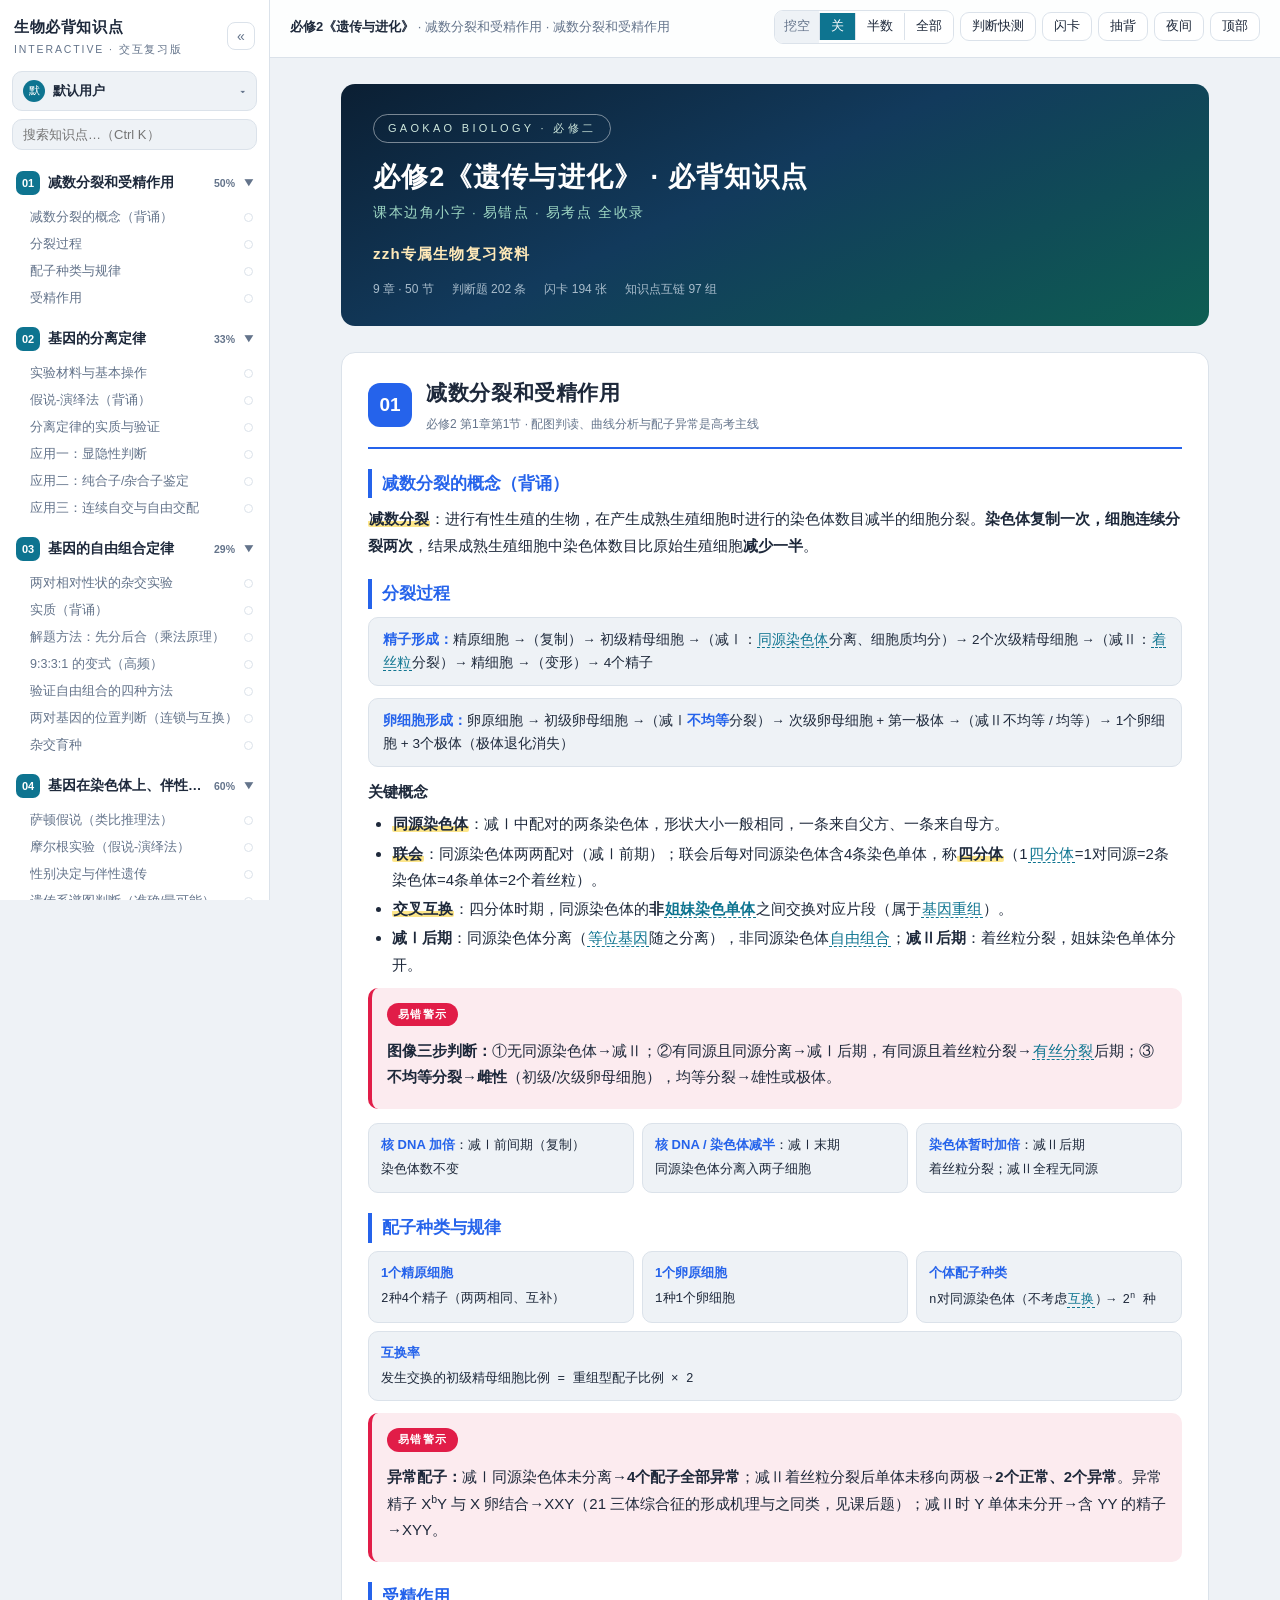
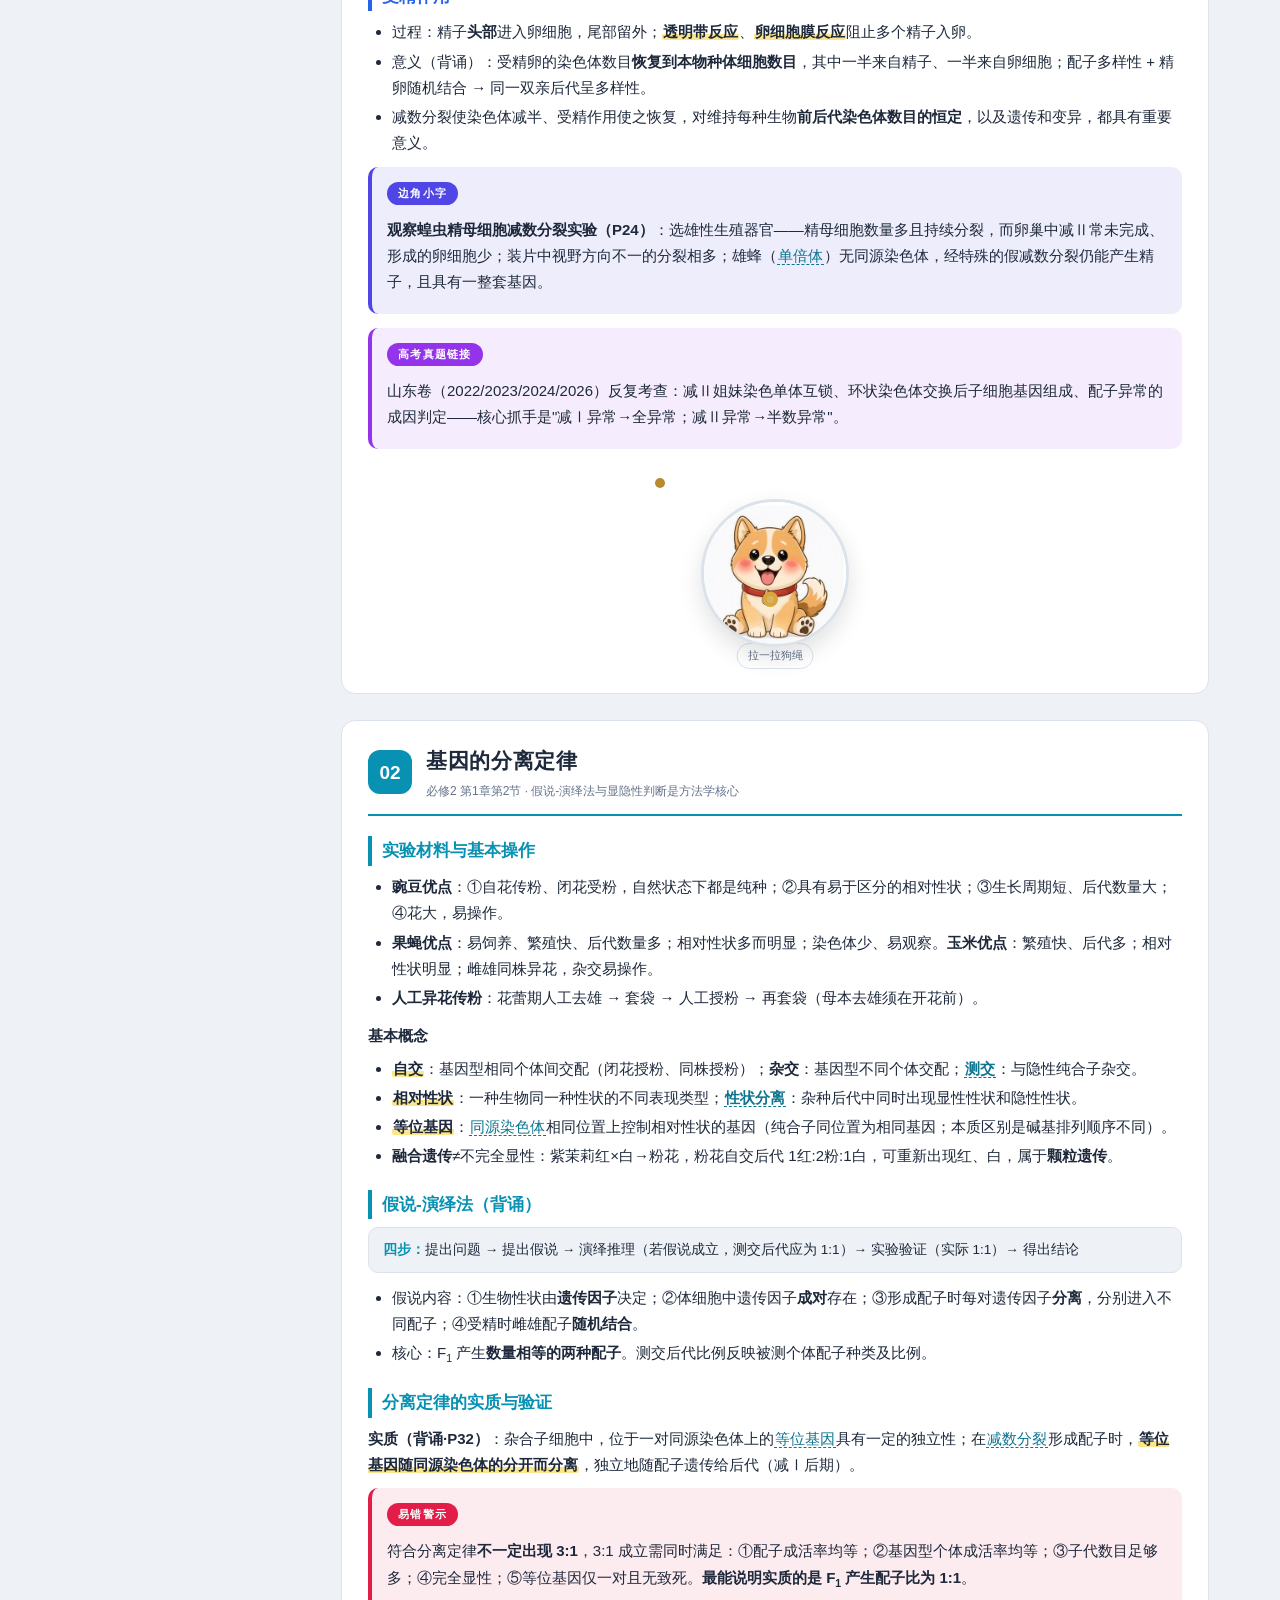
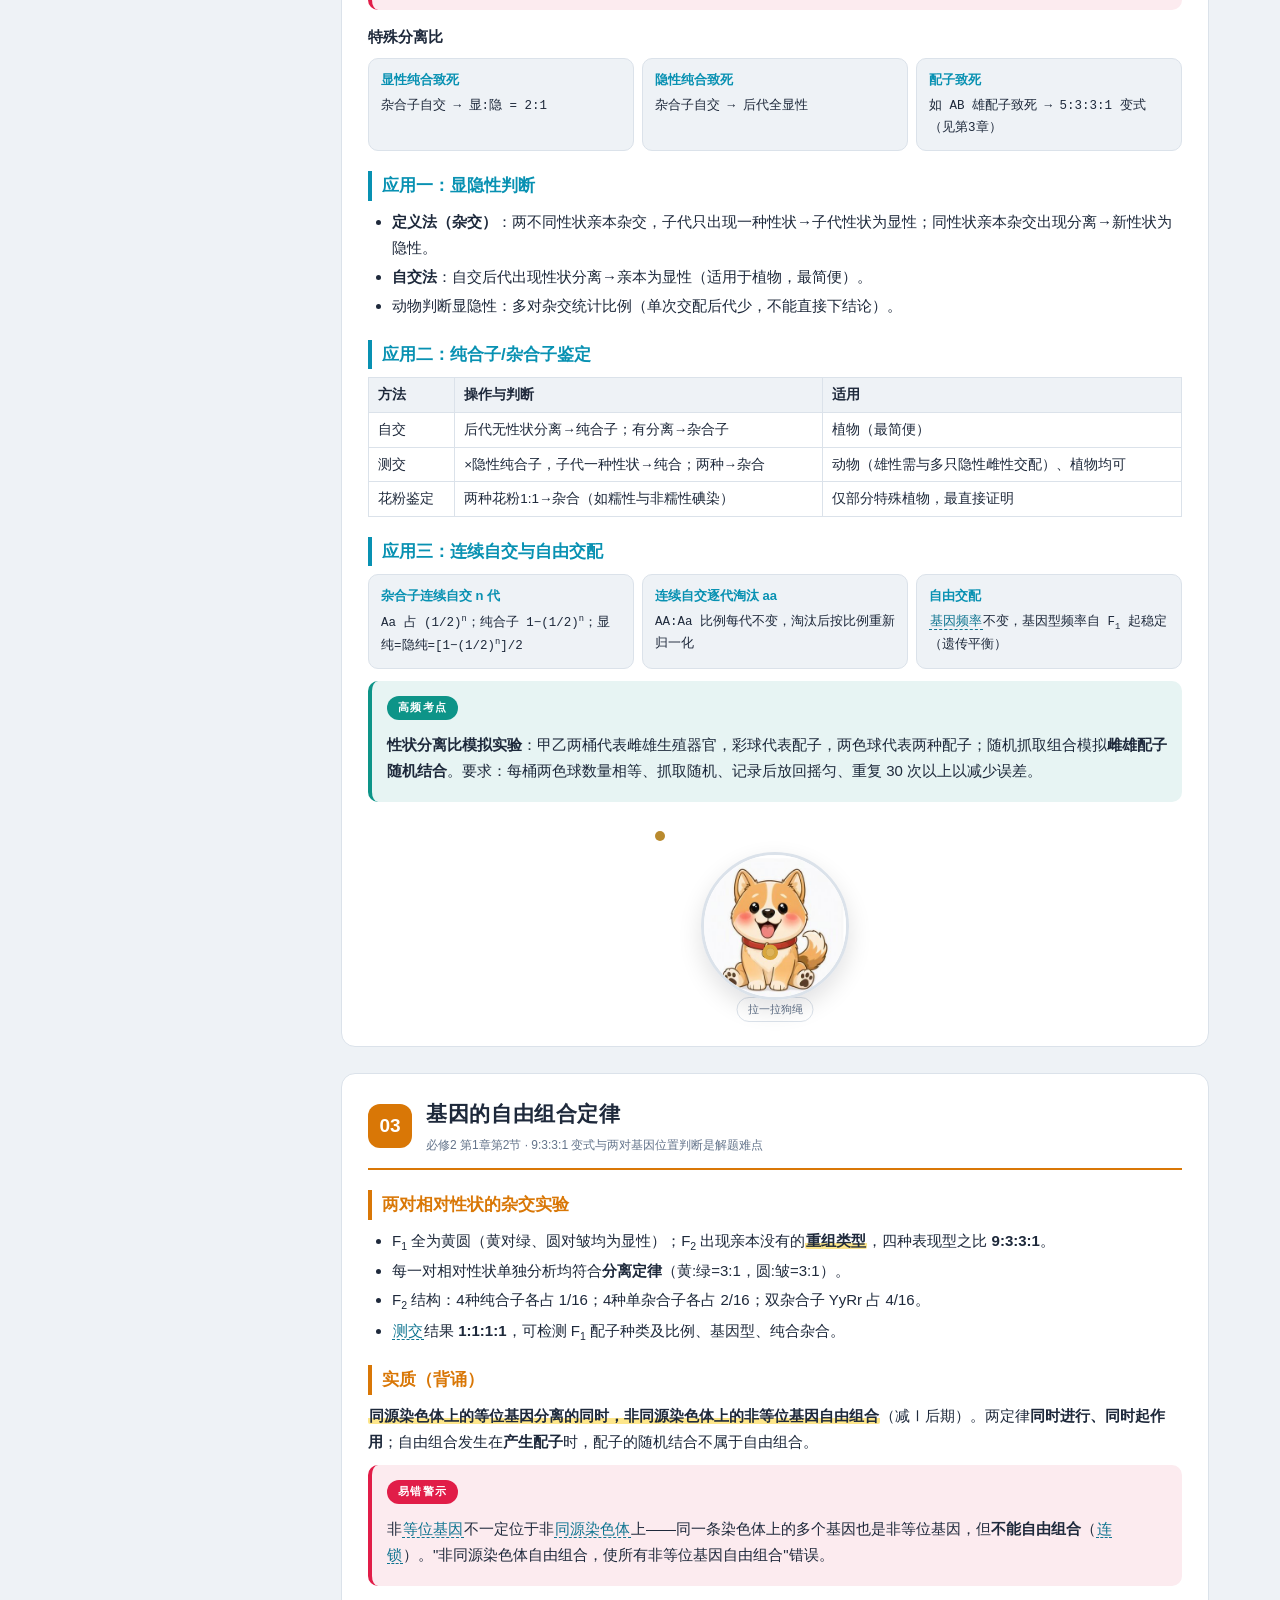
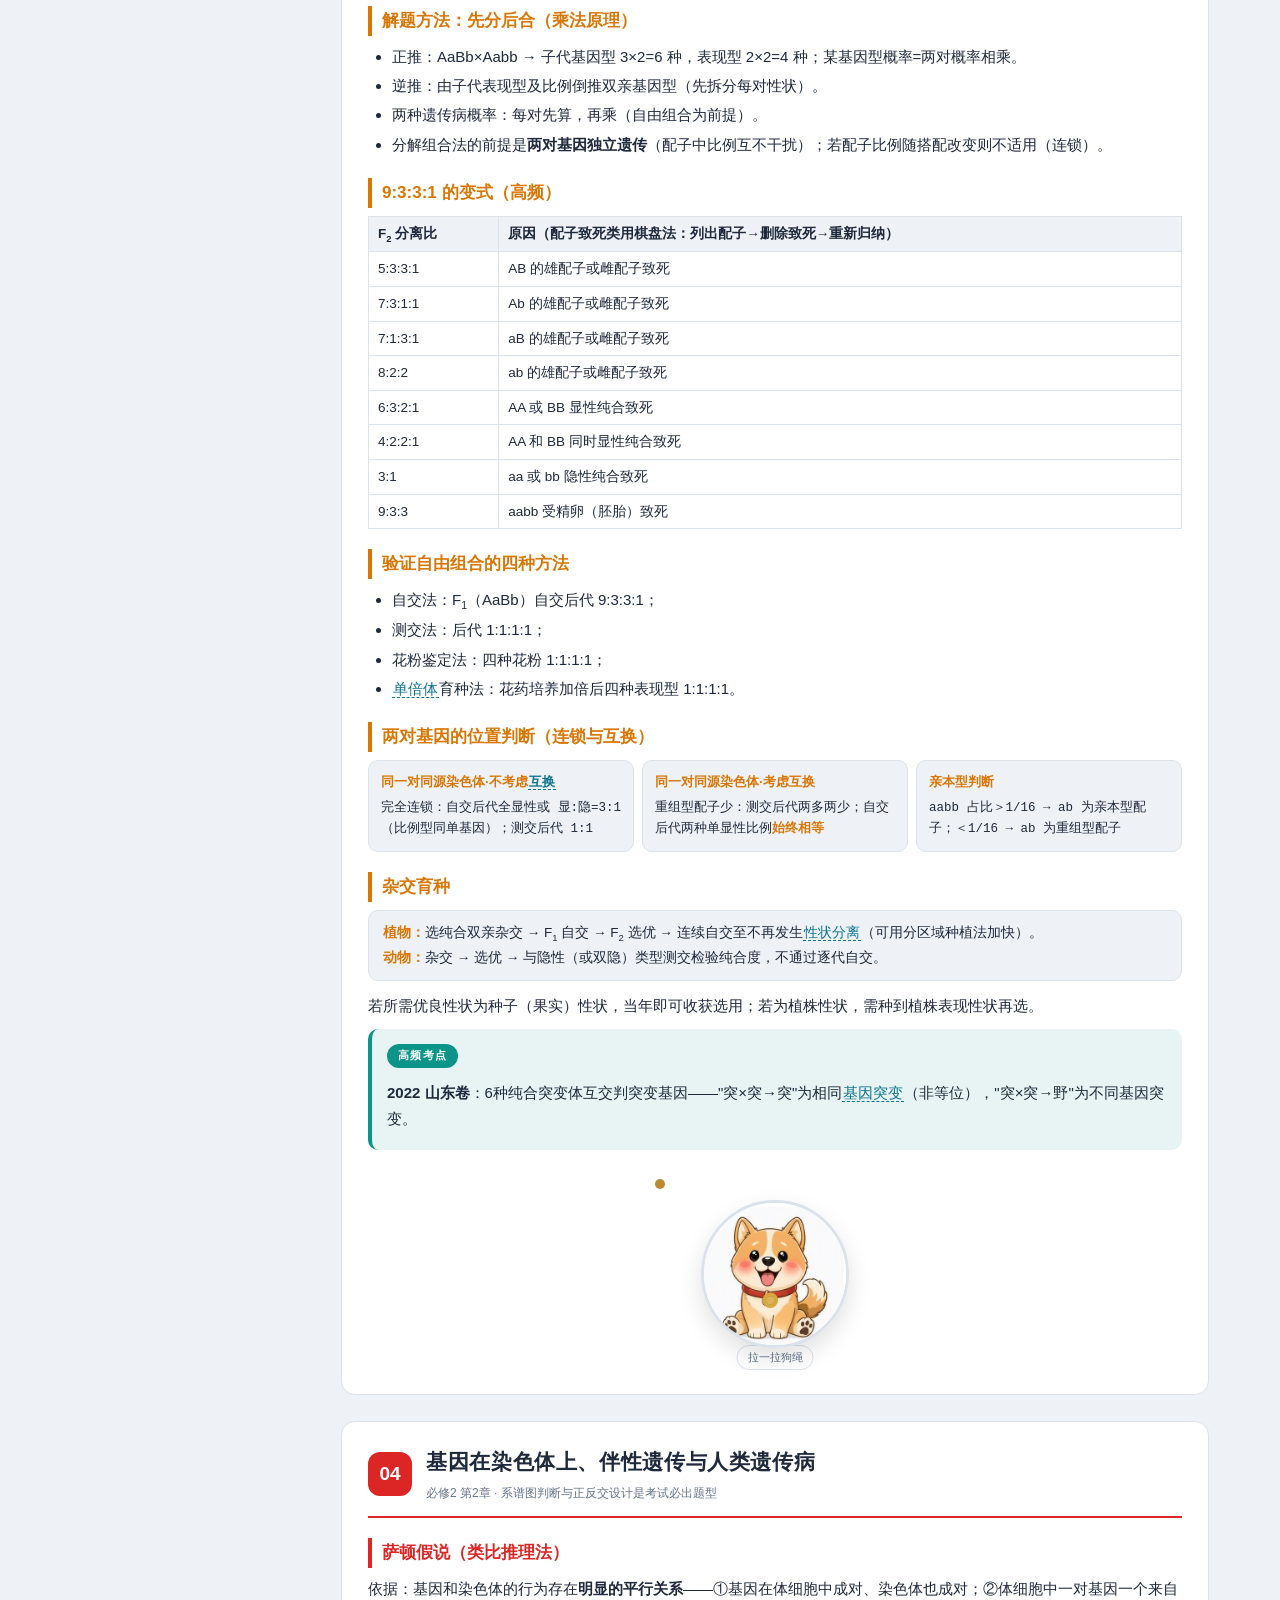
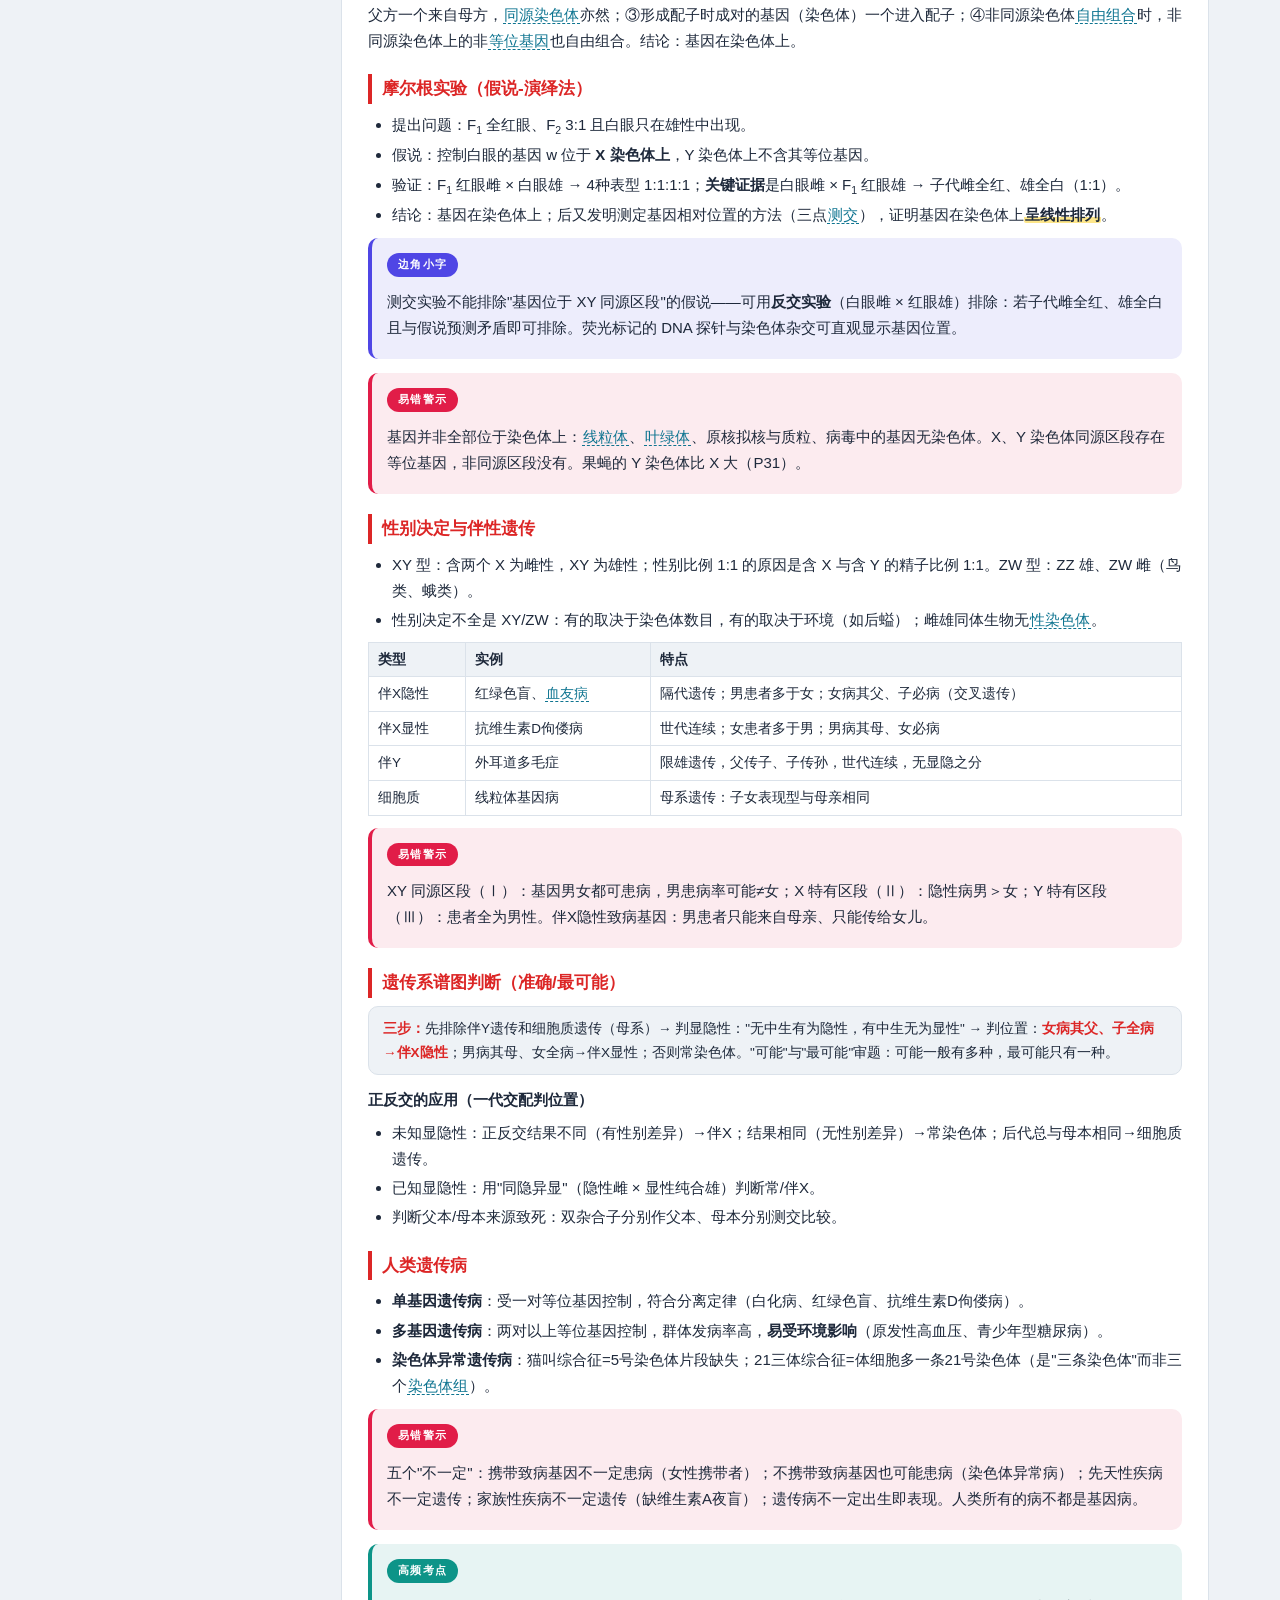
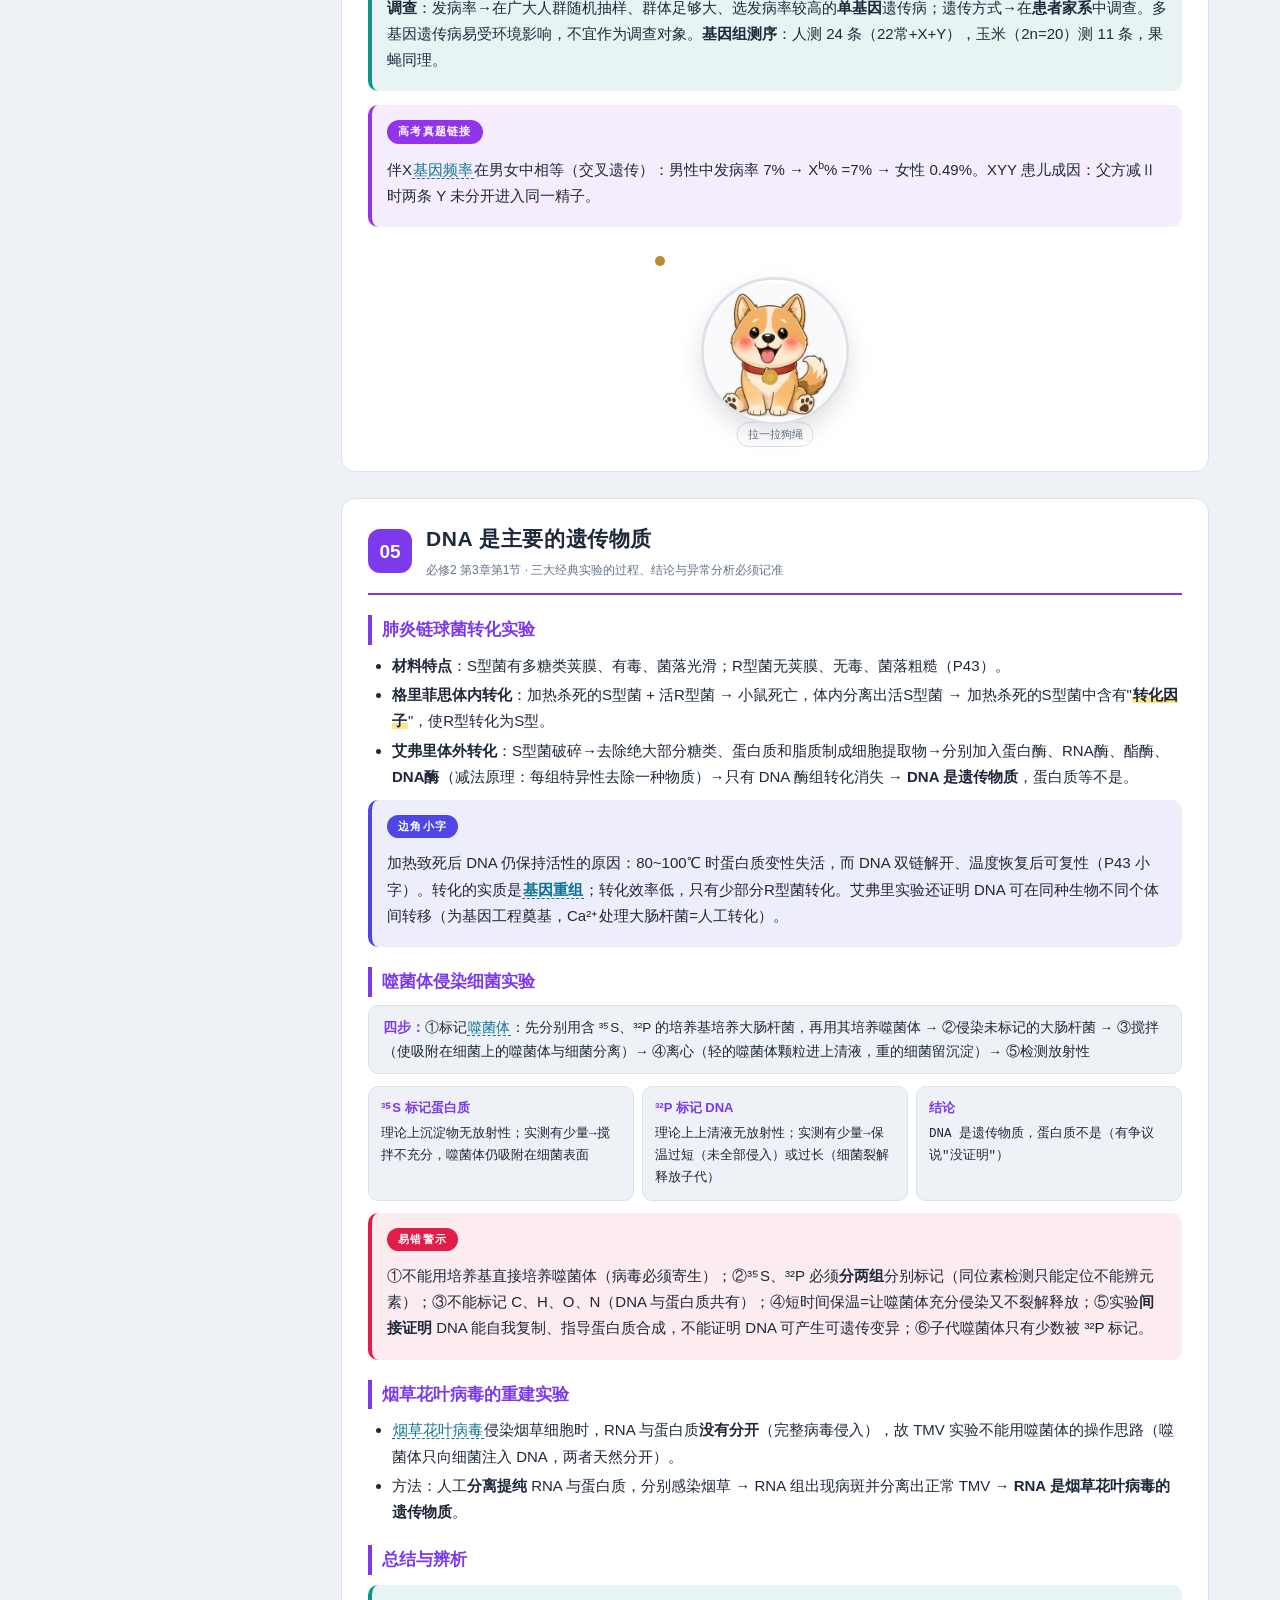
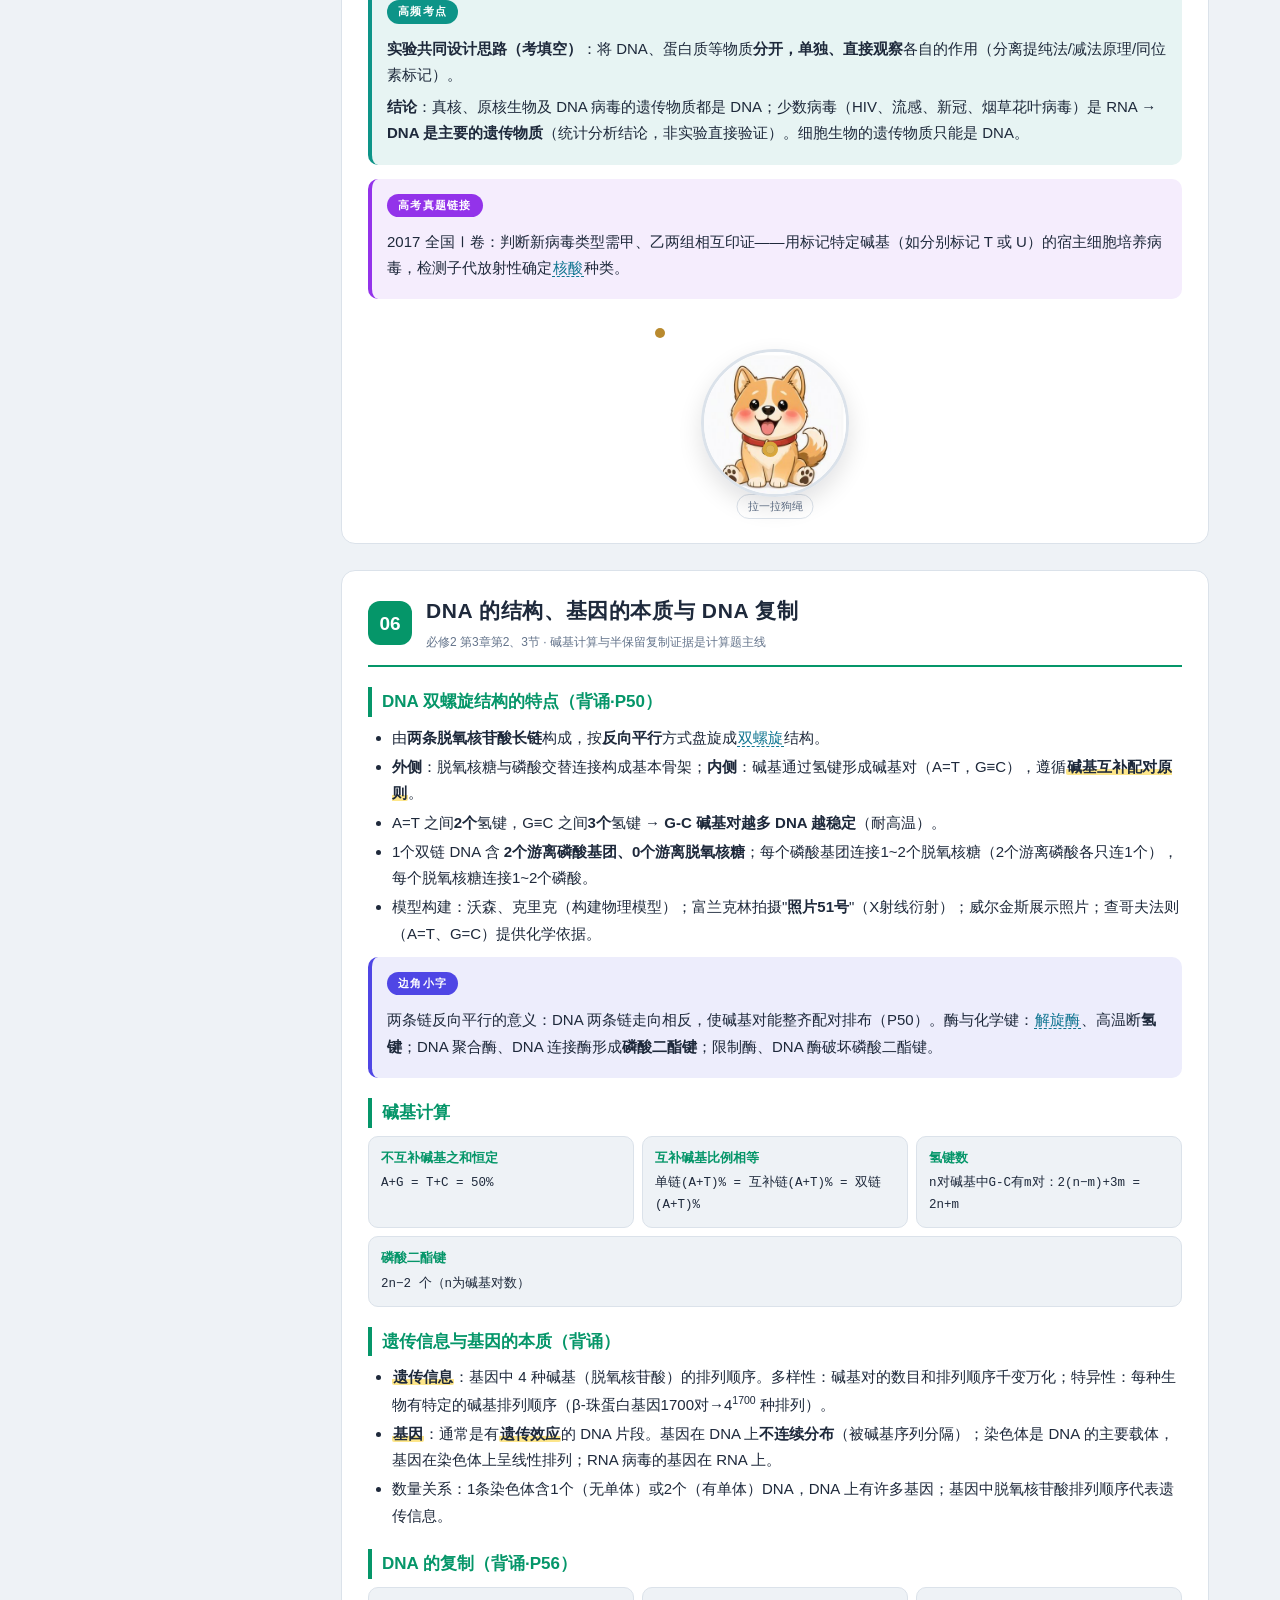
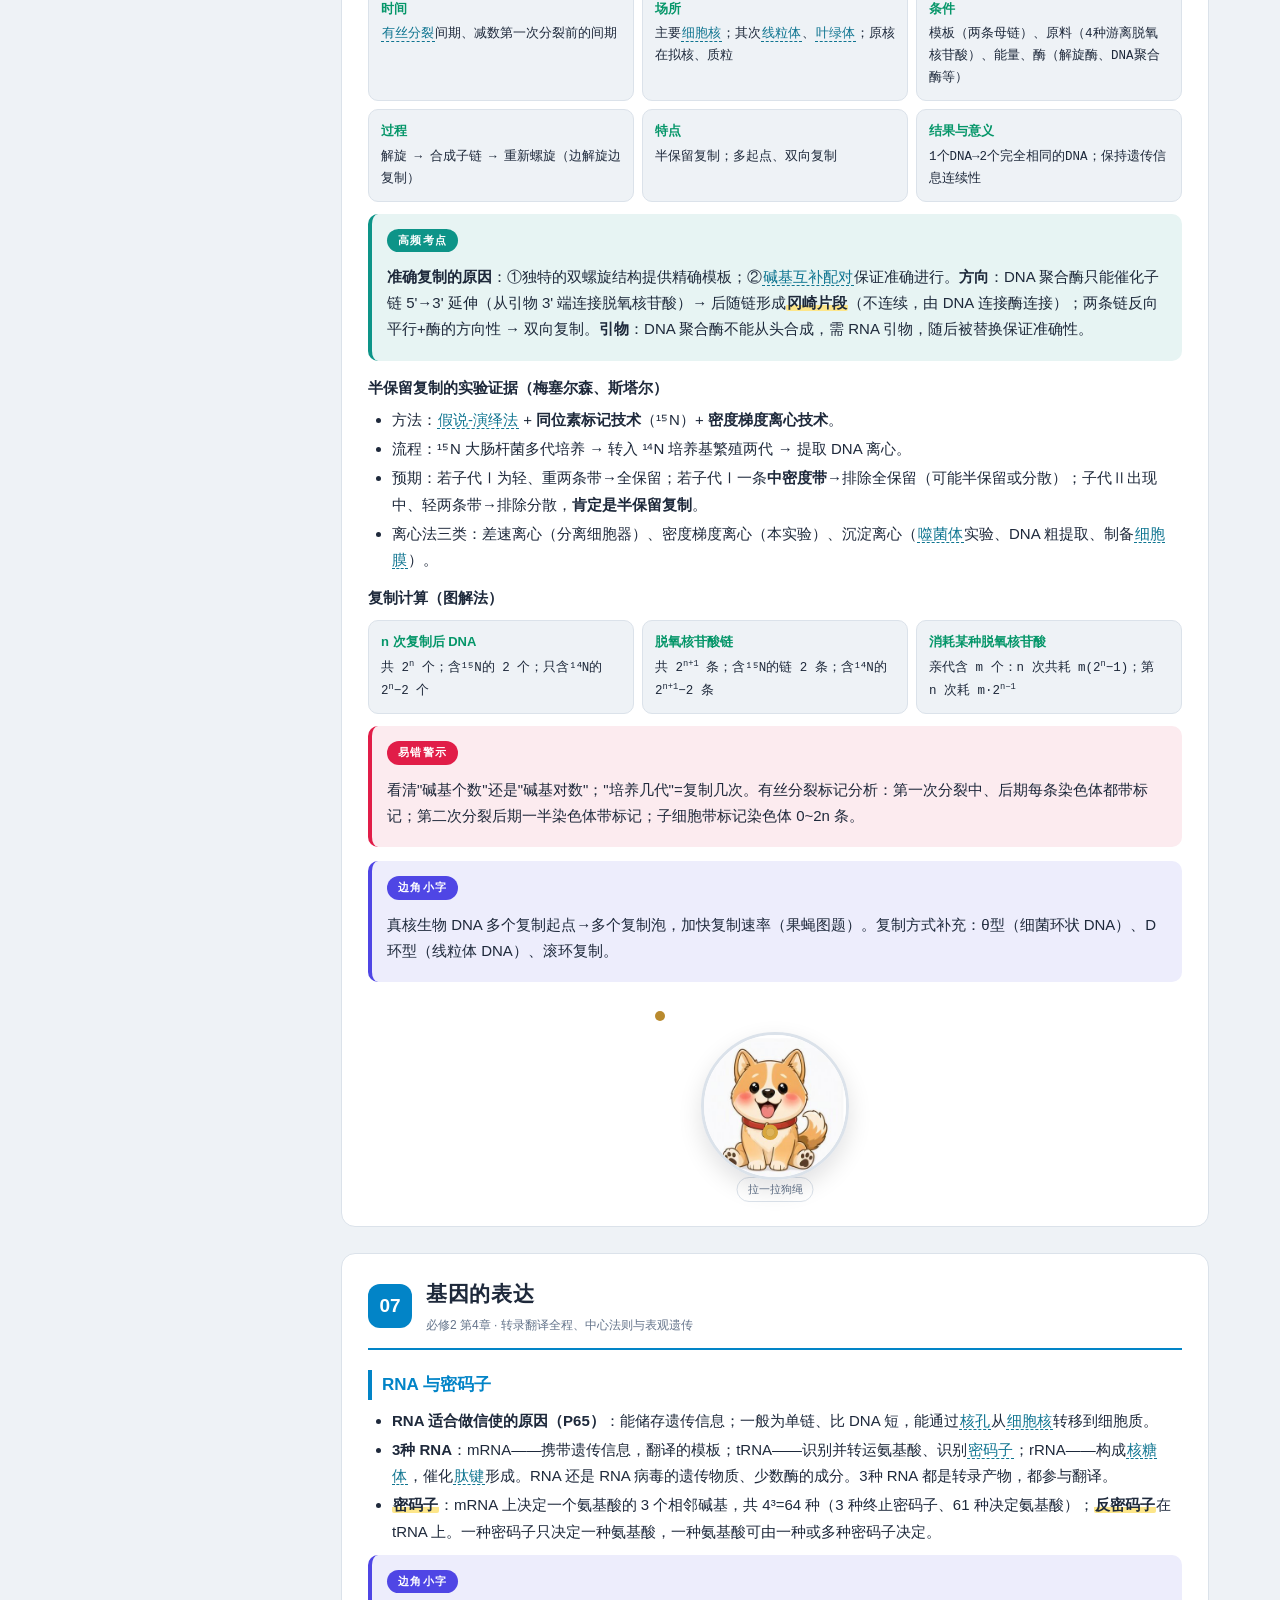
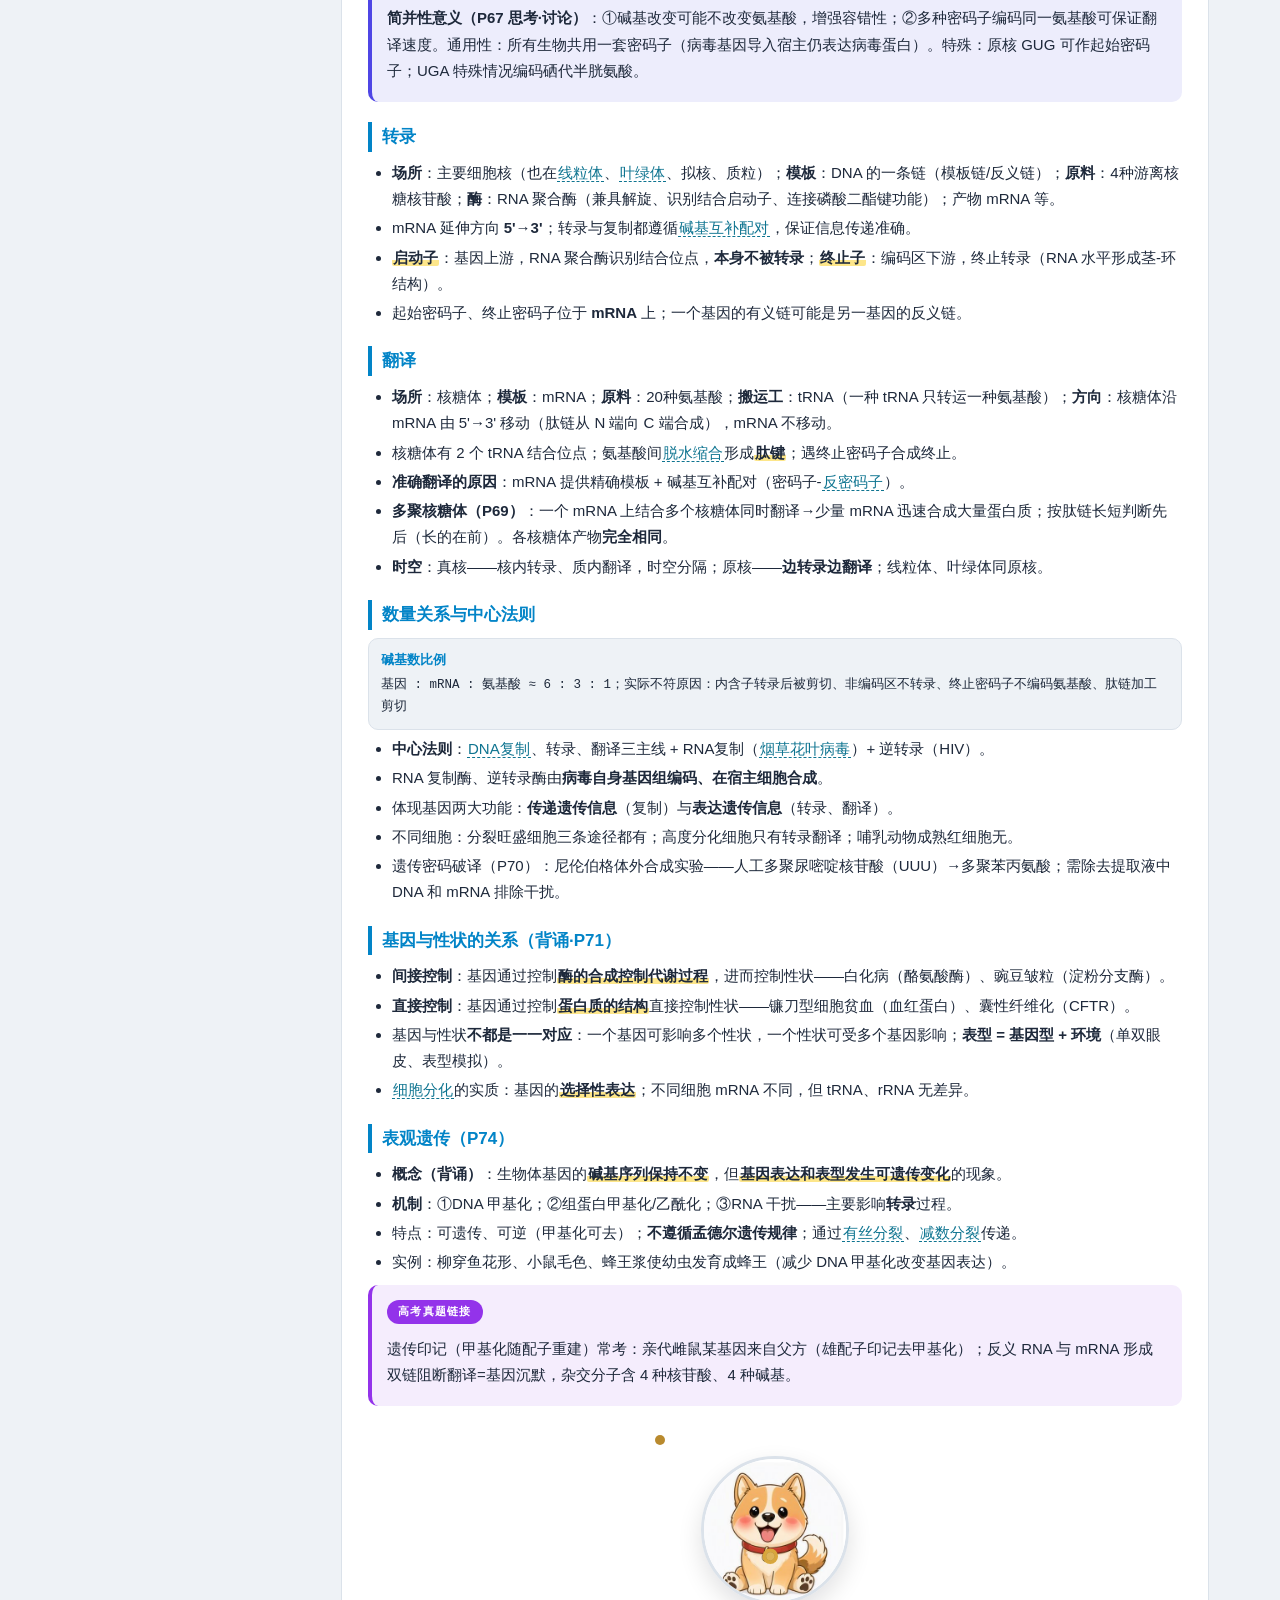
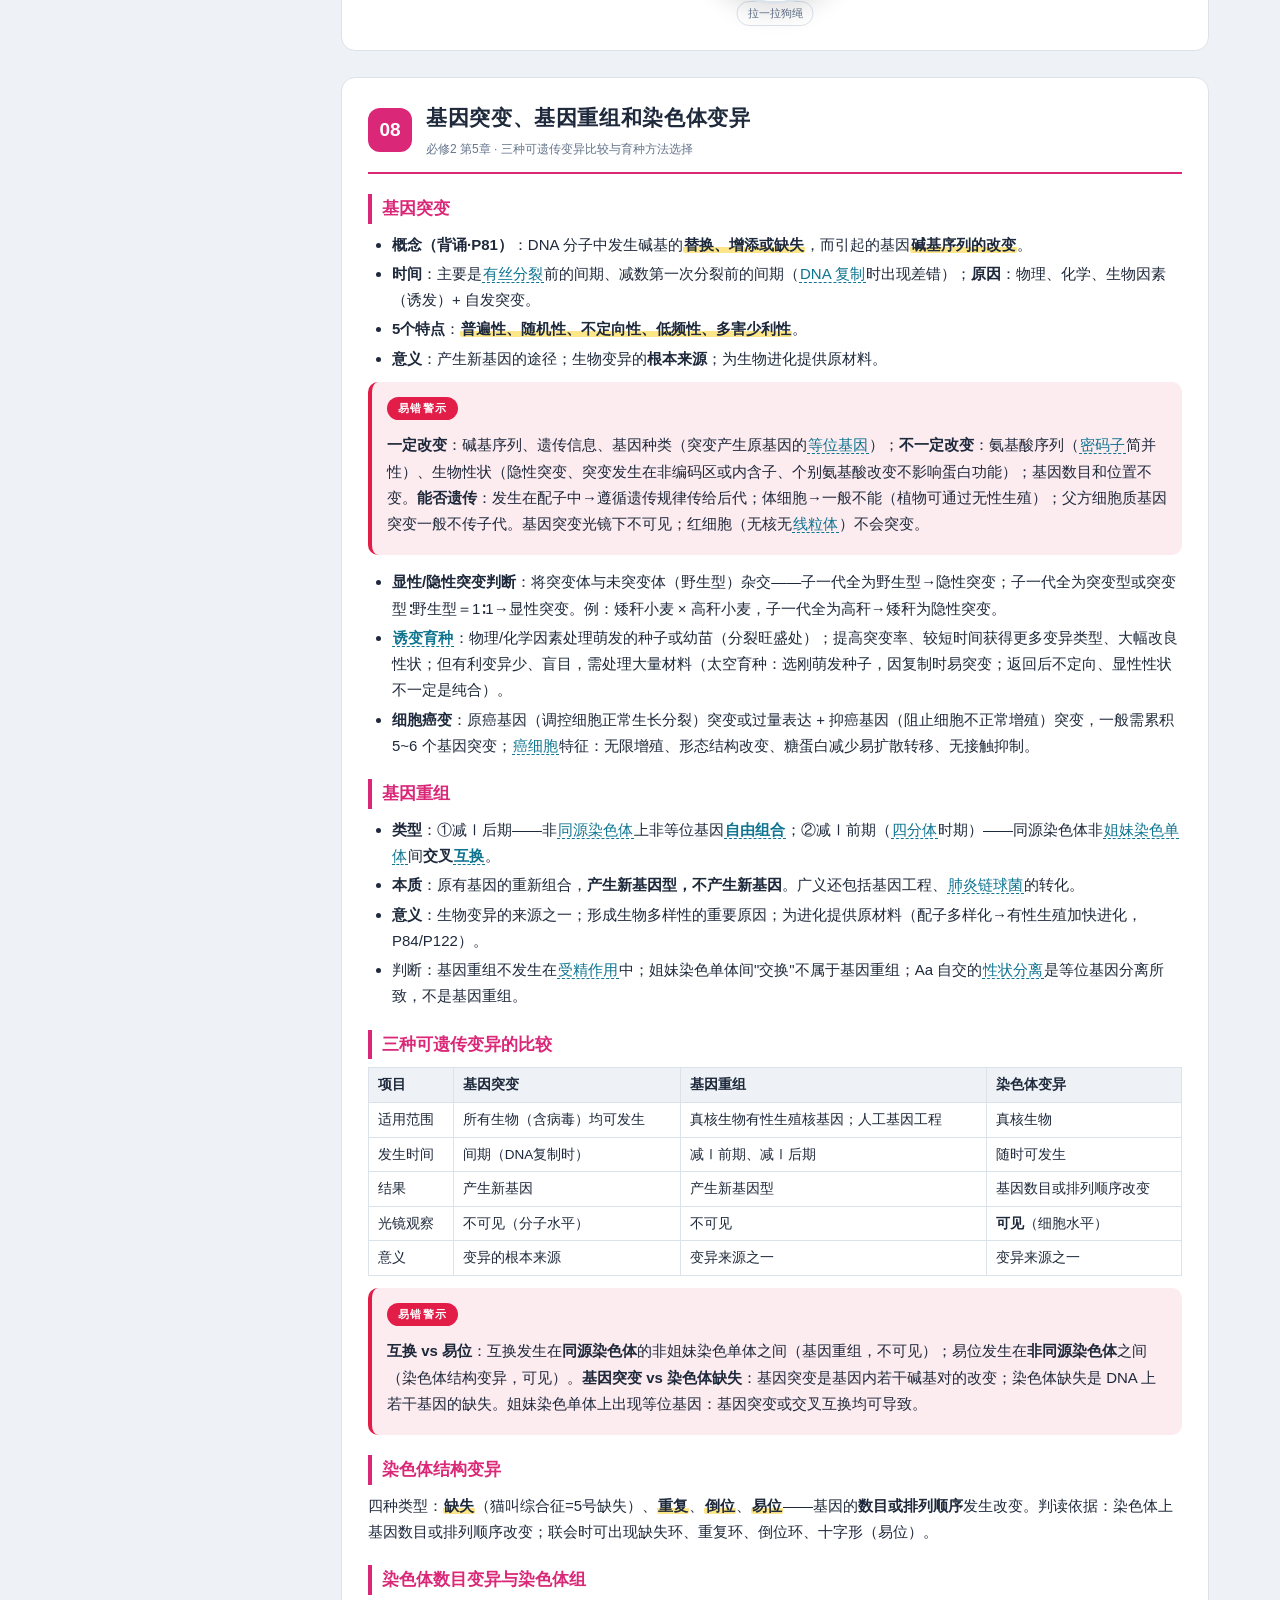
<file: web/m2.html>
<!DOCTYPE html>
<html lang="zh-CN">
<head>
<meta charset="UTF-8">
<meta name="viewport" content="width=device-width,initial-scale=1">
<title>必修2《遗传与进化》 · 必背知识点（交互版）</title>
<style>/* 生物必背知识点 · 交互版  */
* { box-sizing: border-box; }
:root {
  --bg:#eef2f6; --panel:#fff; --ink:#1e293b; --mut:#64748b; --line:#dbe2ea;
  --pri:#0e7490; --pri-soft:#e0f2fe; --gold:#b45309; --kbg:#fde68a;
  --side-w:270px; --rad:10px;
  --c-warn:#e11d48; --c-note:#4f46e5; --c-exam:#0d9488; --c-exp:#9333ea;
}
html[data-theme="dark"] {
  --bg:#0a1220; --panel:#111b2e; --ink:#d9e4f2; --mut:#8ba1b9; --line:#24344d;
  --pri:#38bdf8; --pri-soft:#0c2a42; --gold:#fbbf24; --kbg:rgba(253,230,138,.22);
  --c-warn:#fb7185; --c-note:#818cf8; --c-exam:#2dd4bf; --c-exp:#c084fc;
}
html, body { margin:0; padding:0; }
body { font-family:"PingFang SC","Hiragino Sans GB","Microsoft YaHei",sans-serif;
  background:var(--bg); color:var(--ink); font-size:15px; line-height:1.75; }
button { font-family:inherit; cursor:pointer; }
a { color:var(--pri); }

/* ---------- 布局骨架 ---------- */
.app { display:flex; min-height:100vh; }
.main { flex:1; min-width:0; display:flex; flex-direction:column; }

/* ---------- 侧边栏 ---------- */
.sidebar { width:var(--side-w); flex:none; background:var(--panel); border-right:1px solid var(--line);
  display:flex; flex-direction:column; height:100vh; position:sticky; top:0; z-index:40;
  transition:margin .25s ease; }
body.side-collapsed .sidebar { margin-left:calc(-1 * var(--side-w)); }
.side-head { display:flex; align-items:center; gap:8px; padding:14px 14px 10px; }
.side-brand { font-weight:800; font-size:15px; color:var(--ink); text-decoration:none; letter-spacing:.04em; }
.side-brand small { display:block; font-weight:500; font-size:10.5px; color:var(--mut); letter-spacing:.18em; }
.side-collapse { margin-left:auto; border:1px solid var(--line); background:none; color:var(--mut);
  border-radius:8px; width:28px; height:28px; font-size:14px; line-height:1; }
.side-collapse:hover { color:var(--pri); border-color:var(--pri); }
.side-user { margin:2px 12px 8px; }
.user-chip { width:100%; display:flex; align-items:center; gap:8px; padding:8px 10px; border:1px solid var(--line);
  border-radius:10px; background:var(--bg); color:var(--ink); font-size:13px; }
.user-chip:hover { border-color:var(--pri); }
.user-chip .u-dot { width:22px; height:22px; border-radius:50%; background:var(--pri); color:#fff; font-size:11px;
  display:flex; align-items:center; justify-content:center; flex:none; }
.user-chip .u-name { flex:1; text-align:left; font-weight:600; overflow:hidden; text-overflow:ellipsis; white-space:nowrap; }
.user-chip .u-arr { color:var(--mut); font-size:11px; }
.side-search { padding:0 12px 10px; }
.side-search input { width:100%; padding:7px 10px; border:1px solid var(--line); border-radius:10px;
  background:var(--bg); color:var(--ink); font-size:13px; outline:none; }
.side-search input:focus { border-color:var(--pri); }
.toc { flex:1; overflow-y:auto; padding:4px 8px 30px; }
.toc-ch { margin-bottom:4px; }
.toc-ch-head { width:100%; display:flex; align-items:center; gap:8px; padding:7px 8px; border:0; background:none;
  border-radius:8px; color:var(--ink); font-size:13.5px; font-weight:600; text-align:left; }
.toc-ch-head:hover { background:var(--pri-soft); }
.toc-ch-head .n { flex:none; width:24px; height:24px; border-radius:7px; background:var(--ac,var(--pri)); color:#fff;
  font-size:11px; font-weight:700; display:flex; align-items:center; justify-content:center; }
.toc-ch-head .t { flex:1; min-width:0; overflow:hidden; text-overflow:ellipsis; white-space:nowrap; }
.toc-ch-head .prog { flex:none; font-size:10.5px; color:var(--mut); }
.toc-ch-head .arr { flex:none; color:var(--mut); font-size:10px; transition:transform .2s; }
.toc-ch.open .toc-ch-head .arr { transform:rotate(90deg); }
.toc-secs { display:none; padding:2px 0 4px 14px; }
.toc-ch.open .toc-secs { display:block; }
.toc-sec { display:flex; align-items:center; gap:6px; width:100%; border:0; background:none; text-align:left;
  padding:5px 8px; border-radius:8px; color:var(--mut); font-size:12.5px; }
.toc-sec:hover { color:var(--ink); background:var(--pri-soft); }
.toc-sec.active { color:var(--pri); font-weight:700; background:var(--pri-soft); }
.toc-sec .st { flex:1; min-width:0; overflow:hidden; text-overflow:ellipsis; white-space:nowrap; }
.m-dot { flex:none; width:9px; height:9px; border-radius:50%; border:1.5px solid var(--line); background:transparent; padding:0; }
.m-dot.m1 { background:#3b82f6; border-color:#3b82f6; }
.m-dot.m2 { background:#22c55e; border-color:#22c55e; }
.side-expand { position:fixed; left:0; top:50%; transform:translateY(-50%); z-index:39; border:1px solid var(--line);
  background:var(--panel); color:var(--mut); border-radius:0 10px 10px 0; padding:14px 6px; font-size:14px; display:none; }
body.side-collapsed .side-expand { display:block; }

/* ---------- 顶栏 ---------- */
.topbar { position:sticky; top:0; z-index:30; background:color-mix(in srgb, var(--panel) 88%, transparent);
  backdrop-filter:blur(8px); border-bottom:1px solid var(--line); }
.topbar-in { display:flex; align-items:center; gap:10px; padding:10px 20px; flex-wrap:wrap; }
.crumb { font-size:13px; color:var(--mut); min-width:0; flex:1; overflow:hidden; text-overflow:ellipsis; white-space:nowrap; }
.crumb b { color:var(--ink); }
.tools { display:flex; align-items:center; gap:6px; flex-wrap:wrap; }
.tbtn { border:1px solid var(--line); background:var(--panel); color:var(--ink); border-radius:9px;
  padding:5px 11px; font-size:12.5px; white-space:nowrap; }
.tbtn:hover { border-color:var(--pri); color:var(--pri); }
.tbtn.on { background:var(--pri); border-color:var(--pri); color:#fff; }
.cloze-group { display:flex; align-items:center; border:1px solid var(--line); border-radius:9px; overflow:hidden; }
.cloze-group .cg-label { padding:5px 9px; font-size:12.5px; color:var(--mut); background:var(--bg); }
.cloze-group .tbtn { border:0; border-left:1px solid var(--line); border-radius:0; }
.readbar { height:3px; background:transparent; }
/* ---------- 内容区 ---------- */
.content { max-width:920px; width:100%; margin:0 auto; padding:26px 26px 90px; }
.hero { background:linear-gradient(155deg,#0b1f33 0%,#123a5c 45%,#0e5e52 100%); color:#fff;
  border-radius:14px; padding:30px 32px 26px; margin-bottom:26px; }
.hero .h-badge { display:inline-block; font-size:11px; letter-spacing:.3em; border:1px solid rgba(255,255,255,.45);
  border-radius:99px; padding:4px 14px; color:#cfe8dd; }
.hero h1 { margin:16px 0 4px; font-size:27px; letter-spacing:.04em; line-height:1.4; }
.hero .h-sub { color:#9fd8c4; font-size:13.5px; letter-spacing:.12em; margin:0; }
.hero .h-owner { margin:16px 0 0; color:#ffe9b8; font-weight:700; font-size:15px; letter-spacing:.08em; }
.hero .h-meta { margin-top:12px; color:#a8bccb; font-size:12px; display:flex; gap:18px; flex-wrap:wrap; }

.chapter { background:var(--panel); border:1px solid var(--line); border-radius:14px;
  padding:22px 26px 24px; margin-bottom:26px; scroll-margin-top:74px; }
.ch-head { display:flex; align-items:center; gap:14px; padding-bottom:12px; border-bottom:2px solid var(--ac,var(--pri)); margin-bottom:16px; }
.ch-num { width:44px; height:44px; border-radius:12px; background:var(--ac,var(--pri)); color:#fff; flex:none;
  font-size:19px; font-weight:700; display:flex; align-items:center; justify-content:center; }
.ch-head h1 { margin:0; font-size:21px; letter-spacing:.03em; }
.ch-sub { margin:2px 0 0; font-size:12px; color:var(--mut); }
.ch-flash { border-radius:6px; animation:flashBg 1.6s ease 1; }
@keyframes flashBg { 0% { background:color-mix(in srgb, var(--ac,var(--pri)) 22%, transparent); }
  100% { background:transparent; } }

h2 { font-size:17px; color:var(--ac,var(--pri)); margin:20px 0 8px; padding-left:10px;
  border-left:4px solid var(--ac,var(--pri)); scroll-margin-top:74px; }
h3 { font-size:15px; margin:12px 0 4px; }
p { margin:6px 0; }
ul,ol { margin:6px 0; padding-left:1.6em; }
li { margin:3px 0; }
b { font-weight:600; }
sub,sup { font-size:70%; }
.k { font-weight:600; background:linear-gradient(transparent 62%, var(--kbg) 62%); padding:0 1px; border-radius:2px; }
table { border-collapse:collapse; width:100%; margin:8px 0 12px; }
th,td { border:1px solid var(--line); padding:6px 9px; vertical-align:top; font-size:13.5px; line-height:1.6; text-align:left; }
th { font-weight:600; background:var(--bg); }
.table-scroll { overflow-x:auto; }

.bx { border-radius:10px; padding:12px 15px; margin:10px 0 14px; }
.bx .bx-tag { display:inline-block; font-size:10.5px; font-weight:700; letter-spacing:.12em; color:#fff;
  border-radius:99px; padding:2px 11px 3px; margin-bottom:6px; }
.note { background:color-mix(in srgb, var(--c-note) 10%, var(--panel)); border-left:4px solid var(--c-note); }
.note .bx-tag { background:var(--c-note); }
.warn { background:color-mix(in srgb, var(--c-warn) 9%, var(--panel)); border-left:4px solid var(--c-warn); }
.warn .bx-tag { background:var(--c-warn); }
.exam { background:color-mix(in srgb, var(--c-exam) 10%, var(--panel)); border-left:4px solid var(--c-exam); }
.exam .bx-tag { background:var(--c-exam); }
.exp { background:color-mix(in srgb, var(--c-exp) 9%, var(--panel)); border-left:4px solid var(--c-exp); }
.exp .bx-tag { background:var(--c-exp); }
.fgrid { display:flex; flex-wrap:wrap; gap:8px; margin:8px 0 12px; }
.fcard { flex:1 1 260px; background:var(--bg); border:1px solid var(--line); border-radius:10px; padding:10px 12px; font-size:13px; }
.fcard b { color:var(--ac,var(--pri)); }
.fcard .fm { display:block; font-family:Menlo,monospace; font-size:12.5px; margin-top:4px; }
.flow { background:var(--bg); border:1px solid var(--line); border-radius:10px; padding:10px 14px; font-size:13.5px; margin:8px 0 12px; }
.flow b { color:var(--ac,var(--pri)); }
.recap { background:color-mix(in srgb, var(--ac,var(--pri)) 8%, var(--panel)); border:1px solid var(--ac,var(--pri));
  border-radius:12px; padding:12px 16px; margin-top:14px; }
/* ---------- 挖空 ---------- */
.k.cz { color:transparent !important; text-shadow:none; background:repeating-linear-gradient(45deg,
  color-mix(in srgb, var(--ink) 22%, transparent) 0 5px, transparent 5px 9px); border-radius:3px;
  cursor:pointer; transition:background .15s; min-width:2em; }
.k.cz:hover { background:repeating-linear-gradient(45deg,
  color-mix(in srgb, var(--pri) 40%, transparent) 0 5px, transparent 5px 9px); }
.k.cz.open { color:inherit !important; background:linear-gradient(transparent 62%, #86efac 62%); cursor:default; }
html[data-theme="dark"] .k.cz.open { background:linear-gradient(transparent 62%, rgba(134,239,172,.4) 62%); }

/* ---------- 互链 ---------- */
.xref { color:var(--pri); text-decoration:none; border-bottom:1px dashed var(--pri); cursor:pointer; padding:0 1px; }
.xref:hover { background:var(--pri-soft); border-bottom-style:solid; }
.xback { position:fixed; right:22px; bottom:22px; z-index:45; display:none; align-items:center; gap:8px;
  background:var(--pri); color:#fff; border:0; border-radius:99px; padding:10px 18px; font-size:13px; font-weight:600;
  box-shadow:0 6px 22px rgba(14,116,144,.4); max-width:46vw; }
.xback.show { display:flex; }
.xback span { overflow:hidden; text-overflow:ellipsis; white-space:nowrap; }

/* ---------- 浮动/菜单 ---------- */
.float-menu { position:fixed; z-index:60; background:var(--panel); border:1px solid var(--line); border-radius:12px;
  box-shadow:0 10px 34px rgba(2,8,20,.18); padding:6px; min-width:200px; }
.fm-item { display:flex; width:100%; border:0; background:none; color:var(--ink); text-align:left; padding:9px 12px;
  border-radius:8px; font-size:13.5px; gap:8px; align-items:center; }
.fm-item:hover { background:var(--pri-soft); }
.fm-item.cur { color:var(--pri); font-weight:700; }
.fm-item.danger { color:var(--c-warn); }
.fm-sep { height:1px; background:var(--line); margin:4px 6px; }

/* ---------- 遮罩与弹窗 ---------- */
.mask { position:fixed; inset:0; background:rgba(4,10,20,.5); z-index:70; display:none; }
.mask.show { display:block; }
.modal { position:fixed; z-index:71; left:50%; top:50%; transform:translate(-50%,-50%); width:min(680px,92vw);
  max-height:86vh; overflow:auto; background:var(--panel); border:1px solid var(--line); border-radius:16px;
  padding:22px 26px; display:none; }
.modal.show { display:block; }
.modal h3 { margin:0 0 14px; font-size:17px; display:flex; align-items:center; }
.modal .m-close { margin-left:auto; border:1px solid var(--line); background:none; color:var(--mut);
  border-radius:8px; width:28px; height:28px; font-size:13px; }
.sel-row { display:flex; gap:8px; flex-wrap:wrap; margin-bottom:14px; }
.sel-chip { border:1px solid var(--line); background:var(--bg); color:var(--ink); border-radius:99px;
  padding:5px 14px; font-size:12.5px; }
.sel-chip.on { background:var(--pri); border-color:var(--pri); color:#fff; }

/* ---------- 判断快测 ---------- */
.qz-meta { color:var(--mut); font-size:12.5px; margin-bottom:10px; }
.qz-stem { background:var(--bg); border:1px solid var(--line); border-radius:12px; padding:16px 18px;
  font-size:15px; line-height:1.8; margin-bottom:16px; }
.qz-btns { display:flex; gap:12px; }
.qz-btns button { flex:1; padding:12px; font-size:16px; font-weight:700; border-radius:12px; border:1.5px solid var(--line);
  background:var(--bg); color:var(--ink); }
.qz-btns button:hover { border-color:var(--pri); }
.qz-fb { margin-top:14px; border-radius:10px; padding:12px 14px; font-size:13.5px; line-height:1.7; display:none; }
.qz-fb.show { display:block; }
.qz-fb.ok { background:color-mix(in srgb,#22c55e 12%, var(--panel)); border:1px solid #22c55e; }
.qz-fb.no { background:color-mix(in srgb,var(--c-warn) 10%, var(--panel)); border:1px solid var(--c-warn); }
.qz-next { margin-top:14px; width:100%; padding:10px; font-size:14px; font-weight:700; border-radius:10px;
  border:0; background:var(--pri); color:#fff; display:none; }
.qz-next.show { display:block; }

/* ---------- 闪卡 ---------- */
.fc-box { perspective:1200px; margin-bottom:16px; }
.fc-card { position:relative; min-height:190px; border-radius:14px; border:1px solid var(--line); background:var(--bg);
  display:flex; align-items:center; justify-content:center; text-align:center; padding:24px 28px;
  font-size:16.5px; line-height:1.85; cursor:pointer; transition:transform .4s; transform-style:preserve-3d; }
.fc-card.flip { transform:rotateY(180deg); }
.fc-face { backface-visibility:hidden; -webkit-backface-visibility:hidden; }
/* overflow 会破坏 Chromium 对无自身 transform 元素的背面剔除，故只放在有 rotateY 的背面；翻转后直接隐藏正面兜底 */
.fc-card.flip .fc-face:not(.back) { visibility:hidden; }
.fc-face.back { position:absolute; inset:0; display:flex; align-items:center; justify-content:center;
  transform:rotateY(180deg); font-size:14px; color:var(--ink); background:var(--bg); border-radius:inherit; overflow:auto; }
.fc-term { font-weight:700; color:var(--pri); font-size:20px; }
.fc-hint { position:absolute; bottom:8px; left:0; right:0; text-align:center; color:var(--mut); font-size:11px; }
.fc-btns { display:flex; gap:12px; }
.fc-btns button { flex:1; padding:11px; font-size:14.5px; font-weight:700; border-radius:10px; border:1.5px solid var(--line); background:var(--bg); }
/* ---------- 搜索面板 ---------- */
.sp-input { width:100%; padding:11px 14px; font-size:15px; border:1.5px solid var(--pri); border-radius:12px;
  background:var(--bg); color:var(--ink); outline:none; margin-bottom:12px; }
.sp-list { max-height:52vh; overflow:auto; }
.sp-item { display:block; width:100%; text-align:left; border:0; background:none; color:var(--ink);
  padding:10px 12px; border-radius:10px; }
.sp-item:hover, .sp-item.cur { background:var(--pri-soft); }
.sp-item .sp-t { font-size:13.5px; font-weight:600; }
.sp-item .sp-c { font-size:12px; color:var(--mut); margin-top:2px; overflow:hidden; text-overflow:ellipsis;
  white-space:nowrap; }
.sp-item .sp-c mark { background:none; color:var(--gold); font-weight:700; }
.sp-empty { color:var(--mut); font-size:13px; padding:16px; text-align:center; }
kbd { border:1px solid var(--line); border-bottom-width:2px; border-radius:5px; padding:0 5px; font-size:11px; color:var(--mut); }

/* ---------- 统计 / 落地页 ---------- */
.home-wrap { max-width:1020px; margin:0 auto; padding:34px 24px 90px; }
.home-grid { display:grid; grid-template-columns:repeat(auto-fit,minmax(300px,1fr)); gap:18px; }
.book-card { background:var(--panel); border:1px solid var(--line); border-radius:16px; padding:22px 24px;
  display:block; text-decoration:none; color:var(--ink); position:relative; overflow:hidden; }
.book-card:hover { border-color:var(--pri); transform:translateY(-2px); transition:.2s; }
.book-card h2 { margin:0 0 4px; font-size:19px; border:0; padding:0; color:var(--ink); }
.book-card .bc-sub { color:var(--mut); font-size:12.5px; margin-bottom:14px; }
.book-card .bc-meta { display:flex; gap:16px; font-size:12.5px; color:var(--mut); flex-wrap:wrap; }
.bar { height:8px; border-radius:99px; background:var(--bg); border:1px solid var(--line); overflow:hidden; margin:10px 0 6px; }
.bar i { display:block; height:100%; background:linear-gradient(90deg,var(--pri),#22c55e); }
.stat-grid { display:grid; grid-template-columns:repeat(auto-fit,minmax(150px,1fr)); gap:12px; margin-top:16px; }
.stat { background:var(--panel); border:1px solid var(--line); border-radius:12px; padding:14px 16px; }
.stat b { display:block; font-size:22px; color:var(--pri); }
.stat span { font-size:12px; color:var(--mut); }

/* ---------- 每章复习进度 ---------- */
.pr-book { background:var(--panel); border:1px solid var(--line); border-radius:14px; padding:14px 18px 10px; margin-bottom:14px; }
.pr-head { font-size:13.5px; font-weight:700; color:var(--ac,var(--pri)); padding-bottom:8px; border-bottom:1px solid var(--line); }
.pr-row { display:flex; align-items:center; gap:10px; padding:7px 0; border-bottom:1px dashed var(--line); }
.pr-row:last-child { border-bottom:0; }
.pr-n { flex:none; width:24px; height:24px; border-radius:7px; background:var(--ac,var(--pri)); color:#fff;
  font-size:11px; font-weight:700; display:flex; align-items:center; justify-content:center; }
.pr-t { flex:none; width:200px; font-size:12.5px; overflow:hidden; text-overflow:ellipsis; white-space:nowrap; }
.pr-bar { flex:1; height:8px; border-radius:99px; background:var(--bg); border:1px solid var(--line); overflow:hidden; }
.pr-bar i { display:block; height:100%; background:linear-gradient(90deg,var(--pri),#22c55e); }
.pr-pct { flex:none; width:44px; text-align:right; font-size:12.5px; color:var(--pri); }
.pr-det { flex:none; width:60px; text-align:right; font-size:11px; color:var(--mut); }
@media (max-width: 640px) { .pr-t { width:120px; } .pr-det { display:none; } }

/* ---------- 响应式 ---------- */
@media (max-width: 900px) {
  .sidebar { position:fixed; left:0; top:0; box-shadow:0 0 40px rgba(2,8,20,.3); }
  body.side-collapsed .sidebar { margin-left:calc(-1 * var(--side-w) - 10px); }
  .side-collapse { display:none; }
  .side-expand { display:none !important; }
  .hamb { display:inline-block !important; }
  .content { padding:18px 14px 90px; }
  .chapter { padding:16px 16px 20px; }
  .hero { padding:22px 20px; }
}
.hamb { display:none; border:1px solid var(--line); background:var(--panel); color:var(--ink);
  border-radius:9px; padding:5px 11px; font-size:13px; }
.foot-note { text-align:center; color:var(--mut); font-size:12px; padding:26px 0 40px; }

/* ---------- 小狗彩蛋 ---------- */
.ch-end { margin:34px 0 6px; display:flex; justify-content:center; }
.dog-stage { position:relative; width:230px; height:180px; touch-action:none; -webkit-user-select:none; user-select:none; }
.dog-chain { position:absolute; inset:0; width:100%; height:100%; pointer-events:none; z-index:2; overflow:visible; }
.chain-strap { fill:none; stroke:#c54444; stroke-width:4.5; stroke-linecap:round; }
.chain-links circle { fill:none; stroke:#d8a63c; stroke-width:2.4; }
.chain-clasp { fill:#d8a63c; stroke:#a8862e; stroke-width:1; }
.chain-anchor { fill:#b98a2e; }
.chain-ring { fill:rgba(255,255,255,.15); stroke:#d8a63c; stroke-width:3.5; }
.dog-body { position:absolute; left:41px; top:16px; width:148px; height:148px; z-index:1;
  cursor:grab; }
.dog-stage.grabbing .dog-body { cursor:grabbing; }
.ch-dog { width:100%; height:100%; object-fit:cover; border-radius:50%; border:3px solid var(--line);
  box-shadow:0 10px 24px rgba(2,8,20,.12); pointer-events:none; -webkit-user-drag:none; }
.dog-hint { position:absolute; left:50%; bottom:-6px; transform:translateX(-50%); font-size:11px;
  color:var(--mut); background:var(--panel); border:1px solid var(--line); border-radius:999px;
  padding:2px 10px; white-space:nowrap; transition:opacity .4s; pointer-events:none; }
.dog-hint.off { opacity:0; }
#puppy-run { position:fixed; left:50%; top:50%; width:144px; height:144px; margin:-72px 0 0 -72px;
  z-index:998; pointer-events:none; opacity:0; transition:opacity .18s; }
#puppy-run.run { opacity:1; }
.run-sprite { width:100%; height:100%; border-radius:50%; border:4px solid #fff;
  box-shadow:0 14px 36px rgba(2,8,20,.30); background-repeat:no-repeat; background-size:200% 200%;
  will-change:background-position,transform; }
#puppy-run.run .run-sprite { animation:puppy-bob .44s ease-in-out infinite; }
@keyframes puppy-bob {
  0%,100% { transform:translateY(4px) rotate(2deg); }
  50% { transform:translateY(-6px) rotate(-2deg); } }


</style>
</head>
<body data-book="m2">
<div class="app">
  <aside class="sidebar"><div class="side-head"><a class="side-brand" href="index.html">生物必背知识点<small>INTERACTIVE · 交互复习版</small></a><button class="side-collapse" id="side-collapse" title="收起侧边栏">«</button></div>
      <div class="side-user"><button class="user-chip" id="user-chip"><span class="u-dot" id="u-dot"></span><span class="u-name" id="u-name"></span><span class="u-arr">▾</span></button></div>
      <div class="side-search"><input id="search-in" placeholder="搜索知识点…（Ctrl K）" readonly></div>
      <nav class="toc" id="toc"></nav></aside>
  <button class="side-expand" id="side-expand" title="展开侧边栏">»</button>
  <div class="main"><div class="topbar"><div class="topbar-in">
        <button class="hamb" id="btn-menu">目录</button>
        <div class="crumb" id="crumb"></div>
        <div class="tools">
          <div class="cloze-group"><span class="cg-label">挖空</span><button class="tbtn" data-mode="off">关</button><button class="tbtn" data-mode="half">半数</button><button class="tbtn" data-mode="all">全部</button></div>
          <button class="tbtn" id="btn-quiz">判断快测</button>
          <button class="tbtn" id="btn-cards">闪卡</button>
          <button class="tbtn" id="btn-dice">抽背</button>
          <button class="tbtn" id="btn-theme">夜间</button>
          <button class="tbtn" id="btn-top">顶部</button>
        </div>
      </div><div class="readbar" id="readbar"><i></i></div></div>
    <div class="content">
<header class="hero">
    <span class="h-badge">GAOKAO BIOLOGY · 必修二</span>
    <h1>必修2《遗传与进化》 · 必背知识点</h1>
    <p class="h-sub">课本边角小字 · 易错点 · 易考点 全收录</p>
    <p class="h-owner">zzh专属生物复习资料</p>
    <div class="h-meta"><span>9 章 · 50 节</span><span>判断题 202 条</span><span>闪卡 194 张</span><span>知识点互链 97 组</span></div>
  </header>
<section class="chapter" style="--ac:#2563EB">
  <div class="ch-head">
    <div class="ch-num">01</div>
    <div><h1>减数分裂和受精作用</h1>
      <div class="ch-sub">必修2 第1章第1节 · 配图判读、曲线分析与配子异常是高考主线</div>
    </div>
  </div>

  <h2>减数分裂的概念（背诵）</h2>
  <p><span class="k">减数分裂</span>：进行有性生殖的生物，在产生成熟生殖细胞时进行的染色体数目减半的细胞分裂。<b>染色体复制一次，细胞连续分裂两次</b>，结果成熟生殖细胞中染色体数目比原始生殖细胞<b>减少一半</b>。</p>

  <h2>分裂过程</h2>
  <div class="flow"><b>精子形成：</b>精原细胞 →（复制）→ 初级精母细胞 →（减Ⅰ：同源染色体分离、细胞质均分）→ 2个次级精母细胞 →（减Ⅱ：着丝粒分裂）→ 精细胞 →（变形）→ 4个精子</div>
  <div class="flow"><b>卵细胞形成：</b>卵原细胞 → 初级卵母细胞 →（减Ⅰ<b>不均等</b>分裂）→ 次级卵母细胞 + 第一极体 →（减Ⅱ不均等 / 均等）→ 1个卵细胞 + 3个极体（极体退化消失）</div>

  <h3>关键概念</h3>
  <ul>
    <li><span class="k">同源染色体</span>：减Ⅰ中配对的两条染色体，形状大小一般相同，一条来自父方、一条来自母方。</li>
    <li><span class="k">联会</span>：同源染色体两两配对（减Ⅰ前期）；联会后每对同源染色体含4条染色单体，称<span class="k">四分体</span>（1四分体=1对同源=2条染色体=4条单体=2个着丝粒）。</li>
    <li><span class="k">交叉互换</span>：四分体时期，同源染色体的<b>非姐妹染色单体</b>之间交换对应片段（属于基因重组）。</li>
    <li><b>减Ⅰ后期</b>：同源染色体分离（等位基因随之分离），非同源染色体自由组合；<b>减Ⅱ后期</b>：着丝粒分裂，姐妹染色单体分开。</li>
  </ul>

  <div class="bx warn"><span class="bx-tag">易错警示</span>
    <p><b>图像三步判断：</b>①无同源染色体→减Ⅱ；②有同源且同源分离→减Ⅰ后期，有同源且着丝粒分裂→有丝分裂后期；③<b>不均等分裂→雌性</b>（初级/次级卵母细胞），均等分裂→雄性或极体。</p>
  </div>

  <div class="fgrid">
    <div class="fcard"><b>核 DNA 加倍</b>：减Ⅰ前间期（复制）<span class="fm">染色体数不变</span></div>
    <div class="fcard"><b>核 DNA / 染色体减半</b>：减Ⅰ末期<span class="fm">同源染色体分离入两子细胞</span></div>
    <div class="fcard"><b>染色体暂时加倍</b>：减Ⅱ后期<span class="fm">着丝粒分裂；减Ⅱ全程无同源</span></div>
  </div>

  <h2>配子种类与规律</h2>
  <div class="fgrid">
    <div class="fcard"><b>1个精原细胞</b><span class="fm">2种4个精子（两两相同、互补）</span></div>
    <div class="fcard"><b>1个卵原细胞</b><span class="fm">1种1个卵细胞</span></div>
    <div class="fcard"><b>个体配子种类</b><span class="fm">n对同源染色体（不考虑互换）→ 2<sup>n</sup> 种</span></div>
    <div class="fcard"><b>互换率</b><span class="fm">发生交换的初级精母细胞比例 = 重组型配子比例 × 2</span></div>
  </div>

  <div class="bx warn"><span class="bx-tag">易错警示</span>
    <p><b>异常配子：</b>减Ⅰ同源染色体未分离→<b>4个配子全部异常</b>；减Ⅱ着丝粒分裂后单体未移向两极→<b>2个正常、2个异常</b>。异常精子 X<sup>b</sup>Y 与 X 卵结合→XXY（21 三体综合征的形成机理与之同类，见课后题）；减Ⅱ时 Y 单体未分开→含 YY 的精子→XYY。</p>
  </div>

  <h2>受精作用</h2>
  <ul>
    <li>过程：精子<b>头部</b>进入卵细胞，尾部留外；<span class="k">透明带反应</span>、<span class="k">卵细胞膜反应</span>阻止多个精子入卵。</li>
    <li>意义（背诵）：受精卵的染色体数目<b>恢复到本物种体细胞数目</b>，其中一半来自精子、一半来自卵细胞；配子多样性 + 精卵随机结合 → 同一双亲后代呈多样性。</li>
    <li>减数分裂使染色体减半、受精作用使之恢复，对维持每种生物<b>前后代染色体数目的恒定</b>，以及遗传和变异，都具有重要意义。</li>
  </ul>

  <div class="bx note"><span class="bx-tag">边角小字</span>
    <p><b>观察蝗虫精母细胞减数分裂实验（P24）</b>：选雄性生殖器官——精母细胞数量多且持续分裂，而卵巢中减Ⅱ常未完成、形成的卵细胞少；装片中视野方向不一的分裂相多；雄蜂（单倍体）无同源染色体，经特殊的假减数分裂仍能产生精子，且具有一整套基因。</p>
  </div>

  <div class="bx exp"><span class="bx-tag">高考真题链接</span>
    <p>山东卷（2022/2023/2024/2026）反复考查：减Ⅱ姐妹染色单体互锁、环状染色体交换后子细胞基因组成、配子异常的成因判定——核心抓手是"减Ⅰ异常→全异常；减Ⅱ异常→半数异常"。</p>
  </div>
</section>
<section class="chapter" style="--ac:#0891B2">
  <div class="ch-head">
    <div class="ch-num">02</div>
    <div><h1>基因的分离定律</h1>
      <div class="ch-sub">必修2 第1章第2节 · 假说-演绎法与显隐性判断是方法学核心</div>
    </div>
  </div>

  <h2>实验材料与基本操作</h2>
  <ul>
    <li><b>豌豆优点</b>：①自花传粉、闭花受粉，自然状态下都是纯种；②具有易于区分的相对性状；③生长周期短、后代数量大；④花大，易操作。</li>
    <li><b>果蝇优点</b>：易饲养、繁殖快、后代数量多；相对性状多而明显；染色体少、易观察。<b>玉米优点</b>：繁殖快、后代多；相对性状明显；雌雄同株异花，杂交易操作。</li>
    <li><b>人工异花传粉</b>：花蕾期人工去雄 → 套袋 → 人工授粉 → 再套袋（母本去雄须在开花前）。</li>
  </ul>

  <h3>基本概念</h3>
  <ul>
    <li><span class="k">自交</span>：基因型相同个体间交配（闭花授粉、同株授粉）；<b>杂交</b>：基因型不同个体交配；<b>测交</b>：与隐性纯合子杂交。</li>
    <li><span class="k">相对性状</span>：一种生物同一种性状的不同表现类型；<b>性状分离</b>：杂种后代中同时出现显性性状和隐性性状。</li>
    <li><span class="k">等位基因</span>：同源染色体相同位置上控制相对性状的基因（纯合子同位置为相同基因；本质区别是碱基排列顺序不同）。</li>
    <li><b>融合遗传</b>≠不完全显性：紫茉莉红×白→粉花，粉花自交后代 1红:2粉:1白，可重新出现红、白，属于<b>颗粒遗传</b>。</li>
  </ul>

  <h2>假说-演绎法（背诵）</h2>
  <div class="flow"><b>四步：</b>提出问题 → 提出假说 → 演绎推理（若假说成立，测交后代应为 1:1）→ 实验验证（实际 1:1）→ 得出结论</div>
  <ul>
    <li>假说内容：①生物性状由<b>遗传因子</b>决定；②体细胞中遗传因子<b>成对</b>存在；③形成配子时每对遗传因子<b>分离</b>，分别进入不同配子；④受精时雌雄配子<b>随机结合</b>。</li>
    <li>核心：F<sub>1</sub> 产生<b>数量相等的两种配子</b>。测交后代比例反映被测个体配子种类及比例。</li>
  </ul>

  <h2>分离定律的实质与验证</h2>
  <p><b>实质（背诵·P32）</b>：杂合子细胞中，位于一对同源染色体上的等位基因具有一定的独立性；在减数分裂形成配子时，<span class="k">等位基因随同源染色体的分开而分离</span>，独立地随配子遗传给后代（减Ⅰ后期）。</p>
  <div class="bx warn"><span class="bx-tag">易错警示</span>
    <p>符合分离定律<b>不一定出现 3:1</b>，3:1 成立需同时满足：①配子成活率均等；②基因型个体成活率均等；③子代数目足够多；④完全显性；⑤等位基因仅一对且无致死。<b>最能说明实质的是 F<sub>1</sub> 产生配子比为 1:1</b>。</p>
  </div>

  <h3>特殊分离比</h3>
  <div class="fgrid">
    <div class="fcard"><b>显性纯合致死</b><span class="fm">杂合子自交 → 显:隐 = 2:1</span></div>
    <div class="fcard"><b>隐性纯合致死</b><span class="fm">杂合子自交 → 后代全显性</span></div>
    <div class="fcard"><b>配子致死</b><span class="fm">如 AB 雄配子致死 → 5:3:3:1 变式（见第3章）</span></div>
  </div>

  <h2>应用一：显隐性判断</h2>
  <ul>
    <li><b>定义法（杂交）</b>：两不同性状亲本杂交，子代只出现一种性状→子代性状为显性；同性状亲本杂交出现分离→新性状为隐性。</li>
    <li><b>自交法</b>：自交后代出现性状分离→亲本为显性（适用于植物，最简便）。</li>
    <li>动物判断显隐性：多对杂交统计比例（单次交配后代少，不能直接下结论）。</li>
  </ul>

  <h2>应用二：纯合子/杂合子鉴定</h2>
  <table>
    <tr><th>方法</th><th>操作与判断</th><th>适用</th></tr>
    <tr><td>自交</td><td>后代无性状分离→纯合子；有分离→杂合子</td><td>植物（最简便）</td></tr>
    <tr><td>测交</td><td>×隐性纯合子，子代一种性状→纯合；两种→杂合</td><td>动物（雄性需与多只隐性雌性交配）、植物均可</td></tr>
    <tr><td>花粉鉴定</td><td>两种花粉1:1→杂合（如糯性与非糯性碘染）</td><td>仅部分特殊植物，最直接证明</td></tr>
  </table>

  <h2>应用三：连续自交与自由交配</h2>
  <div class="fgrid">
    <div class="fcard"><b>杂合子连续自交 n 代</b><span class="fm">Aa 占 (1/2)<sup>n</sup>；纯合子 1−(1/2)<sup>n</sup>；显纯=隐纯=[1−(1/2)<sup>n</sup>]/2</span></div>
    <div class="fcard"><b>连续自交逐代淘汰 aa</b><span class="fm">AA:Aa 比例每代不变，淘汰后按比例重新归一化</span></div>
    <div class="fcard"><b>自由交配</b><span class="fm">基因频率不变，基因型频率自 F<sub>1</sub> 起稳定（遗传平衡）</span></div>
  </div>

  <div class="bx exam"><span class="bx-tag">高频考点</span>
    <p><b>性状分离比模拟实验</b>：甲乙两桶代表雌雄生殖器官，彩球代表配子，两色球代表两种配子；随机抓取组合模拟<b>雌雄配子随机结合</b>。要求：每桶两色球数量相等、抓取随机、记录后放回摇匀、重复 30 次以上以减少误差。</p>
  </div>
</section>
<section class="chapter" style="--ac:#D97706">
  <div class="ch-head">
    <div class="ch-num">03</div>
    <div><h1>基因的自由组合定律</h1>
      <div class="ch-sub">必修2 第1章第2节 · 9:3:3:1 变式与两对基因位置判断是解题难点</div>
    </div>
  </div>

  <h2>两对相对性状的杂交实验</h2>
  <ul>
    <li>F<sub>1</sub> 全为黄圆（黄对绿、圆对皱均为显性）；F<sub>2</sub> 出现亲本没有的<span class="k">重组类型</span>，四种表现型之比 <b>9:3:3:1</b>。</li>
    <li>每一对相对性状单独分析均符合<b>分离定律</b>（黄:绿=3:1，圆:皱=3:1）。</li>
    <li>F<sub>2</sub> 结构：4种纯合子各占 1/16；4种单杂合子各占 2/16；双杂合子 YyRr 占 4/16。</li>
    <li>测交结果 <b>1:1:1:1</b>，可检测 F<sub>1</sub> 配子种类及比例、基因型、纯合杂合。</li>
  </ul>

  <h2>实质（背诵）</h2>
  <p><span class="k">同源染色体上的等位基因分离的同时，非同源染色体上的非等位基因自由组合</span>（减Ⅰ后期）。两定律<b>同时进行、同时起作用</b>；自由组合发生在<b>产生配子</b>时，配子的随机结合不属于自由组合。</p>

  <div class="bx warn"><span class="bx-tag">易错警示</span>
    <p>非等位基因不一定位于非同源染色体上——同一条染色体上的多个基因也是非等位基因，但<b>不能自由组合</b>（连锁）。"非同源染色体自由组合，使所有非等位基因自由组合"错误。</p>
  </div>

  <h2>解题方法：先分后合（乘法原理）</h2>
  <ul>
    <li>正推：AaBb×Aabb → 子代基因型 3×2=6 种，表现型 2×2=4 种；某基因型概率=两对概率相乘。</li>
    <li>逆推：由子代表现型及比例倒推双亲基因型（先拆分每对性状）。</li>
    <li>两种遗传病概率：每对先算，再乘（自由组合为前提）。</li>
    <li>分解组合法的前提是<b>两对基因独立遗传</b>（配子中比例互不干扰）；若配子比例随搭配改变则不适用（连锁）。</li>
  </ul>

  <h2>9:3:3:1 的变式（高频）</h2>
  <table>
    <tr><th>F<sub>2</sub> 分离比</th><th>原因（配子致死类用棋盘法：列出配子→删除致死→重新归纳）</th></tr>
    <tr><td>5:3:3:1</td><td>AB 的雄配子或雌配子致死</td></tr>
    <tr><td>7:3:1:1</td><td>Ab 的雄配子或雌配子致死</td></tr>
    <tr><td>7:1:3:1</td><td>aB 的雄配子或雌配子致死</td></tr>
    <tr><td>8:2:2</td><td>ab 的雄配子或雌配子致死</td></tr>
    <tr><td>6:3:2:1</td><td>AA 或 BB 显性纯合致死</td></tr>
    <tr><td>4:2:2:1</td><td>AA 和 BB 同时显性纯合致死</td></tr>
    <tr><td>3:1</td><td>aa 或 bb 隐性纯合致死</td></tr>
    <tr><td>9:3:3</td><td>aabb 受精卵（胚胎）致死</td></tr>
  </table>

  <h2>验证自由组合的四种方法</h2>
  <ul>
    <li>自交法：F<sub>1</sub>（AaBb）自交后代 9:3:3:1；</li>
    <li>测交法：后代 1:1:1:1；</li>
    <li>花粉鉴定法：四种花粉 1:1:1:1；</li>
    <li>单倍体育种法：花药培养加倍后四种表现型 1:1:1:1。</li>
  </ul>

  <h2>两对基因的位置判断（连锁与互换）</h2>
  <div class="fgrid">
    <div class="fcard"><b>同一对同源染色体·不考虑互换</b><span class="fm">完全连锁：自交后代全显性或 显:隐=3:1（比例型同单基因）；测交后代 1:1</span></div>
    <div class="fcard"><b>同一对同源染色体·考虑互换</b><span class="fm">重组型配子少：测交后代两多两少；自交后代两种单显性比例<b>始终相等</b></span></div>
    <div class="fcard"><b>亲本型判断</b><span class="fm">aabb 占比＞1/16 → ab 为亲本型配子；＜1/16 → ab 为重组型配子</span></div>
  </div>

  <h2>杂交育种</h2>
  <div class="flow"><b>植物：</b>选纯合双亲杂交 → F<sub>1</sub> 自交 → F<sub>2</sub> 选优 → 连续自交至不再发生性状分离（可用分区域种植法加快）。<br><b>动物：</b>杂交 → 选优 → 与隐性（或双隐）类型测交检验纯合度，不通过逐代自交。</div>
  <p>若所需优良性状为种子（果实）性状，当年即可收获选用；若为植株性状，需种到植株表现性状再选。</p>

  <div class="bx exam"><span class="bx-tag">高频考点</span>
    <p><b>2022 山东卷</b>：6种纯合突变体互交判突变基因——"突×突→突"为相同基因突变（非等位），"突×突→野"为不同基因突变。</p>
  </div>
</section>
<section class="chapter" style="--ac:#DC2626">
  <div class="ch-head">
    <div class="ch-num">04</div>
    <div><h1>基因在染色体上、伴性遗传与人类遗传病</h1>
      <div class="ch-sub">必修2 第2章 · 系谱图判断与正反交设计是考试必出题型</div>
    </div>
  </div>

  <h2>萨顿假说（类比推理法）</h2>
  <p>依据：基因和染色体的行为存在<b>明显的平行关系</b>——①基因在体细胞中成对、染色体也成对；②体细胞中一对基因一个来自父方一个来自母方，同源染色体亦然；③形成配子时成对的基因（染色体）一个进入配子；④非同源染色体自由组合时，非同源染色体上的非等位基因也自由组合。结论：基因在染色体上。</p>

  <h2>摩尔根实验（假说-演绎法）</h2>
  <ul>
    <li>提出问题：F<sub>1</sub> 全红眼、F<sub>2</sub> 3:1 且白眼只在雄性中出现。</li>
    <li>假说：控制白眼的基因 w 位于 <b>X 染色体上</b>，Y 染色体上不含其等位基因。</li>
    <li>验证：F<sub>1</sub> 红眼雌 × 白眼雄 → 4种表型 1:1:1:1；<b>关键证据</b>是白眼雌 × F<sub>1</sub> 红眼雄 → 子代雌全红、雄全白（1:1）。</li>
    <li>结论：基因在染色体上；后又发明测定基因相对位置的方法（三点测交），证明基因在染色体上<span class="k">呈线性排列</span>。</li>
  </ul>
  <div class="bx note"><span class="bx-tag">边角小字</span>
    <p>测交实验不能排除"基因位于 XY 同源区段"的假说——可用<b>反交实验</b>（白眼雌 × 红眼雄）排除：若子代雌全红、雄全白且与假说预测矛盾即可排除。荧光标记的 DNA 探针与染色体杂交可直观显示基因位置。</p>
  </div>
  <div class="bx warn"><span class="bx-tag">易错警示</span>
    <p>基因并非全部位于染色体上：线粒体、叶绿体、原核拟核与质粒、病毒中的基因无染色体。X、Y 染色体同源区段存在等位基因，非同源区段没有。果蝇的 Y 染色体比 X 大（P31）。</p>
  </div>

  <h2>性别决定与伴性遗传</h2>
  <ul>
    <li>XY 型：含两个 X 为雌性，XY 为雄性；性别比例 1:1 的原因是含 X 与含 Y 的精子比例 1:1。ZW 型：ZZ 雄、ZW 雌（鸟类、蛾类）。</li>
    <li>性别决定不全是 XY/ZW：有的取决于染色体数目，有的取决于环境（如后螠）；雌雄同体生物无性染色体。</li>
  </ul>
  <table>
    <tr><th>类型</th><th>实例</th><th>特点</th></tr>
    <tr><td>伴X隐性</td><td>红绿色盲、血友病</td><td>隔代遗传；男患者多于女；女病其父、子必病（交叉遗传）</td></tr>
    <tr><td>伴X显性</td><td>抗维生素D佝偻病</td><td>世代连续；女患者多于男；男病其母、女必病</td></tr>
    <tr><td>伴Y</td><td>外耳道多毛症</td><td>限雄遗传，父传子、子传孙，世代连续，无显隐之分</td></tr>
    <tr><td>细胞质</td><td>线粒体基因病</td><td>母系遗传：子女表现型与母亲相同</td></tr>
  </table>
  <div class="bx warn"><span class="bx-tag">易错警示</span>
    <p>XY 同源区段（Ⅰ）：基因男女都可患病，男患病率可能≠女；X 特有区段（Ⅱ）：隐性病男＞女；Y 特有区段（Ⅲ）：患者全为男性。伴X隐性致病基因：男患者只能来自母亲、只能传给女儿。</p>
  </div>

  <h2>遗传系谱图判断（准确/最可能）</h2>
  <div class="flow"><b>三步：</b>先排除伴Y遗传和细胞质遗传（母系）→ 判显隐性："无中生有为隐性，有中生无为显性" → 判位置：<b>女病其父、子全病→伴X隐性</b>；男病其母、女全病→伴X显性；否则常染色体。"可能"与"最可能"审题：可能一般有多种，最可能只有一种。</div>

  <h3>正反交的应用（一代交配判位置）</h3>
  <ul>
    <li>未知显隐性：正反交结果不同（有性别差异）→伴X；结果相同（无性别差异）→常染色体；后代总与母本相同→细胞质遗传。</li>
    <li>已知显隐性：用"同隐异显"（隐性雌 × 显性纯合雄）判断常/伴X。</li>
    <li>判断父本/母本来源致死：双杂合子分别作父本、母本分别测交比较。</li>
  </ul>

  <h2>人类遗传病</h2>
  <ul>
    <li><b>单基因遗传病</b>：受一对等位基因控制，符合分离定律（白化病、红绿色盲、抗维生素D佝偻病）。</li>
    <li><b>多基因遗传病</b>：两对以上等位基因控制，群体发病率高，<b>易受环境影响</b>（原发性高血压、青少年型糖尿病）。</li>
    <li><b>染色体异常遗传病</b>：猫叫综合征=5号染色体片段缺失；21三体综合征=体细胞多一条21号染色体（是"三条染色体"而非三个染色体组）。</li>
  </ul>
  <div class="bx warn"><span class="bx-tag">易错警示</span>
    <p>五个"不一定"：携带致病基因不一定患病（女性携带者）；不携带致病基因也可能患病（染色体异常病）；先天性疾病不一定遗传；家族性疾病不一定遗传（缺维生素A夜盲）；遗传病不一定出生即表现。人类所有的病不都是基因病。</p>
  </div>
  <div class="bx exam"><span class="bx-tag">高频考点</span>
    <p><b>调查</b>：发病率→在广大人群随机抽样、群体足够大、选发病率较高的<b>单基因</b>遗传病；遗传方式→在<b>患者家系</b>中调查。多基因遗传病易受环境影响，不宜作为调查对象。<b>基因组测序</b>：人测 24 条（22常+X+Y），玉米（2n=20）测 11 条，果蝇同理。</p>
  </div>

  <div class="bx exp"><span class="bx-tag">高考真题链接</span>
    <p>伴X基因频率在男女中相等（交叉遗传）：男性中发病率 7% → X<sup>b</sup>% =7% → 女性 0.49%。XYY 患儿成因：父方减Ⅱ时两条 Y 未分开进入同一精子。</p>
  </div>
</section>
<section class="chapter" style="--ac:#7C3AED">
  <div class="ch-head">
    <div class="ch-num">05</div>
    <div><h1>DNA 是主要的遗传物质</h1>
      <div class="ch-sub">必修2 第3章第1节 · 三大经典实验的过程、结论与异常分析必须记准</div>
    </div>
  </div>

  <h2>肺炎链球菌转化实验</h2>
  <ul>
    <li><b>材料特点</b>：S型菌有多糖类荚膜、有毒、菌落光滑；R型菌无荚膜、无毒、菌落粗糙（P43）。</li>
    <li><b>格里菲思体内转化</b>：加热杀死的S型菌 + 活R型菌 → 小鼠死亡，体内分离出活S型菌 → 加热杀死的S型菌中含有"<span class="k">转化因子</span>"，使R型转化为S型。</li>
    <li><b>艾弗里体外转化</b>：S型菌破碎→去除绝大部分糖类、蛋白质和脂质制成细胞提取物→分别加入蛋白酶、RNA酶、酯酶、<b>DNA酶</b>（减法原理：每组特异性去除一种物质）→只有 DNA 酶组转化消失 → <b>DNA 是遗传物质</b>，蛋白质等不是。</li>
  </ul>
  <div class="bx note"><span class="bx-tag">边角小字</span>
    <p>加热致死后 DNA 仍保持活性的原因：80~100℃ 时蛋白质变性失活，而 DNA 双链解开、温度恢复后可复性（P43 小字）。转化的实质是<b>基因重组</b>；转化效率低，只有少部分R型菌转化。艾弗里实验还证明 DNA 可在同种生物不同个体间转移（为基因工程奠基，Ca²⁺处理大肠杆菌=人工转化）。</p>
  </div>

  <h2>噬菌体侵染细菌实验</h2>
  <div class="flow"><b>四步：</b>①标记噬菌体：先分别用含 ³⁵S、³²P 的培养基培养大肠杆菌，再用其培养噬菌体 → ②侵染未标记的大肠杆菌 → ③搅拌（使吸附在细菌上的噬菌体与细菌分离）→ ④离心（轻的噬菌体颗粒进上清液，重的细菌留沉淀）→ ⑤检测放射性</div>
  <div class="fgrid">
    <div class="fcard"><b>³⁵S 标记蛋白质</b><span class="fm">理论上沉淀物无放射性；实测有少量→搅拌不充分，噬菌体仍吸附在细菌表面</span></div>
    <div class="fcard"><b>³²P 标记 DNA</b><span class="fm">理论上上清液无放射性；实测有少量→保温过短（未全部侵入）或过长（细菌裂解释放子代）</span></div>
    <div class="fcard"><b>结论</b><span class="fm">DNA 是遗传物质，蛋白质不是（有争议说"没证明"）</span></div>
  </div>
  <div class="bx warn"><span class="bx-tag">易错警示</span>
    <p>①不能用培养基直接培养噬菌体（病毒必须寄生）；②³⁵S、³²P 必须<b>分两组</b>分别标记（同位素检测只能定位不能辨元素）；③不能标记 C、H、O、N（DNA 与蛋白质共有）；④短时间保温=让噬菌体充分侵染又不裂解释放；⑤实验<b>间接证明</b> DNA 能自我复制、指导蛋白质合成，不能证明 DNA 可产生可遗传变异；⑥子代噬菌体只有少数被 ³²P 标记。</p>
  </div>

  <h2>烟草花叶病毒的重建实验</h2>
  <ul>
    <li>烟草花叶病毒侵染烟草细胞时，RNA 与蛋白质<b>没有分开</b>（完整病毒侵入），故 TMV 实验不能用噬菌体的操作思路（噬菌体只向细菌注入 DNA，两者天然分开）。</li>
    <li>方法：人工<b>分离提纯</b> RNA 与蛋白质，分别感染烟草 → RNA 组出现病斑并分离出正常 TMV → <b>RNA 是烟草花叶病毒的遗传物质</b>。</li>
  </ul>

  <h2>总结与辨析</h2>
  <div class="bx exam"><span class="bx-tag">高频考点</span>
    <p><b>实验共同设计思路（考填空）</b>：将 DNA、蛋白质等物质<b>分开，单独、直接观察</b>各自的作用（分离提纯法/减法原理/同位素标记）。</p>
    <p><b>结论</b>：真核、原核生物及 DNA 病毒的遗传物质都是 DNA；少数病毒（HIV、流感、新冠、烟草花叶病毒）是 RNA → <b>DNA 是主要的遗传物质</b>（统计分析结论，非实验直接验证）。细胞生物的遗传物质只能是 DNA。</p>
  </div>
  <div class="bx exp"><span class="bx-tag">高考真题链接</span>
    <p>2017 全国Ⅰ卷：判断新病毒类型需甲、乙两组相互印证——用标记特定碱基（如分别标记 T 或 U）的宿主细胞培养病毒，检测子代放射性确定核酸种类。</p>
  </div>
</section>
<section class="chapter" style="--ac:#059669">
  <div class="ch-head">
    <div class="ch-num">06</div>
    <div><h1>DNA 的结构、基因的本质与 DNA 复制</h1>
      <div class="ch-sub">必修2 第3章第2、3节 · 碱基计算与半保留复制证据是计算题主线</div>
    </div>
  </div>

  <h2>DNA 双螺旋结构的特点（背诵·P50）</h2>
  <ul>
    <li>由<b>两条脱氧核苷酸长链</b>构成，按<b>反向平行</b>方式盘旋成双螺旋结构。</li>
    <li><b>外侧</b>：脱氧核糖与磷酸交替连接构成基本骨架；<b>内侧</b>：碱基通过氢键形成碱基对（A=T，G≡C），遵循<span class="k">碱基互补配对原则</span>。</li>
    <li>A=T 之间<b>2个</b>氢键，G≡C 之间<b>3个</b>氢键 → <b>G-C 碱基对越多 DNA 越稳定</b>（耐高温）。</li>
    <li>1个双链 DNA 含 <b>2个游离磷酸基团、0个游离脱氧核糖</b>；每个磷酸基团连接1~2个脱氧核糖（2个游离磷酸各只连1个），每个脱氧核糖连接1~2个磷酸。</li>
    <li>模型构建：沃森、克里克（构建物理模型）；富兰克林拍摄"<b>照片51号</b>"（X射线衍射）；威尔金斯展示照片；查哥夫法则（A=T、G=C）提供化学依据。</li>
  </ul>
  <div class="bx note"><span class="bx-tag">边角小字</span>
    <p>两条链反向平行的意义：DNA 两条链走向相反，使碱基对能整齐配对排布（P50）。酶与化学键：解旋酶、高温断<b>氢键</b>；DNA 聚合酶、DNA 连接酶形成<b>磷酸二酯键</b>；限制酶、DNA 酶破坏磷酸二酯键。</p>
  </div>

  <h2>碱基计算</h2>
  <div class="fgrid">
    <div class="fcard"><b>不互补碱基之和恒定</b><span class="fm">A+G = T+C = 50%</span></div>
    <div class="fcard"><b>互补碱基比例相等</b><span class="fm">单链(A+T)% = 互补链(A+T)% = 双链(A+T)%</span></div>
    <div class="fcard"><b>氢键数</b><span class="fm">n对碱基中G-C有m对：2(n−m)+3m = 2n+m</span></div>
    <div class="fcard"><b>磷酸二酯键</b><span class="fm">2n−2 个（n为碱基对数）</span></div>
  </div>

  <h2>遗传信息与基因的本质（背诵）</h2>
  <ul>
    <li><span class="k">遗传信息</span>：基因中 4 种碱基（脱氧核苷酸）的排列顺序。多样性：碱基对的数目和排列顺序千变万化；特异性：每种生物有特定的碱基排列顺序（β-珠蛋白基因1700对→4<sup>1700</sup> 种排列）。</li>
    <li><span class="k">基因</span>：通常是有<span class="k">遗传效应</span>的 DNA 片段。基因在 DNA 上<b>不连续分布</b>（被碱基序列分隔）；染色体是 DNA 的主要载体，基因在染色体上呈线性排列；RNA 病毒的基因在 RNA 上。</li>
    <li>数量关系：1条染色体含1个（无单体）或2个（有单体）DNA，DNA 上有许多基因；基因中脱氧核苷酸排列顺序代表遗传信息。</li>
  </ul>

  <h2>DNA 的复制（背诵·P56）</h2>
  <div class="fgrid">
    <div class="fcard"><b>时间</b><span class="fm">有丝分裂间期、减数第一次分裂前的间期</span></div>
    <div class="fcard"><b>场所</b><span class="fm">主要细胞核；其次线粒体、叶绿体；原核在拟核、质粒</span></div>
    <div class="fcard"><b>条件</b><span class="fm">模板（两条母链）、原料（4种游离脱氧核苷酸）、能量、酶（解旋酶、DNA聚合酶等）</span></div>
    <div class="fcard"><b>过程</b><span class="fm">解旋 → 合成子链 → 重新螺旋（边解旋边复制）</span></div>
    <div class="fcard"><b>特点</b><span class="fm">半保留复制；多起点、双向复制</span></div>
    <div class="fcard"><b>结果与意义</b><span class="fm">1个DNA→2个完全相同的DNA；保持遗传信息连续性</span></div>
  </div>
  <div class="bx exam"><span class="bx-tag">高频考点</span>
    <p><b>准确复制的原因</b>：①独特的双螺旋结构提供精确模板；②碱基互补配对保证准确进行。<b>方向</b>：DNA 聚合酶只能催化子链 5'→3' 延伸（从引物 3' 端连接脱氧核苷酸）→ 后随链形成<span class="k">冈崎片段</span>（不连续，由 DNA 连接酶连接）；两条链反向平行+酶的方向性 → 双向复制。<b>引物</b>：DNA 聚合酶不能从头合成，需 RNA 引物，随后被替换保证准确性。</p>
  </div>

  <h3>半保留复制的实验证据（梅塞尔森、斯塔尔）</h3>
  <ul>
    <li>方法：假说-演绎法 + <b>同位素标记技术</b>（¹⁵N）+ <b>密度梯度离心技术</b>。</li>
    <li>流程：¹⁵N 大肠杆菌多代培养 → 转入 ¹⁴N 培养基繁殖两代 → 提取 DNA 离心。</li>
    <li>预期：若子代Ⅰ为轻、重两条带→全保留；若子代Ⅰ一条<b>中密度带</b>→排除全保留（可能半保留或分散）；子代Ⅱ出现中、轻两条带→排除分散，<b>肯定是半保留复制</b>。</li>
    <li>离心法三类：差速离心（分离细胞器）、密度梯度离心（本实验）、沉淀离心（噬菌体实验、DNA 粗提取、制备细胞膜）。</li>
  </ul>

  <h3>复制计算（图解法）</h3>
  <div class="fgrid">
    <div class="fcard"><b>n 次复制后 DNA</b><span class="fm">共 2<sup>n</sup> 个；含¹⁵N的 2 个；只含¹⁴N的 2<sup>n</sup>−2 个</span></div>
    <div class="fcard"><b>脱氧核苷酸链</b><span class="fm">共 2<sup>n+1</sup> 条；含¹⁵N的链 2 条；含¹⁴N的 2<sup>n+1</sup>−2 条</span></div>
    <div class="fcard"><b>消耗某种脱氧核苷酸</b><span class="fm">亲代含 m 个：n 次共耗 m(2<sup>n</sup>−1)；第 n 次耗 m·2<sup>n−1</sup></span></div>
  </div>
  <div class="bx warn"><span class="bx-tag">易错警示</span>
    <p>看清"碱基个数"还是"碱基对数"；"培养几代"=复制几次。有丝分裂标记分析：第一次分裂中、后期每条染色体都带标记；第二次分裂后期一半染色体带标记；子细胞带标记染色体 0~2n 条。</p>
  </div>

  <div class="bx note"><span class="bx-tag">边角小字</span>
    <p>真核生物 DNA 多个复制起点→多个复制泡，加快复制速率（果蝇图题）。复制方式补充：θ型（细菌环状 DNA）、D环型（线粒体 DNA）、滚环复制。</p>
  </div>
</section>
<section class="chapter" style="--ac:#0284C7">
  <div class="ch-head">
    <div class="ch-num">07</div>
    <div><h1>基因的表达</h1>
      <div class="ch-sub">必修2 第4章 · 转录翻译全程、中心法则与表观遗传</div>
    </div>
  </div>

  <h2>RNA 与密码子</h2>
  <ul>
    <li><b>RNA 适合做信使的原因（P65）</b>：能储存遗传信息；一般为单链、比 DNA 短，能通过核孔从细胞核转移到细胞质。</li>
    <li><b>3种 RNA</b>：mRNA——携带遗传信息，翻译的模板；tRNA——识别并转运氨基酸、识别密码子；rRNA——构成核糖体，催化肽键形成。RNA 还是 RNA 病毒的遗传物质、少数酶的成分。3种 RNA 都是转录产物，都参与翻译。</li>
    <li><span class="k">密码子</span>：mRNA 上决定一个氨基酸的 3 个相邻碱基，共 4³=64 种（3 种终止密码子、61 种决定氨基酸）；<span class="k">反密码子</span>在 tRNA 上。一种密码子只决定一种氨基酸，一种氨基酸可由一种或多种密码子决定。</li>
  </ul>
  <div class="bx note"><span class="bx-tag">边角小字</span>
    <p><b>简并性意义（P67 思考·讨论）</b>：①碱基改变可能不改变氨基酸，增强容错性；②多种密码子编码同一氨基酸可保证翻译速度。通用性：所有生物共用一套密码子（病毒基因导入宿主仍表达病毒蛋白）。特殊：原核 GUG 可作起始密码子；UGA 特殊情况编码硒代半胱氨酸。</p>
  </div>

  <h2>转录</h2>
  <ul>
    <li><b>场所</b>：主要细胞核（也在线粒体、叶绿体、拟核、质粒）；<b>模板</b>：DNA 的一条链（模板链/反义链）；<b>原料</b>：4种游离核糖核苷酸；<b>酶</b>：RNA 聚合酶（兼具解旋、识别结合启动子、连接磷酸二酯键功能）；产物 mRNA 等。</li>
    <li>mRNA 延伸方向 <b>5'→3'</b>；转录与复制都遵循碱基互补配对，保证信息传递准确。</li>
    <li><span class="k">启动子</span>：基因上游，RNA 聚合酶识别结合位点，<b>本身不被转录</b>；<span class="k">终止子</span>：编码区下游，终止转录（RNA 水平形成茎-环结构）。</li>
    <li>起始密码子、终止密码子位于 <b>mRNA</b> 上；一个基因的有义链可能是另一基因的反义链。</li>
  </ul>

  <h2>翻译</h2>
  <ul>
    <li><b>场所</b>：核糖体；<b>模板</b>：mRNA；<b>原料</b>：20种氨基酸；<b>搬运工</b>：tRNA（一种 tRNA 只转运一种氨基酸）；<b>方向</b>：核糖体沿 mRNA 由 5'→3' 移动（肽链从 N 端向 C 端合成），mRNA 不移动。</li>
    <li>核糖体有 2 个 tRNA 结合位点；氨基酸间脱水缩合形成<span class="k">肽键</span>；遇终止密码子合成终止。</li>
    <li><b>准确翻译的原因</b>：mRNA 提供精确模板 + 碱基互补配对（密码子-反密码子）。</li>
    <li><b>多聚核糖体（P69）</b>：一个 mRNA 上结合多个核糖体同时翻译→少量 mRNA 迅速合成大量蛋白质；按肽链长短判断先后（长的在前）。各核糖体产物<b>完全相同</b>。</li>
    <li><b>时空</b>：真核——核内转录、质内翻译，时空分隔；原核——<b>边转录边翻译</b>；线粒体、叶绿体同原核。</li>
  </ul>

  <h2>数量关系与中心法则</h2>
  <div class="fcard" style="width:100%"><b>碱基数比例</b><span class="fm">基因 : mRNA : 氨基酸 ≈ 6 : 3 : 1；实际不符原因：内含子转录后被剪切、非编码区不转录、终止密码子不编码氨基酸、肽链加工剪切</span></div>
  <ul>
    <li><b>中心法则</b>：DNA复制、转录、翻译三主线 + RNA复制（烟草花叶病毒）+ 逆转录（HIV）。</li>
    <li>RNA 复制酶、逆转录酶由<b>病毒自身基因组编码、在宿主细胞合成</b>。</li>
    <li>体现基因两大功能：<b>传递遗传信息</b>（复制）与<b>表达遗传信息</b>（转录、翻译）。</li>
    <li>不同细胞：分裂旺盛细胞三条途径都有；高度分化细胞只有转录翻译；哺乳动物成熟红细胞无。</li>
    <li>遗传密码破译（P70）：尼伦伯格体外合成实验——人工多聚尿嘧啶核苷酸（UUU）→多聚苯丙氨酸；需除去提取液中 DNA 和 mRNA 排除干扰。</li>
  </ul>

  <h2>基因与性状的关系（背诵·P71）</h2>
  <ul>
    <li><b>间接控制</b>：基因通过控制<span class="k">酶的合成控制代谢过程</span>，进而控制性状——白化病（酪氨酸酶）、豌豆皱粒（淀粉分支酶）。</li>
    <li><b>直接控制</b>：基因通过控制<span class="k">蛋白质的结构</span>直接控制性状——镰刀型细胞贫血（血红蛋白）、囊性纤维化（CFTR）。</li>
    <li>基因与性状<b>不都是一一对应</b>：一个基因可影响多个性状，一个性状可受多个基因影响；<b>表型 = 基因型 + 环境</b>（单双眼皮、表型模拟）。</li>
    <li>细胞分化的实质：基因的<span class="k">选择性表达</span>；不同细胞 mRNA 不同，但 tRNA、rRNA 无差异。</li>
  </ul>

  <h2>表观遗传（P74）</h2>
  <ul>
    <li><b>概念（背诵）</b>：生物体基因的<span class="k">碱基序列保持不变</span>，但<span class="k">基因表达和表型发生可遗传变化</span>的现象。</li>
    <li><b>机制</b>：①DNA 甲基化；②组蛋白甲基化/乙酰化；③RNA 干扰——主要影响<b>转录</b>过程。</li>
    <li>特点：可遗传、可逆（甲基化可去）；<b>不遵循孟德尔遗传规律</b>；通过有丝分裂、减数分裂传递。</li>
    <li>实例：柳穿鱼花形、小鼠毛色、蜂王浆使幼虫发育成蜂王（减少 DNA 甲基化改变基因表达）。</li>
  </ul>
  <div class="bx exp"><span class="bx-tag">高考真题链接</span>
    <p>遗传印记（甲基化随配子重建）常考：亲代雌鼠某基因来自父方（雄配子印记去甲基化）；反义 RNA 与 mRNA 形成双链阻断翻译=基因沉默，杂交分子含 4 种核苷酸、4 种碱基。</p>
  </div>
</section>
<section class="chapter" style="--ac:#DB2777">
  <div class="ch-head">
    <div class="ch-num">08</div>
    <div><h1>基因突变、基因重组和染色体变异</h1>
      <div class="ch-sub">必修2 第5章 · 三种可遗传变异比较与育种方法选择</div>
    </div>
  </div>

  <h2>基因突变</h2>
  <ul>
    <li><b>概念（背诵·P81）</b>：DNA 分子中发生碱基的<span class="k">替换、增添或缺失</span>，而引起的基因<span class="k">碱基序列的改变</span>。</li>
    <li><b>时间</b>：主要是有丝分裂前的间期、减数第一次分裂前的间期（DNA 复制时出现差错）；<b>原因</b>：物理、化学、生物因素（诱发）+ 自发突变。</li>
    <li><b>5个特点</b>：<span class="k">普遍性、随机性、不定向性、低频性、多害少利性</span>。</li>
    <li><b>意义</b>：产生新基因的途径；生物变异的<b>根本来源</b>；为生物进化提供原材料。</li>
  </ul>
  <div class="bx warn"><span class="bx-tag">易错警示</span>
    <p><b>一定改变</b>：碱基序列、遗传信息、基因种类（突变产生原基因的等位基因）；<b>不一定改变</b>：氨基酸序列（密码子简并性）、生物性状（隐性突变、突变发生在非编码区或内含子、个别氨基酸改变不影响蛋白功能）；基因数目和位置不变。<b>能否遗传</b>：发生在配子中→遵循遗传规律传给后代；体细胞→一般不能（植物可通过无性生殖）；父方细胞质基因突变一般不传子代。基因突变光镜下不可见；红细胞（无核无线粒体）不会突变。</p>
  </div>
  <ul>
    <li><b>显性/隐性突变判断</b>：将突变体与未突变体（野生型）杂交——子一代全为野生型→隐性突变；子一代全为突变型或突变型∶野生型＝1∶1→显性突变。例：矮秆小麦 × 高秆小麦，子一代全为高秆→矮秆为隐性突变。</li>
    <li><b>诱变育种</b>：物理/化学因素处理萌发的种子或幼苗（分裂旺盛处）；提高突变率、较短时间获得更多变异类型、大幅改良性状；但有利变异少、盲目，需处理大量材料（太空育种：选刚萌发种子，因复制时易突变；返回后不定向、显性性状不一定是纯合）。</li>
    <li><b>细胞癌变</b>：原癌基因（调控细胞正常生长分裂）突变或过量表达 + 抑癌基因（阻止细胞不正常增殖）突变，一般需累积 5~6 个基因突变；癌细胞特征：无限增殖、形态结构改变、糖蛋白减少易扩散转移、无接触抑制。</li>
  </ul>

  <h2>基因重组</h2>
  <ul>
    <li><b>类型</b>：①减Ⅰ后期——非同源染色体上非等位基因<b>自由组合</b>；②减Ⅰ前期（四分体时期）——同源染色体非姐妹染色单体间<b>交叉互换</b>。</li>
    <li><b>本质</b>：原有基因的重新组合，<b>产生新基因型，不产生新基因</b>。广义还包括基因工程、肺炎链球菌的转化。</li>
    <li><b>意义</b>：生物变异的来源之一；形成生物多样性的重要原因；为进化提供原材料（配子多样化→有性生殖加快进化，P84/P122）。</li>
    <li>判断：基因重组不发生在受精作用中；姐妹染色单体间"交换"不属于基因重组；Aa 自交的性状分离是等位基因分离所致，不是基因重组。</li>
  </ul>

  <h2>三种可遗传变异的比较</h2>
  <table>
    <tr><th>项目</th><th>基因突变</th><th>基因重组</th><th>染色体变异</th></tr>
    <tr><td>适用范围</td><td>所有生物（含病毒）均可发生</td><td>真核生物有性生殖核基因；人工基因工程</td><td>真核生物</td></tr>
    <tr><td>发生时间</td><td>间期（DNA复制时）</td><td>减Ⅰ前期、减Ⅰ后期</td><td>随时可发生</td></tr>
    <tr><td>结果</td><td>产生新基因</td><td>产生新基因型</td><td>基因数目或排列顺序改变</td></tr>
    <tr><td>光镜观察</td><td>不可见（分子水平）</td><td>不可见</td><td><b>可见</b>（细胞水平）</td></tr>
    <tr><td>意义</td><td>变异的根本来源</td><td>变异来源之一</td><td>变异来源之一</td></tr>
  </table>
  <div class="bx warn"><span class="bx-tag">易错警示</span>
    <p><b>互换 vs 易位</b>：互换发生在<b>同源染色体</b>的非姐妹染色单体之间（基因重组，不可见）；易位发生在<b>非同源染色体</b>之间（染色体结构变异，可见）。<b>基因突变 vs 染色体缺失</b>：基因突变是基因内若干碱基对的改变；染色体缺失是 DNA 上若干基因的缺失。姐妹染色单体上出现等位基因：基因突变或交叉互换均可导致。</p>
  </div>

  <h2>染色体结构变异</h2>
  <p>四种类型：<span class="k">缺失</span>（猫叫综合征=5号缺失）、<span class="k">重复</span>、<span class="k">倒位</span>、<span class="k">易位</span>——基因的<b>数目或排列顺序</b>发生改变。判读依据：染色体上基因数目或排列顺序改变；联会时可出现缺失环、重复环、倒位环、十字形（易位）。</p>

  <h2>染色体数目变异与染色体组</h2>
  <ul>
    <li><span class="k">染色体组</span>（背诵·P87）：细胞中的一组<b>非同源染色体</b>，形态和功能各不相同，携带着控制生物生长发育的全部遗传信息。</li>
    <li><b>组数判断</b>：①同种形态染色体有几条→几个组；②基因型中同一字母（不分大小写）出现几次→几个组（AaBb=2组、AAaaBbbb=4组）。</li>
    <li><b>二倍体</b>：受精卵发育、含2个组；<b>多倍体</b>：受精卵发育、含3个及以上组；<span class="k">单倍体</span>：体细胞染色体数与本物种<b>配子</b>相同——由配子直接发育，不论几个组都是单倍体（雄蜂、四倍体的单倍体含2组）。</li>
    <li>育性：染色体组为偶数、能联会→一般可育；奇数→联会紊乱→高度不育（三倍体、骡）。异源多倍体的单倍体加倍后仍可能是杂合子。</li>
  </ul>

  <h2>育种方法</h2>
  <table>
    <tr><th>方法</th><th>原理</th><th>方法要点</th><th>优缺点</th></tr>
    <tr><td>杂交育种</td><td>基因重组</td><td>杂交→自交→选优→连续自交至纯合</td><td>集中双亲优良性状、操作简单；时间长</td></tr>
    <tr><td>诱变育种</td><td>基因突变</td><td>物理化学因素处理萌发种子/幼苗</td><td>提高突变率、大幅改良；盲目、需大量材料</td></tr>
    <tr><td>单倍体育种</td><td>染色体数目变异</td><td>花药离体培养→单倍体幼苗→秋水仙素加倍→纯合子</td><td><b>明显缩短育种年限</b>，后代全纯合；技术复杂</td></tr>
    <tr><td>多倍体育种</td><td>染色体数目变异</td><td>秋水仙素/低温处理萌发的种子或幼苗</td><td>茎秆粗壮、果实种子大、营养高；发育迟缓、结实率低</td></tr>
    <tr><td>基因工程</td><td>基因重组</td><td>定向改造生物性状（外源基因表达）</td><td>定向、高效；克服远缘杂交不亲和</td></tr>
  </table>
  <ul>
    <li><b>秋水仙素/低温原理</b>：作用于<b>分裂前期</b>，抑制<span class="k">纺锤体形成</span>→染色体不能移向两极→细胞不分裂→染色体数目加倍（秋水仙素诱导基因突变则作用于间期）。</li>
    <li><b>无子西瓜</b>（P91）：二倍体×四倍体→三倍体种子→种下，授二倍体花粉刺激子房发育→三倍体无子西瓜（联会紊乱不育故无子）。两次授粉：第一次授粉（四倍体 × 二倍体）获得三倍体种子；第二次给三倍体植株授二倍体花粉，花粉提供生长素类刺激，使子房发育成果实。无子性状<b>可遗传</b>（三倍体本身可经组织培养繁殖）。</li>
    <li><b>无子番茄</b>：生长素处理未受粉雌蕊→<b>遗传物质不变、不可遗传</b>。判断可遗传的唯一依据：<b>遗传物质是否改变</b>。</li>
  </ul>
  <div class="bx note"><span class="bx-tag">边角小字</span>
    <p><b>低温诱导染色体数目变化实验（P89）</b>：卡诺氏液固定形态→95%酒精冲洗→解离（15%HCl:95%酒精=1:1）→漂洗→甲紫染色→制片观察；解离后细胞已死亡，看不到动态过程；间期细胞最多、加倍的只是少数。</p>
  </div>
</section>
<section class="chapter" style="--ac:#EA580C">
  <div class="ch-head">
    <div class="ch-num">09</div>
    <div><h1>生物的进化</h1>
      <div class="ch-sub">必修2 第6章 · 现代生物进化理论五大要点与基因频率计算</div>
    </div>
  </div>

  <h2>进化理论的发展</h2>
  <ul>
    <li><b>拉马克</b>：用进废退、获得性遗传——进步：否定物种不变论、所有生物由更古老生物进化而来；局限：认为变异是定向的（环境变化直接导致物种改变）。</li>
    <li><b>达尔文</b>：①共同由来学说（所有生物由原始的共同祖先进化而来，揭示生物的统一性）；②自然选择学说——<b>过度繁殖（基础）、生存斗争（动力）、遗传变异（内因）、适者生存（结果）</b>，揭示生物的多样性和适应性。</li>
    <li>自然选择学说局限（P109）：对遗传变异的认识局限于<b>性状水平</b>，不能解释本质；研究对象局限于<b>个体水平</b>；认为物种形成是渐变的，不能解释物种大爆发。</li>
  </ul>

  <h2>共同由来学说的证据</h2>
  <ul>
    <li><span class="k">化石</span>：保存在地层中的古代生物遗体、遗物或生活痕迹——研究生物进化<b>最直接、最重要</b>的证据；越早地层生物越低等、越简单，证实生物由共同祖先经漫长地质年代逐渐进化（简单→复杂、低等→高等、水生→陆生，P101）。</li>
    <li>比较解剖学：同源器官（人的上肢与其他脊椎动物前肢结构一致）→共同祖先，适应不同环境出现形态功能差异。</li>
    <li>胚胎学：人及脊椎动物胚胎发育都经历鳃裂、尾阶段。</li>
    <li>细胞和分子水平：都含 DNA、细胞色素 C 氨基酸序列高度相似、密码子通用、都遵循中心法则；DNA/蛋白质差异大小反映亲缘关系远近与出现顺序。</li>
  </ul>

  <h2>适应的形成（P107-108）</h2>
  <ul>
    <li><b>适应的两层含义</b>：形态结构适合完成一定功能；形态结构及其功能适合该生物在一定环境中生存和繁殖。</li>
    <li><b>特点</b>：普遍性（拟态、保护色）+ <b>相对性</b>（雷鸟换白羽遇降雪延迟易被天敌发现）——根本原因：遗传的稳定性与环境不断变化之间的矛盾；适应性特征是对<b>之前</b>环境适应的结果。</li>
    <li>拉马克：适应=用进废退+获得性遗传；达尔文：适应的来源是<span class="k">可遗传变异</span>，适应是<span class="k">自然选择</span>的结果。</li>
    <li><b>适应形成的必要条件（背诵）</b>：群体中出现<span class="k">可遗传的有利变异</span>和环境的<span class="k">定向选择</span>。</li>
  </ul>

  <h2>用进化观点解释现象</h2>
  <ul>
    <li><b>细菌抗药性</b>：达尔文——繁殖中产生各种可遗传变异（含抗药性强变异），抗生素使抗药弱者大量死亡、抗药强者生存繁殖，抗药个体增多；现代——抗生素滥用使耐药菌生存繁殖机会增加，耐药基因频率逐年上升形成超级细菌。</li>
    <li><b>防止超级细菌</b>：建立耐药预警机制，耐药率超限时及时更换抗生素，将耐药率控制在低水平（抑制单一抗生素的定向选择）。</li>
    <li>变异发生在环境选择<b>之前</b>（不定向），环境只起<b>选择</b>作用——拉马克认为环境变化在前、生物为适应环境产生变异是错误的。</li>
  </ul>

  <h2>现代生物进化理论（背诵·P123）</h2>
  <ul>
    <li><span class="k">适应是自然选择的结果</span>；<span class="k">种群是生物进化的基本单位</span>。</li>
    <li><span class="k">突变和基因重组提供进化的原材料</span>，自然选择使种群基因频率<b>定向</b>改变，进而通过<b>隔离</b>形成新物种。</li>
    <li>进化过程是<b>生物与生物、生物与环境协同进化</b>的过程；<b>生物多样性是协同进化的结果</b>。</li>
  </ul>

  <h2>种群基因频率与基因库</h2>
  <div class="fgrid">
    <div class="fcard"><b>种群 / 基因库 / 基因频率</b><span class="fm">生活在一定区域的同种生物全部个体；全部基因；某个基因占全部等位基因数的比值</span></div>
    <div class="fcard"><b>定义法</b><span class="fm">某基因频率 = 该基因数 ÷ 全部等位基因数（伴X：男 = Xⁿ% ÷ (X+Y)）</span></div>
    <div class="fcard"><b>遗传平衡定律</b><span class="fm">5条件：种群极大、随机交配、无突变、无选择、无迁入迁出；p²+2pq+q²，AA=p²、Aa=2pq、aa=q²</span></div>
  </div>
  <div class="bx warn"><span class="bx-tag">易错警示</span>
    <p><b>进化的实质</b>：种群基因频率的<b>定向改变</b>（自然选择决定进化方向）。引起基因频率改变的因素：突变和基因重组、自然选择、迁入迁出、遗传漂变等。<b>变异不定向，不能决定进化方向</b>，只提供原材料；自发突变频率低但种群巨大，突变和重组的随机组合数极大。自然选择直接作用对象是生物个体（表型），本质是改变种群的基因频率。</p>
  </div>

  <h2>隔离与物种形成</h2>
  <ul>
    <li><span class="k">物种</span>（P116）：能在自然状态下相互交配并产生<b>可育后代</b>的一群生物。<span class="k">隔离</span>：不同种群间个体在自然条件下<b>不能自由交配或不能产生可育后代</b>的现象；实质=阻断基因交流。</li>
    <li><span class="k">生殖隔离</span>范畴：不能交配、杂种不活（胚胎致死）、杂种不育（骡子联会紊乱）；地理隔离只是阻碍基因交流，<b>不一定</b>形成新物种。</li>
    <li><b>物种形成三环节</b>：突变和基因重组（原材料）→ 自然选择（决定进化方向）→ 隔离（物种形成的必要条件）；新物种形成的标志=<span class="k">生殖隔离</span>。</li>
    <li>关系：基因频率改变→一定发生进化，但不一定形成新物种；只有基因库差异达到不能实现基因交流的程度才形成新物种。</li>
    <li>四倍体西瓜与二倍体杂交所得三倍体不育，故四倍体是新物种；三倍体西瓜、骡不是物种（无性生殖生物以表型特征区分）。</li>
  </ul>

  <h2>协同进化与生物多样性</h2>
  <ul>
    <li><span class="k">协同进化</span>（P121）：<b>不同物种之间</b>、<b>生物与无机环境之间</b>在相互影响中不断进化和发展；结果=形成生物多样性。</li>
    <li>捕食者作用（P119）：捕食个体数量多的物种，避免一种或少数几种生物占绝对优势（<b>收割理论</b>）；吃掉年老病弱幼小个体促进种群发展；促进协同进化。</li>
    <li><b>生物多样性三个层次</b>：<span class="k">基因（遗传）多样性、物种多样性、生态系统多样性</span>；形成过程：由原始生命进化出原核→真核→多细胞→各类生物。</li>
  </ul>
  <div class="bx note"><span class="bx-tag">边角小字</span>
    <p><b>探究抗生素对细菌的选择作用（P115）</b>：抑菌圈直径逐代变小=耐药菌比例升高；结论：耐药性来自可遗传变异（基因突变），抗生素起定向选择作用。</p>
  </div>
  <div class="bx exp"><span class="bx-tag">高考真题链接</span>
    <p>ZW 型基因频率计算：雌性 ZaW%=10% → 种群短口器雌性占 5%；遗传平衡计算伴X性状：男 7%→女 0.49%。拓展概念：中性学说（中性突变靠遗传漂变固定）、遗传漂变（小种群随机波动更显著）。</p>
  </div>
</section>
    </div>
    <div class="foot-note">人教版（2019年版）高中生物学 · 数据保存在本机浏览器 · 生成于 2026-11-19</div>
  </div>
</div>
<div class="mask" id="mask"></div>
<div id="puppy-run"><div class="run-sprite"></div></div>
<div class="modal" id="m-quiz">
  <h3>判断快测<button class="m-close">✕</button></h3>
  <div class="sel-row" id="qz-chips"></div>
  <div class="qz-meta" id="qz-meta">点击上方章节标签开始练习，每轮 10 题</div>
  <div class="qz-stem" id="qz-stem">每题给出一个说法，判断它正确（√）还是错误（×），答完立即显示解析。</div>
  <div class="qz-btns" id="qz-btns" style="display:none"><button id="qz-yes">√ 对</button><button id="qz-no">× 错</button></div>
  <div class="qz-fb" id="qz-fb"></div>
  <button class="qz-next" id="qz-next">下一题</button>
</div>
<div class="modal" id="m-cards">
  <h3>闪卡自测<button class="m-close">✕</button></h3>
  <div class="sel-row" id="fc-chips"></div>
  <div class="qz-meta" id="fc-meta">点击上方章节标签开始</div>
  <div class="fc-box" id="fc-box"><div class="fc-card"><div class="fc-face"><div class="fc-term">正面：知识点</div><div class="fc-hint">点击卡片翻转查看解释</div></div><div class="fc-face back"><div>背面：所在条目原文</div></div></div></div>
  <div class="fc-btns" id="fc-btns" style="display:none"><button class="no" id="fc-no">没记住</button><button class="yes" id="fc-yes">记住了</button></div>
</div>
<div class="modal" id="m-search">
  <h3>搜索知识点&nbsp;<kbd>Ctrl</kbd> <kbd>K</kbd><button class="m-close">✕</button></h3>
  <input class="sp-input" id="sp-input" placeholder="输入关键词，如：秋水仙素 / 质壁分离 / 密码子">
  <div class="sp-list" id="sp-list"></div>
</div>
<div class="modal" id="m-dice">
  <h3>随机抽背<button class="m-close">✕</button></h3>
  <div class="qz-stem"><div class="fc-term" id="dice-term"></div><div id="dice-ctx" style="margin-top:10px;font-size:13.5px"></div></div>
  <button class="qz-next show" id="dice-again">换一个</button>
</div>
<button class="xback" id="xback">← <span></span></button>
<script>const BOOK={"id": "m2", "label": "必修2《遗传与进化》", "badge": "GAOKAO BIOLOGY · 必修二", "sub": "课本边角小字 · 易错点 · 易考点 全收录", "chapters": [{"n": "01", "t": "减数分裂和受精作用", "s": "", "secs": ["减数分裂的概念（背诵）", "分裂过程", "配子种类与规律", "受精作用"]}, {"n": "02", "t": "基因的分离定律", "s": "", "secs": ["实验材料与基本操作", "假说-演绎法（背诵）", "分离定律的实质与验证", "应用一：显隐性判断", "应用二：纯合子/杂合子鉴定", "应用三：连续自交与自由交配"]}, {"n": "03", "t": "基因的自由组合定律", "s": "", "secs": ["两对相对性状的杂交实验", "实质（背诵）", "解题方法：先分后合（乘法原理）", "9:3:3:1 的变式（高频）", "验证自由组合的四种方法", "两对基因的位置判断（连锁与互换）", "杂交育种"]}, {"n": "04", "t": "基因在染色体上、伴性遗传与人类遗传病", "s": "", "secs": ["萨顿假说（类比推理法）", "摩尔根实验（假说-演绎法）", "性别决定与伴性遗传", "遗传系谱图判断（准确/最可能）", "人类遗传病"]}, {"n": "05", "t": "DNA 是主要的遗传物质", "s": "", "secs": ["肺炎链球菌转化实验", "噬菌体侵染细菌实验", "烟草花叶病毒的重建实验", "总结与辨析"]}, {"n": "06", "t": "DNA 的结构、基因的本质与 DNA 复制", "s": "", "secs": ["DNA 双螺旋结构的特点（背诵·P50）", "碱基计算", "遗传信息与基因的本质（背诵）", "DNA 的复制（背诵·P56）"]}, {"n": "07", "t": "基因的表达", "s": "", "secs": ["RNA 与密码子", "转录", "翻译", "数量关系与中心法则", "基因与性状的关系（背诵·P71）", "表观遗传（P74）"]}, {"n": "08", "t": "基因突变、基因重组和染色体变异", "s": "", "secs": ["基因突变", "基因重组", "三种可遗传变异的比较", "染色体结构变异", "染色体数目变异与染色体组", "育种方法"]}, {"n": "09", "t": "生物的进化", "s": "", "secs": ["进化理论的发展", "共同由来学说的证据", "适应的形成（P107-108）", "用进化观点解释现象", "现代生物进化理论（背诵·P123）", "种群基因频率与基因库", "隔离与物种形成", "协同进化与生物多样性"]}], "quiz": [{"q": "减数分裂和受精作用保证了每种生物前后代染色体数目的恒定", "a": true, "e": "减数分裂使染色体减半，受精作用使其恢复", "ch": 0}, {"q": "1个精原细胞经减数分裂可产生4种精子", "a": false, "e": "正常产生2种4个；发生互换时才可能产生4种4个", "ch": 0}, {"q": "一个精原细胞产生的4个精子可能有3种类型", "a": true, "e": "若减数分裂过程中发生基因突变，可能产生3种类型", "ch": 0}, {"q": "一个卵原细胞无论是否发生互换都只能产生1种卵细胞", "a": true, "e": "卵原细胞减数分裂只产生1个卵细胞和3个极体", "ch": 0}, {"q": "一个生物体只能产生2种精子，最多能产生4种", "a": false, "e": "一个生物体不考虑互换可产生2ⁿ种配子（n为同源染色体对数）", "ch": 0}, {"q": "孟德尔说的一对遗传因子就是一对同源染色体上的等位基因", "a": true, "e": "孟德尔时代的“遗传因子”后被证实为染色体上的基因", "ch": 0}, {"q": "不同对的遗传因子就是指非同源染色体上的非等位基因", "a": true, "e": "这是遗传因子与染色体行为相对应的体现", "ch": 0}, {"q": "精细胞变形为精子的过程中，大部分细胞器随细胞质丢失", "a": false, "e": "线粒体全部保留，集中到尾部为精子运动供能", "ch": 0}, {"q": "减数分裂过程中发生均等分裂的细胞可能是次级精母细胞，也可能是第一极体", "a": true, "e": "初级精母细胞和第一极体均等分裂；次级卵母细胞不均等分裂", "ch": 0}, {"q": "受精作用的实质是精子的细胞核与卵细胞的细胞核融合", "a": true, "e": "核融合是受精作用的实质", "ch": 0}, {"q": "染色体数目减半发生在减数分裂Ⅱ完成时", "a": false, "e": "发生在减数分裂Ⅰ完成时（同源染色体分离）", "ch": 0}, {"q": "DNA数目减半发生在减数分裂Ⅰ完成时和减数分裂Ⅱ完成时", "a": true, "e": "DNA在减Ⅰ和减Ⅱ结束时各减半一次", "ch": 0}, {"q": "21三体综合征可能由减Ⅱ后期两条子染色体移向同一极引起", "a": true, "e": "也可能由减Ⅰ后期同源染色体未分离引起", "ch": 0}, {"q": "XYY综合征是由减Ⅰ后期同源染色体未分离引起的", "a": false, "e": "是减Ⅱ后期复制的两条Y染色体移向同一极引起的", "ch": 0}, {"q": "有性生殖产生的后代具有更大的变异性和生活力，根本原因是基因重组", "a": true, "e": "基因重组使配子种类多样化，产生基因组合多样的子代", "ch": 0}, {"q": "减数分裂Ⅱ后期着丝粒分裂，染色体数目暂时加倍", "a": true, "e": "减Ⅱ后期无同源染色体，着丝粒分裂使染色体数目暂时加倍", "ch": 0}, {"q": "减Ⅰ后期一对同源染色体未分离，形成的4个配子染色体数目全部异常", "a": true, "e": "同源染色体移向一极，两个次级性母细胞都异常", "ch": 0}, {"q": "减Ⅱ后期着丝粒分裂后染色单体未移向两极，形成的4个配子同样全部异常", "a": false, "e": "只有一半（2个）配子异常，另2个正常", "ch": 0}, {"q": "豌豆自花传粉、闭花受粉，自然状态下一般都是纯种", "a": true, "e": "这是豌豆作为遗传学实验材料的优点之一", "ch": 1}, {"q": "人工异花传粉时，去雄要除去母本未成熟花的全部雄蕊", "a": true, "e": "去雄应在花蕾期进行，防止自花传粉", "ch": 1}, {"q": "对豌豆父本要先去除未成熟花的全部雄蕊，再采集父本的花粉", "a": false, "e": "去雄的对象是母本，不是父本", "ch": 1}, {"q": "Dd×Dd的后代中，高茎个体的基因型杂合子占2/3", "a": true, "e": "高茎中DD:Dd=1:2", "ch": 1}, {"q": "测交后代显性类型与隐性类型的比为3:1", "a": false, "e": "杂合子测交后代显隐比为1:1", "ch": 1}, {"q": "测交可以检测被测个体产生配子的种类及比例", "a": true, "e": "测交后代的表现型种类及比例反映被测个体配子的情况", "ch": 1}, {"q": "检测植物被测个体的基因型，最简单的方法是测交", "a": false, "e": "植物最简单的方法是自交，动物常用测交", "ch": 1}, {"q": "一对相对性状的正反交结果相同，说明控制该性状的基因位于常染色体上", "a": true, "e": "若位于X染色体上，正反交结果一般不同", "ch": 1}, {"q": "自交可以判断显隐性，也可以提高纯合度", "a": true, "e": "连续自交可使杂合子比例不断降低", "ch": 1}, {"q": "性状分离比的模拟实验可用绿豆和黄豆代替两种彩球", "a": false, "e": "绿豆和黄豆大小不同，会影响随机抓取，不能代替", "ch": 1}, {"q": "淀粉含量过高会使豌豆籽粒失水皱缩", "a": false, "e": "淀粉具有保留水分的作用；淀粉含量高的圆粒豌豆不失水", "ch": 1}, {"q": "基因型是性状表现的内在因素，表型是基因型的表现形式", "a": true, "e": "表型=基因型+环境", "ch": 1}, {"q": "表型相同，基因型一定相同", "a": false, "e": "如高茎可能是DD也可能是Dd", "ch": 1}, {"q": "基因型相同，表型也一定相同", "a": false, "e": "表型还受环境的影响", "ch": 1}, {"q": "分离定律的实质是等位基因随同源染色体的分开而分离", "a": true, "e": "发生在形成配子时", "ch": 1}, {"q": "两对相对性状杂交实验的F2出现9:3:3:1，该比例属于演绎推理", "a": false, "e": "属于提出问题（实验现象）", "ch": 2}, {"q": "F1产生YR、Yr、yR、yr四种配子且比例为1:1:1:1，属于提出假说", "a": true, "e": "配子的产生及比例是假说的内容", "ch": 2}, {"q": "测交预测出现四种表型且比例为1:1:1:1，属于演绎推理", "a": true, "e": "依据假说进行推理预测属于演绎推理", "ch": 2}, {"q": "AaBb测交后代四种表现型的比例为9:3:3:1", "a": false, "e": "测交后代四种表型比例为1:1:1:1", "ch": 2}, {"q": "自由组合定律的实质是等位基因分离的同时，非等位基因自由组合", "a": false, "e": "必须限定“同源染色体上的等位基因”“非同源染色体上的非等位基因”", "ch": 2}, {"q": "非同源染色体上的非等位基因自由组合发生在减数分裂Ⅰ后期", "a": true, "e": "随同源染色体分离的同时发生自由组合", "ch": 2}, {"q": "不考虑互换，含n对同源染色体的个体经减数分裂可产生2ⁿ种配子", "a": true, "e": "非同源染色体自由组合的结果", "ch": 2}, {"q": "非同源染色体数量越多，非等位基因组合的种类也越多", "a": true, "e": "组合种类数随非同源染色体对数增多而增多", "ch": 2}, {"q": "自由组合定律以分离定律为基础", "a": true, "e": "同源染色体上等位基因分离的同时，非同源染色体上的非等位基因才自由组合", "ch": 2}, {"q": "分离定律和自由组合定律都发生在形成配子的过程中", "a": true, "e": "两定律都发生在减数分裂形成配子时", "ch": 2}, {"q": "原核生物的遗传也遵循分离定律和自由组合定律", "a": false, "e": "两定律只适用于真核生物、有性生殖、细胞核遗传", "ch": 2}, {"q": "真核生物的细胞质基因遗传也遵循自由组合定律", "a": false, "e": "细胞质遗传不遵循孟德尔遗传定律", "ch": 2}, {"q": "分离定律可用于分析两对等位基因的遗传", "a": true, "e": "每对等位基因分别遵循分离定律，可逐对分析后再组合", "ch": 2}, {"q": "AaBb自交后代出现4种表现型且比例为9:3:3:1，则两对基因位于两对同源染色体上", "a": true, "e": "9:3:3:1是非同源染色体上非等位基因自由组合的结果", "ch": 2}, {"q": "萨顿用假说-演绎法提出了基因在染色体上的假说", "a": false, "e": "萨顿用的是类比推理法", "ch": 3}, {"q": "摩尔根用假说-演绎法证明了基因在染色体上", "a": true, "e": "以果蝇为材料完成了该验证", "ch": 3}, {"q": "摩尔根的核心假说是控制白眼的基因在X染色体上", "a": true, "e": "Y染色体上不含有它的等位基因", "ch": 3}, {"q": "性染色体上所有基因都与性别决定有关", "a": false, "e": "如色盲基因与性别决定（形成）无关", "ch": 3}, {"q": "性染色体上的基因在遗传上总是和性别相关联", "a": true, "e": "这是伴性遗传的定义", "ch": 3}, {"q": "有性染色体决定性别的生物，只有生殖细胞才有性染色体", "a": false, "e": "体细胞中也含有性染色体（成对存在）", "ch": 3}, {"q": "伴X显性遗传病的特点是代代都有患者", "a": true, "e": "伴X显性遗传表现为连续遗传，女患者多于男患者", "ch": 3}, {"q": "人的性别决定为XY型，鸡的性别决定为ZW型，ZW为雄性", "a": false, "e": "鸡的ZZ为雄性，ZW为雌性", "ch": 3}, {"q": "无中生有为隐性，隐性遗传看女病，父子正常则为常染色体遗传", "a": true, "e": "系谱图判断口诀", "ch": 3}, {"q": "有中生无为显性，显性遗传看男病，母女正常则为常染色体遗传", "a": true, "e": "系谱图判断口诀", "ch": 3}, {"q": "红绿色盲是伴X染色体隐性遗传病", "a": true, "e": "男患者多于女患者，表现为交叉遗传", "ch": 3}, {"q": "抗维生素D佝偻病是常染色体显性遗传病", "a": false, "e": "是伴X染色体显性遗传病", "ch": 3}, {"q": "调查遗传病的发病率应在患者家系中随机抽样调查", "a": false, "e": "调查发病率在人群中随机抽样；遗传方式才在家系中调查", "ch": 3}, {"q": "原发性高血压是多基因遗传病", "a": true, "e": "冠心病、哮喘、青少年型糖尿病等也是", "ch": 3}, {"q": "多基因遗传病在群体中的发病率较高，且易受环境因素影响", "a": true, "e": "多基因遗传病的特点", "ch": 3}, {"q": "青少年型糖尿病遵循孟德尔遗传定律", "a": false, "e": "它是多基因遗传病，不遵循孟德尔定律", "ch": 3}, {"q": "携带致病基因的个体一定会患遗传病", "a": false, "e": "隐性致病基因携带者表现正常", "ch": 3}, {"q": "不携带致病基因的个体不会患遗传病", "a": false, "e": "染色体异常遗传病患者不一定携带致病基因", "ch": 3}, {"q": "家族性疾病就是遗传病", "a": false, "e": "家族性疾病可能是传染病等非遗传病", "ch": 3}, {"q": "先天性疾病一定是遗传病", "a": false, "e": "先天性疾病可能由环境因素引起，不一定是遗传病", "ch": 3}, {"q": "禁止近亲结婚能降低各种遗传病的发病率", "a": false, "e": "只能降低隐性遗传病的发病率", "ch": 3}, {"q": "遗传病患者一定具有致病基因", "a": false, "e": "染色体异常遗传病患者可能没有致病基因", "ch": 3}, {"q": "基因治疗就是用正常基因取代或修补患者细胞中有缺陷的基因", "a": true, "e": "达到治疗疾病的目的", "ch": 3}, {"q": "基因检测只能检测人体细胞中的DNA序列", "a": false, "e": "也可以检测生殖细胞中的DNA序列", "ch": 3}, {"q": "表现正常的夫妇生下患红绿色盲的女儿，原因最可能是基因重组", "a": false, "e": "最可能的原因是发生了基因突变", "ch": 3}, {"q": "B超检查可以检测胎儿是否患染色体异常遗传病", "a": false, "e": "B超在表观水平检查胎儿外观和性别，不能检查染色体和基因异常", "ch": 3}, {"q": "S型肺炎链球菌有多糖类荚膜且有毒，R型细菌无荚膜无毒性", "a": true, "e": "S型菌落光滑，R型菌落粗糙", "ch": 4}, {"q": "加热杀死的S型细菌与R型活细菌混合注射小鼠，小鼠死亡", "a": true, "e": "格里菲思体内转化实验的结果", "ch": 4}, {"q": "格里菲思的实验证明了转化因子是DNA", "a": false, "e": "格里菲思只提出了“转化因子”，其本质是艾弗里证明的", "ch": 4}, {"q": "格里菲思体内转化实验的实质是S型活细菌和R型活细菌的基因重组", "a": true, "e": "部分R型细菌摄取S型细菌的DNA片段后转化为S型（广义重组）", "ch": 4}, {"q": "艾弗里的实验证明了DNA是遗传物质，蛋白质不是遗传物质", "a": true, "e": "体外转化实验的结论", "ch": 4}, {"q": "艾弗里和赫尔希等人的实验证明了DNA是主要的遗传物质", "a": false, "e": "只证明DNA是遗传物质；“主要”是综合所有生物得出的结论", "ch": 4}, {"q": "因为绝大多数细胞生物的遗传物质是DNA，所以说DNA是主要的遗传物质", "a": false, "e": "细胞生物的遗传物质都是DNA，谈不上“绝大多数”", "ch": 4}, {"q": "可直接用含35S和32P的培养基培养T2噬菌体", "a": false, "e": "噬菌体是病毒，必须先标记大肠杆菌再培养噬菌体", "ch": 4}, {"q": "噬菌体侵染实验中搅拌的目的是使吸附在细菌上的噬菌体外壳与细菌分离", "a": true, "e": "离心才能让噬菌体颗粒进入上清液", "ch": 4}, {"q": "离心的目的是让被侵染的大肠杆菌进入上清液", "a": false, "e": "较轻的噬菌体颗粒进入上清液，细菌留在沉淀中", "ch": 4}, {"q": "35S标记组沉淀物中出现少量放射性的原因是搅拌不充分", "a": true, "e": "部分蛋白质外壳未与细菌分离", "ch": 4}, {"q": "32P标记组上清液出现少量放射性，可能是保温时间过短或过长", "a": true, "e": "过短则DNA未全部进入细菌，过长则子代噬菌体已释放", "ch": 4}, {"q": "只用32P标记的噬菌体侵染大肠杆菌，子代检测到32P即可证明DNA是遗传物质", "a": false, "e": "还需要35S标记组作对照，单独一组不能说明", "ch": 4}, {"q": "赫尔希和蔡斯的实验证明了DNA是噬菌体的遗传物质", "a": true, "e": "T2噬菌体侵染大肠杆菌实验的结论", "ch": 4}, {"q": "T2噬菌体侵染细菌时，以大肠杆菌的脱氧核苷酸和氨基酸为原料合成子代", "a": true, "e": "噬菌体只提供DNA作模板", "ch": 4}, {"q": "艾弗里体外转化实验用固体培养基比用液体培养基更有利于转化", "a": false, "e": "该实验用的是液体培养基，更有利于转化", "ch": 4}, {"q": "烟草花叶病毒重建实验证明RNA是该病毒的遗传物质", "a": true, "e": "RNA病毒以RNA作为遗传物质", "ch": 4}, {"q": "所有生物的遗传物质都是DNA", "a": false, "e": "少数RNA病毒的遗传物质是RNA", "ch": 4}, {"q": "DNA分子中脱氧核糖与磷酸交替连接，排列在外侧构成基本骨架", "a": true, "e": "碱基对排列在内侧", "ch": 5}, {"q": "DNA分子的每个脱氧核糖都连接两个磷酸基团", "a": false, "e": "连接1或2个磷酸", "ch": 5}, {"q": "DNA分子的每个磷酸基团都连接两个脱氧核糖", "a": false, "e": "连接1或2个脱氧核糖", "ch": 5}, {"q": "一个DNA分子一定含有两个游离的磷酸基团", "a": false, "e": "环状DNA分子没有游离的磷酸基团", "ch": 5}, {"q": "DNA一条单链上相邻碱基之间靠氢键连接", "a": false, "e": "靠“脱氧核糖—磷酸—脱氧核糖”连接；氢键连接互补链的碱基", "ch": 5}, {"q": "AT碱基对与GC碱基对的形状和直径相同，使DNA分子具有恒定的直径", "a": true, "e": "这是DNA分子稳定性的体现", "ch": 5}, {"q": "遗传信息蕴藏在4种脱氧核苷酸中", "a": false, "e": "蕴藏在4种脱氧核苷酸（碱基）的排列顺序之中", "ch": 5}, {"q": "DNA分子多样性和特异性是生物体多样性和特异性的直接原因", "a": false, "e": "是物质基础和根本原因；直接原因是蛋白质多样性", "ch": 5}, {"q": "DNA复制只能发生在细胞核中", "a": false, "e": "线粒体和叶绿体中也进行DNA复制", "ch": 5}, {"q": "DNA聚合酶能催化两个游离的脱氧核苷酸之间形成磷酸二酯键", "a": false, "e": "DNA聚合酶不能催化游离脱氧核苷酸之间的连接", "ch": 5}, {"q": "合成两条子链时，DNA聚合酶的移动方向相反", "a": true, "e": "DNA两条链反向平行所致", "ch": 5}, {"q": "DNA复制n代后共有2ⁿ个DNA，其中含有亲代链的DNA只有2个", "a": true, "e": "半保留复制的特点", "ch": 5}, {"q": "证明DNA半保留复制的实验采用了差速离心法", "a": false, "e": "梅塞尔森和斯塔尔用的是密度梯度离心法", "ch": 5}, {"q": "分离各种细胞器常用密度梯度离心法", "a": false, "e": "常用差速离心法", "ch": 5}, {"q": "人类基因组计划测定的是人细胞中全部DNA的碱基序列", "a": false, "e": "测定的是24条染色体（22条常染色体+X+Y）上的DNA序列", "ch": 5}, {"q": "基因一定是有遗传效应的DNA片段", "a": false, "e": "RNA病毒的基因在RNA上，故说“通常是”更严谨", "ch": 5}, {"q": "基因通常是有遗传效应的DNA片段", "a": true, "e": "基因的本质", "ch": 5}, {"q": "第一个把遗传物质设定为信息分子并提出遗传是遗传信息复制、传递与表达的是克里克", "a": false, "e": "是薛定谔（《生命是什么》）", "ch": 5}, {"q": "基因A与基因a的本质区别是脱氧核苷酸的排列顺序不同", "a": true, "e": "即碱基对序列不同", "ch": 5}, {"q": "DNA的多样性和特异性是生物多样性和特异性的根本原因", "a": true, "e": "直接原因是蛋白质的多样性", "ch": 5}, {"q": "翻译的直接模板是DNA", "a": false, "e": "翻译的模板是mRNA", "ch": 6}, {"q": "密码子位于mRNA上，反密码子位于tRNA上", "a": true, "e": "反密码子与密码子互补配对", "ch": 6}, {"q": "一种氨基酸只能由一种tRNA转运", "a": false, "e": "一种氨基酸可由一种或多种tRNA转运（密码子简并性）", "ch": 6}, {"q": "一种tRNA可以转运多种氨基酸", "a": false, "e": "一种tRNA只能转运一种氨基酸", "ch": 6}, {"q": "RNA都是单链的，不存在氢键", "a": false, "e": "tRNA存在部分双链结构，含有氢键", "ch": 6}, {"q": "tRNA分子由3个碱基构成", "a": false, "e": "tRNA含几十个碱基，3个碱基只是反密码子部位", "ch": 6}, {"q": "复制、转录、翻译都遵循碱基互补配对原则，并且都有水生成", "a": true, "e": "单体聚合成多聚物时都产生水", "ch": 6}, {"q": "mRNA上3个相邻的碱基称为1个密码子", "a": true, "e": "密码子共64种", "ch": 6}, {"q": "每种密码子都能决定一种氨基酸", "a": false, "e": "终止密码子不决定氨基酸", "ch": 6}, {"q": "1种密码子能决定1种氨基酸", "a": true, "e": "但1种氨基酸可对应多种密码子", "ch": 6}, {"q": "一个mRNA分子可以相继结合多个核糖体，提高翻译的效率", "a": true, "e": "多聚核糖体的意义", "ch": 6}, {"q": "原核生物转录出的mRNA同时结合多个核糖体时，翻译出的多肽一定相同", "a": false, "e": "原核mRNA可编码多种蛋白质，多肽不一定相同", "ch": 6}, {"q": "可利用大肠杆菌合成具有生理功能的胰岛素", "a": false, "e": "大肠杆菌无内质网和高尔基体，不能加工出有生理功能的胰岛素", "ch": 6}, {"q": "中心法则包括DNA的复制、转录和翻译等信息传递过程", "a": true, "e": "还有RNA复制、逆转录等补充内容", "ch": 6}, {"q": "高度分化的细胞不再分裂，但仍能进行转录和翻译", "a": true, "e": "分化细胞表达特定基因，维持生命活动", "ch": 6}, {"q": "基因控制蛋白质合成的过程中，一定有脱氧核糖核酸参与", "a": false, "e": "翻译阶段以mRNA为模板，不需要DNA参与", "ch": 6}, {"q": "细胞中携带氨基酸的载体只有载体蛋白", "a": false, "e": "还有tRNA能转运氨基酸", "ch": 6}, {"q": "基因转录出tRNA和rRNA也属于基因的表达", "a": true, "e": "基因表达的产物可以是RNA", "ch": 6}, {"q": "基因指导合成的终产物一定都是蛋白质", "a": false, "e": "也可以是RNA（如tRNA、rRNA）", "ch": 6}, {"q": "真核细胞的转录和翻译总是完全分开进行的", "a": false, "e": "线粒体、叶绿体中转录和翻译可同时进行", "ch": 6}, {"q": "吸烟会使人体细胞内DNA的甲基化水平升高", "a": true, "e": "属于表观遗传的影响因素", "ch": 6}, {"q": "表观遗传中基因的碱基序列发生了改变", "a": false, "e": "表观遗传中碱基序列保持不变", "ch": 6}, {"q": "表观遗传是指基因的碱基序列保持不变，但基因表达和表型发生了可遗传变化", "a": true, "e": "如DNA甲基化、组蛋白修饰", "ch": 6}, {"q": "基因与性状都是一一对应的关系", "a": false, "e": "一个性状可受多个基因影响，一个基因也可影响多个性状", "ch": 6}, {"q": "性状是基因和环境共同作用的结果", "a": true, "e": "表型=基因型+环境", "ch": 6}, {"q": "RNA聚合酶既能断开氢键，又能连接磷酸二酯键", "a": true, "e": "RNA聚合酶具有解旋和催化转录的双重作用", "ch": 6}, {"q": "基因突变能产生新基因，是生物变异的根本来源", "a": true, "e": "为生物进化提供原始材料", "ch": 7}, {"q": "DNA分子中发生碱基的替换、增添或缺失叫基因突变", "a": false, "e": "还必须“引起基因碱基序列的改变”（未发生在基因上则不算）", "ch": 7}, {"q": "基因中发生碱基的替换、增添或缺失叫基因突变", "a": true, "e": "发生在基因上的碱基替换、增添、缺失即基因突变", "ch": 7}, {"q": "基因突变若发生在体细胞中一般不能遗传，但植物体细胞突变可通过无性生殖遗传", "a": true, "e": "如植物枝条突变可通过扦插遗传", "ch": 7}, {"q": "基因突变一定可以遗传给后代", "a": false, "e": "体细胞突变一般不能遗传给后代", "ch": 7}, {"q": "基因突变一定改变生物体的性状", "a": false, "e": "因密码子简并等原因，性状不一定改变", "ch": 7}, {"q": "基因突变一定产生等位基因", "a": false, "e": "病毒和原核生物没有等位基因，突变只产生新基因", "ch": 7}, {"q": "基因突变主要发生在有丝分裂间期和减数分裂前的间期", "a": true, "e": "DNA复制时双链解旋，结构不稳定", "ch": 7}, {"q": "基因突变通常发生在DNA→RNA的过程中", "a": false, "e": "主要发生在DNA复制过程中", "ch": 7}, {"q": "观察中期染色体形态，可以判断发生基因突变的位置", "a": false, "e": "显微镜下看不到基因，基因突变不能直接观察", "ch": 7}, {"q": "基因突变的方向由环境决定", "a": false, "e": "基因突变是不定向的，环境只起选择作用", "ch": 7}, {"q": "所有生物都能发生基因突变和基因重组", "a": false, "e": "基因重组只发生在有性生殖过程中（广义重组除外）", "ch": 7}, {"q": "细胞分裂间期DNA解旋时结构不稳定，容易发生基因突变", "a": true, "e": "解旋后单链暴露，易受内外因素影响", "ch": 7}, {"q": "秋水仙素诱导多倍体的原理是抑制纺锤体的形成", "a": true, "e": "作用时期是有丝分裂前期", "ch": 7}, {"q": "细胞癌变和细胞分化的过程中，遗传物质都发生了改变", "a": false, "e": "细胞分化的遗传物质不变", "ch": 7}, {"q": "细胞分化、衰老和癌变的过程中，细胞的形态结构都发生了改变", "a": true, "e": "三者都伴随形态结构变化", "ch": 7}, {"q": "正常人细胞中没有原癌基因和抑癌基因", "a": false, "e": "正常细胞中也有，突变累积才致癌", "ch": 7}, {"q": "原癌基因和抑癌基因发生突变就一定会导致癌症", "a": false, "e": "多个相关基因突变累积才导致癌变", "ch": 7}, {"q": "癌细胞中发生的可能只是单一基因突变", "a": false, "e": "至少多个基因突变累积才会癌变", "ch": 7}, {"q": "多个原癌基因和抑癌基因同时突变，就一定会导致细胞癌变", "a": false, "e": "突变累积到一定程度才可能导致癌变，不是“一定”", "ch": 7}, {"q": "长期性格孤僻、情绪压抑会增加癌症发生的可能性", "a": true, "e": "心理因素也是致癌因素之一", "ch": 7}, {"q": "基因重组能产生新的性状", "a": false, "e": "只产生新的性状组合，不产生新基因和新性状", "ch": 7}, {"q": "R型细菌转化为S型细菌的实质是基因重组", "a": true, "e": "属广义的基因重组", "ch": 7}, {"q": "基因重组只能发生在真核生物中", "a": false, "e": "R型细菌转化为S型细菌也属于基因重组", "ch": 7}, {"q": "基因重组可以产生新基因", "a": false, "e": "只有基因突变能产生新基因", "ch": 7}, {"q": "基因型为Aa的个体自交，后代出现AA、Aa、aa，这是基因重组的结果", "a": false, "e": "这是等位基因分离（遵循分离定律）的结果", "ch": 7}, {"q": "植物根尖细胞一般不能发生基因重组", "a": true, "e": "根尖细胞不进行减数分裂", "ch": 7}, {"q": "三倍体西瓜无子的原因是三倍体在减数分裂时不能联会", "a": false, "e": "原因是联会紊乱，不能形成正常配子", "ch": 7}, {"q": "染色体结构变异一定导致基因数目和排列顺序同时改变", "a": false, "e": "使基因数目或排列顺序改变，不一定同时改变", "ch": 7}, {"q": "同源染色体非姐妹染色单体之间的互换属于染色体结构变异", "a": false, "e": "属于基因重组", "ch": 7}, {"q": "细胞中含有两个染色体组的个体一定不是单倍体", "a": false, "e": "由四倍体配子发育来的单倍体含2个染色体组", "ch": 7}, {"q": "三倍体无子西瓜的育种原理是染色体数目的变异", "a": true, "e": "多倍体育种", "ch": 7}, {"q": "一个染色体组中各染色体的形态和功能一般各不相同", "a": true, "e": "染色体组是一组非同源染色体", "ch": 7}, {"q": "染色体数目的变异会改变基因在染色体上的排列顺序", "a": false, "e": "只改变基因数目，不改变基因在染色体上的排列顺序", "ch": 7}, {"q": "染色体变异会导致基因突变", "a": false, "e": "二者是并列的变异类型，互不导致", "ch": 7}, {"q": "基因突变会导致染色体变异", "a": false, "e": "基因突变只是碱基序列改变，染色体结构不变", "ch": 7}, {"q": "基因突变和染色体变异都可以用显微镜观察到", "a": false, "e": "只有染色体变异可用显微镜观察", "ch": 7}, {"q": "染色体缺失有利于隐性基因的表达，从而提高生物的生存能力", "a": false, "e": "缺失片段上的基因（含必需基因）随之丢失，对生物一般有害", "ch": 7}, {"q": "21三体综合征是由基因突变引起的遗传病", "a": false, "e": "是染色体数目变异（多了一条21号染色体）引起的", "ch": 7}, {"q": "单倍体的体细胞染色体数目与本物种配子的染色体数目相同", "a": true, "e": "单倍体由配子直接发育而来", "ch": 7}, {"q": "猫叫综合征是人的5号染色体部分缺失引起的遗传病", "a": true, "e": "属于染色体结构变异遗传病", "ch": 7}, {"q": "发生在生殖细胞中的突变都能通过配子遗传给下一代", "a": false, "e": "突变可能导致配子（或个体）致死，不一定遗传", "ch": 7}, {"q": "多倍体植株结实率低的原因是减数分裂产生的配子可育性较低", "a": true, "e": "如三倍体联会紊乱", "ch": 7}, {"q": "金鱼优良品种的培育利用了基因突变和基因重组", "a": true, "e": "突变提供新材料，杂交重组产生多样组合", "ch": 7}, {"q": "低温诱导染色体加倍实验中，冲洗卡诺氏液用的是体积分数50%的酒精", "a": false, "e": "用体积分数95%的酒精冲洗", "ch": 7}, {"q": "生物进化的基本单位是种群", "a": true, "e": "种群也是生物繁殖的基本单位", "ch": 8}, {"q": "生物进化的实质是种群基因频率的改变", "a": true, "e": "现代生物进化理论的核心观点", "ch": 8}, {"q": "共同进化只发生在不同物种之间", "a": false, "e": "还包括生物与无机环境之间", "ch": 8}, {"q": "新物种形成的标志是产生生殖隔离", "a": true, "e": "生殖隔离一旦形成，标志着新物种的产生", "ch": 8}, {"q": "若某生物形成了新物种，则其基因频率一定发生了改变", "a": true, "e": "形成新物种的前提是发生了进化", "ch": 8}, {"q": "基因频率发生改变，生物一定发生了进化，但不一定形成新物种", "a": true, "e": "进化不一定产生生殖隔离", "ch": 8}, {"q": "自然选择直接作用于生物个体的基因型", "a": false, "e": "直接作用的是个体的表型", "ch": 8}, {"q": "基因型为Aa的个体连续自交，种群基因频率发生了改变", "a": false, "e": "自交后代基因型比例改变，但基因频率不变", "ch": 8}, {"q": "基因型为Aa的个体无论是连续自交还是多代自由交配，生物都没有发生进化", "a": true, "e": "两种情况下基因频率都不变", "ch": 8}, {"q": "一间屋子里的所有蟑螂构成一个种群", "a": false, "e": "种群需要是一定自然区域内的同种生物全部个体", "ch": 8}, {"q": "突变的有利和有害是绝对的", "a": false, "e": "取决于生物的生存环境", "ch": 8}, {"q": "生物多样性的根本原因是基因多样性，直接原因是蛋白质多样性", "a": true, "e": "生物多样性包括遗传、物种和生态系统多样性", "ch": 8}, {"q": "拉马克是历史上第一个提出比较完整的进化学说的人", "a": true, "e": "提出用进废退和获得性遗传", "ch": 8}, {"q": "化石是研究生物进化最直接、最重要的证据", "a": true, "e": "如始祖鸟化石、郑氏始孔子鸟化石", "ch": 8}, {"q": "捕食者的存在有利于增加物种的多样性", "a": true, "e": "收割理论：避免一种生物占绝对优势", "ch": 8}, {"q": "地球上最早出现的生物是需氧的单细胞生物", "a": false, "e": "原始大气没有氧气，最早出现的是厌氧的单细胞生物", "ch": 8}, {"q": "不同生物的DNA和蛋白质等生物大分子的差异，揭示了它们亲缘关系的远近和在进化史上出现的顺序", "a": true, "e": "细胞和分子水平的进化证据", "ch": 8}, {"q": "适应是普遍存在的，也是绝对的", "a": false, "e": "环境改变后原有适应可能不再适应，适应具有相对性", "ch": 8}, {"q": "自然选择学说的内容包括过度繁殖、生存斗争、遗传变异和适者生存", "a": true, "e": "达尔文自然选择学说的要点", "ch": 8}, {"q": "同一物种内部在相互斗争中共同进化", "a": false, "e": "协同进化发生在不同物种之间或生物与无机环境之间", "ch": 8}], "cards": [{"t": "减数分裂的概念", "c": "进行有性生殖的生物在形成生殖细胞的过程中发生的染色体数目减半的细胞分裂", "ch": 0}, {"t": "减数分裂与细胞周期", "c": "减数分裂没有细胞周期；细胞周期只针对连续分裂的细胞，减数分裂产生的生殖细胞不再分裂", "ch": 0}, {"t": "精子的形成", "c": "睾丸曲细精管中的精原细胞（原始生殖细胞）先经有丝分裂增殖，性成熟后部分精原细胞进行减数分裂形成精子", "ch": 0}, {"t": "染色体减半的原因", "c": "染色体只复制一次而细胞连续分裂两次；减半发生在减Ⅰ完成时，直接原因是同源染色体分离", "ch": 0}, {"t": "前期的判别", "c": "有丝分裂：有同源染色体，散乱分布；减Ⅰ：同源染色体联会形成四分体；减Ⅱ：无同源染色体，散乱分布", "ch": 0}, {"t": "中期的判别", "c": "有丝分裂：着丝粒排列在赤道板上（有同源）；减Ⅰ：成对同源染色体排列在赤道板两侧；减Ⅱ：无同源，着丝粒排在赤道板上", "ch": 0}, {"t": "后期的判别", "c": "有丝分裂：着丝粒分裂（有同源）；减Ⅰ：同源染色体分离、非同源染色体自由组合；减Ⅱ：无同源，着丝粒分裂", "ch": 0}, {"t": "配子多样性的原因", "c": "①非同源染色体的自由组合②四分体中非姐妹染色单体之间发生互换", "ch": 0}, {"t": "减数分裂过程的时间点", "c": "复制在间期；联会在减Ⅰ前期；同源分离在减Ⅰ后期；染色体减半发生在减Ⅰ完成时；DNA减半在减Ⅰ和减Ⅱ完成时", "ch": 0}, {"t": "精子与卵细胞形成的区别", "c": "减Ⅰ后期初级卵母细胞不均等分裂；减Ⅱ后期次级卵母细胞不均等分裂，第一极体均等分裂", "ch": 0}, {"t": "受精作用的实质", "c": "精子的细胞核与卵细胞的细胞核融合；受精卵中染色体数目恢复到体细胞数目", "ch": 0}, {"t": "受精作用的意义", "c": "减数分裂使染色体减半，受精作用使其恢复，保证每种生物前后代染色体数目的恒定", "ch": 0}, {"t": "生物遗传多样性的原因", "c": "①四分体中非姐妹染色单体互换②非同源染色体自由组合③受精时精卵结合的随机性", "ch": 0}, {"t": "21三体综合征的成因", "c": "父方或母方都可能；减Ⅰ后期同源染色体未分离，或减Ⅱ后期两条子染色体移向同一极", "ch": 0}, {"t": "XYY综合征的成因", "c": "减Ⅱ后期复制的两条Y子染色体一同移向精子一极，形成含YY的精子", "ch": 0}, {"t": "一个精原细胞的产物", "c": "正常产生2种4个精子；发生互换可产生4种4个；卵原细胞无论是否互换都只产生1种卵细胞", "ch": 0}, {"t": "一个生物体的配子种类", "c": "不考虑互换，可产生2ⁿ种配子（n为同源染色体对数）；含互换则更多", "ch": 0}, {"t": "遗传因子与染色体的对应", "c": "孟德尔说的一对遗传因子即一对同源染色体上的等位基因；不同对的遗传因子即非同源染色体上的非等位基因", "ch": 0}, {"t": "有性生殖后代多样的根本原因", "c": "有性生殖过程中的基因重组使产生的配子种类多样化，进而产生基因组合多样的子代", "ch": 0}, {"t": "精子变形", "c": "精细胞变形为精子：细胞核保留，大部分细胞质丢弃，但线粒体全部保留并集中在尾部，为精子运动供能", "ch": 0}, {"t": "豌豆作实验材料的优点", "c": "①自花传粉、闭花受粉，自然状态下一般都是纯种②具有多对易于区分的相对性状③花大易人工杂交④生长周期短、种子多", "ch": 1}, {"t": "人工异花传粉的流程", "c": "去雄（除去母本未成熟花的全部雄蕊）→套袋→授粉（雌蕊成熟时）→套袋；去雄只针对母本", "ch": 1}, {"t": "孟德尔成功的原因", "c": "①选豌豆作材料②先研究一对相对性状再到多对③应用统计学方法④应用假说-演绎法设计测交实验", "ch": 1}, {"t": "假说-演绎法的步骤", "c": "提出问题→提出假说→演绎推理→实验检验；F2出现3:1属于提出问题，设计测交属于实验检验", "ch": 1}, {"t": "相对性状", "c": "一种生物同一性状的不同表现类型", "ch": 1}, {"t": "显性与隐性性状", "c": "具有相对性状的两纯合亲本杂交，F1中显现出来的性状叫显性性状，未显现出来的叫隐性性状", "ch": 1}, {"t": "性状分离", "c": "杂种后代中同时出现显性性状和隐性性状的现象", "ch": 1}, {"t": "Dd自交的结果", "c": "4种组合方式、3种基因型（DD:Dd:dd=1:2:1）、2种表现型（3:1）；显性个体中杂合子占2/3", "ch": 1}, {"t": "分离定律的内容", "c": "体细胞中控制同一性状的遗传因子成对存在、不相融合；形成配子时成对的遗传因子彼此分离，分别进入不同配子", "ch": 1}, {"t": "分离定律的实质", "c": "形成配子时，等位基因随同源染色体的分开而分离", "ch": 1}, {"t": "验证分离定律的方法", "c": "①杂合子自交：后代3:1②杂合子测交：后代1:1③花粉鉴定法：2种花粉1:1", "ch": 1}, {"t": "测交的作用", "c": "检测被测个体的基因型和产生配子的种类及比例；检测动物基因型用测交", "ch": 1}, {"t": "自交的作用", "c": "可判断显隐性、提高纯合度、验证分离定律；检测植物基因型最简单的方法是自交", "ch": 1}, {"t": "正反交的作用", "c": "判断基因位于常染色体还是X染色体上（结果相同为常染色体），也可判断显隐性", "ch": 1}, {"t": "表型与基因型的关系", "c": "基因型是性状表现的内在因素，表型是基因型的表现形式；表型=基因型+环境", "ch": 1}, {"t": "表型相同与基因型", "c": "表型相同，基因型不一定相同；基因型相同，表型也不一定相同（受环境影响）", "ch": 1}, {"t": "淀粉与豌豆圆皱", "c": "圆粒豌豆淀粉含量高、保留水分多；皱粒豌豆淀粉含量低、成熟失水多而皱缩", "ch": 1}, {"t": "性状分离比的模拟实验", "c": "用小球模拟雌雄配子，两种彩球大小、形状、质地必须一致；绿豆和黄豆大小不同，不能代替", "ch": 1}, {"t": "两对相对性状的F2比例", "c": "黄圆:黄皱:绿圆:绿皱=9:3:3:1；该比例的出现属于假说-演绎法中的提出问题", "ch": 2}, {"t": "F1产生的配子", "c": "雌雄配子各有4种：YR:Yr:yR:yr=1:1:1:1；该假设属于提出假说", "ch": 2}, {"t": "测交的演绎与检验", "c": "预测四种表型1:1:1:1属于演绎推理；测交实际结果接近1:1:1:1属于实验检验", "ch": 2}, {"t": "自由组合定律的内容", "c": "形成配子时，决定同一性状的遗传因子彼此分离，决定不同性状的遗传因子自由组合", "ch": 2}, {"t": "自由组合定律的实质", "c": "同源染色体上的等位基因彼此分离的同时，非同源染色体上的非等位基因自由组合", "ch": 2}, {"t": "验证自由组合定律的方法", "c": "①杂合子自交：后代9:3:3:1②杂合子测交：后代1:1:1:1③花粉鉴定法：4种花粉1:1:1:1", "ch": 2}, {"t": "两定律的关系", "c": "自由组合定律以分离定律为基础；两定律都发生在有性生殖的生物形成配子的过程中", "ch": 2}, {"t": "两定律的适用范围", "c": "真核生物、有性生殖、细胞核遗传；原核生物和病毒不符合，真核生物的细胞质遗传也不符合", "ch": 2}, {"t": "分离定律分析两对基因", "c": "每对等位基因都遵循分离定律，可逐对分析后再组合出后代的比例", "ch": 2}, {"t": "非同源染色体与组合数", "c": "非同源染色体数量越多，非等位基因组合的种类也越多", "ch": 2}, {"t": "萨顿的假说", "c": "用蝗虫作材料，采用类比推理法提出基因在染色体上的假说", "ch": 3}, {"t": "摩尔根的实验", "c": "用果蝇（白眼雄果蝇）作材料，用假说-演绎法证明基因位于染色体上", "ch": 3}, {"t": "摩尔根的核心假说", "c": "控制白眼的基因在X染色体上，Y染色体上不含有它的等位基因", "ch": 3}, {"t": "基因在染色体上呈线性排列", "c": "摩尔根和他的学生们发明了测定基因位于染色体上相对位置的方法，说明基因在染色体上呈线性排列", "ch": 3}, {"t": "性别决定的类型", "c": "人为XY型（XX雌、XY雄）；鸡为ZW型（ZZ雄、ZW雌）", "ch": 3}, {"t": "伴性遗传的概念", "c": "位于性染色体上的基因所控制的性状，在遗传上总是和性别相关联的现象", "ch": 3}, {"t": "性染色体上的基因", "c": "并非所有基因都与性别决定有关（如色盲基因与性别形成无关），但它们的遗传与性别相关联", "ch": 3}, {"t": "伴X隐性遗传的特点", "c": "男患者多于女患者、隔代遗传、交叉遗传（男患者的致病基因从母亲传来，以后只能传给女儿）", "ch": 3}, {"t": "伴X显性遗传的特点", "c": "女患者多于男患者、连续遗传（代代都有患者）", "ch": 3}, {"t": "系谱图判断口诀", "c": "无中生有为隐性，隐性看女病，父子正常为常染色体；有中生无为显性，显性看男病，母女正常为常染色体", "ch": 3}, {"t": "道尔顿与色盲", "c": "道尔顿第一个发现色盲症，也是第一个被发现的色盲患者，色盲又称道尔顿症", "ch": 3}, {"t": "色盲女儿的成因", "c": "表现正常的夫妇生下患色盲的女儿，最可能的原因是发生了基因突变（而不是基因重组）", "ch": 3}, {"t": "人类遗传病的分类", "c": "单基因遗传病、多基因遗传病、染色体异常遗传病", "ch": 3}, {"t": "单基因遗传病实例", "c": "常显：多指、并指、软骨发育不全；常隐：白化病、镰状细胞贫血、苯丙酮尿症；伴X显：抗维生素D佝偻病；伴X隐：红绿色盲、血友病", "ch": 3}, {"t": "多基因遗传病", "c": "受两对以上等位基因控制，如原发性高血压、冠心病、哮喘、青少年型糖尿病；群体发病率高、易受环境影响", "ch": 3}, {"t": "染色体异常遗传病实例", "c": "21三体综合征（唐氏综合征）、猫叫综合征（5号染色体部分缺失）", "ch": 3}, {"t": "遗传病的调查", "c": "调查发病率需在广大人群中随机抽样；调查遗传方式需在患者家系中调查", "ch": 3}, {"t": "遗传病的监测预防", "c": "主要手段：遗传咨询（了解病史→分析传递方式→推算再发风险率→提出对策）和产前诊断", "ch": 3}, {"t": "产前诊断的手段", "c": "B超检查、孕妇血细胞检查、羊水检查、基因检测等", "ch": 3}, {"t": "B超检查的局限", "c": "B超在表观水平检查胎儿外观和性别，不能检查染色体异常遗传病和基因异常遗传病", "ch": 3}, {"t": "基因检测与基因治疗", "c": "基因检测：检测人体细胞中的DNA序列；基因治疗：用正常基因取代或修补患者细胞中有缺陷的基因", "ch": 3}, {"t": "遗传病的易混概念", "c": "家族性疾病不等于遗传病（如传染病）；先天性疾病不一定是遗传病", "ch": 3}, {"t": "S型与R型肺炎链球菌", "c": "S型：菌落光滑、有多糖类荚膜、有毒性；R型：菌落粗糙、无荚膜、无毒性", "ch": 4}, {"t": "格里菲思的实验", "c": "小鼠体内转化实验：加热杀死的S型细菌中含有某种促使R型活细菌转化为S型活细菌的活性物质——转化因子", "ch": 4}, {"t": "转化实验的实质", "c": "少部分R型细菌转化为S型细菌，实质是S型细菌DNA片段与R型细菌的基因重组（广义）", "ch": 4}, {"t": "艾弗里的实验", "c": "体外转化实验证明DNA是转化因子（遗传物质），蛋白质不是；控制自变量采用减法原理", "ch": 4}, {"t": "艾弗里实验的思路", "c": "设法把DNA和蛋白质分开，单独地、直接地观察DNA和蛋白质的作用；最大困难是彻底去除某种物质", "ch": 4}, {"t": "噬菌体侵染实验", "c": "用35S标记蛋白质、32P标记DNA的T2噬菌体分别侵染大肠杆菌；先标记大肠杆菌再培养噬菌体", "ch": 4}, {"t": "搅拌与离心的目的", "c": "搅拌：使吸附在大肠杆菌上的噬菌体外壳与细菌分离；离心：让较轻的噬菌体颗粒进入上清液，细菌留在沉淀中", "ch": 4}, {"t": "35S组的结果", "c": "上清液放射性很高、沉淀放射性很低；沉淀中出现少量放射性的原因是搅拌不充分", "ch": 4}, {"t": "32P组的结果", "c": "沉淀放射性很高、上清液放射性很低；上清液出现少量放射性的原因是保温时间过短（DNA未进入）或过长（子代噬菌体释放）", "ch": 4}, {"t": "噬菌体实验的结论", "c": "噬菌体的遗传物质是DNA；不能证明蛋白质不是遗传物质（蛋白质未进入细菌，未观察其作用）", "ch": 4}, {"t": "噬菌体的标记方法", "c": "噬菌体是病毒，不能直接用培养基培养；应先标记大肠杆菌，再用其培养噬菌体", "ch": 4}, {"t": "侵染时原料的来源", "c": "T2噬菌体侵染细菌时，只提供DNA作模板，以大肠杆菌的脱氧核苷酸和氨基酸为原料", "ch": 4}, {"t": "实验生物的辨析", "c": "肺炎链球菌是原核生物，噬菌体是DNA病毒；几个实验涉及的生物不都是原核生物", "ch": 4}, {"t": "烟草花叶病毒的实验", "c": "烟草花叶病毒重建实验证明RNA是烟草花叶病毒的遗传物质", "ch": 4}, {"t": "DNA是主要的遗传物质", "c": "绝大多数生物的遗传物质是DNA，只有少数RNA病毒的遗传物质是RNA", "ch": 4}, {"t": "实验设计的关键思路", "c": "艾弗里和赫尔希实验的关键设计相同：都设法把DNA和蛋白质分开，单独观察各自的作用", "ch": 4}, {"t": "DNA双螺旋结构的特点", "c": "双链反向平行；脱氧核糖与磷酸交替连接排列在外侧构成基本骨架；碱基对排列在内侧，通过氢键连接", "ch": 5}, {"t": "碱基互补配对原则", "c": "A与T配对（2个氢键），C与G配对（3个氢键）", "ch": 5}, {"t": "脱氧核糖与磷酸的连接", "c": "DNA分子中每个脱氧核糖连接1或2个磷酸；每个磷酸基团连接1或2个脱氧核糖", "ch": 5}, {"t": "游离的磷酸基团", "c": "线性双链DNA有2个游离的磷酸基团；环状DNA分子没有游离的磷酸基团", "ch": 5}, {"t": "相邻碱基的连接", "c": "一条单链上相邻碱基靠“脱氧核糖—磷酸—脱氧核糖”连接；两条链互补的碱基之间靠氢键连接", "ch": 5}, {"t": "DNA的三大特性", "c": "稳定性（双螺旋结构、氢键、互补配对）、多样性（碱基排列顺序千变万化）、特异性（特定的碱基排列顺序）", "ch": 5}, {"t": "遗传信息的位置", "c": "遗传信息蕴藏在4种碱基（脱氧核苷酸）的排列顺序之中，而不是脱氧核苷酸本身", "ch": 5}, {"t": "DNA与生物多样性", "c": "DNA分子的多样性和特异性是生物体多样性和特异性的物质基础和根本原因（直接原因是蛋白质多样性）", "ch": 5}, {"t": "AT与GC碱基对", "c": "AT碱基对与GC碱基对的形状和直径相同，使DNA分子具有恒定的直径", "ch": 5}, {"t": "DNA复制的时间与场所", "c": "时间：有丝分裂间期、减数分裂前的间期；场所：主要是细胞核，线粒体和叶绿体中也进行", "ch": 5}, {"t": "DNA复制的条件", "c": "模板：亲代DNA两条链；原料：4种游离的脱氧核苷酸；酶：解旋酶、DNA聚合酶等；能量：ATP", "ch": 5}, {"t": "解旋酶与DNA聚合酶", "c": "解旋酶断开碱基对之间的氢键；DNA聚合酶连接磷酸二酯键，不能催化两个游离脱氧核苷酸之间的连接", "ch": 5}, {"t": "DNA复制的特点", "c": "边解旋边复制、半保留复制；快速的原因：多起点、双向复制", "ch": 5}, {"t": "复制准确性的保证", "c": "①独特的双螺旋结构为复制提供了精确的模板②碱基互补配对原则保证复制能够准确地进行", "ch": 5}, {"t": "DNA聚合酶的移动方向", "c": "合成两条子链时，DNA聚合酶的移动方向相反", "ch": 5}, {"t": "半保留复制", "c": "DNA复制n代共得2ⁿ个DNA；无论复制多少代，含有亲代链的DNA始终只有2个", "ch": 5}, {"t": "梅塞尔森与斯塔尔", "c": "用同位素标记结合密度梯度离心法证明DNA以半保留方式复制", "ch": 5}, {"t": "差速离心法", "c": "分离各种细胞器常用差速离心法；密度梯度离心法用于DNA半保留复制的实验", "ch": 5}, {"t": "人类基因组计划", "c": "测定24条染色体（22条常染色体+X+Y）上的全部DNA序列", "ch": 5}, {"t": "基因的概念", "c": "基因通常是有遗传效应的DNA片段；RNA病毒的基因在RNA上，因此“基因一定是有遗传效应的DNA片段”说法不严谨", "ch": 5}, {"t": "基因与染色体的关系", "c": "基因和DNA的主要载体是染色体；线粒体和叶绿体中也含有基因", "ch": 5}, {"t": "染色体、DNA与基因", "c": "染色体由DNA和蛋白质组成；基因是有遗传效应的DNA片段；大小关系：染色体＞DNA＞基因＞脱氧核苷酸", "ch": 5}, {"t": "薛定谔的贡献", "c": "第一个把遗传物质设定为一种信息分子，提出遗传是遗传信息的复制、传递与表达", "ch": 5}, {"t": "A与a的本质区别", "c": "脱氧核苷酸（碱基对）的排列顺序不同", "ch": 5}, {"t": "DNA复制的过程", "c": "场所主要在细胞核；模板：DNA的两条链；原料：4种脱氧核苷酸；产物：DNA", "ch": 6}, {"t": "转录的过程", "c": "场所主要在细胞核；模板：DNA的一条链；原料：4种核糖核苷酸；产物：RNA", "ch": 6}, {"t": "翻译的过程", "c": "场所：核糖体；模板：mRNA；原料：21种氨基酸；产物：多肽（蛋白质）", "ch": 6}, {"t": "三种过程的配对", "c": "复制：A—T；转录：A—U；翻译：A—U、U—A；与复制相比，转录特有的配对方式是A—U", "ch": 6}, {"t": "RNA聚合酶的作用", "c": "与DNA上的启动子结合，既能断开氢键（解旋），又能连接磷酸二酯键（催化转录）", "ch": 6}, {"t": "转录与复制的单位", "c": "转录以一个基因为单位，复制以整个DNA分子为单位", "ch": 6}, {"t": "原核与真核表达的差异", "c": "真核细胞核基因先转录后翻译（核转录、质翻译）；原核细胞没有核膜，转录和翻译同时进行", "ch": 6}, {"t": "密码子", "c": "mRNA上3个相邻的碱基决定1个氨基酸，共64种；终止密码子不决定氨基酸", "ch": 6}, {"t": "密码子的简并性", "c": "一种氨基酸可以对应一种或多种密码子；1种密码子只能决定1种氨基酸", "ch": 6}, {"t": "tRNA与反密码子", "c": "tRNA一端有反密码子，能与mRNA上的密码子互补配对；一种tRNA只能转运一种氨基酸", "ch": 6}, {"t": "一种氨基酸与tRNA", "c": "一种氨基酸能由一种或多种tRNA转运（因密码子的简并性）", "ch": 6}, {"t": "tRNA的结构", "c": "tRNA不是只有3个碱基；整个tRNA含几十个碱基，存在部分双链结构，含有氢键", "ch": 6}, {"t": "多聚核糖体", "c": "一个mRNA相继结合多个核糖体，迅速合成大量蛋白质，提高翻译效率", "ch": 6}, {"t": "原核多聚核糖体的产物", "c": "原核生物转录出的mRNA同时结合多个核糖体时，翻译出的多肽不一定相同（原核mRNA可编码多种蛋白质）", "ch": 6}, {"t": "中心法则的内容", "c": "DNA→DNA（复制）、DNA→RNA（转录）、RNA→蛋白质（翻译）；补充：RNA复制、逆转录", "ch": 6}, {"t": "RNA病毒的信息传递", "c": "含RNA复制酶的病毒：RNA→RNA、翻译；含逆转录酶的病毒：RNA→DNA→RNA→蛋白质", "ch": 6}, {"t": "高度分化的细胞", "c": "不再分裂，不进行DNA复制，但仍进行转录和翻译", "ch": 6}, {"t": "基因控制性状的途径", "c": "①通过控制酶的合成控制代谢过程（间接控制）②通过控制蛋白质的结构直接控制性状", "ch": 6}, {"t": "基因与性状的关系", "c": "不一定一一对应；一个性状可受多个基因影响，一个基因也可影响多个性状", "ch": 6}, {"t": "性状的决定因素", "c": "主要由基因决定，也受环境影响；基因与基因、基因与基因产物、基因与环境相互作用，精细调控性状", "ch": 6}, {"t": "表观遗传", "c": "基因的碱基序列保持不变，但基因表达和表型发生可遗传变化的现象；如DNA甲基化、组蛋白修饰", "ch": 6}, {"t": "表观遗传与基因突变", "c": "表观遗传中碱基序列不变；基因突变中碱基序列改变", "ch": 6}, {"t": "DNA甲基化与吸烟", "c": "吸烟会使人体细胞内DNA甲基化水平升高，影响相关基因的表达", "ch": 6}, {"t": "基因表达的产物", "c": "基因转录出tRNA、rRNA也属于基因的表达；基因指导合成的终产物可以是蛋白质，也可以是RNA", "ch": 6}, {"t": "大肠杆菌合成胰岛素", "c": "大肠杆菌能合成胰岛素肽链，但不能加工成具有生理功能的胰岛素（无内质网、高尔基体）", "ch": 6}, {"t": "基因突变的概念", "c": "DNA分子中发生碱基的替换、增添或缺失，引起的基因碱基序列的改变（替换/增添/缺失+基因序列改变）", "ch": 7}, {"t": "基因突变的时期", "c": "主要发生在DNA复制时（有丝分裂间期、减数分裂前的间期）；个体发育的任何时期都可发生", "ch": 7}, {"t": "基因突变的场所", "c": "真核生物的基因突变主要发生在细胞核，也可发生在线粒体、叶绿体中", "ch": 7}, {"t": "基因突变的原因", "c": "外因：物理（紫外线、X射线）、化学（亚硝酸盐、碱基类似物）、生物（病毒）；内因：DNA复制偶尔出错", "ch": 7}, {"t": "基因突变的特点", "c": "普遍性、随机性、不定向性、低频性、多害少利性", "ch": 7}, {"t": "基因突变的意义", "c": "产生新基因的途径，是生物变异的根本来源，为生物进化提供丰富的原始材料", "ch": 7}, {"t": "基因突变与性状", "c": "基因突变一定改变DNA（基因结构），不一定改变性状；原因：非编码区突变、密码子简并、显性纯合中隐性突变等", "ch": 7}, {"t": "基因突变与等位基因", "c": "真核生物基因突变一般产生等位基因；病毒和原核生物没有等位基因，突变只产生新基因", "ch": 7}, {"t": "突变与遗传", "c": "发生在配子中的突变可遵循遗传规律传给后代；体细胞突变一般不能遗传，但植物体细胞突变可通过无性生殖遗传", "ch": 7}, {"t": "显性与隐性突变", "c": "显性突变最早在子一代能观察到，隐性突变最早在子二代能观察到", "ch": 7}, {"t": "原癌基因与抑癌基因", "c": "原癌基因表达的蛋白质是细胞正常生长和增殖所必需的；抑癌基因表达的蛋白质能抑制生长和增殖，或促进细胞凋亡", "ch": 7}, {"t": "细胞癌变的机理", "c": "原癌基因和抑癌基因发生突变累积的结果；正常细胞中也有原癌基因和抑癌基因，多个基因突变累积才致癌", "ch": 7}, {"t": "癌细胞的特征", "c": "无限增殖、形态结构发生改变、细胞膜上糖蛋白减少黏着性降低、易分散转移", "ch": 7}, {"t": "基因重组的概念", "c": "有性生殖过程中，控制不同性状的基因的重新组合", "ch": 7}, {"t": "基因重组的类型", "c": "①减Ⅰ后期：非同源染色体上非等位基因的自由组合②四分体时期：非姐妹染色单体之间的互换", "ch": 7}, {"t": "基因重组的结果", "c": "产生新的基因型、新的性状组合，不产生新基因和新性状", "ch": 7}, {"t": "广义的基因重组", "c": "R型细菌转化为S型细菌属于广义的基因重组，故基因重组不只发生在真核生物中", "ch": 7}, {"t": "染色体变异的概念", "c": "体细胞或生殖细胞内染色体数目或结构的变化", "ch": 7}, {"t": "染色体结构变异", "c": "缺失（猫叫综合征）、重复（果蝇棒状眼）、易位（果蝇花斑眼）、倒位（果蝇卷翅）", "ch": 7}, {"t": "结构变异的影响", "c": "使基因的数目或排列顺序发生改变，不一定二者同时改变；不一定导致基因突变", "ch": 7}, {"t": "互换与结构变异", "c": "同源染色体非姐妹染色单体之间的互换属于基因重组，不属于染色体结构变异", "ch": 7}, {"t": "染色体组的概念", "c": "细胞中的一组非同源染色体，形态和功能各不相同，但又互相协调，携带着控制生物生长发育的全部遗传信息", "ch": 7}, {"t": "几倍体的判断", "c": "由受精卵发育而来的个体，体细胞中含有几个染色体组就叫几倍体", "ch": 7}, {"t": "单倍体的判断", "c": "由配子直接发育而来的个体，无论含几个染色体组都是单倍体；只含一个染色体组的个体一定是单倍体", "ch": 7}, {"t": "多倍体的特点", "c": "茎秆粗壮，叶片、果实和种子较大，糖类和蛋白质等含量增加；减数分裂产生的配子可育性较低，结实率低", "ch": 7}, {"t": "单倍体的特点", "c": "长得弱小，高度不育", "ch": 7}, {"t": "秋水仙素的原理", "c": "抑制纺锤体的形成（作用时期：有丝分裂前期），导致染色体不能移向两极，染色体数目加倍", "ch": 7}, {"t": "低温诱导染色体加倍", "c": "原理同秋水仙素（抑制纺锤体形成）；卡诺氏液固定形态，再用体积分数95%的酒精冲洗", "ch": 7}, {"t": "观察染色体加倍实验", "c": "装片制作：解离→漂洗→染色→制片；视野中既有正常的二倍体细胞，也有染色体数目加倍细胞", "ch": 7}, {"t": "三体与三倍体", "c": "三倍体含3个染色体组（联会紊乱不可育）；三体是比正常多了一条染色体（如21三体）", "ch": 7}, {"t": "单倍体育种的流程", "c": "杂交→花药离体培养获得单倍体→秋水仙素处理幼苗使染色体加倍→筛选；明显缩短育种年限", "ch": 7}, {"t": "五种育种方式的原理", "c": "杂交育种：基因重组；诱变育种：基因突变；单倍体和多倍体育种：染色体变异；基因工程：基因重组（定向）", "ch": 7}, {"t": "可遗传变异的来源", "c": "病毒和原核生物：基因突变（有外源DNA介入时还有广义基因重组）；真核生物有性生殖：基因突变、基因重组、染色体变异", "ch": 7}, {"t": "显微镜与变异", "c": "染色体变异可以用显微镜观察到；基因突变和基因重组不能", "ch": 7}, {"t": "变异与分裂方式", "c": "减数分裂中基因突变、基因重组、染色体变异都可能发生；有丝分裂中可发生基因突变和染色体变异，无基因重组", "ch": 7}, {"t": "达尔文进化论的组成", "c": "共同由来学说（多种多样的生物有共同祖先）和自然选择学说（解释进化机制、适应和物种形成）", "ch": 8}, {"t": "共同祖先的证据", "c": "化石（最直接、最重要）、比较解剖学、胚胎学、细胞和分子水平的证据", "ch": 8}, {"t": "适应的含义", "c": "①生物的形态结构适合于完成一定的功能②生物的形态结构及其功能适合于该生物在一定的环境中生存和繁殖", "ch": 8}, {"t": "适应的普遍性与相对性", "c": "适应是普遍存在的；但环境改变后，原有的适应可能不再适应，即适应具有相对性", "ch": 8}, {"t": "拉马克的进化学说", "c": "用进废退和获得性遗传；历史上第一个提出比较完整的进化学说，反对神创论，但对适应的解释过于肤浅", "ch": 8}, {"t": "自然选择学说的内容", "c": "过度繁殖、生存斗争、遗传变异、适者生存", "ch": 8}, {"t": "种群是进化的基本单位", "c": "现代生物进化理论认为，种群是生物进化和繁殖的基本单位", "ch": 8}, {"t": "基因库", "c": "一个种群中全部个体所含有的全部基因", "ch": 8}, {"t": "基因频率", "c": "某个基因占全部等位基因数的比值，公式：某基因数/该等位基因总数×100%", "ch": 8}, {"t": "现代进化理论的要点", "c": "突变和基因重组提供原材料；进化的实质是种群基因频率的改变；自然选择决定进化方向；隔离是物种形成的必要条件", "ch": 8}, {"t": "突变与进化方向", "c": "突变和基因重组是随机、不定向的，只提供进化的原材料，不能决定进化的方向", "ch": 8}, {"t": "自然选择的作用对象", "c": "自然选择直接作用的是生物的个体，而且是个体的表型，而不是基因型", "ch": 8}, {"t": "物种的概念", "c": "能够在自然状态下相互交配并且产生可育后代的一群生物", "ch": 8}, {"t": "生殖隔离与地理隔离", "c": "二者都使种群间不能发生基因交流；新物种形成的标志是产生生殖隔离", "ch": 8}, {"t": "隔离与物种形成", "c": "隔离是物种形成的必要条件；形成新物种则生物一定发生了进化，基因频率一定发生了改变", "ch": 8}, {"t": "马和驴不是同一物种", "c": "马和驴杂交后代骡子不可育（减数分裂联会紊乱），说明马和驴之间存在生殖隔离", "ch": 8}, {"t": "哈代-温伯格平衡的条件", "c": "种群非常大、自由交配、没有迁入迁出、自然选择不起作用、没有突变", "ch": 8}, {"t": "自交与基因频率", "c": "Aa连续自交或自由交配，基因频率都不变，生物都没有发生进化", "ch": 8}, {"t": "协同进化", "c": "不同物种之间、生物与无机环境之间在相互影响中不断进化和发展", "ch": 8}, {"t": "生物多样性的层次", "c": "遗传（基因）多样性、物种多样性、生态系统多样性；根本原因是基因（DNA）多样性", "ch": 8}, {"t": "收割理论", "c": "捕食者往往捕食个体数量多的物种，避免一种生物在生态系统中占绝对优势，为其他物种的形成腾出空间，有利于增加物种多样性", "ch": 8}, {"t": "捕食者的作用", "c": "捕食者吃掉的多是年老、病弱或年幼个体，客观上促进种群发展；其存在不利于单一种群占绝对优势", "ch": 8}, {"t": "地球上最早的生物", "c": "厌氧的单细胞生物（原始大气中没有氧气）", "ch": 8}, {"t": "突变的有利与有害", "c": "取决于生物的生存环境；如桦尺蛾的体色变异在污染地区成为有利变异", "ch": 8}], "search": [{"id": "c0", "ch": 0, "chT": "减数分裂和受精作用", "t": "减数分裂和受精作用", "terms": "", "x": "01 减数分裂和受精作用 必修2 第1章第1节 · 配图判读、曲线分析与配子异常是高考主线"}, {"id": "c0s0", "ch": 0, "chT": "减数分裂和受精作用", "t": "减数分裂的概念（背诵）", "terms": "减数分裂", "x": "减数分裂的概念（背诵） 减数分裂：进行有性生殖的生物，在产生成熟生殖细胞时进行的染色体数目减半的细胞分裂。染色体复制一次，细胞连续分裂两次，结果成熟生殖细胞中染色体数目比原始生殖细胞减少一半。"}, {"id": "c0s1", "ch": 0, "chT": "减数分裂和受精作用", "t": "分裂过程", "terms": "同源染色体 联会 四分体 交叉互换", "x": "分裂过程 精子形成：精原细胞 →（复制）→ 初级精母细胞 →（减Ⅰ：同源染色体分离、细胞质均分）→ 2个次级精母细胞 →（减Ⅱ：着丝粒分裂）→ 精细胞 →（变形）→ 4个精子 卵细胞形成：卵原细胞 → 初级卵母细胞 →（减Ⅰ不均等分裂）→ 次级卵母细胞 + 第一极体 →（减Ⅱ不均等 / 均等）→ 1个卵细胞 + 3个极体（极体退化消失） 关键概念 同源染色体：减Ⅰ中配对的两条染色体，形状大小一般相同，一条来自父方、一条来自母方。 联会：同源染色体两两配对（减Ⅰ前期）；联会后每对同源染色体含4条染色单体，称四分体（1四分体=1对同源=2条染色体=4条单体=2个着丝粒）。 交叉互换：四分体时期，同源染色体的非姐妹染色单体之间交换对应片段（属于基因重组）。 减Ⅰ后期：同源染色体分离（等位基因随之分离），非同源染色体自由组合；减Ⅱ后期：着丝粒分裂，姐妹染色单体分开。 易错警示 图像三步判断：①无同源染色体→减Ⅱ；②有同源且同源分离→减Ⅰ"}, {"id": "c0s2", "ch": 0, "chT": "减数分裂和受精作用", "t": "配子种类与规律", "terms": "", "x": "配子种类与规律 1个精原细胞2种4个精子（两两相同、互补） 1个卵原细胞1种1个卵细胞 个体配子种类n对同源染色体（不考虑互换）→ 2n 种 互换率发生交换的初级精母细胞比例 = 重组型配子比例 × 2 易错警示 异常配子：减Ⅰ同源染色体未分离→4个配子全部异常；减Ⅱ着丝粒分裂后单体未移向两极→2个正常、2个异常。异常精子 XbY 与 X 卵结合→XXY（21 三体综合征的形成机理与之同类，见课后题）；减Ⅱ时 Y 单体未分开→含 YY 的精子→XYY。"}, {"id": "c0s3", "ch": 0, "chT": "减数分裂和受精作用", "t": "受精作用", "terms": "透明带反应 卵细胞膜反应", "x": "受精作用 过程：精子头部进入卵细胞，尾部留外；透明带反应、卵细胞膜反应阻止多个精子入卵。 意义（背诵）：受精卵的染色体数目恢复到本物种体细胞数目，其中一半来自精子、一半来自卵细胞；配子多样性 + 精卵随机结合 → 同一双亲后代呈多样性。 减数分裂使染色体减半、受精作用使之恢复，对维持每种生物前后代染色体数目的恒定，以及遗传和变异，都具有重要意义。 边角小字 观察蝗虫精母细胞减数分裂实验（P24）：选雄性生殖器官——精母细胞数量多且持续分裂，而卵巢中减Ⅱ常未完成、形成的卵细胞少；装片中视野方向不一的分裂相多；雄蜂（单倍体）无同源染色体，经特殊的假减数分裂仍能产生精子，且具有一整套基因。 高考真题链接 山东卷（2022/2023/2024/2026）反复考查：减Ⅱ姐妹染色单体互锁、环状染色体交换后子细胞基因组成、配子异常的成因判定——核心抓手是\"减Ⅰ异常→全异常；减Ⅱ异常→半数异常\"。"}, {"id": "c1", "ch": 1, "chT": "基因的分离定律", "t": "基因的分离定律", "terms": "", "x": "02 基因的分离定律 必修2 第1章第2节 · 假说-演绎法与显隐性判断是方法学核心"}, {"id": "c1s0", "ch": 1, "chT": "基因的分离定律", "t": "实验材料与基本操作", "terms": "自交 相对性状 等位基因", "x": "实验材料与基本操作 豌豆优点：①自花传粉、闭花受粉，自然状态下都是纯种；②具有易于区分的相对性状；③生长周期短、后代数量大；④花大，易操作。 果蝇优点：易饲养、繁殖快、后代数量多；相对性状多而明显；染色体少、易观察。玉米优点：繁殖快、后代多；相对性状明显；雌雄同株异花，杂交易操作。 人工异花传粉：花蕾期人工去雄 → 套袋 → 人工授粉 → 再套袋（母本去雄须在开花前）。 基本概念 自交：基因型相同个体间交配（闭花授粉、同株授粉）；杂交：基因型不同个体交配；测交：与隐性纯合子杂交。 相对性状：一种生物同一种性状的不同表现类型；性状分离：杂种后代中同时出现显性性状和隐性性状。 等位基因：同源染色体相同位置上控制相对性状的基因（纯合子同位置为相同基因；本质区别是碱基排列顺序不同）。 融合遗传≠不完全显性：紫茉莉红×白→粉花，粉花自交后代 1红:2粉:1白，可重新出现红、白，属于颗粒遗传。"}, {"id": "c1s1", "ch": 1, "chT": "基因的分离定律", "t": "假说-演绎法（背诵）", "terms": "", "x": "假说-演绎法（背诵） 四步：提出问题 → 提出假说 → 演绎推理（若假说成立，测交后代应为 1:1）→ 实验验证（实际 1:1）→ 得出结论 假说内容：①生物性状由遗传因子决定；②体细胞中遗传因子成对存在；③形成配子时每对遗传因子分离，分别进入不同配子；④受精时雌雄配子随机结合。 核心：F1 产生数量相等的两种配子。测交后代比例反映被测个体配子种类及比例。"}, {"id": "c1s2", "ch": 1, "chT": "基因的分离定律", "t": "分离定律的实质与验证", "terms": "等位基因随同源染色体的分开而分离", "x": "分离定律的实质与验证 实质（背诵·P32）：杂合子细胞中，位于一对同源染色体上的等位基因具有一定的独立性；在减数分裂形成配子时，等位基因随同源染色体的分开而分离，独立地随配子遗传给后代（减Ⅰ后期）。 易错警示 符合分离定律不一定出现 3:1，3:1 成立需同时满足：①配子成活率均等；②基因型个体成活率均等；③子代数目足够多；④完全显性；⑤等位基因仅一对且无致死。最能说明实质的是 F1 产生配子比为 1:1。 特殊分离比 显性纯合致死杂合子自交 → 显:隐 = 2:1 隐性纯合致死杂合子自交 → 后代全显性 配子致死如 AB 雄配子致死 → 5:3:3:1 变式（见第3章）"}, {"id": "c1s3", "ch": 1, "chT": "基因的分离定律", "t": "应用一：显隐性判断", "terms": "", "x": "应用一：显隐性判断 定义法（杂交）：两不同性状亲本杂交，子代只出现一种性状→子代性状为显性；同性状亲本杂交出现分离→新性状为隐性。 自交法：自交后代出现性状分离→亲本为显性（适用于植物，最简便）。 动物判断显隐性：多对杂交统计比例（单次交配后代少，不能直接下结论）。"}, {"id": "c1s4", "ch": 1, "chT": "基因的分离定律", "t": "应用二：纯合子/杂合子鉴定", "terms": "", "x": "应用二：纯合子/杂合子鉴定 方法操作与判断适用 自交后代无性状分离→纯合子；有分离→杂合子植物（最简便） 测交×隐性纯合子，子代一种性状→纯合；两种→杂合动物（雄性需与多只隐性雌性交配）、植物均可 花粉鉴定两种花粉1:1→杂合（如糯性与非糯性碘染）仅部分特殊植物，最直接证明"}, {"id": "c1s5", "ch": 1, "chT": "基因的分离定律", "t": "应用三：连续自交与自由交配", "terms": "", "x": "应用三：连续自交与自由交配 杂合子连续自交 n 代Aa 占 (1/2)n；纯合子 1−(1/2)n；显纯=隐纯=[1−(1/2)n]/2 连续自交逐代淘汰 aaAA:Aa 比例每代不变，淘汰后按比例重新归一化 自由交配基因频率不变，基因型频率自 F1 起稳定（遗传平衡） 高频考点 性状分离比模拟实验：甲乙两桶代表雌雄生殖器官，彩球代表配子，两色球代表两种配子；随机抓取组合模拟雌雄配子随机结合。要求：每桶两色球数量相等、抓取随机、记录后放回摇匀、重复 30 次以上以减少误差。"}, {"id": "c2", "ch": 2, "chT": "基因的自由组合定律", "t": "基因的自由组合定律", "terms": "", "x": "03 基因的自由组合定律 必修2 第1章第2节 · 9:3:3:1 变式与两对基因位置判断是解题难点"}, {"id": "c2s0", "ch": 2, "chT": "基因的自由组合定律", "t": "两对相对性状的杂交实验", "terms": "重组类型", "x": "两对相对性状的杂交实验 F1 全为黄圆（黄对绿、圆对皱均为显性）；F2 出现亲本没有的重组类型，四种表现型之比 9:3:3:1。 每一对相对性状单独分析均符合分离定律（黄:绿=3:1，圆:皱=3:1）。 F2 结构：4种纯合子各占 1/16；4种单杂合子各占 2/16；双杂合子 YyRr 占 4/16。 测交结果 1:1:1:1，可检测 F1 配子种类及比例、基因型、纯合杂合。"}, {"id": "c2s1", "ch": 2, "chT": "基因的自由组合定律", "t": "实质（背诵）", "terms": "同源染色体上的等位基因分离的同时，非同源染色体上的非等位基因自由组合", "x": "实质（背诵） 同源染色体上的等位基因分离的同时，非同源染色体上的非等位基因自由组合（减Ⅰ后期）。两定律同时进行、同时起作用；自由组合发生在产生配子时，配子的随机结合不属于自由组合。 易错警示 非等位基因不一定位于非同源染色体上——同一条染色体上的多个基因也是非等位基因，但不能自由组合（连锁）。\"非同源染色体自由组合，使所有非等位基因自由组合\"错误。"}, {"id": "c2s2", "ch": 2, "chT": "基因的自由组合定律", "t": "解题方法：先分后合（乘法原理）", "terms": "", "x": "解题方法：先分后合（乘法原理） 正推：AaBb×Aabb → 子代基因型 3×2=6 种，表现型 2×2=4 种；某基因型概率=两对概率相乘。 逆推：由子代表现型及比例倒推双亲基因型（先拆分每对性状）。 两种遗传病概率：每对先算，再乘（自由组合为前提）。 分解组合法的前提是两对基因独立遗传（配子中比例互不干扰）；若配子比例随搭配改变则不适用（连锁）。"}, {"id": "c2s3", "ch": 2, "chT": "基因的自由组合定律", "t": "9:3:3:1 的变式（高频）", "terms": "", "x": "9:3:3:1 的变式（高频） F2 分离比原因（配子致死类用棋盘法：列出配子→删除致死→重新归纳） 5:3:3:1AB 的雄配子或雌配子致死 7:3:1:1Ab 的雄配子或雌配子致死 7:1:3:1aB 的雄配子或雌配子致死 8:2:2ab 的雄配子或雌配子致死 6:3:2:1AA 或 BB 显性纯合致死 4:2:2:1AA 和 BB 同时显性纯合致死 3:1aa 或 bb 隐性纯合致死 9:3:3aabb 受精卵（胚胎）致死"}, {"id": "c2s4", "ch": 2, "chT": "基因的自由组合定律", "t": "验证自由组合的四种方法", "terms": "", "x": "验证自由组合的四种方法 自交法：F1（AaBb）自交后代 9:3:3:1； 测交法：后代 1:1:1:1； 花粉鉴定法：四种花粉 1:1:1:1； 单倍体育种法：花药培养加倍后四种表现型 1:1:1:1。"}, {"id": "c2s5", "ch": 2, "chT": "基因的自由组合定律", "t": "两对基因的位置判断（连锁与互换）", "terms": "", "x": "两对基因的位置判断（连锁与互换） 同一对同源染色体·不考虑互换完全连锁：自交后代全显性或 显:隐=3:1（比例型同单基因）；测交后代 1:1 同一对同源染色体·考虑互换重组型配子少：测交后代两多两少；自交后代两种单显性比例始终相等 亲本型判断aabb 占比＞1/16 → ab 为亲本型配子；＜1/16 → ab 为重组型配子"}, {"id": "c2s6", "ch": 2, "chT": "基因的自由组合定律", "t": "杂交育种", "terms": "", "x": "杂交育种 植物：选纯合双亲杂交 → F1 自交 → F2 选优 → 连续自交至不再发生性状分离（可用分区域种植法加快）。动物：杂交 → 选优 → 与隐性（或双隐）类型测交检验纯合度，不通过逐代自交。 若所需优良性状为种子（果实）性状，当年即可收获选用；若为植株性状，需种到植株表现性状再选。 高频考点 2022 山东卷：6种纯合突变体互交判突变基因——\"突×突→突\"为相同基因突变（非等位），\"突×突→野\"为不同基因突变。"}, {"id": "c3", "ch": 3, "chT": "基因在染色体上、伴性遗传与人类遗传病", "t": "基因在染色体上、伴性遗传与人类遗传病", "terms": "", "x": "04 基因在染色体上、伴性遗传与人类遗传病 必修2 第2章 · 系谱图判断与正反交设计是考试必出题型"}, {"id": "c3s0", "ch": 3, "chT": "基因在染色体上、伴性遗传与人类遗传病", "t": "萨顿假说（类比推理法）", "terms": "", "x": "萨顿假说（类比推理法） 依据：基因和染色体的行为存在明显的平行关系——①基因在体细胞中成对、染色体也成对；②体细胞中一对基因一个来自父方一个来自母方，同源染色体亦然；③形成配子时成对的基因（染色体）一个进入配子；④非同源染色体自由组合时，非同源染色体上的非等位基因也自由组合。结论：基因在染色体上。"}, {"id": "c3s1", "ch": 3, "chT": "基因在染色体上、伴性遗传与人类遗传病", "t": "摩尔根实验（假说-演绎法）", "terms": "呈线性排列", "x": "摩尔根实验（假说-演绎法） 提出问题：F1 全红眼、F2 3:1 且白眼只在雄性中出现。 假说：控制白眼的基因 w 位于 X 染色体上，Y 染色体上不含其等位基因。 验证：F1 红眼雌 × 白眼雄 → 4种表型 1:1:1:1；关键证据是白眼雌 × F1 红眼雄 → 子代雌全红、雄全白（1:1）。 结论：基因在染色体上；后又发明测定基因相对位置的方法（三点测交），证明基因在染色体上呈线性排列。 边角小字 测交实验不能排除\"基因位于 XY 同源区段\"的假说——可用反交实验（白眼雌 × 红眼雄）排除：若子代雌全红、雄全白且与假说预测矛盾即可排除。荧光标记的 DNA 探针与染色体杂交可直观显示基因位置。 易错警示 基因并非全部位于染色体上：线粒体、叶绿体、原核拟核与质粒、病毒中的基因无染色体。X、Y 染色体同源区段存在等位基因，非同源区段没有。果蝇的 Y 染色体比 X 大（P31）。"}, {"id": "c3s2", "ch": 3, "chT": "基因在染色体上、伴性遗传与人类遗传病", "t": "性别决定与伴性遗传", "terms": "", "x": "性别决定与伴性遗传 XY 型：含两个 X 为雌性，XY 为雄性；性别比例 1:1 的原因是含 X 与含 Y 的精子比例 1:1。ZW 型：ZZ 雄、ZW 雌（鸟类、蛾类）。 性别决定不全是 XY/ZW：有的取决于染色体数目，有的取决于环境（如后螠）；雌雄同体生物无性染色体。 类型实例特点 伴X隐性红绿色盲、血友病隔代遗传；男患者多于女；女病其父、子必病（交叉遗传） 伴X显性抗维生素D佝偻病世代连续；女患者多于男；男病其母、女必病 伴Y外耳道多毛症限雄遗传，父传子、子传孙，世代连续，无显隐之分 细胞质线粒体基因病母系遗传：子女表现型与母亲相同 易错警示 XY 同源区段（Ⅰ）：基因男女都可患病，男患病率可能≠女；X 特有区段（Ⅱ）：隐性病男＞女；Y 特有区段（Ⅲ）：患者全为男性。伴X隐性致病基因：男患者只能来自母亲、只能传给女儿。"}, {"id": "c3s3", "ch": 3, "chT": "基因在染色体上、伴性遗传与人类遗传病", "t": "遗传系谱图判断（准确/最可能）", "terms": "", "x": "遗传系谱图判断（准确/最可能） 三步：先排除伴Y遗传和细胞质遗传（母系）→ 判显隐性：\"无中生有为隐性，有中生无为显性\" → 判位置：女病其父、子全病→伴X隐性；男病其母、女全病→伴X显性；否则常染色体。\"可能\"与\"最可能\"审题：可能一般有多种，最可能只有一种。 正反交的应用（一代交配判位置） 未知显隐性：正反交结果不同（有性别差异）→伴X；结果相同（无性别差异）→常染色体；后代总与母本相同→细胞质遗传。 已知显隐性：用\"同隐异显\"（隐性雌 × 显性纯合雄）判断常/伴X。 判断父本/母本来源致死：双杂合子分别作父本、母本分别测交比较。"}, {"id": "c3s4", "ch": 3, "chT": "基因在染色体上、伴性遗传与人类遗传病", "t": "人类遗传病", "terms": "", "x": "人类遗传病 单基因遗传病：受一对等位基因控制，符合分离定律（白化病、红绿色盲、抗维生素D佝偻病）。 多基因遗传病：两对以上等位基因控制，群体发病率高，易受环境影响（原发性高血压、青少年型糖尿病）。 染色体异常遗传病：猫叫综合征=5号染色体片段缺失；21三体综合征=体细胞多一条21号染色体（是\"三条染色体\"而非三个染色体组）。 易错警示 五个\"不一定\"：携带致病基因不一定患病（女性携带者）；不携带致病基因也可能患病（染色体异常病）；先天性疾病不一定遗传；家族性疾病不一定遗传（缺维生素A夜盲）；遗传病不一定出生即表现。人类所有的病不都是基因病。 高频考点 调查：发病率→在广大人群随机抽样、群体足够大、选发病率较高的单基因遗传病；遗传方式→在患者家系中调查。多基因遗传病易受环境影响，不宜作为调查对象。基因组测序：人测 24 条（22常+X+Y），玉米（2n=20）测 11 条，果蝇同理。 高考真题链接 伴X基因频率在男女中相等（交叉遗"}, {"id": "c4", "ch": 4, "chT": "DNA 是主要的遗传物质", "t": "DNA 是主要的遗传物质", "terms": "", "x": "05 DNA 是主要的遗传物质 必修2 第3章第1节 · 三大经典实验的过程、结论与异常分析必须记准"}, {"id": "c4s0", "ch": 4, "chT": "DNA 是主要的遗传物质", "t": "肺炎链球菌转化实验", "terms": "转化因子", "x": "肺炎链球菌转化实验 材料特点：S型菌有多糖类荚膜、有毒、菌落光滑；R型菌无荚膜、无毒、菌落粗糙（P43）。 格里菲思体内转化：加热杀死的S型菌 + 活R型菌 → 小鼠死亡，体内分离出活S型菌 → 加热杀死的S型菌中含有\"转化因子\"，使R型转化为S型。 艾弗里体外转化：S型菌破碎→去除绝大部分糖类、蛋白质和脂质制成细胞提取物→分别加入蛋白酶、RNA酶、酯酶、DNA酶（减法原理：每组特异性去除一种物质）→只有 DNA 酶组转化消失 → DNA 是遗传物质，蛋白质等不是。 边角小字 加热致死后 DNA 仍保持活性的原因：80~100℃ 时蛋白质变性失活，而 DNA 双链解开、温度恢复后可复性（P43 小字）。转化的实质是基因重组；转化效率低，只有少部分R型菌转化。艾弗里实验还证明 DNA 可在同种生物不同个体间转移（为基因工程奠基，Ca²⁺处理大肠杆菌=人工转化）。"}, {"id": "c4s1", "ch": 4, "chT": "DNA 是主要的遗传物质", "t": "噬菌体侵染细菌实验", "terms": "", "x": "噬菌体侵染细菌实验 四步：①标记噬菌体：先分别用含 ³⁵S、³²P 的培养基培养大肠杆菌，再用其培养噬菌体 → ②侵染未标记的大肠杆菌 → ③搅拌（使吸附在细菌上的噬菌体与细菌分离）→ ④离心（轻的噬菌体颗粒进上清液，重的细菌留沉淀）→ ⑤检测放射性 ³⁵S 标记蛋白质理论上沉淀物无放射性；实测有少量→搅拌不充分，噬菌体仍吸附在细菌表面 ³²P 标记 DNA理论上上清液无放射性；实测有少量→保温过短（未全部侵入）或过长（细菌裂解释放子代） 结论DNA 是遗传物质，蛋白质不是（有争议说\"没证明\"） 易错警示 ①不能用培养基直接培养噬菌体（病毒必须寄生）；②³⁵S、³²P 必须分两组分别标记（同位素检测只能定位不能辨元素）；③不能标记 C、H、O、N（DNA 与蛋白质共有）；④短时间保温=让噬菌体充分侵染又不裂解释放；⑤实验间接证明 DNA 能自我复制、指导蛋白质合成，不能证明 DNA 可产生可遗传变异；⑥子代噬菌体只有少数被 ³²"}, {"id": "c4s2", "ch": 4, "chT": "DNA 是主要的遗传物质", "t": "烟草花叶病毒的重建实验", "terms": "", "x": "烟草花叶病毒的重建实验 烟草花叶病毒侵染烟草细胞时，RNA 与蛋白质没有分开（完整病毒侵入），故 TMV 实验不能用噬菌体的操作思路（噬菌体只向细菌注入 DNA，两者天然分开）。 方法：人工分离提纯 RNA 与蛋白质，分别感染烟草 → RNA 组出现病斑并分离出正常 TMV → RNA 是烟草花叶病毒的遗传物质。"}, {"id": "c4s3", "ch": 4, "chT": "DNA 是主要的遗传物质", "t": "总结与辨析", "terms": "", "x": "总结与辨析 高频考点 实验共同设计思路（考填空）：将 DNA、蛋白质等物质分开，单独、直接观察各自的作用（分离提纯法/减法原理/同位素标记）。 结论：真核、原核生物及 DNA 病毒的遗传物质都是 DNA；少数病毒（HIV、流感、新冠、烟草花叶病毒）是 RNA → DNA 是主要的遗传物质（统计分析结论，非实验直接验证）。细胞生物的遗传物质只能是 DNA。 高考真题链接 2017 全国Ⅰ卷：判断新病毒类型需甲、乙两组相互印证——用标记特定碱基（如分别标记 T 或 U）的宿主细胞培养病毒，检测子代放射性确定核酸种类。"}, {"id": "c5", "ch": 5, "chT": "DNA 的结构、基因的本质与 DNA 复制", "t": "DNA 的结构、基因的本质与 DNA 复制", "terms": "", "x": "06 DNA 的结构、基因的本质与 DNA 复制 必修2 第3章第2、3节 · 碱基计算与半保留复制证据是计算题主线"}, {"id": "c5s0", "ch": 5, "chT": "DNA 的结构、基因的本质与 DNA 复制", "t": "DNA 双螺旋结构的特点（背诵·P50）", "terms": "碱基互补配对原则", "x": "DNA 双螺旋结构的特点（背诵·P50） 由两条脱氧核苷酸长链构成，按反向平行方式盘旋成双螺旋结构。 外侧：脱氧核糖与磷酸交替连接构成基本骨架；内侧：碱基通过氢键形成碱基对（A=T，G≡C），遵循碱基互补配对原则。 A=T 之间2个氢键，G≡C 之间3个氢键 → G-C 碱基对越多 DNA 越稳定（耐高温）。 1个双链 DNA 含 2个游离磷酸基团、0个游离脱氧核糖；每个磷酸基团连接1~2个脱氧核糖（2个游离磷酸各只连1个），每个脱氧核糖连接1~2个磷酸。 模型构建：沃森、克里克（构建物理模型）；富兰克林拍摄\"照片51号\"（X射线衍射）；威尔金斯展示照片；查哥夫法则（A=T、G=C）提供化学依据。 边角小字 两条链反向平行的意义：DNA 两条链走向相反，使碱基对能整齐配对排布（P50）。酶与化学键：解旋酶、高温断氢键；DNA 聚合酶、DNA 连接酶形成磷酸二酯键；限制酶、DNA 酶破坏磷酸二酯键。"}, {"id": "c5s1", "ch": 5, "chT": "DNA 的结构、基因的本质与 DNA 复制", "t": "碱基计算", "terms": "", "x": "碱基计算 不互补碱基之和恒定A+G = T+C = 50% 互补碱基比例相等单链(A+T)% = 互补链(A+T)% = 双链(A+T)% 氢键数n对碱基中G-C有m对：2(n−m)+3m = 2n+m 磷酸二酯键2n−2 个（n为碱基对数）"}, {"id": "c5s2", "ch": 5, "chT": "DNA 的结构、基因的本质与 DNA 复制", "t": "遗传信息与基因的本质（背诵）", "terms": "遗传信息 基因 遗传效应", "x": "遗传信息与基因的本质（背诵） 遗传信息：基因中 4 种碱基（脱氧核苷酸）的排列顺序。多样性：碱基对的数目和排列顺序千变万化；特异性：每种生物有特定的碱基排列顺序（β-珠蛋白基因1700对→41700 种排列）。 基因：通常是有遗传效应的 DNA 片段。基因在 DNA 上不连续分布（被碱基序列分隔）；染色体是 DNA 的主要载体，基因在染色体上呈线性排列；RNA 病毒的基因在 RNA 上。 数量关系：1条染色体含1个（无单体）或2个（有单体）DNA，DNA 上有许多基因；基因中脱氧核苷酸排列顺序代表遗传信息。"}, {"id": "c5s3", "ch": 5, "chT": "DNA 的结构、基因的本质与 DNA 复制", "t": "DNA 的复制（背诵·P56）", "terms": "冈崎片段", "x": "DNA 的复制（背诵·P56） 时间有丝分裂间期、减数第一次分裂前的间期 场所主要细胞核；其次线粒体、叶绿体；原核在拟核、质粒 条件模板（两条母链）、原料（4种游离脱氧核苷酸）、能量、酶（解旋酶、DNA聚合酶等） 过程解旋 → 合成子链 → 重新螺旋（边解旋边复制） 特点半保留复制；多起点、双向复制 结果与意义1个DNA→2个完全相同的DNA；保持遗传信息连续性 高频考点 准确复制的原因：①独特的双螺旋结构提供精确模板；②碱基互补配对保证准确进行。方向：DNA 聚合酶只能催化子链 5'→3' 延伸（从引物 3' 端连接脱氧核苷酸）→ 后随链形成冈崎片段（不连续，由 DNA 连接酶连接）；两条链反向平行+酶的方向性 → 双向复制。引物：DNA 聚合酶不能从头合成，需 RNA 引物，随后被替换保证准确性。 半保留复制的实验证据（梅塞尔森、斯塔尔） 方法：假说-演绎法 + 同位素标记技术（¹⁵N）+ 密度梯度离心技术。 流程：¹⁵N "}, {"id": "c6", "ch": 6, "chT": "基因的表达", "t": "基因的表达", "terms": "", "x": "07 基因的表达 必修2 第4章 · 转录翻译全程、中心法则与表观遗传"}, {"id": "c6s0", "ch": 6, "chT": "基因的表达", "t": "RNA 与密码子", "terms": "密码子 反密码子", "x": "RNA 与密码子 RNA 适合做信使的原因（P65）：能储存遗传信息；一般为单链、比 DNA 短，能通过核孔从细胞核转移到细胞质。 3种 RNA：mRNA——携带遗传信息，翻译的模板；tRNA——识别并转运氨基酸、识别密码子；rRNA——构成核糖体，催化肽键形成。RNA 还是 RNA 病毒的遗传物质、少数酶的成分。3种 RNA 都是转录产物，都参与翻译。 密码子：mRNA 上决定一个氨基酸的 3 个相邻碱基，共 4³=64 种（3 种终止密码子、61 种决定氨基酸）；反密码子在 tRNA 上。一种密码子只决定一种氨基酸，一种氨基酸可由一种或多种密码子决定。 边角小字 简并性意义（P67 思考·讨论）：①碱基改变可能不改变氨基酸，增强容错性；②多种密码子编码同一氨基酸可保证翻译速度。通用性：所有生物共用一套密码子（病毒基因导入宿主仍表达病毒蛋白）。特殊：原核 GUG 可作起始密码子；UGA 特殊情况编码硒代半胱氨酸。"}, {"id": "c6s1", "ch": 6, "chT": "基因的表达", "t": "转录", "terms": "启动子 终止子", "x": "转录 场所：主要细胞核（也在线粒体、叶绿体、拟核、质粒）；模板：DNA 的一条链（模板链/反义链）；原料：4种游离核糖核苷酸；酶：RNA 聚合酶（兼具解旋、识别结合启动子、连接磷酸二酯键功能）；产物 mRNA 等。 mRNA 延伸方向 5'→3'；转录与复制都遵循碱基互补配对，保证信息传递准确。 启动子：基因上游，RNA 聚合酶识别结合位点，本身不被转录；终止子：编码区下游，终止转录（RNA 水平形成茎-环结构）。 起始密码子、终止密码子位于 mRNA 上；一个基因的有义链可能是另一基因的反义链。"}, {"id": "c6s2", "ch": 6, "chT": "基因的表达", "t": "翻译", "terms": "肽键", "x": "翻译 场所：核糖体；模板：mRNA；原料：20种氨基酸；搬运工：tRNA（一种 tRNA 只转运一种氨基酸）；方向：核糖体沿 mRNA 由 5'→3' 移动（肽链从 N 端向 C 端合成），mRNA 不移动。 核糖体有 2 个 tRNA 结合位点；氨基酸间脱水缩合形成肽键；遇终止密码子合成终止。 准确翻译的原因：mRNA 提供精确模板 + 碱基互补配对（密码子-反密码子）。 多聚核糖体（P69）：一个 mRNA 上结合多个核糖体同时翻译→少量 mRNA 迅速合成大量蛋白质；按肽链长短判断先后（长的在前）。各核糖体产物完全相同。 时空：真核——核内转录、质内翻译，时空分隔；原核——边转录边翻译；线粒体、叶绿体同原核。"}, {"id": "c6s3", "ch": 6, "chT": "基因的表达", "t": "数量关系与中心法则", "terms": "", "x": "数量关系与中心法则 碱基数比例基因 : mRNA : 氨基酸 ≈ 6 : 3 : 1；实际不符原因：内含子转录后被剪切、非编码区不转录、终止密码子不编码氨基酸、肽链加工剪切 中心法则：DNA复制、转录、翻译三主线 + RNA复制（烟草花叶病毒）+ 逆转录（HIV）。 RNA 复制酶、逆转录酶由病毒自身基因组编码、在宿主细胞合成。 体现基因两大功能：传递遗传信息（复制）与表达遗传信息（转录、翻译）。 不同细胞：分裂旺盛细胞三条途径都有；高度分化细胞只有转录翻译；哺乳动物成熟红细胞无。 遗传密码破译（P70）：尼伦伯格体外合成实验——人工多聚尿嘧啶核苷酸（UUU）→多聚苯丙氨酸；需除去提取液中 DNA 和 mRNA 排除干扰。"}, {"id": "c6s4", "ch": 6, "chT": "基因的表达", "t": "基因与性状的关系（背诵·P71）", "terms": "酶的合成控制代谢过程 蛋白质的结构 选择性表达", "x": "基因与性状的关系（背诵·P71） 间接控制：基因通过控制酶的合成控制代谢过程，进而控制性状——白化病（酪氨酸酶）、豌豆皱粒（淀粉分支酶）。 直接控制：基因通过控制蛋白质的结构直接控制性状——镰刀型细胞贫血（血红蛋白）、囊性纤维化（CFTR）。 基因与性状不都是一一对应：一个基因可影响多个性状，一个性状可受多个基因影响；表型 = 基因型 + 环境（单双眼皮、表型模拟）。 细胞分化的实质：基因的选择性表达；不同细胞 mRNA 不同，但 tRNA、rRNA 无差异。"}, {"id": "c6s5", "ch": 6, "chT": "基因的表达", "t": "表观遗传（P74）", "terms": "碱基序列保持不变 基因表达和表型发生可遗传变化", "x": "表观遗传（P74） 概念（背诵）：生物体基因的碱基序列保持不变，但基因表达和表型发生可遗传变化的现象。 机制：①DNA 甲基化；②组蛋白甲基化/乙酰化；③RNA 干扰——主要影响转录过程。 特点：可遗传、可逆（甲基化可去）；不遵循孟德尔遗传规律；通过有丝分裂、减数分裂传递。 实例：柳穿鱼花形、小鼠毛色、蜂王浆使幼虫发育成蜂王（减少 DNA 甲基化改变基因表达）。 高考真题链接 遗传印记（甲基化随配子重建）常考：亲代雌鼠某基因来自父方（雄配子印记去甲基化）；反义 RNA 与 mRNA 形成双链阻断翻译=基因沉默，杂交分子含 4 种核苷酸、4 种碱基。"}, {"id": "c7", "ch": 7, "chT": "基因突变、基因重组和染色体变异", "t": "基因突变、基因重组和染色体变异", "terms": "", "x": "08 基因突变、基因重组和染色体变异 必修2 第5章 · 三种可遗传变异比较与育种方法选择"}, {"id": "c7s0", "ch": 7, "chT": "基因突变、基因重组和染色体变异", "t": "基因突变", "terms": "替换、增添或缺失 碱基序列的改变 普遍性、随机性、不定向性、低频性、多害少利性", "x": "基因突变 概念（背诵·P81）：DNA 分子中发生碱基的替换、增添或缺失，而引起的基因碱基序列的改变。 时间：主要是有丝分裂前的间期、减数第一次分裂前的间期（DNA 复制时出现差错）；原因：物理、化学、生物因素（诱发）+ 自发突变。 5个特点：普遍性、随机性、不定向性、低频性、多害少利性。 意义：产生新基因的途径；生物变异的根本来源；为生物进化提供原材料。 易错警示 一定改变：碱基序列、遗传信息、基因种类（突变产生原基因的等位基因）；不一定改变：氨基酸序列（密码子简并性）、生物性状（隐性突变、突变发生在非编码区或内含子、个别氨基酸改变不影响蛋白功能）；基因数目和位置不变。能否遗传：发生在配子中→遵循遗传规律传给后代；体细胞→一般不能（植物可通过无性生殖）；父方细胞质基因突变一般不传子代。基因突变光镜下不可见；红细胞（无核无线粒体）不会突变。 显性/隐性突变判断：将突变体与未突变体（野生型）杂交——子一代全为野生型→隐性突变；子一"}, {"id": "c7s1", "ch": 7, "chT": "基因突变、基因重组和染色体变异", "t": "基因重组", "terms": "", "x": "基因重组 类型：①减Ⅰ后期——非同源染色体上非等位基因自由组合；②减Ⅰ前期（四分体时期）——同源染色体非姐妹染色单体间交叉互换。 本质：原有基因的重新组合，产生新基因型，不产生新基因。广义还包括基因工程、肺炎链球菌的转化。 意义：生物变异的来源之一；形成生物多样性的重要原因；为进化提供原材料（配子多样化→有性生殖加快进化，P84/P122）。 判断：基因重组不发生在受精作用中；姐妹染色单体间\"交换\"不属于基因重组；Aa 自交的性状分离是等位基因分离所致，不是基因重组。"}, {"id": "c7s2", "ch": 7, "chT": "基因突变、基因重组和染色体变异", "t": "三种可遗传变异的比较", "terms": "", "x": "三种可遗传变异的比较 项目基因突变基因重组染色体变异 适用范围所有生物（含病毒）均可发生真核生物有性生殖核基因；人工基因工程真核生物 发生时间间期（DNA复制时）减Ⅰ前期、减Ⅰ后期随时可发生 结果产生新基因产生新基因型基因数目或排列顺序改变 光镜观察不可见（分子水平）不可见可见（细胞水平） 意义变异的根本来源变异来源之一变异来源之一 易错警示 互换 vs 易位：互换发生在同源染色体的非姐妹染色单体之间（基因重组，不可见）；易位发生在非同源染色体之间（染色体结构变异，可见）。基因突变 vs 染色体缺失：基因突变是基因内若干碱基对的改变；染色体缺失是 DNA 上若干基因的缺失。姐妹染色单体上出现等位基因：基因突变或交叉互换均可导致。"}, {"id": "c7s3", "ch": 7, "chT": "基因突变、基因重组和染色体变异", "t": "染色体结构变异", "terms": "缺失 重复 倒位 易位", "x": "染色体结构变异 四种类型：缺失（猫叫综合征=5号缺失）、重复、倒位、易位——基因的数目或排列顺序发生改变。判读依据：染色体上基因数目或排列顺序改变；联会时可出现缺失环、重复环、倒位环、十字形（易位）。"}, {"id": "c7s4", "ch": 7, "chT": "基因突变、基因重组和染色体变异", "t": "染色体数目变异与染色体组", "terms": "染色体组 单倍体", "x": "染色体数目变异与染色体组 染色体组（背诵·P87）：细胞中的一组非同源染色体，形态和功能各不相同，携带着控制生物生长发育的全部遗传信息。 组数判断：①同种形态染色体有几条→几个组；②基因型中同一字母（不分大小写）出现几次→几个组（AaBb=2组、AAaaBbbb=4组）。 二倍体：受精卵发育、含2个组；多倍体：受精卵发育、含3个及以上组；单倍体：体细胞染色体数与本物种配子相同——由配子直接发育，不论几个组都是单倍体（雄蜂、四倍体的单倍体含2组）。 育性：染色体组为偶数、能联会→一般可育；奇数→联会紊乱→高度不育（三倍体、骡）。异源多倍体的单倍体加倍后仍可能是杂合子。"}, {"id": "c7s5", "ch": 7, "chT": "基因突变、基因重组和染色体变异", "t": "育种方法", "terms": "纺锤体形成", "x": "育种方法 方法原理方法要点优缺点 杂交育种基因重组杂交→自交→选优→连续自交至纯合集中双亲优良性状、操作简单；时间长 诱变育种基因突变物理化学因素处理萌发种子/幼苗提高突变率、大幅改良；盲目、需大量材料 单倍体育种染色体数目变异花药离体培养→单倍体幼苗→秋水仙素加倍→纯合子明显缩短育种年限，后代全纯合；技术复杂 多倍体育种染色体数目变异秋水仙素/低温处理萌发的种子或幼苗茎秆粗壮、果实种子大、营养高；发育迟缓、结实率低 基因工程基因重组定向改造生物性状（外源基因表达）定向、高效；克服远缘杂交不亲和 秋水仙素/低温原理：作用于分裂前期，抑制纺锤体形成→染色体不能移向两极→细胞不分裂→染色体数目加倍（秋水仙素诱导基因突变则作用于间期）。 无子西瓜（P91）：二倍体×四倍体→三倍体种子→种下，授二倍体花粉刺激子房发育→三倍体无子西瓜（联会紊乱不育故无子）。两次授粉：第一次授粉（四倍体 × 二倍体）获得三倍体种子；第二次给三倍体植株授二倍"}, {"id": "c8", "ch": 8, "chT": "生物的进化", "t": "生物的进化", "terms": "", "x": "09 生物的进化 必修2 第6章 · 现代生物进化理论五大要点与基因频率计算"}, {"id": "c8s0", "ch": 8, "chT": "生物的进化", "t": "进化理论的发展", "terms": "", "x": "进化理论的发展 拉马克：用进废退、获得性遗传——进步：否定物种不变论、所有生物由更古老生物进化而来；局限：认为变异是定向的（环境变化直接导致物种改变）。 达尔文：①共同由来学说（所有生物由原始的共同祖先进化而来，揭示生物的统一性）；②自然选择学说——过度繁殖（基础）、生存斗争（动力）、遗传变异（内因）、适者生存（结果），揭示生物的多样性和适应性。 自然选择学说局限（P109）：对遗传变异的认识局限于性状水平，不能解释本质；研究对象局限于个体水平；认为物种形成是渐变的，不能解释物种大爆发。"}, {"id": "c8s1", "ch": 8, "chT": "生物的进化", "t": "共同由来学说的证据", "terms": "化石", "x": "共同由来学说的证据 化石：保存在地层中的古代生物遗体、遗物或生活痕迹——研究生物进化最直接、最重要的证据；越早地层生物越低等、越简单，证实生物由共同祖先经漫长地质年代逐渐进化（简单→复杂、低等→高等、水生→陆生，P101）。 比较解剖学：同源器官（人的上肢与其他脊椎动物前肢结构一致）→共同祖先，适应不同环境出现形态功能差异。 胚胎学：人及脊椎动物胚胎发育都经历鳃裂、尾阶段。 细胞和分子水平：都含 DNA、细胞色素 C 氨基酸序列高度相似、密码子通用、都遵循中心法则；DNA/蛋白质差异大小反映亲缘关系远近与出现顺序。"}, {"id": "c8s2", "ch": 8, "chT": "生物的进化", "t": "适应的形成（P107-108）", "terms": "可遗传变异 自然选择 可遗传的有利变异 定向选择", "x": "适应的形成（P107-108） 适应的两层含义：形态结构适合完成一定功能；形态结构及其功能适合该生物在一定环境中生存和繁殖。 特点：普遍性（拟态、保护色）+ 相对性（雷鸟换白羽遇降雪延迟易被天敌发现）——根本原因：遗传的稳定性与环境不断变化之间的矛盾；适应性特征是对之前环境适应的结果。 拉马克：适应=用进废退+获得性遗传；达尔文：适应的来源是可遗传变异，适应是自然选择的结果。 适应形成的必要条件（背诵）：群体中出现可遗传的有利变异和环境的定向选择。"}, {"id": "c8s3", "ch": 8, "chT": "生物的进化", "t": "用进化观点解释现象", "terms": "", "x": "用进化观点解释现象 细菌抗药性：达尔文——繁殖中产生各种可遗传变异（含抗药性强变异），抗生素使抗药弱者大量死亡、抗药强者生存繁殖，抗药个体增多；现代——抗生素滥用使耐药菌生存繁殖机会增加，耐药基因频率逐年上升形成超级细菌。 防止超级细菌：建立耐药预警机制，耐药率超限时及时更换抗生素，将耐药率控制在低水平（抑制单一抗生素的定向选择）。 变异发生在环境选择之前（不定向），环境只起选择作用——拉马克认为环境变化在前、生物为适应环境产生变异是错误的。"}, {"id": "c8s4", "ch": 8, "chT": "生物的进化", "t": "现代生物进化理论（背诵·P123）", "terms": "适应是自然选择的结果 种群是生物进化的基本单位 突变和基因重组提供进化的原材料", "x": "现代生物进化理论（背诵·P123） 适应是自然选择的结果；种群是生物进化的基本单位。 突变和基因重组提供进化的原材料，自然选择使种群基因频率定向改变，进而通过隔离形成新物种。 进化过程是生物与生物、生物与环境协同进化的过程；生物多样性是协同进化的结果。"}, {"id": "c8s5", "ch": 8, "chT": "生物的进化", "t": "种群基因频率与基因库", "terms": "", "x": "种群基因频率与基因库 种群 / 基因库 / 基因频率生活在一定区域的同种生物全部个体；全部基因；某个基因占全部等位基因数的比值 定义法某基因频率 = 该基因数 ÷ 全部等位基因数（伴X：男 = Xⁿ% ÷ (X+Y)） 遗传平衡定律5条件：种群极大、随机交配、无突变、无选择、无迁入迁出；p²+2pq+q²，AA=p²、Aa=2pq、aa=q² 易错警示 进化的实质：种群基因频率的定向改变（自然选择决定进化方向）。引起基因频率改变的因素：突变和基因重组、自然选择、迁入迁出、遗传漂变等。变异不定向，不能决定进化方向，只提供原材料；自发突变频率低但种群巨大，突变和重组的随机组合数极大。自然选择直接作用对象是生物个体（表型），本质是改变种群的基因频率。"}, {"id": "c8s6", "ch": 8, "chT": "生物的进化", "t": "隔离与物种形成", "terms": "物种 隔离 生殖隔离", "x": "隔离与物种形成 物种（P116）：能在自然状态下相互交配并产生可育后代的一群生物。隔离：不同种群间个体在自然条件下不能自由交配或不能产生可育后代的现象；实质=阻断基因交流。 生殖隔离范畴：不能交配、杂种不活（胚胎致死）、杂种不育（骡子联会紊乱）；地理隔离只是阻碍基因交流，不一定形成新物种。 物种形成三环节：突变和基因重组（原材料）→ 自然选择（决定进化方向）→ 隔离（物种形成的必要条件）；新物种形成的标志=生殖隔离。 关系：基因频率改变→一定发生进化，但不一定形成新物种；只有基因库差异达到不能实现基因交流的程度才形成新物种。 四倍体西瓜与二倍体杂交所得三倍体不育，故四倍体是新物种；三倍体西瓜、骡不是物种（无性生殖生物以表型特征区分）。"}, {"id": "c8s7", "ch": 8, "chT": "生物的进化", "t": "协同进化与生物多样性", "terms": "协同进化 基因（遗传）多样性、物种多样性、生态系统多样性", "x": "协同进化与生物多样性 协同进化（P121）：不同物种之间、生物与无机环境之间在相互影响中不断进化和发展；结果=形成生物多样性。 捕食者作用（P119）：捕食个体数量多的物种，避免一种或少数几种生物占绝对优势（收割理论）；吃掉年老病弱幼小个体促进种群发展；促进协同进化。 生物多样性三个层次：基因（遗传）多样性、物种多样性、生态系统多样性；形成过程：由原始生命进化出原核→真核→多细胞→各类生物。 边角小字 探究抗生素对细菌的选择作用（P115）：抑菌圈直径逐代变小=耐药菌比例升高；结论：耐药性来自可遗传变异（基因突变），抗生素起定向选择作用。 高考真题链接 ZW 型基因频率计算：雌性 ZaW%=10% → 种群短口器雌性占 5%；遗传平衡计算伴X性状：男 7%→女 0.49%。拓展概念：中性学说（中性突变靠遗传漂变固定）、遗传漂变（小种群随机波动更显著）。"}]}, DATA=BOOK; BOOK.altLabel="必修1《分子与细胞》"; const XREFS=[{"t": "减数分裂", "b": "m2", "c": 0, "s": 1}, {"t": "受精作用", "b": "m2", "c": 0, "s": 3}, {"t": "四分体", "b": "m2", "c": 0, "s": 1}, {"t": "同源染色体", "b": "m2", "c": 0, "s": 1}, {"t": "等位基因", "b": "m2", "c": 1, "s": 2}, {"t": "假说-演绎法", "v": ["假说—演绎法"], "b": "m2", "c": 1, "s": 1}, {"t": "性状分离", "b": "m2", "c": 1, "s": 2}, {"t": "测交", "b": "m2", "c": 1, "s": 2}, {"t": "自由组合定律", "b": "m2", "c": 2}, {"t": "自由组合", "b": "m2", "c": 2}, {"t": "连锁", "b": "m2", "c": 2, "s": 5}, {"t": "互换", "b": "m2", "c": 2, "s": 5}, {"t": "伴性遗传", "b": "m2", "c": 3, "s": 2}, {"t": "性染色体", "b": "m2", "c": 3, "s": 2}, {"t": "血友病", "b": "m2", "c": 3, "s": 4}, {"t": "系谱图", "b": "m2", "c": 3, "s": 3}, {"t": "肺炎链球菌", "b": "m2", "c": 4, "s": 0}, {"t": "噬菌体", "b": "m2", "c": 4, "s": 1}, {"t": "烟草花叶病毒", "b": "m2", "c": 4, "s": 2}, {"t": "DNA 复制", "v": ["DNA复制", "DNA 的复制"], "b": "m2", "c": 5, "s": 3}, {"t": "解旋酶", "b": "m2", "c": 5, "s": 3}, {"t": "碱基互补配对", "b": "m2", "c": 5, "s": 0}, {"t": "双螺旋", "b": "m2", "c": 5, "s": 0}, {"t": "反密码子", "b": "m2", "c": 6, "s": 0}, {"t": "密码子", "b": "m2", "c": 6, "s": 0}, {"t": "转录", "b": "m2", "c": 6, "s": 1}, {"t": "翻译", "b": "m2", "c": 6, "s": 2}, {"t": "中心法则", "b": "m2", "c": 6, "s": 3}, {"t": "表观遗传", "b": "m2", "c": 6, "s": 5}, {"t": "基因突变", "b": "m2", "c": 7, "s": 0}, {"t": "基因重组", "b": "m2", "c": 7, "s": 1}, {"t": "染色体变异", "b": "m2", "c": 7, "s": 2}, {"t": "染色体组", "b": "m2", "c": 7, "s": 4}, {"t": "单倍体", "b": "m2", "c": 7, "s": 4}, {"t": "多倍体", "b": "m2", "c": 7, "s": 4}, {"t": "花药离体培养", "b": "m2", "c": 7, "s": 4}, {"t": "秋水仙素", "b": "m1", "c": 10, "s": 4}, {"t": "杂交育种", "b": "m2", "c": 7, "s": 5}, {"t": "诱变育种", "b": "m2", "c": 7, "s": 5}, {"t": "基因频率", "b": "m2", "c": 8, "s": 5}, {"t": "基因库", "b": "m2", "c": 8, "s": 5}, {"t": "遗传漂变", "b": "m2", "c": 8, "s": 5}, {"t": "生殖隔离", "b": "m2", "c": 8, "s": 6}, {"t": "地理隔离", "b": "m2", "c": 8, "s": 6}, {"t": "自然选择", "b": "m2", "c": 8, "s": 4}, {"t": "协同进化", "b": "m2", "c": 8, "s": 7}, {"t": "有丝分裂", "b": "m1", "c": 10, "s": 1}, {"t": "姐妹染色单体", "b": "m1", "c": 10, "s": 1}, {"t": "着丝粒", "b": "m1", "c": 10, "s": 1}, {"t": "纺锤体", "b": "m1", "c": 10, "s": 1}, {"t": "细胞周期", "b": "m1", "c": 10, "s": 0}, {"t": "细胞分化", "b": "m1", "c": 11, "s": 0}, {"t": "全能性", "b": "m1", "c": 11, "s": 1}, {"t": "细胞凋亡", "b": "m1", "c": 11, "s": 3}, {"t": "细胞衰老", "b": "m1", "c": 11, "s": 2}, {"t": "端粒", "b": "m1", "c": 11, "s": 2}, {"t": "自由基", "b": "m1", "c": 11, "s": 2}, {"t": "癌细胞", "b": "m2", "c": 7, "s": 0}, {"t": "有氧呼吸", "b": "m1", "c": 8, "s": 2}, {"t": "无氧呼吸", "b": "m1", "c": 8, "s": 3}, {"t": "细胞呼吸", "b": "m1", "c": 8}, {"t": "光反应", "b": "m1", "c": 9, "s": 2}, {"t": "暗反应", "b": "m1", "c": 9, "s": 2}, {"t": "类囊体", "b": "m1", "c": 9, "s": 0}, {"t": "化能合成", "b": "m1", "c": 9, "s": 5}, {"t": "主动运输", "b": "m1", "c": 6, "s": 3}, {"t": "自由扩散", "b": "m1", "c": 6, "s": 3}, {"t": "协助扩散", "b": "m1", "c": 6, "s": 3}, {"t": "胞吐", "b": "m1", "c": 6, "s": 3}, {"t": "胞吞", "b": "m1", "c": 6, "s": 3}, {"t": "载体蛋白", "b": "m1", "c": 6, "s": 3}, {"t": "通道蛋白", "b": "m1", "c": 6, "s": 3}, {"t": "质壁分离", "b": "m1", "c": 6, "s": 2}, {"t": "渗透作用", "b": "m1", "c": 6, "s": 0}, {"t": "半透膜", "b": "m1", "c": 6, "s": 0}, {"t": "核糖体", "b": "m1", "c": 5, "s": 1}, {"t": "线粒体", "b": "m1", "c": 5, "s": 2}, {"t": "叶绿体", "b": "m1", "c": 5, "s": 2}, {"t": "高尔基体", "b": "m1", "c": 5, "s": 1}, {"t": "溶酶体", "b": "m1", "c": 5, "s": 1}, {"t": "中心体", "b": "m1", "c": 5, "s": 1}, {"t": "内质网", "b": "m1", "c": 5, "s": 1}, {"t": "分泌蛋白", "b": "m1", "c": 5, "s": 3}, {"t": "生物膜系统", "b": "m1", "c": 5, "s": 4}, {"t": "流动镶嵌模型", "b": "m1", "c": 4, "s": 2}, {"t": "细胞膜", "b": "m1", "c": 4, "s": 2}, {"t": "细胞核", "b": "m1", "c": 4, "s": 4}, {"t": "核孔", "b": "m1", "c": 4, "s": 4}, {"t": "细胞壁", "b": "m1", "c": 4, "s": 3}, {"t": "脱水缩合", "b": "m1", "c": 3, "s": 0}, {"t": "肽键", "b": "m1", "c": 3, "s": 0}, {"t": "必需氨基酸", "b": "m1", "c": 3, "s": 0}, {"t": "核酸", "b": "m1", "c": 3, "s": 1}, {"t": "斐林试剂", "b": "m1", "c": 1, "s": 1}, {"t": "双缩脲", "b": "m1", "c": 1, "s": 1}, {"t": "还原糖", "b": "m1", "c": 1, "s": 1}, {"t": "ATP", "b": "m1", "c": 7, "s": 4}];const DOG_PULL=["[data-uri]","[data-uri]","[data-uri]","[data-uri]"], DOG_RUN="[data-uri]";</script>
<script>
/* 生物必背知识点 · 交互版 逻辑 */
"use strict";
const $ = s => document.querySelector(s);
const $$ = s => [...document.querySelectorAll(s)];
const esc = s => String(s).replace(/&/g,"&amp;").replace(/</g,"&lt;").replace(/>/g,"&gt;");
const KEY = "bio_interactive_v2";

/* ---------- 用户数据存储 ---------- */
let store = (() => { try { return JSON.parse(localStorage.getItem(KEY)) || null; } catch(e){ return null; } })() || { users:{}, current:null };
function saveStore(){ localStorage.setItem(KEY, JSON.stringify(store)); }
function defUser(){ return { created:Date.now(), visited:{}, mastery:{}, cloze:{revealed:0,secs:{}},
  quiz:{}, cards:{known:{},seen:0}, theme:"light", clozeMode:"off", side:true, last:{} }; }
function curUser(){
  if (!store.current || !store.users[store.current]) store.current = Object.keys(store.users)[0] || null;
  if (!store.current) { store.users["默认用户"] = defUser(); store.current = "默认用户"; saveStore(); }
  return store.users[store.current];
}
const U = () => curUser();

/* ---------- 主题 ---------- */
function applyTheme(){ document.documentElement.dataset.theme = U().theme || "light"; }
function toggleTheme(){ const u=U(); u.theme = (u.theme==="dark") ? "light" : "dark"; saveStore(); applyTheme(); }

/* ---------- 章节结构（书籍页） ---------- */
let SECS = [];      // {id, el, chIdx, chT, title}
let CHS  = [];      // {i, n, t, el, secEls:[h2]}
function buildStructure(){
  const chaps = $$(".chapter");
  chaps.forEach((el, i) => {
    el.id = "c" + i;
    const meta = (BOOK && BOOK.chapters[i]) || { n:String(i+1), t: el.querySelector(".ch-head h1")?.textContent || "" };
    const h2s = [...el.querySelectorAll("h2")];
    h2s.forEach((h, j) => { h.id = "c" + i + "s" + j; });
    CHS.push({ i, n: meta.n, t: meta.t, el, secEls: h2s });
    if (h2s.length === 0) SECS.push({ id: el.id, el, chIdx: i, chT: meta.t, title: meta.t });
    h2s.forEach((h, j) => {
      SECS.push({ id: h.id, el: h, chIdx: i, chT: meta.t, title: h.textContent });
    });
  });
}

/* ---------- 侧边目录 ---------- */
function buildTOC(){
  const toc = $("#toc"); if (!toc) return;
  toc.innerHTML = CHS.map(ch => {
    const secs = ch.secEls.length ? ch.secEls.map(h =>
      `<button class="toc-sec" data-jump="${h.id}" data-sid="${h.id}"><span class="st">${esc(h.textContent)}</span><span class="m-dot" title="掌握度"></span></button>`
    ).join("") : `<button class="toc-sec" data-jump="${ch.el.id}" data-sid="${ch.el.id}"><span class="st">本章速览</span><span class="m-dot" title="掌握度"></span></button>`;
    return `<div class="toc-ch" data-ch="${ch.i}">
      <button class="toc-ch-head" data-jump="${ch.el.id}" data-sid="${ch.el.id}">
        <span class="n" style="background:var(--ac, var(--pri))">${esc(ch.n)}</span><span class="t">${esc(ch.t)}</span>
        <span class="prog"></span><span class="arr">▶</span>
      </button><div class="toc-secs">${secs}</div></div>`;
  }).join("");
  $$(".toc-sec .m-dot, .toc-ch-head .m-dot").forEach(b => b.addEventListener("click", e => {
    e.stopPropagation(); cycleMastery(b.closest("[data-sid]").dataset.sid, b);
  }));
  $$(".toc-ch-head").forEach(b => b.addEventListener("click", e => {
    const box = b.parentElement;
    box.classList.toggle("open");
    if (e.target.closest(".m-dot")) return;
    if (window.innerWidth > 900) { puppyRun(); jumpTo(b.dataset.jump, { instant: true }); }
  }));
  $$(".toc-sec").forEach(b => b.addEventListener("click", e => {
    if (e.target.closest(".m-dot")) return;
    puppyRun();
    jumpTo(b.dataset.jump, { instant: true });
  }));
  refreshSidebarState();
}
function refreshSidebarState(){
  $$(".toc-ch").forEach(box => {
    const ch = CHS[+box.dataset.ch];
    const sids = ch.secEls.length ? ch.secEls.map(h => h.id) : [ch.el.id];
    const read = sids.filter(s => (U().visited[DATA.id]||[]).includes(s)).length;
    const pct = Math.min(100, Math.round(read / sids.length * 100));
    const prog = box.querySelector(".prog");
    prog.textContent = pct + "%";
    prog.title = `已读 ${read}/${sids.length} 节`;
  });
}
function cycleMastery(sid, dot){
  const u = U(); const cur = u.mastery[sid] || 0;
  u.mastery[sid] = (cur + 1) % 3; saveStore();
  syncDots();
}
function syncDots(){
  $$("[data-sid]").forEach(el => {
    const d = el.querySelector(".m-dot"); if (!d) return;
    const m = U().mastery[el.dataset.sid] || 0;
    d.className = "m-dot" + (m === 1 ? " m1" : m === 2 ? " m2" : "");
    d.title = ["标记：学习中", "标记：已掌握", "清除标记"][m];
  });
  refreshSidebarState();
}

/* ---------- 跳转 / 滚动 ---------- */
let BACK = [];   // 页内互链返回栈 {id, y, label}
function jumpTo(id, opts){
  const el = document.getElementById(id); if (!el) return;
  el.scrollIntoView({ behavior: opts.instant ? "auto" : "smooth", block: opts.block || "start" });
  if (opts.flash !== false) {
    const box = el.closest(".chapter") || el;
    box.classList.remove("ch-flash"); void box.offsetWidth; box.classList.add("ch-flash");
    setTimeout(() => box.classList.remove("ch-flash"), 1700);
  }
  if (window.innerWidth <= 900) document.body.classList.add("side-collapsed");
  if (opts.afterScroll) setTimeout(opts.afterScroll, 450);
}
function showBack(){
  const pill = $("#xback"); if (!pill) return;
  const top = BACK[BACK.length - 1];
  if (top) { pill.querySelector("span").textContent = "返回：" + top.label; pill.classList.add("show"); }
  else pill.classList.remove("show");
}
/* ---------- 互链 ---------- */
function buildXrefs(){
  if (typeof XREFS === "undefined" || !XREFS.length) return;
  const sidOf = (bk, c, s) => (bk === DATA.id ? "" : bk + ".html") + "#c" + c + (s == null ? "" : "s" + s);
  const entries = XREFS.slice().sort((a, b) => (b.t || "").length - (a.t || "").length);
  $$(".chapter").forEach(chEl => {
    const chIdx = +chEl.id.slice(1);
    const headText = chEl.querySelector(".ch-head")?.textContent || "";
    const used = new Set();
    const walker = document.createTreeWalker(chEl, NodeFilter.SHOW_TEXT, {
      acceptNode(n) {
        const p = n.parentElement;
        if (!p || p.closest("a, .k, h1, h2, h3, .bx-tag, script, style, .ch-head")) return NodeFilter.FILTER_REJECT;
        return n.nodeValue.trim() ? NodeFilter.FILTER_ACCEPT : NodeFilter.FILTER_REJECT;
      }
    });
    const nodes = []; while (walker.nextNode()) nodes.push(walker.currentNode);
    nodes.forEach(node => {
      let text = node.nodeValue, hits = [];
      entries.forEach(en => {
        const key = en.t;
        if (used.has(key)) return;
        const terms = en.v ? [en.t, ...en.v] : [en.t];
        if (headText.includes(en.t)) return;
        for (const t of terms) {
          const pos = text.indexOf(t);
          if (pos >= 0) { hits.push({ pos, t, en }); break; }
        }
      });
      if (!hits.length) return;
      hits.sort((a, b) => a.pos - b.pos);
      const frag = document.createDocumentFragment();
      let last = 0;
      hits.forEach(h => {
        if (h.pos < last) return;
        frag.appendChild(document.createTextNode(text.slice(last, h.pos)));
        const a = document.createElement("a");
        a.className = "xref"; a.href = sidOf(h.en.b, h.en.c, h.en.s); a.textContent = h.t;
        a.dataset.b = h.en.b; a.dataset.c = h.en.c; a.dataset.s = h.en.s == null ? "" : h.en.s;
        used.add(h.en.t);
        frag.appendChild(a);
        last = h.pos + h.t.length;
      });
      frag.appendChild(document.createTextNode(text.slice(last)));
      node.parentNode.replaceChild(frag, node);
    });
  });
}
document.addEventListener("click", e => {
  const a = e.target.closest("a.xref"); if (!a) return;
  const label = a.textContent + " → " + (a.dataset.b === DATA.id ? "本书" : (BOOK.altLabel)) ;
  if (a.dataset.b === DATA.id) {
    e.preventDefault();
    const cur = activeSec();
    BACK.push({ id: cur ? cur.id : CHS[0].el.id, y: scrollY, label: label });
    const sid = "c" + a.dataset.c + (a.dataset.s ? "s" + a.dataset.s : "");
    puppyRun();
    jumpTo(sid, { instant: true });
    showBack();
  } else {
    e.preventDefault();
    const cur = activeSec();
    try { sessionStorage.setItem("bio_back", JSON.stringify({ url: location.pathname.split("/").pop(), sid: cur ? cur.id : "", y: scrollY, label: "返回：" + cur?.title })); } catch(err){}
    puppyRun();
    setTimeout(() => { location.href = a.dataset.b + ".html#c" + a.dataset.c + (a.dataset.s ? "s" + a.dataset.s : ""); }, 375);
  }
});
$("#xback") && $("#xback").addEventListener("click", () => {
  puppyRun();
  const top = BACK.pop();
  if (top) { window.scrollTo(0, top.y); showBack(); }
});

/* ---------- 小狗彩蛋 ---------- */
function injectDogEnds(){
  if (typeof DOG_PULL === "undefined" || !DOG_PULL) return;
  $$(".chapter").forEach(ch => {
    if (ch.querySelector(".dog-stage")) return;
    const d = document.createElement("div");
    d.className = "ch-end";
    d.innerHTML = `<div class="dog-stage">
      <svg class="dog-chain" viewBox="0 0 230 180" aria-hidden="true">
        <path class="chain-strap" d=""/><g class="chain-links"></g><circle class="chain-clasp" r="4.5"/><circle class="chain-anchor" r="5"/><circle class="chain-ring" r="6"/>
      </svg>
      <div class="dog-body"><img class="ch-dog" alt="戴着项圈的小狗" draggable="false"></div>
      <span class="dog-hint">拉一拉狗绳</span>
    </div>`;
    ch.appendChild(d);
  });
  DOG_PULL.forEach(src => { const im = new Image(); im.src = src; });
  $$(".ch-end .ch-dog").forEach(i => { i.src = DOG_PULL[0]; });
  bindDogPull();
}
function bindDogPull(){
  $$(".dog-stage").forEach(stage => {
    const body = stage.querySelector(".dog-body");
    const img = stage.querySelector(".ch-dog");
    const strap = stage.querySelector(".chain-strap");
    const links = stage.querySelector(".chain-links");
    const clasp = stage.querySelector(".chain-clasp");
    const anchor = stage.querySelector(".chain-anchor");
    const ring = stage.querySelector(".chain-ring");
    const hint = stage.querySelector(".dog-hint");
    const R = 52, K = 130, DAMP = 9;
    const DOG_X = 41, DOG_Y = 16, DOG_S = 148;
    const RING = { x: DOG_X + 0.468 * DOG_S, y: DOG_Y + 0.678 * DOG_S };
    const A = { x: 18, y: 18 };
    const T = [0.15, 0.45, 0.78];
    ring.setAttribute("cx", RING.x.toFixed(1)); ring.setAttribute("cy", RING.y.toFixed(1));
    clasp.setAttribute("cx", RING.x.toFixed(1)); clasp.setAttribute("cy", RING.y.toFixed(1));
    const st = { ax:0, ay:0, vx:0, vy:0, tx:0, ty:0, drag:null, raf:0, f:0 };
    const settled = () => !st.drag && Math.hypot(st.ax, st.ay) < .4 && Math.hypot(st.vx, st.vy) < .4;
    function render(){
      const p = Math.min(1, Math.hypot(st.ax, st.ay) / R);
      while (st.f < 3 && p >= T[st.f] + 0.02) st.f++;
      while (st.f > 0 && p <= T[st.f - 1] - 0.02) st.f--;
      const src = DOG_PULL[st.f];
      if (img.getAttribute("src") !== src) img.setAttribute("src", src);
      const ax = A.x + st.ax, ay = A.y + st.ay;
      anchor.setAttribute("cx", ax.toFixed(1)); anchor.setAttribute("cy", ay.toFixed(1));
      const dist = Math.hypot(RING.x - ax, RING.y - ay);
      const sag = Math.max(4, Math.min(40, 58 - dist * 0.3));
      const mx = (ax + RING.x) / 2, my = (ay + RING.y) / 2 + sag;
      const B = t => ({ x: (1-t)*(1-t)*ax + 2*(1-t)*t*mx + t*t*RING.x, y: (1-t)*(1-t)*ay + 2*(1-t)*t*my + t*t*RING.y });
      const j = B(0.86);
      strap.setAttribute("d", `M ${ax.toFixed(1)} ${ay.toFixed(1)} Q ${mx.toFixed(1)} ${my.toFixed(1)} ${j.x.toFixed(1)} ${j.y.toFixed(1)}`);
      let lk = "";
      for (let i = 1; i <= 4; i++) {
        const q = B(0.86 + 0.14 * i / 4);
        lk += `<circle cx="${q.x.toFixed(1)}" cy="${q.y.toFixed(1)}" r="3.2"/>`;
      }
      links.innerHTML = lk;
    }
    function start(){
      const raf = cb => document.hidden ? setTimeout(cb, 16) : requestAnimationFrame(cb);
      const loop = () => {
        if (st.drag) {
          st.ax += (st.tx - st.ax) * .35; st.ay += (st.ty - st.ay) * .35;
        } else {
          const dt = 1 / 60;
          st.vx += (-K * st.ax - DAMP * st.vx) * dt; st.vy += (-K * st.ay - DAMP * st.vy) * dt;
          st.ax += st.vx * dt; st.ay += st.vy * dt;
        }
        render();
        if (settled()) { st.ax = st.ay = st.vx = st.vy = 0; render(); st.raf = 0; return; }
        st.raf = raf(loop);
      };
      st.raf = raf(loop);
    }
    body.addEventListener("pointerdown", e => {
      e.preventDefault();
      try { body.setPointerCapture(e.pointerId); } catch(err) {}
      const r = stage.getBoundingClientRect();
      st.drag = { w: r.width, h: r.height };
      const px = e.clientX - r.left, py = e.clientY - r.top;
      const dx = px - A.x, dy = py - A.y;
      const d = Math.hypot(dx, dy);
      const eff = d > R ? R + (d - R) * .2 : d;
      const k = d ? eff / d : 0;
      st.tx = dx * k; st.ty = dy * k;
      st.raf || start();
      stage.classList.add("grabbing");
      hint.classList.add("off");
    });
    body.addEventListener("pointermove", e => {
      if (!st.drag) return;
      const r = stage.getBoundingClientRect();
      const px = e.clientX - r.left, py = e.clientY - r.top;
      const dx = px - A.x, dy = py - A.y;
      const d = Math.hypot(dx, dy);
      const eff = d > R ? R + (d - R) * .2 : d;
      const k = d ? eff / d : 0;
      st.tx = dx * k; st.ty = dy * k;
    });
    const end = () => {
      if (!st.drag) return;
      st.drag = null; st.tx = st.ty = 0;
      stage.classList.remove("grabbing");
    };
    body.addEventListener("pointerup", end);
    body.addEventListener("pointercancel", end);
  });
}
let PUP_T = null, PUP_F = null;
const RUN_FRAMES = ["5% 10%", "95.3% 11.1%", "94.3% 90.7%", "2.9% 86.8%"];
function puppyRun(){
  const el = $("#puppy-run"); if (!el || typeof DOG_RUN === "undefined" || !DOG_RUN) return;
  const sp = el.querySelector(".run-sprite");
  sp.style.backgroundImage = `url("${DOG_RUN}")`;
  el.classList.remove("run"); void el.offsetWidth; el.classList.add("run");
  let f = 0;
  const tick = () => { sp.style.backgroundPosition = RUN_FRAMES[f % 4]; f++; };
  tick();
  clearInterval(PUP_F); PUP_F = setInterval(tick, 110);
  clearTimeout(PUP_T);
  PUP_T = setTimeout(() => { el.classList.remove("run"); clearInterval(PUP_F); }, 700);
}

/* ---------- 挖空 ---------- */
function setupCloze(){
  const ks = $$(".content .k");
  ks.forEach((k, i) => k.dataset.ci = i);
  applyClozeMode();
}
function applyClozeMode(){
  const mode = U().clozeMode || "off";
  $$(".content .k").forEach(k => {
    const on = mode === "all" || (mode === "half" && (+k.dataset.ci % 2 === 0));
    k.classList.remove("cz", "open");
    if (on) k.classList.add("cz");
  });
  $$(".cloze-group .tbtn").forEach(b => b.classList.toggle("on", b.dataset.mode === mode));
}
document.addEventListener("click", e => {
  const k = e.target.closest(".k.cz"); if (!k) return;
  if (!k.classList.contains("open")) {
    k.classList.add("open");
    const u = U(); u.cloze.revealed = (u.cloze.revealed || 0) + 1;
    const sid = k.closest("h2") ? k.closest("h2").id : k.closest(".chapter")?.id;
    if (sid) { u.cloze.secs[sid] = (u.cloze.secs[sid] || 0) + 1; }
    saveStore(); refreshSidebarState();
  } else { k.classList.remove("open"); }
});
/* ---------- 判断快测 ---------- */
const shuffle = a => { a = a.slice(); for (let i = a.length - 1; i > 0; i--) { const j = Math.floor(Math.random() * (i + 1)); [a[i], a[j]] = [a[j], a[i]]; } return a; };
let QZ = null;
function openQuiz(chKey){
  const bank = (typeof BOOK !== "undefined" && BOOK ? BOOK.quiz : HOME.quiz).map(q => ({ ...q }));
  const list = shuffle(chKey === "all" ? bank : bank.filter(q => "c" + q.ch === chKey)).slice(0, 10);
  if (!list.length) { alert("该章节暂无判断题"); return; }
  QZ = { list, i: 0, score: 0, key: chKey, answered: false };
  openModal("#m-quiz");
  renderQuiz();
}
function renderQuiz(){
  const q = QZ.list[QZ.i];
  $("#qz-meta").textContent = `第 ${QZ.i + 1} / ${QZ.list.length} 题 · 当前得分 ${QZ.score}`;
  $("#qz-stem").textContent = q.q;
  $("#qz-fb").className = "qz-fb"; $("#qz-fb").innerHTML = "";
  $("#qz-next").classList.remove("show");
  $("#qz-btns").style.display = "flex";
}
function answerQuiz(v){
  if (QZ.answered) return;
  const q = QZ.list[QZ.i]; QZ.answered = true;
  const ok = (v === q.a);
  if (ok) QZ.score++;
  const fb = $("#qz-fb");
  fb.className = "qz-fb show " + (ok ? "ok" : "no");
  fb.innerHTML = `<b>${ok ? "回答正确" : "回答错误"}。</b>正确答案：${q.a ? "√ 对" : "× 错"}${q.e ? "<br>" + esc(q.e) : ""}`;
  $("#qz-btns").style.display = "none";
  const isLast = QZ.i === QZ.list.length - 1;
  $("#qz-next").textContent = isLast ? "查看成绩" : "下一题";
  $("#qz-next").classList.add("show");
}
function quizNext(){
  if (QZ.ended) { QZ.ended = false; openQuiz(QZ.key); return; }
  if (QZ.i < QZ.list.length - 1) { QZ.i++; QZ.answered = false; renderQuiz(); return; }
  const u = U(); const rec = u.quiz[QZ.key] || { best: 0, attempts: 0 };
  rec.attempts++; rec.best = Math.max(rec.best, QZ.score); rec.last = Date.now();
  u.quiz[QZ.key] = rec; saveStore();
  $("#qz-meta").textContent = `本轮成绩`;
  $("#qz-stem").innerHTML = `<span style="font-size:34px;font-weight:800;color:var(--pri)">${QZ.score} / ${QZ.list.length}</span>
    <div style="margin-top:8px;font-size:13.5px;color:var(--mut)">历史最佳 ${rec.best} / ${QZ.list.length} · 已练习 ${rec.attempts} 轮</div>`;
  $("#qz-fb").className = "qz-fb"; $("#qz-next").textContent = "再来一轮";
  QZ.answered = false;
  QZ.ended = true;
  QZ.score = 0;
}

/* ---------- 闪卡 ---------- */
let FC = null;
function openCards(chKey){
  const bank = (typeof BOOK !== "undefined" && BOOK ? BOOK.cards : HOME.cards).map(c => ({ ...c }));
  let list = shuffle(chKey === "all" ? bank : bank.filter(c => "c" + c.ch === chKey));
  if (!list.length) { alert("暂无闪卡"); return; }
  FC = { list, i: 0, yes: 0, no: 0 };
  openModal("#m-cards"); renderCard();
}
function renderCard(){
  const c = FC.list[FC.i];
  const box = $("#fc-box");
  box.innerHTML = `<div class="fc-card" id="fc-card">
    <div class="fc-face"><div class="fc-term">${esc(c.t)}</div><div class="fc-hint">点击卡片查看释义</div></div>
    <div class="fc-face back"><div>${esc(c.c)}</div></div></div>`;
  const card = $("#fc-card");
  card.addEventListener("click", () => card.classList.toggle("flip"));
  $("#fc-meta").textContent = `第 ${FC.i + 1} / ${FC.list.length} 张 · 记住 ${FC.yes} · 没记住 ${FC.no}`;
  $("#fc-btns").style.display = "flex";
}
function rateCard(yes){
  const c = FC.list[FC.i]; const u = U();
  u.cards.known[c.t] = yes ? 1 : 0; u.cards.seen = (u.cards.seen || 0) + 1;
  yes ? FC.yes++ : FC.no++; saveStore();
  if (FC.i < FC.list.length - 1) { FC.i++; renderCard(); return; }
  $("#fc-meta").textContent = "本轮完成";
  $("#fc-box").innerHTML = `<div class="fc-card"><div class="fc-face"><div class="fc-term">记住 ${FC.yes} / ${FC.list.length}</div>
    <div class="fc-hint">没记住 ${FC.no} 张 · 再来一轮巩固</div></div></div>`;
  $("#fc-btns").style.display = "none";
}

/* ---------- 搜索 ---------- */
function searchAll(qs){
  const q = qs.trim().toLowerCase(); if (!q) return [];
  const idx = typeof BOOK !== "undefined" && BOOK ? DATA.search : HOME.search;
  const out = [];
  idx.forEach(it => {
    const hay = (it.t + " " + it.chT + " " + (it.terms || "") + " " + it.x).toLowerCase();
    if (!hay.includes(q)) return;
    let score = 0;
    if (it.t.toLowerCase().includes(q)) score += 6;
    if ((it.terms || "").toLowerCase().includes(q)) score += 4;
    if (it.chT.toLowerCase().includes(q)) score += 2;
    out.push({ ...it, score });
  });
  return out.sort((a, b) => b.score - a.score).slice(0, 20);
}
function openSearch(prefill){
  openModal("#m-search");
  const inp = $("#sp-input"); inp.value = prefill || ""; inp.focus();
  renderSearch(inp.value);
}
function renderSearch(qs){
  const res = searchAll(qs);
  const box = $("#sp-list");
  box.innerHTML = res.length ? res.map((r, i) =>
    `<button class="sp-item${i === 0 ? " cur" : ""}" data-jump="${r.id}">
      <div class="sp-t">${esc(r.chT)} · ${esc(r.t)}</div><div class="sp-c">${hl(r.x, qs)}</div></button>`).join("")
    : `<div class="sp-empty">没有找到相关知识点</div>`;
  box.querySelectorAll(".sp-item").forEach(b => b.addEventListener("click", () => {
    closeModal(); jumpTo(b.dataset.jump, { instant: true });
  }));
}
function hl(text, q){
  const t = esc(text.slice(0, 90)); if (!q) return t;
  const i = t.toLowerCase().indexOf(q.toLowerCase());
  return i < 0 ? t : t.slice(0, i) + "<mark>" + t.slice(i, i + q.length) + "</mark>" + t.slice(i + q.length);
}
/* ---------- 弹窗 ---------- */
function openModal(sel){ $$(".modal").forEach(m => m.classList.remove("show")); $(sel).classList.add("show"); $("#mask").classList.add("show"); }
function closeModal(){ $$(".modal").forEach(m => m.classList.remove("show")); $("#mask").classList.remove("show"); }

/* ---------- 用户菜单 ---------- */
function openUserMenu(anchor){
  closeFloat();
  const m = document.createElement("div"); m.className = "float-menu"; m.id = "float-user";
  const names = Object.keys(store.users);
  m.innerHTML = names.map(n =>
    `<button class="fm-item${n === store.current ? " cur" : ""}" data-u="${esc(n)}">● ${esc(n)}${n === store.current ? "（当前）" : ""}</button>`).join("")
    + `<div class="fm-sep"></div><button class="fm-item" id="fm-add">＋ 新建用户</button>`
    + (names.length > 1 ? `<button class="fm-item danger" id="fm-del">删除当前用户数据</button>` : "")
    + `<div class="fm-sep"></div><div style="padding:6px 12px;font-size:11.5px;color:var(--mut);line-height:1.6">学习数据保存在本机浏览器，<br>不同用户互不影响。</div>`;
  document.body.appendChild(m);
  const r = anchor.getBoundingClientRect();
  m.style.top = (r.bottom + 8) + "px";
  m.style.left = Math.min(r.left, innerWidth - m.offsetWidth - 10) + "px";
  m.querySelectorAll("[data-u]").forEach(b => b.addEventListener("click", () => {
    store.current = b.dataset.u; saveStore(); location.reload();
  }));
  $("#fm-add").addEventListener("click", () => {
    const name = (prompt("新用户名称：") || "").trim();
    if (!name) return;
    if (store.users[name]) { alert("该用户已存在"); return; }
    store.users[name] = defUser(); store.current = name; saveStore(); location.reload();
  });
  const del = $("#fm-del");
  if (del) del.addEventListener("click", () => {
    if (!confirm(`删除「${store.current}」的全部学习数据？不可恢复。`)) return;
    delete store.users[store.current];
    store.current = Object.keys(store.users)[0] || null; saveStore(); location.reload();
  });
  setTimeout(() => document.addEventListener("click", closeFloatOnce), 0);
}
function closeFloatOnce(e){ if (!e.target.closest("#float-user")) closeFloat(); }
function closeFloat(){ const m = $("#float-user"); if (m) m.remove(); document.removeEventListener("click", closeFloatOnce); }
function bindUserChip(){
  const chip = $("#user-chip"); if (!chip) return;
  const render = () => { $("#u-name").textContent = store.current; $("#u-dot").textContent = (store.current || "客").slice(0, 1); };
  render();
  chip.addEventListener("click", e => { e.stopPropagation(); if ($("#float-user")) { closeFloat(); return; } openUserMenu(chip); });
}

/* ---------- 滚动监听 ---------- */
let NAV = [], activeId = null, saveTimer = null;
function activeSec(){ return NAV.find(s => s.id === activeId); }
function markVisited(nav){
  const u = U(); const arr = u.visited[DATA.id] = u.visited[DATA.id] || [];
  const track = nav.isSec || nav.solo;
  if (track && !arr.includes(nav.id)) { arr.push(nav.id); saveStore(); refreshSidebarState(); }
}
function onScroll(){
  const st = scrollY + 140;
  let cur = NAV[0];
  for (const s of NAV) { if (s.top <= st) cur = s; else break; }
  if (cur && cur.id !== activeId) {
    activeId = cur.id; markVisited(cur);
    $$(".toc-sec").forEach(b => b.classList.toggle("active", b.dataset.jump === cur.id));
    if (cur.chIdx != null) {
      const box = $(`.toc-ch[data-ch="${cur.chIdx}"]`);
      if (box) box.classList.add("open");
      $("#crumb").innerHTML = `<b>${esc(BOOK.label)}</b> · ${esc(cur.chT)} · ${esc(cur.title)}`;
    }
  }
  const h = document.documentElement.scrollHeight - innerHeight;
  const bar = $("#readbar i"); if (bar) bar.style.width = (h > 0 ? Math.min(100, scrollY / h * 100) : 0) + "%";
  clearTimeout(saveTimer);
  saveTimer = setTimeout(savePos, 900);
}
function measureNav(){ NAV.forEach(s => { s.top = s.el.getBoundingClientRect().top + scrollY; }); }
function savePos(){
  if (!activeId) return;
  U().last[DATA.id] = { sid: activeId, y: Math.round(scrollY), ts: Date.now() }; saveStore();
}
function savePositionNow(){ savePos(); }

/* ---------- 初始化（书籍页） ---------- */
function bootBook(){
  applyTheme();
  const chaps = $$(".chapter");
  chaps.forEach((el, i) => {
    el.id = "c" + i;
    const meta = BOOK.chapters[i] || { n: String(i + 1), t: el.querySelector(".ch-head h1")?.textContent || "" };
    const h2s = [...el.querySelectorAll("h2")];
    h2s.forEach((h, j) => { h.id = "c" + i + "s" + j; });
    CHS.push({ i, n: meta.n, t: meta.t, el, secEls: h2s });
    NAV.push({ id: el.id, el, chIdx: i, chT: meta.t, title: meta.t, isSec: false, solo: h2s.length === 0 });
    h2s.forEach(h => NAV.push({ id: h.id, el: h, chIdx: i, chT: meta.t, title: h.textContent, isSec: true }));
  });
  buildTOC();
  buildXrefs();
  injectDogEnds();
  setupCloze();
  syncDots();
  bindToolbar();
  bindUserChip();
  bindQuizChips(); bindCardChips();
  measureNav();
  // 跨册返回按钮
  try {
    const b = sessionStorage.getItem("bio_back");
    if (b) { const pill = $("#xback"); pill.querySelector("span").textContent = JSON.parse(b).label; pill.classList.add("show"); }
  } catch(e){}
  // 目标定位：hash > 上次位置
  const restore = () => {
    const ret = sessionStorage.getItem("bio_return");
    if (ret) { try { const { y } = JSON.parse(ret); window.scrollTo(0, y); } catch(e){} sessionStorage.removeItem("bio_return"); measureNav(); onScroll(); return; }
    const h = location.hash.slice(1);
    if (h && document.getElementById(h)) { activeId = h; jumpTo(h, { instant: true, flash: false }); measureNav(); onScroll(); return; }
    const last = U().last[DATA.id];
    if (last && document.getElementById(last.sid)) {
      jumpTo(last.sid, { instant: true, flash: false, afterScroll: () => window.scrollTo(0, last.y) });
    }
    measureNav(); onScroll();
  };
  setTimeout(restore, 250);
  window.addEventListener("scroll", () => requestAnimationFrame(onScroll), { passive: true });
  window.addEventListener("beforeunload", savePositionNow);
  onScroll();
}
/* ---------- 工具栏绑定 ---------- */
function bindToolbar(){
  $("#btn-menu").addEventListener("click", () => document.body.classList.toggle("side-collapsed"));
  $("#side-collapse").addEventListener("click", () => { document.body.classList.add("side-collapsed"); U().side = false; saveStore(); });
  $("#side-expand").addEventListener("click", () => { document.body.classList.remove("side-collapsed"); U().side = true; saveStore(); });
  if (U().side === false && window.innerWidth > 900) document.body.classList.add("side-collapsed");
  $$(".cloze-group .tbtn").forEach(b => b.addEventListener("click", () => { U().clozeMode = b.dataset.mode; saveStore(); applyClozeMode(); }));
  $("#btn-quiz").addEventListener("click", () => openModal("#m-quiz"));
  $("#btn-cards").addEventListener("click", () => openModal("#m-cards"));
  $("#btn-dice").addEventListener("click", openDice);
  $("#btn-theme").addEventListener("click", toggleTheme);
  $("#btn-top").addEventListener("click", () => window.scrollTo(0, 0));
  $("#search-in").addEventListener("click", () => openSearch());
  $("#sp-input").addEventListener("input", e => renderSearch(e.target.value));
  $("#dice-again").addEventListener("click", openDice);
  $("#qz-yes").addEventListener("click", () => answerQuiz(true));
  $("#qz-no").addEventListener("click", () => answerQuiz(false));
  $("#qz-next").addEventListener("click", quizNext);
  $("#fc-yes").addEventListener("click", () => rateCard(true));
  $("#fc-no").addEventListener("click", () => rateCard(false));
  $$(".m-close").forEach(b => b.addEventListener("click", closeModal));
  $("#mask").addEventListener("click", closeModal);
  document.addEventListener("keydown", e => {
    if ((e.metaKey || e.ctrlKey) && e.key.toLowerCase() === "k") { e.preventDefault(); openSearch(); }
    if (e.key === "Escape") closeModal();
  });
}
function bindQuizChips(){
  const box = $("#qz-chips"); if (!box) return;
  box.innerHTML = `<button class="sel-chip on" data-k="all">全部</button>`
    + BOOK.chapters.map((c, i) => ({ c, i })).filter(({ i }) => BOOK.quiz.some(q => q.ch === i))
      .map(({ c, i }) => `<button class="sel-chip" data-k="c${i}">${esc(c.n)} ${esc(c.t)}</button>`).join("");
  box.querySelectorAll(".sel-chip").forEach(b => b.addEventListener("click", () => {
    box.querySelectorAll(".sel-chip").forEach(x => x.classList.toggle("on", x === b));
    openQuiz(b.dataset.k);
  }));
}
function bindCardChips(){
  const box = $("#fc-chips"); if (!box) return;
  box.innerHTML = `<button class="sel-chip on" data-k="all">全部</button>`
    + BOOK.chapters.map((c, i) => ({ c, i })).filter(({ i }) => BOOK.cards.some(q => q.ch === i))
      .map(({ c, i }) => `<button class="sel-chip" data-k="c${i}">${esc(c.n)} ${esc(c.t)}</button>`).join("");
  box.querySelectorAll(".sel-chip").forEach(b => b.addEventListener("click", () => {
    box.querySelectorAll(".sel-chip").forEach(x => x.classList.toggle("on", x === b));
    openCards(b.dataset.k);
  }));
}
function openDice(){
  const bank = typeof BOOK !== "undefined" && BOOK ? BOOK.cards : HOME.cards;
  const c = bank[Math.floor(Math.random() * bank.length)];
  openModal("#m-dice");
  $("#dice-term").textContent = c.t;
  $("#dice-ctx").textContent = c.c;
}

/* ---------- 落地页 ---------- */
function bootHome(){
  applyTheme(); bindUserChip();
  $("#hs-user").textContent = store.current || "";
  const u = U();
  $("#home-books").innerHTML = HOME.books.map(b => {
    const read = (u.visited[b.id] || []).length;
    const pct = Math.min(100, Math.round(read / b.secs * 100));
    return `<a class="book-card" href="${b.file}">
      <h2>${esc(b.label)}</h2><div class="bc-sub">${esc(b.sub)}</div>
      <div class="bar"><i style="width:${pct}%"></i></div>
      <div class="bc-meta"><span>总进度 ${pct}%</span><span>已读 ${read} / ${b.secs} 节</span><span>${b.chN} 章</span><span>判断题 ${b.quizN} 条</span><span>闪卡 ${b.cardN} 张</span></div></a>`;
  }).join("");
  $("#home-books").addEventListener("click", e => {
    const a = e.target.closest("a.book-card"); if (!a) return;
    e.preventDefault();
    location.href = a.getAttribute("href");
  });
  $("#home-prog").innerHTML = HOME.books.map(b => {
    const vis = u.visited[b.id] || [];
    const rows = b.chT.map((t, i) => {
      const n = b.chSecs[i];
      const r = vis.filter(id => id === "c" + i || id.startsWith("c" + i + "s")).length;
      const p = Math.min(100, Math.round(r / n * 100));
      return `<div class="pr-row"><span class="pr-n">${esc(b.chNs[i])}</span><span class="pr-t" title="${esc(t)}">${esc(t)}</span><span class="pr-bar"><i style="width:${p}%"></i></span><b class="pr-pct">${p}%</b><span class="pr-det">${r}/${n} 节</span></div>`;
    }).join("");
    return `<div class="pr-book"><div class="pr-head">${esc(b.label)} · 总进度 ${Math.min(100, Math.round((u.visited[b.id] || []).length / b.secs * 100))}%</div>${rows}</div>`;
  }).join("");
  const qzBest = Math.max(0, ...Object.values(u.quiz).map(r => r.best || 0));
  $("#home-stats").innerHTML = `
    <div class="stat"><b>${(u.visited.m1 || []).length + (u.visited.m2 || []).length}</b><span>累计已读节数</span></div>
    <div class="stat"><b>${u.cloze.revealed || 0}</b><span>挖空已回忆次数</span></div>
    <div class="stat"><b>${u.cards.seen || 0}</b><span>闪卡练习张数</span></div>
    <div class="stat"><b>${qzBest}</b><span>判断题单轮最佳（满分10）</span></div>`;
  $("#btn-dice2").addEventListener("click", openDice);
  $("#btn-theme2").addEventListener("click", toggleTheme);
  $$(".m-close").forEach(b => b.addEventListener("click", closeModal));
  $("#mask").addEventListener("click", closeModal);
  document.addEventListener("keydown", e => { if (e.key === "Escape") closeModal(); });
}

/* ---------- 启动 ---------- */
if (document.body.dataset.book === "home") bootHome(); else bootBook();


</script>
</body>
</html>
</file>
